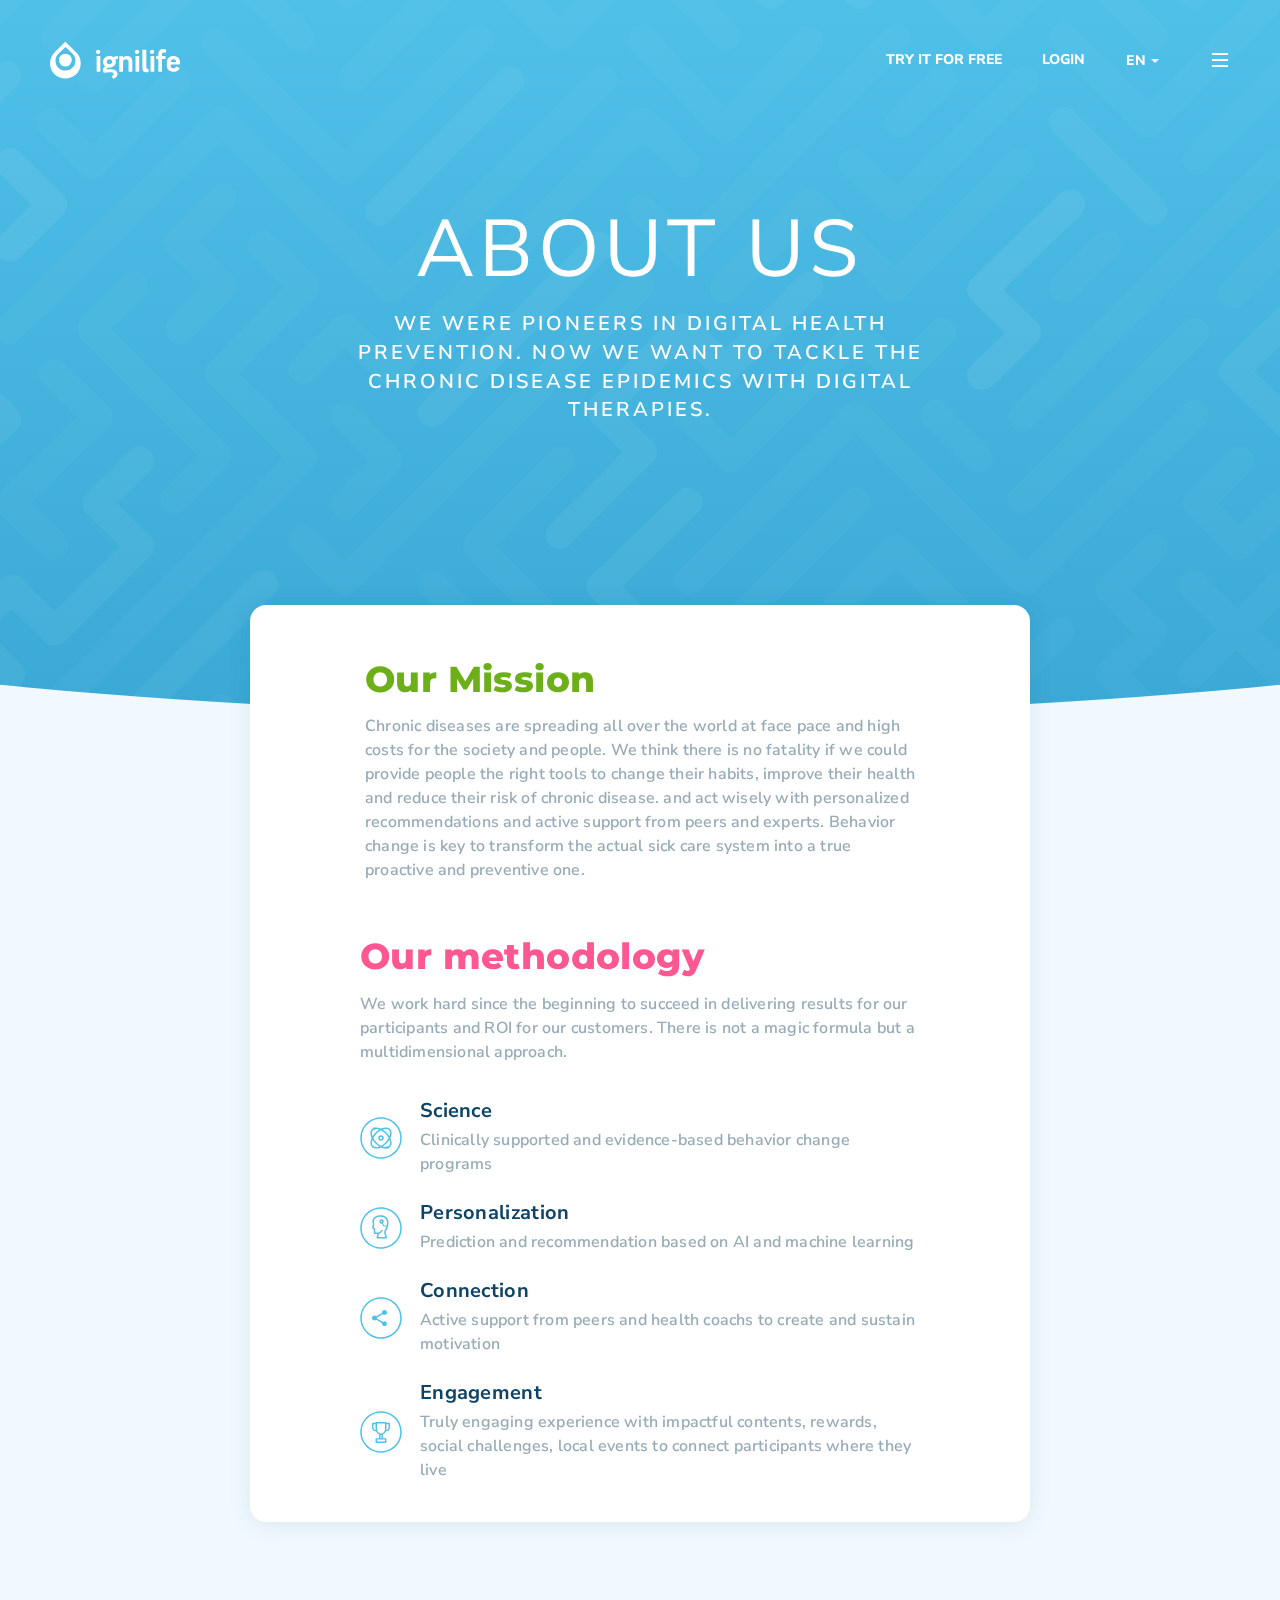
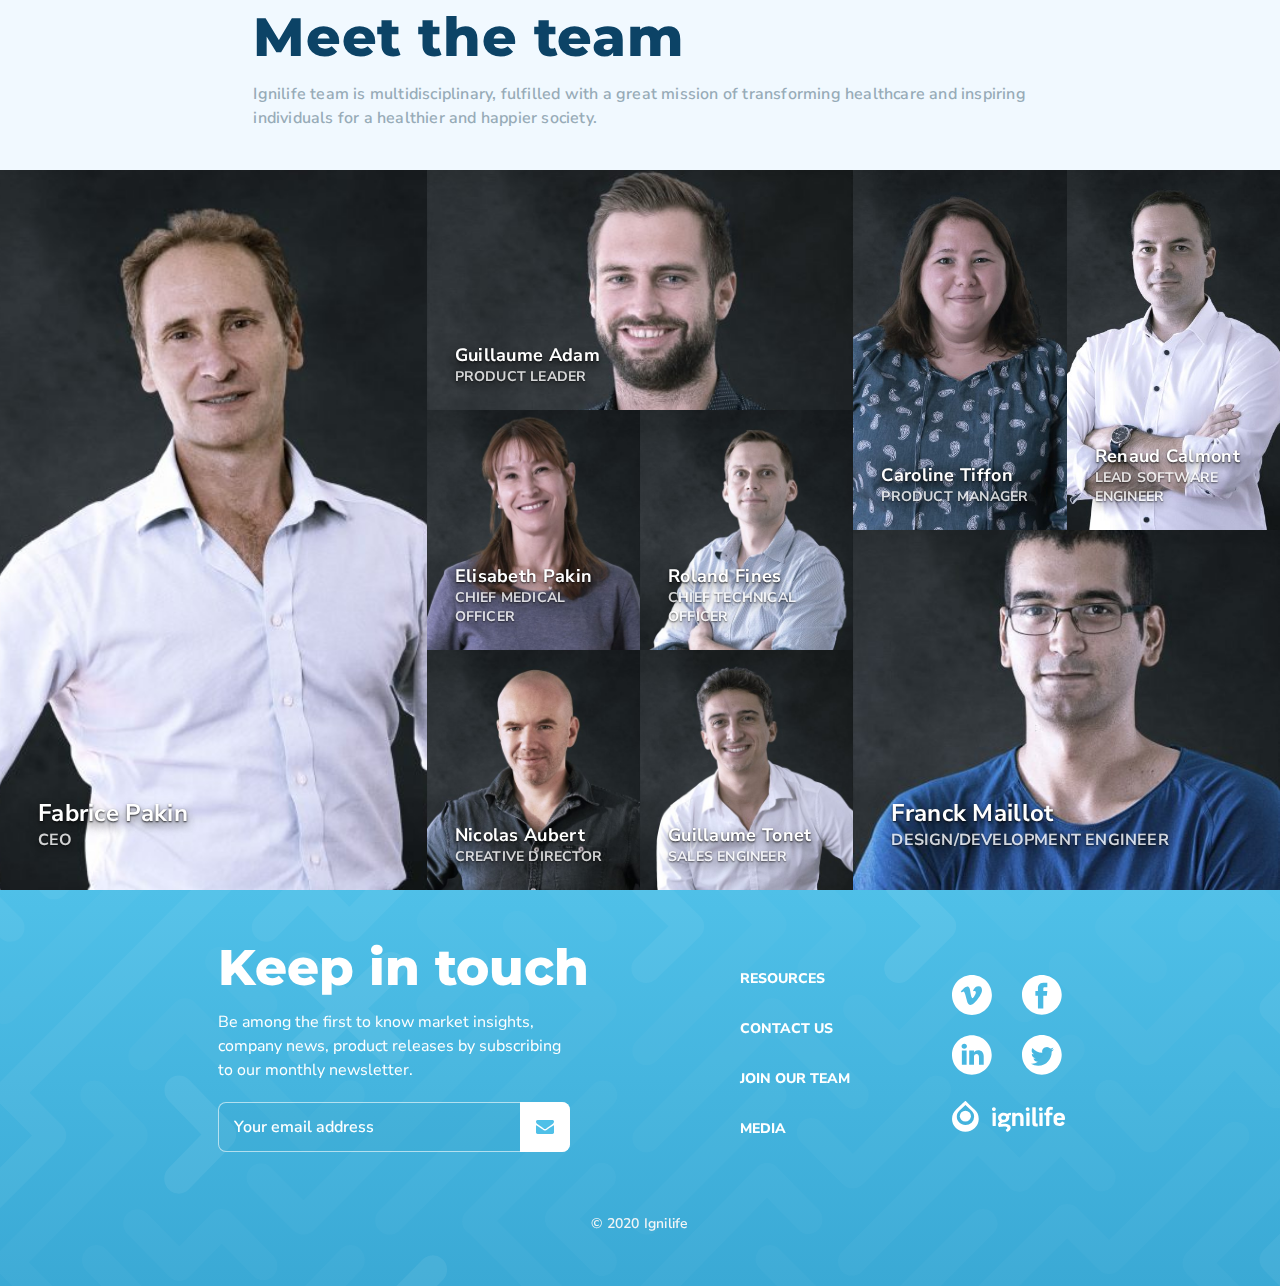
<file: about-us.html>
<!doctype html>
<html lang="en">

<head>
    <meta charset="utf-8">
    <meta name="viewport" content="width=device-width, initial-scale=1, shrink-to-fit=no">
    <meta name="robots" content="none" />
    <link href="https://fonts.googleapis.com/css?family=Montserrat:700,800" rel="stylesheet">
    <link href="https://fonts.googleapis.com/css?family=Nunito+Sans:400,600,700,800" rel="stylesheet">
    <link rel="stylesheet" href="css/third-party/bootstrap.min.css">
    <link rel="stylesheet" href="css/third-party/bootstrap-theme.min.css">
    <link rel="stylesheet" href="css/aboutUs.css">
    <link rel="shortcut icon" href="favicon.ico?v3" type="image/x-icon">
    <title>About us</title>
</head>

<body>
    <div class="container-fluid">
        <div class="row section header-with-bg">
            <div class="background-main-pattern rounded-bottom">
                <div class="background-pattern parallax"></div>
            </div>
            <div class="col-xs-12 col-lg-12">
                <div class="row header">
                    <div class="col-xs-12 hidden-lg">
                        <div class="header-wrapper header-mobile">
                            <div class="row vertical-align">
                                <div class="col-xs-4 pull-start"></div>
                                <div class="col-xs-4">
                                    <a class="icon-link" href="/">
                                        <svg xmlns="http://www.w3.org/2000/svg" id="imagesIconsLogoIcon" width="24"
                                            height="29" viewBox="0 0 24 29" class="chat-icon center-block">
                                            <g fill="#FFF" fill-rule="nonzero" transform="translate(0 .574)">
                                                <circle cx="11.827" cy="14.135" r="4.904" />
                                                <path
                                                    d="M20.172 8.182C18.127 6.099 11.803-.025 11.829 0c.026-.025-6.528 6.433-8.342 8.184C1.673 9.936 0 12.658 0 16.7c0 6.39 5.295 11.57 11.827 11.57s11.827-5.18 11.827-11.57c0-4.053-1.442-6.445-3.484-8.516l.002-.002zm-8.28 14.009c-4.216.01-7.643-3.325-7.655-7.45 0-2.607.908-4.177 2.259-5.489l5.4-5.17 5.41 5.17c1.35 1.314 2.257 2.882 2.257 5.49a7.39 7.39 0 0 1-2.256 5.28 7.725 7.725 0 0 1-5.414 2.169z" />
                                            </g>
                                        </svg>
                                    </a>
                                </div>
                                <div class="col-xs-4 pull-end">
                                    <a class="icon-link" data-toggle="modal" data-target="#menuModal">
                                        <div class="menu-button">
                                            <div></div>
                                            <div></div>
                                            <div></div>
                                        </div>
                                    </a>
                                </div>
                            </div>
                        </div>
                    </div>
                    <div class="col-lg-12 visible-lg-block ">
                        <div class="header-wrapper header-desktop">
                            <div class="row vertical-align">
                                <div class="col-lg-2 pull-start">
                                    <a class="icon-link" href="/">
                                        <svg xmlns="http://www.w3.org/2000/svg" id="imagesIconsLogoText" width="130"
                                            height="39" viewBox="0 0 130 39" class="center-block">
                                            <g fill="#FFF" fill-rule="nonzero">
                                                <g transform="translate(0 .746)">
                                                    <circle cx="15.375" cy="18.375" r="6.375" />
                                                    <path
                                                        d="M26.223 10.636C23.566 7.93 15.344-.033 15.378 0c.034-.033-8.487 8.363-10.845 10.64C2.175 12.915 0 16.455 0 21.71c0 8.306 6.884 15.04 15.375 15.04S30.75 30.016 30.75 21.71c0-5.27-1.875-8.378-4.53-11.07l.003-.004zM15.461 28.848c-5.482.014-9.937-4.322-9.953-9.685 0-3.39 1.18-5.43 2.936-7.135l7.02-6.72 7.034 6.72c1.756 1.708 2.933 3.746 2.933 7.135a9.607 9.607 0 0 1-2.932 6.865 10.043 10.043 0 0 1-7.038 2.82z" />
                                                </g>
                                                <path
                                                    d="M48.178 8.631a2.096 2.096 0 0 0-1.53.625c-.41.411-.642.975-.648 1.566.008.599.245 1.17.66 1.586.414.417.972.645 1.55.635 1.182-.017 2.142-.996 2.178-2.22a2.279 2.279 0 0 0-.667-1.57 2.121 2.121 0 0 0-1.543-.622zM49.833 14.937H47.15a.476.476 0 0 0-.393.155.505.505 0 0 0-.125.413v14.654c-.012.15.043.3.151.403a.474.474 0 0 0 .402.129h2.682c.347 0 .518-.141.518-.568V15.51a.532.532 0 0 0-.145-.42.502.502 0 0 0-.407-.153zM67.35 14.965a5.45 5.45 0 0 0-3.353 1.147.527.527 0 0 1-.63 0 7.385 7.385 0 0 0-4.049-1.177c-3.315 0-6.353 2.496-6.353 5.751 0 1.906.814 3.465 1.92 4.367.245.207.14.38-.07.52-1.15.727-1.92 2.154-1.92 3.23 0 1.215.209 1.942.697 2.599.209.27.453.485 1.118.38 1.711-.243 4.085-.555 5.585-.555 1.397 0 3.42.347 3.42 1.766 0 .832-.944 1.616-1.432 1.906-.488.291-.594.59-.35.902l1.085 1.616c.244.347.697.207 1.15.035 1.78-.808 3.35-2.738 3.35-4.577 0-3.57-3.63-4.747-7.297-4.747-1.16.019-2.315.135-3.455.347-.139.035-.272-.035-.21-.269.272-.832.98-1.664 1.921-1.699h.838c3.665 0 6.597-2.496 6.597-5.824a5.043 5.043 0 0 0-.453-2.078.286.286 0 0 1 .01-.273.29.29 0 0 1 .234-.142 7.378 7.378 0 0 1 1.712-.07c.453.035.523-.105.523-.45v-2.113c.003-.385-.135-.592-.588-.592zm-8.03 8.387c-1.627 0-2.617-1.177-2.617-2.496 0-1.32 1.085-2.563 2.791-2.563a2.552 2.552 0 0 1 1.862.725c.494.484.767 1.148.756 1.838.003 1.351-.977 2.493-2.791 2.493v.003zM77.029 14.935c-1.235 0-2.825.525-3.605 1.26-.175.21-.354.244-.387 0a2.427 2.427 0 0 1-.036-.525c0-.384-.14-.526-.494-.526h-2.745a.508.508 0 0 0-.422.143.498.498 0 0 0-.144.418v14.46a.487.487 0 0 0 .155.399c.11.102.261.149.41.127h2.716a.533.533 0 0 0 .436-.138.523.523 0 0 0 .165-.423v-9.21c0-1.54 1.06-2.658 2.685-2.658 1.944 0 2.746 1.119 2.746 2.697v9.207a.487.487 0 0 0 .154.398c.11.102.262.149.411.127h2.746a.497.497 0 0 0 .402-.153c.103-.11.15-.26.128-.408v-9.25c.01-3.496-1.612-5.945-5.321-5.945zM88.695 14.937h-2.683a.476.476 0 0 0-.392.155.505.505 0 0 0-.125.413v14.654c-.013.15.043.3.15.403a.474.474 0 0 0 .402.129h2.683c.346 0 .518-.141.518-.568V15.51a.532.532 0 0 0-.145-.42.502.502 0 0 0-.408-.153zM87.04 8.631a2.094 2.094 0 0 0-1.53.625 2.253 2.253 0 0 0-.648 1.566c.008.6.246 1.17.66 1.587a2.13 2.13 0 0 0 1.551.634c1.182-.017 2.142-.996 2.177-2.221-.027-1.238-1.017-2.219-2.21-2.191zM98.17 27.818h-.397c-1.152 0-1.44-.421-1.44-1.762V9.09a.43.43 0 0 0-.142-.344.451.451 0 0 0-.362-.113h-2.974a.453.453 0 0 0-.351.14.432.432 0 0 0-.116.353v17.375c0 3.31 1.119 4.824 4.392 4.824.409.005.817-.019 1.223-.071.397-.036.649-.14.649-.635V28.43c.008-.227-.065-.613-.482-.613zM103.74 14.937h-2.684a.476.476 0 0 0-.393.155.505.505 0 0 0-.125.413v14.654c-.012.15.043.3.151.403a.475.475 0 0 0 .402.129h2.684c.347 0 .516-.141.516-.568V15.51a.53.53 0 0 0-.143-.42.5.5 0 0 0-.408-.154zM102.084 8.631a2.096 2.096 0 0 0-1.53.625c-.41.411-.643.975-.648 1.566.007.599.244 1.17.659 1.587a2.13 2.13 0 0 0 1.55.634c1.184-.015 2.145-.995 2.179-2.221a2.279 2.279 0 0 0-.667-1.57 2.121 2.121 0 0 0-1.543-.621zM115.54 8.39a8.122 8.122 0 0 0-2.568-.39c-2.977 0-4.633 2.152-4.633 4.66v1.975c0 .246-.102.386-.405.386h-1.216a.476.476 0 0 0-.387.135.521.521 0 0 0-.155.394v2.044a.495.495 0 0 0 .133.39.451.451 0 0 0 .375.14h1.216c.305 0 .405.246.405.528v11.51a.505.505 0 0 0 .148.4.46.46 0 0 0 .393.129h2.604a.46.46 0 0 0 .394-.128.505.505 0 0 0 .148-.401V18.617c0-.25.068-.494.473-.494h2.567a.449.449 0 0 0 .374-.138.492.492 0 0 0 .13-.39V15.55a.521.521 0 0 0-.153-.394.476.476 0 0 0-.388-.135h-2.59c-.305 0-.405-.107-.405-.353v-1.483c0-1.022.507-1.729 1.487-1.729.444.019.885.09 1.314.211.61.178.88.071.983-.422l.404-2.009c.098-.6-.31-.74-.649-.846zM123.411 14.935c-3.871 0-6.581 2.444-6.581 6.022v3.888c0 3.511 2.638 5.851 6.65 5.851 2.428 0 4.714-.93 5.947-3.062.21-.412-.036-.652-.457-.93l-1.725-1.07c-.421-.267-.599-.104-.845.171-.67.802-1.583 1.618-2.991 1.618-1.62 0-2.71-1.238-2.71-2.72v-.51c0-.31.21-.586.703-.586h7.604a.992.992 0 0 0 .723-.305.947.947 0 0 0 .261-.727v-1.618c0-3.714-2.78-6.022-6.579-6.022zm2.215 6.15h-4.257c-.46 0-.599-.17-.599-.481.14-1.308 1.127-2.407 2.674-2.407 1.367 0 2.5.861 2.674 2.236.036.353-.104.66-.492.66v-.008z" />
                                            </g>
                                        </svg>
                                    </a>
                                </div>
                                <div class="col-lg-4 col-lg-offset-6 header-links-wrapper">
                                    <a class="header-link try-it link" href="/#tryItForFree">try it for free</a>
                                    <a class="header-link login link" href="404.html"
                                        rel="noopener noreferrer">login</a>
                                    <div id="languageDropdown" class="dropdown">
                                        <button class="btn btn-default dropdown-toggle" type="button"
                                            id="dropdownMenuHeader" data-toggle="dropdown" aria-haspopup="true"
                                            aria-expanded="true">En<span class="caret"></span>
                                        </button>
                                        <ul class="dropdown-menu" id="dropdownLanguageOpenedMenu"
                                            aria-labelledby="dropdownMenuHeader">
                                            <li><a href="#">de</a></li>
                                            <li><a href="#">Fr</a></li>
                                        </ul>
                                    </div>
                                    <a class="icon-link" data-toggle="modal" data-target="#menuModal">
                                        <div class="menu-button">
                                            <div></div>
                                            <div></div>
                                            <div></div>
                                        </div>
                                    </a>
                                </div>
                            </div>
                        </div>
                    </div>
                </div>
            </div>
            <div class="row title">
                <div class="col-xs-10 col-xs-offset-1 col-lg-8 col-lg-offset-2">
                    <p class="text-center">ABOUT US</p>
                </div>
                <div class="col-xs-10 col-xs-offset-1 col-lg-6 col-lg-offset-3">
                    <p class="text-center">
                        We were pioneers in digital health prevention. Now we want to tackle the chronic disease
                        epidemics
                        with digital therapies.
                    </p>
                </div>
            </div>
        </div>
        <div class="row section body">
            <div class="col-lg-10 col-lg-offset-1 col-xs-12">
                <div class="row data-wrapper">
                    <div class="col-lg-12 col-xs-12">
                        <div class="item">
                            <p class="title">Our Mission</p>
                            <div class="text">
                                <p>
                                    Chronic diseases are spreading all over the world at face pace and high costs for
                                    the
                                    society and people. We think there is no fatality if we could provide people the
                                    right
                                    tools to change their habits, improve their health and reduce their risk of chronic
                                    disease.
                                    and act wisely with personalized recommendations and active support from peers and
                                    experts.
                                    Behavior change is key to transform the actual sick care system into a true
                                    proactive
                                    and preventive one.
                                </p>
                            </div>
                        </div>
                    </div>
                    <div class="col-lg-12 col-xs-12">
                        <div class="item">
                            <p class="title">Our methodology</p>
                            <div class="text">
                                <p>
                                    We work hard since the beginning to succeed in delivering results for our
                                    participants
                                    and ROI for our customers. There is not a magic formula but a multidimensional
                                    approach.
                                </p>
                            </div>
                        </div>
                    </div>










                    <div class="col-lg-12 col-xs-12">
                        <div class="list">
                            <div class="list-item">
                                <div class="icon"><img src="images/icons/aboutUs/science.svg" /></div>
                                <div class="name">Science</div>
                                <div class="text">
                                    Clinically supported and evidence-based behavior change programs
                                </div>
                            </div>
                            <div class="list-item">
                                <div class="icon"><img src="images/icons/aboutUs/ai.svg" /></div>
                                <div class="name">Personalization</div>
                                <div class="text">
                                    Prediction and recommendation based on AI and machine learning
                                </div>
                            </div>
                            <div class="list-item">
                                <div class="icon"><img src="images/icons/aboutUs/connection.svg" /></div>
                                <div class="name">Connection</div>
                                <div class="text">
                                    Active support from peers and health coachs to create and sustain motivation
                                </div>
                            </div>
                            <div class="list-item">
                                <div class="icon"><img src="images/icons/aboutUs/winnercup.svg" /></div>
                                <div class="name">Engagement</div>
                                <div class="text">
                                    Truly engaging experience with impactful contents, rewards, social challenges,
                                    local events to connect participants where they live
                                </div>
                            </div>
                        </div>
                    </div>
                </div>
            </div>
            <div class="col-lg-8 col-lg-offset-2 col-xs-12">
                <div class="text-wrapper">
                    <p class="title">Meet the team</p>
                    <p class="text">
                        Ignilife team is multidisciplinary, fulfilled with a great mission of transforming healthcare
                        and
                        inspiring individuals for a healthier and happier society.
                    </p>
                </div>
            </div>
            <div class="col-lg-12 col-xs-12 ">
                <div class="row img-wrapper-main">
                    <div class="col-lg-4 col-xs-12">
                        <div class="img-wrapper count-1">
                            <a class="img-wrapper-item" href="#">
                                <img src="images/about-us/1.jpg" />
                                <p class="title">
                                    <span class="name">Fabrice Pakin</span>
                                    <span class="description">CEO</span>
                                </p>
                            </a>
                        </div>
                    </div>
                    <div class="col-lg-4 col-xs-12">
                        <div class="img-wrapper count-5">
                            <a class="img-wrapper-item" href="#">
                                <img src="images/about-us/2.jpg" />
                                <p class="title">
                                    <span class="name">Guillaume Adam</span>
                                    <span class="description">Product Leader</span>
                                </p>
                            </a>
                            <a class="img-wrapper-item" href="#">
                                <img src="images/about-us/3.jpg" />
                                <p class="title">
                                    <span class="name">Elisabeth Pakin</span>
                                    <span class="description">Chief Medical Officer</span>
                                </p>
                            </a>
                            <a class="img-wrapper-item" href="#">
                                <img src="images/about-us/4.jpg" />
                                <p class="title">
                                    <span class="name">Roland Fines</span>
                                    <span class="description">Chief Technical Officer</span>
                                </p>
                            </a>
                            <a class="img-wrapper-item" href="#">
                                <img src="images/about-us/5.jpg" />
                                <p class="title">
                                    <span class="name">Nicolas Aubert</span>
                                    <span class="description">Creative Director</span>
                                </p>
                            </a>
                            <a class="img-wrapper-item" href="#">
                                <img src="images/about-us/6.jpg" />
                                <p class="title">
                                    <span class="name">Guillaume Tonet</span>
                                    <span class="description">Sales Engineer</span>
                                </p>
                            </a>
                        </div>
                    </div>
                    <div class="col-lg-4 col-xs-12">
                        <div class="img-wrapper count-3">
                            <a class="img-wrapper-item" href="#">
                                <img src="images/about-us/7.jpg" />
                                <p class="title">
                                    <span class="name">Caroline Tiffon</span>
                                    <span class="description">Product Manager</span>
                                </p>
                            </a>
                            <a class="img-wrapper-item" href="#">
                                <img src="images/about-us/8.jpg" />
                                <p class="title">
                                    <span class="name">Renaud Calmont</span>
                                    <span class="description">Lead Software Engineer</span>
                                </p>
                            </a>
                            <a class="img-wrapper-item" href="#">
                                <img src="images/about-us/9.jpg" />
                                <p class="title">
                                    <span class="name">Franck Maillot</span>
                                    <span class="description">Design/Development Engineer</span>
                                </p>
                            </a>
                        </div>
                    </div>
                </div>
            </div>
        </div>
        <div class="row section footer-wrapper">
            <div class="background-main-pattern">
                <div class="background-pattern parallax"></div>
            </div>
            <div class="col-lg-12 col-xs-12">
                <div class="row max-width-container">
                    <div class="col-lg-8 col-xs-12 col-lg-offset-2">
                        <div class="row footer">
                            <div class="col-xs-12 col-lg-5 ">
                                <p class="title">Keep in touch</p>
                                <p class="text">
                                    Be among the first to know market insights, company news, product releases by
                                    subscribing to our
                                    monthly newsletter.
                                </p>
                                <div class="email-footer-wrapper submit-inline white">
                                    <div class="hbspt-form">
                                        <form novalidate="" class="hs-form">
                                            <div class="hs-form-field">
                                                <input type="email" name="email" placeholder="Your email address"
                                                    autocomplete="off" />
                                            </div>
                                            <div class="hs_submit hs-submit">
                                                <div class="actions">
                                                    <input type="submit" value="Try it for free"
                                                        class="hs-button primary large">
                                                </div>
                                            </div>
                                        </form>
                                        <div class="submitted-message">
                                            <p>Thanks for submiting the form!</p>
                                        </div>
                                    </div>






                                </div>
                            </div>
                            <div class="col-lg-2 col-lg-offset-2 col-xs-12">
                                <div class="row links-wrapper">
                                    <div class="col-xs-6 col-lg-12"><a class="link" href="resources.html">Resources</a>
                                    </div>
                                    <div class="col-xs-6 col-lg-12"><a class="link" href="contacts.html">Contact us</a>
                                    </div>
                                    <div class="col-xs-6 col-lg-12"><a class="link" href="join-our-team.html">Join our
                                            Team</a></div>
                                    <div class="col-xs-6 col-lg-12"><a class="link" href="media.html">Media</a></div>
                                </div>
                            </div>
                            <div class="col-lg-2 col-lg-offset-1 col-xs-12">
                                <div class="row social-links-wrapper">
                                    <div class="col-xs-3 col-lg-6 link-wrapper">
                                        <a class="icon-link" target="_blank"><img
                                                src="images/socials-footer/vimeo-normal.svg" /></a>
                                    </div>
                                    <div class="col-xs-3 col-lg-6 link-wrapper">
                                        <a class="icon-link" target="_blank"><img
                                                src="images/socials-footer/fb-normal.svg" /></a>
                                    </div>
                                    <div class="col-xs-3 col-lg-6 link-wrapper">
                                        <a class="icon-link" target="_blank"><img
                                                src="images/socials-footer/linkedin-normal.svg" /></a>
                                    </div>
                                    <div class="col-xs-3 col-lg-6 link-wrapper">
                                        <a class="icon-link" target="_blank"><img
                                                src="images/socials-footer/twitter-normal.svg" /></a>
                                    </div>
                                    <div class="col-xs-12 col-lg-12 text-center logo-container">
                                        <a class="icon-link" href="/"><img width="113"
                                                src="images/icons/logo-text.svg" /></a>
                                    </div>
                                </div>
                            </div>
                        </div>
                        <div class="row">
                            <div class="col-lg-12 col-xs-12">
                                <p class="copyright">&copy; 2020 Ignilife</p>
                            </div>
                        </div>
                    </div>
                </div>
            </div>
        </div>
    </div>
    <div class="modal fade" id="menuModal" tabindex="-1" role="dialog" aria-labelledby="myModalLabel">
        <div class="modal-dialog" role="document">
            <div class="modal-content">

                <div class="modal-header">
                    <div class="header-main-wrapper hidden-lg">
                        <div class="header-wrapper">
                            <div class="text-left"></div>
                            <div class="text-center">
                                <svg xmlns="http://www.w3.org/2000/svg" id="imagesIconsLogoIcon" width="24" height="29"
                                    viewBox="0 0 24 29" class="blue center-block">
                                    <g fill="#FFF" fill-rule="nonzero" transform="translate(0 .574)">
                                        <circle cx="11.827" cy="14.135" r="4.904" />
                                        <path
                                            d="M20.172 8.182C18.127 6.099 11.803-.025 11.829 0c.026-.025-6.528 6.433-8.342 8.184C1.673 9.936 0 12.658 0 16.7c0 6.39 5.295 11.57 11.827 11.57s11.827-5.18 11.827-11.57c0-4.053-1.442-6.445-3.484-8.516l.002-.002zm-8.28 14.009c-4.216.01-7.643-3.325-7.655-7.45 0-2.607.908-4.177 2.259-5.489l5.4-5.17 5.41 5.17c1.35 1.314 2.257 2.882 2.257 5.49a7.39 7.39 0 0 1-2.256 5.28 7.725 7.725 0 0 1-5.414 2.169z" />
                                    </g>
                                </svg>
                            </div>
                            <div class="text-right">
                                <button type="button" class="close icon-link" data-dismiss="modal" aria-label="Close">
                                    <svg xmlns="http://www.w3.org/2000/svg" id="imagesIconsClose" width="18" height="18"
                                        viewBox="0 0 18 18" class="blue center-block">
                                        <path fill="#FFF" fill-rule="evenodd"
                                            d="M9 7.205l5.983-5.983a1.27 1.27 0 1 1 1.795 1.795L10.795 9l5.983 5.983a1.27 1.27 0 0 1-1.795 1.795L9 10.795l-5.983 5.983a1.27 1.27 0 0 1-1.795-1.795L7.205 9 1.222 3.017a1.27 1.27 0 1 1 1.795-1.795L9 7.205z" />
                                    </svg>
                                </button>
                            </div>
                        </div>
                    </div>
                    <div class="header-main-wrapper visible-lg-block">
                        <div class="header-wrapper">
                            <div class="text-left">
                                <svg xmlns="http://www.w3.org/2000/svg" id="imagesIconsLogoText" width="130" height="39"
                                    viewBox="0 0 130 39" class="blue center-block">
                                    <g fill="#FFF" fill-rule="nonzero">
                                        <g transform="translate(0 .746)">
                                            <circle cx="15.375" cy="18.375" r="6.375" />
                                            <path
                                                d="M26.223 10.636C23.566 7.93 15.344-.033 15.378 0c.034-.033-8.487 8.363-10.845 10.64C2.175 12.915 0 16.455 0 21.71c0 8.306 6.884 15.04 15.375 15.04S30.75 30.016 30.75 21.71c0-5.27-1.875-8.378-4.53-11.07l.003-.004zM15.461 28.848c-5.482.014-9.937-4.322-9.953-9.685 0-3.39 1.18-5.43 2.936-7.135l7.02-6.72 7.034 6.72c1.756 1.708 2.933 3.746 2.933 7.135a9.607 9.607 0 0 1-2.932 6.865 10.043 10.043 0 0 1-7.038 2.82z" />
                                        </g>
                                        <path
                                            d="M48.178 8.631a2.096 2.096 0 0 0-1.53.625c-.41.411-.642.975-.648 1.566.008.599.245 1.17.66 1.586.414.417.972.645 1.55.635 1.182-.017 2.142-.996 2.178-2.22a2.279 2.279 0 0 0-.667-1.57 2.121 2.121 0 0 0-1.543-.622zM49.833 14.937H47.15a.476.476 0 0 0-.393.155.505.505 0 0 0-.125.413v14.654c-.012.15.043.3.151.403a.474.474 0 0 0 .402.129h2.682c.347 0 .518-.141.518-.568V15.51a.532.532 0 0 0-.145-.42.502.502 0 0 0-.407-.153zM67.35 14.965a5.45 5.45 0 0 0-3.353 1.147.527.527 0 0 1-.63 0 7.385 7.385 0 0 0-4.049-1.177c-3.315 0-6.353 2.496-6.353 5.751 0 1.906.814 3.465 1.92 4.367.245.207.14.38-.07.52-1.15.727-1.92 2.154-1.92 3.23 0 1.215.209 1.942.697 2.599.209.27.453.485 1.118.38 1.711-.243 4.085-.555 5.585-.555 1.397 0 3.42.347 3.42 1.766 0 .832-.944 1.616-1.432 1.906-.488.291-.594.59-.35.902l1.085 1.616c.244.347.697.207 1.15.035 1.78-.808 3.35-2.738 3.35-4.577 0-3.57-3.63-4.747-7.297-4.747-1.16.019-2.315.135-3.455.347-.139.035-.272-.035-.21-.269.272-.832.98-1.664 1.921-1.699h.838c3.665 0 6.597-2.496 6.597-5.824a5.043 5.043 0 0 0-.453-2.078.286.286 0 0 1 .01-.273.29.29 0 0 1 .234-.142 7.378 7.378 0 0 1 1.712-.07c.453.035.523-.105.523-.45v-2.113c.003-.385-.135-.592-.588-.592zm-8.03 8.387c-1.627 0-2.617-1.177-2.617-2.496 0-1.32 1.085-2.563 2.791-2.563a2.552 2.552 0 0 1 1.862.725c.494.484.767 1.148.756 1.838.003 1.351-.977 2.493-2.791 2.493v.003zM77.029 14.935c-1.235 0-2.825.525-3.605 1.26-.175.21-.354.244-.387 0a2.427 2.427 0 0 1-.036-.525c0-.384-.14-.526-.494-.526h-2.745a.508.508 0 0 0-.422.143.498.498 0 0 0-.144.418v14.46a.487.487 0 0 0 .155.399c.11.102.261.149.41.127h2.716a.533.533 0 0 0 .436-.138.523.523 0 0 0 .165-.423v-9.21c0-1.54 1.06-2.658 2.685-2.658 1.944 0 2.746 1.119 2.746 2.697v9.207a.487.487 0 0 0 .154.398c.11.102.262.149.411.127h2.746a.497.497 0 0 0 .402-.153c.103-.11.15-.26.128-.408v-9.25c.01-3.496-1.612-5.945-5.321-5.945zM88.695 14.937h-2.683a.476.476 0 0 0-.392.155.505.505 0 0 0-.125.413v14.654c-.013.15.043.3.15.403a.474.474 0 0 0 .402.129h2.683c.346 0 .518-.141.518-.568V15.51a.532.532 0 0 0-.145-.42.502.502 0 0 0-.408-.153zM87.04 8.631a2.094 2.094 0 0 0-1.53.625 2.253 2.253 0 0 0-.648 1.566c.008.6.246 1.17.66 1.587a2.13 2.13 0 0 0 1.551.634c1.182-.017 2.142-.996 2.177-2.221-.027-1.238-1.017-2.219-2.21-2.191zM98.17 27.818h-.397c-1.152 0-1.44-.421-1.44-1.762V9.09a.43.43 0 0 0-.142-.344.451.451 0 0 0-.362-.113h-2.974a.453.453 0 0 0-.351.14.432.432 0 0 0-.116.353v17.375c0 3.31 1.119 4.824 4.392 4.824.409.005.817-.019 1.223-.071.397-.036.649-.14.649-.635V28.43c.008-.227-.065-.613-.482-.613zM103.74 14.937h-2.684a.476.476 0 0 0-.393.155.505.505 0 0 0-.125.413v14.654c-.012.15.043.3.151.403a.475.475 0 0 0 .402.129h2.684c.347 0 .516-.141.516-.568V15.51a.53.53 0 0 0-.143-.42.5.5 0 0 0-.408-.154zM102.084 8.631a2.096 2.096 0 0 0-1.53.625c-.41.411-.643.975-.648 1.566.007.599.244 1.17.659 1.587a2.13 2.13 0 0 0 1.55.634c1.184-.015 2.145-.995 2.179-2.221a2.279 2.279 0 0 0-.667-1.57 2.121 2.121 0 0 0-1.543-.621zM115.54 8.39a8.122 8.122 0 0 0-2.568-.39c-2.977 0-4.633 2.152-4.633 4.66v1.975c0 .246-.102.386-.405.386h-1.216a.476.476 0 0 0-.387.135.521.521 0 0 0-.155.394v2.044a.495.495 0 0 0 .133.39.451.451 0 0 0 .375.14h1.216c.305 0 .405.246.405.528v11.51a.505.505 0 0 0 .148.4.46.46 0 0 0 .393.129h2.604a.46.46 0 0 0 .394-.128.505.505 0 0 0 .148-.401V18.617c0-.25.068-.494.473-.494h2.567a.449.449 0 0 0 .374-.138.492.492 0 0 0 .13-.39V15.55a.521.521 0 0 0-.153-.394.476.476 0 0 0-.388-.135h-2.59c-.305 0-.405-.107-.405-.353v-1.483c0-1.022.507-1.729 1.487-1.729.444.019.885.09 1.314.211.61.178.88.071.983-.422l.404-2.009c.098-.6-.31-.74-.649-.846zM123.411 14.935c-3.871 0-6.581 2.444-6.581 6.022v3.888c0 3.511 2.638 5.851 6.65 5.851 2.428 0 4.714-.93 5.947-3.062.21-.412-.036-.652-.457-.93l-1.725-1.07c-.421-.267-.599-.104-.845.171-.67.802-1.583 1.618-2.991 1.618-1.62 0-2.71-1.238-2.71-2.72v-.51c0-.31.21-.586.703-.586h7.604a.992.992 0 0 0 .723-.305.947.947 0 0 0 .261-.727v-1.618c0-3.714-2.78-6.022-6.579-6.022zm2.215 6.15h-4.257c-.46 0-.599-.17-.599-.481.14-1.308 1.127-2.407 2.674-2.407 1.367 0 2.5.861 2.674 2.236.036.353-.104.66-.492.66v-.008z" />
                                    </g>
                                </svg>
                            </div>
                            <div class="text-right">
                                <button type="button" class="close icon-link" data-dismiss="modal" aria-label="Close">
                                    <svg xmlns="http://www.w3.org/2000/svg" id="imagesIconsClose" width="18" height="18"
                                        viewBox="0 0 18 18" class="white center-block">
                                        <path fill="#FFF" fill-rule="evenodd"
                                            d="M9 7.205l5.983-5.983a1.27 1.27 0 1 1 1.795 1.795L10.795 9l5.983 5.983a1.27 1.27 0 0 1-1.795 1.795L9 10.795l-5.983 5.983a1.27 1.27 0 0 1-1.795-1.795L7.205 9 1.222 3.017a1.27 1.27 0 1 1 1.795-1.795L9 7.205z" />
                                    </svg>
                                </button>
                            </div>
                        </div>
                    </div>
                </div>

                <div class="modal-body">
                    <div class=" controls hidden-lg">
                        <a href="404.html" class="login-link" rel="noopener noreferrer">
                            <button type="button" class="btn login stroke btn-block">Login</button>
                        </a>
                        <div id="languageDropdown" class="dropdown menu">
                            <button class="btn stroke btn-block dropdown-toggle" type="button" id="dropdownMenu"
                                data-toggle="dropdown" aria-haspopup="true"
                                aria-expanded="true">En<span class="caret"></span>
                            </button>
                            <ul class="dropdown-menu full-width" id="dropdownLanguageOpenedMenu"
                                aria-labelledby="dropdownMenu">
                                <li><a href="#">de</a></li>
                                <li><a href="#">fr</a></li>
                            </ul>
                        </div>
                    </div>
                    <ul class="list-group">
                        <li class="list-group-item"><a href="/">HOME</a></li>
                        <li class="list-group-item"><a href="request-demo.html">REQUEST DEMO</a></li>
                        <li class="list-group-item"><a href="pricing.html">PRICING</a></li>
                        <li class="list-group-item"><a href="about-us.html">ABOUT</a></li>
                        <li class="list-group-item"><a href="our-blog.html">BLOG</a></li>
                        <li class="list-group-item hidden-lg"><a href="contacts.html">CONTACT US</a></li>
                        <li class="list-group-item hidden-lg"><a href="join-our-team.html">JOIN OUR TEAM</a></li>
                        <li class="list-group-item hidden-lg"><a href="media.html">MEDIA</a></li>
                    </ul>
                </div>
                <div class="modal-footer">
                    <div class="footer mobile hidden-lg">
                        <a href="/#tryItForFree" class="try-it" onclick="$('#menuModal').modal('hide')">
                            <button type="button" class="btn pink btn-block">Try it for free</button>
                        </a>
                    </div>
                    <div class="footer desktop visible-lg-block">
                        <div class="links-wrapper">
                            <a class="link" href="contacts.html">Contact us</a>
                            <a class="link" href="resources.html">Resources</a>
                            <a class="link" href="join-our-team.html">Join our Team</a>
                            <a class="link" href="media.html">Media</a>
                        </div>
                    </div>
                </div>
            </div>
        </div>
    </div>
    <script src="js/third-party/jquery-2.2.4.min.js"></script>
    <script src="js/third-party/bootstrap.min.js"></script>
    <script src="js/aboutUs.js"></script>
</body>

</html>
</file>
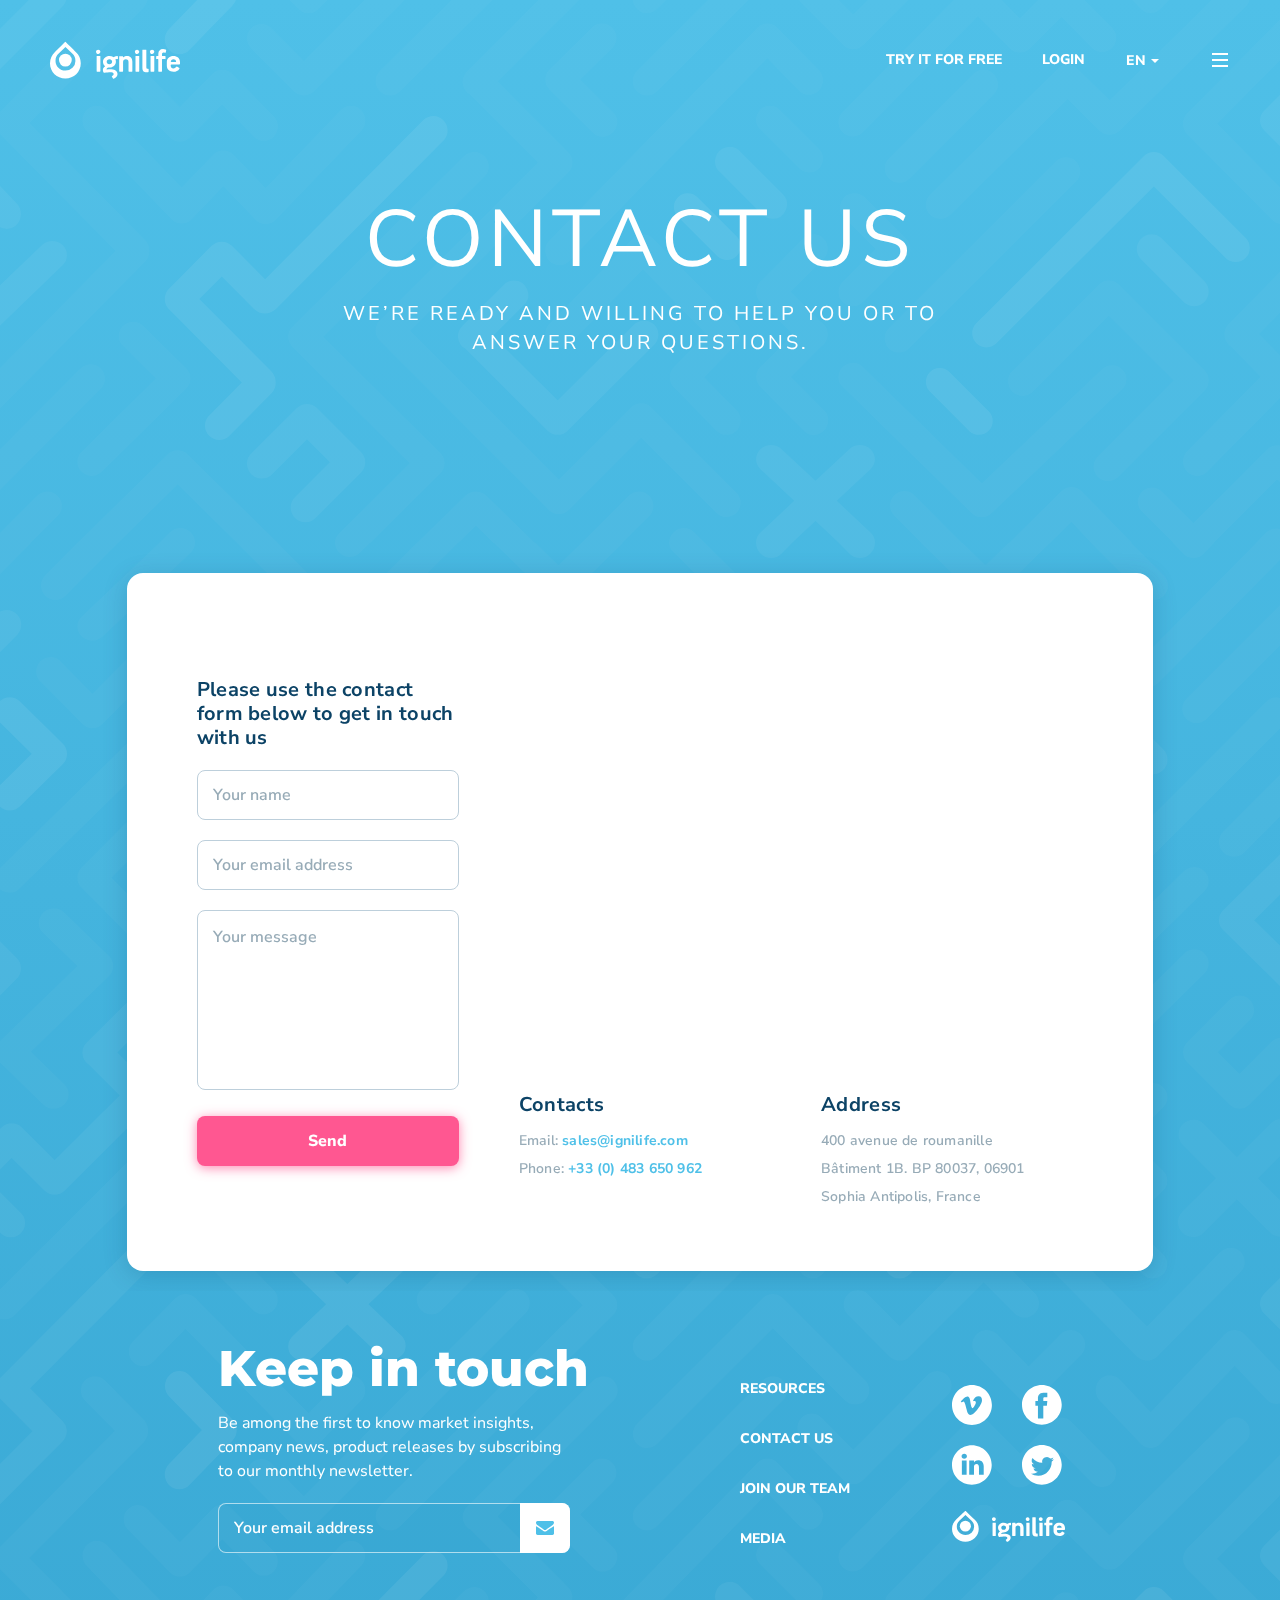
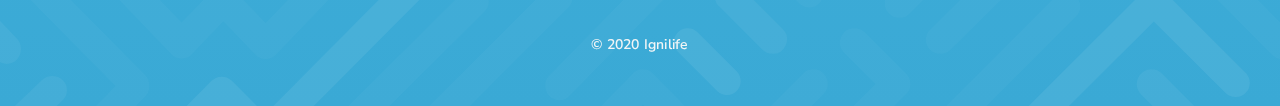
<file: contacts.html>
<!doctype html>
<html lang="en">

<head>
    <meta charset="utf-8">
    <meta name="viewport" content="width=device-width, initial-scale=1, shrink-to-fit=no">
    <meta name="robots" content="none" />
    <link href="https://fonts.googleapis.com/css?family=Montserrat:700,800" rel="stylesheet">
    <link href="https://fonts.googleapis.com/css?family=Nunito+Sans:400,600,700,800" rel="stylesheet">
    <link rel="stylesheet" href="css/third-party/bootstrap.min.css">
    <link rel="stylesheet" href="css/third-party/bootstrap-theme.min.css">
    <link rel="stylesheet" href="css/contacts.css">
    <link rel="shortcut icon" href="favicon.ico?v3" type="image/x-icon">
    <title>Contact us</title>
</head>

<body>
    <div class="container-fluid">
        <div class="background-main-pattern">
            <div class="background-pattern parallax"></div>
        </div>
        <div class="row section header-with-bg">
            <div class="col-xs-12 col-lg-12">
                <div class="row header">
                    <div class="col-xs-12 hidden-lg">
                        <div class="header-wrapper header-mobile">
                            <div class="row vertical-align">
                                <div class="col-xs-4 pull-start"></div>
                                <div class="col-xs-4">
                                    <a class="icon-link" href="/">
                                        <svg xmlns="http://www.w3.org/2000/svg" id="imagesIconsLogoIcon" width="24"
                                            height="29" viewBox="0 0 24 29" class="chat-icon center-block">
                                            <g fill="#FFF" fill-rule="nonzero" transform="translate(0 .574)">
                                                <circle cx="11.827" cy="14.135" r="4.904" />
                                                <path
                                                    d="M20.172 8.182C18.127 6.099 11.803-.025 11.829 0c.026-.025-6.528 6.433-8.342 8.184C1.673 9.936 0 12.658 0 16.7c0 6.39 5.295 11.57 11.827 11.57s11.827-5.18 11.827-11.57c0-4.053-1.442-6.445-3.484-8.516l.002-.002zm-8.28 14.009c-4.216.01-7.643-3.325-7.655-7.45 0-2.607.908-4.177 2.259-5.489l5.4-5.17 5.41 5.17c1.35 1.314 2.257 2.882 2.257 5.49a7.39 7.39 0 0 1-2.256 5.28 7.725 7.725 0 0 1-5.414 2.169z" />
                                            </g>
                                        </svg>
                                    </a>
                                </div>
                                <div class="col-xs-4 pull-end">
                                    <a class="icon-link" data-toggle="modal" data-target="#menuModal">
                                        <div class="menu-button">
                                            <div></div>
                                            <div></div>
                                            <div></div>
                                        </div>
                                    </a>
                                </div>
                            </div>
                        </div>
                    </div>
                    <div class="col-lg-12 visible-lg-block ">
                        <div class="header-wrapper header-desktop">
                            <div class="row vertical-align">
                                <div class="col-lg-2 pull-start">
                                    <a class="icon-link" href="/">
                                        <svg xmlns="http://www.w3.org/2000/svg" id="imagesIconsLogoText" width="130"
                                            height="39" viewBox="0 0 130 39" class="center-block">
                                            <g fill="#FFF" fill-rule="nonzero">
                                                <g transform="translate(0 .746)">
                                                    <circle cx="15.375" cy="18.375" r="6.375" />
                                                    <path
                                                        d="M26.223 10.636C23.566 7.93 15.344-.033 15.378 0c.034-.033-8.487 8.363-10.845 10.64C2.175 12.915 0 16.455 0 21.71c0 8.306 6.884 15.04 15.375 15.04S30.75 30.016 30.75 21.71c0-5.27-1.875-8.378-4.53-11.07l.003-.004zM15.461 28.848c-5.482.014-9.937-4.322-9.953-9.685 0-3.39 1.18-5.43 2.936-7.135l7.02-6.72 7.034 6.72c1.756 1.708 2.933 3.746 2.933 7.135a9.607 9.607 0 0 1-2.932 6.865 10.043 10.043 0 0 1-7.038 2.82z" />
                                                </g>
                                                <path
                                                    d="M48.178 8.631a2.096 2.096 0 0 0-1.53.625c-.41.411-.642.975-.648 1.566.008.599.245 1.17.66 1.586.414.417.972.645 1.55.635 1.182-.017 2.142-.996 2.178-2.22a2.279 2.279 0 0 0-.667-1.57 2.121 2.121 0 0 0-1.543-.622zM49.833 14.937H47.15a.476.476 0 0 0-.393.155.505.505 0 0 0-.125.413v14.654c-.012.15.043.3.151.403a.474.474 0 0 0 .402.129h2.682c.347 0 .518-.141.518-.568V15.51a.532.532 0 0 0-.145-.42.502.502 0 0 0-.407-.153zM67.35 14.965a5.45 5.45 0 0 0-3.353 1.147.527.527 0 0 1-.63 0 7.385 7.385 0 0 0-4.049-1.177c-3.315 0-6.353 2.496-6.353 5.751 0 1.906.814 3.465 1.92 4.367.245.207.14.38-.07.52-1.15.727-1.92 2.154-1.92 3.23 0 1.215.209 1.942.697 2.599.209.27.453.485 1.118.38 1.711-.243 4.085-.555 5.585-.555 1.397 0 3.42.347 3.42 1.766 0 .832-.944 1.616-1.432 1.906-.488.291-.594.59-.35.902l1.085 1.616c.244.347.697.207 1.15.035 1.78-.808 3.35-2.738 3.35-4.577 0-3.57-3.63-4.747-7.297-4.747-1.16.019-2.315.135-3.455.347-.139.035-.272-.035-.21-.269.272-.832.98-1.664 1.921-1.699h.838c3.665 0 6.597-2.496 6.597-5.824a5.043 5.043 0 0 0-.453-2.078.286.286 0 0 1 .01-.273.29.29 0 0 1 .234-.142 7.378 7.378 0 0 1 1.712-.07c.453.035.523-.105.523-.45v-2.113c.003-.385-.135-.592-.588-.592zm-8.03 8.387c-1.627 0-2.617-1.177-2.617-2.496 0-1.32 1.085-2.563 2.791-2.563a2.552 2.552 0 0 1 1.862.725c.494.484.767 1.148.756 1.838.003 1.351-.977 2.493-2.791 2.493v.003zM77.029 14.935c-1.235 0-2.825.525-3.605 1.26-.175.21-.354.244-.387 0a2.427 2.427 0 0 1-.036-.525c0-.384-.14-.526-.494-.526h-2.745a.508.508 0 0 0-.422.143.498.498 0 0 0-.144.418v14.46a.487.487 0 0 0 .155.399c.11.102.261.149.41.127h2.716a.533.533 0 0 0 .436-.138.523.523 0 0 0 .165-.423v-9.21c0-1.54 1.06-2.658 2.685-2.658 1.944 0 2.746 1.119 2.746 2.697v9.207a.487.487 0 0 0 .154.398c.11.102.262.149.411.127h2.746a.497.497 0 0 0 .402-.153c.103-.11.15-.26.128-.408v-9.25c.01-3.496-1.612-5.945-5.321-5.945zM88.695 14.937h-2.683a.476.476 0 0 0-.392.155.505.505 0 0 0-.125.413v14.654c-.013.15.043.3.15.403a.474.474 0 0 0 .402.129h2.683c.346 0 .518-.141.518-.568V15.51a.532.532 0 0 0-.145-.42.502.502 0 0 0-.408-.153zM87.04 8.631a2.094 2.094 0 0 0-1.53.625 2.253 2.253 0 0 0-.648 1.566c.008.6.246 1.17.66 1.587a2.13 2.13 0 0 0 1.551.634c1.182-.017 2.142-.996 2.177-2.221-.027-1.238-1.017-2.219-2.21-2.191zM98.17 27.818h-.397c-1.152 0-1.44-.421-1.44-1.762V9.09a.43.43 0 0 0-.142-.344.451.451 0 0 0-.362-.113h-2.974a.453.453 0 0 0-.351.14.432.432 0 0 0-.116.353v17.375c0 3.31 1.119 4.824 4.392 4.824.409.005.817-.019 1.223-.071.397-.036.649-.14.649-.635V28.43c.008-.227-.065-.613-.482-.613zM103.74 14.937h-2.684a.476.476 0 0 0-.393.155.505.505 0 0 0-.125.413v14.654c-.012.15.043.3.151.403a.475.475 0 0 0 .402.129h2.684c.347 0 .516-.141.516-.568V15.51a.53.53 0 0 0-.143-.42.5.5 0 0 0-.408-.154zM102.084 8.631a2.096 2.096 0 0 0-1.53.625c-.41.411-.643.975-.648 1.566.007.599.244 1.17.659 1.587a2.13 2.13 0 0 0 1.55.634c1.184-.015 2.145-.995 2.179-2.221a2.279 2.279 0 0 0-.667-1.57 2.121 2.121 0 0 0-1.543-.621zM115.54 8.39a8.122 8.122 0 0 0-2.568-.39c-2.977 0-4.633 2.152-4.633 4.66v1.975c0 .246-.102.386-.405.386h-1.216a.476.476 0 0 0-.387.135.521.521 0 0 0-.155.394v2.044a.495.495 0 0 0 .133.39.451.451 0 0 0 .375.14h1.216c.305 0 .405.246.405.528v11.51a.505.505 0 0 0 .148.4.46.46 0 0 0 .393.129h2.604a.46.46 0 0 0 .394-.128.505.505 0 0 0 .148-.401V18.617c0-.25.068-.494.473-.494h2.567a.449.449 0 0 0 .374-.138.492.492 0 0 0 .13-.39V15.55a.521.521 0 0 0-.153-.394.476.476 0 0 0-.388-.135h-2.59c-.305 0-.405-.107-.405-.353v-1.483c0-1.022.507-1.729 1.487-1.729.444.019.885.09 1.314.211.61.178.88.071.983-.422l.404-2.009c.098-.6-.31-.74-.649-.846zM123.411 14.935c-3.871 0-6.581 2.444-6.581 6.022v3.888c0 3.511 2.638 5.851 6.65 5.851 2.428 0 4.714-.93 5.947-3.062.21-.412-.036-.652-.457-.93l-1.725-1.07c-.421-.267-.599-.104-.845.171-.67.802-1.583 1.618-2.991 1.618-1.62 0-2.71-1.238-2.71-2.72v-.51c0-.31.21-.586.703-.586h7.604a.992.992 0 0 0 .723-.305.947.947 0 0 0 .261-.727v-1.618c0-3.714-2.78-6.022-6.579-6.022zm2.215 6.15h-4.257c-.46 0-.599-.17-.599-.481.14-1.308 1.127-2.407 2.674-2.407 1.367 0 2.5.861 2.674 2.236.036.353-.104.66-.492.66v-.008z" />
                                            </g>
                                        </svg>
                                    </a>
                                </div>
                                <div class="col-lg-4 col-lg-offset-6 header-links-wrapper">
                                    <a class="header-link try-it link" href="/#tryItForFree">try it for free</a>
                                    <a class="header-link login link" href="404.html"
                                        rel="noopener noreferrer">login</a>
                                    <div id="languageDropdown" class="dropdown">
                                        <button class="btn btn-default dropdown-toggle" type="button"
                                            id="dropdownMenuHeader" data-toggle="dropdown" aria-haspopup="true"
                                            aria-expanded="true">En<span class="caret"></span>
                                        </button>
                                        <ul class="dropdown-menu" id="dropdownLanguageOpenedMenu"
                                            aria-labelledby="dropdownMenuHeader">
                                            <li><a href="#">de</a></li>
                                            <li><a href="#">Fr</a></li>
                                        </ul>
                                    </div>
                                    <a class="icon-link" data-toggle="modal" data-target="#menuModal">
                                        <div class="menu-button">
                                            <div></div>
                                            <div></div>
                                            <div></div>
                                        </div>
                                    </a>
                                </div>
                            </div>
                        </div>
                    </div>
                </div>
            </div>
            <div class="row title">
                <div class="col-xs-10 col-xs-offset-1 col-lg-8 col-lg-offset-2">
                    <p class="text-center">CONTACT US</p>
                </div>
                <div class="col-xs-10 col-xs-offset-1 col-lg-6 col-lg-offset-3">
                    <p class="text-center">
                        We’re ready and willing to help you or to answer your questions.
                    </p>
                </div>
            </div>
        </div>
        <div class="row section body">
            <div class="col-xs-12 col-lg-10 col-lg-offset-1">
                <div class="row form-wrapper">
                    <div class="col-xs-12 col-lg-4 submit-block">
                        <div class="hbspt-form">
                            <form novalidate="" class="hs-form">
                                <div class="hs-richtext">
                                    Please use the contact form below to get in touch with us
                                </div>
                                <div class="hs-form-field">
                                    <input type="text" name="name" placeholder="Your name" autocomplete="off" />
                                </div>
                                <div class="hs-form-field">
                                    <input type="email" name="email" placeholder="Your email address"
                                        autocomplete="off" />
                                </div>
                                <div class="hs-form-field hs-fieldtype-textarea">
                                    <textarea placeholder="Your message"></textarea>
                                </div>
                                <div class="hs_submit hs-submit">
                                    <div class="actions">
                                        <input type="submit" value="Send" class="hs-button primary large">
                                    </div>
                                </div>
                            </form>
                            <div class="submitted-message">
                                <p>Thanks for submiting the form!</p>
                            </div>
                        </div>






                    </div>
                    <div class="col-xs-12 col-lg-8">
                        <div class="row data-container">
                            <ul class="control-wrapper">



                            </ul>
                            <ul class="data-wrapper">
                                <li class="item active">
                                    <div class="col-xs-12 col-lg-12">
                                        <div class="map-wrapper">
                                            <iframe
                                                src="https://www.google.com/maps/embed?pb=!1m18!1m12!1m3!1d736440.5406991447!2d6.080549977152088!3d43.86161401044422!2m3!1f0!2f0!3f0!3m2!1i1024!2i768!4f13.1!3m3!1m2!1s0x0%3A0x5988c3f1a8554018!2sIgnilife+France!5e0!3m2!1sfr!2sfr!4v1540564209599"
                                                frameborder="0" style="border:0" allowfullscreen></iframe>
                                        </div>
                                    </div>
                                    <div class="col-xs-12 col-lg-6">
                                        <div class="text-wrapper">
                                            <p class="title">Contacts</p>
                                            <p class="data">Email: <a
                                                    href="mailto:youremail@yourdomain.com">sales@ignilife.com</a></p>
                                            <p class="data">Phone: <a href="tel:+88 (0) 101 0000 000">+33 (0) 483 650
                                                    962</a></p>
                                        </div>
                                    </div>
                                    <div class="col-xs-12 col-lg-6">
                                        <div class="text-wrapper">
                                            <p class="title">Address</p>
                                            <p class="data">400 avenue de roumanille</p>
                                            <p class="data">Bâtiment 1B. BP 80037, 06901</p>
                                            <p class="data">Sophia Antipolis, France</p>
                                        </div>
                                    </div>
                                </li>
















































                            </ul>
                        </div>
                    </div>
                </div>
            </div>
        </div>
        <div class="row section footer-wrapper">
            <div class="col-lg-12 col-xs-12">
                <div class="row max-width-container">
                    <div class="col-lg-8 col-xs-12 col-lg-offset-2">
                        <div class="row footer">
                            <div class="col-xs-12 col-lg-5 ">
                                <p class="title">Keep in touch</p>
                                <p class="text">
                                    Be among the first to know market insights, company news, product releases by
                                    subscribing to our
                                    monthly newsletter.
                                </p>
                                <div class="email-footer-wrapper submit-inline white">
                                    <div class="hbspt-form">
                                        <form novalidate="" class="hs-form">
                                            <div class="hs-form-field">
                                                <input type="email" name="email" placeholder="Your email address"
                                                    autocomplete="off" />
                                            </div>
                                            <div class="hs_submit hs-submit">
                                                <div class="actions">
                                                    <input type="submit" value="Try it for free"
                                                        class="hs-button primary large">
                                                </div>
                                            </div>
                                        </form>
                                        <div class="submitted-message">
                                            <p>Thanks for submiting the form!</p>
                                        </div>
                                    </div>






                                </div>
                            </div>
                            <div class="col-lg-2 col-lg-offset-2 col-xs-12">
                                <div class="row links-wrapper">
                                    <div class="col-xs-6 col-lg-12"><a class="link" href="resources.html">Resources</a>
                                    </div>
                                    <div class="col-xs-6 col-lg-12"><a class="link" href="contacts.html">Contact us</a>
                                    </div>
                                    <div class="col-xs-6 col-lg-12"><a class="link" href="join-our-team.html">Join our
                                            Team</a></div>
                                    <div class="col-xs-6 col-lg-12"><a class="link" href="media.html">Media</a></div>
                                </div>
                            </div>
                            <div class="col-lg-2 col-lg-offset-1 col-xs-12">
                                <div class="row social-links-wrapper">
                                    <div class="col-xs-3 col-lg-6 link-wrapper">
                                        <a class="icon-link" target="_blank"><img
                                                src="images/socials-footer/vimeo-normal.svg" /></a>
                                    </div>
                                    <div class="col-xs-3 col-lg-6 link-wrapper">
                                        <a class="icon-link" target="_blank"><img
                                                src="images/socials-footer/fb-normal.svg" /></a>
                                    </div>
                                    <div class="col-xs-3 col-lg-6 link-wrapper">
                                        <a class="icon-link" target="_blank"><img
                                                src="images/socials-footer/linkedin-normal.svg" /></a>
                                    </div>
                                    <div class="col-xs-3 col-lg-6 link-wrapper">
                                        <a class="icon-link" target="_blank"><img
                                                src="images/socials-footer/twitter-normal.svg" /></a>
                                    </div>
                                    <div class="col-xs-12 col-lg-12 text-center logo-container">
                                        <a class="icon-link" href="/"><img width="113"
                                                src="images/icons/logo-text.svg" /></a>
                                    </div>
                                </div>
                            </div>
                        </div>
                        <div class="row">
                            <div class="col-lg-12 col-xs-12">
                                <p class="copyright">&copy; 2020 Ignilife</p>
                            </div>
                        </div>
                    </div>
                </div>
            </div>
        </div>
    </div>
    <div class="modal fade" id="menuModal" tabindex="-1" role="dialog" aria-labelledby="myModalLabel">
        <div class="modal-dialog" role="document">
            <div class="modal-content">

                <div class="modal-header">
                    <div class="header-main-wrapper hidden-lg">
                        <div class="header-wrapper">
                            <div class="text-left"></div>
                            <div class="text-center">
                                <svg xmlns="http://www.w3.org/2000/svg" id="imagesIconsLogoIcon" width="24" height="29"
                                    viewBox="0 0 24 29" class="blue center-block">
                                    <g fill="#FFF" fill-rule="nonzero" transform="translate(0 .574)">
                                        <circle cx="11.827" cy="14.135" r="4.904" />
                                        <path
                                            d="M20.172 8.182C18.127 6.099 11.803-.025 11.829 0c.026-.025-6.528 6.433-8.342 8.184C1.673 9.936 0 12.658 0 16.7c0 6.39 5.295 11.57 11.827 11.57s11.827-5.18 11.827-11.57c0-4.053-1.442-6.445-3.484-8.516l.002-.002zm-8.28 14.009c-4.216.01-7.643-3.325-7.655-7.45 0-2.607.908-4.177 2.259-5.489l5.4-5.17 5.41 5.17c1.35 1.314 2.257 2.882 2.257 5.49a7.39 7.39 0 0 1-2.256 5.28 7.725 7.725 0 0 1-5.414 2.169z" />
                                    </g>
                                </svg>
                            </div>
                            <div class="text-right">
                                <button type="button" class="close icon-link" data-dismiss="modal" aria-label="Close">
                                    <svg xmlns="http://www.w3.org/2000/svg" id="imagesIconsClose" width="18" height="18"
                                        viewBox="0 0 18 18" class="blue center-block">
                                        <path fill="#FFF" fill-rule="evenodd"
                                            d="M9 7.205l5.983-5.983a1.27 1.27 0 1 1 1.795 1.795L10.795 9l5.983 5.983a1.27 1.27 0 0 1-1.795 1.795L9 10.795l-5.983 5.983a1.27 1.27 0 0 1-1.795-1.795L7.205 9 1.222 3.017a1.27 1.27 0 1 1 1.795-1.795L9 7.205z" />
                                    </svg>
                                </button>
                            </div>
                        </div>
                    </div>
                    <div class="header-main-wrapper visible-lg-block">
                        <div class="header-wrapper">
                            <div class="text-left">
                                <svg xmlns="http://www.w3.org/2000/svg" id="imagesIconsLogoText" width="130" height="39"
                                    viewBox="0 0 130 39" class="blue center-block">
                                    <g fill="#FFF" fill-rule="nonzero">
                                        <g transform="translate(0 .746)">
                                            <circle cx="15.375" cy="18.375" r="6.375" />
                                            <path
                                                d="M26.223 10.636C23.566 7.93 15.344-.033 15.378 0c.034-.033-8.487 8.363-10.845 10.64C2.175 12.915 0 16.455 0 21.71c0 8.306 6.884 15.04 15.375 15.04S30.75 30.016 30.75 21.71c0-5.27-1.875-8.378-4.53-11.07l.003-.004zM15.461 28.848c-5.482.014-9.937-4.322-9.953-9.685 0-3.39 1.18-5.43 2.936-7.135l7.02-6.72 7.034 6.72c1.756 1.708 2.933 3.746 2.933 7.135a9.607 9.607 0 0 1-2.932 6.865 10.043 10.043 0 0 1-7.038 2.82z" />
                                        </g>
                                        <path
                                            d="M48.178 8.631a2.096 2.096 0 0 0-1.53.625c-.41.411-.642.975-.648 1.566.008.599.245 1.17.66 1.586.414.417.972.645 1.55.635 1.182-.017 2.142-.996 2.178-2.22a2.279 2.279 0 0 0-.667-1.57 2.121 2.121 0 0 0-1.543-.622zM49.833 14.937H47.15a.476.476 0 0 0-.393.155.505.505 0 0 0-.125.413v14.654c-.012.15.043.3.151.403a.474.474 0 0 0 .402.129h2.682c.347 0 .518-.141.518-.568V15.51a.532.532 0 0 0-.145-.42.502.502 0 0 0-.407-.153zM67.35 14.965a5.45 5.45 0 0 0-3.353 1.147.527.527 0 0 1-.63 0 7.385 7.385 0 0 0-4.049-1.177c-3.315 0-6.353 2.496-6.353 5.751 0 1.906.814 3.465 1.92 4.367.245.207.14.38-.07.52-1.15.727-1.92 2.154-1.92 3.23 0 1.215.209 1.942.697 2.599.209.27.453.485 1.118.38 1.711-.243 4.085-.555 5.585-.555 1.397 0 3.42.347 3.42 1.766 0 .832-.944 1.616-1.432 1.906-.488.291-.594.59-.35.902l1.085 1.616c.244.347.697.207 1.15.035 1.78-.808 3.35-2.738 3.35-4.577 0-3.57-3.63-4.747-7.297-4.747-1.16.019-2.315.135-3.455.347-.139.035-.272-.035-.21-.269.272-.832.98-1.664 1.921-1.699h.838c3.665 0 6.597-2.496 6.597-5.824a5.043 5.043 0 0 0-.453-2.078.286.286 0 0 1 .01-.273.29.29 0 0 1 .234-.142 7.378 7.378 0 0 1 1.712-.07c.453.035.523-.105.523-.45v-2.113c.003-.385-.135-.592-.588-.592zm-8.03 8.387c-1.627 0-2.617-1.177-2.617-2.496 0-1.32 1.085-2.563 2.791-2.563a2.552 2.552 0 0 1 1.862.725c.494.484.767 1.148.756 1.838.003 1.351-.977 2.493-2.791 2.493v.003zM77.029 14.935c-1.235 0-2.825.525-3.605 1.26-.175.21-.354.244-.387 0a2.427 2.427 0 0 1-.036-.525c0-.384-.14-.526-.494-.526h-2.745a.508.508 0 0 0-.422.143.498.498 0 0 0-.144.418v14.46a.487.487 0 0 0 .155.399c.11.102.261.149.41.127h2.716a.533.533 0 0 0 .436-.138.523.523 0 0 0 .165-.423v-9.21c0-1.54 1.06-2.658 2.685-2.658 1.944 0 2.746 1.119 2.746 2.697v9.207a.487.487 0 0 0 .154.398c.11.102.262.149.411.127h2.746a.497.497 0 0 0 .402-.153c.103-.11.15-.26.128-.408v-9.25c.01-3.496-1.612-5.945-5.321-5.945zM88.695 14.937h-2.683a.476.476 0 0 0-.392.155.505.505 0 0 0-.125.413v14.654c-.013.15.043.3.15.403a.474.474 0 0 0 .402.129h2.683c.346 0 .518-.141.518-.568V15.51a.532.532 0 0 0-.145-.42.502.502 0 0 0-.408-.153zM87.04 8.631a2.094 2.094 0 0 0-1.53.625 2.253 2.253 0 0 0-.648 1.566c.008.6.246 1.17.66 1.587a2.13 2.13 0 0 0 1.551.634c1.182-.017 2.142-.996 2.177-2.221-.027-1.238-1.017-2.219-2.21-2.191zM98.17 27.818h-.397c-1.152 0-1.44-.421-1.44-1.762V9.09a.43.43 0 0 0-.142-.344.451.451 0 0 0-.362-.113h-2.974a.453.453 0 0 0-.351.14.432.432 0 0 0-.116.353v17.375c0 3.31 1.119 4.824 4.392 4.824.409.005.817-.019 1.223-.071.397-.036.649-.14.649-.635V28.43c.008-.227-.065-.613-.482-.613zM103.74 14.937h-2.684a.476.476 0 0 0-.393.155.505.505 0 0 0-.125.413v14.654c-.012.15.043.3.151.403a.475.475 0 0 0 .402.129h2.684c.347 0 .516-.141.516-.568V15.51a.53.53 0 0 0-.143-.42.5.5 0 0 0-.408-.154zM102.084 8.631a2.096 2.096 0 0 0-1.53.625c-.41.411-.643.975-.648 1.566.007.599.244 1.17.659 1.587a2.13 2.13 0 0 0 1.55.634c1.184-.015 2.145-.995 2.179-2.221a2.279 2.279 0 0 0-.667-1.57 2.121 2.121 0 0 0-1.543-.621zM115.54 8.39a8.122 8.122 0 0 0-2.568-.39c-2.977 0-4.633 2.152-4.633 4.66v1.975c0 .246-.102.386-.405.386h-1.216a.476.476 0 0 0-.387.135.521.521 0 0 0-.155.394v2.044a.495.495 0 0 0 .133.39.451.451 0 0 0 .375.14h1.216c.305 0 .405.246.405.528v11.51a.505.505 0 0 0 .148.4.46.46 0 0 0 .393.129h2.604a.46.46 0 0 0 .394-.128.505.505 0 0 0 .148-.401V18.617c0-.25.068-.494.473-.494h2.567a.449.449 0 0 0 .374-.138.492.492 0 0 0 .13-.39V15.55a.521.521 0 0 0-.153-.394.476.476 0 0 0-.388-.135h-2.59c-.305 0-.405-.107-.405-.353v-1.483c0-1.022.507-1.729 1.487-1.729.444.019.885.09 1.314.211.61.178.88.071.983-.422l.404-2.009c.098-.6-.31-.74-.649-.846zM123.411 14.935c-3.871 0-6.581 2.444-6.581 6.022v3.888c0 3.511 2.638 5.851 6.65 5.851 2.428 0 4.714-.93 5.947-3.062.21-.412-.036-.652-.457-.93l-1.725-1.07c-.421-.267-.599-.104-.845.171-.67.802-1.583 1.618-2.991 1.618-1.62 0-2.71-1.238-2.71-2.72v-.51c0-.31.21-.586.703-.586h7.604a.992.992 0 0 0 .723-.305.947.947 0 0 0 .261-.727v-1.618c0-3.714-2.78-6.022-6.579-6.022zm2.215 6.15h-4.257c-.46 0-.599-.17-.599-.481.14-1.308 1.127-2.407 2.674-2.407 1.367 0 2.5.861 2.674 2.236.036.353-.104.66-.492.66v-.008z" />
                                    </g>
                                </svg>
                            </div>
                            <div class="text-right">
                                <button type="button" class="close icon-link" data-dismiss="modal" aria-label="Close">
                                    <svg xmlns="http://www.w3.org/2000/svg" id="imagesIconsClose" width="18" height="18"
                                        viewBox="0 0 18 18" class="white center-block">
                                        <path fill="#FFF" fill-rule="evenodd"
                                            d="M9 7.205l5.983-5.983a1.27 1.27 0 1 1 1.795 1.795L10.795 9l5.983 5.983a1.27 1.27 0 0 1-1.795 1.795L9 10.795l-5.983 5.983a1.27 1.27 0 0 1-1.795-1.795L7.205 9 1.222 3.017a1.27 1.27 0 1 1 1.795-1.795L9 7.205z" />
                                    </svg>
                                </button>
                            </div>
                        </div>
                    </div>
                </div>

                <div class="modal-body">
                    <div class=" controls hidden-lg">
                        <a href="404.html" class="login-link" rel="noopener noreferrer">
                            <button type="button" class="btn login stroke btn-block">Login</button>
                        </a>
                        <div id="languageDropdown" class="dropdown menu">
                            <button class="btn stroke btn-block dropdown-toggle" type="button" id="dropdownMenu"
                                data-toggle="dropdown" aria-haspopup="true"
                                aria-expanded="true">En<span class="caret"></span>
                            </button>
                            <ul class="dropdown-menu full-width" id="dropdownLanguageOpenedMenu"
                                aria-labelledby="dropdownMenu">
                                <li><a href="#">de</a></li>
                                <li><a href="#">fr</a></li>
                            </ul>
                        </div>
                    </div>
                    <ul class="list-group">
                        <li class="list-group-item"><a href="/">HOME</a></li>
                        <li class="list-group-item"><a href="request-demo.html">REQUEST DEMO</a></li>
                        <li class="list-group-item"><a href="pricing.html">PRICING</a></li>
                        <li class="list-group-item"><a href="about-us.html">ABOUT</a></li>
                        <li class="list-group-item"><a href="our-blog.html">BLOG</a></li>
                        <li class="list-group-item hidden-lg"><a href="contacts.html">CONTACT US</a></li>
                        <li class="list-group-item hidden-lg"><a href="join-our-team.html">JOIN OUR TEAM</a></li>
                        <li class="list-group-item hidden-lg"><a href="media.html">MEDIA</a></li>
                    </ul>
                </div>
                <div class="modal-footer">
                    <div class="footer mobile hidden-lg">
                        <a href="/#tryItForFree" class="try-it" onclick="$('#menuModal').modal('hide')">
                            <button type="button" class="btn pink btn-block">Try it for free</button>
                        </a>
                    </div>
                    <div class="footer desktop visible-lg-block">
                        <div class="links-wrapper">
                            <a class="link" href="contacts.html">Contact us</a>
                            <a class="link" href="resources.html">Resources</a>
                            <a class="link" href="join-our-team.html">Join our Team</a>
                            <a class="link" href="media.html">Media</a>
                        </div>
                    </div>
                </div>
            </div>
        </div>
    </div>
    <script src="js/third-party/jquery-2.2.4.min.js"></script>
    <script src="js/third-party/bootstrap.min.js"></script>
    <script src="js/contacts.js"></script>
</body>

</html>
</file>
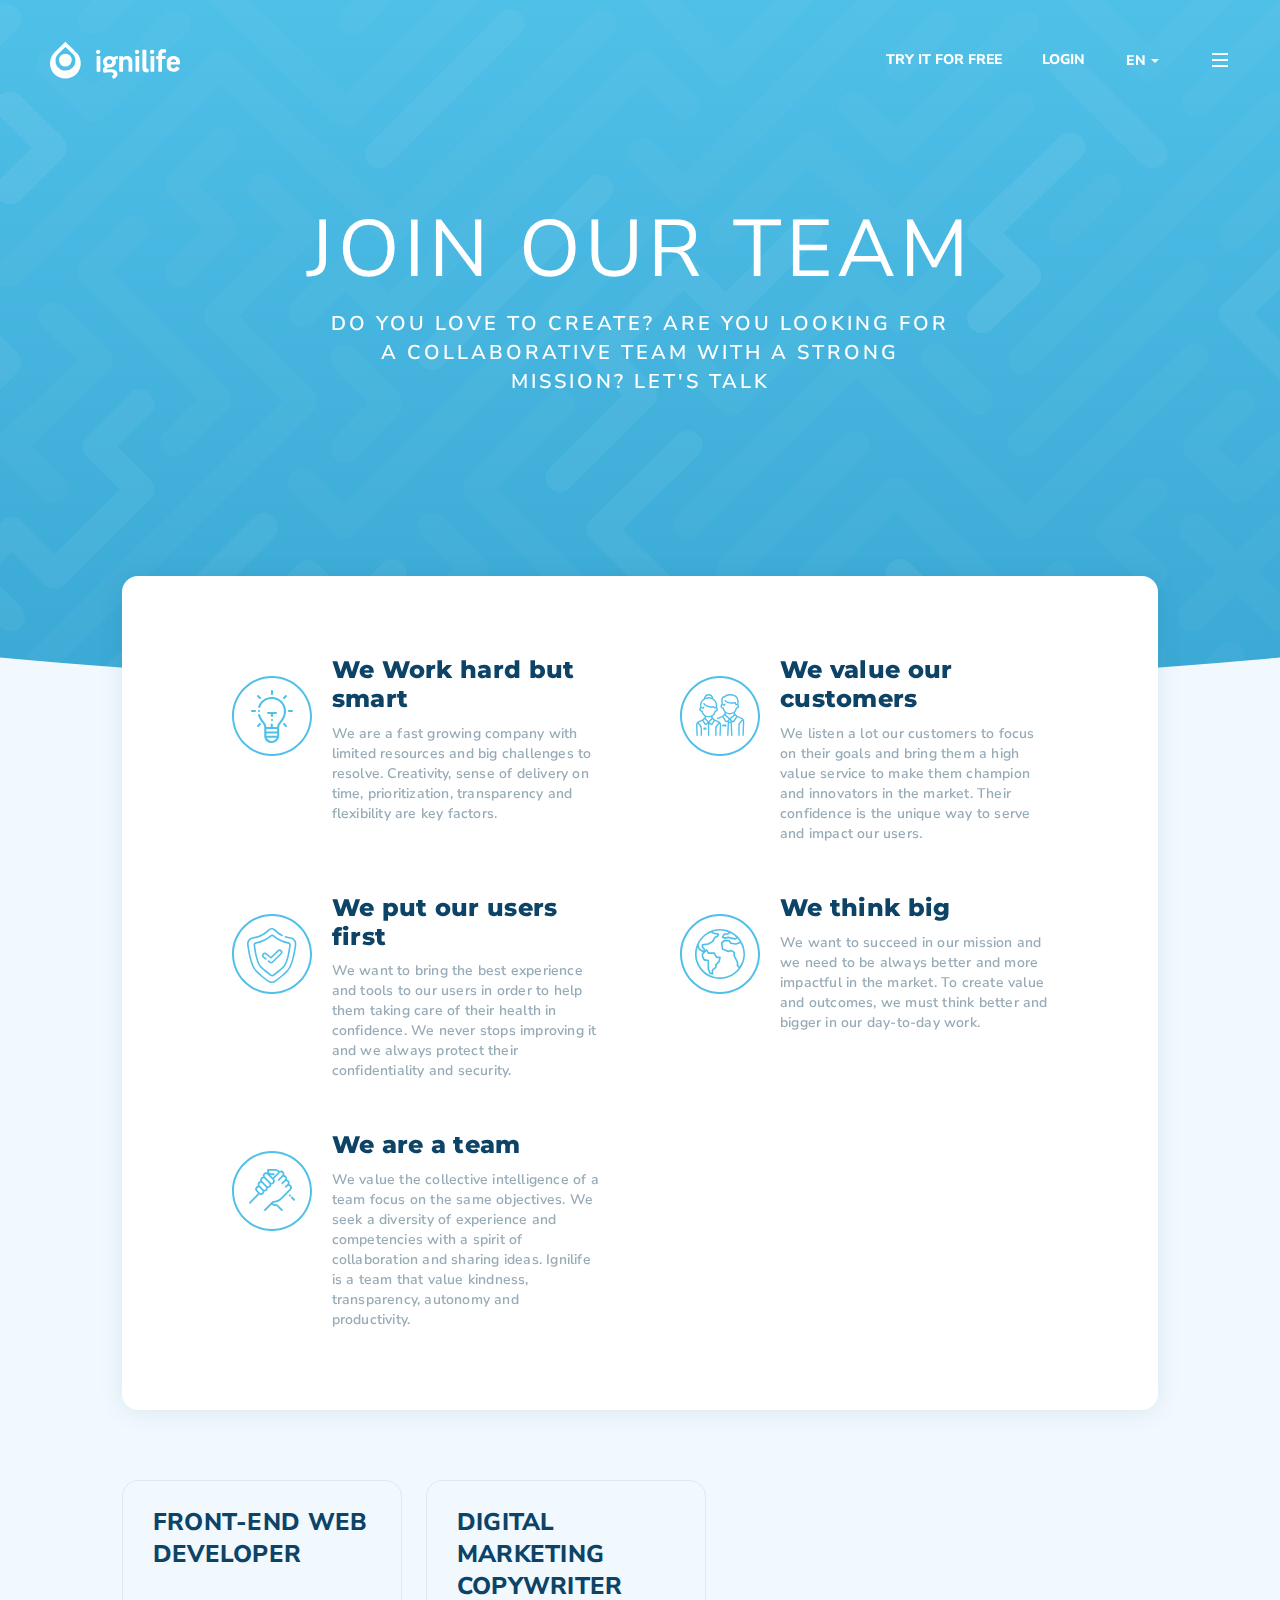
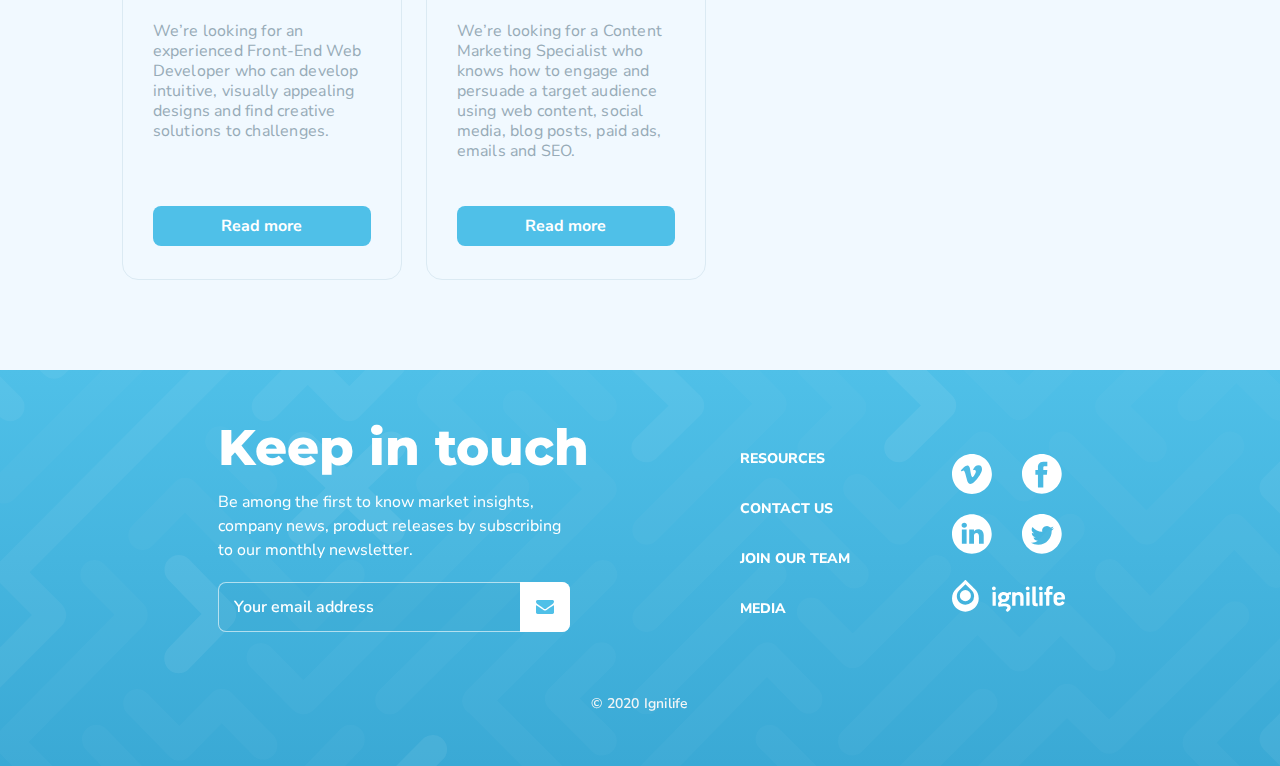
<file: join-our-team.html>
<!doctype html>
<html lang="en">

<head>
    <meta charset="utf-8">
    <meta name="viewport" content="width=device-width, initial-scale=1, shrink-to-fit=no">
    <meta name="robots" content="none" />
    <link href="https://fonts.googleapis.com/css?family=Montserrat:700,800" rel="stylesheet">
    <link href="https://fonts.googleapis.com/css?family=Nunito+Sans:400,600,700,800" rel="stylesheet">
    <link rel="stylesheet" href="css/third-party/bootstrap.min.css">
    <link rel="stylesheet" href="css/third-party/bootstrap-theme.min.css">
    <link rel="stylesheet" href="css/joinOurTeam.css">
    <link rel="shortcut icon" href="favicon.ico?v3" type="image/x-icon">
    <title>Join our team</title>
</head>

<body>
    <div class="container-fluid">
        <div class="row section header-with-bg">
            <div class="background-main-pattern rounded-bottom">
                <div class="background-pattern parallax"></div>
            </div>
            <div class="col-xs-12 col-lg-12">
                <div class="row header">
                    <div class="col-xs-12 hidden-lg">
                        <div class="header-wrapper header-mobile">
                            <div class="row vertical-align">
                                <div class="col-xs-4 pull-start"></div>
                                <div class="col-xs-4">
                                    <a class="icon-link" href="/">
                                        <svg xmlns="http://www.w3.org/2000/svg" id="imagesIconsLogoIcon" width="24"
                                            height="29" viewBox="0 0 24 29" class="chat-icon center-block">
                                            <g fill="#FFF" fill-rule="nonzero" transform="translate(0 .574)">
                                                <circle cx="11.827" cy="14.135" r="4.904" />
                                                <path
                                                    d="M20.172 8.182C18.127 6.099 11.803-.025 11.829 0c.026-.025-6.528 6.433-8.342 8.184C1.673 9.936 0 12.658 0 16.7c0 6.39 5.295 11.57 11.827 11.57s11.827-5.18 11.827-11.57c0-4.053-1.442-6.445-3.484-8.516l.002-.002zm-8.28 14.009c-4.216.01-7.643-3.325-7.655-7.45 0-2.607.908-4.177 2.259-5.489l5.4-5.17 5.41 5.17c1.35 1.314 2.257 2.882 2.257 5.49a7.39 7.39 0 0 1-2.256 5.28 7.725 7.725 0 0 1-5.414 2.169z" />
                                            </g>
                                        </svg>
                                    </a>
                                </div>
                                <div class="col-xs-4 pull-end">
                                    <a class="icon-link" data-toggle="modal" data-target="#menuModal">
                                        <div class="menu-button">
                                            <div></div>
                                            <div></div>
                                            <div></div>
                                        </div>
                                    </a>
                                </div>
                            </div>
                        </div>
                    </div>
                    <div class="col-lg-12 visible-lg-block ">
                        <div class="header-wrapper header-desktop">
                            <div class="row vertical-align">
                                <div class="col-lg-2 pull-start">
                                    <a class="icon-link" href="/">
                                        <svg xmlns="http://www.w3.org/2000/svg" id="imagesIconsLogoText" width="130"
                                            height="39" viewBox="0 0 130 39" class="center-block">
                                            <g fill="#FFF" fill-rule="nonzero">
                                                <g transform="translate(0 .746)">
                                                    <circle cx="15.375" cy="18.375" r="6.375" />
                                                    <path
                                                        d="M26.223 10.636C23.566 7.93 15.344-.033 15.378 0c.034-.033-8.487 8.363-10.845 10.64C2.175 12.915 0 16.455 0 21.71c0 8.306 6.884 15.04 15.375 15.04S30.75 30.016 30.75 21.71c0-5.27-1.875-8.378-4.53-11.07l.003-.004zM15.461 28.848c-5.482.014-9.937-4.322-9.953-9.685 0-3.39 1.18-5.43 2.936-7.135l7.02-6.72 7.034 6.72c1.756 1.708 2.933 3.746 2.933 7.135a9.607 9.607 0 0 1-2.932 6.865 10.043 10.043 0 0 1-7.038 2.82z" />
                                                </g>
                                                <path
                                                    d="M48.178 8.631a2.096 2.096 0 0 0-1.53.625c-.41.411-.642.975-.648 1.566.008.599.245 1.17.66 1.586.414.417.972.645 1.55.635 1.182-.017 2.142-.996 2.178-2.22a2.279 2.279 0 0 0-.667-1.57 2.121 2.121 0 0 0-1.543-.622zM49.833 14.937H47.15a.476.476 0 0 0-.393.155.505.505 0 0 0-.125.413v14.654c-.012.15.043.3.151.403a.474.474 0 0 0 .402.129h2.682c.347 0 .518-.141.518-.568V15.51a.532.532 0 0 0-.145-.42.502.502 0 0 0-.407-.153zM67.35 14.965a5.45 5.45 0 0 0-3.353 1.147.527.527 0 0 1-.63 0 7.385 7.385 0 0 0-4.049-1.177c-3.315 0-6.353 2.496-6.353 5.751 0 1.906.814 3.465 1.92 4.367.245.207.14.38-.07.52-1.15.727-1.92 2.154-1.92 3.23 0 1.215.209 1.942.697 2.599.209.27.453.485 1.118.38 1.711-.243 4.085-.555 5.585-.555 1.397 0 3.42.347 3.42 1.766 0 .832-.944 1.616-1.432 1.906-.488.291-.594.59-.35.902l1.085 1.616c.244.347.697.207 1.15.035 1.78-.808 3.35-2.738 3.35-4.577 0-3.57-3.63-4.747-7.297-4.747-1.16.019-2.315.135-3.455.347-.139.035-.272-.035-.21-.269.272-.832.98-1.664 1.921-1.699h.838c3.665 0 6.597-2.496 6.597-5.824a5.043 5.043 0 0 0-.453-2.078.286.286 0 0 1 .01-.273.29.29 0 0 1 .234-.142 7.378 7.378 0 0 1 1.712-.07c.453.035.523-.105.523-.45v-2.113c.003-.385-.135-.592-.588-.592zm-8.03 8.387c-1.627 0-2.617-1.177-2.617-2.496 0-1.32 1.085-2.563 2.791-2.563a2.552 2.552 0 0 1 1.862.725c.494.484.767 1.148.756 1.838.003 1.351-.977 2.493-2.791 2.493v.003zM77.029 14.935c-1.235 0-2.825.525-3.605 1.26-.175.21-.354.244-.387 0a2.427 2.427 0 0 1-.036-.525c0-.384-.14-.526-.494-.526h-2.745a.508.508 0 0 0-.422.143.498.498 0 0 0-.144.418v14.46a.487.487 0 0 0 .155.399c.11.102.261.149.41.127h2.716a.533.533 0 0 0 .436-.138.523.523 0 0 0 .165-.423v-9.21c0-1.54 1.06-2.658 2.685-2.658 1.944 0 2.746 1.119 2.746 2.697v9.207a.487.487 0 0 0 .154.398c.11.102.262.149.411.127h2.746a.497.497 0 0 0 .402-.153c.103-.11.15-.26.128-.408v-9.25c.01-3.496-1.612-5.945-5.321-5.945zM88.695 14.937h-2.683a.476.476 0 0 0-.392.155.505.505 0 0 0-.125.413v14.654c-.013.15.043.3.15.403a.474.474 0 0 0 .402.129h2.683c.346 0 .518-.141.518-.568V15.51a.532.532 0 0 0-.145-.42.502.502 0 0 0-.408-.153zM87.04 8.631a2.094 2.094 0 0 0-1.53.625 2.253 2.253 0 0 0-.648 1.566c.008.6.246 1.17.66 1.587a2.13 2.13 0 0 0 1.551.634c1.182-.017 2.142-.996 2.177-2.221-.027-1.238-1.017-2.219-2.21-2.191zM98.17 27.818h-.397c-1.152 0-1.44-.421-1.44-1.762V9.09a.43.43 0 0 0-.142-.344.451.451 0 0 0-.362-.113h-2.974a.453.453 0 0 0-.351.14.432.432 0 0 0-.116.353v17.375c0 3.31 1.119 4.824 4.392 4.824.409.005.817-.019 1.223-.071.397-.036.649-.14.649-.635V28.43c.008-.227-.065-.613-.482-.613zM103.74 14.937h-2.684a.476.476 0 0 0-.393.155.505.505 0 0 0-.125.413v14.654c-.012.15.043.3.151.403a.475.475 0 0 0 .402.129h2.684c.347 0 .516-.141.516-.568V15.51a.53.53 0 0 0-.143-.42.5.5 0 0 0-.408-.154zM102.084 8.631a2.096 2.096 0 0 0-1.53.625c-.41.411-.643.975-.648 1.566.007.599.244 1.17.659 1.587a2.13 2.13 0 0 0 1.55.634c1.184-.015 2.145-.995 2.179-2.221a2.279 2.279 0 0 0-.667-1.57 2.121 2.121 0 0 0-1.543-.621zM115.54 8.39a8.122 8.122 0 0 0-2.568-.39c-2.977 0-4.633 2.152-4.633 4.66v1.975c0 .246-.102.386-.405.386h-1.216a.476.476 0 0 0-.387.135.521.521 0 0 0-.155.394v2.044a.495.495 0 0 0 .133.39.451.451 0 0 0 .375.14h1.216c.305 0 .405.246.405.528v11.51a.505.505 0 0 0 .148.4.46.46 0 0 0 .393.129h2.604a.46.46 0 0 0 .394-.128.505.505 0 0 0 .148-.401V18.617c0-.25.068-.494.473-.494h2.567a.449.449 0 0 0 .374-.138.492.492 0 0 0 .13-.39V15.55a.521.521 0 0 0-.153-.394.476.476 0 0 0-.388-.135h-2.59c-.305 0-.405-.107-.405-.353v-1.483c0-1.022.507-1.729 1.487-1.729.444.019.885.09 1.314.211.61.178.88.071.983-.422l.404-2.009c.098-.6-.31-.74-.649-.846zM123.411 14.935c-3.871 0-6.581 2.444-6.581 6.022v3.888c0 3.511 2.638 5.851 6.65 5.851 2.428 0 4.714-.93 5.947-3.062.21-.412-.036-.652-.457-.93l-1.725-1.07c-.421-.267-.599-.104-.845.171-.67.802-1.583 1.618-2.991 1.618-1.62 0-2.71-1.238-2.71-2.72v-.51c0-.31.21-.586.703-.586h7.604a.992.992 0 0 0 .723-.305.947.947 0 0 0 .261-.727v-1.618c0-3.714-2.78-6.022-6.579-6.022zm2.215 6.15h-4.257c-.46 0-.599-.17-.599-.481.14-1.308 1.127-2.407 2.674-2.407 1.367 0 2.5.861 2.674 2.236.036.353-.104.66-.492.66v-.008z" />
                                            </g>
                                        </svg>
                                    </a>
                                </div>
                                <div class="col-lg-4 col-lg-offset-6 header-links-wrapper">
                                    <a class="header-link try-it link" href="/#tryItForFree">try it for free</a>
                                    <a class="header-link login link" href="404.html"
                                        rel="noopener noreferrer">login</a>
                                    <div id="languageDropdown" class="dropdown">
                                        <button class="btn btn-default dropdown-toggle" type="button"
                                            id="dropdownMenuHeader" data-toggle="dropdown" aria-haspopup="true"
                                            aria-expanded="true">En<span class="caret"></span>
                                        </button>
                                        <ul class="dropdown-menu" id="dropdownLanguageOpenedMenu"
                                            aria-labelledby="dropdownMenuHeader">
                                            <li><a href="#">de</a></li>
                                            <li><a href="#">Fr</a></li>
                                        </ul>
                                    </div>
                                    <a class="icon-link" data-toggle="modal" data-target="#menuModal">
                                        <div class="menu-button">
                                            <div></div>
                                            <div></div>
                                            <div></div>
                                        </div>
                                    </a>
                                </div>
                            </div>
                        </div>
                    </div>
                </div>
            </div>
            <div class="row title">
                <div class="col-xs-10 col-xs-offset-1 col-lg-8 col-lg-offset-2">
                    <p class="text-center">JOIN OUR TEAM</p>
                </div>
                <div class="col-xs-10 col-xs-offset-1 col-lg-6 col-lg-offset-3">
                    <p class="text-center">
                        Do you love to create? Are you looking for a collaborative team with a strong mission? Let's
                        talk
                    </p>
                </div>
            </div>
        </div>
        <div class="row section body">
            <div class="col-xs-12 col-lg-10 col-lg-offset-1">
                <div class="list">
                    <div class="list-item">
                        <div class="icon"><img src="images/icons/joinOurTeam/team-1.svg" /></div>
                        <div class="name">We Work hard but smart</div>
                        <div class="text">
                            We are a fast growing company with limited resources and big challenges to resolve.
                            Creativity, sense of delivery on time, prioritization, transparency and flexibility are key
                            factors.
                        </div>
                    </div>
                    <div class="list-item">
                        <div class="icon"><img src="images/icons/joinOurTeam/team-2.svg" /></div>
                        <div class="name">We value our customers</div>
                        <div class="text">
                            We listen a lot our customers to focus on their goals and bring them a high value service to
                            make
                            them champion and innovators in the market. Their confidence is the unique way to serve and
                            impact
                            our users.
                        </div>
                    </div>
                    <div class="list-item">
                        <div class="icon"><img src="images/icons/joinOurTeam/team-3.svg" /></div>
                        <div class="name">We put our users first</div>
                        <div class="text">
                            We want to bring the best experience and tools to our users in order to help them taking
                            care of
                            their health in confidence. We never stops improving it and we always protect their
                            confidentiality and security.
                        </div>
                    </div>
                    <div class="list-item">
                        <div class="icon"><img src="images/icons/joinOurTeam/team-4.svg" /></div>
                        <div class="name">We think big</div>
                        <div class="text">
                            We want to succeed in our mission and we need to be always better and more impactful in the
                            market.
                            To create value and outcomes, we must think better and bigger in our day-to-day work.
                        </div>
                    </div>
                    <div class="list-item">
                        <div class="icon"><img src="images/icons/joinOurTeam/team-5.svg" /></div>
                        <div class="name">We are a team</div>
                        <div class="text">
                            We value the collective intelligence of a team focus on the same objectives. We seek a
                            diversity
                            of experience and competencies with a spirit of collaboration and sharing ideas. Ignilife is
                            a
                            team that value kindness, transparency, autonomy and productivity.
                        </div>
                    </div>
                </div>
            </div>
            <div class="col-lg-10 col-lg-offset-1 col-xs-12">
                <ul class="vacancy-wrapper">
                    <li class="item">
                        <div class="title">Front-End Web Developer</div>
                        <div class="text">We’re looking for an experienced Front-End Web Developer who can develop
                            intuitive,
                            visually appealing designs and find creative solutions to challenges.</div>
                        <a class="icon-link" href="vacancy-1.html">
                            <button class="btn blue btn-block">Read more</button>
                        </a>
                    </li>
                    <li class="item">
                        <div class="title">Digital Marketing Copywriter</div>
                        <div class="text">We’re looking for a Content Marketing Specialist who knows how to engage and
                            persuade a target audience using web content, social media, blog posts, paid ads, emails
                            and SEO.
                        </div>
                        <a class="icon-link" href="vacancy-2.html">
                            <button class="btn blue btn-block">Read more</button>
                        </a>
                    </li>
                </ul>
            </div>
        </div>
        <div class="row section footer-wrapper">
            <div class="background-main-pattern">
                <div class="background-pattern parallax"></div>
            </div>
            <div class="col-lg-12 col-xs-12">
                <div class="row max-width-container">
                    <div class="col-lg-8 col-xs-12 col-lg-offset-2">
                        <div class="row footer">
                            <div class="col-xs-12 col-lg-5 ">
                                <p class="title">Keep in touch</p>
                                <p class="text">
                                    Be among the first to know market insights, company news, product releases by
                                    subscribing to our
                                    monthly newsletter.
                                </p>
                                <div class="email-footer-wrapper submit-inline white">
                                    <div class="hbspt-form">
                                        <form novalidate="" class="hs-form">
                                            <div class="hs-form-field">
                                                <input type="email" name="email" placeholder="Your email address"
                                                    autocomplete="off" />
                                            </div>
                                            <div class="hs_submit hs-submit">
                                                <div class="actions">
                                                    <input type="submit" value="Try it for free"
                                                        class="hs-button primary large">
                                                </div>
                                            </div>
                                        </form>
                                        <div class="submitted-message">
                                            <p>Thanks for submiting the form!</p>
                                        </div>
                                    </div>






                                </div>
                            </div>
                            <div class="col-lg-2 col-lg-offset-2 col-xs-12">
                                <div class="row links-wrapper">
                                    <div class="col-xs-6 col-lg-12"><a class="link" href="resources.html">Resources</a>
                                    </div>
                                    <div class="col-xs-6 col-lg-12"><a class="link" href="contacts.html">Contact us</a>
                                    </div>
                                    <div class="col-xs-6 col-lg-12"><a class="link" href="join-our-team.html">Join our
                                            Team</a></div>
                                    <div class="col-xs-6 col-lg-12"><a class="link" href="media.html">Media</a></div>
                                </div>
                            </div>
                            <div class="col-lg-2 col-lg-offset-1 col-xs-12">
                                <div class="row social-links-wrapper">
                                    <div class="col-xs-3 col-lg-6 link-wrapper">
                                        <a class="icon-link" target="_blank"><img
                                                src="images/socials-footer/vimeo-normal.svg" /></a>
                                    </div>
                                    <div class="col-xs-3 col-lg-6 link-wrapper">
                                        <a class="icon-link" target="_blank"><img
                                                src="images/socials-footer/fb-normal.svg" /></a>
                                    </div>
                                    <div class="col-xs-3 col-lg-6 link-wrapper">
                                        <a class="icon-link" target="_blank"><img
                                                src="images/socials-footer/linkedin-normal.svg" /></a>
                                    </div>
                                    <div class="col-xs-3 col-lg-6 link-wrapper">
                                        <a class="icon-link" target="_blank"><img
                                                src="images/socials-footer/twitter-normal.svg" /></a>
                                    </div>
                                    <div class="col-xs-12 col-lg-12 text-center logo-container">
                                        <a class="icon-link" href="/"><img width="113"
                                                src="images/icons/logo-text.svg" /></a>
                                    </div>
                                </div>
                            </div>
                        </div>
                        <div class="row">
                            <div class="col-lg-12 col-xs-12">
                                <p class="copyright">&copy; 2020 Ignilife</p>
                            </div>
                        </div>
                    </div>
                </div>
            </div>
        </div>
    </div>
    <div class="modal fade" id="menuModal" tabindex="-1" role="dialog" aria-labelledby="myModalLabel">
        <div class="modal-dialog" role="document">
            <div class="modal-content">

                <div class="modal-header">
                    <div class="header-main-wrapper hidden-lg">
                        <div class="header-wrapper">
                            <div class="text-left"></div>
                            <div class="text-center">
                                <svg xmlns="http://www.w3.org/2000/svg" id="imagesIconsLogoIcon" width="24" height="29"
                                    viewBox="0 0 24 29" class="blue center-block">
                                    <g fill="#FFF" fill-rule="nonzero" transform="translate(0 .574)">
                                        <circle cx="11.827" cy="14.135" r="4.904" />
                                        <path
                                            d="M20.172 8.182C18.127 6.099 11.803-.025 11.829 0c.026-.025-6.528 6.433-8.342 8.184C1.673 9.936 0 12.658 0 16.7c0 6.39 5.295 11.57 11.827 11.57s11.827-5.18 11.827-11.57c0-4.053-1.442-6.445-3.484-8.516l.002-.002zm-8.28 14.009c-4.216.01-7.643-3.325-7.655-7.45 0-2.607.908-4.177 2.259-5.489l5.4-5.17 5.41 5.17c1.35 1.314 2.257 2.882 2.257 5.49a7.39 7.39 0 0 1-2.256 5.28 7.725 7.725 0 0 1-5.414 2.169z" />
                                    </g>
                                </svg>
                            </div>
                            <div class="text-right">
                                <button type="button" class="close icon-link" data-dismiss="modal" aria-label="Close">
                                    <svg xmlns="http://www.w3.org/2000/svg" id="imagesIconsClose" width="18" height="18"
                                        viewBox="0 0 18 18" class="blue center-block">
                                        <path fill="#FFF" fill-rule="evenodd"
                                            d="M9 7.205l5.983-5.983a1.27 1.27 0 1 1 1.795 1.795L10.795 9l5.983 5.983a1.27 1.27 0 0 1-1.795 1.795L9 10.795l-5.983 5.983a1.27 1.27 0 0 1-1.795-1.795L7.205 9 1.222 3.017a1.27 1.27 0 1 1 1.795-1.795L9 7.205z" />
                                    </svg>
                                </button>
                            </div>
                        </div>
                    </div>
                    <div class="header-main-wrapper visible-lg-block">
                        <div class="header-wrapper">
                            <div class="text-left">
                                <svg xmlns="http://www.w3.org/2000/svg" id="imagesIconsLogoText" width="130" height="39"
                                    viewBox="0 0 130 39" class="blue center-block">
                                    <g fill="#FFF" fill-rule="nonzero">
                                        <g transform="translate(0 .746)">
                                            <circle cx="15.375" cy="18.375" r="6.375" />
                                            <path
                                                d="M26.223 10.636C23.566 7.93 15.344-.033 15.378 0c.034-.033-8.487 8.363-10.845 10.64C2.175 12.915 0 16.455 0 21.71c0 8.306 6.884 15.04 15.375 15.04S30.75 30.016 30.75 21.71c0-5.27-1.875-8.378-4.53-11.07l.003-.004zM15.461 28.848c-5.482.014-9.937-4.322-9.953-9.685 0-3.39 1.18-5.43 2.936-7.135l7.02-6.72 7.034 6.72c1.756 1.708 2.933 3.746 2.933 7.135a9.607 9.607 0 0 1-2.932 6.865 10.043 10.043 0 0 1-7.038 2.82z" />
                                        </g>
                                        <path
                                            d="M48.178 8.631a2.096 2.096 0 0 0-1.53.625c-.41.411-.642.975-.648 1.566.008.599.245 1.17.66 1.586.414.417.972.645 1.55.635 1.182-.017 2.142-.996 2.178-2.22a2.279 2.279 0 0 0-.667-1.57 2.121 2.121 0 0 0-1.543-.622zM49.833 14.937H47.15a.476.476 0 0 0-.393.155.505.505 0 0 0-.125.413v14.654c-.012.15.043.3.151.403a.474.474 0 0 0 .402.129h2.682c.347 0 .518-.141.518-.568V15.51a.532.532 0 0 0-.145-.42.502.502 0 0 0-.407-.153zM67.35 14.965a5.45 5.45 0 0 0-3.353 1.147.527.527 0 0 1-.63 0 7.385 7.385 0 0 0-4.049-1.177c-3.315 0-6.353 2.496-6.353 5.751 0 1.906.814 3.465 1.92 4.367.245.207.14.38-.07.52-1.15.727-1.92 2.154-1.92 3.23 0 1.215.209 1.942.697 2.599.209.27.453.485 1.118.38 1.711-.243 4.085-.555 5.585-.555 1.397 0 3.42.347 3.42 1.766 0 .832-.944 1.616-1.432 1.906-.488.291-.594.59-.35.902l1.085 1.616c.244.347.697.207 1.15.035 1.78-.808 3.35-2.738 3.35-4.577 0-3.57-3.63-4.747-7.297-4.747-1.16.019-2.315.135-3.455.347-.139.035-.272-.035-.21-.269.272-.832.98-1.664 1.921-1.699h.838c3.665 0 6.597-2.496 6.597-5.824a5.043 5.043 0 0 0-.453-2.078.286.286 0 0 1 .01-.273.29.29 0 0 1 .234-.142 7.378 7.378 0 0 1 1.712-.07c.453.035.523-.105.523-.45v-2.113c.003-.385-.135-.592-.588-.592zm-8.03 8.387c-1.627 0-2.617-1.177-2.617-2.496 0-1.32 1.085-2.563 2.791-2.563a2.552 2.552 0 0 1 1.862.725c.494.484.767 1.148.756 1.838.003 1.351-.977 2.493-2.791 2.493v.003zM77.029 14.935c-1.235 0-2.825.525-3.605 1.26-.175.21-.354.244-.387 0a2.427 2.427 0 0 1-.036-.525c0-.384-.14-.526-.494-.526h-2.745a.508.508 0 0 0-.422.143.498.498 0 0 0-.144.418v14.46a.487.487 0 0 0 .155.399c.11.102.261.149.41.127h2.716a.533.533 0 0 0 .436-.138.523.523 0 0 0 .165-.423v-9.21c0-1.54 1.06-2.658 2.685-2.658 1.944 0 2.746 1.119 2.746 2.697v9.207a.487.487 0 0 0 .154.398c.11.102.262.149.411.127h2.746a.497.497 0 0 0 .402-.153c.103-.11.15-.26.128-.408v-9.25c.01-3.496-1.612-5.945-5.321-5.945zM88.695 14.937h-2.683a.476.476 0 0 0-.392.155.505.505 0 0 0-.125.413v14.654c-.013.15.043.3.15.403a.474.474 0 0 0 .402.129h2.683c.346 0 .518-.141.518-.568V15.51a.532.532 0 0 0-.145-.42.502.502 0 0 0-.408-.153zM87.04 8.631a2.094 2.094 0 0 0-1.53.625 2.253 2.253 0 0 0-.648 1.566c.008.6.246 1.17.66 1.587a2.13 2.13 0 0 0 1.551.634c1.182-.017 2.142-.996 2.177-2.221-.027-1.238-1.017-2.219-2.21-2.191zM98.17 27.818h-.397c-1.152 0-1.44-.421-1.44-1.762V9.09a.43.43 0 0 0-.142-.344.451.451 0 0 0-.362-.113h-2.974a.453.453 0 0 0-.351.14.432.432 0 0 0-.116.353v17.375c0 3.31 1.119 4.824 4.392 4.824.409.005.817-.019 1.223-.071.397-.036.649-.14.649-.635V28.43c.008-.227-.065-.613-.482-.613zM103.74 14.937h-2.684a.476.476 0 0 0-.393.155.505.505 0 0 0-.125.413v14.654c-.012.15.043.3.151.403a.475.475 0 0 0 .402.129h2.684c.347 0 .516-.141.516-.568V15.51a.53.53 0 0 0-.143-.42.5.5 0 0 0-.408-.154zM102.084 8.631a2.096 2.096 0 0 0-1.53.625c-.41.411-.643.975-.648 1.566.007.599.244 1.17.659 1.587a2.13 2.13 0 0 0 1.55.634c1.184-.015 2.145-.995 2.179-2.221a2.279 2.279 0 0 0-.667-1.57 2.121 2.121 0 0 0-1.543-.621zM115.54 8.39a8.122 8.122 0 0 0-2.568-.39c-2.977 0-4.633 2.152-4.633 4.66v1.975c0 .246-.102.386-.405.386h-1.216a.476.476 0 0 0-.387.135.521.521 0 0 0-.155.394v2.044a.495.495 0 0 0 .133.39.451.451 0 0 0 .375.14h1.216c.305 0 .405.246.405.528v11.51a.505.505 0 0 0 .148.4.46.46 0 0 0 .393.129h2.604a.46.46 0 0 0 .394-.128.505.505 0 0 0 .148-.401V18.617c0-.25.068-.494.473-.494h2.567a.449.449 0 0 0 .374-.138.492.492 0 0 0 .13-.39V15.55a.521.521 0 0 0-.153-.394.476.476 0 0 0-.388-.135h-2.59c-.305 0-.405-.107-.405-.353v-1.483c0-1.022.507-1.729 1.487-1.729.444.019.885.09 1.314.211.61.178.88.071.983-.422l.404-2.009c.098-.6-.31-.74-.649-.846zM123.411 14.935c-3.871 0-6.581 2.444-6.581 6.022v3.888c0 3.511 2.638 5.851 6.65 5.851 2.428 0 4.714-.93 5.947-3.062.21-.412-.036-.652-.457-.93l-1.725-1.07c-.421-.267-.599-.104-.845.171-.67.802-1.583 1.618-2.991 1.618-1.62 0-2.71-1.238-2.71-2.72v-.51c0-.31.21-.586.703-.586h7.604a.992.992 0 0 0 .723-.305.947.947 0 0 0 .261-.727v-1.618c0-3.714-2.78-6.022-6.579-6.022zm2.215 6.15h-4.257c-.46 0-.599-.17-.599-.481.14-1.308 1.127-2.407 2.674-2.407 1.367 0 2.5.861 2.674 2.236.036.353-.104.66-.492.66v-.008z" />
                                    </g>
                                </svg>
                            </div>
                            <div class="text-right">
                                <button type="button" class="close icon-link" data-dismiss="modal" aria-label="Close">
                                    <svg xmlns="http://www.w3.org/2000/svg" id="imagesIconsClose" width="18" height="18"
                                        viewBox="0 0 18 18" class="white center-block">
                                        <path fill="#FFF" fill-rule="evenodd"
                                            d="M9 7.205l5.983-5.983a1.27 1.27 0 1 1 1.795 1.795L10.795 9l5.983 5.983a1.27 1.27 0 0 1-1.795 1.795L9 10.795l-5.983 5.983a1.27 1.27 0 0 1-1.795-1.795L7.205 9 1.222 3.017a1.27 1.27 0 1 1 1.795-1.795L9 7.205z" />
                                    </svg>
                                </button>
                            </div>
                        </div>
                    </div>
                </div>

                <div class="modal-body">
                    <div class=" controls hidden-lg">
                        <a href="404.html" class="login-link" rel="noopener noreferrer">
                            <button type="button" class="btn login stroke btn-block">Login</button>
                        </a>
                        <div id="languageDropdown" class="dropdown menu">
                            <button class="btn stroke btn-block dropdown-toggle" type="button" id="dropdownMenu"
                                data-toggle="dropdown" aria-haspopup="true"
                                aria-expanded="true">En<span class="caret"></span>
                            </button>
                            <ul class="dropdown-menu full-width" id="dropdownLanguageOpenedMenu"
                                aria-labelledby="dropdownMenu">
                                <li><a href="#">de</a></li>
                                <li><a href="#">fr</a></li>
                            </ul>
                        </div>
                    </div>
                    <ul class="list-group">
                        <li class="list-group-item"><a href="/">HOME</a></li>
                        <li class="list-group-item"><a href="request-demo.html">REQUEST DEMO</a></li>
                        <li class="list-group-item"><a href="pricing.html">PRICING</a></li>
                        <li class="list-group-item"><a href="about-us.html">ABOUT</a></li>
                        <li class="list-group-item"><a href="our-blog.html">BLOG</a></li>
                        <li class="list-group-item hidden-lg"><a href="contacts.html">CONTACT US</a></li>
                        <li class="list-group-item hidden-lg"><a href="join-our-team.html">JOIN OUR TEAM</a></li>
                        <li class="list-group-item hidden-lg"><a href="media.html">MEDIA</a></li>
                    </ul>
                </div>
                <div class="modal-footer">
                    <div class="footer mobile hidden-lg">
                        <a href="/#tryItForFree" class="try-it" onclick="$('#menuModal').modal('hide')">
                            <button type="button" class="btn pink btn-block">Try it for free</button>
                        </a>
                    </div>
                    <div class="footer desktop visible-lg-block">
                        <div class="links-wrapper">
                            <a class="link" href="contacts.html">Contact us</a>
                            <a class="link" href="resources.html">Resources</a>
                            <a class="link" href="join-our-team.html">Join our Team</a>
                            <a class="link" href="media.html">Media</a>
                        </div>
                    </div>
                </div>
            </div>
        </div>
    </div>
    <script src="js/third-party/jquery-2.2.4.min.js"></script>
    <script src="js/third-party/bootstrap.min.js"></script>
    <script src="js/joinOurTeam.js"></script>
</body>

</html>
</file>
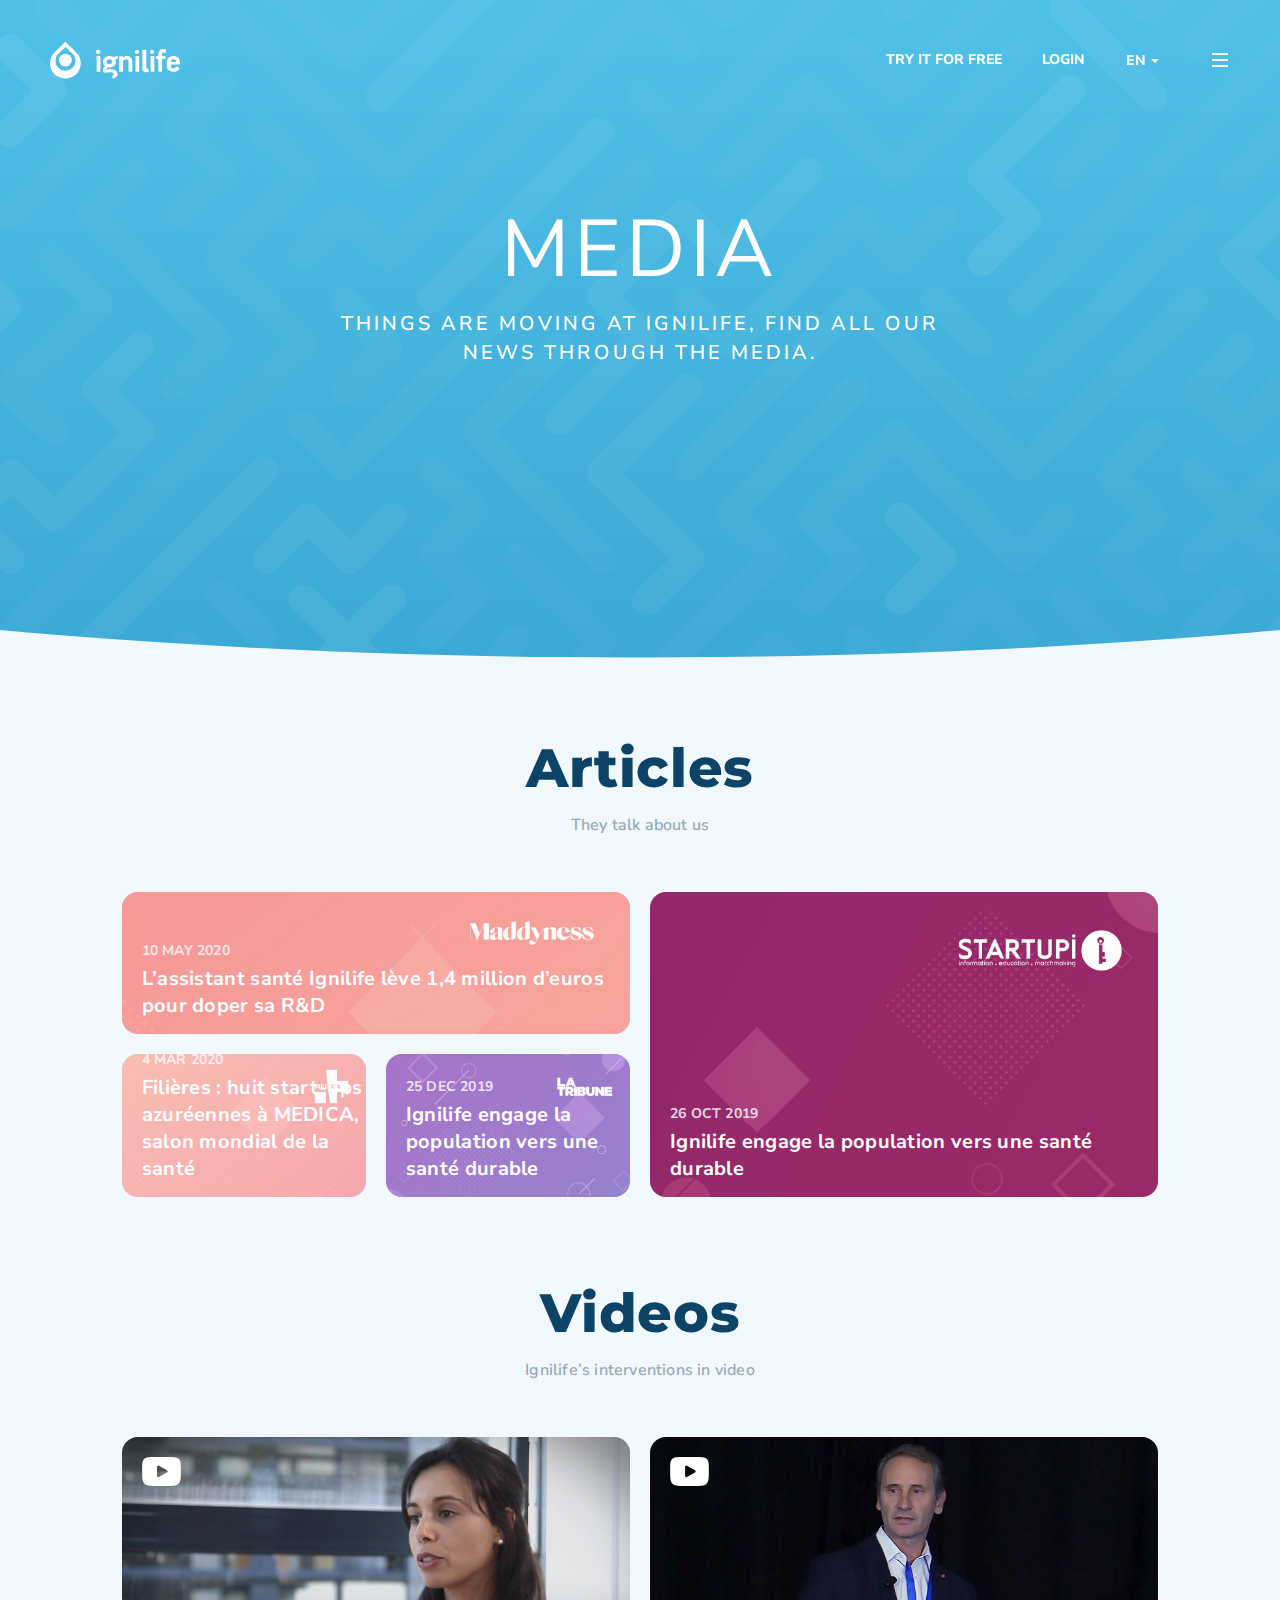
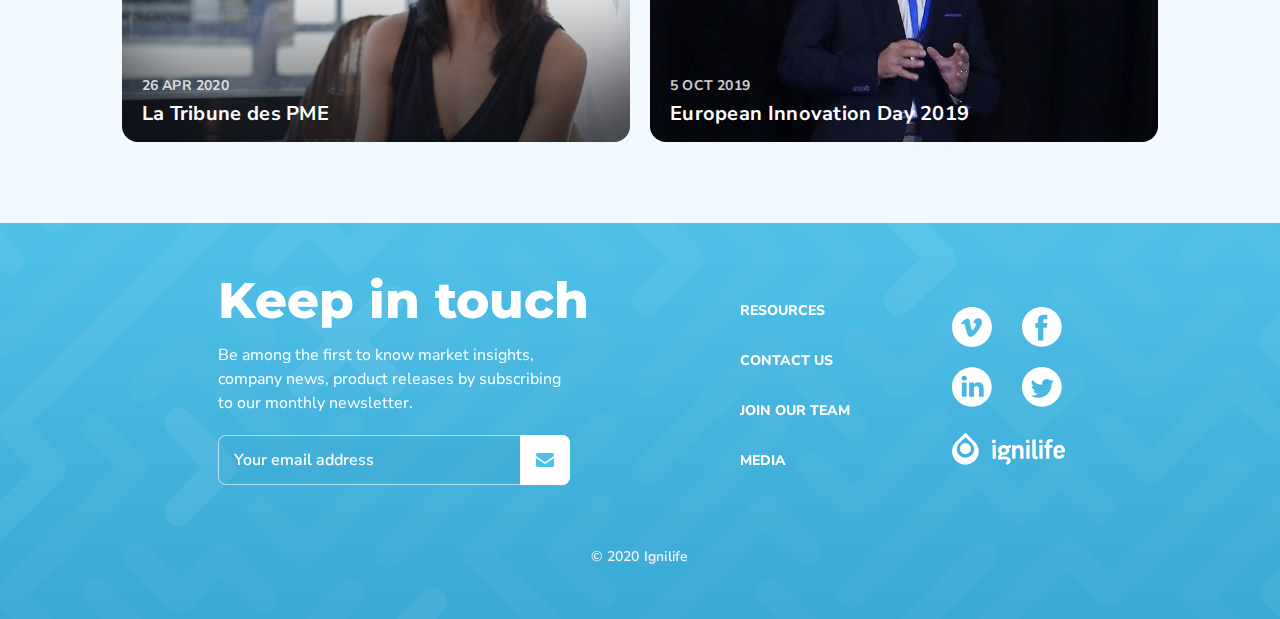
<file: media.html>
<!doctype html>
<html lang="en">

<head>
    <meta charset="utf-8">
    <meta name="viewport" content="width=device-width, initial-scale=1, shrink-to-fit=no">
    <meta name="robots" content="none" />
    <link href="https://fonts.googleapis.com/css?family=Montserrat:700,800" rel="stylesheet">
    <link href="https://fonts.googleapis.com/css?family=Nunito+Sans:400,600,700,800" rel="stylesheet">
    <link rel="stylesheet" href="css/third-party/bootstrap.min.css">
    <link rel="stylesheet" href="css/third-party/bootstrap-theme.min.css">
    <link rel="stylesheet" href="css/media.css">
    <link rel="shortcut icon" href="favicon.ico?v3" type="image/x-icon">
    <title>Media</title>
</head>

<body>
    <div class="container-fluid _no-data">
        <div class="background-main-pattern">
            <div class="background-pattern parallax"></div>
        </div>
        <div class="row section header-with-bg">
            <div class="background-main-pattern rounded-bottom">
                <div class="background-pattern parallax"></div>
            </div>
            <div class="col-xs-12 col-lg-12">
                <div class="row header">
                    <div class="col-xs-12 hidden-lg">
                        <div class="header-wrapper header-mobile">
                            <div class="row vertical-align">
                                <div class="col-xs-4 pull-start"></div>
                                <div class="col-xs-4">
                                    <a class="icon-link" href="/">
                                        <svg xmlns="http://www.w3.org/2000/svg" id="imagesIconsLogoIcon" width="24"
                                            height="29" viewBox="0 0 24 29" class="chat-icon center-block">
                                            <g fill="#FFF" fill-rule="nonzero" transform="translate(0 .574)">
                                                <circle cx="11.827" cy="14.135" r="4.904" />
                                                <path
                                                    d="M20.172 8.182C18.127 6.099 11.803-.025 11.829 0c.026-.025-6.528 6.433-8.342 8.184C1.673 9.936 0 12.658 0 16.7c0 6.39 5.295 11.57 11.827 11.57s11.827-5.18 11.827-11.57c0-4.053-1.442-6.445-3.484-8.516l.002-.002zm-8.28 14.009c-4.216.01-7.643-3.325-7.655-7.45 0-2.607.908-4.177 2.259-5.489l5.4-5.17 5.41 5.17c1.35 1.314 2.257 2.882 2.257 5.49a7.39 7.39 0 0 1-2.256 5.28 7.725 7.725 0 0 1-5.414 2.169z" />
                                            </g>
                                        </svg>
                                    </a>
                                </div>
                                <div class="col-xs-4 pull-end">
                                    <a class="icon-link" data-toggle="modal" data-target="#menuModal">
                                        <div class="menu-button">
                                            <div></div>
                                            <div></div>
                                            <div></div>
                                        </div>
                                    </a>
                                </div>
                            </div>
                        </div>
                    </div>
                    <div class="col-lg-12 visible-lg-block ">
                        <div class="header-wrapper header-desktop">
                            <div class="row vertical-align">
                                <div class="col-lg-2 pull-start">
                                    <a class="icon-link" href="/">
                                        <svg xmlns="http://www.w3.org/2000/svg" id="imagesIconsLogoText" width="130"
                                            height="39" viewBox="0 0 130 39" class="center-block">
                                            <g fill="#FFF" fill-rule="nonzero">
                                                <g transform="translate(0 .746)">
                                                    <circle cx="15.375" cy="18.375" r="6.375" />
                                                    <path
                                                        d="M26.223 10.636C23.566 7.93 15.344-.033 15.378 0c.034-.033-8.487 8.363-10.845 10.64C2.175 12.915 0 16.455 0 21.71c0 8.306 6.884 15.04 15.375 15.04S30.75 30.016 30.75 21.71c0-5.27-1.875-8.378-4.53-11.07l.003-.004zM15.461 28.848c-5.482.014-9.937-4.322-9.953-9.685 0-3.39 1.18-5.43 2.936-7.135l7.02-6.72 7.034 6.72c1.756 1.708 2.933 3.746 2.933 7.135a9.607 9.607 0 0 1-2.932 6.865 10.043 10.043 0 0 1-7.038 2.82z" />
                                                </g>
                                                <path
                                                    d="M48.178 8.631a2.096 2.096 0 0 0-1.53.625c-.41.411-.642.975-.648 1.566.008.599.245 1.17.66 1.586.414.417.972.645 1.55.635 1.182-.017 2.142-.996 2.178-2.22a2.279 2.279 0 0 0-.667-1.57 2.121 2.121 0 0 0-1.543-.622zM49.833 14.937H47.15a.476.476 0 0 0-.393.155.505.505 0 0 0-.125.413v14.654c-.012.15.043.3.151.403a.474.474 0 0 0 .402.129h2.682c.347 0 .518-.141.518-.568V15.51a.532.532 0 0 0-.145-.42.502.502 0 0 0-.407-.153zM67.35 14.965a5.45 5.45 0 0 0-3.353 1.147.527.527 0 0 1-.63 0 7.385 7.385 0 0 0-4.049-1.177c-3.315 0-6.353 2.496-6.353 5.751 0 1.906.814 3.465 1.92 4.367.245.207.14.38-.07.52-1.15.727-1.92 2.154-1.92 3.23 0 1.215.209 1.942.697 2.599.209.27.453.485 1.118.38 1.711-.243 4.085-.555 5.585-.555 1.397 0 3.42.347 3.42 1.766 0 .832-.944 1.616-1.432 1.906-.488.291-.594.59-.35.902l1.085 1.616c.244.347.697.207 1.15.035 1.78-.808 3.35-2.738 3.35-4.577 0-3.57-3.63-4.747-7.297-4.747-1.16.019-2.315.135-3.455.347-.139.035-.272-.035-.21-.269.272-.832.98-1.664 1.921-1.699h.838c3.665 0 6.597-2.496 6.597-5.824a5.043 5.043 0 0 0-.453-2.078.286.286 0 0 1 .01-.273.29.29 0 0 1 .234-.142 7.378 7.378 0 0 1 1.712-.07c.453.035.523-.105.523-.45v-2.113c.003-.385-.135-.592-.588-.592zm-8.03 8.387c-1.627 0-2.617-1.177-2.617-2.496 0-1.32 1.085-2.563 2.791-2.563a2.552 2.552 0 0 1 1.862.725c.494.484.767 1.148.756 1.838.003 1.351-.977 2.493-2.791 2.493v.003zM77.029 14.935c-1.235 0-2.825.525-3.605 1.26-.175.21-.354.244-.387 0a2.427 2.427 0 0 1-.036-.525c0-.384-.14-.526-.494-.526h-2.745a.508.508 0 0 0-.422.143.498.498 0 0 0-.144.418v14.46a.487.487 0 0 0 .155.399c.11.102.261.149.41.127h2.716a.533.533 0 0 0 .436-.138.523.523 0 0 0 .165-.423v-9.21c0-1.54 1.06-2.658 2.685-2.658 1.944 0 2.746 1.119 2.746 2.697v9.207a.487.487 0 0 0 .154.398c.11.102.262.149.411.127h2.746a.497.497 0 0 0 .402-.153c.103-.11.15-.26.128-.408v-9.25c.01-3.496-1.612-5.945-5.321-5.945zM88.695 14.937h-2.683a.476.476 0 0 0-.392.155.505.505 0 0 0-.125.413v14.654c-.013.15.043.3.15.403a.474.474 0 0 0 .402.129h2.683c.346 0 .518-.141.518-.568V15.51a.532.532 0 0 0-.145-.42.502.502 0 0 0-.408-.153zM87.04 8.631a2.094 2.094 0 0 0-1.53.625 2.253 2.253 0 0 0-.648 1.566c.008.6.246 1.17.66 1.587a2.13 2.13 0 0 0 1.551.634c1.182-.017 2.142-.996 2.177-2.221-.027-1.238-1.017-2.219-2.21-2.191zM98.17 27.818h-.397c-1.152 0-1.44-.421-1.44-1.762V9.09a.43.43 0 0 0-.142-.344.451.451 0 0 0-.362-.113h-2.974a.453.453 0 0 0-.351.14.432.432 0 0 0-.116.353v17.375c0 3.31 1.119 4.824 4.392 4.824.409.005.817-.019 1.223-.071.397-.036.649-.14.649-.635V28.43c.008-.227-.065-.613-.482-.613zM103.74 14.937h-2.684a.476.476 0 0 0-.393.155.505.505 0 0 0-.125.413v14.654c-.012.15.043.3.151.403a.475.475 0 0 0 .402.129h2.684c.347 0 .516-.141.516-.568V15.51a.53.53 0 0 0-.143-.42.5.5 0 0 0-.408-.154zM102.084 8.631a2.096 2.096 0 0 0-1.53.625c-.41.411-.643.975-.648 1.566.007.599.244 1.17.659 1.587a2.13 2.13 0 0 0 1.55.634c1.184-.015 2.145-.995 2.179-2.221a2.279 2.279 0 0 0-.667-1.57 2.121 2.121 0 0 0-1.543-.621zM115.54 8.39a8.122 8.122 0 0 0-2.568-.39c-2.977 0-4.633 2.152-4.633 4.66v1.975c0 .246-.102.386-.405.386h-1.216a.476.476 0 0 0-.387.135.521.521 0 0 0-.155.394v2.044a.495.495 0 0 0 .133.39.451.451 0 0 0 .375.14h1.216c.305 0 .405.246.405.528v11.51a.505.505 0 0 0 .148.4.46.46 0 0 0 .393.129h2.604a.46.46 0 0 0 .394-.128.505.505 0 0 0 .148-.401V18.617c0-.25.068-.494.473-.494h2.567a.449.449 0 0 0 .374-.138.492.492 0 0 0 .13-.39V15.55a.521.521 0 0 0-.153-.394.476.476 0 0 0-.388-.135h-2.59c-.305 0-.405-.107-.405-.353v-1.483c0-1.022.507-1.729 1.487-1.729.444.019.885.09 1.314.211.61.178.88.071.983-.422l.404-2.009c.098-.6-.31-.74-.649-.846zM123.411 14.935c-3.871 0-6.581 2.444-6.581 6.022v3.888c0 3.511 2.638 5.851 6.65 5.851 2.428 0 4.714-.93 5.947-3.062.21-.412-.036-.652-.457-.93l-1.725-1.07c-.421-.267-.599-.104-.845.171-.67.802-1.583 1.618-2.991 1.618-1.62 0-2.71-1.238-2.71-2.72v-.51c0-.31.21-.586.703-.586h7.604a.992.992 0 0 0 .723-.305.947.947 0 0 0 .261-.727v-1.618c0-3.714-2.78-6.022-6.579-6.022zm2.215 6.15h-4.257c-.46 0-.599-.17-.599-.481.14-1.308 1.127-2.407 2.674-2.407 1.367 0 2.5.861 2.674 2.236.036.353-.104.66-.492.66v-.008z" />
                                            </g>
                                        </svg>
                                    </a>
                                </div>
                                <div class="col-lg-4 col-lg-offset-6 header-links-wrapper">
                                    <a class="header-link try-it link" href="/#tryItForFree">try it for free</a>
                                    <a class="header-link login link" href="404.html"
                                        rel="noopener noreferrer">login</a>
                                    <div id="languageDropdown" class="dropdown">
                                        <button class="btn btn-default dropdown-toggle" type="button"
                                            id="dropdownMenuHeader" data-toggle="dropdown" aria-haspopup="true"
                                            aria-expanded="true">En<span class="caret"></span>
                                        </button>
                                        <ul class="dropdown-menu" id="dropdownLanguageOpenedMenu"
                                            aria-labelledby="dropdownMenuHeader">
                                            <li><a href="#">de</a></li>
                                            <li><a href="#">Fr</a></li>
                                        </ul>
                                    </div>
                                    <a class="icon-link" data-toggle="modal" data-target="#menuModal">
                                        <div class="menu-button">
                                            <div></div>
                                            <div></div>
                                            <div></div>
                                        </div>
                                    </a>
                                </div>
                            </div>
                        </div>
                    </div>
                </div>
            </div>
            <div class="row title">
                <div class="col-xs-10 col-xs-offset-1 col-lg-8 col-lg-offset-2">
                    <p class="text-center">MEDIA</p>
                </div>
                <div class="col-xs-10 col-xs-offset-1 col-lg-6 col-lg-offset-3">
                    <p class="text-center">
                        Things are moving at Ignilife, find all our news through the media.
                    </p>
                </div>
            </div>
            <div class="row title no-data">
                <div class="col-xs-10 col-xs-offset-1 col-lg-8 col-lg-offset-2">
                    <p class="text-center">NO media</p>
                </div>
                <div class="col-xs-10 col-xs-offset-1 col-lg-6 col-lg-offset-3">
                    <p class="text-center">
                        Any text why there are no resources or media
                    </p>
                </div>
            </div>
        </div>
        <div class="row section body">
            <div class="col-lg-10 col-lg-offset-1 col-xs-12">
                <div class="data-wrapper">
                    <p class="title">Articles</p>
                    <p class="description">They talk about us</p>
                    <div class="row">
                        <div class="col-lg-6 col-xs-12 text-left">
                            <div class="items-wrapper count-3">
                                <div class="items-container">
                                    <a class="item" href="#">
                                        <div class="img-wrapper">
                                            <div class="img-container">
                                                <img src="images/media/articles/1.jpg" />
                                            </div>
                                        </div>
                                        <div class="data">
                                            <p class="date">10 may 2020</p>
                                            <p class="name">L’assistant santé Ignilife lève 1,4 million d’euros pour
                                                doper sa R&D</p>
                                        </div>
                                    </a>
                                    <a class="item" href="#">
                                        <div class="img-wrapper">
                                            <div class="img-container">
                                                <img src="images/media/articles/2.jpg" />
                                            </div>
                                        </div>
                                        <div class="data">
                                            <p class="date">4 mar 2020</p>
                                            <p class="name">Filières : huit start-ups azuréennes à MEDICA, salon mondial
                                                de la santé</p>
                                        </div>
                                    </a>
                                    <a class="item" href="#">
                                        <div class="img-wrapper">
                                            <div class="img-container">
                                                <img src="images/media/articles/3.jpg" />
                                            </div>
                                        </div>
                                        <div class="data">
                                            <p class="date">25 dec 2019</p>
                                            <p class="name">Ignilife engage la population vers une santé durable</p>
                                        </div>
                                    </a>
                                </div>
                            </div>
                        </div>
                        <div class="col-lg-6 col-xs-12 text-right">
                            <div class="items-wrapper">
                                <div class="items-container">
                                    <a class="item" href="#" data-video-name="Dude You Re Getting A Telescope">
                                        <div class="img-wrapper">
                                            <div class="img-container">
                                                <img src="images/media/articles/4.jpg" />
                                            </div>
                                        </div>
                                        <div class="data">
                                            <p class="date">26 Oct 2019</p>
                                            <p class="name">Ignilife engage la population vers une santé durable</p>
                                        </div>
                                    </a>
                                </div>
                            </div>
                        </div>
                    </div>
                </div>
                <div class="data-wrapper">
                    <p class="title">Videos</p>
                    <p class="description">Ignilife’s interventions in video</p>
                    <div class="empty-data">
                        <img src="images/icons/nofiles.svg" />
                        <p class="empty-text">At the moment no files have been uploaded</p>
                    </div>

                    <div class="row items-main-wrapper">
                        <div class="col-lg-6 col-xs-12">
                            <div class="items-wrapper">
                                <div class="items-container">
                                    <a class="item type-video" href="#">
                                        <div class="img-wrapper">
                                            <div class="img-container">
                                                <img src="images/media/videos/1.jpg" />
                                            </div>
                                        </div>
                                        <div class="data">
                                            <p class="date">26 Apr 2020</p>
                                            <p class="name">La Tribune des PME</p>
                                        </div>
                                    </a>











                                </div>
                            </div>
                        </div>
                        <div class="col-lg-6 col-xs-12">
                            <div class="items-wrapper">
                                <div class="items-container">
                                    <a class="item type-video">
                                        <div class="img-wrapper">
                                            <div class="img-container">
                                                <img src="images/media/videos/3.jpg" />
                                            </div>
                                        </div>
                                        <div class="data">
                                            <p class="date">5 Oct 2019</p>
                                            <p class="name">European Innovation Day 2019</p>
                                        </div>
                                    </a>
                                </div>
                            </div>
                        </div>
                    </div>
                </div>
            </div>
        </div>
        <div class="row section footer-wrapper">
            <div class="background-main-pattern">
                <div class="background-pattern parallax"></div>
            </div>
            <div class="col-lg-12 col-xs-12">
                <div class="row max-width-container">
                    <div class="col-lg-8 col-xs-12 col-lg-offset-2">
                        <div class="row footer">
                            <div class="col-xs-12 col-lg-5 ">
                                <p class="title">Keep in touch</p>
                                <p class="text">
                                    Be among the first to know market insights, company news, product releases by
                                    subscribing to our
                                    monthly newsletter.
                                </p>
                                <div class="email-footer-wrapper submit-inline white">
                                    <div class="hbspt-form">
                                        <form novalidate="" class="hs-form">
                                            <div class="hs-form-field">
                                                <input type="email" name="email" placeholder="Your email address"
                                                    autocomplete="off" />
                                            </div>
                                            <div class="hs_submit hs-submit">
                                                <div class="actions">
                                                    <input type="submit" value="Try it for free"
                                                        class="hs-button primary large">
                                                </div>
                                            </div>
                                        </form>
                                        <div class="submitted-message">
                                            <p>Thanks for submiting the form!</p>
                                        </div>
                                    </div>






                                </div>
                            </div>
                            <div class="col-lg-2 col-lg-offset-2 col-xs-12">
                                <div class="row links-wrapper">
                                    <div class="col-xs-6 col-lg-12"><a class="link" href="resources.html">Resources</a>
                                    </div>
                                    <div class="col-xs-6 col-lg-12"><a class="link" href="contacts.html">Contact us</a>
                                    </div>
                                    <div class="col-xs-6 col-lg-12"><a class="link" href="join-our-team.html">Join our
                                            Team</a></div>
                                    <div class="col-xs-6 col-lg-12"><a class="link" href="media.html">Media</a></div>
                                </div>
                            </div>
                            <div class="col-lg-2 col-lg-offset-1 col-xs-12">
                                <div class="row social-links-wrapper">
                                    <div class="col-xs-3 col-lg-6 link-wrapper">
                                        <a class="icon-link" target="_blank"><img
                                                src="images/socials-footer/vimeo-normal.svg" /></a>
                                    </div>
                                    <div class="col-xs-3 col-lg-6 link-wrapper">
                                        <a class="icon-link" target="_blank"><img
                                                src="images/socials-footer/fb-normal.svg" /></a>
                                    </div>
                                    <div class="col-xs-3 col-lg-6 link-wrapper">
                                        <a class="icon-link" target="_blank"><img
                                                src="images/socials-footer/linkedin-normal.svg" /></a>
                                    </div>
                                    <div class="col-xs-3 col-lg-6 link-wrapper">
                                        <a class="icon-link" target="_blank"><img
                                                src="images/socials-footer/twitter-normal.svg" /></a>
                                    </div>
                                    <div class="col-xs-12 col-lg-12 text-center logo-container">
                                        <a class="icon-link" href="/"><img width="113"
                                                src="images/icons/logo-text.svg" /></a>
                                    </div>
                                </div>
                            </div>
                        </div>
                        <div class="row">
                            <div class="col-lg-12 col-xs-12">
                                <p class="copyright">&copy; 2020 Ignilife</p>
                            </div>
                        </div>
                    </div>
                </div>
            </div>
        </div>
    </div>
    <div class="modal fade" id="menuModal" tabindex="-1" role="dialog" aria-labelledby="myModalLabel">
        <div class="modal-dialog" role="document">
            <div class="modal-content">

                <div class="modal-header">
                    <div class="header-main-wrapper hidden-lg">
                        <div class="header-wrapper">
                            <div class="text-left"></div>
                            <div class="text-center">
                                <svg xmlns="http://www.w3.org/2000/svg" id="imagesIconsLogoIcon" width="24" height="29"
                                    viewBox="0 0 24 29" class="blue center-block">
                                    <g fill="#FFF" fill-rule="nonzero" transform="translate(0 .574)">
                                        <circle cx="11.827" cy="14.135" r="4.904" />
                                        <path
                                            d="M20.172 8.182C18.127 6.099 11.803-.025 11.829 0c.026-.025-6.528 6.433-8.342 8.184C1.673 9.936 0 12.658 0 16.7c0 6.39 5.295 11.57 11.827 11.57s11.827-5.18 11.827-11.57c0-4.053-1.442-6.445-3.484-8.516l.002-.002zm-8.28 14.009c-4.216.01-7.643-3.325-7.655-7.45 0-2.607.908-4.177 2.259-5.489l5.4-5.17 5.41 5.17c1.35 1.314 2.257 2.882 2.257 5.49a7.39 7.39 0 0 1-2.256 5.28 7.725 7.725 0 0 1-5.414 2.169z" />
                                    </g>
                                </svg>
                            </div>
                            <div class="text-right">
                                <button type="button" class="close icon-link" data-dismiss="modal" aria-label="Close">
                                    <svg xmlns="http://www.w3.org/2000/svg" id="imagesIconsClose" width="18" height="18"
                                        viewBox="0 0 18 18" class="blue center-block">
                                        <path fill="#FFF" fill-rule="evenodd"
                                            d="M9 7.205l5.983-5.983a1.27 1.27 0 1 1 1.795 1.795L10.795 9l5.983 5.983a1.27 1.27 0 0 1-1.795 1.795L9 10.795l-5.983 5.983a1.27 1.27 0 0 1-1.795-1.795L7.205 9 1.222 3.017a1.27 1.27 0 1 1 1.795-1.795L9 7.205z" />
                                    </svg>
                                </button>
                            </div>
                        </div>
                    </div>
                    <div class="header-main-wrapper visible-lg-block">
                        <div class="header-wrapper">
                            <div class="text-left">
                                <svg xmlns="http://www.w3.org/2000/svg" id="imagesIconsLogoText" width="130" height="39"
                                    viewBox="0 0 130 39" class="blue center-block">
                                    <g fill="#FFF" fill-rule="nonzero">
                                        <g transform="translate(0 .746)">
                                            <circle cx="15.375" cy="18.375" r="6.375" />
                                            <path
                                                d="M26.223 10.636C23.566 7.93 15.344-.033 15.378 0c.034-.033-8.487 8.363-10.845 10.64C2.175 12.915 0 16.455 0 21.71c0 8.306 6.884 15.04 15.375 15.04S30.75 30.016 30.75 21.71c0-5.27-1.875-8.378-4.53-11.07l.003-.004zM15.461 28.848c-5.482.014-9.937-4.322-9.953-9.685 0-3.39 1.18-5.43 2.936-7.135l7.02-6.72 7.034 6.72c1.756 1.708 2.933 3.746 2.933 7.135a9.607 9.607 0 0 1-2.932 6.865 10.043 10.043 0 0 1-7.038 2.82z" />
                                        </g>
                                        <path
                                            d="M48.178 8.631a2.096 2.096 0 0 0-1.53.625c-.41.411-.642.975-.648 1.566.008.599.245 1.17.66 1.586.414.417.972.645 1.55.635 1.182-.017 2.142-.996 2.178-2.22a2.279 2.279 0 0 0-.667-1.57 2.121 2.121 0 0 0-1.543-.622zM49.833 14.937H47.15a.476.476 0 0 0-.393.155.505.505 0 0 0-.125.413v14.654c-.012.15.043.3.151.403a.474.474 0 0 0 .402.129h2.682c.347 0 .518-.141.518-.568V15.51a.532.532 0 0 0-.145-.42.502.502 0 0 0-.407-.153zM67.35 14.965a5.45 5.45 0 0 0-3.353 1.147.527.527 0 0 1-.63 0 7.385 7.385 0 0 0-4.049-1.177c-3.315 0-6.353 2.496-6.353 5.751 0 1.906.814 3.465 1.92 4.367.245.207.14.38-.07.52-1.15.727-1.92 2.154-1.92 3.23 0 1.215.209 1.942.697 2.599.209.27.453.485 1.118.38 1.711-.243 4.085-.555 5.585-.555 1.397 0 3.42.347 3.42 1.766 0 .832-.944 1.616-1.432 1.906-.488.291-.594.59-.35.902l1.085 1.616c.244.347.697.207 1.15.035 1.78-.808 3.35-2.738 3.35-4.577 0-3.57-3.63-4.747-7.297-4.747-1.16.019-2.315.135-3.455.347-.139.035-.272-.035-.21-.269.272-.832.98-1.664 1.921-1.699h.838c3.665 0 6.597-2.496 6.597-5.824a5.043 5.043 0 0 0-.453-2.078.286.286 0 0 1 .01-.273.29.29 0 0 1 .234-.142 7.378 7.378 0 0 1 1.712-.07c.453.035.523-.105.523-.45v-2.113c.003-.385-.135-.592-.588-.592zm-8.03 8.387c-1.627 0-2.617-1.177-2.617-2.496 0-1.32 1.085-2.563 2.791-2.563a2.552 2.552 0 0 1 1.862.725c.494.484.767 1.148.756 1.838.003 1.351-.977 2.493-2.791 2.493v.003zM77.029 14.935c-1.235 0-2.825.525-3.605 1.26-.175.21-.354.244-.387 0a2.427 2.427 0 0 1-.036-.525c0-.384-.14-.526-.494-.526h-2.745a.508.508 0 0 0-.422.143.498.498 0 0 0-.144.418v14.46a.487.487 0 0 0 .155.399c.11.102.261.149.41.127h2.716a.533.533 0 0 0 .436-.138.523.523 0 0 0 .165-.423v-9.21c0-1.54 1.06-2.658 2.685-2.658 1.944 0 2.746 1.119 2.746 2.697v9.207a.487.487 0 0 0 .154.398c.11.102.262.149.411.127h2.746a.497.497 0 0 0 .402-.153c.103-.11.15-.26.128-.408v-9.25c.01-3.496-1.612-5.945-5.321-5.945zM88.695 14.937h-2.683a.476.476 0 0 0-.392.155.505.505 0 0 0-.125.413v14.654c-.013.15.043.3.15.403a.474.474 0 0 0 .402.129h2.683c.346 0 .518-.141.518-.568V15.51a.532.532 0 0 0-.145-.42.502.502 0 0 0-.408-.153zM87.04 8.631a2.094 2.094 0 0 0-1.53.625 2.253 2.253 0 0 0-.648 1.566c.008.6.246 1.17.66 1.587a2.13 2.13 0 0 0 1.551.634c1.182-.017 2.142-.996 2.177-2.221-.027-1.238-1.017-2.219-2.21-2.191zM98.17 27.818h-.397c-1.152 0-1.44-.421-1.44-1.762V9.09a.43.43 0 0 0-.142-.344.451.451 0 0 0-.362-.113h-2.974a.453.453 0 0 0-.351.14.432.432 0 0 0-.116.353v17.375c0 3.31 1.119 4.824 4.392 4.824.409.005.817-.019 1.223-.071.397-.036.649-.14.649-.635V28.43c.008-.227-.065-.613-.482-.613zM103.74 14.937h-2.684a.476.476 0 0 0-.393.155.505.505 0 0 0-.125.413v14.654c-.012.15.043.3.151.403a.475.475 0 0 0 .402.129h2.684c.347 0 .516-.141.516-.568V15.51a.53.53 0 0 0-.143-.42.5.5 0 0 0-.408-.154zM102.084 8.631a2.096 2.096 0 0 0-1.53.625c-.41.411-.643.975-.648 1.566.007.599.244 1.17.659 1.587a2.13 2.13 0 0 0 1.55.634c1.184-.015 2.145-.995 2.179-2.221a2.279 2.279 0 0 0-.667-1.57 2.121 2.121 0 0 0-1.543-.621zM115.54 8.39a8.122 8.122 0 0 0-2.568-.39c-2.977 0-4.633 2.152-4.633 4.66v1.975c0 .246-.102.386-.405.386h-1.216a.476.476 0 0 0-.387.135.521.521 0 0 0-.155.394v2.044a.495.495 0 0 0 .133.39.451.451 0 0 0 .375.14h1.216c.305 0 .405.246.405.528v11.51a.505.505 0 0 0 .148.4.46.46 0 0 0 .393.129h2.604a.46.46 0 0 0 .394-.128.505.505 0 0 0 .148-.401V18.617c0-.25.068-.494.473-.494h2.567a.449.449 0 0 0 .374-.138.492.492 0 0 0 .13-.39V15.55a.521.521 0 0 0-.153-.394.476.476 0 0 0-.388-.135h-2.59c-.305 0-.405-.107-.405-.353v-1.483c0-1.022.507-1.729 1.487-1.729.444.019.885.09 1.314.211.61.178.88.071.983-.422l.404-2.009c.098-.6-.31-.74-.649-.846zM123.411 14.935c-3.871 0-6.581 2.444-6.581 6.022v3.888c0 3.511 2.638 5.851 6.65 5.851 2.428 0 4.714-.93 5.947-3.062.21-.412-.036-.652-.457-.93l-1.725-1.07c-.421-.267-.599-.104-.845.171-.67.802-1.583 1.618-2.991 1.618-1.62 0-2.71-1.238-2.71-2.72v-.51c0-.31.21-.586.703-.586h7.604a.992.992 0 0 0 .723-.305.947.947 0 0 0 .261-.727v-1.618c0-3.714-2.78-6.022-6.579-6.022zm2.215 6.15h-4.257c-.46 0-.599-.17-.599-.481.14-1.308 1.127-2.407 2.674-2.407 1.367 0 2.5.861 2.674 2.236.036.353-.104.66-.492.66v-.008z" />
                                    </g>
                                </svg>
                            </div>
                            <div class="text-right">
                                <button type="button" class="close icon-link" data-dismiss="modal" aria-label="Close">
                                    <svg xmlns="http://www.w3.org/2000/svg" id="imagesIconsClose" width="18" height="18"
                                        viewBox="0 0 18 18" class="white center-block">
                                        <path fill="#FFF" fill-rule="evenodd"
                                            d="M9 7.205l5.983-5.983a1.27 1.27 0 1 1 1.795 1.795L10.795 9l5.983 5.983a1.27 1.27 0 0 1-1.795 1.795L9 10.795l-5.983 5.983a1.27 1.27 0 0 1-1.795-1.795L7.205 9 1.222 3.017a1.27 1.27 0 1 1 1.795-1.795L9 7.205z" />
                                    </svg>
                                </button>
                            </div>
                        </div>
                    </div>
                </div>

                <div class="modal-body">
                    <div class=" controls hidden-lg">
                        <a href="404.html" class="login-link" rel="noopener noreferrer">
                            <button type="button" class="btn login stroke btn-block">Login</button>
                        </a>
                        <div id="languageDropdown" class="dropdown menu">
                            <button class="btn stroke btn-block dropdown-toggle" type="button" id="dropdownMenu"
                                data-toggle="dropdown" aria-haspopup="true"
                                aria-expanded="true">En<span class="caret"></span>
                            </button>
                            <ul class="dropdown-menu full-width" id="dropdownLanguageOpenedMenu"
                                aria-labelledby="dropdownMenu">
                                <li><a href="#">de</a></li>
                                <li><a href="#">fr</a></li>
                            </ul>
                        </div>
                    </div>
                    <ul class="list-group">
                        <li class="list-group-item"><a href="/">HOME</a></li>
                        <li class="list-group-item"><a href="request-demo.html">REQUEST DEMO</a></li>
                        <li class="list-group-item"><a href="pricing.html">PRICING</a></li>
                        <li class="list-group-item"><a href="about-us.html">ABOUT</a></li>
                        <li class="list-group-item"><a href="our-blog.html">BLOG</a></li>
                        <li class="list-group-item hidden-lg"><a href="contacts.html">CONTACT US</a></li>
                        <li class="list-group-item hidden-lg"><a href="join-our-team.html">JOIN OUR TEAM</a></li>
                        <li class="list-group-item hidden-lg"><a href="media.html">MEDIA</a></li>
                    </ul>
                </div>
                <div class="modal-footer">
                    <div class="footer mobile hidden-lg">
                        <a href="/#tryItForFree" class="try-it" onclick="$('#menuModal').modal('hide')">
                            <button type="button" class="btn pink btn-block">Try it for free</button>
                        </a>
                    </div>
                    <div class="footer desktop visible-lg-block">
                        <div class="links-wrapper">
                            <a class="link" href="contacts.html">Contact us</a>
                            <a class="link" href="resources.html">Resources</a>
                            <a class="link" href="join-our-team.html">Join our Team</a>
                            <a class="link" href="media.html">Media</a>
                        </div>
                    </div>
                </div>
            </div>
        </div>
    </div>
    <div class="modal black fade" id="watchVideoModal" tabindex="-1" role="dialog" aria-labelledby="myModalLabel">
        <div class="modal-dialog" role="document">
            <div class="modal-content">
                <div class="modal-header">
                    <div class="header-main-wrapper hidden-lg">
                        <div class="header-wrapper">
                            <div class="text-left"></div>
                            <div class="text-center">
                                <svg xmlns="http://www.w3.org/2000/svg" id="imagesIconsLogoIcon" width="24" height="29"
                                    viewBox="0 0 24 29" class="blue center-block">
                                    <g fill="#FFF" fill-rule="nonzero" transform="translate(0 .574)">
                                        <circle cx="11.827" cy="14.135" r="4.904" />
                                        <path
                                            d="M20.172 8.182C18.127 6.099 11.803-.025 11.829 0c.026-.025-6.528 6.433-8.342 8.184C1.673 9.936 0 12.658 0 16.7c0 6.39 5.295 11.57 11.827 11.57s11.827-5.18 11.827-11.57c0-4.053-1.442-6.445-3.484-8.516l.002-.002zm-8.28 14.009c-4.216.01-7.643-3.325-7.655-7.45 0-2.607.908-4.177 2.259-5.489l5.4-5.17 5.41 5.17c1.35 1.314 2.257 2.882 2.257 5.49a7.39 7.39 0 0 1-2.256 5.28 7.725 7.725 0 0 1-5.414 2.169z" />
                                    </g>
                                </svg>
                            </div>
                            <div class="text-right">
                                <button type="button" class="close icon-link" data-dismiss="modal" aria-label="Close">
                                    <svg xmlns="http://www.w3.org/2000/svg" id="imagesIconsClose" width="18" height="18"
                                        viewBox="0 0 18 18" class="blue center-block">
                                        <path fill="#FFF" fill-rule="evenodd"
                                            d="M9 7.205l5.983-5.983a1.27 1.27 0 1 1 1.795 1.795L10.795 9l5.983 5.983a1.27 1.27 0 0 1-1.795 1.795L9 10.795l-5.983 5.983a1.27 1.27 0 0 1-1.795-1.795L7.205 9 1.222 3.017a1.27 1.27 0 1 1 1.795-1.795L9 7.205z" />
                                    </svg>
                                </button>
                            </div>
                        </div>
                    </div>
                    <div class="visible-lg-block">
                        <p class="video-name"></p>
                        <a class="close icon-link">
                            <svg xmlns="http://www.w3.org/2000/svg" id="imagesIconsClose" width="18" height="18"
                                viewBox="0 0 18 18" class="white center-block">
                                <path fill="#FFF" fill-rule="evenodd"
                                    d="M9 7.205l5.983-5.983a1.27 1.27 0 1 1 1.795 1.795L10.795 9l5.983 5.983a1.27 1.27 0 0 1-1.795 1.795L9 10.795l-5.983 5.983a1.27 1.27 0 0 1-1.795-1.795L7.205 9 1.222 3.017a1.27 1.27 0 1 1 1.795-1.795L9 7.205z" />
                            </svg>
                        </a>
                    </div>
                </div>
                <div class="modal-body">
                    <iframe src="" frameborder="0" allow="autoplay; encrypted-media" allowfullscreen
                        webkitallowfullscreen mozallowfullscreen></iframe>
                </div>
            </div>
        </div>
    </div>
    <script src="js/third-party/jquery-2.2.4.min.js"></script>
    <script src="js/third-party/bootstrap.min.js"></script>
    <script src="js/media.js"></script>
</body>

</html>
</file>
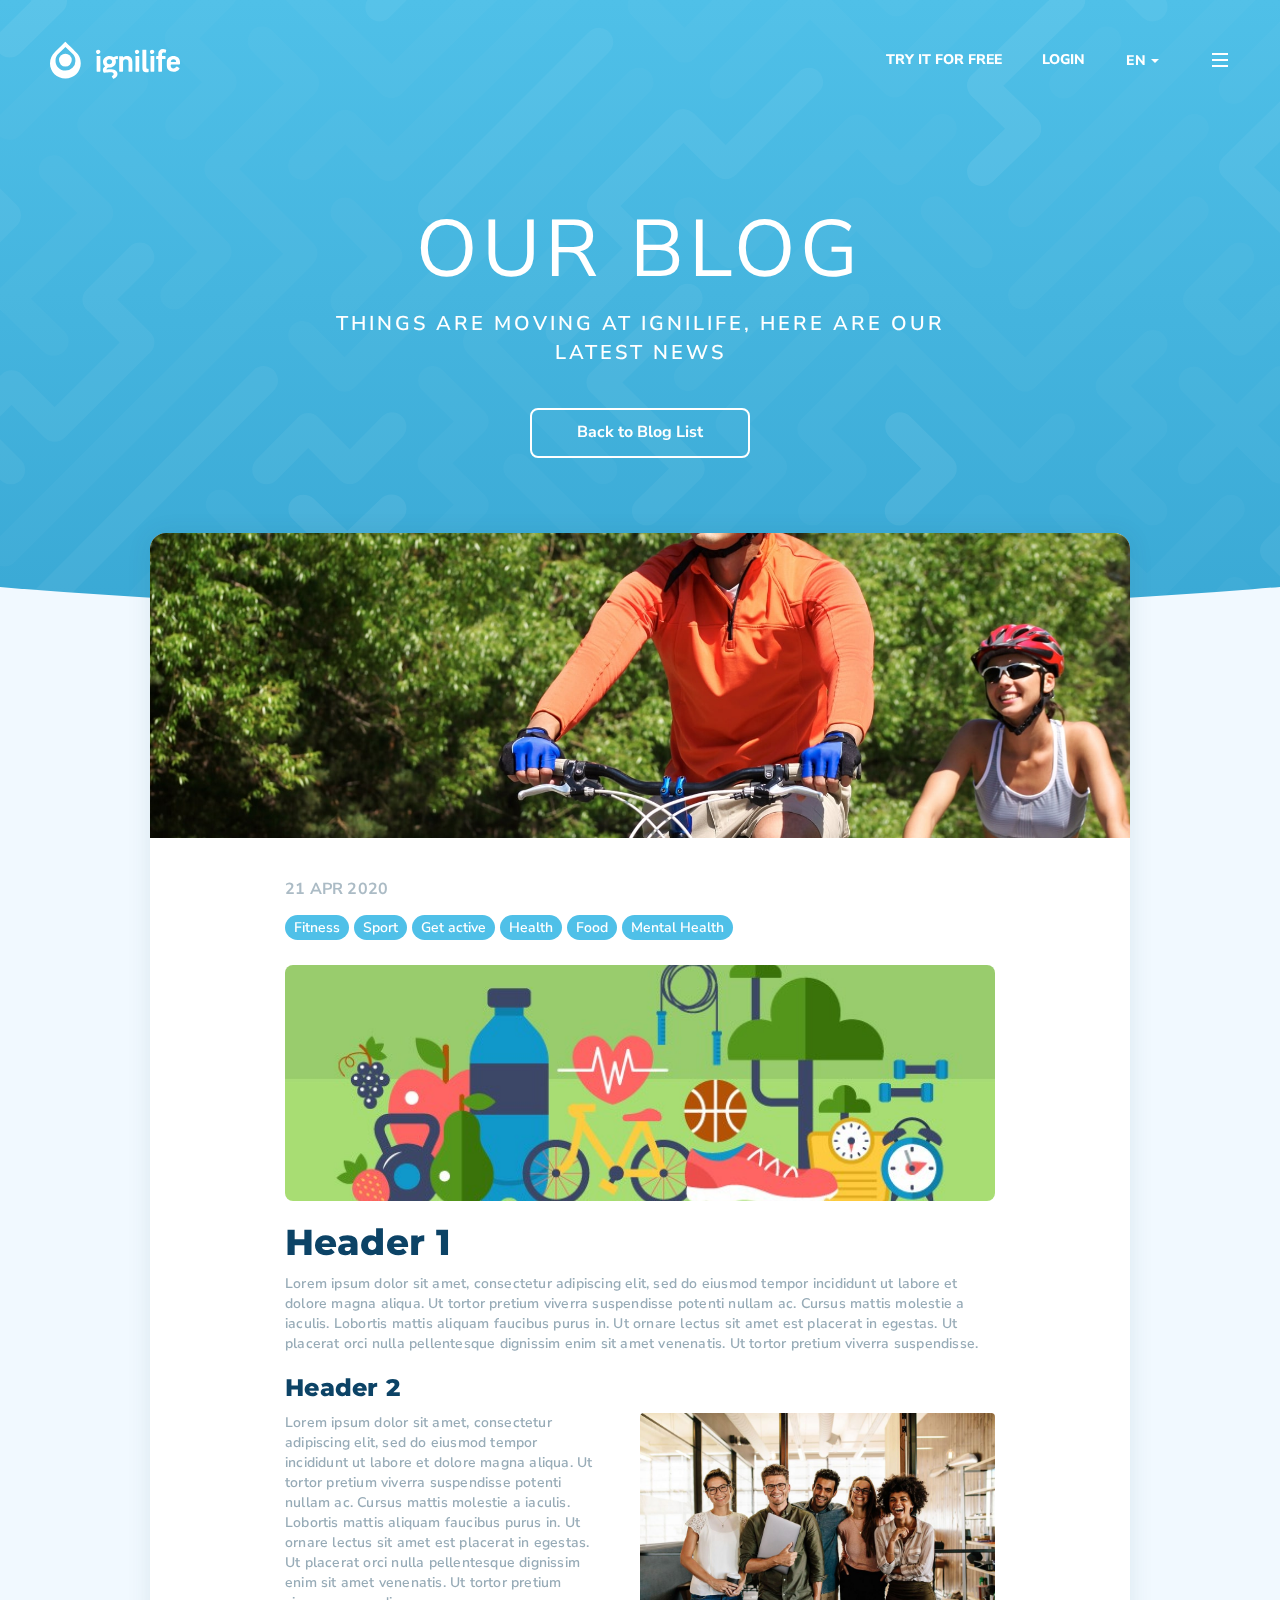
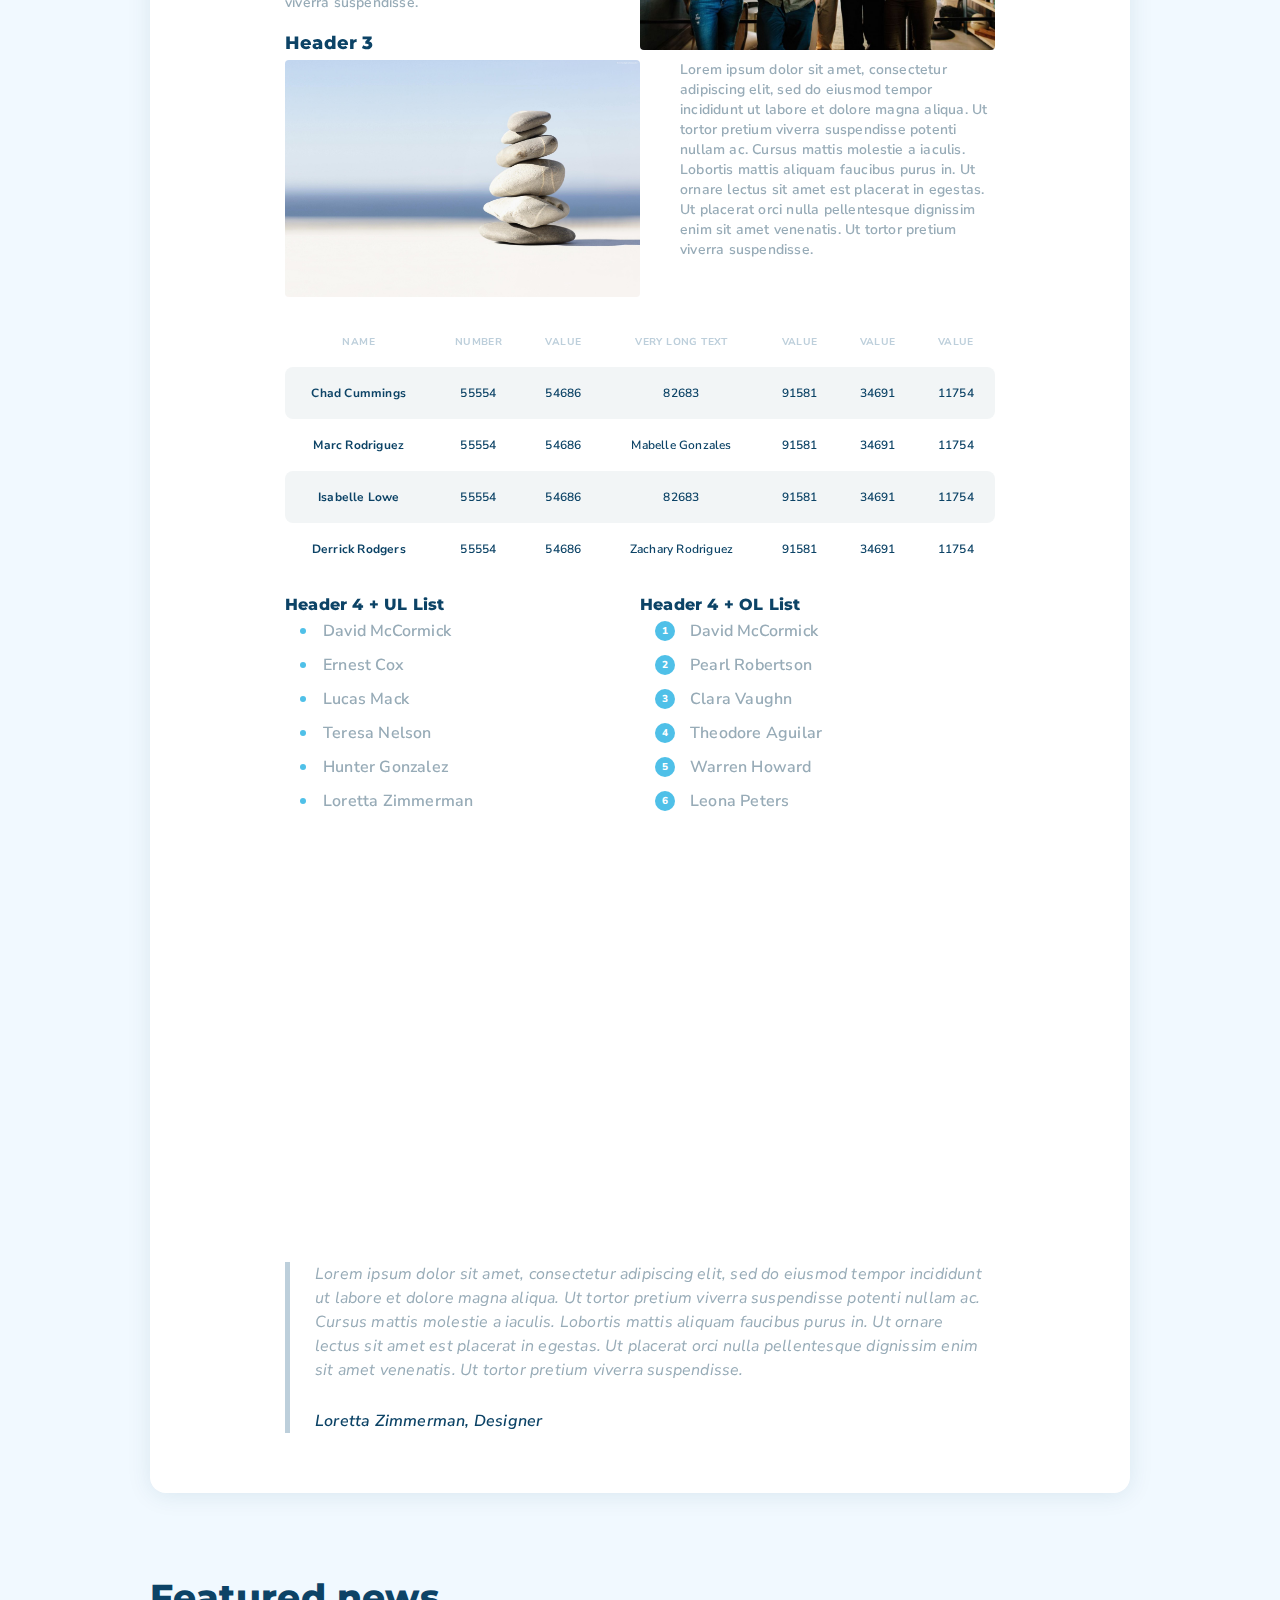
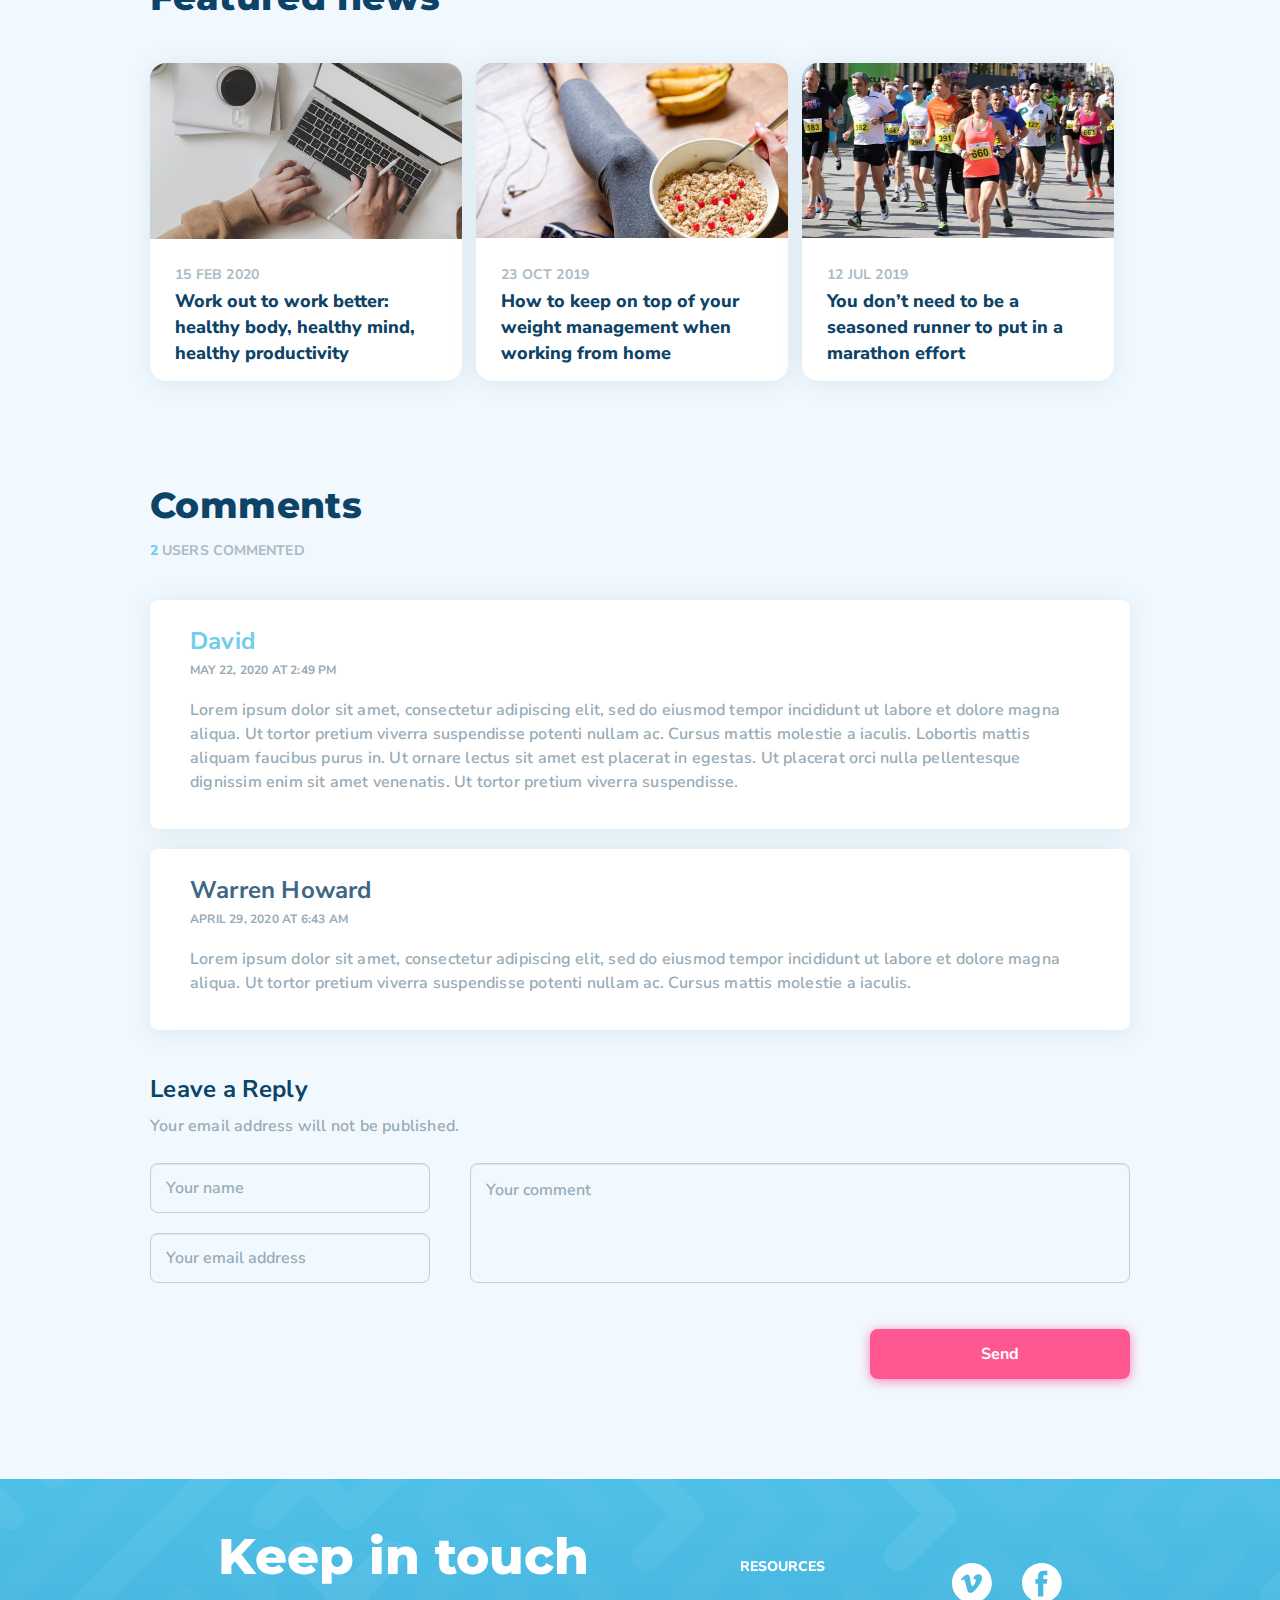
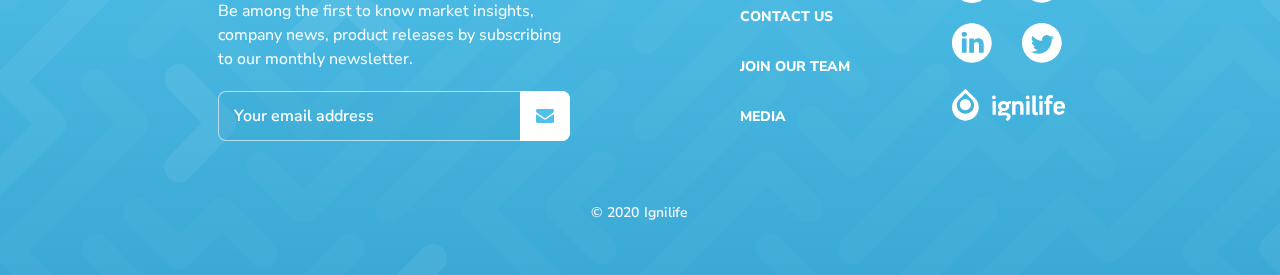
<file: our-blog-opened.html>
<!doctype html>
<html lang="en">

<head>
    <meta charset="utf-8">
    <meta name="viewport" content="width=device-width, initial-scale=1, shrink-to-fit=no">
    <meta name="robots" content="none" />
    <link href="https://fonts.googleapis.com/css?family=Montserrat:700,800" rel="stylesheet">
    <link href="https://fonts.googleapis.com/css?family=Nunito+Sans:400,600,700,800" rel="stylesheet">
    <link rel="stylesheet" href="css/third-party/bootstrap.min.css">
    <link rel="stylesheet" href="css/third-party/bootstrap-theme.min.css">
    <link rel="stylesheet" href="css/ourBlogOpened.css">
    <link rel="shortcut icon" href="favicon.ico?v3" type="image/x-icon">
    <title>Our blog opened</title>
</head>

<body>
    <div class="container-fluid">
        <div class="row section header-with-bg">
            <div class="background-main-pattern rounded-bottom">
                <div class="background-pattern parallax"></div>
            </div>
            <div class="col-xs-12 col-lg-12">
                <div class="row header">
                    <div class="col-xs-12 hidden-lg">
                        <div class="header-wrapper header-mobile">
                            <div class="row vertical-align">
                                <div class="col-xs-4 pull-start"></div>
                                <div class="col-xs-4">
                                    <a class="icon-link" href="/">
                                        <svg xmlns="http://www.w3.org/2000/svg" id="imagesIconsLogoIcon" width="24"
                                            height="29" viewBox="0 0 24 29" class="chat-icon center-block">
                                            <g fill="#FFF" fill-rule="nonzero" transform="translate(0 .574)">
                                                <circle cx="11.827" cy="14.135" r="4.904" />
                                                <path
                                                    d="M20.172 8.182C18.127 6.099 11.803-.025 11.829 0c.026-.025-6.528 6.433-8.342 8.184C1.673 9.936 0 12.658 0 16.7c0 6.39 5.295 11.57 11.827 11.57s11.827-5.18 11.827-11.57c0-4.053-1.442-6.445-3.484-8.516l.002-.002zm-8.28 14.009c-4.216.01-7.643-3.325-7.655-7.45 0-2.607.908-4.177 2.259-5.489l5.4-5.17 5.41 5.17c1.35 1.314 2.257 2.882 2.257 5.49a7.39 7.39 0 0 1-2.256 5.28 7.725 7.725 0 0 1-5.414 2.169z" />
                                            </g>
                                        </svg>
                                    </a>
                                </div>
                                <div class="col-xs-4 pull-end">
                                    <a class="icon-link" data-toggle="modal" data-target="#menuModal">
                                        <div class="menu-button">
                                            <div></div>
                                            <div></div>
                                            <div></div>
                                        </div>
                                    </a>
                                </div>
                            </div>
                        </div>
                    </div>
                    <div class="col-lg-12 visible-lg-block ">
                        <div class="header-wrapper header-desktop">
                            <div class="row vertical-align">
                                <div class="col-lg-2 pull-start">
                                    <a class="icon-link" href="/">
                                        <svg xmlns="http://www.w3.org/2000/svg" id="imagesIconsLogoText" width="130"
                                            height="39" viewBox="0 0 130 39" class="center-block">
                                            <g fill="#FFF" fill-rule="nonzero">
                                                <g transform="translate(0 .746)">
                                                    <circle cx="15.375" cy="18.375" r="6.375" />
                                                    <path
                                                        d="M26.223 10.636C23.566 7.93 15.344-.033 15.378 0c.034-.033-8.487 8.363-10.845 10.64C2.175 12.915 0 16.455 0 21.71c0 8.306 6.884 15.04 15.375 15.04S30.75 30.016 30.75 21.71c0-5.27-1.875-8.378-4.53-11.07l.003-.004zM15.461 28.848c-5.482.014-9.937-4.322-9.953-9.685 0-3.39 1.18-5.43 2.936-7.135l7.02-6.72 7.034 6.72c1.756 1.708 2.933 3.746 2.933 7.135a9.607 9.607 0 0 1-2.932 6.865 10.043 10.043 0 0 1-7.038 2.82z" />
                                                </g>
                                                <path
                                                    d="M48.178 8.631a2.096 2.096 0 0 0-1.53.625c-.41.411-.642.975-.648 1.566.008.599.245 1.17.66 1.586.414.417.972.645 1.55.635 1.182-.017 2.142-.996 2.178-2.22a2.279 2.279 0 0 0-.667-1.57 2.121 2.121 0 0 0-1.543-.622zM49.833 14.937H47.15a.476.476 0 0 0-.393.155.505.505 0 0 0-.125.413v14.654c-.012.15.043.3.151.403a.474.474 0 0 0 .402.129h2.682c.347 0 .518-.141.518-.568V15.51a.532.532 0 0 0-.145-.42.502.502 0 0 0-.407-.153zM67.35 14.965a5.45 5.45 0 0 0-3.353 1.147.527.527 0 0 1-.63 0 7.385 7.385 0 0 0-4.049-1.177c-3.315 0-6.353 2.496-6.353 5.751 0 1.906.814 3.465 1.92 4.367.245.207.14.38-.07.52-1.15.727-1.92 2.154-1.92 3.23 0 1.215.209 1.942.697 2.599.209.27.453.485 1.118.38 1.711-.243 4.085-.555 5.585-.555 1.397 0 3.42.347 3.42 1.766 0 .832-.944 1.616-1.432 1.906-.488.291-.594.59-.35.902l1.085 1.616c.244.347.697.207 1.15.035 1.78-.808 3.35-2.738 3.35-4.577 0-3.57-3.63-4.747-7.297-4.747-1.16.019-2.315.135-3.455.347-.139.035-.272-.035-.21-.269.272-.832.98-1.664 1.921-1.699h.838c3.665 0 6.597-2.496 6.597-5.824a5.043 5.043 0 0 0-.453-2.078.286.286 0 0 1 .01-.273.29.29 0 0 1 .234-.142 7.378 7.378 0 0 1 1.712-.07c.453.035.523-.105.523-.45v-2.113c.003-.385-.135-.592-.588-.592zm-8.03 8.387c-1.627 0-2.617-1.177-2.617-2.496 0-1.32 1.085-2.563 2.791-2.563a2.552 2.552 0 0 1 1.862.725c.494.484.767 1.148.756 1.838.003 1.351-.977 2.493-2.791 2.493v.003zM77.029 14.935c-1.235 0-2.825.525-3.605 1.26-.175.21-.354.244-.387 0a2.427 2.427 0 0 1-.036-.525c0-.384-.14-.526-.494-.526h-2.745a.508.508 0 0 0-.422.143.498.498 0 0 0-.144.418v14.46a.487.487 0 0 0 .155.399c.11.102.261.149.41.127h2.716a.533.533 0 0 0 .436-.138.523.523 0 0 0 .165-.423v-9.21c0-1.54 1.06-2.658 2.685-2.658 1.944 0 2.746 1.119 2.746 2.697v9.207a.487.487 0 0 0 .154.398c.11.102.262.149.411.127h2.746a.497.497 0 0 0 .402-.153c.103-.11.15-.26.128-.408v-9.25c.01-3.496-1.612-5.945-5.321-5.945zM88.695 14.937h-2.683a.476.476 0 0 0-.392.155.505.505 0 0 0-.125.413v14.654c-.013.15.043.3.15.403a.474.474 0 0 0 .402.129h2.683c.346 0 .518-.141.518-.568V15.51a.532.532 0 0 0-.145-.42.502.502 0 0 0-.408-.153zM87.04 8.631a2.094 2.094 0 0 0-1.53.625 2.253 2.253 0 0 0-.648 1.566c.008.6.246 1.17.66 1.587a2.13 2.13 0 0 0 1.551.634c1.182-.017 2.142-.996 2.177-2.221-.027-1.238-1.017-2.219-2.21-2.191zM98.17 27.818h-.397c-1.152 0-1.44-.421-1.44-1.762V9.09a.43.43 0 0 0-.142-.344.451.451 0 0 0-.362-.113h-2.974a.453.453 0 0 0-.351.14.432.432 0 0 0-.116.353v17.375c0 3.31 1.119 4.824 4.392 4.824.409.005.817-.019 1.223-.071.397-.036.649-.14.649-.635V28.43c.008-.227-.065-.613-.482-.613zM103.74 14.937h-2.684a.476.476 0 0 0-.393.155.505.505 0 0 0-.125.413v14.654c-.012.15.043.3.151.403a.475.475 0 0 0 .402.129h2.684c.347 0 .516-.141.516-.568V15.51a.53.53 0 0 0-.143-.42.5.5 0 0 0-.408-.154zM102.084 8.631a2.096 2.096 0 0 0-1.53.625c-.41.411-.643.975-.648 1.566.007.599.244 1.17.659 1.587a2.13 2.13 0 0 0 1.55.634c1.184-.015 2.145-.995 2.179-2.221a2.279 2.279 0 0 0-.667-1.57 2.121 2.121 0 0 0-1.543-.621zM115.54 8.39a8.122 8.122 0 0 0-2.568-.39c-2.977 0-4.633 2.152-4.633 4.66v1.975c0 .246-.102.386-.405.386h-1.216a.476.476 0 0 0-.387.135.521.521 0 0 0-.155.394v2.044a.495.495 0 0 0 .133.39.451.451 0 0 0 .375.14h1.216c.305 0 .405.246.405.528v11.51a.505.505 0 0 0 .148.4.46.46 0 0 0 .393.129h2.604a.46.46 0 0 0 .394-.128.505.505 0 0 0 .148-.401V18.617c0-.25.068-.494.473-.494h2.567a.449.449 0 0 0 .374-.138.492.492 0 0 0 .13-.39V15.55a.521.521 0 0 0-.153-.394.476.476 0 0 0-.388-.135h-2.59c-.305 0-.405-.107-.405-.353v-1.483c0-1.022.507-1.729 1.487-1.729.444.019.885.09 1.314.211.61.178.88.071.983-.422l.404-2.009c.098-.6-.31-.74-.649-.846zM123.411 14.935c-3.871 0-6.581 2.444-6.581 6.022v3.888c0 3.511 2.638 5.851 6.65 5.851 2.428 0 4.714-.93 5.947-3.062.21-.412-.036-.652-.457-.93l-1.725-1.07c-.421-.267-.599-.104-.845.171-.67.802-1.583 1.618-2.991 1.618-1.62 0-2.71-1.238-2.71-2.72v-.51c0-.31.21-.586.703-.586h7.604a.992.992 0 0 0 .723-.305.947.947 0 0 0 .261-.727v-1.618c0-3.714-2.78-6.022-6.579-6.022zm2.215 6.15h-4.257c-.46 0-.599-.17-.599-.481.14-1.308 1.127-2.407 2.674-2.407 1.367 0 2.5.861 2.674 2.236.036.353-.104.66-.492.66v-.008z" />
                                            </g>
                                        </svg>
                                    </a>
                                </div>
                                <div class="col-lg-4 col-lg-offset-6 header-links-wrapper">
                                    <a class="header-link try-it link" href="/#tryItForFree">try it for free</a>
                                    <a class="header-link login link" href="404.html"
                                        rel="noopener noreferrer">login</a>
                                    <div id="languageDropdown" class="dropdown">
                                        <button class="btn btn-default dropdown-toggle" type="button"
                                            id="dropdownMenuHeader" data-toggle="dropdown" aria-haspopup="true"
                                            aria-expanded="true">En<span class="caret"></span>
                                        </button>
                                        <ul class="dropdown-menu" id="dropdownLanguageOpenedMenu"
                                            aria-labelledby="dropdownMenuHeader">
                                            <li><a href="#">de</a></li>
                                            <li><a href="#">Fr</a></li>
                                        </ul>
                                    </div>
                                    <a class="icon-link" data-toggle="modal" data-target="#menuModal">
                                        <div class="menu-button">
                                            <div></div>
                                            <div></div>
                                            <div></div>
                                        </div>
                                    </a>
                                </div>
                            </div>
                        </div>
                    </div>
                </div>
            </div>
            <div class="row title">
                <div class="col-xs-10 col-xs-offset-1 col-lg-8 col-lg-offset-2">
                    <p class="text-center">OUR BLOG</p>
                </div>
                <div class="col-xs-10 col-xs-offset-1 col-lg-6 col-lg-offset-3">
                    <p class="text-center">
                        Things are moving at Ignilife, here are our latest news
                    </p>
                    <a class="icon-link" href="our-blog.html">
                        <button class="btn stroke white btn-block">Back to Blog List</button>
                    </a>
                </div>
            </div>
        </div>
        <div class="row section body">
            <div class="col-lg-10 col-lg-offset-1 col-xs-12">
                <div class="blog">
                    <div class="img-wrapper">
                        <div class="img-container">
                            <img src="images/our-blog-opened/1.jpg" /></div>
                    </div>
                    <div class="data">
                        <p class="date">21 Apr 2020</p>
                        <ul class="tags">
                            <li class="tag">Fitness</li>
                            <li class="tag">Sport</li>
                            <li class="tag">Get active</li>
                            <li class="tag">Health</li>
                            <li class="tag">Food</li>
                            <li class="tag">Mental Health</li>
                        </ul>
                        <span class="img-container full-width">
                        <span class="main-wrapper">
                             <span class="wrapper">
                                <img src="images/our-blog-opened/2.jpg" />
                            </span>
                        </span>
                        </span>
                        <h1 class="header">Header 1</h1>
                        <p class="text">
                            Lorem ipsum dolor sit amet, consectetur adipiscing elit, sed do eiusmod tempor incididunt ut
                            labore et dolore magna aliqua. Ut tortor pretium viverra suspendisse potenti nullam ac.
                            Cursus
                            mattis molestie a iaculis. Lobortis mattis aliquam faucibus purus in. Ut ornare lectus sit
                            amet
                            est placerat in egestas. Ut placerat orci nulla pellentesque dignissim enim sit amet
                            venenatis.
                            Ut tortor pretium viverra suspendisse.
                        </p>
                        <h2 class="header">Header 2</h2>
                        <p class="text">
                            <span class="img-container right">
                            <span class="main-wrapper">
                                <span class="wrapper">
                                   <img src="images/our-blog-opened/3.jpg" />
                                </span>
                            </span>
                            </span>
                            Lorem ipsum dolor sit amet, consectetur adipiscing elit, sed do eiusmod tempor incididunt
                            ut labore et dolore magna aliqua. Ut tortor pretium viverra suspendisse potenti nullam ac.
                            Cursus mattis molestie a iaculis. Lobortis mattis aliquam faucibus purus in.
                            Ut ornare lectus sit amet est placerat in egestas. Ut placerat orci nulla pellentesque
                            dignissim enim sit amet venenatis. Ut tortor pretium viverra suspendisse.
                        </p>
                        <h3 class="header">Header 3</h3>
                        <p class="text">
                            <span class="img-container left">
                            <span class="main-wrapper">
                                <span class="wrapper">
                                    <img src="images/our-blog-opened/4.jpg" />
                                </span>
                            </span>
                            </span>
                            Lorem ipsum dolor sit amet, consectetur adipiscing elit, sed do eiusmod tempor incididunt
                            ut labore et dolore magna aliqua. Ut tortor pretium viverra suspendisse potenti nullam ac.
                            Cursus mattis molestie a iaculis. Lobortis mattis aliquam faucibus purus in.
                            Ut ornare lectus sit amet est placerat in egestas. Ut placerat orci nulla pellentesque
                            dignissim enim sit amet venenatis. Ut tortor pretium viverra suspendisse.
                        </p>

                        <div class="table-responsive">
                            <table class="table">
                                <thead>
                                    <tr>
                                        <th>Name</th>
                                        <th>Number</th>
                                        <th>Value</th>
                                        <th>very long text</th>
                                        <th>Value</th>
                                        <th>Value</th>
                                        <th>Value</th>
                                    </tr>
                                </thead>
                                <tbody>
                                    <tr>
                                        <td>Chad Cummings</td>
                                        <td>55554</td>
                                        <td>54686</td>
                                        <td>82683</td>
                                        <td>91581</td>
                                        <td>34691</td>
                                        <td>11754</td>
                                    </tr>
                                    <tr>
                                        <td>Marc Rodriguez</td>
                                        <td>55554</td>
                                        <td>54686</td>
                                        <td>Mabelle Gonzales</td>
                                        <td>91581</td>
                                        <td>34691</td>
                                        <td>11754</td>
                                    </tr>
                                    <tr>
                                        <td>Isabelle Lowe</td>
                                        <td>55554</td>
                                        <td>54686</td>
                                        <td>82683</td>
                                        <td>91581</td>
                                        <td>34691</td>
                                        <td>11754</td>
                                    </tr>
                                    <tr>
                                        <td>Derrick Rodgers</td>
                                        <td>55554</td>
                                        <td>54686</td>
                                        <td>Zachary Rodriguez</td>
                                        <td>91581</td>
                                        <td>34691</td>
                                        <td>11754</td>
                                    </tr>
                                </tbody>
                            </table>
                        </div>
                        <div style="display: flex; flex-direction: row;">
                            <div style="width: 50%;">
                                <h4 class="header">Header 4 + UL List</h4>
                                <ul class="list list_type_unordered">
                                    <li class="list__item">David McCormick</li>
                                    <li class="list__item">Ernest Cox</li>
                                    <li class="list__item">Lucas Mack</li>
                                    <li class="list__item">Teresa Nelson</li>
                                    <li class="list__item">Hunter Gonzalez</li>
                                    <li class="list__item">Loretta Zimmerman</li>
                                </ul>
                            </div>
                            <div style="width: 50%;">
                                <h4 class="header">Header 4 + OL List</h4>
                                <ul class="list list_type_ordered">
                                    <li class="list__item">David McCormick</li>
                                    <li class="list__item">Pearl Robertson</li>
                                    <li class="list__item">Clara Vaughn</li>
                                    <li class="list__item">Theodore Aguilar</li>
                                    <li class="list__item">Warren Howard</li>
                                    <li class="list__item">Leona Peters</li>

                                </ul>
                            </div>
                        </div>
                        <div class="video-container">
                            <iframe width="560" height="315" src="https://www.youtube.com/embed/HhJMpFvyHvE"
                                data-video-name="Ignilife trailer Brazilian version" frameborder="0"
                                allow="accelerometer; autoplay; encrypted-media; gyroscope; picture-in-picture"
                                allowfullscreen></iframe>
                        </div>
                        <span class="quote">
                       <span class="text">
                         Lorem ipsum dolor sit amet, consectetur adipiscing elit, sed do eiusmod tempor incididunt
                        ut labore et dolore magna aliqua. Ut tortor pretium viverra suspendisse potenti nullam ac.
                        Cursus mattis molestie a iaculis. Lobortis mattis aliquam faucibus purus in.
                        Ut ornare lectus sit amet est placerat in egestas. Ut placerat orci nulla pellentesque
                        dignissim enim sit amet venenatis. Ut tortor pretium viverra suspendisse.
                        </span>
                        <span class="by-line">Loretta Zimmerman, Designer</span>
                        </span>
                    </div>
                </div>
                <div class="other-blog">
                    <p class="title">Featured news</p>
                    <a class="blog">
                        <div class="img-wrapper">
                            <div class="img-container">
                                <img src="images/our-blog-opened/5.jpg" />
                            </div>
                        </div>
                        <div class="data">
                            <p class="date">15 FEB 2020</p>
                            <p class="name">Work out to work better: healthy body, healthy mind, healthy productivity
                            </p>
                        </div>
                    </a>
                    <a class="blog">
                        <div class="img-wrapper">
                            <div class="img-container">
                                <img src="images/our-blog-opened/6.jpg" />
                            </div>
                        </div>
                        <div class="data">
                            <p class="date">23 OCT 2019</p>
                            <p class="name">How to keep on top of your weight management when working from home</p>
                        </div>
                    </a>
                    <a class="blog">
                        <div class="img-wrapper">
                            <div class="img-container">
                                <img src="images/our-blog-opened/7.jpg" />
                            </div>
                        </div>
                        <div class="data">
                            <p class="date">12 JUL 2019</p>
                            <p class="name">You don’t need to be a seasoned runner to put in a marathon effort</p>
                        </div>
                    </a>
                </div>
                <div class="comments-container">
                    <p class="title">Comments</p>
                    <p class="comments-count-label"><span class="count">2</span> users commented</p>
                    <ul class="comments">
                        <li class="comment authorized">
                            <p class="name">David</p>
                            <p class="date">May 22, 2020 at 2:49 pm</p>
                            <p class="text">
                                Lorem ipsum dolor sit amet, consectetur adipiscing elit, sed do eiusmod tempor
                                incididunt ut
                                labore et dolore magna aliqua. Ut tortor pretium viverra suspendisse potenti nullam ac.
                                Cursus mattis molestie a iaculis. Lobortis mattis aliquam faucibus purus in. Ut ornare
                                lectus
                                sit amet est placerat in egestas. Ut placerat orci nulla pellentesque dignissim enim sit
                                amet venenatis. Ut tortor pretium viverra suspendisse.
                            </p>
                        </li>
                        <li class="comment">
                            <p class="name">Warren Howard</p>
                            <p class="date">April 29, 2020 at 6:43 am</p>
                            <p class="text">
                                Lorem ipsum dolor sit amet, consectetur adipiscing elit, sed do eiusmod tempor
                                incididunt ut
                                labore et dolore magna aliqua. Ut tortor pretium viverra suspendisse potenti nullam ac.
                                Cursus mattis molestie a iaculis.
                            </p>
                        </li>
                    </ul>
                    <div class="hbspt-form">
                        <form class="form hbspt-form" role="form" novalidate>
                            <div class="hs-richtext">Leave a Reply</div>
                            <div class="add-text">Your email address will not be published.</div>
                            <div class="body">
                                <div class="lg-inline">
                                    <div class="hs-form-field">
                                        <input type="text" name="name" class="form-control stroke" id="name"
                                            placeholder="Your name" required>
                                        <ul class="hs-error-msgs inputs-list">
                                            <li class="required">
                                                <label>Please complete this required field.</label>
                                            </li>
                                        </ul>
                                    </div>
                                    <div class="hs-form-field">
                                        <input type="email" name="email" class="form-control stroke" id="email"
                                            placeholder="Your email address" required>
                                        <ul class="hs-error-msgs inputs-list">
                                            <li class="required">
                                                <label>Please complete this required field.</label>
                                            </li>
                                            <li class="not-valid">
                                                <label>Email must be formatted correctly.</label>
                                            </li>
                                        </ul>
                                    </div>
                                </div>
                                <div class="lg-inline">
                                    <div class="hs-form-field">
                                        <textarea name="comment" class="form-control stroke" id="comment"
                                            placeholder="Your comment" required></textarea>
                                        <ul class="hs-error-msgs inputs-list">
                                            <li class="required">
                                                <label>Please complete this required field.</label>
                                            </li>
                                        </ul>
                                    </div>
                                </div>
                            </div>

                            <div class="hs-form-field action">
                                <button class="btn pink" type="submit">Send</button>
                            </div>
                        </form>
                        <div class="submitted-message">
                            <p>Thanks for submiting the form!</p>
                        </div>
                    </div>
                </div>
            </div>
        </div>
        <div class="row section footer-wrapper">
            <div class="background-main-pattern">
                <div class="background-pattern parallax"></div>
            </div>
            <div class="col-lg-12 col-xs-12">
                <div class="row max-width-container">
                    <div class="col-lg-8 col-xs-12 col-lg-offset-2">
                        <div class="row footer">
                            <div class="col-xs-12 col-lg-5 ">
                                <p class="title">Keep in touch</p>
                                <p class="text">
                                    Be among the first to know market insights, company news, product releases by
                                    subscribing to our
                                    monthly newsletter.
                                </p>
                                <div class="email-footer-wrapper submit-inline white">
                                    <div class="hbspt-form">
                                        <form novalidate="" class="hs-form">
                                            <div class="hs-form-field">
                                                <input type="email" name="email" placeholder="Your email address"
                                                    autocomplete="off" />
                                            </div>
                                            <div class="hs_submit hs-submit">
                                                <div class="actions">
                                                    <input type="submit" value="Try it for free"
                                                        class="hs-button primary large">
                                                </div>
                                            </div>
                                        </form>
                                        <div class="submitted-message">
                                            <p>Thanks for submiting the form!</p>
                                        </div>
                                    </div>






                                </div>
                            </div>
                            <div class="col-lg-2 col-lg-offset-2 col-xs-12">
                                <div class="row links-wrapper">
                                    <div class="col-xs-6 col-lg-12"><a class="link" href="resources.html">Resources</a>
                                    </div>
                                    <div class="col-xs-6 col-lg-12"><a class="link" href="contacts.html">Contact us</a>
                                    </div>
                                    <div class="col-xs-6 col-lg-12"><a class="link" href="join-our-team.html">Join our
                                            Team</a></div>
                                    <div class="col-xs-6 col-lg-12"><a class="link" href="media.html">Media</a></div>
                                </div>
                            </div>
                            <div class="col-lg-2 col-lg-offset-1 col-xs-12">
                                <div class="row social-links-wrapper">
                                    <div class="col-xs-3 col-lg-6 link-wrapper">
                                        <a class="icon-link" target="_blank"><img
                                                src="images/socials-footer/vimeo-normal.svg" /></a>
                                    </div>
                                    <div class="col-xs-3 col-lg-6 link-wrapper">
                                        <a class="icon-link" target="_blank"><img
                                                src="images/socials-footer/fb-normal.svg" /></a>
                                    </div>
                                    <div class="col-xs-3 col-lg-6 link-wrapper">
                                        <a class="icon-link" target="_blank"><img
                                                src="images/socials-footer/linkedin-normal.svg" /></a>
                                    </div>
                                    <div class="col-xs-3 col-lg-6 link-wrapper">
                                        <a class="icon-link" target="_blank"><img
                                                src="images/socials-footer/twitter-normal.svg" /></a>
                                    </div>
                                    <div class="col-xs-12 col-lg-12 text-center logo-container">
                                        <a class="icon-link" href="/"><img width="113"
                                                src="images/icons/logo-text.svg" /></a>
                                    </div>
                                </div>
                            </div>
                        </div>
                        <div class="row">
                            <div class="col-lg-12 col-xs-12">
                                <p class="copyright">&copy; 2020 Ignilife</p>
                            </div>
                        </div>
                    </div>
                </div>
            </div>
        </div>
    </div>
    <div class="modal fade" id="menuModal" tabindex="-1" role="dialog" aria-labelledby="myModalLabel">
        <div class="modal-dialog" role="document">
            <div class="modal-content">

                <div class="modal-header">
                    <div class="header-main-wrapper hidden-lg">
                        <div class="header-wrapper">
                            <div class="text-left"></div>
                            <div class="text-center">
                                <svg xmlns="http://www.w3.org/2000/svg" id="imagesIconsLogoIcon" width="24" height="29"
                                    viewBox="0 0 24 29" class="blue center-block">
                                    <g fill="#FFF" fill-rule="nonzero" transform="translate(0 .574)">
                                        <circle cx="11.827" cy="14.135" r="4.904" />
                                        <path
                                            d="M20.172 8.182C18.127 6.099 11.803-.025 11.829 0c.026-.025-6.528 6.433-8.342 8.184C1.673 9.936 0 12.658 0 16.7c0 6.39 5.295 11.57 11.827 11.57s11.827-5.18 11.827-11.57c0-4.053-1.442-6.445-3.484-8.516l.002-.002zm-8.28 14.009c-4.216.01-7.643-3.325-7.655-7.45 0-2.607.908-4.177 2.259-5.489l5.4-5.17 5.41 5.17c1.35 1.314 2.257 2.882 2.257 5.49a7.39 7.39 0 0 1-2.256 5.28 7.725 7.725 0 0 1-5.414 2.169z" />
                                    </g>
                                </svg>
                            </div>
                            <div class="text-right">
                                <button type="button" class="close icon-link" data-dismiss="modal" aria-label="Close">
                                    <svg xmlns="http://www.w3.org/2000/svg" id="imagesIconsClose" width="18" height="18"
                                        viewBox="0 0 18 18" class="blue center-block">
                                        <path fill="#FFF" fill-rule="evenodd"
                                            d="M9 7.205l5.983-5.983a1.27 1.27 0 1 1 1.795 1.795L10.795 9l5.983 5.983a1.27 1.27 0 0 1-1.795 1.795L9 10.795l-5.983 5.983a1.27 1.27 0 0 1-1.795-1.795L7.205 9 1.222 3.017a1.27 1.27 0 1 1 1.795-1.795L9 7.205z" />
                                    </svg>
                                </button>
                            </div>
                        </div>
                    </div>
                    <div class="header-main-wrapper visible-lg-block">
                        <div class="header-wrapper">
                            <div class="text-left">
                                <svg xmlns="http://www.w3.org/2000/svg" id="imagesIconsLogoText" width="130" height="39"
                                    viewBox="0 0 130 39" class="blue center-block">
                                    <g fill="#FFF" fill-rule="nonzero">
                                        <g transform="translate(0 .746)">
                                            <circle cx="15.375" cy="18.375" r="6.375" />
                                            <path
                                                d="M26.223 10.636C23.566 7.93 15.344-.033 15.378 0c.034-.033-8.487 8.363-10.845 10.64C2.175 12.915 0 16.455 0 21.71c0 8.306 6.884 15.04 15.375 15.04S30.75 30.016 30.75 21.71c0-5.27-1.875-8.378-4.53-11.07l.003-.004zM15.461 28.848c-5.482.014-9.937-4.322-9.953-9.685 0-3.39 1.18-5.43 2.936-7.135l7.02-6.72 7.034 6.72c1.756 1.708 2.933 3.746 2.933 7.135a9.607 9.607 0 0 1-2.932 6.865 10.043 10.043 0 0 1-7.038 2.82z" />
                                        </g>
                                        <path
                                            d="M48.178 8.631a2.096 2.096 0 0 0-1.53.625c-.41.411-.642.975-.648 1.566.008.599.245 1.17.66 1.586.414.417.972.645 1.55.635 1.182-.017 2.142-.996 2.178-2.22a2.279 2.279 0 0 0-.667-1.57 2.121 2.121 0 0 0-1.543-.622zM49.833 14.937H47.15a.476.476 0 0 0-.393.155.505.505 0 0 0-.125.413v14.654c-.012.15.043.3.151.403a.474.474 0 0 0 .402.129h2.682c.347 0 .518-.141.518-.568V15.51a.532.532 0 0 0-.145-.42.502.502 0 0 0-.407-.153zM67.35 14.965a5.45 5.45 0 0 0-3.353 1.147.527.527 0 0 1-.63 0 7.385 7.385 0 0 0-4.049-1.177c-3.315 0-6.353 2.496-6.353 5.751 0 1.906.814 3.465 1.92 4.367.245.207.14.38-.07.52-1.15.727-1.92 2.154-1.92 3.23 0 1.215.209 1.942.697 2.599.209.27.453.485 1.118.38 1.711-.243 4.085-.555 5.585-.555 1.397 0 3.42.347 3.42 1.766 0 .832-.944 1.616-1.432 1.906-.488.291-.594.59-.35.902l1.085 1.616c.244.347.697.207 1.15.035 1.78-.808 3.35-2.738 3.35-4.577 0-3.57-3.63-4.747-7.297-4.747-1.16.019-2.315.135-3.455.347-.139.035-.272-.035-.21-.269.272-.832.98-1.664 1.921-1.699h.838c3.665 0 6.597-2.496 6.597-5.824a5.043 5.043 0 0 0-.453-2.078.286.286 0 0 1 .01-.273.29.29 0 0 1 .234-.142 7.378 7.378 0 0 1 1.712-.07c.453.035.523-.105.523-.45v-2.113c.003-.385-.135-.592-.588-.592zm-8.03 8.387c-1.627 0-2.617-1.177-2.617-2.496 0-1.32 1.085-2.563 2.791-2.563a2.552 2.552 0 0 1 1.862.725c.494.484.767 1.148.756 1.838.003 1.351-.977 2.493-2.791 2.493v.003zM77.029 14.935c-1.235 0-2.825.525-3.605 1.26-.175.21-.354.244-.387 0a2.427 2.427 0 0 1-.036-.525c0-.384-.14-.526-.494-.526h-2.745a.508.508 0 0 0-.422.143.498.498 0 0 0-.144.418v14.46a.487.487 0 0 0 .155.399c.11.102.261.149.41.127h2.716a.533.533 0 0 0 .436-.138.523.523 0 0 0 .165-.423v-9.21c0-1.54 1.06-2.658 2.685-2.658 1.944 0 2.746 1.119 2.746 2.697v9.207a.487.487 0 0 0 .154.398c.11.102.262.149.411.127h2.746a.497.497 0 0 0 .402-.153c.103-.11.15-.26.128-.408v-9.25c.01-3.496-1.612-5.945-5.321-5.945zM88.695 14.937h-2.683a.476.476 0 0 0-.392.155.505.505 0 0 0-.125.413v14.654c-.013.15.043.3.15.403a.474.474 0 0 0 .402.129h2.683c.346 0 .518-.141.518-.568V15.51a.532.532 0 0 0-.145-.42.502.502 0 0 0-.408-.153zM87.04 8.631a2.094 2.094 0 0 0-1.53.625 2.253 2.253 0 0 0-.648 1.566c.008.6.246 1.17.66 1.587a2.13 2.13 0 0 0 1.551.634c1.182-.017 2.142-.996 2.177-2.221-.027-1.238-1.017-2.219-2.21-2.191zM98.17 27.818h-.397c-1.152 0-1.44-.421-1.44-1.762V9.09a.43.43 0 0 0-.142-.344.451.451 0 0 0-.362-.113h-2.974a.453.453 0 0 0-.351.14.432.432 0 0 0-.116.353v17.375c0 3.31 1.119 4.824 4.392 4.824.409.005.817-.019 1.223-.071.397-.036.649-.14.649-.635V28.43c.008-.227-.065-.613-.482-.613zM103.74 14.937h-2.684a.476.476 0 0 0-.393.155.505.505 0 0 0-.125.413v14.654c-.012.15.043.3.151.403a.475.475 0 0 0 .402.129h2.684c.347 0 .516-.141.516-.568V15.51a.53.53 0 0 0-.143-.42.5.5 0 0 0-.408-.154zM102.084 8.631a2.096 2.096 0 0 0-1.53.625c-.41.411-.643.975-.648 1.566.007.599.244 1.17.659 1.587a2.13 2.13 0 0 0 1.55.634c1.184-.015 2.145-.995 2.179-2.221a2.279 2.279 0 0 0-.667-1.57 2.121 2.121 0 0 0-1.543-.621zM115.54 8.39a8.122 8.122 0 0 0-2.568-.39c-2.977 0-4.633 2.152-4.633 4.66v1.975c0 .246-.102.386-.405.386h-1.216a.476.476 0 0 0-.387.135.521.521 0 0 0-.155.394v2.044a.495.495 0 0 0 .133.39.451.451 0 0 0 .375.14h1.216c.305 0 .405.246.405.528v11.51a.505.505 0 0 0 .148.4.46.46 0 0 0 .393.129h2.604a.46.46 0 0 0 .394-.128.505.505 0 0 0 .148-.401V18.617c0-.25.068-.494.473-.494h2.567a.449.449 0 0 0 .374-.138.492.492 0 0 0 .13-.39V15.55a.521.521 0 0 0-.153-.394.476.476 0 0 0-.388-.135h-2.59c-.305 0-.405-.107-.405-.353v-1.483c0-1.022.507-1.729 1.487-1.729.444.019.885.09 1.314.211.61.178.88.071.983-.422l.404-2.009c.098-.6-.31-.74-.649-.846zM123.411 14.935c-3.871 0-6.581 2.444-6.581 6.022v3.888c0 3.511 2.638 5.851 6.65 5.851 2.428 0 4.714-.93 5.947-3.062.21-.412-.036-.652-.457-.93l-1.725-1.07c-.421-.267-.599-.104-.845.171-.67.802-1.583 1.618-2.991 1.618-1.62 0-2.71-1.238-2.71-2.72v-.51c0-.31.21-.586.703-.586h7.604a.992.992 0 0 0 .723-.305.947.947 0 0 0 .261-.727v-1.618c0-3.714-2.78-6.022-6.579-6.022zm2.215 6.15h-4.257c-.46 0-.599-.17-.599-.481.14-1.308 1.127-2.407 2.674-2.407 1.367 0 2.5.861 2.674 2.236.036.353-.104.66-.492.66v-.008z" />
                                    </g>
                                </svg>
                            </div>
                            <div class="text-right">
                                <button type="button" class="close icon-link" data-dismiss="modal" aria-label="Close">
                                    <svg xmlns="http://www.w3.org/2000/svg" id="imagesIconsClose" width="18" height="18"
                                        viewBox="0 0 18 18" class="white center-block">
                                        <path fill="#FFF" fill-rule="evenodd"
                                            d="M9 7.205l5.983-5.983a1.27 1.27 0 1 1 1.795 1.795L10.795 9l5.983 5.983a1.27 1.27 0 0 1-1.795 1.795L9 10.795l-5.983 5.983a1.27 1.27 0 0 1-1.795-1.795L7.205 9 1.222 3.017a1.27 1.27 0 1 1 1.795-1.795L9 7.205z" />
                                    </svg>
                                </button>
                            </div>
                        </div>
                    </div>
                </div>

                <div class="modal-body">
                    <div class=" controls hidden-lg">
                        <a href="404.html" class="login-link" rel="noopener noreferrer">
                            <button type="button" class="btn login stroke btn-block">Login</button>
                        </a>
                        <div id="languageDropdown" class="dropdown menu">
                            <button class="btn stroke btn-block dropdown-toggle" type="button" id="dropdownMenu"
                                data-toggle="dropdown" aria-haspopup="true"
                                aria-expanded="true">En<span class="caret"></span>
                            </button>
                            <ul class="dropdown-menu full-width" id="dropdownLanguageOpenedMenu"
                                aria-labelledby="dropdownMenu">
                                <li><a href="#">de</a></li>
                                <li><a href="#">fr</a></li>
                            </ul>
                        </div>
                    </div>
                    <ul class="list-group">
                        <li class="list-group-item"><a href="/">HOME</a></li>
                        <li class="list-group-item"><a href="request-demo.html">REQUEST DEMO</a></li>
                        <li class="list-group-item"><a href="pricing.html">PRICING</a></li>
                        <li class="list-group-item"><a href="about-us.html">ABOUT</a></li>
                        <li class="list-group-item"><a href="our-blog.html">BLOG</a></li>
                        <li class="list-group-item hidden-lg"><a href="contacts.html">CONTACT US</a></li>
                        <li class="list-group-item hidden-lg"><a href="join-our-team.html">JOIN OUR TEAM</a></li>
                        <li class="list-group-item hidden-lg"><a href="media.html">MEDIA</a></li>
                    </ul>
                </div>
                <div class="modal-footer">
                    <div class="footer mobile hidden-lg">
                        <a href="/#tryItForFree" class="try-it" onclick="$('#menuModal').modal('hide')">
                            <button type="button" class="btn pink btn-block">Try it for free</button>
                        </a>
                    </div>
                    <div class="footer desktop visible-lg-block">
                        <div class="links-wrapper">
                            <a class="link" href="contacts.html">Contact us</a>
                            <a class="link" href="resources.html">Resources</a>
                            <a class="link" href="join-our-team.html">Join our Team</a>
                            <a class="link" href="media.html">Media</a>
                        </div>
                    </div>
                </div>
            </div>
        </div>
    </div>
    <script src="js/third-party/jquery-2.2.4.min.js"></script>
    <script src="js/third-party/bootstrap.min.js"></script>
    <script src="js/ourBlogOpened.js"></script>
</body>

</html>
</file>
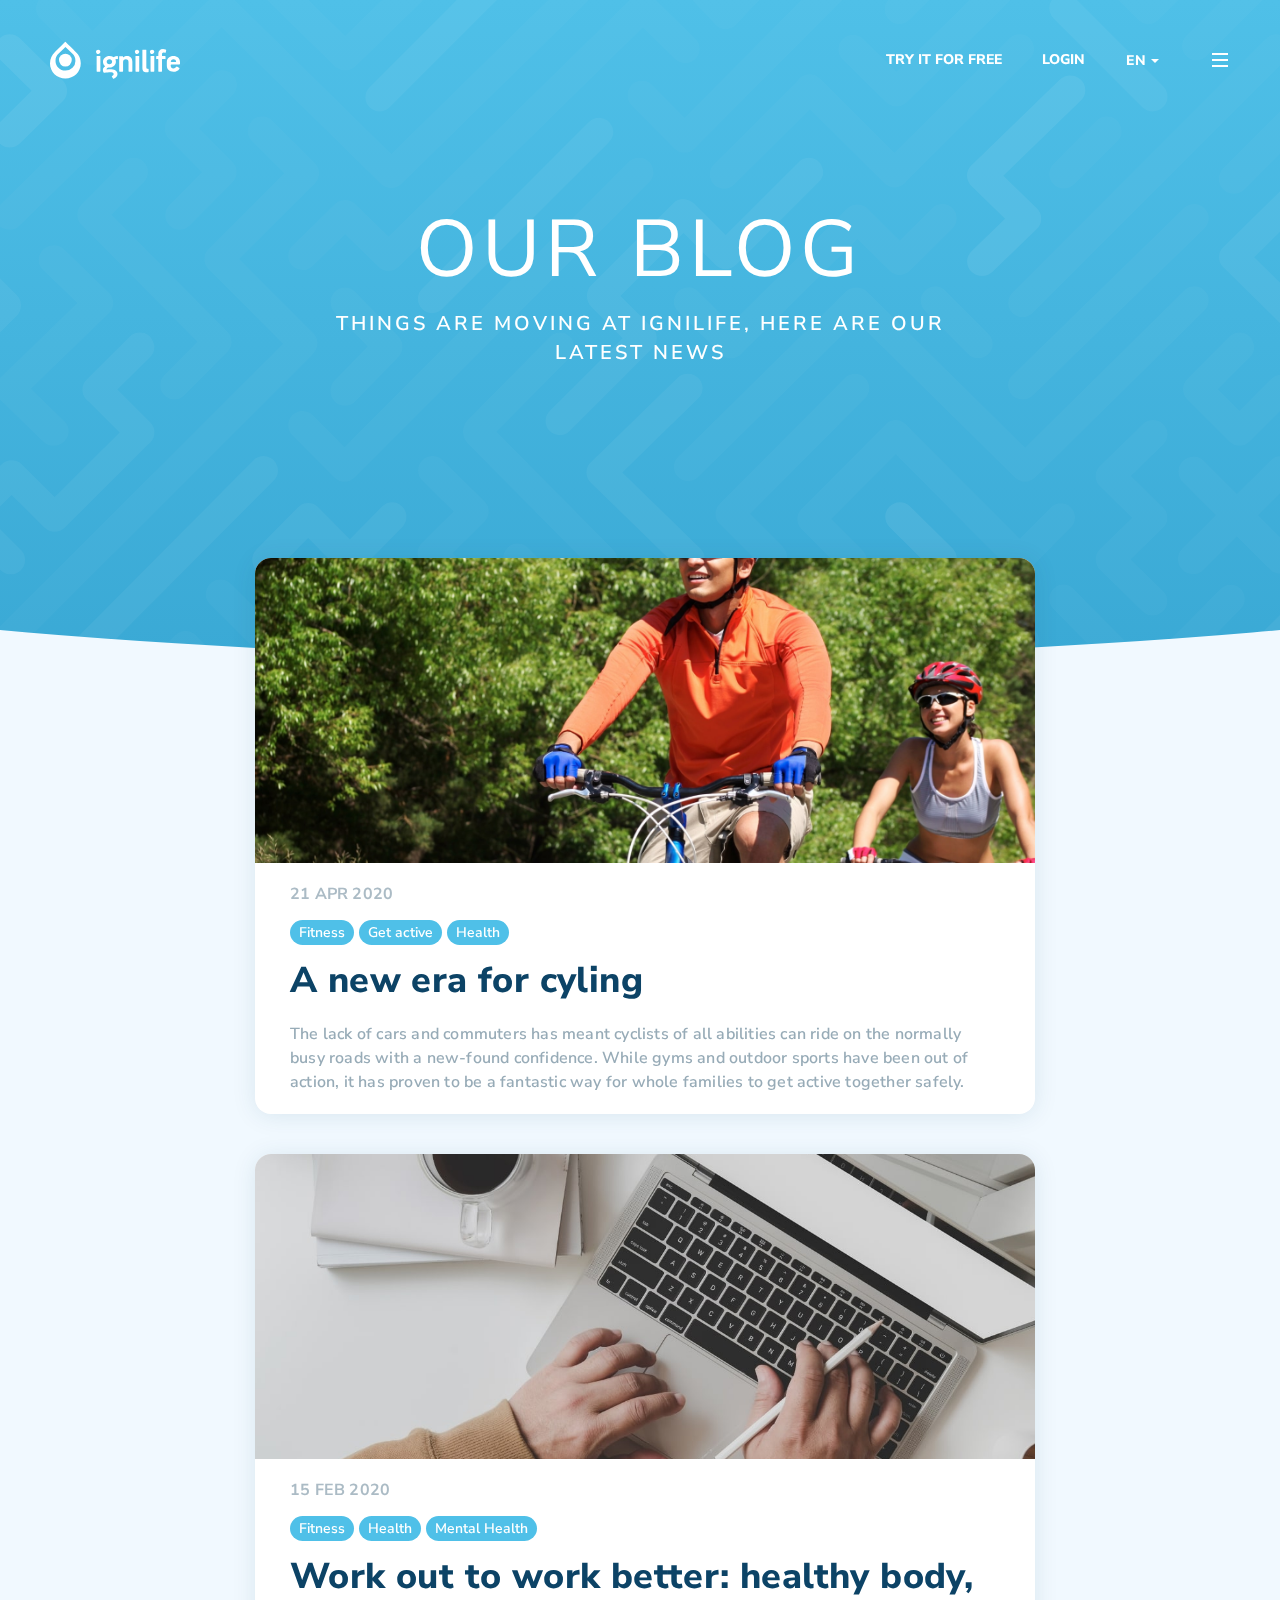
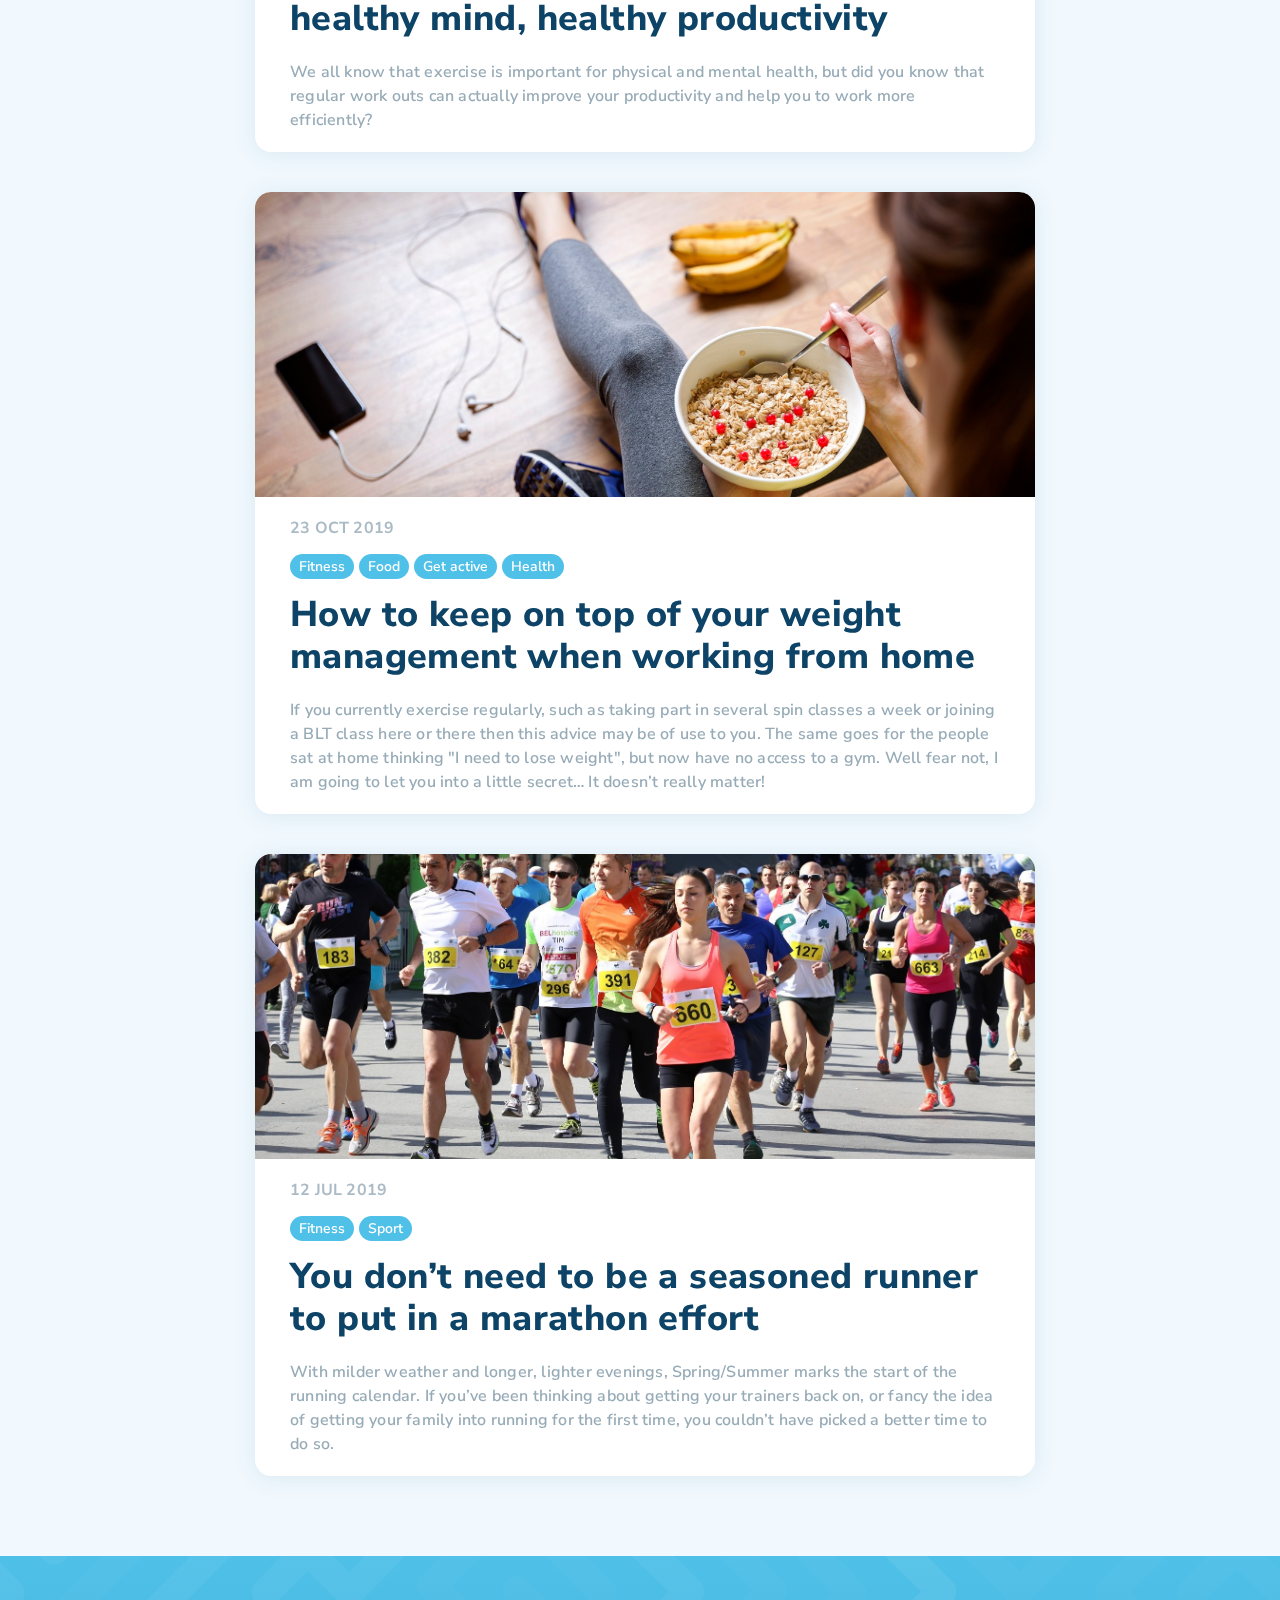
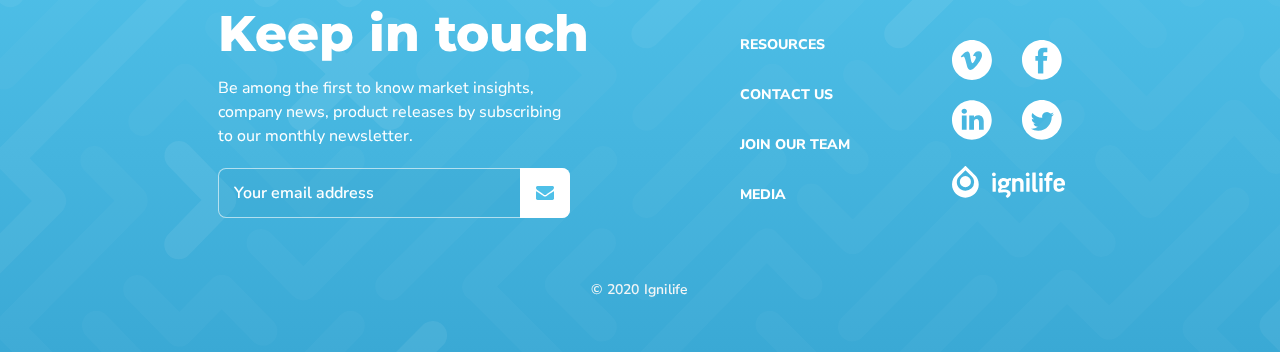
<file: our-blog.html>
<!doctype html>
<html lang="en">

<head>
    <meta charset="utf-8">
    <meta name="viewport" content="width=device-width, initial-scale=1, shrink-to-fit=no">
    <meta name="robots" content="none" />
    <link href="https://fonts.googleapis.com/css?family=Montserrat:700,800" rel="stylesheet">
    <link href="https://fonts.googleapis.com/css?family=Nunito+Sans:400,600,700,800" rel="stylesheet">
    <link rel="stylesheet" href="css/third-party/bootstrap.min.css">
    <link rel="stylesheet" href="css/third-party/bootstrap-theme.min.css">
    <link rel="stylesheet" href="css/ourBlog.css">
    <link rel="shortcut icon" href="favicon.ico?v3" type="image/x-icon">
    <title>Our blog</title>
</head>

<body>
    <div class="container-fluid">
        <div class="row section header-with-bg">
            <div class="background-main-pattern rounded-bottom">
                <div class="background-pattern parallax"></div>
            </div>
            <div class="col-xs-12 col-lg-12">
                <div class="row header">
                    <div class="col-xs-12 hidden-lg">
                        <div class="header-wrapper header-mobile">
                            <div class="row vertical-align">
                                <div class="col-xs-4 pull-start"></div>
                                <div class="col-xs-4">
                                    <a class="icon-link" href="/">
                                        <svg xmlns="http://www.w3.org/2000/svg" id="imagesIconsLogoIcon" width="24"
                                            height="29" viewBox="0 0 24 29" class="chat-icon center-block">
                                            <g fill="#FFF" fill-rule="nonzero" transform="translate(0 .574)">
                                                <circle cx="11.827" cy="14.135" r="4.904" />
                                                <path
                                                    d="M20.172 8.182C18.127 6.099 11.803-.025 11.829 0c.026-.025-6.528 6.433-8.342 8.184C1.673 9.936 0 12.658 0 16.7c0 6.39 5.295 11.57 11.827 11.57s11.827-5.18 11.827-11.57c0-4.053-1.442-6.445-3.484-8.516l.002-.002zm-8.28 14.009c-4.216.01-7.643-3.325-7.655-7.45 0-2.607.908-4.177 2.259-5.489l5.4-5.17 5.41 5.17c1.35 1.314 2.257 2.882 2.257 5.49a7.39 7.39 0 0 1-2.256 5.28 7.725 7.725 0 0 1-5.414 2.169z" />
                                            </g>
                                        </svg>
                                    </a>
                                </div>
                                <div class="col-xs-4 pull-end">
                                    <a class="icon-link" data-toggle="modal" data-target="#menuModal">
                                        <div class="menu-button">
                                            <div></div>
                                            <div></div>
                                            <div></div>
                                        </div>
                                    </a>
                                </div>
                            </div>
                        </div>
                    </div>
                    <div class="col-lg-12 visible-lg-block ">
                        <div class="header-wrapper header-desktop">
                            <div class="row vertical-align">
                                <div class="col-lg-2 pull-start">
                                    <a class="icon-link" href="/">
                                        <svg xmlns="http://www.w3.org/2000/svg" id="imagesIconsLogoText" width="130"
                                            height="39" viewBox="0 0 130 39" class="center-block">
                                            <g fill="#FFF" fill-rule="nonzero">
                                                <g transform="translate(0 .746)">
                                                    <circle cx="15.375" cy="18.375" r="6.375" />
                                                    <path
                                                        d="M26.223 10.636C23.566 7.93 15.344-.033 15.378 0c.034-.033-8.487 8.363-10.845 10.64C2.175 12.915 0 16.455 0 21.71c0 8.306 6.884 15.04 15.375 15.04S30.75 30.016 30.75 21.71c0-5.27-1.875-8.378-4.53-11.07l.003-.004zM15.461 28.848c-5.482.014-9.937-4.322-9.953-9.685 0-3.39 1.18-5.43 2.936-7.135l7.02-6.72 7.034 6.72c1.756 1.708 2.933 3.746 2.933 7.135a9.607 9.607 0 0 1-2.932 6.865 10.043 10.043 0 0 1-7.038 2.82z" />
                                                </g>
                                                <path
                                                    d="M48.178 8.631a2.096 2.096 0 0 0-1.53.625c-.41.411-.642.975-.648 1.566.008.599.245 1.17.66 1.586.414.417.972.645 1.55.635 1.182-.017 2.142-.996 2.178-2.22a2.279 2.279 0 0 0-.667-1.57 2.121 2.121 0 0 0-1.543-.622zM49.833 14.937H47.15a.476.476 0 0 0-.393.155.505.505 0 0 0-.125.413v14.654c-.012.15.043.3.151.403a.474.474 0 0 0 .402.129h2.682c.347 0 .518-.141.518-.568V15.51a.532.532 0 0 0-.145-.42.502.502 0 0 0-.407-.153zM67.35 14.965a5.45 5.45 0 0 0-3.353 1.147.527.527 0 0 1-.63 0 7.385 7.385 0 0 0-4.049-1.177c-3.315 0-6.353 2.496-6.353 5.751 0 1.906.814 3.465 1.92 4.367.245.207.14.38-.07.52-1.15.727-1.92 2.154-1.92 3.23 0 1.215.209 1.942.697 2.599.209.27.453.485 1.118.38 1.711-.243 4.085-.555 5.585-.555 1.397 0 3.42.347 3.42 1.766 0 .832-.944 1.616-1.432 1.906-.488.291-.594.59-.35.902l1.085 1.616c.244.347.697.207 1.15.035 1.78-.808 3.35-2.738 3.35-4.577 0-3.57-3.63-4.747-7.297-4.747-1.16.019-2.315.135-3.455.347-.139.035-.272-.035-.21-.269.272-.832.98-1.664 1.921-1.699h.838c3.665 0 6.597-2.496 6.597-5.824a5.043 5.043 0 0 0-.453-2.078.286.286 0 0 1 .01-.273.29.29 0 0 1 .234-.142 7.378 7.378 0 0 1 1.712-.07c.453.035.523-.105.523-.45v-2.113c.003-.385-.135-.592-.588-.592zm-8.03 8.387c-1.627 0-2.617-1.177-2.617-2.496 0-1.32 1.085-2.563 2.791-2.563a2.552 2.552 0 0 1 1.862.725c.494.484.767 1.148.756 1.838.003 1.351-.977 2.493-2.791 2.493v.003zM77.029 14.935c-1.235 0-2.825.525-3.605 1.26-.175.21-.354.244-.387 0a2.427 2.427 0 0 1-.036-.525c0-.384-.14-.526-.494-.526h-2.745a.508.508 0 0 0-.422.143.498.498 0 0 0-.144.418v14.46a.487.487 0 0 0 .155.399c.11.102.261.149.41.127h2.716a.533.533 0 0 0 .436-.138.523.523 0 0 0 .165-.423v-9.21c0-1.54 1.06-2.658 2.685-2.658 1.944 0 2.746 1.119 2.746 2.697v9.207a.487.487 0 0 0 .154.398c.11.102.262.149.411.127h2.746a.497.497 0 0 0 .402-.153c.103-.11.15-.26.128-.408v-9.25c.01-3.496-1.612-5.945-5.321-5.945zM88.695 14.937h-2.683a.476.476 0 0 0-.392.155.505.505 0 0 0-.125.413v14.654c-.013.15.043.3.15.403a.474.474 0 0 0 .402.129h2.683c.346 0 .518-.141.518-.568V15.51a.532.532 0 0 0-.145-.42.502.502 0 0 0-.408-.153zM87.04 8.631a2.094 2.094 0 0 0-1.53.625 2.253 2.253 0 0 0-.648 1.566c.008.6.246 1.17.66 1.587a2.13 2.13 0 0 0 1.551.634c1.182-.017 2.142-.996 2.177-2.221-.027-1.238-1.017-2.219-2.21-2.191zM98.17 27.818h-.397c-1.152 0-1.44-.421-1.44-1.762V9.09a.43.43 0 0 0-.142-.344.451.451 0 0 0-.362-.113h-2.974a.453.453 0 0 0-.351.14.432.432 0 0 0-.116.353v17.375c0 3.31 1.119 4.824 4.392 4.824.409.005.817-.019 1.223-.071.397-.036.649-.14.649-.635V28.43c.008-.227-.065-.613-.482-.613zM103.74 14.937h-2.684a.476.476 0 0 0-.393.155.505.505 0 0 0-.125.413v14.654c-.012.15.043.3.151.403a.475.475 0 0 0 .402.129h2.684c.347 0 .516-.141.516-.568V15.51a.53.53 0 0 0-.143-.42.5.5 0 0 0-.408-.154zM102.084 8.631a2.096 2.096 0 0 0-1.53.625c-.41.411-.643.975-.648 1.566.007.599.244 1.17.659 1.587a2.13 2.13 0 0 0 1.55.634c1.184-.015 2.145-.995 2.179-2.221a2.279 2.279 0 0 0-.667-1.57 2.121 2.121 0 0 0-1.543-.621zM115.54 8.39a8.122 8.122 0 0 0-2.568-.39c-2.977 0-4.633 2.152-4.633 4.66v1.975c0 .246-.102.386-.405.386h-1.216a.476.476 0 0 0-.387.135.521.521 0 0 0-.155.394v2.044a.495.495 0 0 0 .133.39.451.451 0 0 0 .375.14h1.216c.305 0 .405.246.405.528v11.51a.505.505 0 0 0 .148.4.46.46 0 0 0 .393.129h2.604a.46.46 0 0 0 .394-.128.505.505 0 0 0 .148-.401V18.617c0-.25.068-.494.473-.494h2.567a.449.449 0 0 0 .374-.138.492.492 0 0 0 .13-.39V15.55a.521.521 0 0 0-.153-.394.476.476 0 0 0-.388-.135h-2.59c-.305 0-.405-.107-.405-.353v-1.483c0-1.022.507-1.729 1.487-1.729.444.019.885.09 1.314.211.61.178.88.071.983-.422l.404-2.009c.098-.6-.31-.74-.649-.846zM123.411 14.935c-3.871 0-6.581 2.444-6.581 6.022v3.888c0 3.511 2.638 5.851 6.65 5.851 2.428 0 4.714-.93 5.947-3.062.21-.412-.036-.652-.457-.93l-1.725-1.07c-.421-.267-.599-.104-.845.171-.67.802-1.583 1.618-2.991 1.618-1.62 0-2.71-1.238-2.71-2.72v-.51c0-.31.21-.586.703-.586h7.604a.992.992 0 0 0 .723-.305.947.947 0 0 0 .261-.727v-1.618c0-3.714-2.78-6.022-6.579-6.022zm2.215 6.15h-4.257c-.46 0-.599-.17-.599-.481.14-1.308 1.127-2.407 2.674-2.407 1.367 0 2.5.861 2.674 2.236.036.353-.104.66-.492.66v-.008z" />
                                            </g>
                                        </svg>
                                    </a>
                                </div>
                                <div class="col-lg-4 col-lg-offset-6 header-links-wrapper">
                                    <a class="header-link try-it link" href="/#tryItForFree">try it for free</a>
                                    <a class="header-link login link" href="404.html"
                                        rel="noopener noreferrer">login</a>
                                    <div id="languageDropdown" class="dropdown">
                                        <button class="btn btn-default dropdown-toggle" type="button"
                                            id="dropdownMenuHeader" data-toggle="dropdown" aria-haspopup="true"
                                            aria-expanded="true">En<span class="caret"></span>
                                        </button>
                                        <ul class="dropdown-menu" id="dropdownLanguageOpenedMenu"
                                            aria-labelledby="dropdownMenuHeader">
                                            <li><a href="#">de</a></li>
                                            <li><a href="#">Fr</a></li>
                                        </ul>
                                    </div>
                                    <a class="icon-link" data-toggle="modal" data-target="#menuModal">
                                        <div class="menu-button">
                                            <div></div>
                                            <div></div>
                                            <div></div>
                                        </div>
                                    </a>
                                </div>
                            </div>
                        </div>
                    </div>
                </div>
            </div>
            <div class="row title">
                <div class="col-xs-10 col-xs-offset-1 col-lg-8 col-lg-offset-2">
                    <p class="text-center">OUR BLOG</p>
                </div>
                <div class="col-xs-10 col-xs-offset-1 col-lg-6 col-lg-offset-3">
                    <p class="text-center">
                        Things are moving at Ignilife, here are our latest news
                    </p>
                </div>
            </div>
        </div>
        <div class="row section body">
            <div class="col-lg-12 col-xs-12">
                <div class="row data-wrapper">
                    <a class="item" href="our-blog-opened.html">
                        <div class="img-wrapper">
                            <div class="img-container">
                                <img src="images/our-blog/1.jpg" />
                            </div>
                        </div>
                        <div class="data">
                            <p class="date">21 APR 2020</p>
                            <ul class="tags">
                                <li class="tag">Fitness</li>
                                <li class="tag">Get active</li>
                                <li class="tag">Health</li>
                            </ul>
                            <p class="name">A new era for cyling</p>
                            <div class="text visible-lg-block">
                                The lack of cars and commuters has meant cyclists of all abilities can ride on the
                                normally
                                busy roads with a new-found confidence. While gyms and outdoor sports have been out of
                                action,
                                it has proven to be a fantastic way for whole families to get active together safely.
                            </div>
                        </div>
                    </a>
                    <a class="item" href="our-blog-opened.html">
                        <div class="img-wrapper">
                            <div class="img-container">
                                <img src="images/our-blog/2.jpg" />
                            </div>
                        </div>
                        <div class="data">
                            <p class="date">15 FEB 2020</p>
                            <ul class="tags">
                                <li class="tag">Fitness</li>
                                <li class="tag">Health</li>
                                <li class="tag">Mental Health</li>
                            </ul>
                            <p class="name">Work out to work better: healthy body, healthy mind, healthy productivity
                            </p>
                            <div class="text visible-lg-block">
                                We all know that exercise is important for physical and mental health, but did you know
                                that
                                regular work outs can actually improve your productivity and help you to work more
                                efficiently?
                            </div>
                        </div>
                    </a>
                    <a class="item" href="our-blog-opened.html">
                        <div class="img-wrapper">
                            <div class="img-container">
                                <img src="images/our-blog/3.jpg" />
                            </div>
                        </div>
                        <div class="data">
                            <p class="date">23 OCT 2019</p>
                            <ul class="tags">
                                <li class="tag">Fitness</li>
                                <li class="tag">Food</li>
                                <li class="tag">Get active</li>
                                <li class="tag">Health</li>
                            </ul>
                            <p class="name">How to keep on top of your weight management when working from home</p>
                            <div class="text visible-lg-block">
                                If you currently exercise regularly, such as taking part in several spin classes a week
                                or
                                joining a BLT class here or there then this advice may be of use to you. The same goes
                                for
                                the people sat at home thinking "I need to lose weight", but now have no access to a
                                gym.
                                Well fear not, I am going to let you into a little secret… It doesn’t really matter!
                            </div>
                        </div>
                    </a>
                    <a class="item" href="our-blog-opened.html">
                        <div class="img-wrapper">
                            <div class="img-container">
                                <img src="images/our-blog/4.jpg" />
                            </div>
                        </div>
                        <div class="data">
                            <p class="date">12 JUL 2019</p>
                            <ul class="tags">
                                <li class="tag">Fitness</li>
                                <li class="tag">Sport</li>
                            </ul>
                            <p class="name">You don’t need to be a seasoned runner to put in a marathon effort</p>
                            <div class="text visible-lg-block">
                                With milder weather and longer, lighter evenings, Spring/Summer marks the start of the
                                running
                                calendar. If you’ve been thinking about getting your trainers back on, or fancy the idea
                                of
                                getting your family into running for the first time, you couldn’t have picked a better
                                time to do so.
                            </div>
                        </div>
                    </a>
                </div>
            </div>
        </div>
        <div class="row section footer-wrapper">
            <div class="background-main-pattern">
                <div class="background-pattern parallax"></div>
            </div>
            <div class="col-lg-12 col-xs-12">
                <div class="row max-width-container">
                    <div class="col-lg-8 col-xs-12 col-lg-offset-2">
                        <div class="row footer">
                            <div class="col-xs-12 col-lg-5 ">
                                <p class="title">Keep in touch</p>
                                <p class="text">
                                    Be among the first to know market insights, company news, product releases by
                                    subscribing to our
                                    monthly newsletter.
                                </p>
                                <div class="email-footer-wrapper submit-inline white">
                                    <div class="hbspt-form">
                                        <form novalidate="" class="hs-form">
                                            <div class="hs-form-field">
                                                <input type="email" name="email" placeholder="Your email address"
                                                    autocomplete="off" />
                                            </div>
                                            <div class="hs_submit hs-submit">
                                                <div class="actions">
                                                    <input type="submit" value="Try it for free"
                                                        class="hs-button primary large">
                                                </div>
                                            </div>
                                        </form>
                                        <div class="submitted-message">
                                            <p>Thanks for submiting the form!</p>
                                        </div>
                                    </div>






                                </div>
                            </div>
                            <div class="col-lg-2 col-lg-offset-2 col-xs-12">
                                <div class="row links-wrapper">
                                    <div class="col-xs-6 col-lg-12"><a class="link" href="resources.html">Resources</a>
                                    </div>
                                    <div class="col-xs-6 col-lg-12"><a class="link" href="contacts.html">Contact us</a>
                                    </div>
                                    <div class="col-xs-6 col-lg-12"><a class="link" href="join-our-team.html">Join our
                                            Team</a></div>
                                    <div class="col-xs-6 col-lg-12"><a class="link" href="media.html">Media</a></div>
                                </div>
                            </div>
                            <div class="col-lg-2 col-lg-offset-1 col-xs-12">
                                <div class="row social-links-wrapper">
                                    <div class="col-xs-3 col-lg-6 link-wrapper">
                                        <a class="icon-link" target="_blank"><img
                                                src="images/socials-footer/vimeo-normal.svg" /></a>
                                    </div>
                                    <div class="col-xs-3 col-lg-6 link-wrapper">
                                        <a class="icon-link" target="_blank"><img
                                                src="images/socials-footer/fb-normal.svg" /></a>
                                    </div>
                                    <div class="col-xs-3 col-lg-6 link-wrapper">
                                        <a class="icon-link" target="_blank"><img
                                                src="images/socials-footer/linkedin-normal.svg" /></a>
                                    </div>
                                    <div class="col-xs-3 col-lg-6 link-wrapper">
                                        <a class="icon-link" target="_blank"><img
                                                src="images/socials-footer/twitter-normal.svg" /></a>
                                    </div>
                                    <div class="col-xs-12 col-lg-12 text-center logo-container">
                                        <a class="icon-link" href="/"><img width="113"
                                                src="images/icons/logo-text.svg" /></a>
                                    </div>
                                </div>
                            </div>
                        </div>
                        <div class="row">
                            <div class="col-lg-12 col-xs-12">
                                <p class="copyright">&copy; 2020 Ignilife</p>
                            </div>
                        </div>
                    </div>
                </div>
            </div>
        </div>
    </div>
    <div class="modal fade" id="menuModal" tabindex="-1" role="dialog" aria-labelledby="myModalLabel">
        <div class="modal-dialog" role="document">
            <div class="modal-content">

                <div class="modal-header">
                    <div class="header-main-wrapper hidden-lg">
                        <div class="header-wrapper">
                            <div class="text-left"></div>
                            <div class="text-center">
                                <svg xmlns="http://www.w3.org/2000/svg" id="imagesIconsLogoIcon" width="24" height="29"
                                    viewBox="0 0 24 29" class="blue center-block">
                                    <g fill="#FFF" fill-rule="nonzero" transform="translate(0 .574)">
                                        <circle cx="11.827" cy="14.135" r="4.904" />
                                        <path
                                            d="M20.172 8.182C18.127 6.099 11.803-.025 11.829 0c.026-.025-6.528 6.433-8.342 8.184C1.673 9.936 0 12.658 0 16.7c0 6.39 5.295 11.57 11.827 11.57s11.827-5.18 11.827-11.57c0-4.053-1.442-6.445-3.484-8.516l.002-.002zm-8.28 14.009c-4.216.01-7.643-3.325-7.655-7.45 0-2.607.908-4.177 2.259-5.489l5.4-5.17 5.41 5.17c1.35 1.314 2.257 2.882 2.257 5.49a7.39 7.39 0 0 1-2.256 5.28 7.725 7.725 0 0 1-5.414 2.169z" />
                                    </g>
                                </svg>
                            </div>
                            <div class="text-right">
                                <button type="button" class="close icon-link" data-dismiss="modal" aria-label="Close">
                                    <svg xmlns="http://www.w3.org/2000/svg" id="imagesIconsClose" width="18" height="18"
                                        viewBox="0 0 18 18" class="blue center-block">
                                        <path fill="#FFF" fill-rule="evenodd"
                                            d="M9 7.205l5.983-5.983a1.27 1.27 0 1 1 1.795 1.795L10.795 9l5.983 5.983a1.27 1.27 0 0 1-1.795 1.795L9 10.795l-5.983 5.983a1.27 1.27 0 0 1-1.795-1.795L7.205 9 1.222 3.017a1.27 1.27 0 1 1 1.795-1.795L9 7.205z" />
                                    </svg>
                                </button>
                            </div>
                        </div>
                    </div>
                    <div class="header-main-wrapper visible-lg-block">
                        <div class="header-wrapper">
                            <div class="text-left">
                                <svg xmlns="http://www.w3.org/2000/svg" id="imagesIconsLogoText" width="130" height="39"
                                    viewBox="0 0 130 39" class="blue center-block">
                                    <g fill="#FFF" fill-rule="nonzero">
                                        <g transform="translate(0 .746)">
                                            <circle cx="15.375" cy="18.375" r="6.375" />
                                            <path
                                                d="M26.223 10.636C23.566 7.93 15.344-.033 15.378 0c.034-.033-8.487 8.363-10.845 10.64C2.175 12.915 0 16.455 0 21.71c0 8.306 6.884 15.04 15.375 15.04S30.75 30.016 30.75 21.71c0-5.27-1.875-8.378-4.53-11.07l.003-.004zM15.461 28.848c-5.482.014-9.937-4.322-9.953-9.685 0-3.39 1.18-5.43 2.936-7.135l7.02-6.72 7.034 6.72c1.756 1.708 2.933 3.746 2.933 7.135a9.607 9.607 0 0 1-2.932 6.865 10.043 10.043 0 0 1-7.038 2.82z" />
                                        </g>
                                        <path
                                            d="M48.178 8.631a2.096 2.096 0 0 0-1.53.625c-.41.411-.642.975-.648 1.566.008.599.245 1.17.66 1.586.414.417.972.645 1.55.635 1.182-.017 2.142-.996 2.178-2.22a2.279 2.279 0 0 0-.667-1.57 2.121 2.121 0 0 0-1.543-.622zM49.833 14.937H47.15a.476.476 0 0 0-.393.155.505.505 0 0 0-.125.413v14.654c-.012.15.043.3.151.403a.474.474 0 0 0 .402.129h2.682c.347 0 .518-.141.518-.568V15.51a.532.532 0 0 0-.145-.42.502.502 0 0 0-.407-.153zM67.35 14.965a5.45 5.45 0 0 0-3.353 1.147.527.527 0 0 1-.63 0 7.385 7.385 0 0 0-4.049-1.177c-3.315 0-6.353 2.496-6.353 5.751 0 1.906.814 3.465 1.92 4.367.245.207.14.38-.07.52-1.15.727-1.92 2.154-1.92 3.23 0 1.215.209 1.942.697 2.599.209.27.453.485 1.118.38 1.711-.243 4.085-.555 5.585-.555 1.397 0 3.42.347 3.42 1.766 0 .832-.944 1.616-1.432 1.906-.488.291-.594.59-.35.902l1.085 1.616c.244.347.697.207 1.15.035 1.78-.808 3.35-2.738 3.35-4.577 0-3.57-3.63-4.747-7.297-4.747-1.16.019-2.315.135-3.455.347-.139.035-.272-.035-.21-.269.272-.832.98-1.664 1.921-1.699h.838c3.665 0 6.597-2.496 6.597-5.824a5.043 5.043 0 0 0-.453-2.078.286.286 0 0 1 .01-.273.29.29 0 0 1 .234-.142 7.378 7.378 0 0 1 1.712-.07c.453.035.523-.105.523-.45v-2.113c.003-.385-.135-.592-.588-.592zm-8.03 8.387c-1.627 0-2.617-1.177-2.617-2.496 0-1.32 1.085-2.563 2.791-2.563a2.552 2.552 0 0 1 1.862.725c.494.484.767 1.148.756 1.838.003 1.351-.977 2.493-2.791 2.493v.003zM77.029 14.935c-1.235 0-2.825.525-3.605 1.26-.175.21-.354.244-.387 0a2.427 2.427 0 0 1-.036-.525c0-.384-.14-.526-.494-.526h-2.745a.508.508 0 0 0-.422.143.498.498 0 0 0-.144.418v14.46a.487.487 0 0 0 .155.399c.11.102.261.149.41.127h2.716a.533.533 0 0 0 .436-.138.523.523 0 0 0 .165-.423v-9.21c0-1.54 1.06-2.658 2.685-2.658 1.944 0 2.746 1.119 2.746 2.697v9.207a.487.487 0 0 0 .154.398c.11.102.262.149.411.127h2.746a.497.497 0 0 0 .402-.153c.103-.11.15-.26.128-.408v-9.25c.01-3.496-1.612-5.945-5.321-5.945zM88.695 14.937h-2.683a.476.476 0 0 0-.392.155.505.505 0 0 0-.125.413v14.654c-.013.15.043.3.15.403a.474.474 0 0 0 .402.129h2.683c.346 0 .518-.141.518-.568V15.51a.532.532 0 0 0-.145-.42.502.502 0 0 0-.408-.153zM87.04 8.631a2.094 2.094 0 0 0-1.53.625 2.253 2.253 0 0 0-.648 1.566c.008.6.246 1.17.66 1.587a2.13 2.13 0 0 0 1.551.634c1.182-.017 2.142-.996 2.177-2.221-.027-1.238-1.017-2.219-2.21-2.191zM98.17 27.818h-.397c-1.152 0-1.44-.421-1.44-1.762V9.09a.43.43 0 0 0-.142-.344.451.451 0 0 0-.362-.113h-2.974a.453.453 0 0 0-.351.14.432.432 0 0 0-.116.353v17.375c0 3.31 1.119 4.824 4.392 4.824.409.005.817-.019 1.223-.071.397-.036.649-.14.649-.635V28.43c.008-.227-.065-.613-.482-.613zM103.74 14.937h-2.684a.476.476 0 0 0-.393.155.505.505 0 0 0-.125.413v14.654c-.012.15.043.3.151.403a.475.475 0 0 0 .402.129h2.684c.347 0 .516-.141.516-.568V15.51a.53.53 0 0 0-.143-.42.5.5 0 0 0-.408-.154zM102.084 8.631a2.096 2.096 0 0 0-1.53.625c-.41.411-.643.975-.648 1.566.007.599.244 1.17.659 1.587a2.13 2.13 0 0 0 1.55.634c1.184-.015 2.145-.995 2.179-2.221a2.279 2.279 0 0 0-.667-1.57 2.121 2.121 0 0 0-1.543-.621zM115.54 8.39a8.122 8.122 0 0 0-2.568-.39c-2.977 0-4.633 2.152-4.633 4.66v1.975c0 .246-.102.386-.405.386h-1.216a.476.476 0 0 0-.387.135.521.521 0 0 0-.155.394v2.044a.495.495 0 0 0 .133.39.451.451 0 0 0 .375.14h1.216c.305 0 .405.246.405.528v11.51a.505.505 0 0 0 .148.4.46.46 0 0 0 .393.129h2.604a.46.46 0 0 0 .394-.128.505.505 0 0 0 .148-.401V18.617c0-.25.068-.494.473-.494h2.567a.449.449 0 0 0 .374-.138.492.492 0 0 0 .13-.39V15.55a.521.521 0 0 0-.153-.394.476.476 0 0 0-.388-.135h-2.59c-.305 0-.405-.107-.405-.353v-1.483c0-1.022.507-1.729 1.487-1.729.444.019.885.09 1.314.211.61.178.88.071.983-.422l.404-2.009c.098-.6-.31-.74-.649-.846zM123.411 14.935c-3.871 0-6.581 2.444-6.581 6.022v3.888c0 3.511 2.638 5.851 6.65 5.851 2.428 0 4.714-.93 5.947-3.062.21-.412-.036-.652-.457-.93l-1.725-1.07c-.421-.267-.599-.104-.845.171-.67.802-1.583 1.618-2.991 1.618-1.62 0-2.71-1.238-2.71-2.72v-.51c0-.31.21-.586.703-.586h7.604a.992.992 0 0 0 .723-.305.947.947 0 0 0 .261-.727v-1.618c0-3.714-2.78-6.022-6.579-6.022zm2.215 6.15h-4.257c-.46 0-.599-.17-.599-.481.14-1.308 1.127-2.407 2.674-2.407 1.367 0 2.5.861 2.674 2.236.036.353-.104.66-.492.66v-.008z" />
                                    </g>
                                </svg>
                            </div>
                            <div class="text-right">
                                <button type="button" class="close icon-link" data-dismiss="modal" aria-label="Close">
                                    <svg xmlns="http://www.w3.org/2000/svg" id="imagesIconsClose" width="18" height="18"
                                        viewBox="0 0 18 18" class="white center-block">
                                        <path fill="#FFF" fill-rule="evenodd"
                                            d="M9 7.205l5.983-5.983a1.27 1.27 0 1 1 1.795 1.795L10.795 9l5.983 5.983a1.27 1.27 0 0 1-1.795 1.795L9 10.795l-5.983 5.983a1.27 1.27 0 0 1-1.795-1.795L7.205 9 1.222 3.017a1.27 1.27 0 1 1 1.795-1.795L9 7.205z" />
                                    </svg>
                                </button>
                            </div>
                        </div>
                    </div>
                </div>

                <div class="modal-body">
                    <div class=" controls hidden-lg">
                        <a href="404.html" class="login-link" rel="noopener noreferrer">
                            <button type="button" class="btn login stroke btn-block">Login</button>
                        </a>
                        <div id="languageDropdown" class="dropdown menu">
                            <button class="btn stroke btn-block dropdown-toggle" type="button" id="dropdownMenu"
                                data-toggle="dropdown" aria-haspopup="true"
                                aria-expanded="true">En<span class="caret"></span>
                            </button>
                            <ul class="dropdown-menu full-width" id="dropdownLanguageOpenedMenu"
                                aria-labelledby="dropdownMenu">
                                <li><a href="#">de</a></li>
                                <li><a href="#">fr</a></li>
                            </ul>
                        </div>
                    </div>
                    <ul class="list-group">
                        <li class="list-group-item"><a href="/">HOME</a></li>
                        <li class="list-group-item"><a href="request-demo.html">REQUEST DEMO</a></li>
                        <li class="list-group-item"><a href="pricing.html">PRICING</a></li>
                        <li class="list-group-item"><a href="about-us.html">ABOUT</a></li>
                        <li class="list-group-item"><a href="our-blog.html">BLOG</a></li>
                        <li class="list-group-item hidden-lg"><a href="contacts.html">CONTACT US</a></li>
                        <li class="list-group-item hidden-lg"><a href="join-our-team.html">JOIN OUR TEAM</a></li>
                        <li class="list-group-item hidden-lg"><a href="media.html">MEDIA</a></li>
                    </ul>
                </div>
                <div class="modal-footer">
                    <div class="footer mobile hidden-lg">
                        <a href="/#tryItForFree" class="try-it" onclick="$('#menuModal').modal('hide')">
                            <button type="button" class="btn pink btn-block">Try it for free</button>
                        </a>
                    </div>
                    <div class="footer desktop visible-lg-block">
                        <div class="links-wrapper">
                            <a class="link" href="contacts.html">Contact us</a>
                            <a class="link" href="resources.html">Resources</a>
                            <a class="link" href="join-our-team.html">Join our Team</a>
                            <a class="link" href="media.html">Media</a>
                        </div>
                    </div>
                </div>
            </div>
        </div>
    </div>
    <script src="js/third-party/jquery-2.2.4.min.js"></script>
    <script src="js/third-party/bootstrap.min.js"></script>
    <script src="js/ourBlog.js"></script>
</body>

</html>
</file>
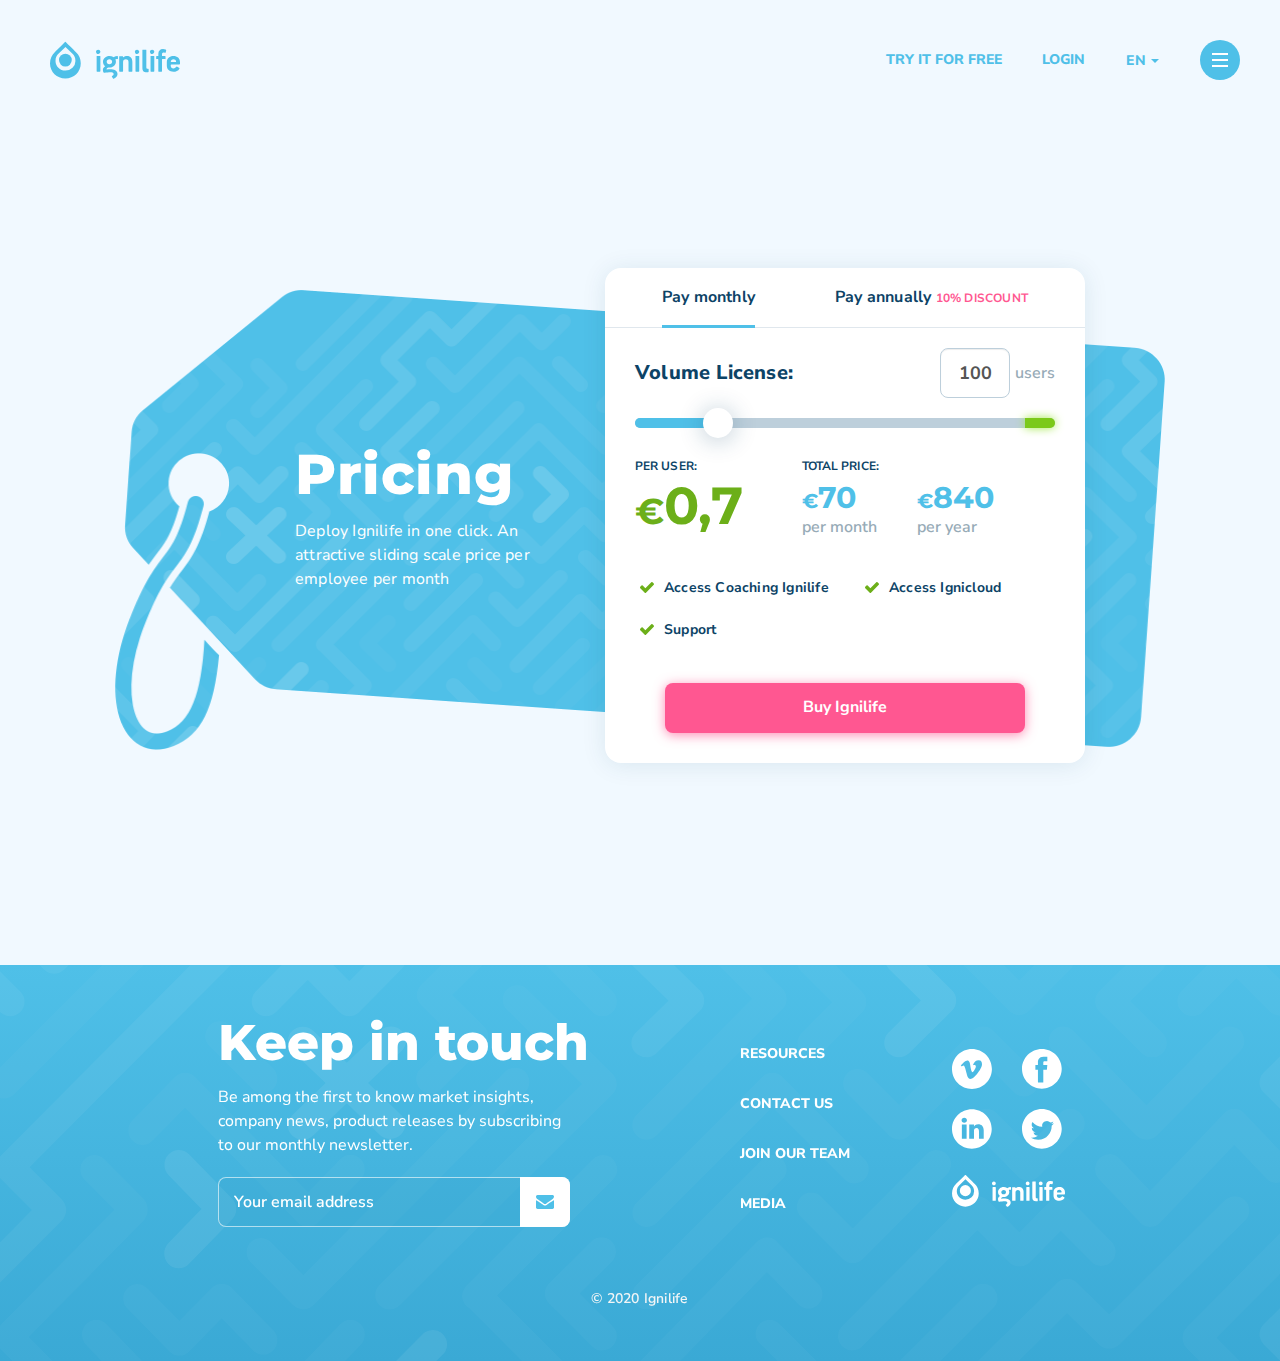
<file: pricing.html>
<!doctype html>
<html lang="en">

<head>
    <meta charset="utf-8">
    <meta name="viewport" content="width=device-width, initial-scale=1, shrink-to-fit=no">
    <meta name="robots" content="none" />
    <link href="https://fonts.googleapis.com/css?family=Montserrat:700,800" rel="stylesheet">
    <link href="https://fonts.googleapis.com/css?family=Nunito+Sans:400,600,700,800" rel="stylesheet">
    <link rel="stylesheet" href="css/third-party/bootstrap.min.css">
    <link rel="stylesheet" href="css/third-party/bootstrap-theme.min.css">
    <link rel="stylesheet" href="css/pricing.css">
    <link rel="shortcut icon" href="favicon.ico?v3" type="image/x-icon">

    <title>Pricing</title>
    <script>
        window.sliderData = JSON.stringify([{
                "limit": 49,
                "price": '2,2',
                "currency": "€",
                "options": [
                    "Access Coaching Ignilife"
                ]
            },
            {
                "limit": 99,
                "price": '1,2',
                "currency": "€",
                "options": [
                    "Access Coaching Ignilife",
                    "Access Ignicloud"
                ]
            },
            {
                "limit": 399,
                "price": '0,7',
                "currency": "€",
                "options": [
                    "Access Coaching Ignilife",
                    "Access Ignicloud",
                    "Support"
                ]
            },
            {
                "limit": 500,
                "price": '0,5',
                "currency": "€",
                "options": [
                    "Access Coaching Ignilife",
                    "Access Ignicloud",
                    "Support",
                    "Animation Ignilife"
                ]
            },
            {
                "limit": 501,
                "price": '0,45',
                "currency": "€",
                "options": [
                    "Access Coaching Ignilife",
                    "Access Ignicloud",
                    "Support",
                    "Animation Ignilife",
                    "Access Publish",
                    "Access to a back office (Ignicloud)",
                    "Access to Ignilife coaching"
                ]
            },
            {
                "limit": 600,
                "price": '0,4',
                "currency": "€",
                "options": [
                    "Access Coaching Ignilife",
                    "Access Ignicloud",
                    "Support",
                    "Animation Ignilife",
                    "Access Publish",
                    "Access to a back office (Ignicloud)",
                    "Access to Ignilife coaching"
                ]
            }

        ]);
    </script>
</head>

<body>
    <div class="container-fluid">
        <div class="row section">
            <div class="col-xs-12 col-lg-12">
                <div class="row header">
                    <div class="col-xs-12 hidden-lg">
                        <div class="header-wrapper header-mobile">
                            <div class="row vertical-align">
                                <div class="col-xs-4 pull-start"></div>
                                <div class="col-xs-4">
                                    <a class="icon-link" href="/">
                                        <svg xmlns="http://www.w3.org/2000/svg" id="imagesIconsLogoIcon" width="24"
                                            height="29" viewBox="0 0 24 29" class="chat-icon center-block">
                                            <g fill="#FFF" fill-rule="nonzero" transform="translate(0 .574)">
                                                <circle cx="11.827" cy="14.135" r="4.904" />
                                                <path
                                                    d="M20.172 8.182C18.127 6.099 11.803-.025 11.829 0c.026-.025-6.528 6.433-8.342 8.184C1.673 9.936 0 12.658 0 16.7c0 6.39 5.295 11.57 11.827 11.57s11.827-5.18 11.827-11.57c0-4.053-1.442-6.445-3.484-8.516l.002-.002zm-8.28 14.009c-4.216.01-7.643-3.325-7.655-7.45 0-2.607.908-4.177 2.259-5.489l5.4-5.17 5.41 5.17c1.35 1.314 2.257 2.882 2.257 5.49a7.39 7.39 0 0 1-2.256 5.28 7.725 7.725 0 0 1-5.414 2.169z" />
                                            </g>
                                        </svg>
                                    </a>
                                </div>
                                <div class="col-xs-4 pull-end">
                                    <a class="icon-link" data-toggle="modal" data-target="#menuModal">
                                        <div class="menu-button">
                                            <div></div>
                                            <div></div>
                                            <div></div>
                                        </div>
                                    </a>
                                </div>
                            </div>
                        </div>
                    </div>
                    <div class="col-lg-12 visible-lg-block ">
                        <div class="header-wrapper header-desktop">
                            <div class="row vertical-align">
                                <div class="col-lg-2 pull-start">
                                    <a class="icon-link" href="/">
                                        <svg xmlns="http://www.w3.org/2000/svg" id="imagesIconsLogoText" width="130"
                                            height="39" viewBox="0 0 130 39" class="center-block">
                                            <g fill="#FFF" fill-rule="nonzero">
                                                <g transform="translate(0 .746)">
                                                    <circle cx="15.375" cy="18.375" r="6.375" />
                                                    <path
                                                        d="M26.223 10.636C23.566 7.93 15.344-.033 15.378 0c.034-.033-8.487 8.363-10.845 10.64C2.175 12.915 0 16.455 0 21.71c0 8.306 6.884 15.04 15.375 15.04S30.75 30.016 30.75 21.71c0-5.27-1.875-8.378-4.53-11.07l.003-.004zM15.461 28.848c-5.482.014-9.937-4.322-9.953-9.685 0-3.39 1.18-5.43 2.936-7.135l7.02-6.72 7.034 6.72c1.756 1.708 2.933 3.746 2.933 7.135a9.607 9.607 0 0 1-2.932 6.865 10.043 10.043 0 0 1-7.038 2.82z" />
                                                </g>
                                                <path
                                                    d="M48.178 8.631a2.096 2.096 0 0 0-1.53.625c-.41.411-.642.975-.648 1.566.008.599.245 1.17.66 1.586.414.417.972.645 1.55.635 1.182-.017 2.142-.996 2.178-2.22a2.279 2.279 0 0 0-.667-1.57 2.121 2.121 0 0 0-1.543-.622zM49.833 14.937H47.15a.476.476 0 0 0-.393.155.505.505 0 0 0-.125.413v14.654c-.012.15.043.3.151.403a.474.474 0 0 0 .402.129h2.682c.347 0 .518-.141.518-.568V15.51a.532.532 0 0 0-.145-.42.502.502 0 0 0-.407-.153zM67.35 14.965a5.45 5.45 0 0 0-3.353 1.147.527.527 0 0 1-.63 0 7.385 7.385 0 0 0-4.049-1.177c-3.315 0-6.353 2.496-6.353 5.751 0 1.906.814 3.465 1.92 4.367.245.207.14.38-.07.52-1.15.727-1.92 2.154-1.92 3.23 0 1.215.209 1.942.697 2.599.209.27.453.485 1.118.38 1.711-.243 4.085-.555 5.585-.555 1.397 0 3.42.347 3.42 1.766 0 .832-.944 1.616-1.432 1.906-.488.291-.594.59-.35.902l1.085 1.616c.244.347.697.207 1.15.035 1.78-.808 3.35-2.738 3.35-4.577 0-3.57-3.63-4.747-7.297-4.747-1.16.019-2.315.135-3.455.347-.139.035-.272-.035-.21-.269.272-.832.98-1.664 1.921-1.699h.838c3.665 0 6.597-2.496 6.597-5.824a5.043 5.043 0 0 0-.453-2.078.286.286 0 0 1 .01-.273.29.29 0 0 1 .234-.142 7.378 7.378 0 0 1 1.712-.07c.453.035.523-.105.523-.45v-2.113c.003-.385-.135-.592-.588-.592zm-8.03 8.387c-1.627 0-2.617-1.177-2.617-2.496 0-1.32 1.085-2.563 2.791-2.563a2.552 2.552 0 0 1 1.862.725c.494.484.767 1.148.756 1.838.003 1.351-.977 2.493-2.791 2.493v.003zM77.029 14.935c-1.235 0-2.825.525-3.605 1.26-.175.21-.354.244-.387 0a2.427 2.427 0 0 1-.036-.525c0-.384-.14-.526-.494-.526h-2.745a.508.508 0 0 0-.422.143.498.498 0 0 0-.144.418v14.46a.487.487 0 0 0 .155.399c.11.102.261.149.41.127h2.716a.533.533 0 0 0 .436-.138.523.523 0 0 0 .165-.423v-9.21c0-1.54 1.06-2.658 2.685-2.658 1.944 0 2.746 1.119 2.746 2.697v9.207a.487.487 0 0 0 .154.398c.11.102.262.149.411.127h2.746a.497.497 0 0 0 .402-.153c.103-.11.15-.26.128-.408v-9.25c.01-3.496-1.612-5.945-5.321-5.945zM88.695 14.937h-2.683a.476.476 0 0 0-.392.155.505.505 0 0 0-.125.413v14.654c-.013.15.043.3.15.403a.474.474 0 0 0 .402.129h2.683c.346 0 .518-.141.518-.568V15.51a.532.532 0 0 0-.145-.42.502.502 0 0 0-.408-.153zM87.04 8.631a2.094 2.094 0 0 0-1.53.625 2.253 2.253 0 0 0-.648 1.566c.008.6.246 1.17.66 1.587a2.13 2.13 0 0 0 1.551.634c1.182-.017 2.142-.996 2.177-2.221-.027-1.238-1.017-2.219-2.21-2.191zM98.17 27.818h-.397c-1.152 0-1.44-.421-1.44-1.762V9.09a.43.43 0 0 0-.142-.344.451.451 0 0 0-.362-.113h-2.974a.453.453 0 0 0-.351.14.432.432 0 0 0-.116.353v17.375c0 3.31 1.119 4.824 4.392 4.824.409.005.817-.019 1.223-.071.397-.036.649-.14.649-.635V28.43c.008-.227-.065-.613-.482-.613zM103.74 14.937h-2.684a.476.476 0 0 0-.393.155.505.505 0 0 0-.125.413v14.654c-.012.15.043.3.151.403a.475.475 0 0 0 .402.129h2.684c.347 0 .516-.141.516-.568V15.51a.53.53 0 0 0-.143-.42.5.5 0 0 0-.408-.154zM102.084 8.631a2.096 2.096 0 0 0-1.53.625c-.41.411-.643.975-.648 1.566.007.599.244 1.17.659 1.587a2.13 2.13 0 0 0 1.55.634c1.184-.015 2.145-.995 2.179-2.221a2.279 2.279 0 0 0-.667-1.57 2.121 2.121 0 0 0-1.543-.621zM115.54 8.39a8.122 8.122 0 0 0-2.568-.39c-2.977 0-4.633 2.152-4.633 4.66v1.975c0 .246-.102.386-.405.386h-1.216a.476.476 0 0 0-.387.135.521.521 0 0 0-.155.394v2.044a.495.495 0 0 0 .133.39.451.451 0 0 0 .375.14h1.216c.305 0 .405.246.405.528v11.51a.505.505 0 0 0 .148.4.46.46 0 0 0 .393.129h2.604a.46.46 0 0 0 .394-.128.505.505 0 0 0 .148-.401V18.617c0-.25.068-.494.473-.494h2.567a.449.449 0 0 0 .374-.138.492.492 0 0 0 .13-.39V15.55a.521.521 0 0 0-.153-.394.476.476 0 0 0-.388-.135h-2.59c-.305 0-.405-.107-.405-.353v-1.483c0-1.022.507-1.729 1.487-1.729.444.019.885.09 1.314.211.61.178.88.071.983-.422l.404-2.009c.098-.6-.31-.74-.649-.846zM123.411 14.935c-3.871 0-6.581 2.444-6.581 6.022v3.888c0 3.511 2.638 5.851 6.65 5.851 2.428 0 4.714-.93 5.947-3.062.21-.412-.036-.652-.457-.93l-1.725-1.07c-.421-.267-.599-.104-.845.171-.67.802-1.583 1.618-2.991 1.618-1.62 0-2.71-1.238-2.71-2.72v-.51c0-.31.21-.586.703-.586h7.604a.992.992 0 0 0 .723-.305.947.947 0 0 0 .261-.727v-1.618c0-3.714-2.78-6.022-6.579-6.022zm2.215 6.15h-4.257c-.46 0-.599-.17-.599-.481.14-1.308 1.127-2.407 2.674-2.407 1.367 0 2.5.861 2.674 2.236.036.353-.104.66-.492.66v-.008z" />
                                            </g>
                                        </svg>
                                    </a>
                                </div>
                                <div class="col-lg-4 col-lg-offset-6 header-links-wrapper">
                                    <a class="header-link try-it link" href="/#tryItForFree">try it for free</a>
                                    <a class="header-link login link" href="404.html"
                                        rel="noopener noreferrer">login</a>
                                    <div id="languageDropdown" class="dropdown">
                                        <button class="btn btn-default dropdown-toggle" type="button"
                                            id="dropdownMenuHeader" data-toggle="dropdown" aria-haspopup="true"
                                            aria-expanded="true">En<span class="caret"></span>
                                        </button>
                                        <ul class="dropdown-menu" id="dropdownLanguageOpenedMenu"
                                            aria-labelledby="dropdownMenuHeader">
                                            <li><a href="#">de</a></li>
                                            <li><a href="#">Fr</a></li>
                                        </ul>
                                    </div>
                                    <a class="icon-link" data-toggle="modal" data-target="#menuModal">
                                        <div class="menu-button">
                                            <div></div>
                                            <div></div>
                                            <div></div>
                                        </div>
                                    </a>
                                </div>
                            </div>
                        </div>
                    </div>
                </div>
            </div>
        </div>
        <div class="row section body">
            <div class="col-xs-12 col-lg-12">
                <div class="data-wrapper">
                    <div class="background-wrapper">
                        <div class="background parallax"></div>
                    </div>
                    <div class="text-wrapper visible-lg-block">
                        <p class="title">Pricing</p>
                        <p class="text">
                            Deploy Ignilife in one click. An attractive sliding scale price per employee per month
                        </p>
                    </div>
                    <div class="pricing-wrapper">
                        <div class="pay-type">
                            <div class="item monthly active">Pay monthly</div>
                            <div class="item annually">Pay annually&nbsp;
                                <span>
                                <span class="hidden-lg">(-</span><span class="value">10</span><span>%</span><span class="hidden-lg">)</span><span class="text visible-lg-inline">&nbsp;discount</span>
                                </span>
                            </div>
                        </div>
                        <div class="title">
                            <div class="text">Volume License:</div>
                            <div class="value"><input class="users-count stroke form-control" type="text" /></div>
                            <div class="caption">users</div>
                        </div>
                        <div class="slider-wrapper">
                            <div id="pricing"></div>
                            <div class="slider-max-value"></div>
                        </div>
                        <div class="price-main-wrapper">
                            <div class="price-wrapper per-user">
                                <p class="caption">per user:</p>
                                <div class="item">
                                    <div class="price">
                                        <p class="value">
                                            <span class="currency"></span><span class="count"></span>
                                        </p>
                                    </div>
                                </div>
                            </div>
                            <div class="price-wrapper total">
                                <p class="caption">total price:</p>
                                <div class="item">
                                    <div class="price month">
                                        <p class="value">
                                            <span class="currency"></span><span class="count"></span>
                                        </p>
                                        <p class="caption">per month</p>
                                    </div>
                                    <div class="price year">
                                        <p class="value">
                                            <span class="currency"></span><span class="count"></span>
                                        </p>
                                        <p class="caption">per year</p>
                                    </div>
                                    <div class="price saved">
                                        <p class="value">
                                            <span class="currency"></span><span class="count"></span>
                                        </p>
                                        <p class="caption">money saved</p>
                                    </div>
                                </div>
                            </div>
                        </div>
                        <div class="options"></div>
                        <div class="form-wrapper submit-inline blue">
                            <div class="hbspt-form">
                                <form novalidate="" class="hs-form">
                                    <div class="hs-richtext">
                                        Fill in the fields below:
                                    </div>
                                    <div class="hs-form-field">
                                        <input type="text" name="name" placeholder="Your name" autocomplete="off" />
                                    </div>
                                    <div class="hs-form-field">
                                        <input type="text" name="name" placeholder="Your job" autocomplete="off" />
                                    </div>
                                    <div class="hs-form-field">
                                        <input type="email" name="email" placeholder="Your email address"
                                            autocomplete="off" />
                                    </div>
                                    <div class="hs_submit hs-submit">
                                        <div class="actions">
                                            <input type="submit" value="Buy Ignilife" class="hs-button primary large">
                                        </div>
                                    </div>
                                </form>
                                <div class="submitted-message">
                                    <p>Thanks for submiting the form!</p>
                                </div>
                            </div>
                        </div>
                        <div class="button-wrapper">
                            <button type="button" class="btn pink btn-block">Buy Ignilife</button>
                        </div>
                    </div>
                </div>
            </div>
        </div>
        <div class="row section footer-wrapper">
            <div class="background-main-pattern">
                <div class="background-pattern parallax"></div>
            </div>
            <div class="col-lg-12 col-xs-12">
                <div class="row max-width-container">
                    <div class="col-lg-8 col-xs-12 col-lg-offset-2">
                        <div class="row footer">
                            <div class="col-xs-12 col-lg-5 ">
                                <p class="title">Keep in touch</p>
                                <p class="text">
                                    Be among the first to know market insights, company news, product releases by
                                    subscribing to our
                                    monthly newsletter.
                                </p>
                                <div class="email-footer-wrapper submit-inline white">
                                    <div class="hbspt-form">
                                        <form novalidate="" class="hs-form">
                                            <div class="hs-form-field">
                                                <input type="email" name="email" placeholder="Your email address"
                                                    autocomplete="off" />
                                            </div>
                                            <div class="hs_submit hs-submit">
                                                <div class="actions">
                                                    <input type="submit" value="Try it for free"
                                                        class="hs-button primary large">
                                                </div>
                                            </div>
                                        </form>
                                        <div class="submitted-message">
                                            <p>Thanks for submiting the form!</p>
                                        </div>
                                    </div>






                                </div>
                            </div>
                            <div class="col-lg-2 col-lg-offset-2 col-xs-12">
                                <div class="row links-wrapper">
                                    <div class="col-xs-6 col-lg-12"><a class="link" href="resources.html">Resources</a>
                                    </div>
                                    <div class="col-xs-6 col-lg-12"><a class="link" href="contacts.html">Contact us</a>
                                    </div>
                                    <div class="col-xs-6 col-lg-12"><a class="link" href="join-our-team.html">Join our
                                            Team</a></div>
                                    <div class="col-xs-6 col-lg-12"><a class="link" href="media.html">Media</a></div>
                                </div>
                            </div>
                            <div class="col-lg-2 col-lg-offset-1 col-xs-12">
                                <div class="row social-links-wrapper">
                                    <div class="col-xs-3 col-lg-6 link-wrapper">
                                        <a class="icon-link" target="_blank"><img
                                                src="images/socials-footer/vimeo-normal.svg" /></a>
                                    </div>
                                    <div class="col-xs-3 col-lg-6 link-wrapper">
                                        <a class="icon-link" target="_blank"><img
                                                src="images/socials-footer/fb-normal.svg" /></a>
                                    </div>
                                    <div class="col-xs-3 col-lg-6 link-wrapper">
                                        <a class="icon-link" target="_blank"><img
                                                src="images/socials-footer/linkedin-normal.svg" /></a>
                                    </div>
                                    <div class="col-xs-3 col-lg-6 link-wrapper">
                                        <a class="icon-link" target="_blank"><img
                                                src="images/socials-footer/twitter-normal.svg" /></a>
                                    </div>
                                    <div class="col-xs-12 col-lg-12 text-center logo-container">
                                        <a class="icon-link" href="/"><img width="113"
                                                src="images/icons/logo-text.svg" /></a>
                                    </div>
                                </div>
                            </div>
                        </div>
                        <div class="row">
                            <div class="col-lg-12 col-xs-12">
                                <p class="copyright">&copy; 2020 Ignilife</p>
                            </div>
                        </div>
                    </div>
                </div>
            </div>
        </div>
    </div>
    <div class="modal fade" id="menuModal" tabindex="-1" role="dialog" aria-labelledby="myModalLabel">
        <div class="modal-dialog" role="document">
            <div class="modal-content">

                <div class="modal-header">
                    <div class="header-main-wrapper hidden-lg">
                        <div class="header-wrapper">
                            <div class="text-left"></div>
                            <div class="text-center">
                                <svg xmlns="http://www.w3.org/2000/svg" id="imagesIconsLogoIcon" width="24" height="29"
                                    viewBox="0 0 24 29" class="blue center-block">
                                    <g fill="#FFF" fill-rule="nonzero" transform="translate(0 .574)">
                                        <circle cx="11.827" cy="14.135" r="4.904" />
                                        <path
                                            d="M20.172 8.182C18.127 6.099 11.803-.025 11.829 0c.026-.025-6.528 6.433-8.342 8.184C1.673 9.936 0 12.658 0 16.7c0 6.39 5.295 11.57 11.827 11.57s11.827-5.18 11.827-11.57c0-4.053-1.442-6.445-3.484-8.516l.002-.002zm-8.28 14.009c-4.216.01-7.643-3.325-7.655-7.45 0-2.607.908-4.177 2.259-5.489l5.4-5.17 5.41 5.17c1.35 1.314 2.257 2.882 2.257 5.49a7.39 7.39 0 0 1-2.256 5.28 7.725 7.725 0 0 1-5.414 2.169z" />
                                    </g>
                                </svg>
                            </div>
                            <div class="text-right">
                                <button type="button" class="close icon-link" data-dismiss="modal" aria-label="Close">
                                    <svg xmlns="http://www.w3.org/2000/svg" id="imagesIconsClose" width="18" height="18"
                                        viewBox="0 0 18 18" class="blue center-block">
                                        <path fill="#FFF" fill-rule="evenodd"
                                            d="M9 7.205l5.983-5.983a1.27 1.27 0 1 1 1.795 1.795L10.795 9l5.983 5.983a1.27 1.27 0 0 1-1.795 1.795L9 10.795l-5.983 5.983a1.27 1.27 0 0 1-1.795-1.795L7.205 9 1.222 3.017a1.27 1.27 0 1 1 1.795-1.795L9 7.205z" />
                                    </svg>
                                </button>
                            </div>
                        </div>
                    </div>
                    <div class="header-main-wrapper visible-lg-block">
                        <div class="header-wrapper">
                            <div class="text-left">
                                <svg xmlns="http://www.w3.org/2000/svg" id="imagesIconsLogoText" width="130" height="39"
                                    viewBox="0 0 130 39" class="blue center-block">
                                    <g fill="#FFF" fill-rule="nonzero">
                                        <g transform="translate(0 .746)">
                                            <circle cx="15.375" cy="18.375" r="6.375" />
                                            <path
                                                d="M26.223 10.636C23.566 7.93 15.344-.033 15.378 0c.034-.033-8.487 8.363-10.845 10.64C2.175 12.915 0 16.455 0 21.71c0 8.306 6.884 15.04 15.375 15.04S30.75 30.016 30.75 21.71c0-5.27-1.875-8.378-4.53-11.07l.003-.004zM15.461 28.848c-5.482.014-9.937-4.322-9.953-9.685 0-3.39 1.18-5.43 2.936-7.135l7.02-6.72 7.034 6.72c1.756 1.708 2.933 3.746 2.933 7.135a9.607 9.607 0 0 1-2.932 6.865 10.043 10.043 0 0 1-7.038 2.82z" />
                                        </g>
                                        <path
                                            d="M48.178 8.631a2.096 2.096 0 0 0-1.53.625c-.41.411-.642.975-.648 1.566.008.599.245 1.17.66 1.586.414.417.972.645 1.55.635 1.182-.017 2.142-.996 2.178-2.22a2.279 2.279 0 0 0-.667-1.57 2.121 2.121 0 0 0-1.543-.622zM49.833 14.937H47.15a.476.476 0 0 0-.393.155.505.505 0 0 0-.125.413v14.654c-.012.15.043.3.151.403a.474.474 0 0 0 .402.129h2.682c.347 0 .518-.141.518-.568V15.51a.532.532 0 0 0-.145-.42.502.502 0 0 0-.407-.153zM67.35 14.965a5.45 5.45 0 0 0-3.353 1.147.527.527 0 0 1-.63 0 7.385 7.385 0 0 0-4.049-1.177c-3.315 0-6.353 2.496-6.353 5.751 0 1.906.814 3.465 1.92 4.367.245.207.14.38-.07.52-1.15.727-1.92 2.154-1.92 3.23 0 1.215.209 1.942.697 2.599.209.27.453.485 1.118.38 1.711-.243 4.085-.555 5.585-.555 1.397 0 3.42.347 3.42 1.766 0 .832-.944 1.616-1.432 1.906-.488.291-.594.59-.35.902l1.085 1.616c.244.347.697.207 1.15.035 1.78-.808 3.35-2.738 3.35-4.577 0-3.57-3.63-4.747-7.297-4.747-1.16.019-2.315.135-3.455.347-.139.035-.272-.035-.21-.269.272-.832.98-1.664 1.921-1.699h.838c3.665 0 6.597-2.496 6.597-5.824a5.043 5.043 0 0 0-.453-2.078.286.286 0 0 1 .01-.273.29.29 0 0 1 .234-.142 7.378 7.378 0 0 1 1.712-.07c.453.035.523-.105.523-.45v-2.113c.003-.385-.135-.592-.588-.592zm-8.03 8.387c-1.627 0-2.617-1.177-2.617-2.496 0-1.32 1.085-2.563 2.791-2.563a2.552 2.552 0 0 1 1.862.725c.494.484.767 1.148.756 1.838.003 1.351-.977 2.493-2.791 2.493v.003zM77.029 14.935c-1.235 0-2.825.525-3.605 1.26-.175.21-.354.244-.387 0a2.427 2.427 0 0 1-.036-.525c0-.384-.14-.526-.494-.526h-2.745a.508.508 0 0 0-.422.143.498.498 0 0 0-.144.418v14.46a.487.487 0 0 0 .155.399c.11.102.261.149.41.127h2.716a.533.533 0 0 0 .436-.138.523.523 0 0 0 .165-.423v-9.21c0-1.54 1.06-2.658 2.685-2.658 1.944 0 2.746 1.119 2.746 2.697v9.207a.487.487 0 0 0 .154.398c.11.102.262.149.411.127h2.746a.497.497 0 0 0 .402-.153c.103-.11.15-.26.128-.408v-9.25c.01-3.496-1.612-5.945-5.321-5.945zM88.695 14.937h-2.683a.476.476 0 0 0-.392.155.505.505 0 0 0-.125.413v14.654c-.013.15.043.3.15.403a.474.474 0 0 0 .402.129h2.683c.346 0 .518-.141.518-.568V15.51a.532.532 0 0 0-.145-.42.502.502 0 0 0-.408-.153zM87.04 8.631a2.094 2.094 0 0 0-1.53.625 2.253 2.253 0 0 0-.648 1.566c.008.6.246 1.17.66 1.587a2.13 2.13 0 0 0 1.551.634c1.182-.017 2.142-.996 2.177-2.221-.027-1.238-1.017-2.219-2.21-2.191zM98.17 27.818h-.397c-1.152 0-1.44-.421-1.44-1.762V9.09a.43.43 0 0 0-.142-.344.451.451 0 0 0-.362-.113h-2.974a.453.453 0 0 0-.351.14.432.432 0 0 0-.116.353v17.375c0 3.31 1.119 4.824 4.392 4.824.409.005.817-.019 1.223-.071.397-.036.649-.14.649-.635V28.43c.008-.227-.065-.613-.482-.613zM103.74 14.937h-2.684a.476.476 0 0 0-.393.155.505.505 0 0 0-.125.413v14.654c-.012.15.043.3.151.403a.475.475 0 0 0 .402.129h2.684c.347 0 .516-.141.516-.568V15.51a.53.53 0 0 0-.143-.42.5.5 0 0 0-.408-.154zM102.084 8.631a2.096 2.096 0 0 0-1.53.625c-.41.411-.643.975-.648 1.566.007.599.244 1.17.659 1.587a2.13 2.13 0 0 0 1.55.634c1.184-.015 2.145-.995 2.179-2.221a2.279 2.279 0 0 0-.667-1.57 2.121 2.121 0 0 0-1.543-.621zM115.54 8.39a8.122 8.122 0 0 0-2.568-.39c-2.977 0-4.633 2.152-4.633 4.66v1.975c0 .246-.102.386-.405.386h-1.216a.476.476 0 0 0-.387.135.521.521 0 0 0-.155.394v2.044a.495.495 0 0 0 .133.39.451.451 0 0 0 .375.14h1.216c.305 0 .405.246.405.528v11.51a.505.505 0 0 0 .148.4.46.46 0 0 0 .393.129h2.604a.46.46 0 0 0 .394-.128.505.505 0 0 0 .148-.401V18.617c0-.25.068-.494.473-.494h2.567a.449.449 0 0 0 .374-.138.492.492 0 0 0 .13-.39V15.55a.521.521 0 0 0-.153-.394.476.476 0 0 0-.388-.135h-2.59c-.305 0-.405-.107-.405-.353v-1.483c0-1.022.507-1.729 1.487-1.729.444.019.885.09 1.314.211.61.178.88.071.983-.422l.404-2.009c.098-.6-.31-.74-.649-.846zM123.411 14.935c-3.871 0-6.581 2.444-6.581 6.022v3.888c0 3.511 2.638 5.851 6.65 5.851 2.428 0 4.714-.93 5.947-3.062.21-.412-.036-.652-.457-.93l-1.725-1.07c-.421-.267-.599-.104-.845.171-.67.802-1.583 1.618-2.991 1.618-1.62 0-2.71-1.238-2.71-2.72v-.51c0-.31.21-.586.703-.586h7.604a.992.992 0 0 0 .723-.305.947.947 0 0 0 .261-.727v-1.618c0-3.714-2.78-6.022-6.579-6.022zm2.215 6.15h-4.257c-.46 0-.599-.17-.599-.481.14-1.308 1.127-2.407 2.674-2.407 1.367 0 2.5.861 2.674 2.236.036.353-.104.66-.492.66v-.008z" />
                                    </g>
                                </svg>
                            </div>
                            <div class="text-right">
                                <button type="button" class="close icon-link" data-dismiss="modal" aria-label="Close">
                                    <svg xmlns="http://www.w3.org/2000/svg" id="imagesIconsClose" width="18" height="18"
                                        viewBox="0 0 18 18" class="white center-block">
                                        <path fill="#FFF" fill-rule="evenodd"
                                            d="M9 7.205l5.983-5.983a1.27 1.27 0 1 1 1.795 1.795L10.795 9l5.983 5.983a1.27 1.27 0 0 1-1.795 1.795L9 10.795l-5.983 5.983a1.27 1.27 0 0 1-1.795-1.795L7.205 9 1.222 3.017a1.27 1.27 0 1 1 1.795-1.795L9 7.205z" />
                                    </svg>
                                </button>
                            </div>
                        </div>
                    </div>
                </div>

                <div class="modal-body">
                    <div class=" controls hidden-lg">
                        <a href="404.html" class="login-link" rel="noopener noreferrer">
                            <button type="button" class="btn login stroke btn-block">Login</button>
                        </a>
                        <div id="languageDropdown" class="dropdown menu">
                            <button class="btn stroke btn-block dropdown-toggle" type="button" id="dropdownMenu"
                                data-toggle="dropdown" aria-haspopup="true"
                                aria-expanded="true">En<span class="caret"></span>
                            </button>
                            <ul class="dropdown-menu full-width" id="dropdownLanguageOpenedMenu"
                                aria-labelledby="dropdownMenu">
                                <li><a href="#">de</a></li>
                                <li><a href="#">fr</a></li>
                            </ul>
                        </div>
                    </div>
                    <ul class="list-group">
                        <li class="list-group-item"><a href="/">HOME</a></li>
                        <li class="list-group-item"><a href="request-demo.html">REQUEST DEMO</a></li>
                        <li class="list-group-item"><a href="pricing.html">PRICING</a></li>
                        <li class="list-group-item"><a href="about-us.html">ABOUT</a></li>
                        <li class="list-group-item"><a href="our-blog.html">BLOG</a></li>
                        <li class="list-group-item hidden-lg"><a href="contacts.html">CONTACT US</a></li>
                        <li class="list-group-item hidden-lg"><a href="join-our-team.html">JOIN OUR TEAM</a></li>
                        <li class="list-group-item hidden-lg"><a href="media.html">MEDIA</a></li>
                    </ul>
                </div>
                <div class="modal-footer">
                    <div class="footer mobile hidden-lg">
                        <a href="/#tryItForFree" class="try-it" onclick="$('#menuModal').modal('hide')">
                            <button type="button" class="btn pink btn-block">Try it for free</button>
                        </a>
                    </div>
                    <div class="footer desktop visible-lg-block">
                        <div class="links-wrapper">
                            <a class="link" href="contacts.html">Contact us</a>
                            <a class="link" href="resources.html">Resources</a>
                            <a class="link" href="join-our-team.html">Join our Team</a>
                            <a class="link" href="media.html">Media</a>
                        </div>
                    </div>
                </div>
            </div>
        </div>
    </div>
    <script src="js/third-party/jquery-2.2.4.min.js"></script>
    <script src="js/third-party/jquery-ui_slider.min.js"></script>
    <script src="js/third-party/jquery.ui.touch-punch.min.js"></script>
    <script src="js/third-party/bootstrap.min.js"></script>
    <script src="js/pricing.js"></script>
</body>

</html>
</file>
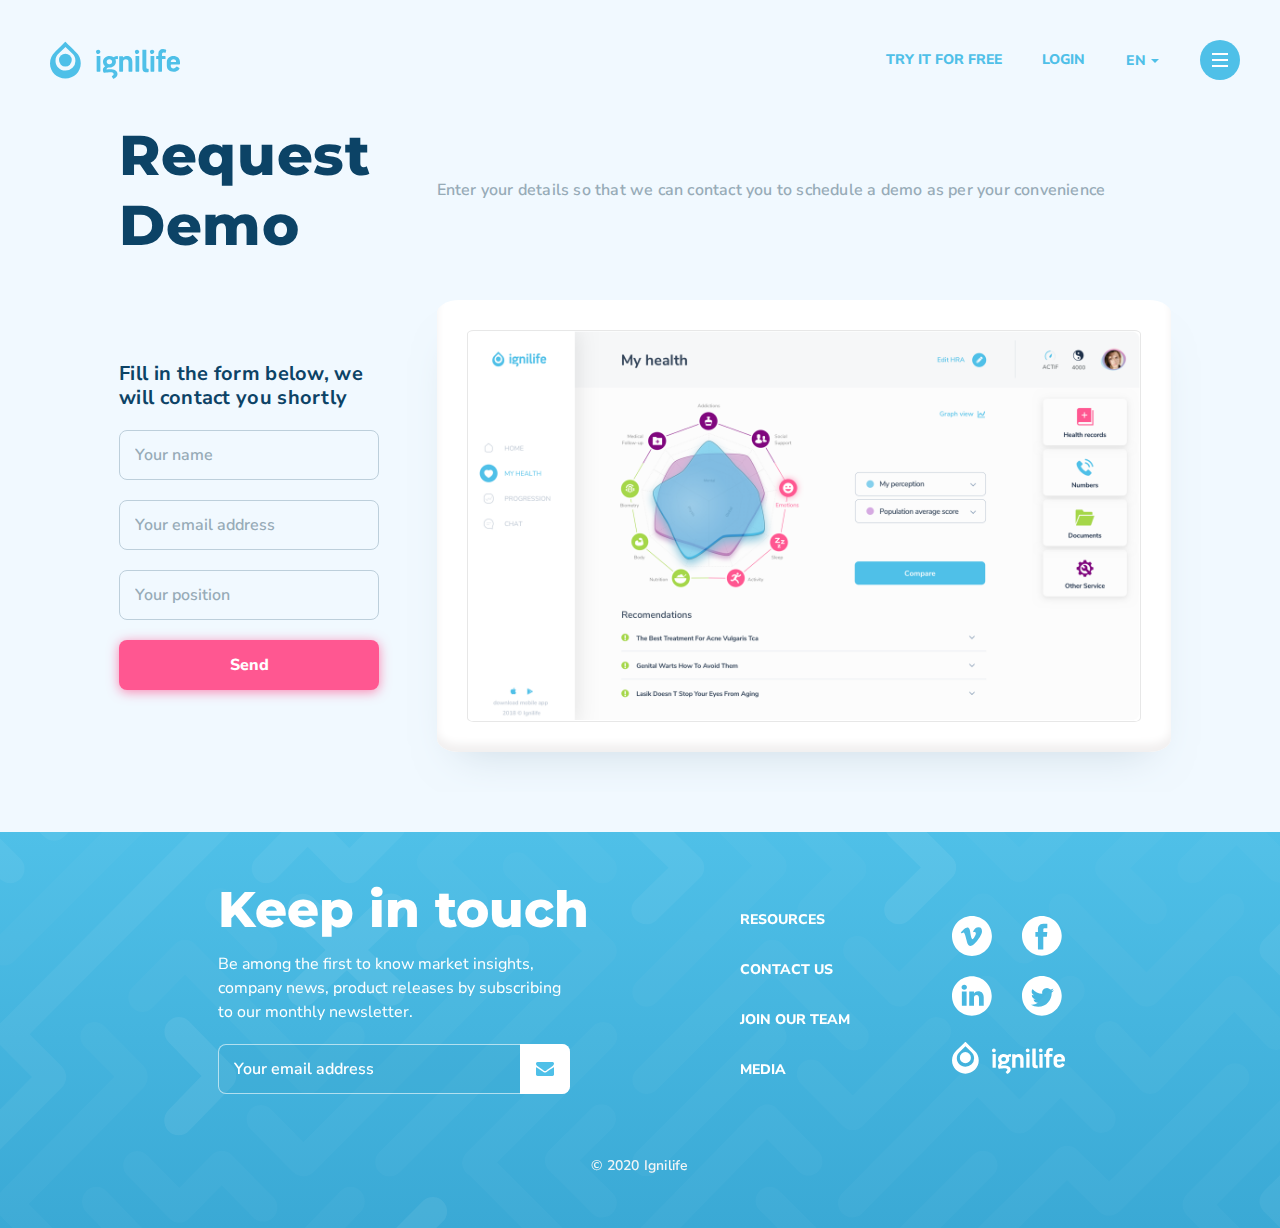
<file: request-demo.html>
<!doctype html>
<html lang="en">

<head>
    <meta charset="utf-8">
    <meta name="viewport" content="width=device-width, initial-scale=1, shrink-to-fit=no">
    <meta name="robots" content="none" />
    <link href="https://fonts.googleapis.com/css?family=Montserrat:700,800" rel="stylesheet">
    <link href="https://fonts.googleapis.com/css?family=Nunito+Sans:400,600,700,800" rel="stylesheet">
    <link rel="stylesheet" href="css/third-party/bootstrap.min.css">
    <link rel="stylesheet" href="css/third-party/bootstrap-theme.min.css">
    <link rel="stylesheet" href="css/requestDemo.css">
    <link rel="shortcut icon" href="favicon.ico?v3" type="image/x-icon">
    <title>Request demo</title>
</head>

<body>
    <div class="container-fluid">
        <div class="row section">
            <div class="col-xs-12 col-lg-12">
                <div class="row header">
                    <div class="col-xs-12 hidden-lg">
                        <div class="header-wrapper header-mobile">
                            <div class="row vertical-align">
                                <div class="col-xs-4 pull-start"></div>
                                <div class="col-xs-4">
                                    <a class="icon-link" href="/">
                                        <svg xmlns="http://www.w3.org/2000/svg" id="imagesIconsLogoIcon" width="24"
                                            height="29" viewBox="0 0 24 29" class="chat-icon center-block">
                                            <g fill="#FFF" fill-rule="nonzero" transform="translate(0 .574)">
                                                <circle cx="11.827" cy="14.135" r="4.904" />
                                                <path
                                                    d="M20.172 8.182C18.127 6.099 11.803-.025 11.829 0c.026-.025-6.528 6.433-8.342 8.184C1.673 9.936 0 12.658 0 16.7c0 6.39 5.295 11.57 11.827 11.57s11.827-5.18 11.827-11.57c0-4.053-1.442-6.445-3.484-8.516l.002-.002zm-8.28 14.009c-4.216.01-7.643-3.325-7.655-7.45 0-2.607.908-4.177 2.259-5.489l5.4-5.17 5.41 5.17c1.35 1.314 2.257 2.882 2.257 5.49a7.39 7.39 0 0 1-2.256 5.28 7.725 7.725 0 0 1-5.414 2.169z" />
                                            </g>
                                        </svg>
                                    </a>
                                </div>
                                <div class="col-xs-4 pull-end">
                                    <a class="icon-link" data-toggle="modal" data-target="#menuModal">
                                        <div class="menu-button">
                                            <div></div>
                                            <div></div>
                                            <div></div>
                                        </div>
                                    </a>
                                </div>
                            </div>
                        </div>
                    </div>
                    <div class="col-lg-12 visible-lg-block ">
                        <div class="header-wrapper header-desktop">
                            <div class="row vertical-align">
                                <div class="col-lg-2 pull-start">
                                    <a class="icon-link" href="/">
                                        <svg xmlns="http://www.w3.org/2000/svg" id="imagesIconsLogoText" width="130"
                                            height="39" viewBox="0 0 130 39" class="center-block">
                                            <g fill="#FFF" fill-rule="nonzero">
                                                <g transform="translate(0 .746)">
                                                    <circle cx="15.375" cy="18.375" r="6.375" />
                                                    <path
                                                        d="M26.223 10.636C23.566 7.93 15.344-.033 15.378 0c.034-.033-8.487 8.363-10.845 10.64C2.175 12.915 0 16.455 0 21.71c0 8.306 6.884 15.04 15.375 15.04S30.75 30.016 30.75 21.71c0-5.27-1.875-8.378-4.53-11.07l.003-.004zM15.461 28.848c-5.482.014-9.937-4.322-9.953-9.685 0-3.39 1.18-5.43 2.936-7.135l7.02-6.72 7.034 6.72c1.756 1.708 2.933 3.746 2.933 7.135a9.607 9.607 0 0 1-2.932 6.865 10.043 10.043 0 0 1-7.038 2.82z" />
                                                </g>
                                                <path
                                                    d="M48.178 8.631a2.096 2.096 0 0 0-1.53.625c-.41.411-.642.975-.648 1.566.008.599.245 1.17.66 1.586.414.417.972.645 1.55.635 1.182-.017 2.142-.996 2.178-2.22a2.279 2.279 0 0 0-.667-1.57 2.121 2.121 0 0 0-1.543-.622zM49.833 14.937H47.15a.476.476 0 0 0-.393.155.505.505 0 0 0-.125.413v14.654c-.012.15.043.3.151.403a.474.474 0 0 0 .402.129h2.682c.347 0 .518-.141.518-.568V15.51a.532.532 0 0 0-.145-.42.502.502 0 0 0-.407-.153zM67.35 14.965a5.45 5.45 0 0 0-3.353 1.147.527.527 0 0 1-.63 0 7.385 7.385 0 0 0-4.049-1.177c-3.315 0-6.353 2.496-6.353 5.751 0 1.906.814 3.465 1.92 4.367.245.207.14.38-.07.52-1.15.727-1.92 2.154-1.92 3.23 0 1.215.209 1.942.697 2.599.209.27.453.485 1.118.38 1.711-.243 4.085-.555 5.585-.555 1.397 0 3.42.347 3.42 1.766 0 .832-.944 1.616-1.432 1.906-.488.291-.594.59-.35.902l1.085 1.616c.244.347.697.207 1.15.035 1.78-.808 3.35-2.738 3.35-4.577 0-3.57-3.63-4.747-7.297-4.747-1.16.019-2.315.135-3.455.347-.139.035-.272-.035-.21-.269.272-.832.98-1.664 1.921-1.699h.838c3.665 0 6.597-2.496 6.597-5.824a5.043 5.043 0 0 0-.453-2.078.286.286 0 0 1 .01-.273.29.29 0 0 1 .234-.142 7.378 7.378 0 0 1 1.712-.07c.453.035.523-.105.523-.45v-2.113c.003-.385-.135-.592-.588-.592zm-8.03 8.387c-1.627 0-2.617-1.177-2.617-2.496 0-1.32 1.085-2.563 2.791-2.563a2.552 2.552 0 0 1 1.862.725c.494.484.767 1.148.756 1.838.003 1.351-.977 2.493-2.791 2.493v.003zM77.029 14.935c-1.235 0-2.825.525-3.605 1.26-.175.21-.354.244-.387 0a2.427 2.427 0 0 1-.036-.525c0-.384-.14-.526-.494-.526h-2.745a.508.508 0 0 0-.422.143.498.498 0 0 0-.144.418v14.46a.487.487 0 0 0 .155.399c.11.102.261.149.41.127h2.716a.533.533 0 0 0 .436-.138.523.523 0 0 0 .165-.423v-9.21c0-1.54 1.06-2.658 2.685-2.658 1.944 0 2.746 1.119 2.746 2.697v9.207a.487.487 0 0 0 .154.398c.11.102.262.149.411.127h2.746a.497.497 0 0 0 .402-.153c.103-.11.15-.26.128-.408v-9.25c.01-3.496-1.612-5.945-5.321-5.945zM88.695 14.937h-2.683a.476.476 0 0 0-.392.155.505.505 0 0 0-.125.413v14.654c-.013.15.043.3.15.403a.474.474 0 0 0 .402.129h2.683c.346 0 .518-.141.518-.568V15.51a.532.532 0 0 0-.145-.42.502.502 0 0 0-.408-.153zM87.04 8.631a2.094 2.094 0 0 0-1.53.625 2.253 2.253 0 0 0-.648 1.566c.008.6.246 1.17.66 1.587a2.13 2.13 0 0 0 1.551.634c1.182-.017 2.142-.996 2.177-2.221-.027-1.238-1.017-2.219-2.21-2.191zM98.17 27.818h-.397c-1.152 0-1.44-.421-1.44-1.762V9.09a.43.43 0 0 0-.142-.344.451.451 0 0 0-.362-.113h-2.974a.453.453 0 0 0-.351.14.432.432 0 0 0-.116.353v17.375c0 3.31 1.119 4.824 4.392 4.824.409.005.817-.019 1.223-.071.397-.036.649-.14.649-.635V28.43c.008-.227-.065-.613-.482-.613zM103.74 14.937h-2.684a.476.476 0 0 0-.393.155.505.505 0 0 0-.125.413v14.654c-.012.15.043.3.151.403a.475.475 0 0 0 .402.129h2.684c.347 0 .516-.141.516-.568V15.51a.53.53 0 0 0-.143-.42.5.5 0 0 0-.408-.154zM102.084 8.631a2.096 2.096 0 0 0-1.53.625c-.41.411-.643.975-.648 1.566.007.599.244 1.17.659 1.587a2.13 2.13 0 0 0 1.55.634c1.184-.015 2.145-.995 2.179-2.221a2.279 2.279 0 0 0-.667-1.57 2.121 2.121 0 0 0-1.543-.621zM115.54 8.39a8.122 8.122 0 0 0-2.568-.39c-2.977 0-4.633 2.152-4.633 4.66v1.975c0 .246-.102.386-.405.386h-1.216a.476.476 0 0 0-.387.135.521.521 0 0 0-.155.394v2.044a.495.495 0 0 0 .133.39.451.451 0 0 0 .375.14h1.216c.305 0 .405.246.405.528v11.51a.505.505 0 0 0 .148.4.46.46 0 0 0 .393.129h2.604a.46.46 0 0 0 .394-.128.505.505 0 0 0 .148-.401V18.617c0-.25.068-.494.473-.494h2.567a.449.449 0 0 0 .374-.138.492.492 0 0 0 .13-.39V15.55a.521.521 0 0 0-.153-.394.476.476 0 0 0-.388-.135h-2.59c-.305 0-.405-.107-.405-.353v-1.483c0-1.022.507-1.729 1.487-1.729.444.019.885.09 1.314.211.61.178.88.071.983-.422l.404-2.009c.098-.6-.31-.74-.649-.846zM123.411 14.935c-3.871 0-6.581 2.444-6.581 6.022v3.888c0 3.511 2.638 5.851 6.65 5.851 2.428 0 4.714-.93 5.947-3.062.21-.412-.036-.652-.457-.93l-1.725-1.07c-.421-.267-.599-.104-.845.171-.67.802-1.583 1.618-2.991 1.618-1.62 0-2.71-1.238-2.71-2.72v-.51c0-.31.21-.586.703-.586h7.604a.992.992 0 0 0 .723-.305.947.947 0 0 0 .261-.727v-1.618c0-3.714-2.78-6.022-6.579-6.022zm2.215 6.15h-4.257c-.46 0-.599-.17-.599-.481.14-1.308 1.127-2.407 2.674-2.407 1.367 0 2.5.861 2.674 2.236.036.353-.104.66-.492.66v-.008z" />
                                            </g>
                                        </svg>
                                    </a>
                                </div>
                                <div class="col-lg-4 col-lg-offset-6 header-links-wrapper">
                                    <a class="header-link try-it link" href="/#tryItForFree">try it for free</a>
                                    <a class="header-link login link" href="404.html"
                                        rel="noopener noreferrer">login</a>
                                    <div id="languageDropdown" class="dropdown">
                                        <button class="btn btn-default dropdown-toggle" type="button"
                                            id="dropdownMenuHeader" data-toggle="dropdown" aria-haspopup="true"
                                            aria-expanded="true">En<span class="caret"></span>
                                        </button>
                                        <ul class="dropdown-menu" id="dropdownLanguageOpenedMenu"
                                            aria-labelledby="dropdownMenuHeader">
                                            <li><a href="#">de</a></li>
                                            <li><a href="#">Fr</a></li>
                                        </ul>
                                    </div>
                                    <a class="icon-link" data-toggle="modal" data-target="#menuModal">
                                        <div class="menu-button">
                                            <div></div>
                                            <div></div>
                                            <div></div>
                                        </div>
                                    </a>
                                </div>
                            </div>
                        </div>
                    </div>
                </div>
            </div>
        </div>
        <div class="row section body">
            <div class="col-xs-12 col-lg-12">
                <div class="data-wrapper">
                    <div class="row vertical-align-lg">
                        <div class="col-xs-12 col-lg-3 col-lg-offset-1">
                            <p class="title">Request Demo</p>
                        </div>
                        <div class="col-xs-12 col-lg-7 pull-start">
                            <p class="text">Enter your details so that we can contact you to schedule a demo as per
                                your convenience
                            </p>
                        </div>
                    </div>
                    <div class="row vertical-align-lg">
                        <div class="col-xs-12 col-lg-7 col-lg-push-4">
                            <div class="image-main-container">
                                <div class="image-container">
                                    <div class="background-shadow"></div>
                                    <div class="image-wrapper">
                                        <img src="images/mockup-section-2.png" class="img-responsive center-block" />
                                    </div>
                                </div>
                            </div>
                        </div>
                        <div class="col-xs-12 col-lg-3 col-lg-pull-7 col-lg-offset-1 pull-start submit-block">
                            <div class="hbspt-form">
                                <form novalidate="" class="hs-form">
                                    <div class="hs-richtext">
                                        Fill in the form below, we will contact you shortly
                                    </div>
                                    <div class="hs-form-field">
                                        <input type="text" name="name" placeholder="Your name" autocomplete="off" />
                                    </div>
                                    <div class="hs-form-field">
                                        <input type="email" name="email" placeholder="Your email address"
                                            autocomplete="off" />
                                    </div>
                                    <div class="hs-form-field">
                                        <input type="text" name="position" placeholder="Your position"
                                            autocomplete="off" />
                                    </div>
                                    <div class="hs_submit hs-submit">
                                        <div class="actions">
                                            <input type="submit" value="Send" class="hs-button primary large">
                                        </div>
                                    </div>
                                </form>
                                <div class="submitted-message">
                                    <p>Thanks for submiting the form!</p>
                                </div>
                            </div>






                        </div>
                    </div>
                </div>
            </div>
        </div>
        <div class="row section footer-wrapper">
            <div class="background-main-pattern">
                <div class="background-pattern parallax"></div>
            </div>
            <div class="col-lg-12 col-xs-12">
                <div class="row max-width-container">
                    <div class="col-lg-8 col-xs-12 col-lg-offset-2">
                        <div class="row footer">
                            <div class="col-xs-12 col-lg-5 ">
                                <p class="title">Keep in touch</p>
                                <p class="text">
                                    Be among the first to know market insights, company news, product releases by
                                    subscribing to our
                                    monthly newsletter.
                                </p>
                                <div class="email-footer-wrapper submit-inline white">
                                    <div class="hbspt-form">
                                        <form novalidate="" class="hs-form">
                                            <div class="hs-form-field">
                                                <input type="email" name="email" placeholder="Your email address"
                                                    autocomplete="off" />
                                            </div>
                                            <div class="hs_submit hs-submit">
                                                <div class="actions">
                                                    <input type="submit" value="Try it for free"
                                                        class="hs-button primary large">
                                                </div>
                                            </div>
                                        </form>
                                        <div class="submitted-message">
                                            <p>Thanks for submiting the form!</p>
                                        </div>
                                    </div>






                                </div>
                            </div>
                            <div class="col-lg-2 col-lg-offset-2 col-xs-12">
                                <div class="row links-wrapper">
                                    <div class="col-xs-6 col-lg-12"><a class="link" href="resources.html">Resources</a>
                                    </div>
                                    <div class="col-xs-6 col-lg-12"><a class="link" href="contacts.html">Contact us</a>
                                    </div>
                                    <div class="col-xs-6 col-lg-12"><a class="link" href="join-our-team.html">Join our
                                            Team</a></div>
                                    <div class="col-xs-6 col-lg-12"><a class="link" href="media.html">Media</a></div>
                                </div>
                            </div>
                            <div class="col-lg-2 col-lg-offset-1 col-xs-12">
                                <div class="row social-links-wrapper">
                                    <div class="col-xs-3 col-lg-6 link-wrapper">
                                        <a class="icon-link" target="_blank"><img
                                                src="images/socials-footer/vimeo-normal.svg" /></a>
                                    </div>
                                    <div class="col-xs-3 col-lg-6 link-wrapper">
                                        <a class="icon-link" target="_blank"><img
                                                src="images/socials-footer/fb-normal.svg" /></a>
                                    </div>
                                    <div class="col-xs-3 col-lg-6 link-wrapper">
                                        <a class="icon-link" target="_blank"><img
                                                src="images/socials-footer/linkedin-normal.svg" /></a>
                                    </div>
                                    <div class="col-xs-3 col-lg-6 link-wrapper">
                                        <a class="icon-link" target="_blank"><img
                                                src="images/socials-footer/twitter-normal.svg" /></a>
                                    </div>
                                    <div class="col-xs-12 col-lg-12 text-center logo-container">
                                        <a class="icon-link" href="/"><img width="113"
                                                src="images/icons/logo-text.svg" /></a>
                                    </div>
                                </div>
                            </div>
                        </div>
                        <div class="row">
                            <div class="col-lg-12 col-xs-12">
                                <p class="copyright">&copy; 2020 Ignilife</p>
                            </div>
                        </div>
                    </div>
                </div>
            </div>
        </div>
    </div>
    <div class="modal fade" id="menuModal" tabindex="-1" role="dialog" aria-labelledby="myModalLabel">
        <div class="modal-dialog" role="document">
            <div class="modal-content">

                <div class="modal-header">
                    <div class="header-main-wrapper hidden-lg">
                        <div class="header-wrapper">
                            <div class="text-left"></div>
                            <div class="text-center">
                                <svg xmlns="http://www.w3.org/2000/svg" id="imagesIconsLogoIcon" width="24" height="29"
                                    viewBox="0 0 24 29" class="blue center-block">
                                    <g fill="#FFF" fill-rule="nonzero" transform="translate(0 .574)">
                                        <circle cx="11.827" cy="14.135" r="4.904" />
                                        <path
                                            d="M20.172 8.182C18.127 6.099 11.803-.025 11.829 0c.026-.025-6.528 6.433-8.342 8.184C1.673 9.936 0 12.658 0 16.7c0 6.39 5.295 11.57 11.827 11.57s11.827-5.18 11.827-11.57c0-4.053-1.442-6.445-3.484-8.516l.002-.002zm-8.28 14.009c-4.216.01-7.643-3.325-7.655-7.45 0-2.607.908-4.177 2.259-5.489l5.4-5.17 5.41 5.17c1.35 1.314 2.257 2.882 2.257 5.49a7.39 7.39 0 0 1-2.256 5.28 7.725 7.725 0 0 1-5.414 2.169z" />
                                    </g>
                                </svg>
                            </div>
                            <div class="text-right">
                                <button type="button" class="close icon-link" data-dismiss="modal" aria-label="Close">
                                    <svg xmlns="http://www.w3.org/2000/svg" id="imagesIconsClose" width="18" height="18"
                                        viewBox="0 0 18 18" class="blue center-block">
                                        <path fill="#FFF" fill-rule="evenodd"
                                            d="M9 7.205l5.983-5.983a1.27 1.27 0 1 1 1.795 1.795L10.795 9l5.983 5.983a1.27 1.27 0 0 1-1.795 1.795L9 10.795l-5.983 5.983a1.27 1.27 0 0 1-1.795-1.795L7.205 9 1.222 3.017a1.27 1.27 0 1 1 1.795-1.795L9 7.205z" />
                                    </svg>
                                </button>
                            </div>
                        </div>
                    </div>
                    <div class="header-main-wrapper visible-lg-block">
                        <div class="header-wrapper">
                            <div class="text-left">
                                <svg xmlns="http://www.w3.org/2000/svg" id="imagesIconsLogoText" width="130" height="39"
                                    viewBox="0 0 130 39" class="blue center-block">
                                    <g fill="#FFF" fill-rule="nonzero">
                                        <g transform="translate(0 .746)">
                                            <circle cx="15.375" cy="18.375" r="6.375" />
                                            <path
                                                d="M26.223 10.636C23.566 7.93 15.344-.033 15.378 0c.034-.033-8.487 8.363-10.845 10.64C2.175 12.915 0 16.455 0 21.71c0 8.306 6.884 15.04 15.375 15.04S30.75 30.016 30.75 21.71c0-5.27-1.875-8.378-4.53-11.07l.003-.004zM15.461 28.848c-5.482.014-9.937-4.322-9.953-9.685 0-3.39 1.18-5.43 2.936-7.135l7.02-6.72 7.034 6.72c1.756 1.708 2.933 3.746 2.933 7.135a9.607 9.607 0 0 1-2.932 6.865 10.043 10.043 0 0 1-7.038 2.82z" />
                                        </g>
                                        <path
                                            d="M48.178 8.631a2.096 2.096 0 0 0-1.53.625c-.41.411-.642.975-.648 1.566.008.599.245 1.17.66 1.586.414.417.972.645 1.55.635 1.182-.017 2.142-.996 2.178-2.22a2.279 2.279 0 0 0-.667-1.57 2.121 2.121 0 0 0-1.543-.622zM49.833 14.937H47.15a.476.476 0 0 0-.393.155.505.505 0 0 0-.125.413v14.654c-.012.15.043.3.151.403a.474.474 0 0 0 .402.129h2.682c.347 0 .518-.141.518-.568V15.51a.532.532 0 0 0-.145-.42.502.502 0 0 0-.407-.153zM67.35 14.965a5.45 5.45 0 0 0-3.353 1.147.527.527 0 0 1-.63 0 7.385 7.385 0 0 0-4.049-1.177c-3.315 0-6.353 2.496-6.353 5.751 0 1.906.814 3.465 1.92 4.367.245.207.14.38-.07.52-1.15.727-1.92 2.154-1.92 3.23 0 1.215.209 1.942.697 2.599.209.27.453.485 1.118.38 1.711-.243 4.085-.555 5.585-.555 1.397 0 3.42.347 3.42 1.766 0 .832-.944 1.616-1.432 1.906-.488.291-.594.59-.35.902l1.085 1.616c.244.347.697.207 1.15.035 1.78-.808 3.35-2.738 3.35-4.577 0-3.57-3.63-4.747-7.297-4.747-1.16.019-2.315.135-3.455.347-.139.035-.272-.035-.21-.269.272-.832.98-1.664 1.921-1.699h.838c3.665 0 6.597-2.496 6.597-5.824a5.043 5.043 0 0 0-.453-2.078.286.286 0 0 1 .01-.273.29.29 0 0 1 .234-.142 7.378 7.378 0 0 1 1.712-.07c.453.035.523-.105.523-.45v-2.113c.003-.385-.135-.592-.588-.592zm-8.03 8.387c-1.627 0-2.617-1.177-2.617-2.496 0-1.32 1.085-2.563 2.791-2.563a2.552 2.552 0 0 1 1.862.725c.494.484.767 1.148.756 1.838.003 1.351-.977 2.493-2.791 2.493v.003zM77.029 14.935c-1.235 0-2.825.525-3.605 1.26-.175.21-.354.244-.387 0a2.427 2.427 0 0 1-.036-.525c0-.384-.14-.526-.494-.526h-2.745a.508.508 0 0 0-.422.143.498.498 0 0 0-.144.418v14.46a.487.487 0 0 0 .155.399c.11.102.261.149.41.127h2.716a.533.533 0 0 0 .436-.138.523.523 0 0 0 .165-.423v-9.21c0-1.54 1.06-2.658 2.685-2.658 1.944 0 2.746 1.119 2.746 2.697v9.207a.487.487 0 0 0 .154.398c.11.102.262.149.411.127h2.746a.497.497 0 0 0 .402-.153c.103-.11.15-.26.128-.408v-9.25c.01-3.496-1.612-5.945-5.321-5.945zM88.695 14.937h-2.683a.476.476 0 0 0-.392.155.505.505 0 0 0-.125.413v14.654c-.013.15.043.3.15.403a.474.474 0 0 0 .402.129h2.683c.346 0 .518-.141.518-.568V15.51a.532.532 0 0 0-.145-.42.502.502 0 0 0-.408-.153zM87.04 8.631a2.094 2.094 0 0 0-1.53.625 2.253 2.253 0 0 0-.648 1.566c.008.6.246 1.17.66 1.587a2.13 2.13 0 0 0 1.551.634c1.182-.017 2.142-.996 2.177-2.221-.027-1.238-1.017-2.219-2.21-2.191zM98.17 27.818h-.397c-1.152 0-1.44-.421-1.44-1.762V9.09a.43.43 0 0 0-.142-.344.451.451 0 0 0-.362-.113h-2.974a.453.453 0 0 0-.351.14.432.432 0 0 0-.116.353v17.375c0 3.31 1.119 4.824 4.392 4.824.409.005.817-.019 1.223-.071.397-.036.649-.14.649-.635V28.43c.008-.227-.065-.613-.482-.613zM103.74 14.937h-2.684a.476.476 0 0 0-.393.155.505.505 0 0 0-.125.413v14.654c-.012.15.043.3.151.403a.475.475 0 0 0 .402.129h2.684c.347 0 .516-.141.516-.568V15.51a.53.53 0 0 0-.143-.42.5.5 0 0 0-.408-.154zM102.084 8.631a2.096 2.096 0 0 0-1.53.625c-.41.411-.643.975-.648 1.566.007.599.244 1.17.659 1.587a2.13 2.13 0 0 0 1.55.634c1.184-.015 2.145-.995 2.179-2.221a2.279 2.279 0 0 0-.667-1.57 2.121 2.121 0 0 0-1.543-.621zM115.54 8.39a8.122 8.122 0 0 0-2.568-.39c-2.977 0-4.633 2.152-4.633 4.66v1.975c0 .246-.102.386-.405.386h-1.216a.476.476 0 0 0-.387.135.521.521 0 0 0-.155.394v2.044a.495.495 0 0 0 .133.39.451.451 0 0 0 .375.14h1.216c.305 0 .405.246.405.528v11.51a.505.505 0 0 0 .148.4.46.46 0 0 0 .393.129h2.604a.46.46 0 0 0 .394-.128.505.505 0 0 0 .148-.401V18.617c0-.25.068-.494.473-.494h2.567a.449.449 0 0 0 .374-.138.492.492 0 0 0 .13-.39V15.55a.521.521 0 0 0-.153-.394.476.476 0 0 0-.388-.135h-2.59c-.305 0-.405-.107-.405-.353v-1.483c0-1.022.507-1.729 1.487-1.729.444.019.885.09 1.314.211.61.178.88.071.983-.422l.404-2.009c.098-.6-.31-.74-.649-.846zM123.411 14.935c-3.871 0-6.581 2.444-6.581 6.022v3.888c0 3.511 2.638 5.851 6.65 5.851 2.428 0 4.714-.93 5.947-3.062.21-.412-.036-.652-.457-.93l-1.725-1.07c-.421-.267-.599-.104-.845.171-.67.802-1.583 1.618-2.991 1.618-1.62 0-2.71-1.238-2.71-2.72v-.51c0-.31.21-.586.703-.586h7.604a.992.992 0 0 0 .723-.305.947.947 0 0 0 .261-.727v-1.618c0-3.714-2.78-6.022-6.579-6.022zm2.215 6.15h-4.257c-.46 0-.599-.17-.599-.481.14-1.308 1.127-2.407 2.674-2.407 1.367 0 2.5.861 2.674 2.236.036.353-.104.66-.492.66v-.008z" />
                                    </g>
                                </svg>
                            </div>
                            <div class="text-right">
                                <button type="button" class="close icon-link" data-dismiss="modal" aria-label="Close">
                                    <svg xmlns="http://www.w3.org/2000/svg" id="imagesIconsClose" width="18" height="18"
                                        viewBox="0 0 18 18" class="white center-block">
                                        <path fill="#FFF" fill-rule="evenodd"
                                            d="M9 7.205l5.983-5.983a1.27 1.27 0 1 1 1.795 1.795L10.795 9l5.983 5.983a1.27 1.27 0 0 1-1.795 1.795L9 10.795l-5.983 5.983a1.27 1.27 0 0 1-1.795-1.795L7.205 9 1.222 3.017a1.27 1.27 0 1 1 1.795-1.795L9 7.205z" />
                                    </svg>
                                </button>
                            </div>
                        </div>
                    </div>
                </div>

                <div class="modal-body">
                    <div class=" controls hidden-lg">
                        <a href="404.html" class="login-link" rel="noopener noreferrer">
                            <button type="button" class="btn login stroke btn-block">Login</button>
                        </a>
                        <div id="languageDropdown" class="dropdown menu">
                            <button class="btn stroke btn-block dropdown-toggle" type="button" id="dropdownMenu"
                                data-toggle="dropdown" aria-haspopup="true"
                                aria-expanded="true">En<span class="caret"></span>
                            </button>
                            <ul class="dropdown-menu full-width" id="dropdownLanguageOpenedMenu"
                                aria-labelledby="dropdownMenu">
                                <li><a href="#">de</a></li>
                                <li><a href="#">fr</a></li>
                            </ul>
                        </div>
                    </div>
                    <ul class="list-group">
                        <li class="list-group-item"><a href="/">HOME</a></li>
                        <li class="list-group-item"><a href="request-demo.html">REQUEST DEMO</a></li>
                        <li class="list-group-item"><a href="pricing.html">PRICING</a></li>
                        <li class="list-group-item"><a href="about-us.html">ABOUT</a></li>
                        <li class="list-group-item"><a href="our-blog.html">BLOG</a></li>
                        <li class="list-group-item hidden-lg"><a href="contacts.html">CONTACT US</a></li>
                        <li class="list-group-item hidden-lg"><a href="join-our-team.html">JOIN OUR TEAM</a></li>
                        <li class="list-group-item hidden-lg"><a href="media.html">MEDIA</a></li>
                    </ul>
                </div>
                <div class="modal-footer">
                    <div class="footer mobile hidden-lg">
                        <a href="/#tryItForFree" class="try-it" onclick="$('#menuModal').modal('hide')">
                            <button type="button" class="btn pink btn-block">Try it for free</button>
                        </a>
                    </div>
                    <div class="footer desktop visible-lg-block">
                        <div class="links-wrapper">
                            <a class="link" href="contacts.html">Contact us</a>
                            <a class="link" href="resources.html">Resources</a>
                            <a class="link" href="join-our-team.html">Join our Team</a>
                            <a class="link" href="media.html">Media</a>
                        </div>
                    </div>
                </div>
            </div>
        </div>
    </div>
    <script src="js/third-party/jquery-2.2.4.min.js"></script>
    <script src="js/third-party/bootstrap.min.js"></script>
    <script src="js/requestDemo.js"></script>
</body>

</html>
</file>
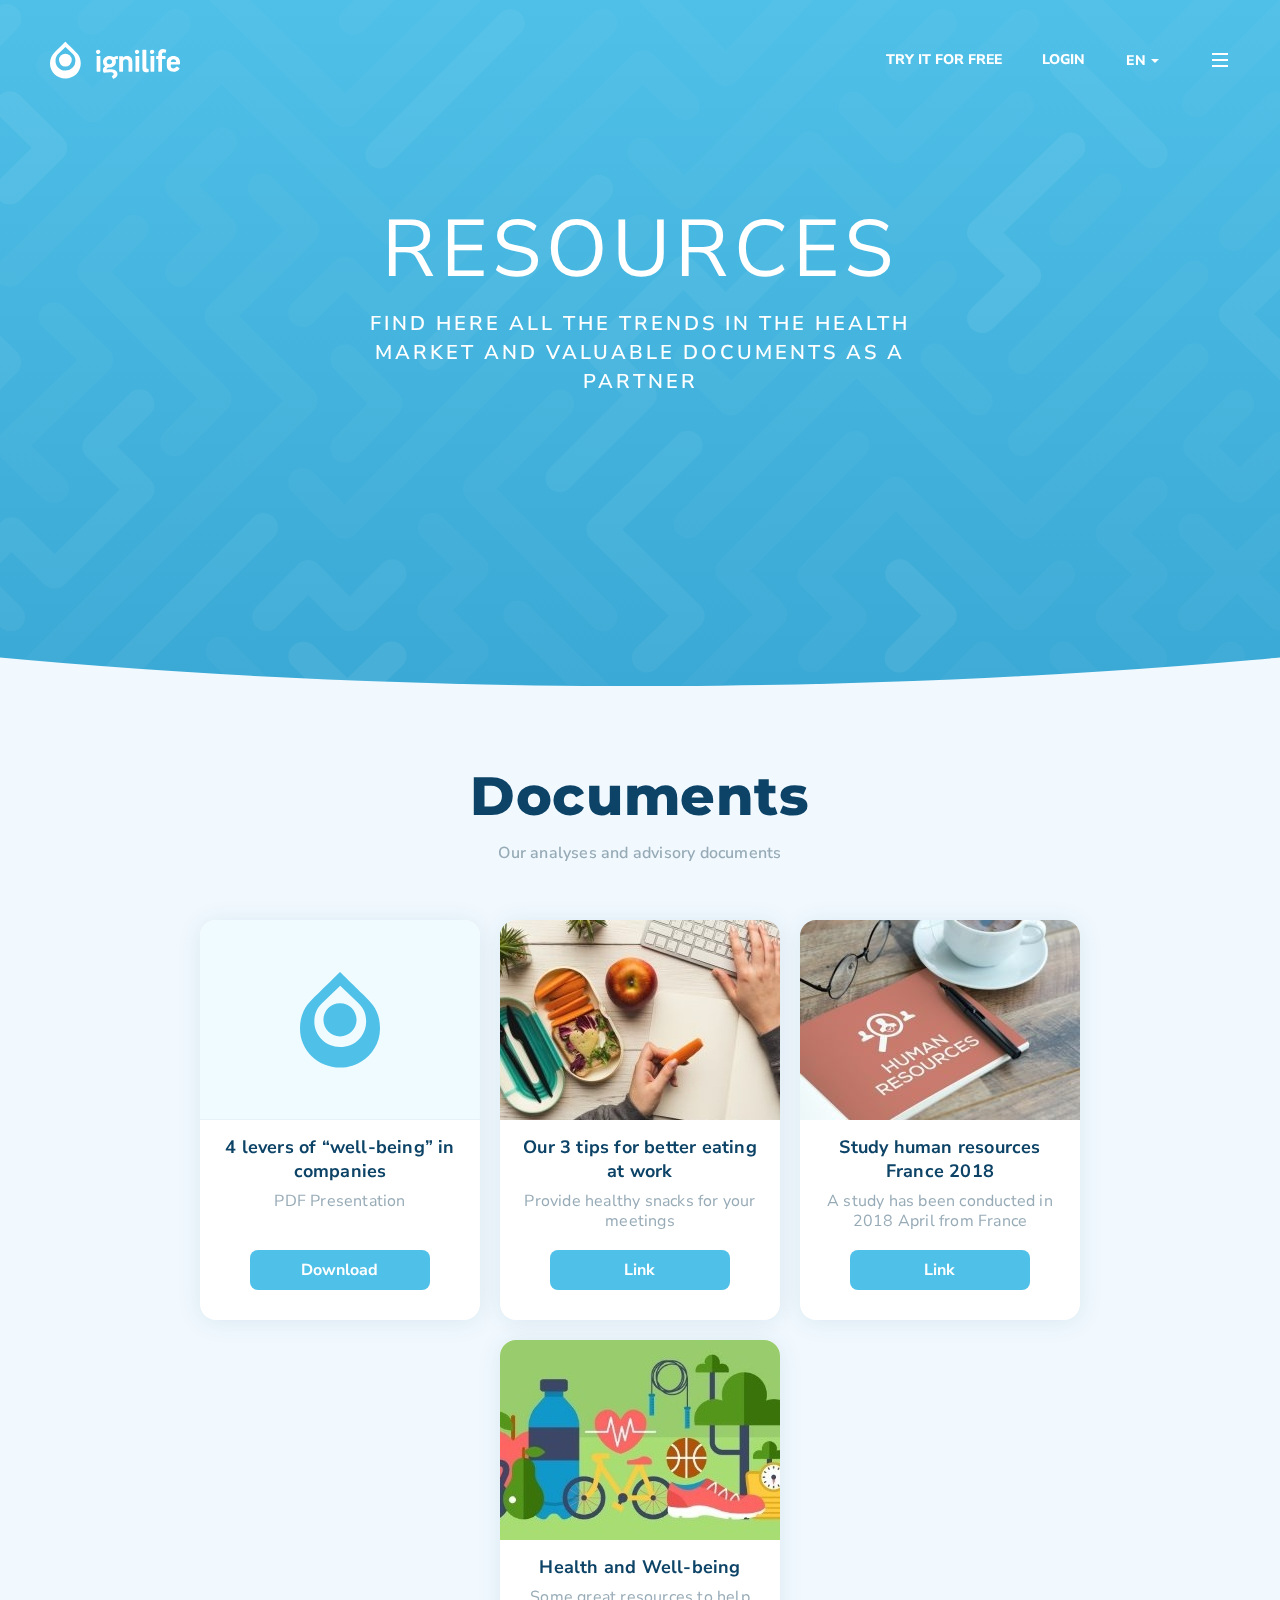
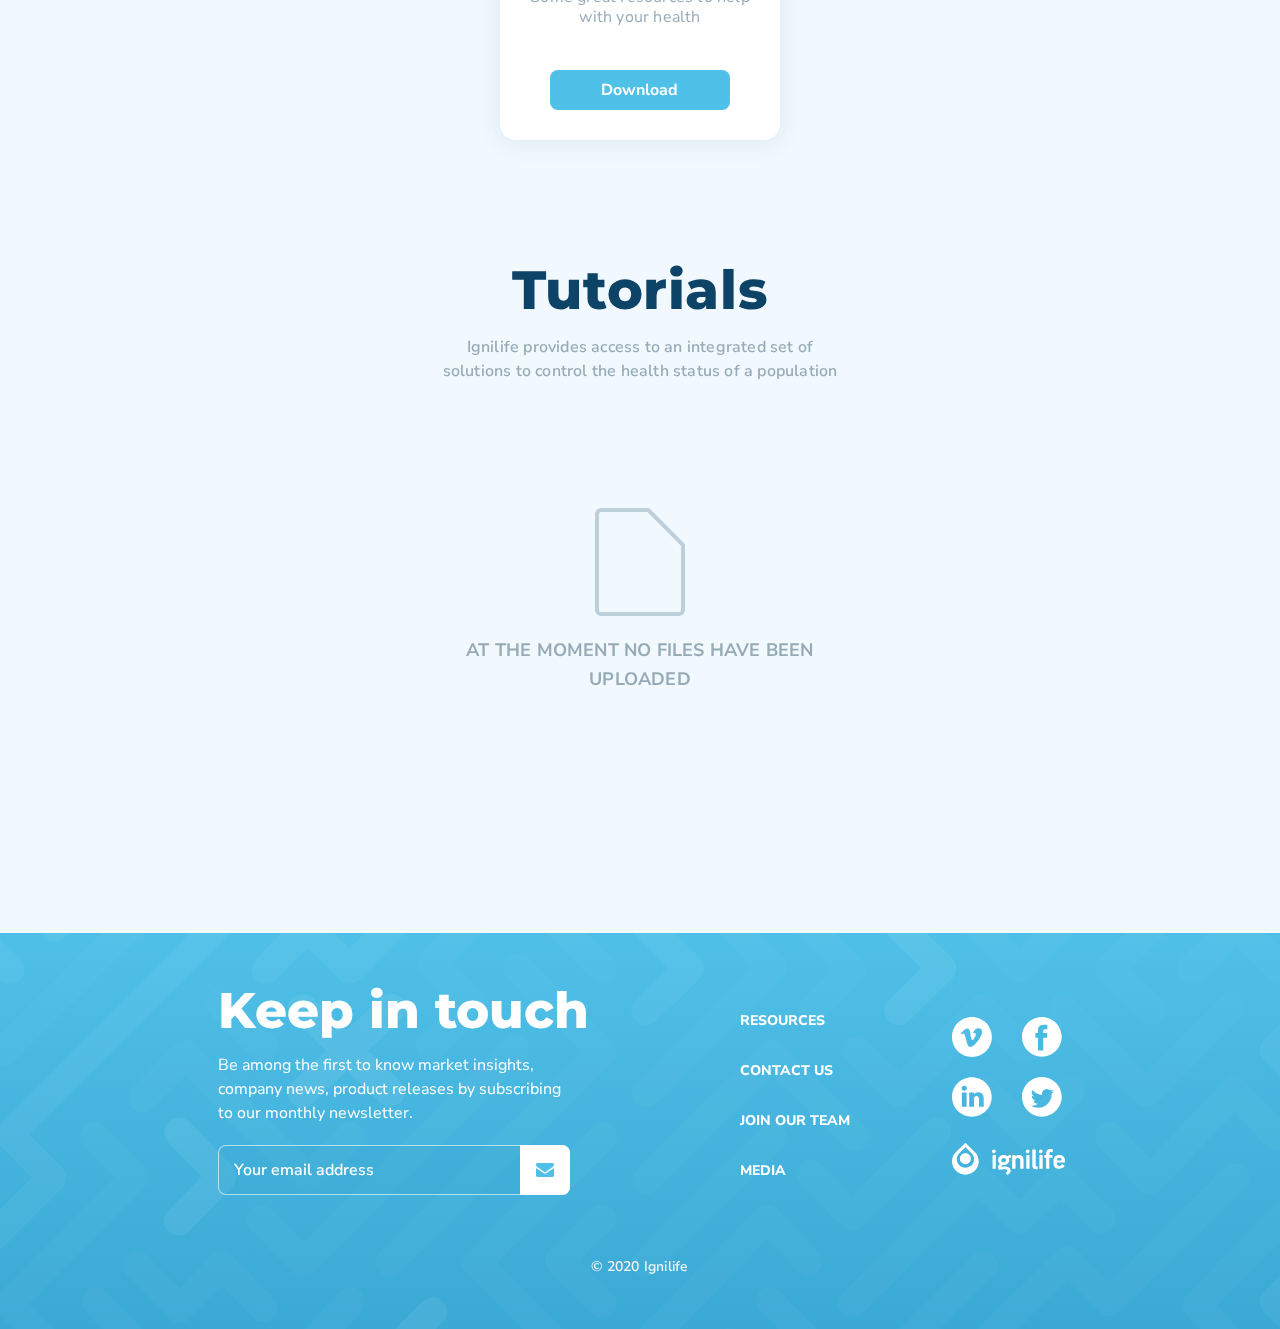
<file: resources.html>
<!doctype html>
<html lang="en">

<head>
    <meta charset="utf-8">
    <meta name="viewport" content="width=device-width, initial-scale=1, shrink-to-fit=no">
    <meta name="robots" content="none" />
    <link href="https://fonts.googleapis.com/css?family=Montserrat:700,800" rel="stylesheet">
    <link href="https://fonts.googleapis.com/css?family=Nunito+Sans:400,600,700,800" rel="stylesheet">
    <link rel="stylesheet" href="css/third-party/bootstrap.min.css">
    <link rel="stylesheet" href="css/third-party/bootstrap-theme.min.css">
    <link rel="stylesheet" href="css/resources.css">
    <link rel="shortcut icon" href="favicon.ico?v3" type="image/x-icon">
    <title>Resources</title>
</head>

<body>
    <div class="container-fluid _no-resources">
        <div class="background-main-pattern">
            <div class="background-pattern parallax"></div>
        </div>
        <div class="row section header-with-bg">
            <div class="background-main-pattern rounded-bottom">
                <div class="background-pattern parallax"></div>
            </div>
            <div class="col-xs-12 col-lg-12">
                <div class="row header">
                    <div class="col-xs-12 hidden-lg">
                        <div class="header-wrapper header-mobile">
                            <div class="row vertical-align">
                                <div class="col-xs-4 pull-start"></div>
                                <div class="col-xs-4">
                                    <a class="icon-link" href="/">
                                        <svg xmlns="http://www.w3.org/2000/svg" id="imagesIconsLogoIcon" width="24"
                                            height="29" viewBox="0 0 24 29" class="chat-icon center-block">
                                            <g fill="#FFF" fill-rule="nonzero" transform="translate(0 .574)">
                                                <circle cx="11.827" cy="14.135" r="4.904" />
                                                <path
                                                    d="M20.172 8.182C18.127 6.099 11.803-.025 11.829 0c.026-.025-6.528 6.433-8.342 8.184C1.673 9.936 0 12.658 0 16.7c0 6.39 5.295 11.57 11.827 11.57s11.827-5.18 11.827-11.57c0-4.053-1.442-6.445-3.484-8.516l.002-.002zm-8.28 14.009c-4.216.01-7.643-3.325-7.655-7.45 0-2.607.908-4.177 2.259-5.489l5.4-5.17 5.41 5.17c1.35 1.314 2.257 2.882 2.257 5.49a7.39 7.39 0 0 1-2.256 5.28 7.725 7.725 0 0 1-5.414 2.169z" />
                                            </g>
                                        </svg>
                                    </a>
                                </div>
                                <div class="col-xs-4 pull-end">
                                    <a class="icon-link" data-toggle="modal" data-target="#menuModal">
                                        <div class="menu-button">
                                            <div></div>
                                            <div></div>
                                            <div></div>
                                        </div>
                                    </a>
                                </div>
                            </div>
                        </div>
                    </div>
                    <div class="col-lg-12 visible-lg-block ">
                        <div class="header-wrapper header-desktop">
                            <div class="row vertical-align">
                                <div class="col-lg-2 pull-start">
                                    <a class="icon-link" href="/">
                                        <svg xmlns="http://www.w3.org/2000/svg" id="imagesIconsLogoText" width="130"
                                            height="39" viewBox="0 0 130 39" class="center-block">
                                            <g fill="#FFF" fill-rule="nonzero">
                                                <g transform="translate(0 .746)">
                                                    <circle cx="15.375" cy="18.375" r="6.375" />
                                                    <path
                                                        d="M26.223 10.636C23.566 7.93 15.344-.033 15.378 0c.034-.033-8.487 8.363-10.845 10.64C2.175 12.915 0 16.455 0 21.71c0 8.306 6.884 15.04 15.375 15.04S30.75 30.016 30.75 21.71c0-5.27-1.875-8.378-4.53-11.07l.003-.004zM15.461 28.848c-5.482.014-9.937-4.322-9.953-9.685 0-3.39 1.18-5.43 2.936-7.135l7.02-6.72 7.034 6.72c1.756 1.708 2.933 3.746 2.933 7.135a9.607 9.607 0 0 1-2.932 6.865 10.043 10.043 0 0 1-7.038 2.82z" />
                                                </g>
                                                <path
                                                    d="M48.178 8.631a2.096 2.096 0 0 0-1.53.625c-.41.411-.642.975-.648 1.566.008.599.245 1.17.66 1.586.414.417.972.645 1.55.635 1.182-.017 2.142-.996 2.178-2.22a2.279 2.279 0 0 0-.667-1.57 2.121 2.121 0 0 0-1.543-.622zM49.833 14.937H47.15a.476.476 0 0 0-.393.155.505.505 0 0 0-.125.413v14.654c-.012.15.043.3.151.403a.474.474 0 0 0 .402.129h2.682c.347 0 .518-.141.518-.568V15.51a.532.532 0 0 0-.145-.42.502.502 0 0 0-.407-.153zM67.35 14.965a5.45 5.45 0 0 0-3.353 1.147.527.527 0 0 1-.63 0 7.385 7.385 0 0 0-4.049-1.177c-3.315 0-6.353 2.496-6.353 5.751 0 1.906.814 3.465 1.92 4.367.245.207.14.38-.07.52-1.15.727-1.92 2.154-1.92 3.23 0 1.215.209 1.942.697 2.599.209.27.453.485 1.118.38 1.711-.243 4.085-.555 5.585-.555 1.397 0 3.42.347 3.42 1.766 0 .832-.944 1.616-1.432 1.906-.488.291-.594.59-.35.902l1.085 1.616c.244.347.697.207 1.15.035 1.78-.808 3.35-2.738 3.35-4.577 0-3.57-3.63-4.747-7.297-4.747-1.16.019-2.315.135-3.455.347-.139.035-.272-.035-.21-.269.272-.832.98-1.664 1.921-1.699h.838c3.665 0 6.597-2.496 6.597-5.824a5.043 5.043 0 0 0-.453-2.078.286.286 0 0 1 .01-.273.29.29 0 0 1 .234-.142 7.378 7.378 0 0 1 1.712-.07c.453.035.523-.105.523-.45v-2.113c.003-.385-.135-.592-.588-.592zm-8.03 8.387c-1.627 0-2.617-1.177-2.617-2.496 0-1.32 1.085-2.563 2.791-2.563a2.552 2.552 0 0 1 1.862.725c.494.484.767 1.148.756 1.838.003 1.351-.977 2.493-2.791 2.493v.003zM77.029 14.935c-1.235 0-2.825.525-3.605 1.26-.175.21-.354.244-.387 0a2.427 2.427 0 0 1-.036-.525c0-.384-.14-.526-.494-.526h-2.745a.508.508 0 0 0-.422.143.498.498 0 0 0-.144.418v14.46a.487.487 0 0 0 .155.399c.11.102.261.149.41.127h2.716a.533.533 0 0 0 .436-.138.523.523 0 0 0 .165-.423v-9.21c0-1.54 1.06-2.658 2.685-2.658 1.944 0 2.746 1.119 2.746 2.697v9.207a.487.487 0 0 0 .154.398c.11.102.262.149.411.127h2.746a.497.497 0 0 0 .402-.153c.103-.11.15-.26.128-.408v-9.25c.01-3.496-1.612-5.945-5.321-5.945zM88.695 14.937h-2.683a.476.476 0 0 0-.392.155.505.505 0 0 0-.125.413v14.654c-.013.15.043.3.15.403a.474.474 0 0 0 .402.129h2.683c.346 0 .518-.141.518-.568V15.51a.532.532 0 0 0-.145-.42.502.502 0 0 0-.408-.153zM87.04 8.631a2.094 2.094 0 0 0-1.53.625 2.253 2.253 0 0 0-.648 1.566c.008.6.246 1.17.66 1.587a2.13 2.13 0 0 0 1.551.634c1.182-.017 2.142-.996 2.177-2.221-.027-1.238-1.017-2.219-2.21-2.191zM98.17 27.818h-.397c-1.152 0-1.44-.421-1.44-1.762V9.09a.43.43 0 0 0-.142-.344.451.451 0 0 0-.362-.113h-2.974a.453.453 0 0 0-.351.14.432.432 0 0 0-.116.353v17.375c0 3.31 1.119 4.824 4.392 4.824.409.005.817-.019 1.223-.071.397-.036.649-.14.649-.635V28.43c.008-.227-.065-.613-.482-.613zM103.74 14.937h-2.684a.476.476 0 0 0-.393.155.505.505 0 0 0-.125.413v14.654c-.012.15.043.3.151.403a.475.475 0 0 0 .402.129h2.684c.347 0 .516-.141.516-.568V15.51a.53.53 0 0 0-.143-.42.5.5 0 0 0-.408-.154zM102.084 8.631a2.096 2.096 0 0 0-1.53.625c-.41.411-.643.975-.648 1.566.007.599.244 1.17.659 1.587a2.13 2.13 0 0 0 1.55.634c1.184-.015 2.145-.995 2.179-2.221a2.279 2.279 0 0 0-.667-1.57 2.121 2.121 0 0 0-1.543-.621zM115.54 8.39a8.122 8.122 0 0 0-2.568-.39c-2.977 0-4.633 2.152-4.633 4.66v1.975c0 .246-.102.386-.405.386h-1.216a.476.476 0 0 0-.387.135.521.521 0 0 0-.155.394v2.044a.495.495 0 0 0 .133.39.451.451 0 0 0 .375.14h1.216c.305 0 .405.246.405.528v11.51a.505.505 0 0 0 .148.4.46.46 0 0 0 .393.129h2.604a.46.46 0 0 0 .394-.128.505.505 0 0 0 .148-.401V18.617c0-.25.068-.494.473-.494h2.567a.449.449 0 0 0 .374-.138.492.492 0 0 0 .13-.39V15.55a.521.521 0 0 0-.153-.394.476.476 0 0 0-.388-.135h-2.59c-.305 0-.405-.107-.405-.353v-1.483c0-1.022.507-1.729 1.487-1.729.444.019.885.09 1.314.211.61.178.88.071.983-.422l.404-2.009c.098-.6-.31-.74-.649-.846zM123.411 14.935c-3.871 0-6.581 2.444-6.581 6.022v3.888c0 3.511 2.638 5.851 6.65 5.851 2.428 0 4.714-.93 5.947-3.062.21-.412-.036-.652-.457-.93l-1.725-1.07c-.421-.267-.599-.104-.845.171-.67.802-1.583 1.618-2.991 1.618-1.62 0-2.71-1.238-2.71-2.72v-.51c0-.31.21-.586.703-.586h7.604a.992.992 0 0 0 .723-.305.947.947 0 0 0 .261-.727v-1.618c0-3.714-2.78-6.022-6.579-6.022zm2.215 6.15h-4.257c-.46 0-.599-.17-.599-.481.14-1.308 1.127-2.407 2.674-2.407 1.367 0 2.5.861 2.674 2.236.036.353-.104.66-.492.66v-.008z" />
                                            </g>
                                        </svg>
                                    </a>
                                </div>
                                <div class="col-lg-4 col-lg-offset-6 header-links-wrapper">
                                    <a class="header-link try-it link" href="/#tryItForFree">try it for free</a>
                                    <a class="header-link login link" href="404.html"
                                        rel="noopener noreferrer">login</a>
                                    <div id="languageDropdown" class="dropdown">
                                        <button class="btn btn-default dropdown-toggle" type="button"
                                            id="dropdownMenuHeader" data-toggle="dropdown" aria-haspopup="true"
                                            aria-expanded="true">En<span class="caret"></span>
                                        </button>
                                        <ul class="dropdown-menu" id="dropdownLanguageOpenedMenu"
                                            aria-labelledby="dropdownMenuHeader">
                                            <li><a href="#">de</a></li>
                                            <li><a href="#">Fr</a></li>
                                        </ul>
                                    </div>
                                    <a class="icon-link" data-toggle="modal" data-target="#menuModal">
                                        <div class="menu-button">
                                            <div></div>
                                            <div></div>
                                            <div></div>
                                        </div>
                                    </a>
                                </div>
                            </div>
                        </div>
                    </div>
                </div>
            </div>
            <div class="row title">
                <div class="col-xs-10 col-xs-offset-1 col-lg-8 col-lg-offset-2">
                    <p class="text-center">RESOURCES</p>
                </div>
                <div class="col-xs-10 col-xs-offset-1 col-lg-6 col-lg-offset-3">
                    <p class="text-center">
                        Find here all the trends in the health market and valuable documents as a partner
                    </p>
                </div>
            </div>
            <div class="row title no-resources">
                <div class="col-xs-10 col-xs-offset-1 col-lg-8 col-lg-offset-2">
                    <p class="text-center">NO RESOURCES</p>
                </div>
                <div class="col-xs-10 col-xs-offset-1 col-lg-6 col-lg-offset-3">
                    <p class="text-center">
                        Any text why there are no resources or media
                    </p>
                </div>
            </div>
        </div>
        <div class="row section body">
            <div class="col-lg-10 col-lg-offset-1 col-xs-12">
                <div class="data-wrapper">
                    <p class="title">Documents</p>
                    <p class="description">Our analyses and advisory documents</p>
                    <ul class="resources">
                        <li class="resource type-download">
                            <div class="img-wrapper visible-lg-block"></div>
                            <div class="data">
                                <div class="text-wrapper">
                                    <p class="name">4 levers of “well-being” in companies </p>
                                    <p class="text">PDF Presentation</p>
                                </div>
                                <div class="control">
                                    <a target="_blank" class="icon-link">
                                        <button class="btn blue visible-lg-block">Download</button>
                                    </a>
                                </div>
                            </div>
                        </li>
                        <li class="resource type-link">
                            <div class="img-wrapper visible-lg-block">
                                <img src="images/resources/2.jpg" />
                            </div>
                            <div class="data">
                                <div class="text-wrapper">
                                    <p class="name">Our 3 tips for better eating at work</p>
                                    <p class="text">Provide healthy snacks for your meetings</p>
                                </div>
                                <div class="control">
                                    <a target="_blank" class="icon-link">
                                        <button class="btn blue visible-lg-block">Link</button>
                                    </a>
                                </div>
                            </div>
                        </li>
                        <li class="resource type-link">
                            <div class="img-wrapper visible-lg-block">
                                <img src="images/resources/4.jpg" />
                            </div>
                            <div class="data">
                                <div class="text-wrapper">
                                    <p class="name">Study human resources France 2018</p>
                                    <p class="text">A study has been conducted in 2018 April from France</p>
                                </div>
                                <div class="control">
                                    <a target="_blank" class="icon-link">
                                        <button class="btn blue visible-lg-block">Link</button>
                                    </a>
                                </div>
                            </div>
                        </li>
                        <li class="resource type-download">
                            <div class="img-wrapper visible-lg-block">
                                <img src="images/resources/5.jpg" />
                            </div>
                            <div class="data">
                                <div class="text-wrapper">
                                    <p class="name"> Health and Well-being</p>
                                    <p class="text">Some great resources to help with your health</p>
                                </div>
                                <div class="control">
                                    <a target="_blank" class="icon-link">
                                        <button class="btn blue visible-lg-block">Download</button>
                                    </a>
                                </div>
                            </div>
                        </li>
                    </ul>
                </div>
                <div class="data-wrapper resources-empty">
                    <p class="title">Tutorials</p>
                    <p class="description">
                        Ignilife provides access to an integrated set of solutions to control the health status of a
                        population
                    </p>
                    <ul class="resources">
                        <li class="resource type-download">
                            <div class="img-wrapper visible-lg-block"></div>
                            <div class="data">
                                <div class="text-wrapper">
                                    <p class="name">4 levers of “well-being” in companies </p>
                                    <p class="text">PDF Presentation</p>
                                </div>
                                <div class="control">
                                    <a target="_blank" class="icon-link">
                                        <button class="btn blue visible-lg-block">Download</button>
                                    </a>
                                </div>
                            </div>
                        </li>
                        <li class="resource type-link">
                            <div class="img-wrapper visible-lg-block">
                                <img src="images/resources/2.jpg" />
                            </div>
                            <div class="data">
                                <div class="text-wrapper">
                                    <p class="name">Our 3 tips for better eating at work</p>
                                    <p class="text">Provide healthy snacks for your meetings</p>
                                </div>
                                <div class="control">
                                    <a target="_blank" class="icon-link">
                                        <button class="btn blue visible-lg-block">Link</button>
                                    </a>
                                </div>
                            </div>
                        </li>
                        <li class="resource type-link">
                            <div class="img-wrapper visible-lg-block">
                                <img src="images/resources/4.jpg" />
                            </div>
                            <div class="data">
                                <div class="text-wrapper">
                                    <p class="name">Study human resources France 2018</p>
                                    <p class="text">A study has been conducted in 2018 April from France</p>
                                </div>
                                <div class="control">
                                    <a target="_blank" class="icon-link">
                                        <button class="btn blue visible-lg-block">Link</button>
                                    </a>
                                </div>
                            </div>
                        </li>
                        <li class="resource type-download">
                            <div class="img-wrapper visible-lg-block">
                                <img src="images/resources/5.jpg" />
                            </div>
                            <div class="data">
                                <div class="text-wrapper">
                                    <p class="name"> Health and Well-being</p>
                                    <p class="text">Some great resources to help with your health</p>
                                </div>
                                <div class="control">
                                    <a target="_blank" class="icon-link">
                                        <button class="btn blue visible-lg-block">Download</button>
                                    </a>
                                </div>
                            </div>
                        </li>
                    </ul>
                    <div class="resources-empty-data">
                        <img src="images/icons/nofiles.svg" />
                        <p class="empty-text">At the moment no files have been uploaded</p>
                    </div>
                </div>
            </div>
        </div>
        <div class="row section footer-wrapper">
            <div class="background-main-pattern">
                <div class="background-pattern parallax"></div>
            </div>
            <div class="col-lg-12 col-xs-12">
                <div class="row max-width-container">
                    <div class="col-lg-8 col-xs-12 col-lg-offset-2">
                        <div class="row footer">
                            <div class="col-xs-12 col-lg-5 ">
                                <p class="title">Keep in touch</p>
                                <p class="text">
                                    Be among the first to know market insights, company news, product releases by
                                    subscribing to our
                                    monthly newsletter.
                                </p>
                                <div class="email-footer-wrapper submit-inline white">
                                    <div class="hbspt-form">
                                        <form novalidate="" class="hs-form">
                                            <div class="hs-form-field">
                                                <input type="email" name="email" placeholder="Your email address"
                                                    autocomplete="off" />
                                            </div>
                                            <div class="hs_submit hs-submit">
                                                <div class="actions">
                                                    <input type="submit" value="Try it for free"
                                                        class="hs-button primary large">
                                                </div>
                                            </div>
                                        </form>
                                        <div class="submitted-message">
                                            <p>Thanks for submiting the form!</p>
                                        </div>
                                    </div>






                                </div>
                            </div>
                            <div class="col-lg-2 col-lg-offset-2 col-xs-12">
                                <div class="row links-wrapper">
                                    <div class="col-xs-6 col-lg-12"><a class="link" href="resources.html">Resources</a>
                                    </div>
                                    <div class="col-xs-6 col-lg-12"><a class="link" href="contacts.html">Contact us</a>
                                    </div>
                                    <div class="col-xs-6 col-lg-12"><a class="link" href="join-our-team.html">Join our
                                            Team</a></div>
                                    <div class="col-xs-6 col-lg-12"><a class="link" href="media.html">Media</a></div>
                                </div>
                            </div>
                            <div class="col-lg-2 col-lg-offset-1 col-xs-12">
                                <div class="row social-links-wrapper">
                                    <div class="col-xs-3 col-lg-6 link-wrapper">
                                        <a class="icon-link" target="_blank"><img
                                                src="images/socials-footer/vimeo-normal.svg" /></a>
                                    </div>
                                    <div class="col-xs-3 col-lg-6 link-wrapper">
                                        <a class="icon-link" target="_blank"><img
                                                src="images/socials-footer/fb-normal.svg" /></a>
                                    </div>
                                    <div class="col-xs-3 col-lg-6 link-wrapper">
                                        <a class="icon-link" target="_blank"><img
                                                src="images/socials-footer/linkedin-normal.svg" /></a>
                                    </div>
                                    <div class="col-xs-3 col-lg-6 link-wrapper">
                                        <a class="icon-link" target="_blank"><img
                                                src="images/socials-footer/twitter-normal.svg" /></a>
                                    </div>
                                    <div class="col-xs-12 col-lg-12 text-center logo-container">
                                        <a class="icon-link" href="/"><img width="113"
                                                src="images/icons/logo-text.svg" /></a>
                                    </div>
                                </div>
                            </div>
                        </div>
                        <div class="row">
                            <div class="col-lg-12 col-xs-12">
                                <p class="copyright">&copy; 2020 Ignilife</p>
                            </div>
                        </div>
                    </div>
                </div>
            </div>
        </div>
    </div>
    <div class="modal fade" id="menuModal" tabindex="-1" role="dialog" aria-labelledby="myModalLabel">
        <div class="modal-dialog" role="document">
            <div class="modal-content">

                <div class="modal-header">
                    <div class="header-main-wrapper hidden-lg">
                        <div class="header-wrapper">
                            <div class="text-left"></div>
                            <div class="text-center">
                                <svg xmlns="http://www.w3.org/2000/svg" id="imagesIconsLogoIcon" width="24" height="29"
                                    viewBox="0 0 24 29" class="blue center-block">
                                    <g fill="#FFF" fill-rule="nonzero" transform="translate(0 .574)">
                                        <circle cx="11.827" cy="14.135" r="4.904" />
                                        <path
                                            d="M20.172 8.182C18.127 6.099 11.803-.025 11.829 0c.026-.025-6.528 6.433-8.342 8.184C1.673 9.936 0 12.658 0 16.7c0 6.39 5.295 11.57 11.827 11.57s11.827-5.18 11.827-11.57c0-4.053-1.442-6.445-3.484-8.516l.002-.002zm-8.28 14.009c-4.216.01-7.643-3.325-7.655-7.45 0-2.607.908-4.177 2.259-5.489l5.4-5.17 5.41 5.17c1.35 1.314 2.257 2.882 2.257 5.49a7.39 7.39 0 0 1-2.256 5.28 7.725 7.725 0 0 1-5.414 2.169z" />
                                    </g>
                                </svg>
                            </div>
                            <div class="text-right">
                                <button type="button" class="close icon-link" data-dismiss="modal" aria-label="Close">
                                    <svg xmlns="http://www.w3.org/2000/svg" id="imagesIconsClose" width="18" height="18"
                                        viewBox="0 0 18 18" class="blue center-block">
                                        <path fill="#FFF" fill-rule="evenodd"
                                            d="M9 7.205l5.983-5.983a1.27 1.27 0 1 1 1.795 1.795L10.795 9l5.983 5.983a1.27 1.27 0 0 1-1.795 1.795L9 10.795l-5.983 5.983a1.27 1.27 0 0 1-1.795-1.795L7.205 9 1.222 3.017a1.27 1.27 0 1 1 1.795-1.795L9 7.205z" />
                                    </svg>
                                </button>
                            </div>
                        </div>
                    </div>
                    <div class="header-main-wrapper visible-lg-block">
                        <div class="header-wrapper">
                            <div class="text-left">
                                <svg xmlns="http://www.w3.org/2000/svg" id="imagesIconsLogoText" width="130" height="39"
                                    viewBox="0 0 130 39" class="blue center-block">
                                    <g fill="#FFF" fill-rule="nonzero">
                                        <g transform="translate(0 .746)">
                                            <circle cx="15.375" cy="18.375" r="6.375" />
                                            <path
                                                d="M26.223 10.636C23.566 7.93 15.344-.033 15.378 0c.034-.033-8.487 8.363-10.845 10.64C2.175 12.915 0 16.455 0 21.71c0 8.306 6.884 15.04 15.375 15.04S30.75 30.016 30.75 21.71c0-5.27-1.875-8.378-4.53-11.07l.003-.004zM15.461 28.848c-5.482.014-9.937-4.322-9.953-9.685 0-3.39 1.18-5.43 2.936-7.135l7.02-6.72 7.034 6.72c1.756 1.708 2.933 3.746 2.933 7.135a9.607 9.607 0 0 1-2.932 6.865 10.043 10.043 0 0 1-7.038 2.82z" />
                                        </g>
                                        <path
                                            d="M48.178 8.631a2.096 2.096 0 0 0-1.53.625c-.41.411-.642.975-.648 1.566.008.599.245 1.17.66 1.586.414.417.972.645 1.55.635 1.182-.017 2.142-.996 2.178-2.22a2.279 2.279 0 0 0-.667-1.57 2.121 2.121 0 0 0-1.543-.622zM49.833 14.937H47.15a.476.476 0 0 0-.393.155.505.505 0 0 0-.125.413v14.654c-.012.15.043.3.151.403a.474.474 0 0 0 .402.129h2.682c.347 0 .518-.141.518-.568V15.51a.532.532 0 0 0-.145-.42.502.502 0 0 0-.407-.153zM67.35 14.965a5.45 5.45 0 0 0-3.353 1.147.527.527 0 0 1-.63 0 7.385 7.385 0 0 0-4.049-1.177c-3.315 0-6.353 2.496-6.353 5.751 0 1.906.814 3.465 1.92 4.367.245.207.14.38-.07.52-1.15.727-1.92 2.154-1.92 3.23 0 1.215.209 1.942.697 2.599.209.27.453.485 1.118.38 1.711-.243 4.085-.555 5.585-.555 1.397 0 3.42.347 3.42 1.766 0 .832-.944 1.616-1.432 1.906-.488.291-.594.59-.35.902l1.085 1.616c.244.347.697.207 1.15.035 1.78-.808 3.35-2.738 3.35-4.577 0-3.57-3.63-4.747-7.297-4.747-1.16.019-2.315.135-3.455.347-.139.035-.272-.035-.21-.269.272-.832.98-1.664 1.921-1.699h.838c3.665 0 6.597-2.496 6.597-5.824a5.043 5.043 0 0 0-.453-2.078.286.286 0 0 1 .01-.273.29.29 0 0 1 .234-.142 7.378 7.378 0 0 1 1.712-.07c.453.035.523-.105.523-.45v-2.113c.003-.385-.135-.592-.588-.592zm-8.03 8.387c-1.627 0-2.617-1.177-2.617-2.496 0-1.32 1.085-2.563 2.791-2.563a2.552 2.552 0 0 1 1.862.725c.494.484.767 1.148.756 1.838.003 1.351-.977 2.493-2.791 2.493v.003zM77.029 14.935c-1.235 0-2.825.525-3.605 1.26-.175.21-.354.244-.387 0a2.427 2.427 0 0 1-.036-.525c0-.384-.14-.526-.494-.526h-2.745a.508.508 0 0 0-.422.143.498.498 0 0 0-.144.418v14.46a.487.487 0 0 0 .155.399c.11.102.261.149.41.127h2.716a.533.533 0 0 0 .436-.138.523.523 0 0 0 .165-.423v-9.21c0-1.54 1.06-2.658 2.685-2.658 1.944 0 2.746 1.119 2.746 2.697v9.207a.487.487 0 0 0 .154.398c.11.102.262.149.411.127h2.746a.497.497 0 0 0 .402-.153c.103-.11.15-.26.128-.408v-9.25c.01-3.496-1.612-5.945-5.321-5.945zM88.695 14.937h-2.683a.476.476 0 0 0-.392.155.505.505 0 0 0-.125.413v14.654c-.013.15.043.3.15.403a.474.474 0 0 0 .402.129h2.683c.346 0 .518-.141.518-.568V15.51a.532.532 0 0 0-.145-.42.502.502 0 0 0-.408-.153zM87.04 8.631a2.094 2.094 0 0 0-1.53.625 2.253 2.253 0 0 0-.648 1.566c.008.6.246 1.17.66 1.587a2.13 2.13 0 0 0 1.551.634c1.182-.017 2.142-.996 2.177-2.221-.027-1.238-1.017-2.219-2.21-2.191zM98.17 27.818h-.397c-1.152 0-1.44-.421-1.44-1.762V9.09a.43.43 0 0 0-.142-.344.451.451 0 0 0-.362-.113h-2.974a.453.453 0 0 0-.351.14.432.432 0 0 0-.116.353v17.375c0 3.31 1.119 4.824 4.392 4.824.409.005.817-.019 1.223-.071.397-.036.649-.14.649-.635V28.43c.008-.227-.065-.613-.482-.613zM103.74 14.937h-2.684a.476.476 0 0 0-.393.155.505.505 0 0 0-.125.413v14.654c-.012.15.043.3.151.403a.475.475 0 0 0 .402.129h2.684c.347 0 .516-.141.516-.568V15.51a.53.53 0 0 0-.143-.42.5.5 0 0 0-.408-.154zM102.084 8.631a2.096 2.096 0 0 0-1.53.625c-.41.411-.643.975-.648 1.566.007.599.244 1.17.659 1.587a2.13 2.13 0 0 0 1.55.634c1.184-.015 2.145-.995 2.179-2.221a2.279 2.279 0 0 0-.667-1.57 2.121 2.121 0 0 0-1.543-.621zM115.54 8.39a8.122 8.122 0 0 0-2.568-.39c-2.977 0-4.633 2.152-4.633 4.66v1.975c0 .246-.102.386-.405.386h-1.216a.476.476 0 0 0-.387.135.521.521 0 0 0-.155.394v2.044a.495.495 0 0 0 .133.39.451.451 0 0 0 .375.14h1.216c.305 0 .405.246.405.528v11.51a.505.505 0 0 0 .148.4.46.46 0 0 0 .393.129h2.604a.46.46 0 0 0 .394-.128.505.505 0 0 0 .148-.401V18.617c0-.25.068-.494.473-.494h2.567a.449.449 0 0 0 .374-.138.492.492 0 0 0 .13-.39V15.55a.521.521 0 0 0-.153-.394.476.476 0 0 0-.388-.135h-2.59c-.305 0-.405-.107-.405-.353v-1.483c0-1.022.507-1.729 1.487-1.729.444.019.885.09 1.314.211.61.178.88.071.983-.422l.404-2.009c.098-.6-.31-.74-.649-.846zM123.411 14.935c-3.871 0-6.581 2.444-6.581 6.022v3.888c0 3.511 2.638 5.851 6.65 5.851 2.428 0 4.714-.93 5.947-3.062.21-.412-.036-.652-.457-.93l-1.725-1.07c-.421-.267-.599-.104-.845.171-.67.802-1.583 1.618-2.991 1.618-1.62 0-2.71-1.238-2.71-2.72v-.51c0-.31.21-.586.703-.586h7.604a.992.992 0 0 0 .723-.305.947.947 0 0 0 .261-.727v-1.618c0-3.714-2.78-6.022-6.579-6.022zm2.215 6.15h-4.257c-.46 0-.599-.17-.599-.481.14-1.308 1.127-2.407 2.674-2.407 1.367 0 2.5.861 2.674 2.236.036.353-.104.66-.492.66v-.008z" />
                                    </g>
                                </svg>
                            </div>
                            <div class="text-right">
                                <button type="button" class="close icon-link" data-dismiss="modal" aria-label="Close">
                                    <svg xmlns="http://www.w3.org/2000/svg" id="imagesIconsClose" width="18" height="18"
                                        viewBox="0 0 18 18" class="white center-block">
                                        <path fill="#FFF" fill-rule="evenodd"
                                            d="M9 7.205l5.983-5.983a1.27 1.27 0 1 1 1.795 1.795L10.795 9l5.983 5.983a1.27 1.27 0 0 1-1.795 1.795L9 10.795l-5.983 5.983a1.27 1.27 0 0 1-1.795-1.795L7.205 9 1.222 3.017a1.27 1.27 0 1 1 1.795-1.795L9 7.205z" />
                                    </svg>
                                </button>
                            </div>
                        </div>
                    </div>
                </div>

                <div class="modal-body">
                    <div class=" controls hidden-lg">
                        <a href="404.html" class="login-link" rel="noopener noreferrer">
                            <button type="button" class="btn login stroke btn-block">Login</button>
                        </a>
                        <div id="languageDropdown" class="dropdown menu">
                            <button class="btn stroke btn-block dropdown-toggle" type="button" id="dropdownMenu"
                                data-toggle="dropdown" aria-haspopup="true"
                                aria-expanded="true">En<span class="caret"></span>
                            </button>
                            <ul class="dropdown-menu full-width" id="dropdownLanguageOpenedMenu"
                                aria-labelledby="dropdownMenu">
                                <li><a href="#">de</a></li>
                                <li><a href="#">fr</a></li>
                            </ul>
                        </div>
                    </div>
                    <ul class="list-group">
                        <li class="list-group-item"><a href="/">HOME</a></li>
                        <li class="list-group-item"><a href="request-demo.html">REQUEST DEMO</a></li>
                        <li class="list-group-item"><a href="pricing.html">PRICING</a></li>
                        <li class="list-group-item"><a href="about-us.html">ABOUT</a></li>
                        <li class="list-group-item"><a href="our-blog.html">BLOG</a></li>
                        <li class="list-group-item hidden-lg"><a href="contacts.html">CONTACT US</a></li>
                        <li class="list-group-item hidden-lg"><a href="join-our-team.html">JOIN OUR TEAM</a></li>
                        <li class="list-group-item hidden-lg"><a href="media.html">MEDIA</a></li>
                    </ul>
                </div>
                <div class="modal-footer">
                    <div class="footer mobile hidden-lg">
                        <a href="/#tryItForFree" class="try-it" onclick="$('#menuModal').modal('hide')">
                            <button type="button" class="btn pink btn-block">Try it for free</button>
                        </a>
                    </div>
                    <div class="footer desktop visible-lg-block">
                        <div class="links-wrapper">
                            <a class="link" href="contacts.html">Contact us</a>
                            <a class="link" href="resources.html">Resources</a>
                            <a class="link" href="join-our-team.html">Join our Team</a>
                            <a class="link" href="media.html">Media</a>
                        </div>
                    </div>
                </div>
            </div>
        </div>
    </div>
    <div class="modal black fade" id="watchVideoModal" tabindex="-1" role="dialog" aria-labelledby="myModalLabel">
        <div class="modal-dialog" role="document">
            <div class="modal-content">
                <div class="modal-header">
                    <div class="header-main-wrapper hidden-lg">
                        <div class="header-wrapper">
                            <div class="text-left"></div>
                            <div class="text-center">
                                <svg xmlns="http://www.w3.org/2000/svg" id="imagesIconsLogoIcon" width="24" height="29"
                                    viewBox="0 0 24 29" class="blue center-block">
                                    <g fill="#FFF" fill-rule="nonzero" transform="translate(0 .574)">
                                        <circle cx="11.827" cy="14.135" r="4.904" />
                                        <path
                                            d="M20.172 8.182C18.127 6.099 11.803-.025 11.829 0c.026-.025-6.528 6.433-8.342 8.184C1.673 9.936 0 12.658 0 16.7c0 6.39 5.295 11.57 11.827 11.57s11.827-5.18 11.827-11.57c0-4.053-1.442-6.445-3.484-8.516l.002-.002zm-8.28 14.009c-4.216.01-7.643-3.325-7.655-7.45 0-2.607.908-4.177 2.259-5.489l5.4-5.17 5.41 5.17c1.35 1.314 2.257 2.882 2.257 5.49a7.39 7.39 0 0 1-2.256 5.28 7.725 7.725 0 0 1-5.414 2.169z" />
                                    </g>
                                </svg>
                            </div>
                            <div class="text-right">
                                <button type="button" class="close icon-link" data-dismiss="modal" aria-label="Close">
                                    <svg xmlns="http://www.w3.org/2000/svg" id="imagesIconsClose" width="18" height="18"
                                        viewBox="0 0 18 18" class="blue center-block">
                                        <path fill="#FFF" fill-rule="evenodd"
                                            d="M9 7.205l5.983-5.983a1.27 1.27 0 1 1 1.795 1.795L10.795 9l5.983 5.983a1.27 1.27 0 0 1-1.795 1.795L9 10.795l-5.983 5.983a1.27 1.27 0 0 1-1.795-1.795L7.205 9 1.222 3.017a1.27 1.27 0 1 1 1.795-1.795L9 7.205z" />
                                    </svg>
                                </button>
                            </div>
                        </div>
                    </div>
                    <div class="visible-lg-block">
                        <p class="video-name"></p>
                        <a class="close icon-link">
                            <svg xmlns="http://www.w3.org/2000/svg" id="imagesIconsClose" width="18" height="18"
                                viewBox="0 0 18 18" class="white center-block">
                                <path fill="#FFF" fill-rule="evenodd"
                                    d="M9 7.205l5.983-5.983a1.27 1.27 0 1 1 1.795 1.795L10.795 9l5.983 5.983a1.27 1.27 0 0 1-1.795 1.795L9 10.795l-5.983 5.983a1.27 1.27 0 0 1-1.795-1.795L7.205 9 1.222 3.017a1.27 1.27 0 1 1 1.795-1.795L9 7.205z" />
                            </svg>
                        </a>
                    </div>
                </div>
                <div class="modal-body">
                    <iframe src="" frameborder="0" allow="autoplay; encrypted-media" allowfullscreen
                        webkitallowfullscreen mozallowfullscreen></iframe>
                </div>
            </div>
        </div>
    </div>
    <script src="js/third-party/jquery-2.2.4.min.js"></script>
    <script src="js/third-party/bootstrap.min.js"></script>
    <script src="js/resources.js"></script>
</body>

</html>
</file>
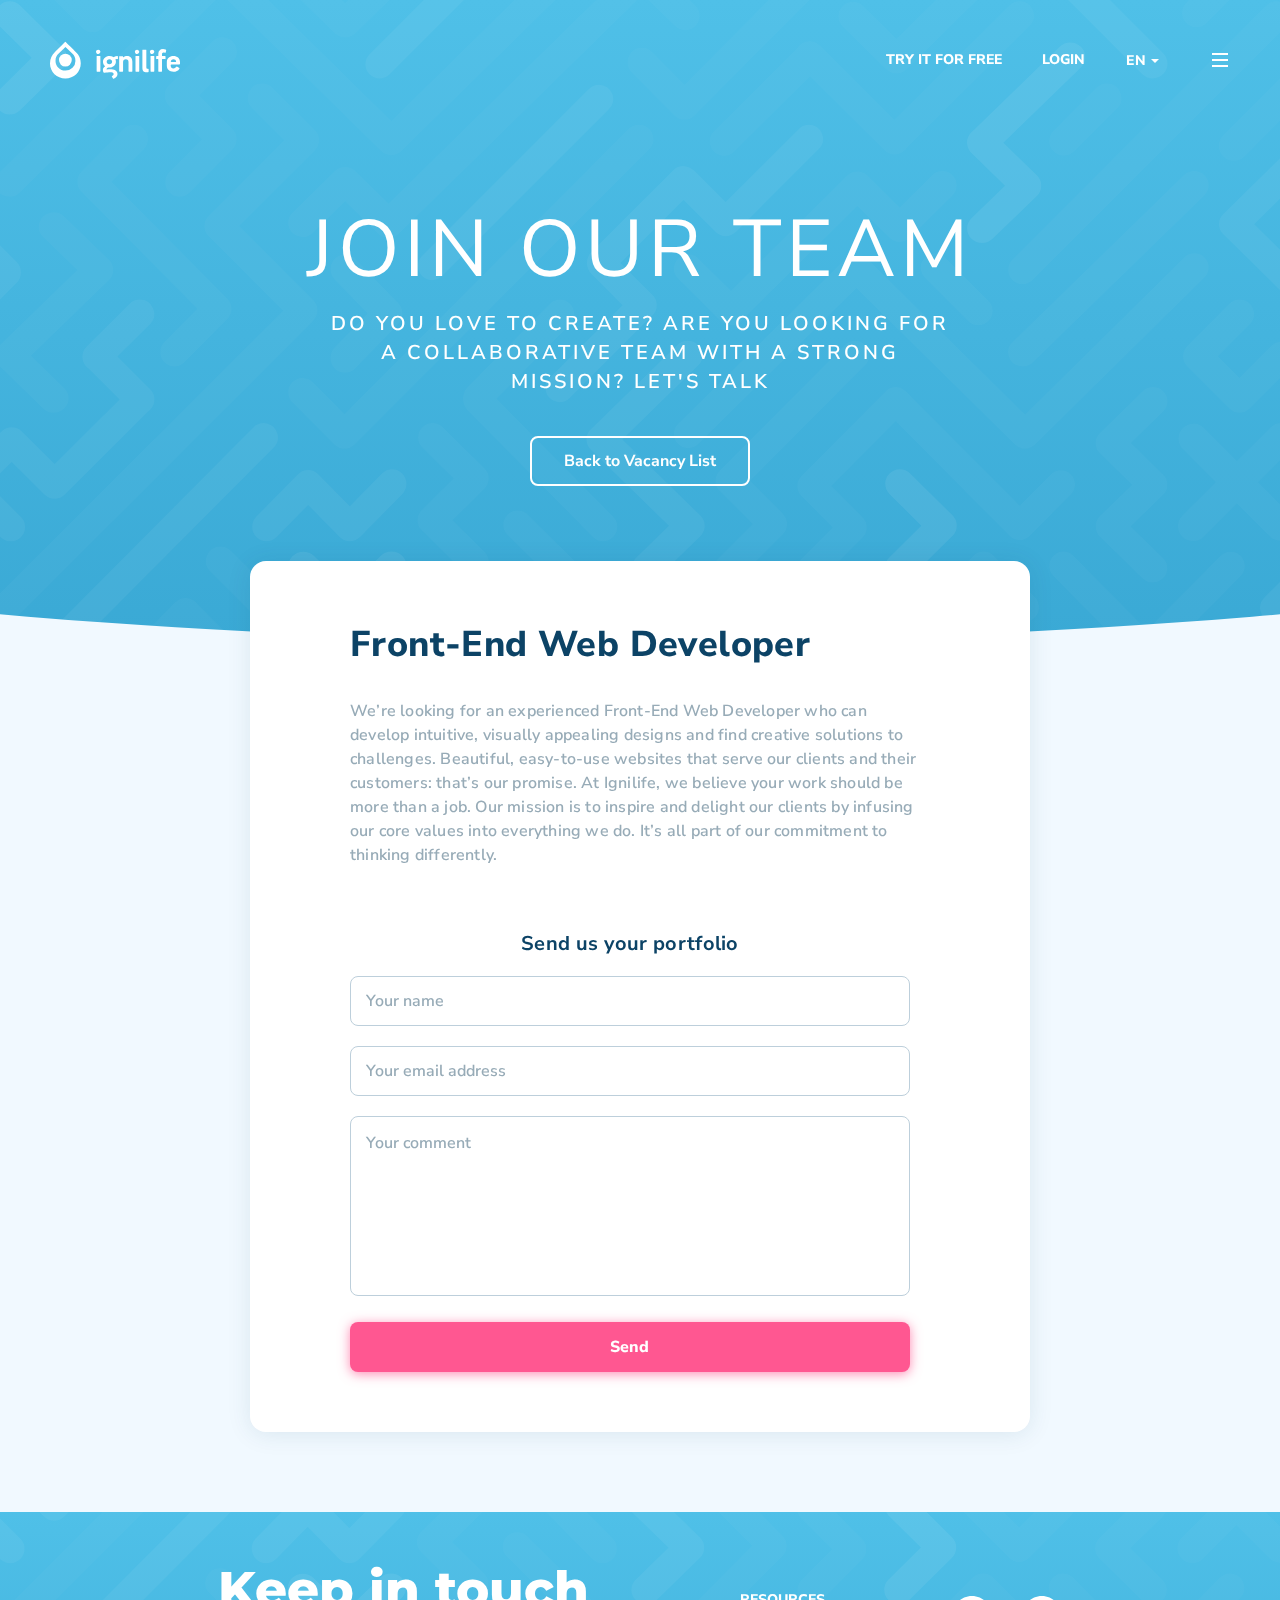
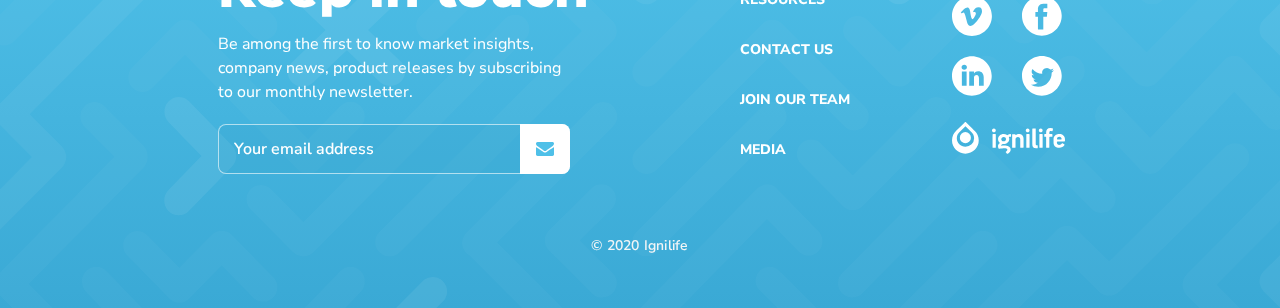
<file: vacancy-1.html>
<!doctype html>
<html lang="en">

<head>
    <meta charset="utf-8">
    <meta name="viewport" content="width=device-width, initial-scale=1, shrink-to-fit=no">
    <meta name="robots" content="none" />
    <link href="https://fonts.googleapis.com/css?family=Montserrat:700,800" rel="stylesheet">
    <link href="https://fonts.googleapis.com/css?family=Nunito+Sans:400,600,700,800" rel="stylesheet">
    <link rel="stylesheet" href="css/third-party/bootstrap.min.css">
    <link rel="stylesheet" href="css/third-party/bootstrap-theme.min.css">
    <link rel="stylesheet" href="css/joinOurTeamOpened.css">
    <link rel="shortcut icon" href="favicon.ico?v3" type="image/x-icon">
    <title>Join our team</title>
</head>

<body>
    <div class="container-fluid">
        <div class="row section header-with-bg">
            <div class="background-main-pattern rounded-bottom">
                <div class="background-pattern parallax"></div>
            </div>
            <div class="col-xs-12 col-lg-12">
                <div class="row header">
                    <div class="col-xs-12 hidden-lg">
                        <div class="header-wrapper header-mobile">
                            <div class="row vertical-align">
                                <div class="col-xs-4 pull-start"></div>
                                <div class="col-xs-4">
                                    <a class="icon-link" href="/">
                                        <svg xmlns="http://www.w3.org/2000/svg" id="imagesIconsLogoIcon" width="24"
                                            height="29" viewBox="0 0 24 29" class="chat-icon center-block">
                                            <g fill="#FFF" fill-rule="nonzero" transform="translate(0 .574)">
                                                <circle cx="11.827" cy="14.135" r="4.904" />
                                                <path
                                                    d="M20.172 8.182C18.127 6.099 11.803-.025 11.829 0c.026-.025-6.528 6.433-8.342 8.184C1.673 9.936 0 12.658 0 16.7c0 6.39 5.295 11.57 11.827 11.57s11.827-5.18 11.827-11.57c0-4.053-1.442-6.445-3.484-8.516l.002-.002zm-8.28 14.009c-4.216.01-7.643-3.325-7.655-7.45 0-2.607.908-4.177 2.259-5.489l5.4-5.17 5.41 5.17c1.35 1.314 2.257 2.882 2.257 5.49a7.39 7.39 0 0 1-2.256 5.28 7.725 7.725 0 0 1-5.414 2.169z" />
                                            </g>
                                        </svg>
                                    </a>
                                </div>
                                <div class="col-xs-4 pull-end">
                                    <a class="icon-link" data-toggle="modal" data-target="#menuModal">
                                        <div class="menu-button">
                                            <div></div>
                                            <div></div>
                                            <div></div>
                                        </div>
                                    </a>
                                </div>
                            </div>
                        </div>
                    </div>
                    <div class="col-lg-12 visible-lg-block ">
                        <div class="header-wrapper header-desktop">
                            <div class="row vertical-align">
                                <div class="col-lg-2 pull-start">
                                    <a class="icon-link" href="/">
                                        <svg xmlns="http://www.w3.org/2000/svg" id="imagesIconsLogoText" width="130"
                                            height="39" viewBox="0 0 130 39" class="center-block">
                                            <g fill="#FFF" fill-rule="nonzero">
                                                <g transform="translate(0 .746)">
                                                    <circle cx="15.375" cy="18.375" r="6.375" />
                                                    <path
                                                        d="M26.223 10.636C23.566 7.93 15.344-.033 15.378 0c.034-.033-8.487 8.363-10.845 10.64C2.175 12.915 0 16.455 0 21.71c0 8.306 6.884 15.04 15.375 15.04S30.75 30.016 30.75 21.71c0-5.27-1.875-8.378-4.53-11.07l.003-.004zM15.461 28.848c-5.482.014-9.937-4.322-9.953-9.685 0-3.39 1.18-5.43 2.936-7.135l7.02-6.72 7.034 6.72c1.756 1.708 2.933 3.746 2.933 7.135a9.607 9.607 0 0 1-2.932 6.865 10.043 10.043 0 0 1-7.038 2.82z" />
                                                </g>
                                                <path
                                                    d="M48.178 8.631a2.096 2.096 0 0 0-1.53.625c-.41.411-.642.975-.648 1.566.008.599.245 1.17.66 1.586.414.417.972.645 1.55.635 1.182-.017 2.142-.996 2.178-2.22a2.279 2.279 0 0 0-.667-1.57 2.121 2.121 0 0 0-1.543-.622zM49.833 14.937H47.15a.476.476 0 0 0-.393.155.505.505 0 0 0-.125.413v14.654c-.012.15.043.3.151.403a.474.474 0 0 0 .402.129h2.682c.347 0 .518-.141.518-.568V15.51a.532.532 0 0 0-.145-.42.502.502 0 0 0-.407-.153zM67.35 14.965a5.45 5.45 0 0 0-3.353 1.147.527.527 0 0 1-.63 0 7.385 7.385 0 0 0-4.049-1.177c-3.315 0-6.353 2.496-6.353 5.751 0 1.906.814 3.465 1.92 4.367.245.207.14.38-.07.52-1.15.727-1.92 2.154-1.92 3.23 0 1.215.209 1.942.697 2.599.209.27.453.485 1.118.38 1.711-.243 4.085-.555 5.585-.555 1.397 0 3.42.347 3.42 1.766 0 .832-.944 1.616-1.432 1.906-.488.291-.594.59-.35.902l1.085 1.616c.244.347.697.207 1.15.035 1.78-.808 3.35-2.738 3.35-4.577 0-3.57-3.63-4.747-7.297-4.747-1.16.019-2.315.135-3.455.347-.139.035-.272-.035-.21-.269.272-.832.98-1.664 1.921-1.699h.838c3.665 0 6.597-2.496 6.597-5.824a5.043 5.043 0 0 0-.453-2.078.286.286 0 0 1 .01-.273.29.29 0 0 1 .234-.142 7.378 7.378 0 0 1 1.712-.07c.453.035.523-.105.523-.45v-2.113c.003-.385-.135-.592-.588-.592zm-8.03 8.387c-1.627 0-2.617-1.177-2.617-2.496 0-1.32 1.085-2.563 2.791-2.563a2.552 2.552 0 0 1 1.862.725c.494.484.767 1.148.756 1.838.003 1.351-.977 2.493-2.791 2.493v.003zM77.029 14.935c-1.235 0-2.825.525-3.605 1.26-.175.21-.354.244-.387 0a2.427 2.427 0 0 1-.036-.525c0-.384-.14-.526-.494-.526h-2.745a.508.508 0 0 0-.422.143.498.498 0 0 0-.144.418v14.46a.487.487 0 0 0 .155.399c.11.102.261.149.41.127h2.716a.533.533 0 0 0 .436-.138.523.523 0 0 0 .165-.423v-9.21c0-1.54 1.06-2.658 2.685-2.658 1.944 0 2.746 1.119 2.746 2.697v9.207a.487.487 0 0 0 .154.398c.11.102.262.149.411.127h2.746a.497.497 0 0 0 .402-.153c.103-.11.15-.26.128-.408v-9.25c.01-3.496-1.612-5.945-5.321-5.945zM88.695 14.937h-2.683a.476.476 0 0 0-.392.155.505.505 0 0 0-.125.413v14.654c-.013.15.043.3.15.403a.474.474 0 0 0 .402.129h2.683c.346 0 .518-.141.518-.568V15.51a.532.532 0 0 0-.145-.42.502.502 0 0 0-.408-.153zM87.04 8.631a2.094 2.094 0 0 0-1.53.625 2.253 2.253 0 0 0-.648 1.566c.008.6.246 1.17.66 1.587a2.13 2.13 0 0 0 1.551.634c1.182-.017 2.142-.996 2.177-2.221-.027-1.238-1.017-2.219-2.21-2.191zM98.17 27.818h-.397c-1.152 0-1.44-.421-1.44-1.762V9.09a.43.43 0 0 0-.142-.344.451.451 0 0 0-.362-.113h-2.974a.453.453 0 0 0-.351.14.432.432 0 0 0-.116.353v17.375c0 3.31 1.119 4.824 4.392 4.824.409.005.817-.019 1.223-.071.397-.036.649-.14.649-.635V28.43c.008-.227-.065-.613-.482-.613zM103.74 14.937h-2.684a.476.476 0 0 0-.393.155.505.505 0 0 0-.125.413v14.654c-.012.15.043.3.151.403a.475.475 0 0 0 .402.129h2.684c.347 0 .516-.141.516-.568V15.51a.53.53 0 0 0-.143-.42.5.5 0 0 0-.408-.154zM102.084 8.631a2.096 2.096 0 0 0-1.53.625c-.41.411-.643.975-.648 1.566.007.599.244 1.17.659 1.587a2.13 2.13 0 0 0 1.55.634c1.184-.015 2.145-.995 2.179-2.221a2.279 2.279 0 0 0-.667-1.57 2.121 2.121 0 0 0-1.543-.621zM115.54 8.39a8.122 8.122 0 0 0-2.568-.39c-2.977 0-4.633 2.152-4.633 4.66v1.975c0 .246-.102.386-.405.386h-1.216a.476.476 0 0 0-.387.135.521.521 0 0 0-.155.394v2.044a.495.495 0 0 0 .133.39.451.451 0 0 0 .375.14h1.216c.305 0 .405.246.405.528v11.51a.505.505 0 0 0 .148.4.46.46 0 0 0 .393.129h2.604a.46.46 0 0 0 .394-.128.505.505 0 0 0 .148-.401V18.617c0-.25.068-.494.473-.494h2.567a.449.449 0 0 0 .374-.138.492.492 0 0 0 .13-.39V15.55a.521.521 0 0 0-.153-.394.476.476 0 0 0-.388-.135h-2.59c-.305 0-.405-.107-.405-.353v-1.483c0-1.022.507-1.729 1.487-1.729.444.019.885.09 1.314.211.61.178.88.071.983-.422l.404-2.009c.098-.6-.31-.74-.649-.846zM123.411 14.935c-3.871 0-6.581 2.444-6.581 6.022v3.888c0 3.511 2.638 5.851 6.65 5.851 2.428 0 4.714-.93 5.947-3.062.21-.412-.036-.652-.457-.93l-1.725-1.07c-.421-.267-.599-.104-.845.171-.67.802-1.583 1.618-2.991 1.618-1.62 0-2.71-1.238-2.71-2.72v-.51c0-.31.21-.586.703-.586h7.604a.992.992 0 0 0 .723-.305.947.947 0 0 0 .261-.727v-1.618c0-3.714-2.78-6.022-6.579-6.022zm2.215 6.15h-4.257c-.46 0-.599-.17-.599-.481.14-1.308 1.127-2.407 2.674-2.407 1.367 0 2.5.861 2.674 2.236.036.353-.104.66-.492.66v-.008z" />
                                            </g>
                                        </svg>
                                    </a>
                                </div>
                                <div class="col-lg-4 col-lg-offset-6 header-links-wrapper">
                                    <a class="header-link try-it link" href="/#tryItForFree">try it for free</a>
                                    <a class="header-link login link" href="404.html"
                                        rel="noopener noreferrer">login</a>
                                    <div id="languageDropdown" class="dropdown">
                                        <button class="btn btn-default dropdown-toggle" type="button"
                                            id="dropdownMenuHeader" data-toggle="dropdown" aria-haspopup="true"
                                            aria-expanded="true">En<span class="caret"></span>
                                        </button>
                                        <ul class="dropdown-menu" id="dropdownLanguageOpenedMenu"
                                            aria-labelledby="dropdownMenuHeader">
                                            <li><a href="#">de</a></li>
                                            <li><a href="#">Fr</a></li>
                                        </ul>
                                    </div>
                                    <a class="icon-link" data-toggle="modal" data-target="#menuModal">
                                        <div class="menu-button">
                                            <div></div>
                                            <div></div>
                                            <div></div>
                                        </div>
                                    </a>
                                </div>
                            </div>
                        </div>
                    </div>
                </div>
            </div>
            <div class="row title">
                <div class="col-xs-10 col-xs-offset-1 col-lg-8 col-lg-offset-2">
                    <p class="text-center">JOIN OUR TEAM</p>
                </div>
                <div class="col-xs-10 col-xs-offset-1 col-lg-6 col-lg-offset-3">
                    <p class="text-center">
                        Do you love to create? Are you looking for a collaborative team with a strong mission? Let's
                        talk
                    </p>
                    <a class="icon-link" href="join-our-team.html">
                        <button class="btn stroke white btn-block">Back to Vacancy List</button>
                    </a>
                </div>
            </div>
        </div>
        <div class="row section body">
            <div class="col-lg-10 col-lg-offset-1 col-xs-12">
                <div class="vacancy">
                    <div class="title">Front-End Web Developer</div>
                    <div class="text">
                        <p>
                            We’re looking for an experienced Front-End Web Developer who can develop intuitive, visually
                            appealing designs and find creative solutions to challenges. Beautiful, easy-to-use websites
                            that serve our clients and their customers: that’s our promise. At Ignilife, we believe your
                            work should be more than a job. Our mission is to inspire and delight our clients by
                            infusing
                            our core values into everything we do. It’s all part of our commitment to thinking
                            differently.
                        </p>
                    </div>
                    <div class="form-wrapper submit-block">
                        <div class="hbspt-form">
                            <form novalidate="" class="hs-form">
                                <div class="hs-richtext">
                                    Send us your portfolio
                                </div>
                                <div class="hs-form-field">
                                    <input type="text" name="name" placeholder="Your name" autocomplete="off" />
                                </div>
                                <div class="hs-form-field">
                                    <input type="email" name="email" placeholder="Your email address"
                                        autocomplete="off" />
                                </div>
                                <div class="hs-form-field hs-fieldtype-textarea">
                                    <textarea placeholder="Your comment"></textarea>
                                </div>
                                <div class="hs_submit hs-submit">
                                    <div class="actions">
                                        <input type="submit" value="Send" class="hs-button primary large">
                                    </div>
                                </div>
                            </form>
                            <div class="submitted-message">
                                <p>Thanks for submiting the form!</p>
                            </div>
                        </div>
                    </div>
                </div>
            </div>
        </div>
        <div class="row section footer-wrapper">
            <div class="background-main-pattern">
                <div class="background-pattern parallax"></div>
            </div>
            <div class="col-lg-12 col-xs-12">
                <div class="row max-width-container">
                    <div class="col-lg-8 col-xs-12 col-lg-offset-2">
                        <div class="row footer">
                            <div class="col-xs-12 col-lg-5 ">
                                <p class="title">Keep in touch</p>
                                <p class="text">
                                    Be among the first to know market insights, company news, product releases by
                                    subscribing to our
                                    monthly newsletter.
                                </p>
                                <div class="email-footer-wrapper submit-inline white">
                                    <div class="hbspt-form">
                                        <form novalidate="" class="hs-form">
                                            <div class="hs-form-field">
                                                <input type="email" name="email" placeholder="Your email address"
                                                    autocomplete="off" />
                                            </div>
                                            <div class="hs_submit hs-submit">
                                                <div class="actions">
                                                    <input type="submit" value="Try it for free"
                                                        class="hs-button primary large">
                                                </div>
                                            </div>
                                        </form>
                                        <div class="submitted-message">
                                            <p>Thanks for submiting the form!</p>
                                        </div>
                                    </div>






                                </div>
                            </div>
                            <div class="col-lg-2 col-lg-offset-2 col-xs-12">
                                <div class="row links-wrapper">
                                    <div class="col-xs-6 col-lg-12"><a class="link" href="resources.html">Resources</a>
                                    </div>
                                    <div class="col-xs-6 col-lg-12"><a class="link" href="contacts.html">Contact us</a>
                                    </div>
                                    <div class="col-xs-6 col-lg-12"><a class="link" href="join-our-team.html">Join our
                                            Team</a></div>
                                    <div class="col-xs-6 col-lg-12"><a class="link" href="media.html">Media</a></div>
                                </div>
                            </div>
                            <div class="col-lg-2 col-lg-offset-1 col-xs-12">
                                <div class="row social-links-wrapper">
                                    <div class="col-xs-3 col-lg-6 link-wrapper">
                                        <a class="icon-link" target="_blank"><img
                                                src="images/socials-footer/vimeo-normal.svg" /></a>
                                    </div>
                                    <div class="col-xs-3 col-lg-6 link-wrapper">
                                        <a class="icon-link" target="_blank"><img
                                                src="images/socials-footer/fb-normal.svg" /></a>
                                    </div>
                                    <div class="col-xs-3 col-lg-6 link-wrapper">
                                        <a class="icon-link" target="_blank"><img
                                                src="images/socials-footer/linkedin-normal.svg" /></a>
                                    </div>
                                    <div class="col-xs-3 col-lg-6 link-wrapper">
                                        <a class="icon-link" target="_blank"><img
                                                src="images/socials-footer/twitter-normal.svg" /></a>
                                    </div>
                                    <div class="col-xs-12 col-lg-12 text-center logo-container">
                                        <a class="icon-link" href="/"><img width="113"
                                                src="images/icons/logo-text.svg" /></a>
                                    </div>
                                </div>
                            </div>
                        </div>
                        <div class="row">
                            <div class="col-lg-12 col-xs-12">
                                <p class="copyright">&copy; 2020 Ignilife</p>
                            </div>
                        </div>
                    </div>
                </div>
            </div>
        </div>
    </div>
    <div class="modal fade" id="menuModal" tabindex="-1" role="dialog" aria-labelledby="myModalLabel">
        <div class="modal-dialog" role="document">
            <div class="modal-content">

                <div class="modal-header">
                    <div class="header-main-wrapper hidden-lg">
                        <div class="header-wrapper">
                            <div class="text-left"></div>
                            <div class="text-center">
                                <svg xmlns="http://www.w3.org/2000/svg" id="imagesIconsLogoIcon" width="24" height="29"
                                    viewBox="0 0 24 29" class="blue center-block">
                                    <g fill="#FFF" fill-rule="nonzero" transform="translate(0 .574)">
                                        <circle cx="11.827" cy="14.135" r="4.904" />
                                        <path
                                            d="M20.172 8.182C18.127 6.099 11.803-.025 11.829 0c.026-.025-6.528 6.433-8.342 8.184C1.673 9.936 0 12.658 0 16.7c0 6.39 5.295 11.57 11.827 11.57s11.827-5.18 11.827-11.57c0-4.053-1.442-6.445-3.484-8.516l.002-.002zm-8.28 14.009c-4.216.01-7.643-3.325-7.655-7.45 0-2.607.908-4.177 2.259-5.489l5.4-5.17 5.41 5.17c1.35 1.314 2.257 2.882 2.257 5.49a7.39 7.39 0 0 1-2.256 5.28 7.725 7.725 0 0 1-5.414 2.169z" />
                                    </g>
                                </svg>
                            </div>
                            <div class="text-right">
                                <button type="button" class="close icon-link" data-dismiss="modal" aria-label="Close">
                                    <svg xmlns="http://www.w3.org/2000/svg" id="imagesIconsClose" width="18" height="18"
                                        viewBox="0 0 18 18" class="blue center-block">
                                        <path fill="#FFF" fill-rule="evenodd"
                                            d="M9 7.205l5.983-5.983a1.27 1.27 0 1 1 1.795 1.795L10.795 9l5.983 5.983a1.27 1.27 0 0 1-1.795 1.795L9 10.795l-5.983 5.983a1.27 1.27 0 0 1-1.795-1.795L7.205 9 1.222 3.017a1.27 1.27 0 1 1 1.795-1.795L9 7.205z" />
                                    </svg>
                                </button>
                            </div>
                        </div>
                    </div>
                    <div class="header-main-wrapper visible-lg-block">
                        <div class="header-wrapper">
                            <div class="text-left">
                                <svg xmlns="http://www.w3.org/2000/svg" id="imagesIconsLogoText" width="130" height="39"
                                    viewBox="0 0 130 39" class="blue center-block">
                                    <g fill="#FFF" fill-rule="nonzero">
                                        <g transform="translate(0 .746)">
                                            <circle cx="15.375" cy="18.375" r="6.375" />
                                            <path
                                                d="M26.223 10.636C23.566 7.93 15.344-.033 15.378 0c.034-.033-8.487 8.363-10.845 10.64C2.175 12.915 0 16.455 0 21.71c0 8.306 6.884 15.04 15.375 15.04S30.75 30.016 30.75 21.71c0-5.27-1.875-8.378-4.53-11.07l.003-.004zM15.461 28.848c-5.482.014-9.937-4.322-9.953-9.685 0-3.39 1.18-5.43 2.936-7.135l7.02-6.72 7.034 6.72c1.756 1.708 2.933 3.746 2.933 7.135a9.607 9.607 0 0 1-2.932 6.865 10.043 10.043 0 0 1-7.038 2.82z" />
                                        </g>
                                        <path
                                            d="M48.178 8.631a2.096 2.096 0 0 0-1.53.625c-.41.411-.642.975-.648 1.566.008.599.245 1.17.66 1.586.414.417.972.645 1.55.635 1.182-.017 2.142-.996 2.178-2.22a2.279 2.279 0 0 0-.667-1.57 2.121 2.121 0 0 0-1.543-.622zM49.833 14.937H47.15a.476.476 0 0 0-.393.155.505.505 0 0 0-.125.413v14.654c-.012.15.043.3.151.403a.474.474 0 0 0 .402.129h2.682c.347 0 .518-.141.518-.568V15.51a.532.532 0 0 0-.145-.42.502.502 0 0 0-.407-.153zM67.35 14.965a5.45 5.45 0 0 0-3.353 1.147.527.527 0 0 1-.63 0 7.385 7.385 0 0 0-4.049-1.177c-3.315 0-6.353 2.496-6.353 5.751 0 1.906.814 3.465 1.92 4.367.245.207.14.38-.07.52-1.15.727-1.92 2.154-1.92 3.23 0 1.215.209 1.942.697 2.599.209.27.453.485 1.118.38 1.711-.243 4.085-.555 5.585-.555 1.397 0 3.42.347 3.42 1.766 0 .832-.944 1.616-1.432 1.906-.488.291-.594.59-.35.902l1.085 1.616c.244.347.697.207 1.15.035 1.78-.808 3.35-2.738 3.35-4.577 0-3.57-3.63-4.747-7.297-4.747-1.16.019-2.315.135-3.455.347-.139.035-.272-.035-.21-.269.272-.832.98-1.664 1.921-1.699h.838c3.665 0 6.597-2.496 6.597-5.824a5.043 5.043 0 0 0-.453-2.078.286.286 0 0 1 .01-.273.29.29 0 0 1 .234-.142 7.378 7.378 0 0 1 1.712-.07c.453.035.523-.105.523-.45v-2.113c.003-.385-.135-.592-.588-.592zm-8.03 8.387c-1.627 0-2.617-1.177-2.617-2.496 0-1.32 1.085-2.563 2.791-2.563a2.552 2.552 0 0 1 1.862.725c.494.484.767 1.148.756 1.838.003 1.351-.977 2.493-2.791 2.493v.003zM77.029 14.935c-1.235 0-2.825.525-3.605 1.26-.175.21-.354.244-.387 0a2.427 2.427 0 0 1-.036-.525c0-.384-.14-.526-.494-.526h-2.745a.508.508 0 0 0-.422.143.498.498 0 0 0-.144.418v14.46a.487.487 0 0 0 .155.399c.11.102.261.149.41.127h2.716a.533.533 0 0 0 .436-.138.523.523 0 0 0 .165-.423v-9.21c0-1.54 1.06-2.658 2.685-2.658 1.944 0 2.746 1.119 2.746 2.697v9.207a.487.487 0 0 0 .154.398c.11.102.262.149.411.127h2.746a.497.497 0 0 0 .402-.153c.103-.11.15-.26.128-.408v-9.25c.01-3.496-1.612-5.945-5.321-5.945zM88.695 14.937h-2.683a.476.476 0 0 0-.392.155.505.505 0 0 0-.125.413v14.654c-.013.15.043.3.15.403a.474.474 0 0 0 .402.129h2.683c.346 0 .518-.141.518-.568V15.51a.532.532 0 0 0-.145-.42.502.502 0 0 0-.408-.153zM87.04 8.631a2.094 2.094 0 0 0-1.53.625 2.253 2.253 0 0 0-.648 1.566c.008.6.246 1.17.66 1.587a2.13 2.13 0 0 0 1.551.634c1.182-.017 2.142-.996 2.177-2.221-.027-1.238-1.017-2.219-2.21-2.191zM98.17 27.818h-.397c-1.152 0-1.44-.421-1.44-1.762V9.09a.43.43 0 0 0-.142-.344.451.451 0 0 0-.362-.113h-2.974a.453.453 0 0 0-.351.14.432.432 0 0 0-.116.353v17.375c0 3.31 1.119 4.824 4.392 4.824.409.005.817-.019 1.223-.071.397-.036.649-.14.649-.635V28.43c.008-.227-.065-.613-.482-.613zM103.74 14.937h-2.684a.476.476 0 0 0-.393.155.505.505 0 0 0-.125.413v14.654c-.012.15.043.3.151.403a.475.475 0 0 0 .402.129h2.684c.347 0 .516-.141.516-.568V15.51a.53.53 0 0 0-.143-.42.5.5 0 0 0-.408-.154zM102.084 8.631a2.096 2.096 0 0 0-1.53.625c-.41.411-.643.975-.648 1.566.007.599.244 1.17.659 1.587a2.13 2.13 0 0 0 1.55.634c1.184-.015 2.145-.995 2.179-2.221a2.279 2.279 0 0 0-.667-1.57 2.121 2.121 0 0 0-1.543-.621zM115.54 8.39a8.122 8.122 0 0 0-2.568-.39c-2.977 0-4.633 2.152-4.633 4.66v1.975c0 .246-.102.386-.405.386h-1.216a.476.476 0 0 0-.387.135.521.521 0 0 0-.155.394v2.044a.495.495 0 0 0 .133.39.451.451 0 0 0 .375.14h1.216c.305 0 .405.246.405.528v11.51a.505.505 0 0 0 .148.4.46.46 0 0 0 .393.129h2.604a.46.46 0 0 0 .394-.128.505.505 0 0 0 .148-.401V18.617c0-.25.068-.494.473-.494h2.567a.449.449 0 0 0 .374-.138.492.492 0 0 0 .13-.39V15.55a.521.521 0 0 0-.153-.394.476.476 0 0 0-.388-.135h-2.59c-.305 0-.405-.107-.405-.353v-1.483c0-1.022.507-1.729 1.487-1.729.444.019.885.09 1.314.211.61.178.88.071.983-.422l.404-2.009c.098-.6-.31-.74-.649-.846zM123.411 14.935c-3.871 0-6.581 2.444-6.581 6.022v3.888c0 3.511 2.638 5.851 6.65 5.851 2.428 0 4.714-.93 5.947-3.062.21-.412-.036-.652-.457-.93l-1.725-1.07c-.421-.267-.599-.104-.845.171-.67.802-1.583 1.618-2.991 1.618-1.62 0-2.71-1.238-2.71-2.72v-.51c0-.31.21-.586.703-.586h7.604a.992.992 0 0 0 .723-.305.947.947 0 0 0 .261-.727v-1.618c0-3.714-2.78-6.022-6.579-6.022zm2.215 6.15h-4.257c-.46 0-.599-.17-.599-.481.14-1.308 1.127-2.407 2.674-2.407 1.367 0 2.5.861 2.674 2.236.036.353-.104.66-.492.66v-.008z" />
                                    </g>
                                </svg>
                            </div>
                            <div class="text-right">
                                <button type="button" class="close icon-link" data-dismiss="modal" aria-label="Close">
                                    <svg xmlns="http://www.w3.org/2000/svg" id="imagesIconsClose" width="18" height="18"
                                        viewBox="0 0 18 18" class="white center-block">
                                        <path fill="#FFF" fill-rule="evenodd"
                                            d="M9 7.205l5.983-5.983a1.27 1.27 0 1 1 1.795 1.795L10.795 9l5.983 5.983a1.27 1.27 0 0 1-1.795 1.795L9 10.795l-5.983 5.983a1.27 1.27 0 0 1-1.795-1.795L7.205 9 1.222 3.017a1.27 1.27 0 1 1 1.795-1.795L9 7.205z" />
                                    </svg>
                                </button>
                            </div>
                        </div>
                    </div>
                </div>

                <div class="modal-body">
                    <div class=" controls hidden-lg">
                        <a href="404.html" class="login-link" rel="noopener noreferrer">
                            <button type="button" class="btn login stroke btn-block">Login</button>
                        </a>
                        <div id="languageDropdown" class="dropdown menu">
                            <button class="btn stroke btn-block dropdown-toggle" type="button" id="dropdownMenu"
                                data-toggle="dropdown" aria-haspopup="true"
                                aria-expanded="true">En<span class="caret"></span>
                            </button>
                            <ul class="dropdown-menu full-width" id="dropdownLanguageOpenedMenu"
                                aria-labelledby="dropdownMenu">
                                <li><a href="#">de</a></li>
                                <li><a href="#">fr</a></li>
                            </ul>
                        </div>
                    </div>
                    <ul class="list-group">
                        <li class="list-group-item"><a href="/">HOME</a></li>
                        <li class="list-group-item"><a href="request-demo.html">REQUEST DEMO</a></li>
                        <li class="list-group-item"><a href="pricing.html">PRICING</a></li>
                        <li class="list-group-item"><a href="about-us.html">ABOUT</a></li>
                        <li class="list-group-item"><a href="our-blog.html">BLOG</a></li>
                        <li class="list-group-item hidden-lg"><a href="contacts.html">CONTACT US</a></li>
                        <li class="list-group-item hidden-lg"><a href="join-our-team.html">JOIN OUR TEAM</a></li>
                        <li class="list-group-item hidden-lg"><a href="media.html">MEDIA</a></li>
                    </ul>
                </div>
                <div class="modal-footer">
                    <div class="footer mobile hidden-lg">
                        <a href="/#tryItForFree" class="try-it" onclick="$('#menuModal').modal('hide')">
                            <button type="button" class="btn pink btn-block">Try it for free</button>
                        </a>
                    </div>
                    <div class="footer desktop visible-lg-block">
                        <div class="links-wrapper">
                            <a class="link" href="contacts.html">Contact us</a>
                            <a class="link" href="resources.html">Resources</a>
                            <a class="link" href="join-our-team.html">Join our Team</a>
                            <a class="link" href="media.html">Media</a>
                        </div>
                    </div>
                </div>
            </div>
        </div>
    </div>
    <script src="js/third-party/jquery-2.2.4.min.js"></script>
    <script src="js/third-party/bootstrap.min.js"></script>
    <script src="js/joinOurTeamOpened.js"></script>
</body>

</html>
</file>
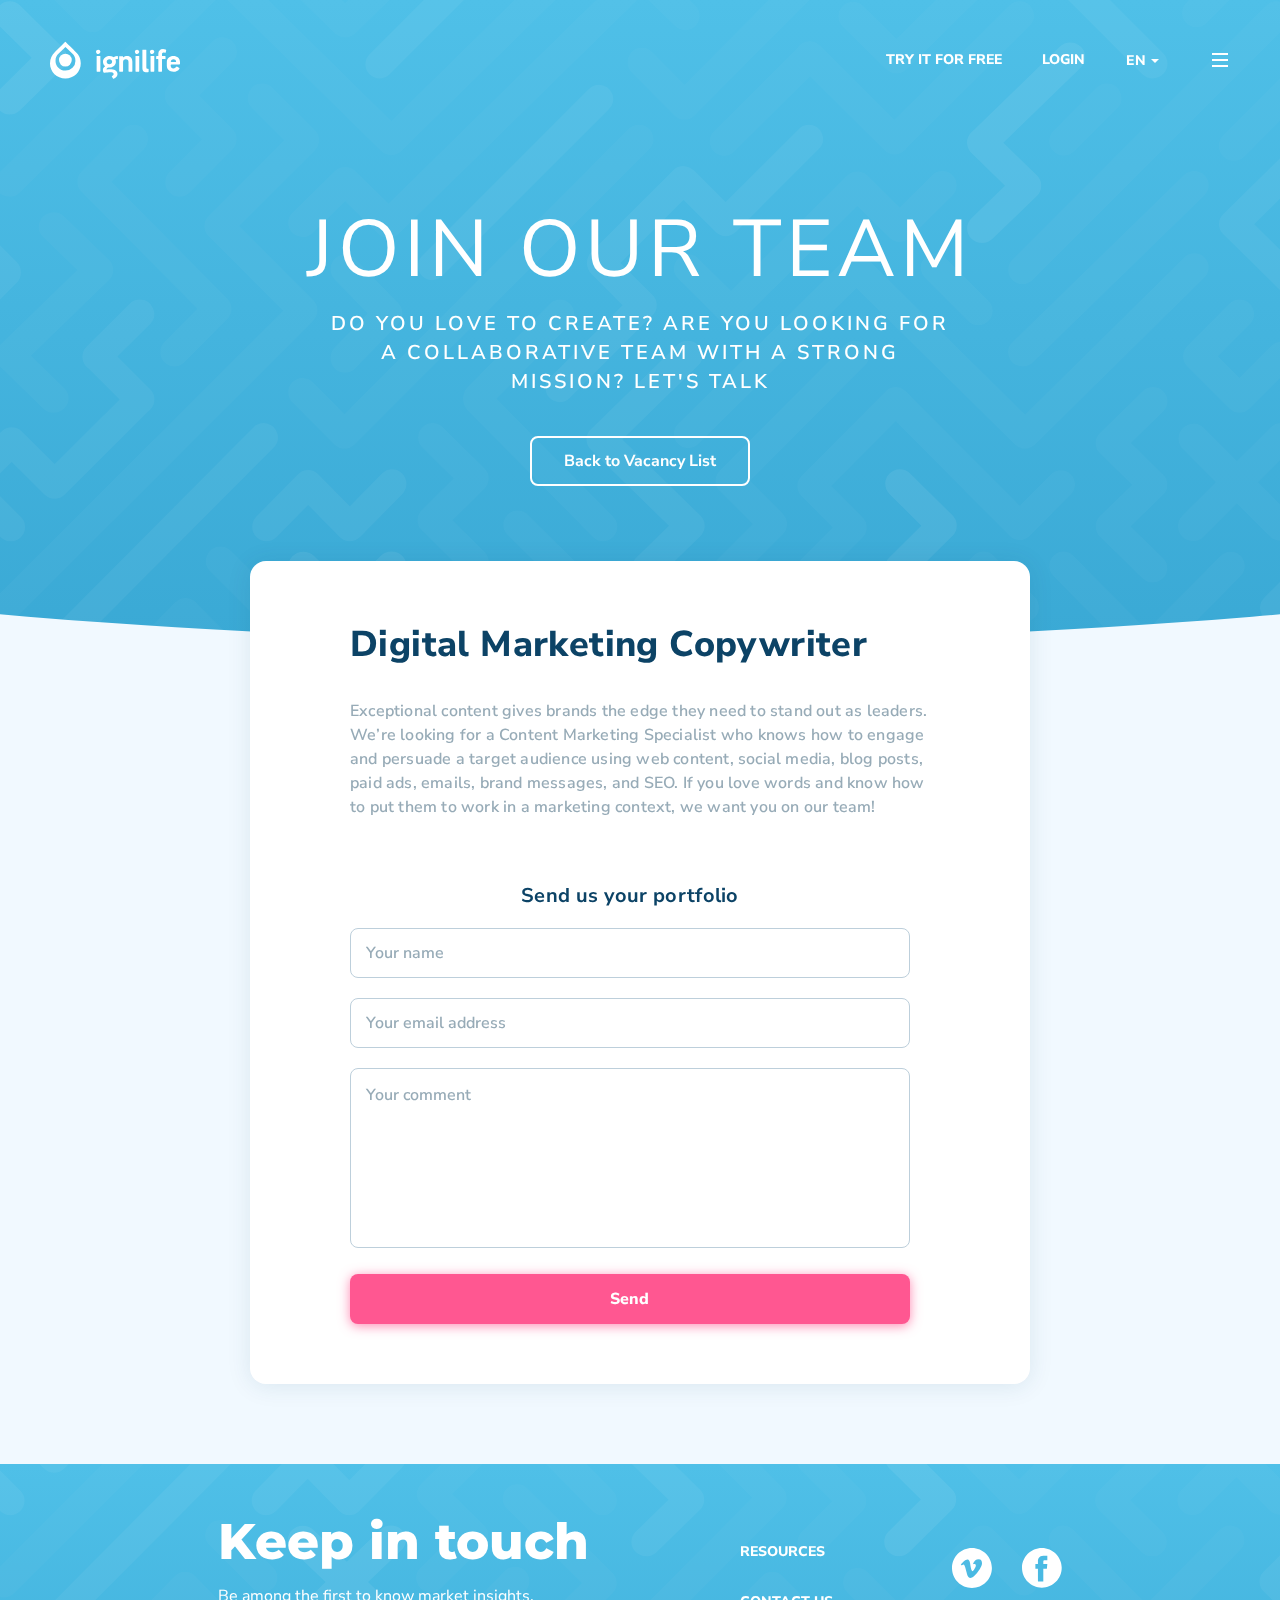
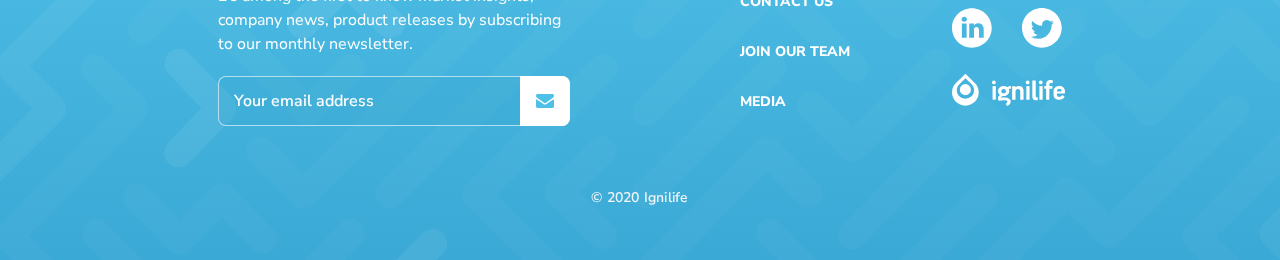
<file: vacancy-2.html>
<!doctype html>
<html lang="en">

<head>
    <meta charset="utf-8">
    <meta name="viewport" content="width=device-width, initial-scale=1, shrink-to-fit=no">
    <meta name="robots" content="none" />
    <link href="https://fonts.googleapis.com/css?family=Montserrat:700,800" rel="stylesheet">
    <link href="https://fonts.googleapis.com/css?family=Nunito+Sans:400,600,700,800" rel="stylesheet">
    <link rel="stylesheet" href="css/third-party/bootstrap.min.css">
    <link rel="stylesheet" href="css/third-party/bootstrap-theme.min.css">
    <link rel="stylesheet" href="css/joinOurTeamOpened.css">
    <link rel="shortcut icon" href="favicon.ico?v3" type="image/x-icon">
    <title>Join our team</title>
</head>

<body>
    <div class="container-fluid">
        <div class="row section header-with-bg">
            <div class="background-main-pattern rounded-bottom">
                <div class="background-pattern parallax"></div>
            </div>
            <div class="col-xs-12 col-lg-12">
                <div class="row header">
                    <div class="col-xs-12 hidden-lg">
                        <div class="header-wrapper header-mobile">
                            <div class="row vertical-align">
                                <div class="col-xs-4 pull-start"></div>
                                <div class="col-xs-4">
                                    <a class="icon-link" href="/">
                                        <svg xmlns="http://www.w3.org/2000/svg" id="imagesIconsLogoIcon" width="24"
                                            height="29" viewBox="0 0 24 29" class="chat-icon center-block">
                                            <g fill="#FFF" fill-rule="nonzero" transform="translate(0 .574)">
                                                <circle cx="11.827" cy="14.135" r="4.904" />
                                                <path
                                                    d="M20.172 8.182C18.127 6.099 11.803-.025 11.829 0c.026-.025-6.528 6.433-8.342 8.184C1.673 9.936 0 12.658 0 16.7c0 6.39 5.295 11.57 11.827 11.57s11.827-5.18 11.827-11.57c0-4.053-1.442-6.445-3.484-8.516l.002-.002zm-8.28 14.009c-4.216.01-7.643-3.325-7.655-7.45 0-2.607.908-4.177 2.259-5.489l5.4-5.17 5.41 5.17c1.35 1.314 2.257 2.882 2.257 5.49a7.39 7.39 0 0 1-2.256 5.28 7.725 7.725 0 0 1-5.414 2.169z" />
                                            </g>
                                        </svg>
                                    </a>
                                </div>
                                <div class="col-xs-4 pull-end">
                                    <a class="icon-link" data-toggle="modal" data-target="#menuModal">
                                        <div class="menu-button">
                                            <div></div>
                                            <div></div>
                                            <div></div>
                                        </div>
                                    </a>
                                </div>
                            </div>
                        </div>
                    </div>
                    <div class="col-lg-12 visible-lg-block ">
                        <div class="header-wrapper header-desktop">
                            <div class="row vertical-align">
                                <div class="col-lg-2 pull-start">
                                    <a class="icon-link" href="/">
                                        <svg xmlns="http://www.w3.org/2000/svg" id="imagesIconsLogoText" width="130"
                                            height="39" viewBox="0 0 130 39" class="center-block">
                                            <g fill="#FFF" fill-rule="nonzero">
                                                <g transform="translate(0 .746)">
                                                    <circle cx="15.375" cy="18.375" r="6.375" />
                                                    <path
                                                        d="M26.223 10.636C23.566 7.93 15.344-.033 15.378 0c.034-.033-8.487 8.363-10.845 10.64C2.175 12.915 0 16.455 0 21.71c0 8.306 6.884 15.04 15.375 15.04S30.75 30.016 30.75 21.71c0-5.27-1.875-8.378-4.53-11.07l.003-.004zM15.461 28.848c-5.482.014-9.937-4.322-9.953-9.685 0-3.39 1.18-5.43 2.936-7.135l7.02-6.72 7.034 6.72c1.756 1.708 2.933 3.746 2.933 7.135a9.607 9.607 0 0 1-2.932 6.865 10.043 10.043 0 0 1-7.038 2.82z" />
                                                </g>
                                                <path
                                                    d="M48.178 8.631a2.096 2.096 0 0 0-1.53.625c-.41.411-.642.975-.648 1.566.008.599.245 1.17.66 1.586.414.417.972.645 1.55.635 1.182-.017 2.142-.996 2.178-2.22a2.279 2.279 0 0 0-.667-1.57 2.121 2.121 0 0 0-1.543-.622zM49.833 14.937H47.15a.476.476 0 0 0-.393.155.505.505 0 0 0-.125.413v14.654c-.012.15.043.3.151.403a.474.474 0 0 0 .402.129h2.682c.347 0 .518-.141.518-.568V15.51a.532.532 0 0 0-.145-.42.502.502 0 0 0-.407-.153zM67.35 14.965a5.45 5.45 0 0 0-3.353 1.147.527.527 0 0 1-.63 0 7.385 7.385 0 0 0-4.049-1.177c-3.315 0-6.353 2.496-6.353 5.751 0 1.906.814 3.465 1.92 4.367.245.207.14.38-.07.52-1.15.727-1.92 2.154-1.92 3.23 0 1.215.209 1.942.697 2.599.209.27.453.485 1.118.38 1.711-.243 4.085-.555 5.585-.555 1.397 0 3.42.347 3.42 1.766 0 .832-.944 1.616-1.432 1.906-.488.291-.594.59-.35.902l1.085 1.616c.244.347.697.207 1.15.035 1.78-.808 3.35-2.738 3.35-4.577 0-3.57-3.63-4.747-7.297-4.747-1.16.019-2.315.135-3.455.347-.139.035-.272-.035-.21-.269.272-.832.98-1.664 1.921-1.699h.838c3.665 0 6.597-2.496 6.597-5.824a5.043 5.043 0 0 0-.453-2.078.286.286 0 0 1 .01-.273.29.29 0 0 1 .234-.142 7.378 7.378 0 0 1 1.712-.07c.453.035.523-.105.523-.45v-2.113c.003-.385-.135-.592-.588-.592zm-8.03 8.387c-1.627 0-2.617-1.177-2.617-2.496 0-1.32 1.085-2.563 2.791-2.563a2.552 2.552 0 0 1 1.862.725c.494.484.767 1.148.756 1.838.003 1.351-.977 2.493-2.791 2.493v.003zM77.029 14.935c-1.235 0-2.825.525-3.605 1.26-.175.21-.354.244-.387 0a2.427 2.427 0 0 1-.036-.525c0-.384-.14-.526-.494-.526h-2.745a.508.508 0 0 0-.422.143.498.498 0 0 0-.144.418v14.46a.487.487 0 0 0 .155.399c.11.102.261.149.41.127h2.716a.533.533 0 0 0 .436-.138.523.523 0 0 0 .165-.423v-9.21c0-1.54 1.06-2.658 2.685-2.658 1.944 0 2.746 1.119 2.746 2.697v9.207a.487.487 0 0 0 .154.398c.11.102.262.149.411.127h2.746a.497.497 0 0 0 .402-.153c.103-.11.15-.26.128-.408v-9.25c.01-3.496-1.612-5.945-5.321-5.945zM88.695 14.937h-2.683a.476.476 0 0 0-.392.155.505.505 0 0 0-.125.413v14.654c-.013.15.043.3.15.403a.474.474 0 0 0 .402.129h2.683c.346 0 .518-.141.518-.568V15.51a.532.532 0 0 0-.145-.42.502.502 0 0 0-.408-.153zM87.04 8.631a2.094 2.094 0 0 0-1.53.625 2.253 2.253 0 0 0-.648 1.566c.008.6.246 1.17.66 1.587a2.13 2.13 0 0 0 1.551.634c1.182-.017 2.142-.996 2.177-2.221-.027-1.238-1.017-2.219-2.21-2.191zM98.17 27.818h-.397c-1.152 0-1.44-.421-1.44-1.762V9.09a.43.43 0 0 0-.142-.344.451.451 0 0 0-.362-.113h-2.974a.453.453 0 0 0-.351.14.432.432 0 0 0-.116.353v17.375c0 3.31 1.119 4.824 4.392 4.824.409.005.817-.019 1.223-.071.397-.036.649-.14.649-.635V28.43c.008-.227-.065-.613-.482-.613zM103.74 14.937h-2.684a.476.476 0 0 0-.393.155.505.505 0 0 0-.125.413v14.654c-.012.15.043.3.151.403a.475.475 0 0 0 .402.129h2.684c.347 0 .516-.141.516-.568V15.51a.53.53 0 0 0-.143-.42.5.5 0 0 0-.408-.154zM102.084 8.631a2.096 2.096 0 0 0-1.53.625c-.41.411-.643.975-.648 1.566.007.599.244 1.17.659 1.587a2.13 2.13 0 0 0 1.55.634c1.184-.015 2.145-.995 2.179-2.221a2.279 2.279 0 0 0-.667-1.57 2.121 2.121 0 0 0-1.543-.621zM115.54 8.39a8.122 8.122 0 0 0-2.568-.39c-2.977 0-4.633 2.152-4.633 4.66v1.975c0 .246-.102.386-.405.386h-1.216a.476.476 0 0 0-.387.135.521.521 0 0 0-.155.394v2.044a.495.495 0 0 0 .133.39.451.451 0 0 0 .375.14h1.216c.305 0 .405.246.405.528v11.51a.505.505 0 0 0 .148.4.46.46 0 0 0 .393.129h2.604a.46.46 0 0 0 .394-.128.505.505 0 0 0 .148-.401V18.617c0-.25.068-.494.473-.494h2.567a.449.449 0 0 0 .374-.138.492.492 0 0 0 .13-.39V15.55a.521.521 0 0 0-.153-.394.476.476 0 0 0-.388-.135h-2.59c-.305 0-.405-.107-.405-.353v-1.483c0-1.022.507-1.729 1.487-1.729.444.019.885.09 1.314.211.61.178.88.071.983-.422l.404-2.009c.098-.6-.31-.74-.649-.846zM123.411 14.935c-3.871 0-6.581 2.444-6.581 6.022v3.888c0 3.511 2.638 5.851 6.65 5.851 2.428 0 4.714-.93 5.947-3.062.21-.412-.036-.652-.457-.93l-1.725-1.07c-.421-.267-.599-.104-.845.171-.67.802-1.583 1.618-2.991 1.618-1.62 0-2.71-1.238-2.71-2.72v-.51c0-.31.21-.586.703-.586h7.604a.992.992 0 0 0 .723-.305.947.947 0 0 0 .261-.727v-1.618c0-3.714-2.78-6.022-6.579-6.022zm2.215 6.15h-4.257c-.46 0-.599-.17-.599-.481.14-1.308 1.127-2.407 2.674-2.407 1.367 0 2.5.861 2.674 2.236.036.353-.104.66-.492.66v-.008z" />
                                            </g>
                                        </svg>
                                    </a>
                                </div>
                                <div class="col-lg-4 col-lg-offset-6 header-links-wrapper">
                                    <a class="header-link try-it link" href="/#tryItForFree">try it for free</a>
                                    <a class="header-link login link" href="404.html"
                                        rel="noopener noreferrer">login</a>
                                    <div id="languageDropdown" class="dropdown">
                                        <button class="btn btn-default dropdown-toggle" type="button"
                                            id="dropdownMenuHeader" data-toggle="dropdown" aria-haspopup="true"
                                            aria-expanded="true">En<span class="caret"></span>
                                        </button>
                                        <ul class="dropdown-menu" id="dropdownLanguageOpenedMenu"
                                            aria-labelledby="dropdownMenuHeader">
                                            <li><a href="#">de</a></li>
                                            <li><a href="#">Fr</a></li>
                                        </ul>
                                    </div>
                                    <a class="icon-link" data-toggle="modal" data-target="#menuModal">
                                        <div class="menu-button">
                                            <div></div>
                                            <div></div>
                                            <div></div>
                                        </div>
                                    </a>
                                </div>
                            </div>
                        </div>
                    </div>
                </div>
            </div>
            <div class="row title">
                <div class="col-xs-10 col-xs-offset-1 col-lg-8 col-lg-offset-2">
                    <p class="text-center">JOIN OUR TEAM</p>
                </div>
                <div class="col-xs-10 col-xs-offset-1 col-lg-6 col-lg-offset-3">
                    <p class="text-center">
                        Do you love to create? Are you looking for a collaborative team with a strong mission? Let's
                        talk
                    </p>
                    <a class="icon-link" href="join-our-team.html">
                        <button class="btn stroke white btn-block">Back to Vacancy List</button>
                    </a>
                </div>
            </div>
        </div>
        <div class="row section body">
            <div class="col-lg-10 col-lg-offset-1 col-xs-12">
                <div class="vacancy">
                    <div class="title">Digital Marketing Copywriter</div>
                    <div class="text">
                        <p>
                            Exceptional content gives brands the edge they need to stand out as leaders. We’re looking
                            for a
                            Content Marketing Specialist who knows how to engage and persuade a target audience using
                            web
                            content, social media, blog posts, paid ads, emails, brand messages, and SEO. If you love
                            words
                            and know how to put them to work in a marketing context, we want you on our team!
                        </p>
                    </div>
                    <div class="form-wrapper submit-block">
                        <div class="hbspt-form">
                            <form novalidate="" class="hs-form">
                                <div class="hs-richtext">
                                    Send us your portfolio
                                </div>
                                <div class="hs-form-field">
                                    <input type="text" name="name" placeholder="Your name" autocomplete="off" />
                                </div>
                                <div class="hs-form-field">
                                    <input type="email" name="email" placeholder="Your email address"
                                        autocomplete="off" />
                                </div>
                                <div class="hs-form-field hs-fieldtype-textarea">
                                    <textarea placeholder="Your comment"></textarea>
                                </div>
                                <div class="hs_submit hs-submit">
                                    <div class="actions">
                                        <input type="submit" value="Send" class="hs-button primary large">
                                    </div>
                                </div>
                            </form>
                            <div class="submitted-message">
                                <p>Thanks for submiting the form!</p>
                            </div>
                        </div>
                    </div>
                </div>
            </div>
        </div>
        <div class="row section footer-wrapper">
            <div class="background-main-pattern">
                <div class="background-pattern parallax"></div>
            </div>
            <div class="col-lg-12 col-xs-12">
                <div class="row max-width-container">
                    <div class="col-lg-8 col-xs-12 col-lg-offset-2">
                        <div class="row footer">
                            <div class="col-xs-12 col-lg-5 ">
                                <p class="title">Keep in touch</p>
                                <p class="text">
                                    Be among the first to know market insights, company news, product releases by
                                    subscribing to our
                                    monthly newsletter.
                                </p>
                                <div class="email-footer-wrapper submit-inline white">
                                    <div class="hbspt-form">
                                        <form novalidate="" class="hs-form">
                                            <div class="hs-form-field">
                                                <input type="email" name="email" placeholder="Your email address"
                                                    autocomplete="off" />
                                            </div>
                                            <div class="hs_submit hs-submit">
                                                <div class="actions">
                                                    <input type="submit" value="Try it for free"
                                                        class="hs-button primary large">
                                                </div>
                                            </div>
                                        </form>
                                        <div class="submitted-message">
                                            <p>Thanks for submiting the form!</p>
                                        </div>
                                    </div>






                                </div>
                            </div>
                            <div class="col-lg-2 col-lg-offset-2 col-xs-12">
                                <div class="row links-wrapper">
                                    <div class="col-xs-6 col-lg-12"><a class="link" href="resources.html">Resources</a>
                                    </div>
                                    <div class="col-xs-6 col-lg-12"><a class="link" href="contacts.html">Contact us</a>
                                    </div>
                                    <div class="col-xs-6 col-lg-12"><a class="link" href="join-our-team.html">Join our
                                            Team</a></div>
                                    <div class="col-xs-6 col-lg-12"><a class="link" href="media.html">Media</a></div>
                                </div>
                            </div>
                            <div class="col-lg-2 col-lg-offset-1 col-xs-12">
                                <div class="row social-links-wrapper">
                                    <div class="col-xs-3 col-lg-6 link-wrapper">
                                        <a class="icon-link" target="_blank"><img
                                                src="images/socials-footer/vimeo-normal.svg" /></a>
                                    </div>
                                    <div class="col-xs-3 col-lg-6 link-wrapper">
                                        <a class="icon-link" target="_blank"><img
                                                src="images/socials-footer/fb-normal.svg" /></a>
                                    </div>
                                    <div class="col-xs-3 col-lg-6 link-wrapper">
                                        <a class="icon-link" target="_blank"><img
                                                src="images/socials-footer/linkedin-normal.svg" /></a>
                                    </div>
                                    <div class="col-xs-3 col-lg-6 link-wrapper">
                                        <a class="icon-link" target="_blank"><img
                                                src="images/socials-footer/twitter-normal.svg" /></a>
                                    </div>
                                    <div class="col-xs-12 col-lg-12 text-center logo-container">
                                        <a class="icon-link" href="/"><img width="113"
                                                src="images/icons/logo-text.svg" /></a>
                                    </div>
                                </div>
                            </div>
                        </div>
                        <div class="row">
                            <div class="col-lg-12 col-xs-12">
                                <p class="copyright">&copy; 2020 Ignilife</p>
                            </div>
                        </div>
                    </div>
                </div>
            </div>
        </div>
    </div>
    <div class="modal fade" id="menuModal" tabindex="-1" role="dialog" aria-labelledby="myModalLabel">
        <div class="modal-dialog" role="document">
            <div class="modal-content">

                <div class="modal-header">
                    <div class="header-main-wrapper hidden-lg">
                        <div class="header-wrapper">
                            <div class="text-left"></div>
                            <div class="text-center">
                                <svg xmlns="http://www.w3.org/2000/svg" id="imagesIconsLogoIcon" width="24" height="29"
                                    viewBox="0 0 24 29" class="blue center-block">
                                    <g fill="#FFF" fill-rule="nonzero" transform="translate(0 .574)">
                                        <circle cx="11.827" cy="14.135" r="4.904" />
                                        <path
                                            d="M20.172 8.182C18.127 6.099 11.803-.025 11.829 0c.026-.025-6.528 6.433-8.342 8.184C1.673 9.936 0 12.658 0 16.7c0 6.39 5.295 11.57 11.827 11.57s11.827-5.18 11.827-11.57c0-4.053-1.442-6.445-3.484-8.516l.002-.002zm-8.28 14.009c-4.216.01-7.643-3.325-7.655-7.45 0-2.607.908-4.177 2.259-5.489l5.4-5.17 5.41 5.17c1.35 1.314 2.257 2.882 2.257 5.49a7.39 7.39 0 0 1-2.256 5.28 7.725 7.725 0 0 1-5.414 2.169z" />
                                    </g>
                                </svg>
                            </div>
                            <div class="text-right">
                                <button type="button" class="close icon-link" data-dismiss="modal" aria-label="Close">
                                    <svg xmlns="http://www.w3.org/2000/svg" id="imagesIconsClose" width="18" height="18"
                                        viewBox="0 0 18 18" class="blue center-block">
                                        <path fill="#FFF" fill-rule="evenodd"
                                            d="M9 7.205l5.983-5.983a1.27 1.27 0 1 1 1.795 1.795L10.795 9l5.983 5.983a1.27 1.27 0 0 1-1.795 1.795L9 10.795l-5.983 5.983a1.27 1.27 0 0 1-1.795-1.795L7.205 9 1.222 3.017a1.27 1.27 0 1 1 1.795-1.795L9 7.205z" />
                                    </svg>
                                </button>
                            </div>
                        </div>
                    </div>
                    <div class="header-main-wrapper visible-lg-block">
                        <div class="header-wrapper">
                            <div class="text-left">
                                <svg xmlns="http://www.w3.org/2000/svg" id="imagesIconsLogoText" width="130" height="39"
                                    viewBox="0 0 130 39" class="blue center-block">
                                    <g fill="#FFF" fill-rule="nonzero">
                                        <g transform="translate(0 .746)">
                                            <circle cx="15.375" cy="18.375" r="6.375" />
                                            <path
                                                d="M26.223 10.636C23.566 7.93 15.344-.033 15.378 0c.034-.033-8.487 8.363-10.845 10.64C2.175 12.915 0 16.455 0 21.71c0 8.306 6.884 15.04 15.375 15.04S30.75 30.016 30.75 21.71c0-5.27-1.875-8.378-4.53-11.07l.003-.004zM15.461 28.848c-5.482.014-9.937-4.322-9.953-9.685 0-3.39 1.18-5.43 2.936-7.135l7.02-6.72 7.034 6.72c1.756 1.708 2.933 3.746 2.933 7.135a9.607 9.607 0 0 1-2.932 6.865 10.043 10.043 0 0 1-7.038 2.82z" />
                                        </g>
                                        <path
                                            d="M48.178 8.631a2.096 2.096 0 0 0-1.53.625c-.41.411-.642.975-.648 1.566.008.599.245 1.17.66 1.586.414.417.972.645 1.55.635 1.182-.017 2.142-.996 2.178-2.22a2.279 2.279 0 0 0-.667-1.57 2.121 2.121 0 0 0-1.543-.622zM49.833 14.937H47.15a.476.476 0 0 0-.393.155.505.505 0 0 0-.125.413v14.654c-.012.15.043.3.151.403a.474.474 0 0 0 .402.129h2.682c.347 0 .518-.141.518-.568V15.51a.532.532 0 0 0-.145-.42.502.502 0 0 0-.407-.153zM67.35 14.965a5.45 5.45 0 0 0-3.353 1.147.527.527 0 0 1-.63 0 7.385 7.385 0 0 0-4.049-1.177c-3.315 0-6.353 2.496-6.353 5.751 0 1.906.814 3.465 1.92 4.367.245.207.14.38-.07.52-1.15.727-1.92 2.154-1.92 3.23 0 1.215.209 1.942.697 2.599.209.27.453.485 1.118.38 1.711-.243 4.085-.555 5.585-.555 1.397 0 3.42.347 3.42 1.766 0 .832-.944 1.616-1.432 1.906-.488.291-.594.59-.35.902l1.085 1.616c.244.347.697.207 1.15.035 1.78-.808 3.35-2.738 3.35-4.577 0-3.57-3.63-4.747-7.297-4.747-1.16.019-2.315.135-3.455.347-.139.035-.272-.035-.21-.269.272-.832.98-1.664 1.921-1.699h.838c3.665 0 6.597-2.496 6.597-5.824a5.043 5.043 0 0 0-.453-2.078.286.286 0 0 1 .01-.273.29.29 0 0 1 .234-.142 7.378 7.378 0 0 1 1.712-.07c.453.035.523-.105.523-.45v-2.113c.003-.385-.135-.592-.588-.592zm-8.03 8.387c-1.627 0-2.617-1.177-2.617-2.496 0-1.32 1.085-2.563 2.791-2.563a2.552 2.552 0 0 1 1.862.725c.494.484.767 1.148.756 1.838.003 1.351-.977 2.493-2.791 2.493v.003zM77.029 14.935c-1.235 0-2.825.525-3.605 1.26-.175.21-.354.244-.387 0a2.427 2.427 0 0 1-.036-.525c0-.384-.14-.526-.494-.526h-2.745a.508.508 0 0 0-.422.143.498.498 0 0 0-.144.418v14.46a.487.487 0 0 0 .155.399c.11.102.261.149.41.127h2.716a.533.533 0 0 0 .436-.138.523.523 0 0 0 .165-.423v-9.21c0-1.54 1.06-2.658 2.685-2.658 1.944 0 2.746 1.119 2.746 2.697v9.207a.487.487 0 0 0 .154.398c.11.102.262.149.411.127h2.746a.497.497 0 0 0 .402-.153c.103-.11.15-.26.128-.408v-9.25c.01-3.496-1.612-5.945-5.321-5.945zM88.695 14.937h-2.683a.476.476 0 0 0-.392.155.505.505 0 0 0-.125.413v14.654c-.013.15.043.3.15.403a.474.474 0 0 0 .402.129h2.683c.346 0 .518-.141.518-.568V15.51a.532.532 0 0 0-.145-.42.502.502 0 0 0-.408-.153zM87.04 8.631a2.094 2.094 0 0 0-1.53.625 2.253 2.253 0 0 0-.648 1.566c.008.6.246 1.17.66 1.587a2.13 2.13 0 0 0 1.551.634c1.182-.017 2.142-.996 2.177-2.221-.027-1.238-1.017-2.219-2.21-2.191zM98.17 27.818h-.397c-1.152 0-1.44-.421-1.44-1.762V9.09a.43.43 0 0 0-.142-.344.451.451 0 0 0-.362-.113h-2.974a.453.453 0 0 0-.351.14.432.432 0 0 0-.116.353v17.375c0 3.31 1.119 4.824 4.392 4.824.409.005.817-.019 1.223-.071.397-.036.649-.14.649-.635V28.43c.008-.227-.065-.613-.482-.613zM103.74 14.937h-2.684a.476.476 0 0 0-.393.155.505.505 0 0 0-.125.413v14.654c-.012.15.043.3.151.403a.475.475 0 0 0 .402.129h2.684c.347 0 .516-.141.516-.568V15.51a.53.53 0 0 0-.143-.42.5.5 0 0 0-.408-.154zM102.084 8.631a2.096 2.096 0 0 0-1.53.625c-.41.411-.643.975-.648 1.566.007.599.244 1.17.659 1.587a2.13 2.13 0 0 0 1.55.634c1.184-.015 2.145-.995 2.179-2.221a2.279 2.279 0 0 0-.667-1.57 2.121 2.121 0 0 0-1.543-.621zM115.54 8.39a8.122 8.122 0 0 0-2.568-.39c-2.977 0-4.633 2.152-4.633 4.66v1.975c0 .246-.102.386-.405.386h-1.216a.476.476 0 0 0-.387.135.521.521 0 0 0-.155.394v2.044a.495.495 0 0 0 .133.39.451.451 0 0 0 .375.14h1.216c.305 0 .405.246.405.528v11.51a.505.505 0 0 0 .148.4.46.46 0 0 0 .393.129h2.604a.46.46 0 0 0 .394-.128.505.505 0 0 0 .148-.401V18.617c0-.25.068-.494.473-.494h2.567a.449.449 0 0 0 .374-.138.492.492 0 0 0 .13-.39V15.55a.521.521 0 0 0-.153-.394.476.476 0 0 0-.388-.135h-2.59c-.305 0-.405-.107-.405-.353v-1.483c0-1.022.507-1.729 1.487-1.729.444.019.885.09 1.314.211.61.178.88.071.983-.422l.404-2.009c.098-.6-.31-.74-.649-.846zM123.411 14.935c-3.871 0-6.581 2.444-6.581 6.022v3.888c0 3.511 2.638 5.851 6.65 5.851 2.428 0 4.714-.93 5.947-3.062.21-.412-.036-.652-.457-.93l-1.725-1.07c-.421-.267-.599-.104-.845.171-.67.802-1.583 1.618-2.991 1.618-1.62 0-2.71-1.238-2.71-2.72v-.51c0-.31.21-.586.703-.586h7.604a.992.992 0 0 0 .723-.305.947.947 0 0 0 .261-.727v-1.618c0-3.714-2.78-6.022-6.579-6.022zm2.215 6.15h-4.257c-.46 0-.599-.17-.599-.481.14-1.308 1.127-2.407 2.674-2.407 1.367 0 2.5.861 2.674 2.236.036.353-.104.66-.492.66v-.008z" />
                                    </g>
                                </svg>
                            </div>
                            <div class="text-right">
                                <button type="button" class="close icon-link" data-dismiss="modal" aria-label="Close">
                                    <svg xmlns="http://www.w3.org/2000/svg" id="imagesIconsClose" width="18" height="18"
                                        viewBox="0 0 18 18" class="white center-block">
                                        <path fill="#FFF" fill-rule="evenodd"
                                            d="M9 7.205l5.983-5.983a1.27 1.27 0 1 1 1.795 1.795L10.795 9l5.983 5.983a1.27 1.27 0 0 1-1.795 1.795L9 10.795l-5.983 5.983a1.27 1.27 0 0 1-1.795-1.795L7.205 9 1.222 3.017a1.27 1.27 0 1 1 1.795-1.795L9 7.205z" />
                                    </svg>
                                </button>
                            </div>
                        </div>
                    </div>
                </div>

                <div class="modal-body">
                    <div class=" controls hidden-lg">
                        <a href="404.html" class="login-link" rel="noopener noreferrer">
                            <button type="button" class="btn login stroke btn-block">Login</button>
                        </a>
                        <div id="languageDropdown" class="dropdown menu">
                            <button class="btn stroke btn-block dropdown-toggle" type="button" id="dropdownMenu"
                                data-toggle="dropdown" aria-haspopup="true"
                                aria-expanded="true">En<span class="caret"></span>
                            </button>
                            <ul class="dropdown-menu full-width" id="dropdownLanguageOpenedMenu"
                                aria-labelledby="dropdownMenu">
                                <li><a href="#">de</a></li>
                                <li><a href="#">fr</a></li>
                            </ul>
                        </div>
                    </div>
                    <ul class="list-group">
                        <li class="list-group-item"><a href="/">HOME</a></li>
                        <li class="list-group-item"><a href="request-demo.html">REQUEST DEMO</a></li>
                        <li class="list-group-item"><a href="pricing.html">PRICING</a></li>
                        <li class="list-group-item"><a href="about-us.html">ABOUT</a></li>
                        <li class="list-group-item"><a href="our-blog.html">BLOG</a></li>
                        <li class="list-group-item hidden-lg"><a href="contacts.html">CONTACT US</a></li>
                        <li class="list-group-item hidden-lg"><a href="join-our-team.html">JOIN OUR TEAM</a></li>
                        <li class="list-group-item hidden-lg"><a href="media.html">MEDIA</a></li>
                    </ul>
                </div>
                <div class="modal-footer">
                    <div class="footer mobile hidden-lg">
                        <a href="/#tryItForFree" class="try-it" onclick="$('#menuModal').modal('hide')">
                            <button type="button" class="btn pink btn-block">Try it for free</button>
                        </a>
                    </div>
                    <div class="footer desktop visible-lg-block">
                        <div class="links-wrapper">
                            <a class="link" href="contacts.html">Contact us</a>
                            <a class="link" href="resources.html">Resources</a>
                            <a class="link" href="join-our-team.html">Join our Team</a>
                            <a class="link" href="media.html">Media</a>
                        </div>
                    </div>
                </div>
            </div>
        </div>
    </div>
    <script src="js/third-party/jquery-2.2.4.min.js"></script>
    <script src="js/third-party/bootstrap.min.js"></script>
    <script src="js/joinOurTeamOpened.js"></script>
</body>

</html>
</file>
<file: css/aboutUs.css>
a.link:active,a.link:focus,a.link:hover{text-decoration:none}.container-fluid,.section,body,html{min-width:320px;font-family:'Nunito Sans',sans-serif;background-color:#f1f9ff}body{overflow-y:scroll;-webkit-overflow-scrolling:touch}body,html{min-height:100%;height:100%;background-color:#fff}p{max-width:100%}.object-fit{position:relative;background-size:cover;background-position:center center}.object-fit>img{opacity:0}body div#hs-eu-cookie-confirmation{position:absolute!important;min-width:320px!important}body div#hs-eu-cookie-confirmation div#hs-eu-cookie-confirmation-inner{padding:25px 20px!important;position:relative!important}body div#hs-eu-cookie-confirmation div#hs-eu-cookie-confirmation-inner *,body div#hs-eu-cookie-confirmation div#hs-eu-cookie-confirmation-inner p{font-family:'Nunito Sans',sans-serif!important;font-size:16px!important;text-align:left!important;font-weight:400!important;font-style:normal!important;font-stretch:normal!important;line-height:1.5!important;letter-spacing:.2px!important;color:#a0a0a0!important}body div#hs-eu-cookie-confirmation div#hs-eu-cookie-confirmation-inner div#hs-en-cookie-confirmation-buttons-area{width:100%!important;display:-webkit-box!important;display:-webkit-flex!important;display:flex!important;-webkit-box-orient:vertical!important;-webkit-box-direction:normal!important;-webkit-flex-direction:column!important;flex-direction:column!important;-webkit-box-pack:center!important;-webkit-justify-content:center!important;justify-content:center!important;-webkit-box-align:center!important;-webkit-align-items:center!important;align-items:center!important}body div#hs-eu-cookie-confirmation div#hs-eu-cookie-confirmation-inner div#hs-en-cookie-confirmation-buttons-area a#hs-eu-confirmation-button,body div#hs-eu-cookie-confirmation div#hs-eu-cookie-confirmation-inner div#hs-en-cookie-confirmation-buttons-area a#hs-eu-decline-button{width:280px!important;height:50px!important;display:-webkit-inline-box!important;display:-webkit-inline-flex!important;display:inline-flex!important;-webkit-box-pack:center!important;-webkit-justify-content:center!important;justify-content:center!important;-webkit-box-align:center!important;-webkit-align-items:center!important;align-items:center!important;line-height:2.5!important;-webkit-border-radius:8px!important;border-radius:8px!important;font-family:'Nunito Sans',sans-serif!important;font-size:16px!important;font-weight:800!important;font-style:normal!important;font-stretch:normal!important;letter-spacing:normal!important}.container-fluid,.vertical-align{display:-webkit-box;display:-webkit-flex;-webkit-box-direction:normal}body div#hs-eu-cookie-confirmation div#hs-eu-cookie-confirmation-inner div#hs-en-cookie-confirmation-buttons-area a#hs-eu-confirmation-button{background-color:#4fc0e8!important;color:#fff!important;border:none!important;margin:20px 0!important}body div#hs-eu-cookie-confirmation div#hs-eu-cookie-confirmation-inner div#hs-en-cookie-confirmation-buttons-area a#hs-eu-confirmation-button:focus,body div#hs-eu-cookie-confirmation div#hs-eu-cookie-confirmation-inner div#hs-en-cookie-confirmation-buttons-area a#hs-eu-confirmation-button:hover{background-color:#6caf19!important;color:#fff!important}body div#hs-eu-cookie-confirmation div#hs-eu-cookie-confirmation-inner div#hs-en-cookie-confirmation-buttons-area a#hs-eu-confirmation-button:active:focus{background-color:#57950b!important;color:#fff!important}body div#hs-eu-cookie-confirmation div#hs-eu-cookie-confirmation-inner div#hs-en-cookie-confirmation-buttons-area a#hs-eu-decline-button{border:2px solid #4fc0e8!important;background-color:transparent!important;color:#4fc0e8!important}body div#hs-eu-cookie-confirmation div#hs-eu-cookie-confirmation-inner div#hs-en-cookie-confirmation-buttons-area a#hs-eu-decline-button:hover,body div#hs-eu-cookie-confirmation div#hs-eu-cookie-confirmation-inner div#hs-en-cookie-confirmation-buttons-area a#hs-eu-decline-button:hover:focus{border:2px solid #88dcf9!important;color:#4fc0e8!important}body div#hs-eu-cookie-confirmation div#hs-eu-cookie-confirmation-inner div#hs-en-cookie-confirmation-buttons-area a#hs-eu-decline-button:active,body div#hs-eu-cookie-confirmation div#hs-eu-cookie-confirmation-inner div#hs-en-cookie-confirmation-buttons-area a#hs-eu-decline-button:active:focus{border:2px solid #64cdf1!important;color:#4fc0e8!important;-webkit-box-shadow:none!important;box-shadow:none!important;outline:0!important}@media screen and (min-width:1280px){body div#hs-eu-cookie-confirmation{bottom:0!important;top:auto!important;position:fixed!important}body div#hs-eu-cookie-confirmation div#hs-eu-cookie-confirmation-inner{padding:40px 410px 40px 130px!important;max-width:1680px!important}body div#hs-eu-cookie-confirmation div#hs-eu-cookie-confirmation-inner div#hs-en-cookie-confirmation-buttons-area{width:180px!important;position:absolute!important;right:130px!important;top:10px!important;text-align:right!important}body div#hs-eu-cookie-confirmation div#hs-eu-cookie-confirmation-inner div#hs-en-cookie-confirmation-buttons-area a{margin-bottom:20px!important}body div#hs-eu-cookie-confirmation div#hs-eu-cookie-confirmation-inner div#hs-en-cookie-confirmation-buttons-area a#hs-eu-confirmation-button,body div#hs-eu-cookie-confirmation div#hs-eu-cookie-confirmation-inner div#hs-en-cookie-confirmation-buttons-area a#hs-eu-decline-button{width:100%!important}body div#hs-eu-cookie-confirmation div#hs-eu-cookie-confirmation-inner div#hs-en-cookie-confirmation-buttons-area a#hs-eu-confirmation-button{margin-right:0!important}}.container-fluid{display:flex;-webkit-box-orient:vertical;-webkit-flex-direction:column;flex-direction:column;-webkit-box-align:center;-webkit-align-items:center;align-items:center;min-height:100%;position:relative;max-width:2560px;padding:0}.container-fluid .section{width:100%;overflow:hidden}.section.body,.section.footer-wrapper{margin-top:auto}@media screen and (min-width:2560px){.container-fluid{margin:auto}}@media screen and (min-width:1680px){.body,.footer,.img-wrapper-main,.max-width-container,.section.max-width-limit{max-width:1680px}.footer,.img-wrapper-main,.max-width-container{margin-left:auto!important;margin-right:auto!important}}.col-centered{margin:0 auto;float:none}.vertical-align{display:flex;-webkit-box-orient:horizontal;-webkit-flex-direction:row;flex-direction:row}.vertical-align>[class*=" col-"],.vertical-align>[class^=col-]{display:-webkit-box;display:-webkit-flex;display:flex;-webkit-box-align:center;-webkit-align-items:center;align-items:center;-webkit-box-pack:center;-webkit-justify-content:center;justify-content:center}.vertical-align>[class*=" col-"].pull-end,.vertical-align>[class^=col-].pull-end{-webkit-box-pack:end;-webkit-justify-content:flex-end;justify-content:flex-end}.vertical-align>[class*=" col-"].pull-start,.vertical-align>[class^=col-].pull-start{-webkit-box-pack:start;-webkit-justify-content:flex-start;justify-content:flex-start}@media screen and (min-width:1280px){body{overflow-y:auto}.vertical-align-lg{display:-webkit-box;display:-webkit-flex;display:flex;-webkit-box-orient:horizontal;-webkit-box-direction:normal;-webkit-flex-direction:row;flex-direction:row}.vertical-align-lg>[class*=" col-"],.vertical-align-lg>[class^=col-]{display:-webkit-box;display:-webkit-flex;display:flex;-webkit-box-align:center;-webkit-align-items:center;align-items:center;-webkit-box-pack:center;-webkit-justify-content:center;justify-content:center}.vertical-align-lg>[class*=" col-"].pull-end,.vertical-align-lg>[class^=col-].pull-end{-webkit-box-pack:end;-webkit-justify-content:flex-end;justify-content:flex-end}.vertical-align-lg>[class*=" col-"].pull-start,.vertical-align-lg>[class^=col-].pull-start{-webkit-box-pack:start;-webkit-justify-content:flex-start;justify-content:flex-start}}.menu-button{width:40px;height:40px;margin-right:-10px;display:-webkit-box;display:-webkit-flex;display:flex;-webkit-box-orient:vertical;-webkit-box-direction:normal;-webkit-flex-direction:column;flex-direction:column;-webkit-box-pack:center;-webkit-justify-content:center;justify-content:center;-webkit-box-align:center;-webkit-align-items:center;align-items:center}.menu-button div{height:2px;width:16px;background-color:#4fc0e8}.menu-button div:nth-child(2){margin:4px 0}@media screen and (min-width:1280px){.menu-button{-webkit-border-radius:50%;border-radius:50%;background-color:#4fc0e8}.menu-button div{background-color:#fff}}.header-with-bg .menu-button{background-color:transparent}.header-with-bg .menu-button div{background-color:#fff}.background-shadow{position:absolute;top:50px;left:20px;right:20px;bottom:0;z-index:2;opacity:.3;-webkit-border-radius:3%;border-radius:3%;-webkit-box-shadow:0 0 42px 0 rgba(43,83,108,.6);box-shadow:0 0 42px 0 rgba(43,83,108,.6)}a{cursor:pointer}button,button:active,button:focus{outline:0}a.link{display:inline-block;position:relative}@media screen and (min-width:1280px){a.link:hover:after{content:'';display:inline-block;height:2px;position:absolute;bottom:0;left:0;right:0;background-color:#fff}}a.link:active{color:#4fc0e8}a.icon-link:hover,button.icon-link:hover{opacity:.7!important}a.request-demo{font-weight:700;color:inherit}a.request-demo:active{color:inherit}button.btn,input.form-control{height:50px;font-size:16px;-webkit-border-radius:8px;border-radius:8px}input.form-control{font-weight:400}button.btn{font-weight:700}button.btn.pink:focus,button.pink{background-color:#ff5791;color:#fff;-webkit-box-shadow:0 2px 12px 0 rgba(255,87,145,.7);box-shadow:0 2px 12px 0 rgba(255,87,145,.7);outline:0}button.pink:hover,button.pink:hover:focus{background-color:#f83d7e;color:#fff;-webkit-box-shadow:0 2px 12px 0 rgba(255,87,145,.8);box-shadow:0 2px 12px 0 rgba(255,87,145,.8)}button.pink:active,button.pink:active:focus{background-color:#fa387b;color:#fff;-webkit-box-shadow:0 0 4px 0 rgba(255,87,145,.7);box-shadow:0 0 4px 0 rgba(255,87,145,.7)}button.blue,button.btn.blue:focus{background-color:#4fc0e8;color:#fff;outline:0}button.blue:hover,button.blue:hover:focus{background-color:#6caf19;color:#fff}button.blue:active:focus{background-color:#57950b;color:#fff}button.btn.stroke:focus,button.stroke{background:0 0;color:#4fc0e8;border:2px solid #4fc0e8;outline:0;-webkit-box-shadow:none;box-shadow:none}button.stroke:hover,button.stroke:hover:focus{border:2px solid #88dcf9;color:#4fc0e8}button.btn.stroke:active,button.stroke:active:focus{border:2px solid #64cdf1;color:#4fc0e8;-webkit-box-shadow:none;box-shadow:none;outline:0}button.btn.stroke.white,button.btn.stroke.white:focus{background:0 0;color:#fff;border:2px solid #fff;outline:0;-webkit-box-shadow:none;box-shadow:none}button.btn.stroke.white:hover,button.btn.stroke.white:hover:focus{border:2px solid #88dcf9;-webkit-box-shadow:none;box-shadow:none;outline:0}button.btn.stroke.white:active,button.btn.stroke.white:active:focus{border:2px solid #64cdf1;color:#8be1ff;-webkit-box-shadow:none;box-shadow:none;outline:0}input.stroke.form-control{background:0 0;border:1px solid #bdcfdb}input[value=""].stroke.form-control{border:1px solid #bdcfdb}input.stroke.form-control:focus{border:1px solid #4fc0e8}form.submited input.stroke.form-control:invalid{border:1px solid #ff5791}form.submited input.blue.form-control:invalid{border:1px solid #ff5791;color:#fff;background-color:rgba(255,87,145,.2)}input.blue.form-control,input.blue.form-control[value=""]{border:1px solid rgba(255,255,255,.6);background-color:rgba(39,149,188,.1)}input.stroke.form-control::-webkit-input-placeholder{color:#97abb7;font-size:16px}input.stroke.form-control::-moz-placeholder{color:#97abb7;font-size:16px}input.stroke.form-control:-ms-input-placeholder{color:#97abb7;font-size:16px}input.stroke.form-control::-ms-input-placeholder{color:#97abb7;font-size:16px}input.stroke.form-control::placeholder{color:#97abb7;font-size:16px}input.stroke.form-control:-moz-placeholder{color:#97abb7;font-size:16px}input.blue.form-control{color:#fff}input.blue.form-control::-webkit-input-placeholder{color:#fff;font-size:16px}input.blue.form-control::-moz-placeholder{color:#fff;font-size:16px}input.blue.form-control:-ms-input-placeholder{color:#fff;font-size:16px}input.blue.form-control::-ms-input-placeholder{color:#fff;font-size:16px}input.blue.form-control::placeholder{color:#fff;font-size:16px}input.blue.form-control:-moz-placeholder{color:#fff;font-size:16px}input.blue.form-control:focus{background-color:rgba(39,149,188,.1);border:2px solid #fff}#imagesIconsChat.white path{stroke:#fff}#imagesIconsChat.blue path{stroke:#4FC0E8}#imagesIconsLogoIcon.white g{fill:#fff}#imagesIconsLogoIcon.blue g{fill:#4FC0E8}.imagesIconsLogoText.white g{fill:#fff}#imagesIconsLogoText.blue g{fill:#4FC0E8}#imagesIconsClose.white path{fill:#fff}#imagesIconsClose.blue path{fill:#4FC0E8}.background-main-pattern{background:-webkit-gradient(linear,left top,left bottom,from(#4FC0E8),to(#3AA9D5));background:linear-gradient(#4FC0E8,#3AA9D5);position:absolute;top:0;left:0;right:0;bottom:0;z-index:0;overflow:hidden}.background-main-pattern .background-pattern{content:'';display:block;position:absolute;top:-100%;left:0;right:0;bottom:-100%;z-index:0;opacity:.1;-webkit-transform:translate3d(0,0,0);transform:translate3d(0,0,0);background:url(../images/backgrounds/main-bg-pattern.svg) bottom}#languageDropdown.dropdown,#languageDropdown.dropdown .dropdown-toggle{z-index:2;background:0 0;color:#4fc0e8;outline:0;text-transform:uppercase}.background-main-pattern.rounded-bottom,.background-main-pattern.rounded-top{left:-150%;right:-150%}.background-main-pattern.rounded-bottom{clip-path:inset(0 0 0 0 round 0 0 100% 100%);-webkit-clip-path:inset(0 0 0 0 round 0 0 100% 100%)}.background-main-pattern.rounded-top{clip-path:inset(0 0 0 0 round 100% 100% 0 0);-webkit-clip-path:inset(0 0 0 0 round 100% 100% 0 0)}@media screen and (min-width:768px){.background-main-pattern.rounded-bottom,.background-main-pattern.rounded-top{left:-125%;right:-125%}}@media screen and (min-width:968px){.background-main-pattern.rounded-bottom,.background-main-pattern.rounded-top{left:-100%;right:-100%}}#languageDropdown.dropdown{-webkit-box-shadow:none;box-shadow:none;border:1px solid transparent}#languageDropdown.dropdown.menu{width:50%;max-width:240px;display:inline-block}#languageDropdown.dropdown.menu .dropdown-toggle:hover:after{display:none}#languageDropdown.dropdown .dropdown-toggle{display:-webkit-inline-box;display:-webkit-inline-flex;display:inline-flex;position:relative;-webkit-box-align:center;-webkit-align-items:center;align-items:center;border:none;padding:0;height:auto;-webkit-box-shadow:none;box-shadow:none;text-shadow:none;font-size:14px;font-weight:800;font-style:normal;font-stretch:normal;line-height:normal;letter-spacing:.4px}#languageDropdown.dropdown .dropdown-toggle .caret{margin-left:5px}#dropdownLanguageOpenedMenu{width:80px;min-width:80px;-webkit-transform:translateX(-50%);transform:translateX(-50%);-webkit-border-radius:8px;border-radius:8px;border:none;background-color:#fff;-webkit-box-shadow:0 2px 24px 0 rgba(12,67,102,.1);box-shadow:0 2px 24px 0 rgba(12,67,102,.1);z-index:99999;padding:0;overflow:hidden;text-transform:uppercase}#dropdownLanguageOpenedMenu.full-width{-webkit-transform:none;transform:none;margin-top:10px;-webkit-box-shadow:0 2px 24px 0 rgba(12,67,102,.1);box-shadow:0 2px 24px 0 rgba(12,67,102,.1)}#dropdownLanguageOpenedMenu li a{padding:5px 20px;font-size:16px;font-weight:700;font-style:normal;font-stretch:normal;line-height:2.5;letter-spacing:normal;color:#4fc0e8;text-align:center}#dropdownLanguageOpenedMenu li a:hover{background-color:#4fc0e8;background-image:none;color:#fff;-webkit-box-shadow:none;box-shadow:none;outline:0}@media screen and (min-width:1280px){.background-main-pattern.rounded-bottom,.background-main-pattern.rounded-top{left:-75%;right:-75%}.background-main-pattern.rounded-bottom{clip-path:inset(0 0 0 0 round 0 0 100% 100%);-webkit-clip-path:inset(0 0 0 0 round 0 0 100% 100%)}.background-main-pattern.rounded-top{clip-path:inset(0 0 0 0 round 100% 100% 0 0);-webkit-clip-path:inset(0 0 0 0 round 100% 100% 0 0)}#languageDropdown.dropdown .dropdown-toggle:hover:after{content:'';display:block;position:absolute;top:-5px;bottom:-5px;left:-10px;right:-10px;border:1px solid #4fc0e8;-webkit-border-radius:8px;border-radius:8px;z-index:-1}}.section .row.header{padding:15px 5px;min-height:60px;text-transform:uppercase;background-color:#fff}.section .row.header svg g,.section .row.header svg path{fill:#4fc0e8}.section .row.header #imagesIconsChat path{fill:#fff;stroke:#4fc0e8}.section .row.header .header-links-wrapper{display:-webkit-box;display:-webkit-flex;display:flex;-webkit-box-pack:end;-webkit-justify-content:flex-end;justify-content:flex-end;-webkit-box-align:center;-webkit-align-items:center;align-items:center}.section .row.header .header-links-wrapper .header-link{font-size:14px;font-weight:800;color:#4fc0e8;text-transform:uppercase}.section.header-with-bg .header .header-links-wrapper .header-link,.section.header-with-bg .header:not(.sticky) #languageDropdown.dropdown .dropdown-toggle{color:#fff}.section .row.header .header-links-wrapper>*{margin-left:40px}.section .row.header .header-links-wrapper>:first-child{margin-left:0}.section .row.header .header-links-wrapper .header-link:hover:after{background-color:#4fc0e8}.section .row.header.sticky .header-mobile{position:fixed;top:0;left:0;width:100%;height:60px;min-height:60px;padding:10px 20px;z-index:99;background-color:#fff;-webkit-box-shadow:0 2px 8px 0 rgba(151,168,181,.1);box-shadow:0 2px 8px 0 rgba(151,168,181,.1)}.section .row.header.sticky .header-mobile svg g,.section .row.header.sticky .header-mobile svg path{fill:#4fc0e8}.section .row.header.sticky .header-mobile #imagesIconsChat path{fill:none;stroke:#4fc0e8}.section .row.header.sticky .header-mobile .menu-button{-webkit-border-radius:50%;border-radius:50%;background-color:transparent}.section .row.header.sticky .header-mobile .menu-button div{background-color:#4fc0e8}.section.header-with-bg{position:relative}.section.header-with-bg .header{background-color:transparent}.section.header-with-bg .header svg g,.section.header-with-bg .header svg path{fill:#fff}.section.header-with-bg .header #imagesIconsChat path{fill:none;stroke:#fff}.section.header-with-bg .header #imagesIconsChat g{fill:none}.section.header-with-bg .header .header-links-wrapper .header-link>:last-child{margin-left:30px}.section.header-with-bg .header .header-links-wrapper .header-link:hover:after{background-color:#fff}.section.header-with-bg .header:not(.sticky) #languageDropdown.dropdown .dropdown-toggle:hover:after{border-color:#fff}@media screen and (min-width:1280px){.section .row.header{padding:40px 35px;min-height:120px;background-color:transparent}.section .row.header .header-link:focus,.section .row.header .header-link:hover{text-decoration:none}.section .row.header.sticky .header-desktop{position:fixed;top:0;left:0;width:100%;height:80px;min-height:80px;padding:20px 50px;z-index:99;background-color:#fff;-webkit-box-shadow:0 2px 8px 0 rgba(151,168,181,.1);box-shadow:0 2px 8px 0 rgba(151,168,181,.1)}.section .row.header.sticky .header-desktop svg g,.section .row.header.sticky .header-desktop svg path{fill:#4fc0e8}.section .row.header.sticky .header-desktop .header-links-wrapper{display:-webkit-box;display:-webkit-flex;display:flex;-webkit-box-pack:end;-webkit-justify-content:flex-end;justify-content:flex-end;-webkit-box-align:center;-webkit-align-items:center;align-items:center}.section .row.header.sticky .header-desktop .header-links-wrapper .header-link{font-size:14px;font-weight:800;color:#4fc0e8;text-transform:uppercase}.section .row.header.sticky .header-desktop .header-links-wrapper>*{margin-left:40px}.section .row.header.sticky .header-desktop .header-links-wrapper>:first-child{margin-left:0}.section .row.header.sticky .header-desktop .header-links-wrapper .dropdown button.dropdown-toggle{color:#4fc0e8!important}.section .row.header.sticky .header-desktop .header-links-wrapper .header-link:hover:after{background-color:#4fc0e8}.section .row.header.sticky .header-desktop .menu-button{-webkit-border-radius:50%;border-radius:50%;background-color:#4fc0e8}.section .row.header.sticky .header-desktop .menu-button div{background-color:#fff}}.section.footer-wrapper{position:relative}.section .row.footer{padding:45px 5px 0;color:#fff;text-align:center}.section .row.footer .title{font-size:36px;font-family:Montserrat,sans-serif;font-weight:800;line-height:1.94}.hbspt-form,.hbspt-form form .hs-form-field .hs-error-msgs.inputs-list>li label,.hbspt-form form .hs-richtext,.hbspt-form form .hs-submit .actions input.primary{font-family:'Nunito Sans',sans-serif}.section .row.footer .text{font-size:14px;line-height:1.43}.section .row.footer .input-group{margin:20px auto;max-width:480px}.section .row.footer .input-group input{background-color:rgba(7,56,86,.2);color:#fff;border:1px solid #fff;-webkit-box-shadow:none;box-shadow:none}.section .row.footer .email-footer-wrapper .hbspt-form form{height:50px;margin:20px auto;position:relative;max-width:480px;padding:0}.section .row.footer .email-footer-wrapper .hbspt-form form .hs-form-field input{width:100%;color:#fff;background-color:rgba(39,149,188,.1);border:1px solid rgba(255,255,255,.6)}.section .row.footer .email-footer-wrapper .hbspt-form form .hs-form-field input::-webkit-input-placeholder{color:#fff;font-size:16px}.section .row.footer .email-footer-wrapper .hbspt-form form .hs-form-field input::-moz-placeholder{color:#fff;font-size:16px}.section .row.footer .email-footer-wrapper .hbspt-form form .hs-form-field input:-ms-input-placeholder{color:#fff;font-size:16px}.section .row.footer .email-footer-wrapper .hbspt-form form .hs-form-field input::-ms-input-placeholder{color:#fff;font-size:16px}.section .row.footer .email-footer-wrapper .hbspt-form form .hs-form-field input::placeholder{color:#fff;font-size:16px}.section .row.footer .email-footer-wrapper .hbspt-form form .hs-form-field input:-moz-placeholder{color:#fff;font-size:16px}.section .row.footer .email-footer-wrapper .hbspt-form form .hs-form-field input[value=""]{background-color:rgba(39,149,188,.1);border:1px solid rgba(255,255,255,.6)}.section .row.footer .email-footer-wrapper .hbspt-form form .hs-form-field input:focus{background-color:rgba(39,149,188,.1);border:2px solid #fff}.section .row.footer .email-footer-wrapper .hbspt-form form .hs-form-field input.invalid:not(:focus){border:1px solid #ff5791;color:#fff;background-color:rgba(255,87,145,.2)}.section .row.footer .email-footer-wrapper .hbspt-form form .hs_submit{position:absolute;top:0;right:0;bottom:0;width:50px;-webkit-border-radius:0 8px 8px 0;border-radius:0 8px 8px 0;color:transparent;background-color:#fff}.section .row.footer .email-footer-wrapper .hbspt-form form .hs_submit .actions{height:50px;width:50px;margin:0;padding:0}.section .row.footer .email-footer-wrapper .hbspt-form form .hs_submit .actions input{position:absolute;top:0;right:0;bottom:0;left:0;color:transparent;margin:0;-webkit-box-shadow:none;box-shadow:none;outline:0;border:none;background-image:none;background-color:transparent}.section .row.footer .email-footer-wrapper .hbspt-form form .hs_submit .actions input:active{color:transparent;-webkit-box-shadow:none;box-shadow:none;outline:0;border:none;background-color:transparent;background-image:none}.section .row.footer .email-footer-wrapper .hbspt-form form .hs_submit .actions:before{content:'';width:18px;height:14px;position:absolute;top:50%;left:50%;-webkit-transform:translate(-50%,-50%);transform:translate(-50%,-50%);cursor:pointer;background:url(../images/icons/mail.svg) top no-repeat}.section .row.footer .email-footer-wrapper .hbspt-form form .hs_submit .actions:hover{opacity:.7}.section .row.footer .input-group-addon{background-color:#fff;border:1px solid #fff}.section .row.footer .links-wrapper{padding:20px 15px;text-transform:uppercase;font-size:14px;font-weight:800;max-width:480px;margin:auto}.section .row.footer .links-wrapper div{padding:15px 0;text-align:center}.section .row.footer .links-wrapper div a{color:#fff}.section .row.footer .social-links-wrapper{text-align:center;max-width:480px;margin:auto}.section .row.footer .social-links-wrapper .logo-container{margin-top:45px}.section .row.main .footer{height:auto}.section .row .copyright{margin:40px auto;font-size:14px;font-weight:600;font-style:normal;font-stretch:normal;line-height:1.71;letter-spacing:.2px;text-align:center;color:#f2f5f6}.section .row .copyright a{text-decoration:underline;color:#f2f5f6;white-space:nowrap}#menuModal .modal-body a:hover,#menuModal .modal-footer .footer a:focus,#menuModal .modal-footer .footer a:hover,.section .row .copyright a:hover{text-decoration:none}@media screen and (min-width:1280px){.section .row.footer .links-wrapper div,.section .row.footer .social-links-wrapper .link-wrapper:nth-child(odd){text-align:left}.section .row.footer{display:-webkit-box;display:-webkit-flex;display:flex;text-align:left;-webkit-box-align:center;-webkit-align-items:center;align-items:center}.section .row.footer>div{padding:0}.section .row.footer .email-footer-wrapper .hbspt-form{margin-left:0;max-width:400px}.section .row.footer .email-footer-wrapper .hbspt-form form,.section .row.footer .input-group{margin:20px 0}.section .row.footer .title{font-size:50px;font-weight:800;line-height:1.3;white-space:nowrap}.section .row.footer .text{font-size:16px;line-height:1.5;max-width:400px}.section .row.footer .links-wrapper{padding:0 0 0 30px}.section .row.footer .social-links-wrapper{max-width:110px;margin-right:0}.section .row.footer .social-links-wrapper .link-wrapper{margin-bottom:20px;padding:0}.section .row.footer .social-links-wrapper .link-wrapper:nth-child(even){text-align:right}.section .row.footer .social-links-wrapper .link-wrapper a{display:inline-block}.section .row.footer .social-links-wrapper .logo-container{margin-top:5px;padding:0}.section .row.main .footer{margin-top:185px;padding:0;height:auto}.section .row .copyright{margin-bottom:50px}}.hbspt-form{max-width:560px;width:100%;margin:auto}.hbspt-form form .hs-form-field label,.hbspt-form form .hs-form-required,.hbspt-form form .hs_error_rollup{display:none}.hbspt-form form .hs-richtext{margin:20px auto;font-size:20px;font-weight:700;font-style:normal;font-stretch:normal;line-height:1.2;letter-spacing:.3px;text-align:center;color:#0c4366}.hbspt-form form .hs-form-field{max-width:480px;margin:0 auto 20px;text-align:center}.hbspt-form form .hs-form-field input,.hbspt-form form .hs-form-field textarea{display:inline-block;width:100%;height:50px;-webkit-box-sizing:border-box;box-sizing:border-box;padding:15px;margin:0;font-size:16px;font-family:'Nunito Sans',sans-serif;font-weight:600;font-style:normal;font-stretch:normal;line-height:normal;letter-spacing:normal;color:#0c4366;-webkit-border-radius:8px;border-radius:8px;border:1px solid #bdcfdb;background:0 0}.hbspt-form form .hs-form-field input[value=""],.hbspt-form form .hs-form-field textarea[value=""]{border:1px solid #bdcfdb}.hbspt-form form .hs-form-field input:focus,.hbspt-form form .hs-form-field textarea:focus{border:1px solid #4fc0e8;outline:0}.hbspt-form form .hs-form-field input.invalid:not(:focus),.hbspt-form form .hs-form-field textarea.invalid:not(:focus){border:1px solid #ff5791}.hbspt-form form .hs-form-field input::-webkit-input-placeholder,.hbspt-form form .hs-form-field textarea::-webkit-input-placeholder{color:#97abb7;font-size:16px;font-weight:600}.hbspt-form form .hs-form-field input::-moz-placeholder,.hbspt-form form .hs-form-field textarea::-moz-placeholder{color:#97abb7;font-size:16px;font-weight:600}.hbspt-form form .hs-form-field input:-ms-input-placeholder,.hbspt-form form .hs-form-field textarea:-ms-input-placeholder{color:#97abb7;font-size:16px;font-weight:600}.hbspt-form form .hs-form-field input::-ms-input-placeholder,.hbspt-form form .hs-form-field textarea::-ms-input-placeholder{color:#97abb7;font-size:16px;font-weight:600}.hbspt-form form .hs-form-field input::placeholder,.hbspt-form form .hs-form-field textarea::placeholder{color:#97abb7;font-size:16px;font-weight:600}.hbspt-form form .hs-form-field input:-moz-placeholder,.hbspt-form form .hs-form-field textarea:-moz-placeholder{color:#97abb7;font-size:16px}.hbspt-form form .hs-form-field .hs-error-msgs.inputs-list{padding-left:10px;text-align:left}.hbspt-form form .hs-form-field .hs-error-msgs.inputs-list>li{display:none}.hbspt-form form .hs-form-field .hs-error-msgs.inputs-list>li label{height:40px;display:-webkit-inline-box;display:-webkit-inline-flex;display:inline-flex;-webkit-box-align:center;-webkit-align-items:center;align-items:center;font-size:14px;font-weight:600;font-style:normal;font-stretch:normal;line-height:1.71;letter-spacing:.2px;color:#0c4366}.hbspt-form form .hs-form-field .hs-error-msgs.inputs-list>li:first-child{display:block}.hbspt-form form .hs-fieldtype-textarea textarea{width:100%;height:180px;resize:none}.hbspt-form form .actions{padding:0;margin:0}.hbspt-form form .hs-submit .actions input.primary{height:50px;width:100%;max-width:480px;display:block;margin:20px auto 0;padding:0;-webkit-border-radius:8px;border-radius:8px;border:none;text-shadow:none;background-image:none;background-color:#ff5791;color:#fff;-webkit-box-shadow:0 2px 12px 0 rgba(255,87,145,.7);box-shadow:0 2px 12px 0 rgba(255,87,145,.7);outline:0;font-size:16px;font-weight:800;font-style:normal;font-stretch:normal;line-height:2.5;letter-spacing:normal}.submit-block .hbspt-form .submitted-message p,.submit-inline .hbspt-form .submitted-message p{font-family:'Nunito Sans',sans-serif;line-height:1.25;letter-spacing:.2px;text-align:center;font-size:16px;font-weight:700}.hbspt-form form .hs-submit .actions input.primary:focus{background-color:#ff5791;background-image:none;-webkit-box-shadow:0 2px 12px 0 rgba(255,87,145,.7);box-shadow:0 2px 12px 0 rgba(255,87,145,.7);outline:0}.hbspt-form form .hs-submit .actions input.primary:hover,.hbspt-form form .hs-submit .actions input.primary:hover:focus{background-color:#f83d7e;color:#fff;-webkit-box-shadow:0 2px 12px 0 rgba(255,87,145,.8);box-shadow:0 2px 12px 0 rgba(255,87,145,.8);border:none;background-image:none}.hbspt-form form .hs-submit .actions input.primary:active,.hbspt-form form .hs-submit .actions input.primary:active:focus{background-color:#fa387b;color:#fff;-webkit-box-shadow:0 0 4px 0 rgba(255,87,145,.7);box-shadow:0 0 4px 0 rgba(255,87,145,.7);background-image:none}.hbspt-form .submitted-message{display:none}.hbspt-form_submited form{display:none!important}.hbspt-form_submited .submitted-message{display:-webkit-box!important;display:-webkit-flex!important;display:flex!important}.submit-block .hbspt-form .submitted-message{width:280px;height:355px;margin:0 auto 20px;-webkit-box-orient:vertical;-webkit-box-direction:normal;-webkit-flex-direction:column;flex-direction:column;-webkit-box-align:center;-webkit-align-items:center;align-items:center;-webkit-box-pack:center;-webkit-justify-content:center;justify-content:center;-webkit-border-radius:16px;border-radius:16px;border:1px solid #dbeaf3}.submit-block .hbspt-form .submitted-message p{margin:0;padding:0 60px;font-style:normal;font-stretch:normal;color:#0c4366}.submit-block .hbspt-form .submitted-message:before{content:'';display:block;height:55px;width:100%;margin-bottom:30px;background:url(../images/icons/mail-thx.svg) center no-repeat}.submit-inline .hbspt-form .submitted-message:before,.submit-inline.white .submitted-message:before{background:url(../images/icons/mail-thx_small_white.svg) center no-repeat}.submit-inline .hbspt-form .submitted-message{margin:0;width:100%;height:50px;-webkit-border-radius:8px;border-radius:8px;border:1px solid rgba(242,245,246,.3);-webkit-box-align:center;-webkit-align-items:center;align-items:center;-webkit-box-pack:center;-webkit-justify-content:center;justify-content:center}.submit-inline .hbspt-form .submitted-message p{margin:0;font-style:normal;font-stretch:normal;color:#fff}.row.body .data-wrapper .item .title,.row.body .text-wrapper .title{font-family:Montserrat,sans-serif;font-style:normal;font-stretch:normal}.submit-inline .hbspt-form .submitted-message:before{content:'';display:block;margin-right:10px;width:20px;height:14px}.submit-inline.white .submitted-message{border:1px solid rgba(242,245,246,.3)}.submit-inline.white .submitted-message p{color:#fff}.submit-inline.blue .submitted-message{border:1px solid #bdcfdb}.submit-inline.blue .submitted-message p{color:#4fc0e8}.submit-inline.blue .submitted-message:before{background:url(../images/icons/mail-thx_small_blue.svg) center no-repeat}@media screen and (min-width:768px){.fluid-form .hbspt-form{margin:0 auto}.fluid-form .hbspt-form form{display:-webkit-box;display:-webkit-flex;display:flex;-webkit-box-orient:horizontal;-webkit-box-direction:normal;-webkit-flex-direction:row;flex-direction:row;-webkit-box-align:start;-webkit-align-items:flex-start;align-items:flex-start;margin-bottom:0;-webkit-box-pack:center;-webkit-justify-content:center;justify-content:center}.fluid-form .hbspt-form form>div:first-child{width:58%;margin-right:10px}.fluid-form .hbspt-form form .hs-form-field{margin-bottom:0!important;padding:0}.fluid-form .hbspt-form form .hs_submit{width:42%;margin-left:10px}.fluid-form .hbspt-form form .hs_submit .actions input.primary{margin:0}}.modal-backdrop.fade{opacity:0}.modal{position:fixed;top:0;right:0;bottom:0;left:0;padding:0!important;overflow:hidden;min-width:320px;background-color:#fff}.modal.black{background-color:rgba(0,0,0,.8)}.modal a.link:hover:after{background-color:#4fc0e8}.modal .header-main-wrapper{padding:0 5px}.modal .modal-header{height:60px;min-height:60px}.modal .modal-header .header-main-wrapper .header-wrapper{height:100%;display:-webkit-box;display:-webkit-flex;display:flex;-webkit-box-align:center;-webkit-align-items:center;align-items:center}.modal .modal-header .header-main-wrapper .header-wrapper>div>svg,.modal .modal-header .header-main-wrapper a{display:inline-block}.modal .modal-header .header-main-wrapper button.close{opacity:1}.modal .modal-header .header-main-wrapper,.modal .modal-header .header-main-wrapper .header-wrapper,.modal .modal-header .header-main-wrapper .header-wrapper>div{width:100%}.modal-content,.modal-header{display:-webkit-box;display:-webkit-flex;-webkit-box-direction:normal}@media screen and (min-width:1280px){.modal .modal-header{height:120px;min-height:120px}.modal .modal-header button.close{width:40px;height:40px;position:relative}.modal .modal-header button.close:before{content:'';position:absolute;top:0;left:0;right:0;bottom:0;-webkit-border-radius:50%;border-radius:50%;z-index:1;background-color:#4fc0e8}.modal .modal-header button.close svg{position:absolute;top:50%;left:50%;-webkit-transform:translate(-50%,-50%);transform:translate(-50%,-50%);z-index:2}}.modal-dialog{width:100%;height:100%;padding:0;max-width:2560px;margin:auto}.modal-content{width:100%;height:100%;display:flex;-webkit-box-orient:vertical;-webkit-flex-direction:column;flex-direction:column;-webkit-box-pack:justify;-webkit-justify-content:space-between;justify-content:space-between;-webkit-border-radius:0;border-radius:0;border:0;-webkit-box-shadow:none;box-shadow:none;background-color:transparent}.modal-content .footer{max-width:100%}.modal-header{height:60px;width:100%;display:flex;-webkit-box-orient:horizontal;-webkit-flex-direction:row;flex-direction:row;-webkit-box-align:center;-webkit-align-items:center;align-items:center;border:0}.modal-body{padding:0 20px;height:100%;width:100%;max-width:1680px;margin:auto;overflow-y:auto}@supports (((-webkit-backdrop-filter:blur(10px)) or (backdrop-filter:blur(10px))) or (-webkit-backdrop-filter:blur(10px))){.modal{-webkit-backdrop-filter:blur(10px);backdrop-filter:blur(10px);background-color:rgba(255,255,255,.9)}.modal.black{background-color:rgba(0,0,0,.8)}}#menuModal .modal-body .controls{display:-webkit-box;display:-webkit-flex;display:flex;-webkit-box-align:center;-webkit-align-items:center;align-items:center;-webkit-box-pack:center;-webkit-justify-content:center;justify-content:center}#menuModal .modal-body .controls>*{width:50%;max-width:240px;display:inline-block;margin-left:10px}#menuModal .modal-body .controls>:first-child{margin-right:10px;margin-left:0}#menuModal .modal-body .controls #dropdownMenu,#menuModal .modal-body .controls button{width:100%;height:50px;border:1px solid #4fc0e8}#menuModal .modal-body .controls #dropdownMenu{-webkit-box-pack:center;-webkit-justify-content:center;justify-content:center}#menuModal .modal-body .list-group,#menuModal .modal-body .list-group .list-group-item{border:none;outline:0;-webkit-box-shadow:none;box-shadow:none;margin:10px;background-color:transparent}#menuModal .modal-body .list-group .list-group-item{height:50px;width:100%;display:-webkit-inline-box;display:-webkit-inline-flex;display:inline-flex;-webkit-box-align:center;-webkit-align-items:center;align-items:center;padding:0;margin:0}#menuModal .modal-body .list-group .list-group-item a{display:-webkit-inline-box;display:-webkit-inline-flex;display:inline-flex;-webkit-box-pack:start;-webkit-justify-content:flex-start;justify-content:flex-start;-webkit-box-align:center;-webkit-align-items:center;align-items:center;width:100%;height:100%;text-transform:uppercase;font-size:16px;font-weight:700;font-style:normal;font-stretch:normal;line-height:normal;color:#4fc0e8}#menuModal .modal-footer{padding:0;margin:0;border:none;height:auto}#menuModal .modal-footer .footer{width:100%}#menuModal .modal-footer .footer.mobile button{-webkit-border-radius:0;border-radius:0}#menuModal .modal-footer .footer.desktop{height:80px;-webkit-box-shadow:inset 0 1px 0 0 #deeaf1;box-shadow:inset 0 1px 0 0 #deeaf1}#menuModal .modal-footer .footer.desktop .links-wrapper{display:-webkit-box;display:-webkit-flex;display:flex;height:100%;-webkit-box-align:center;-webkit-align-items:center;align-items:center;-webkit-box-pack:center;-webkit-justify-content:center;justify-content:center}#menuModal .modal-footer .footer.desktop .links-wrapper .link{margin-left:50px;text-transform:uppercase;font-size:14px;font-weight:800;font-style:normal;font-stretch:normal;line-height:normal;color:#4fc0e8}#menuModal .modal-footer .footer.desktop .links-wrapper .link:first-child{margin-left:0}@media screen and (min-width:1280px){#menuModal .modal-body{padding:0;max-width:100%;display:-webkit-box;display:-webkit-flex;display:flex;-webkit-box-orient:vertical;-webkit-box-direction:normal;-webkit-flex-direction:column;flex-direction:column}#menuModal .modal-body .list-group{margin:auto 0}#menuModal .modal-body .list-group .list-group-item{-webkit-box-pack:center;-webkit-justify-content:center;justify-content:center;height:80px;margin:0}#menuModal .modal-body .list-group .list-group-item a{font-size:24px;letter-spacing:.8px;-webkit-box-pack:center;-webkit-justify-content:center;justify-content:center}#menuModal .modal-body .list-group .list-group-item:hover a{color:#fff;background-color:#4fc0e8}}.row.title div p{font-weight:400;font-style:normal;font-stretch:normal;text-transform:uppercase;color:#fff}.row.title div:nth-child(1){margin-top:55px}.row.title div:nth-child(1) p{margin-bottom:15px;font-size:36px;font-weight:600;line-height:1.28;letter-spacing:2.3px}.row.title div:nth-child(2){margin-bottom:155px}.row.title div:nth-child(2) p{font-size:16px;font-weight:600;letter-spacing:2.4px}@media screen and (min-width:1280px){.row.title div:nth-child(1){margin-top:85px}.row.title div:nth-child(1) p{font-size:80px;font-weight:400;line-height:1.13;letter-spacing:5px}.row.title div:nth-child(2){margin-bottom:230px}.row.title div:nth-child(2) p{font-size:20px;font-weight:600;letter-spacing:3px}}.section:nth-child(1){padding-bottom:50px}.row.body{overflow:visible}.row.body .data-wrapper{max-width:480px;padding:20px 20px 30px;margin:-110px auto 40px;background-color:#fff;-webkit-box-shadow:0 2px 24px 0 rgba(12,67,102,.1);box-shadow:0 2px 24px 0 rgba(12,67,102,.1);-webkit-border-radius:16px;border-radius:16px;text-align:left}.row.body .data-wrapper .item{text-align:left;display:inline-block;margin-top:30px}.row.body .data-wrapper .item .title{margin-bottom:15px;font-size:24px;font-weight:800;line-height:1.25;letter-spacing:.3px;color:#ff5791}.row.body .data-wrapper .item .text{font-size:14px;font-weight:600;font-style:normal;font-stretch:normal;line-height:1.43;letter-spacing:.2px;color:#97abb7;padding:0}.row.body .data-wrapper .item .text p{text-align:left}.row.body .data-wrapper>div:nth-child(1) .item{margin-top:0}.row.body .data-wrapper>div:nth-child(1) .item .title{color:#6caf19}.row.body .data-wrapper>div:nth-child(2) .item .title{color:#ff5791}.row.body .data-wrapper>div:nth-child(3) .item .title{color:#4fc0e8}.row.body .text-wrapper{margin:40px auto;max-width:576px}.row.body .text-wrapper .text,.row.body .text-wrapper .title{padding:0 25px}.row.body .img-wrapper-main>div,.row.body .list .list-item div{padding:0}.row.body .text-wrapper .title{font-size:36px;font-weight:800;line-height:1;letter-spacing:.4px;color:#0c4366}.row.body .text-wrapper .text{font-size:14px;font-weight:600;font-style:normal;font-stretch:normal;line-height:1.43;letter-spacing:.2px;color:#97abb7}.row.body .list{text-align:left}.row.body .list .list-item{position:relative;margin-top:30px}.row.body .list .list-item .icon{width:42px;height:42px;display:inline-block;vertical-align:middle;font-size:0;margin-right:10px}.row.body .list .list-item .name{display:inline-block;vertical-align:middle;font-size:20px;font-weight:700;font-style:normal;font-stretch:normal;line-height:1.2;letter-spacing:.3px;color:#0c4366}.row.body .list .list-item .text{margin-top:10px;font-size:16px;font-weight:600;font-style:normal;font-stretch:normal;line-height:1.5;letter-spacing:.2px;color:#97abb7}.row.body .img-wrapper-main{max-height:720px}.row.body .img-wrapper-main .img-wrapper{width:100%;height:100%;max-width:780px;margin:auto;display:-webkit-box;display:-webkit-flex;display:flex;-webkit-box-orient:horizontal;-webkit-box-direction:normal;-webkit-flex-direction:row;flex-direction:row;-webkit-flex-wrap:wrap;flex-wrap:wrap}.row.body .img-wrapper-main .img-wrapper .img-wrapper-item{display:-webkit-box;display:-webkit-flex;display:flex;position:relative;padding:0;width:100%;cursor:default;overflow:hidden;z-index:2;background-image:-webkit-gradient(linear,left top,left bottom,from(rgba(0,0,0,0)),to(rgba(0,0,0,.7)));background-image:linear-gradient(to bottom,rgba(0,0,0,0),rgba(0,0,0,.7))}.row.body .img-wrapper-main .img-wrapper .img-wrapper-item img{max-width:100%;max-height:100%;width:100%;object-fit:cover;object-position:center;-webkit-transition:1s;transition:1s}.row.body .img-wrapper-main .img-wrapper .img-wrapper-item .title{position:absolute;width:auto;padding:4px 16px 4px 8px;display:-webkit-inline-box;display:-webkit-inline-flex;display:inline-flex;-webkit-box-orient:vertical;-webkit-box-direction:normal;-webkit-flex-direction:column;flex-direction:column;left:20px;bottom:10px;margin-bottom:0;font-style:normal;font-stretch:normal;line-height:normal;color:#fff;text-shadow:0 1px 2px rgba(0,0,0,.81),0 5px 10px rgba(0,0,0,.59)}.row.body .img-wrapper-main .img-wrapper .img-wrapper-item .title span{display:inline;text-align:left;width:auto}.row.body .img-wrapper-main .img-wrapper .img-wrapper-item .title .name{font-size:16px;font-weight:800;display:inline;letter-spacing:.2px}.row.body .img-wrapper-main .img-wrapper .img-wrapper-item .title .description{opacity:.8;display:inline;font-size:12px;font-weight:700;letter-spacing:.2px;text-transform:uppercase}.row.body .img-wrapper-main .img-wrapper.count-2 .img-wrapper-item{width:50%}.row.body .img-wrapper-main .img-wrapper.count-3 .img-wrapper-item:nth-child(-n+2){width:50%;height:50%}.row.body .img-wrapper-main .img-wrapper.count-3 .img-wrapper-item:nth-child(3){height:50%;width:100%}.row.body .img-wrapper-main .img-wrapper.count-4 .img-wrapper-item{width:50%;height:50%}.row.body .img-wrapper-main .img-wrapper.count-5 .img-wrapper-item{width:50%;height:33.333%}.row.body .img-wrapper-main .img-wrapper.count-5 .img-wrapper-item:first-child{width:100%}@media screen and (min-width:1280px){.row.body .data-wrapper{max-width:780px;padding:40px 100px}.row.body .data-wrapper>div{text-align:left;padding:0 15px 0 10px}.row.body .data-wrapper>div:first-child{text-align:right;padding:0 10px 0 15px}.row.body .data-wrapper>div .item{text-align:left}.row.body .data-wrapper>div .item .title{margin:0;font-size:36px;line-height:1.94;letter-spacing:.4px}.row.body .data-wrapper>div .item .text{font-size:16px;line-height:1.5;letter-spacing:.2px}.row.body .list .list-item{margin-top:25px}.row.body .list .list-item .name,.row.body .list .list-item .text{display:block;margin-left:60px}.row.body .list .list-item .text{margin-top:5px}.row.body .list .list-item .icon{position:absolute;top:50%;left:0;-webkit-transform:translateY(-50%);transform:translateY(-50%)}.row.body .text-wrapper{max-width:100%;margin-left:0}.row.body .text-wrapper .title{font-size:54px;font-weight:800;line-height:1.3;letter-spacing:.6px}.row.body .text-wrapper .text{font-size:16px;line-height:1.5}.row.body .img-wrapper-main{display:-webkit-box;display:-webkit-flex;display:flex}.row.body .img-wrapper-main .img-wrapper{max-width:initial;max-height:720px}.row.body .img-wrapper-main .img-wrapper .img-wrapper-item{max-height:720px}.row.body .img-wrapper-main .img-wrapper.count-3 .img-wrapper-item:nth-child(-n+2),.row.body .img-wrapper-main .img-wrapper.count-3 .img-wrapper-item:nth-child(3),.row.body .img-wrapper-main .img-wrapper.count-4 .img-wrapper-item{max-height:50%}.row.body .img-wrapper-main .img-wrapper .img-wrapper-item[href]:not([href=""]){cursor:pointer}.row.body .img-wrapper-main .img-wrapper .img-wrapper-item[href]:not([href=""]):hover img{-webkit-transform:scale(1.1);transform:scale(1.1)}.row.body .img-wrapper-main .img-wrapper .img-wrapper-item .title{position:absolute;padding:4px 16px 4px 8px;display:-webkit-inline-box;display:-webkit-inline-flex;display:inline-flex;-webkit-box-orient:vertical;-webkit-box-direction:normal;-webkit-flex-direction:column;flex-direction:column;left:30px;bottom:35px;margin-bottom:0;font-style:normal;font-stretch:normal;line-height:normal;color:#fff}.row.body .img-wrapper-main .img-wrapper.count-3 .img-wrapper-item:nth-child(-n+2) .title,.row.body .img-wrapper-main .img-wrapper.count-4 .img-wrapper-item .title,.row.body .img-wrapper-main .img-wrapper.count-5 .img-wrapper-item .title{bottom:20px;left:20px}.row.body .img-wrapper-main .img-wrapper .img-wrapper-item .title .name{font-size:24px;font-weight:700;font-style:normal;font-stretch:normal;line-height:normal;letter-spacing:.3px;color:#fff}.row.body .img-wrapper-main .img-wrapper .img-wrapper-item .title .description{opacity:.8;font-size:16px;font-weight:700;font-style:normal;font-stretch:normal;line-height:normal;letter-spacing:.2px;color:#fff}.row.body .img-wrapper-main .img-wrapper.count-3 .img-wrapper-item:nth-child(-n+2) .title .name{font-size:18px}.row.body .img-wrapper-main .img-wrapper.count-3 .img-wrapper-item:nth-child(-n+2) .title .description{font-size:14px}.row.body .img-wrapper-main .img-wrapper.count-3 .img-wrapper-item:nth-child(3) img{object-position:0 20%}.row.body .img-wrapper-main .img-wrapper.count-4 .img-wrapper-item .title .name{font-size:18px}.row.body .img-wrapper-main .img-wrapper.count-4 .img-wrapper-item .title .description{font-size:14px}.row.body .img-wrapper-main .img-wrapper.count-5 .img-wrapper-item{max-height:33.333%}.row.body .img-wrapper-main .img-wrapper.count-5 .img-wrapper-item .title .name{font-size:18px}.row.body .img-wrapper-main .img-wrapper.count-5 .img-wrapper-item .title .description{font-size:14px}.row.body .img-wrapper-main .img-wrapper.count-5 .img-wrapper-item img{object-position:0 0}.row.body .img-wrapper-main .img-wrapper.count-5 .img-wrapper-item:first-child img{object-position:0 15%}.row.body .img-wrapper-main .img-wrapper-item img{height:auto}}
</file>
<file: css/contacts.css>
.modal-backdrop.fade,.object-fit>img{opacity:0}a.link:active,a.link:focus,a.link:hover{text-decoration:none}.container-fluid,.section,body,html{min-width:320px;font-family:'Nunito Sans',sans-serif;background-color:#f1f9ff}body{overflow-y:scroll;-webkit-overflow-scrolling:touch}body,html{min-height:100%;height:100%;background-color:#fff}p{max-width:100%}.object-fit{position:relative;background-size:cover;background-position:center center}body div#hs-eu-cookie-confirmation{position:absolute!important;min-width:320px!important}body div#hs-eu-cookie-confirmation div#hs-eu-cookie-confirmation-inner{padding:25px 20px!important;position:relative!important}body div#hs-eu-cookie-confirmation div#hs-eu-cookie-confirmation-inner *,body div#hs-eu-cookie-confirmation div#hs-eu-cookie-confirmation-inner p{font-family:'Nunito Sans',sans-serif!important;font-size:16px!important;text-align:left!important;font-weight:400!important;font-style:normal!important;font-stretch:normal!important;line-height:1.5!important;letter-spacing:.2px!important;color:#a0a0a0!important}body div#hs-eu-cookie-confirmation div#hs-eu-cookie-confirmation-inner div#hs-en-cookie-confirmation-buttons-area{width:100%!important;display:-webkit-box!important;display:-webkit-flex!important;display:flex!important;-webkit-box-orient:vertical!important;-webkit-box-direction:normal!important;-webkit-flex-direction:column!important;flex-direction:column!important;-webkit-box-pack:center!important;-webkit-justify-content:center!important;justify-content:center!important;-webkit-box-align:center!important;-webkit-align-items:center!important;align-items:center!important}body div#hs-eu-cookie-confirmation div#hs-eu-cookie-confirmation-inner div#hs-en-cookie-confirmation-buttons-area a#hs-eu-confirmation-button,body div#hs-eu-cookie-confirmation div#hs-eu-cookie-confirmation-inner div#hs-en-cookie-confirmation-buttons-area a#hs-eu-decline-button{width:280px!important;height:50px!important;display:-webkit-inline-box!important;display:-webkit-inline-flex!important;display:inline-flex!important;-webkit-box-pack:center!important;-webkit-justify-content:center!important;justify-content:center!important;-webkit-box-align:center!important;-webkit-align-items:center!important;align-items:center!important;line-height:2.5!important;-webkit-border-radius:8px!important;border-radius:8px!important;font-family:'Nunito Sans',sans-serif!important;font-size:16px!important;font-weight:800!important;font-style:normal!important;font-stretch:normal!important;letter-spacing:normal!important}.container-fluid,.vertical-align{display:-webkit-box;display:-webkit-flex;-webkit-box-direction:normal}body div#hs-eu-cookie-confirmation div#hs-eu-cookie-confirmation-inner div#hs-en-cookie-confirmation-buttons-area a#hs-eu-confirmation-button{background-color:#4fc0e8!important;color:#fff!important;border:none!important;margin:20px 0!important}body div#hs-eu-cookie-confirmation div#hs-eu-cookie-confirmation-inner div#hs-en-cookie-confirmation-buttons-area a#hs-eu-confirmation-button:focus,body div#hs-eu-cookie-confirmation div#hs-eu-cookie-confirmation-inner div#hs-en-cookie-confirmation-buttons-area a#hs-eu-confirmation-button:hover{background-color:#6caf19!important;color:#fff!important}body div#hs-eu-cookie-confirmation div#hs-eu-cookie-confirmation-inner div#hs-en-cookie-confirmation-buttons-area a#hs-eu-confirmation-button:active:focus{background-color:#57950b!important;color:#fff!important}body div#hs-eu-cookie-confirmation div#hs-eu-cookie-confirmation-inner div#hs-en-cookie-confirmation-buttons-area a#hs-eu-decline-button{border:2px solid #4fc0e8!important;background-color:transparent!important;color:#4fc0e8!important}body div#hs-eu-cookie-confirmation div#hs-eu-cookie-confirmation-inner div#hs-en-cookie-confirmation-buttons-area a#hs-eu-decline-button:hover,body div#hs-eu-cookie-confirmation div#hs-eu-cookie-confirmation-inner div#hs-en-cookie-confirmation-buttons-area a#hs-eu-decline-button:hover:focus{border:2px solid #88dcf9!important;color:#4fc0e8!important}body div#hs-eu-cookie-confirmation div#hs-eu-cookie-confirmation-inner div#hs-en-cookie-confirmation-buttons-area a#hs-eu-decline-button:active,body div#hs-eu-cookie-confirmation div#hs-eu-cookie-confirmation-inner div#hs-en-cookie-confirmation-buttons-area a#hs-eu-decline-button:active:focus{border:2px solid #64cdf1!important;color:#4fc0e8!important;-webkit-box-shadow:none!important;box-shadow:none!important;outline:0!important}@media screen and (min-width:1280px){body div#hs-eu-cookie-confirmation{bottom:0!important;top:auto!important;position:fixed!important}body div#hs-eu-cookie-confirmation div#hs-eu-cookie-confirmation-inner{padding:40px 410px 40px 130px!important;max-width:1680px!important}body div#hs-eu-cookie-confirmation div#hs-eu-cookie-confirmation-inner div#hs-en-cookie-confirmation-buttons-area{width:180px!important;position:absolute!important;right:130px!important;top:10px!important;text-align:right!important}body div#hs-eu-cookie-confirmation div#hs-eu-cookie-confirmation-inner div#hs-en-cookie-confirmation-buttons-area a{margin-bottom:20px!important}body div#hs-eu-cookie-confirmation div#hs-eu-cookie-confirmation-inner div#hs-en-cookie-confirmation-buttons-area a#hs-eu-confirmation-button,body div#hs-eu-cookie-confirmation div#hs-eu-cookie-confirmation-inner div#hs-en-cookie-confirmation-buttons-area a#hs-eu-decline-button{width:100%!important}body div#hs-eu-cookie-confirmation div#hs-eu-cookie-confirmation-inner div#hs-en-cookie-confirmation-buttons-area a#hs-eu-confirmation-button{margin-right:0!important}}.container-fluid{display:flex;-webkit-box-orient:vertical;-webkit-flex-direction:column;flex-direction:column;-webkit-box-align:center;-webkit-align-items:center;align-items:center;min-height:100%;position:relative;max-width:2560px;padding:0}.container-fluid .section{width:100%;overflow:hidden}.section.body,.section.footer-wrapper{margin-top:auto}@media screen and (min-width:2560px){.container-fluid{margin:auto}}@media screen and (min-width:1680px){.body,.footer,.img-wrapper-main,.max-width-container,.section.max-width-limit{max-width:1680px}.footer,.img-wrapper-main,.max-width-container{margin-left:auto!important;margin-right:auto!important}}.col-centered{margin:0 auto;float:none}.vertical-align{display:flex;-webkit-box-orient:horizontal;-webkit-flex-direction:row;flex-direction:row}.vertical-align>[class*=" col-"],.vertical-align>[class^=col-]{display:-webkit-box;display:-webkit-flex;display:flex;-webkit-box-align:center;-webkit-align-items:center;align-items:center;-webkit-box-pack:center;-webkit-justify-content:center;justify-content:center}.vertical-align>[class*=" col-"].pull-end,.vertical-align>[class^=col-].pull-end{-webkit-box-pack:end;-webkit-justify-content:flex-end;justify-content:flex-end}.vertical-align>[class*=" col-"].pull-start,.vertical-align>[class^=col-].pull-start{-webkit-box-pack:start;-webkit-justify-content:flex-start;justify-content:flex-start}@media screen and (min-width:1280px){body{overflow-y:auto}.vertical-align-lg{display:-webkit-box;display:-webkit-flex;display:flex;-webkit-box-orient:horizontal;-webkit-box-direction:normal;-webkit-flex-direction:row;flex-direction:row}.vertical-align-lg>[class*=" col-"],.vertical-align-lg>[class^=col-]{display:-webkit-box;display:-webkit-flex;display:flex;-webkit-box-align:center;-webkit-align-items:center;align-items:center;-webkit-box-pack:center;-webkit-justify-content:center;justify-content:center}.vertical-align-lg>[class*=" col-"].pull-end,.vertical-align-lg>[class^=col-].pull-end{-webkit-box-pack:end;-webkit-justify-content:flex-end;justify-content:flex-end}.vertical-align-lg>[class*=" col-"].pull-start,.vertical-align-lg>[class^=col-].pull-start{-webkit-box-pack:start;-webkit-justify-content:flex-start;justify-content:flex-start}}.menu-button,.submit-block .hbspt-form .submitted-message{-webkit-box-orient:vertical;-webkit-box-direction:normal;-webkit-flex-direction:column}.menu-button{width:40px;height:40px;margin-right:-10px;display:-webkit-box;display:-webkit-flex;display:flex;flex-direction:column;-webkit-box-pack:center;-webkit-justify-content:center;justify-content:center;-webkit-box-align:center;-webkit-align-items:center;align-items:center}.menu-button div{height:2px;width:16px;background-color:#4fc0e8}.menu-button div:nth-child(2){margin:4px 0}@media screen and (min-width:1280px){.menu-button{-webkit-border-radius:50%;border-radius:50%;background-color:#4fc0e8}.menu-button div{background-color:#fff}}.header-with-bg .menu-button{background-color:transparent}.header-with-bg .menu-button div{background-color:#fff}.background-shadow{position:absolute;top:50px;left:20px;right:20px;bottom:0;z-index:2;opacity:.3;-webkit-border-radius:3%;border-radius:3%;-webkit-box-shadow:0 0 42px 0 rgba(43,83,108,.6);box-shadow:0 0 42px 0 rgba(43,83,108,.6)}a{cursor:pointer}button,button:active,button:focus{outline:0}a.link{display:inline-block;position:relative}@media screen and (min-width:1280px){a.link:hover:after{content:'';display:inline-block;height:2px;position:absolute;bottom:0;left:0;right:0;background-color:#fff}}a.link:active{color:#4fc0e8}a.icon-link:hover,button.icon-link:hover{opacity:.7!important}a.request-demo{font-weight:700;color:inherit}a.request-demo:active{color:inherit}button.btn,input.form-control{height:50px;font-size:16px;-webkit-border-radius:8px;border-radius:8px}input.form-control{font-weight:400}button.btn{font-weight:700}button.btn.pink:focus,button.pink{background-color:#ff5791;color:#fff;-webkit-box-shadow:0 2px 12px 0 rgba(255,87,145,.7);box-shadow:0 2px 12px 0 rgba(255,87,145,.7);outline:0}button.pink:hover,button.pink:hover:focus{background-color:#f83d7e;color:#fff;-webkit-box-shadow:0 2px 12px 0 rgba(255,87,145,.8);box-shadow:0 2px 12px 0 rgba(255,87,145,.8)}button.pink:active,button.pink:active:focus{background-color:#fa387b;color:#fff;-webkit-box-shadow:0 0 4px 0 rgba(255,87,145,.7);box-shadow:0 0 4px 0 rgba(255,87,145,.7)}button.blue,button.btn.blue:focus{background-color:#4fc0e8;color:#fff;outline:0}button.blue:hover,button.blue:hover:focus{background-color:#6caf19;color:#fff}button.blue:active:focus{background-color:#57950b;color:#fff}button.btn.stroke:focus,button.stroke{background:0 0;color:#4fc0e8;border:2px solid #4fc0e8;outline:0;-webkit-box-shadow:none;box-shadow:none}button.stroke:hover,button.stroke:hover:focus{border:2px solid #88dcf9;color:#4fc0e8}button.btn.stroke:active,button.stroke:active:focus{border:2px solid #64cdf1;color:#4fc0e8;-webkit-box-shadow:none;box-shadow:none;outline:0}button.btn.stroke.white,button.btn.stroke.white:focus{background:0 0;color:#fff;border:2px solid #fff;outline:0;-webkit-box-shadow:none;box-shadow:none}button.btn.stroke.white:hover,button.btn.stroke.white:hover:focus{border:2px solid #88dcf9;-webkit-box-shadow:none;box-shadow:none;outline:0}button.btn.stroke.white:active,button.btn.stroke.white:active:focus{border:2px solid #64cdf1;color:#8be1ff;-webkit-box-shadow:none;box-shadow:none;outline:0}input.stroke.form-control{background:0 0;border:1px solid #bdcfdb}input[value=""].stroke.form-control{border:1px solid #bdcfdb}input.stroke.form-control:focus{border:1px solid #4fc0e8}form.submited input.stroke.form-control:invalid{border:1px solid #ff5791}form.submited input.blue.form-control:invalid{border:1px solid #ff5791;color:#fff;background-color:rgba(255,87,145,.2)}input.blue.form-control,input.blue.form-control[value=""]{border:1px solid rgba(255,255,255,.6);background-color:rgba(39,149,188,.1)}input.stroke.form-control::-webkit-input-placeholder{color:#97abb7;font-size:16px}input.stroke.form-control::-moz-placeholder{color:#97abb7;font-size:16px}input.stroke.form-control:-ms-input-placeholder{color:#97abb7;font-size:16px}input.stroke.form-control::-ms-input-placeholder{color:#97abb7;font-size:16px}input.stroke.form-control::placeholder{color:#97abb7;font-size:16px}input.stroke.form-control:-moz-placeholder{color:#97abb7;font-size:16px}input.blue.form-control{color:#fff}input.blue.form-control::-webkit-input-placeholder{color:#fff;font-size:16px}input.blue.form-control::-moz-placeholder{color:#fff;font-size:16px}input.blue.form-control:-ms-input-placeholder{color:#fff;font-size:16px}input.blue.form-control::-ms-input-placeholder{color:#fff;font-size:16px}input.blue.form-control::placeholder{color:#fff;font-size:16px}input.blue.form-control:-moz-placeholder{color:#fff;font-size:16px}input.blue.form-control:focus{background-color:rgba(39,149,188,.1);border:2px solid #fff}#imagesIconsChat.white path{stroke:#fff}#imagesIconsChat.blue path{stroke:#4FC0E8}#imagesIconsLogoIcon.white g{fill:#fff}#imagesIconsLogoIcon.blue g{fill:#4FC0E8}.imagesIconsLogoText.white g{fill:#fff}#imagesIconsLogoText.blue g{fill:#4FC0E8}#imagesIconsClose.white path{fill:#fff}#imagesIconsClose.blue path{fill:#4FC0E8}.background-main-pattern{background:-webkit-gradient(linear,left top,left bottom,from(#4FC0E8),to(#3AA9D5));background:linear-gradient(#4FC0E8,#3AA9D5);position:absolute;top:0;left:0;right:0;bottom:0;z-index:0;overflow:hidden}.background-main-pattern .background-pattern{content:'';display:block;position:absolute;top:-100%;left:0;right:0;bottom:-100%;z-index:0;opacity:.1;-webkit-transform:translate3d(0,0,0);transform:translate3d(0,0,0);background:url(../images/backgrounds/main-bg-pattern.svg) bottom}#languageDropdown.dropdown,#languageDropdown.dropdown .dropdown-toggle{z-index:2;background:0 0;color:#4fc0e8;outline:0;text-transform:uppercase}.background-main-pattern.rounded-bottom,.background-main-pattern.rounded-top{left:-150%;right:-150%}.background-main-pattern.rounded-bottom{clip-path:inset(0 0 0 0 round 0 0 100% 100%);-webkit-clip-path:inset(0 0 0 0 round 0 0 100% 100%)}.background-main-pattern.rounded-top{clip-path:inset(0 0 0 0 round 100% 100% 0 0);-webkit-clip-path:inset(0 0 0 0 round 100% 100% 0 0)}@media screen and (min-width:768px){.background-main-pattern.rounded-bottom,.background-main-pattern.rounded-top{left:-125%;right:-125%}}@media screen and (min-width:968px){.background-main-pattern.rounded-bottom,.background-main-pattern.rounded-top{left:-100%;right:-100%}}#languageDropdown.dropdown{-webkit-box-shadow:none;box-shadow:none;border:1px solid transparent}#languageDropdown.dropdown.menu{width:50%;max-width:240px;display:inline-block}#languageDropdown.dropdown.menu .dropdown-toggle:hover:after{display:none}#languageDropdown.dropdown .dropdown-toggle{display:-webkit-inline-box;display:-webkit-inline-flex;display:inline-flex;position:relative;-webkit-box-align:center;-webkit-align-items:center;align-items:center;border:none;padding:0;height:auto;-webkit-box-shadow:none;box-shadow:none;text-shadow:none;font-size:14px;font-weight:800;font-style:normal;font-stretch:normal;line-height:normal;letter-spacing:.4px}#languageDropdown.dropdown .dropdown-toggle .caret{margin-left:5px}#dropdownLanguageOpenedMenu{width:80px;min-width:80px;-webkit-transform:translateX(-50%);transform:translateX(-50%);-webkit-border-radius:8px;border-radius:8px;border:none;background-color:#fff;-webkit-box-shadow:0 2px 24px 0 rgba(12,67,102,.1);box-shadow:0 2px 24px 0 rgba(12,67,102,.1);z-index:99999;padding:0;overflow:hidden;text-transform:uppercase}#dropdownLanguageOpenedMenu.full-width{-webkit-transform:none;transform:none;margin-top:10px;-webkit-box-shadow:0 2px 24px 0 rgba(12,67,102,.1);box-shadow:0 2px 24px 0 rgba(12,67,102,.1)}#dropdownLanguageOpenedMenu li a{padding:5px 20px;font-size:16px;font-weight:700;font-style:normal;font-stretch:normal;line-height:2.5;letter-spacing:normal;color:#4fc0e8;text-align:center}#dropdownLanguageOpenedMenu li a:hover{background-color:#4fc0e8;background-image:none;color:#fff;-webkit-box-shadow:none;box-shadow:none;outline:0}@media screen and (min-width:1280px){.background-main-pattern.rounded-bottom,.background-main-pattern.rounded-top{left:-75%;right:-75%}.background-main-pattern.rounded-bottom{clip-path:inset(0 0 0 0 round 0 0 100% 100%);-webkit-clip-path:inset(0 0 0 0 round 0 0 100% 100%)}.background-main-pattern.rounded-top{clip-path:inset(0 0 0 0 round 100% 100% 0 0);-webkit-clip-path:inset(0 0 0 0 round 100% 100% 0 0)}#languageDropdown.dropdown .dropdown-toggle:hover:after{content:'';display:block;position:absolute;top:-5px;bottom:-5px;left:-10px;right:-10px;border:1px solid #4fc0e8;-webkit-border-radius:8px;border-radius:8px;z-index:-1}}.section .row.header{padding:15px 5px;min-height:60px;text-transform:uppercase;background-color:#fff}.section .row.header svg g,.section .row.header svg path{fill:#4fc0e8}.section .row.header #imagesIconsChat path{fill:#fff;stroke:#4fc0e8}.section .row.header .header-links-wrapper{display:-webkit-box;display:-webkit-flex;display:flex;-webkit-box-pack:end;-webkit-justify-content:flex-end;justify-content:flex-end;-webkit-box-align:center;-webkit-align-items:center;align-items:center}.section .row.header .header-links-wrapper .header-link{font-size:14px;font-weight:800;color:#4fc0e8;text-transform:uppercase}.section.header-with-bg .header .header-links-wrapper .header-link,.section.header-with-bg .header:not(.sticky) #languageDropdown.dropdown .dropdown-toggle{color:#fff}.section .row.header .header-links-wrapper>*{margin-left:40px}.section .row.header .header-links-wrapper>:first-child{margin-left:0}.section .row.header .header-links-wrapper .header-link:hover:after{background-color:#4fc0e8}.section .row.header.sticky .header-mobile{position:fixed;top:0;left:0;width:100%;height:60px;min-height:60px;padding:10px 20px;z-index:99;background-color:#fff;-webkit-box-shadow:0 2px 8px 0 rgba(151,168,181,.1);box-shadow:0 2px 8px 0 rgba(151,168,181,.1)}.section .row.header.sticky .header-mobile svg g,.section .row.header.sticky .header-mobile svg path{fill:#4fc0e8}.section .row.header.sticky .header-mobile #imagesIconsChat path{fill:none;stroke:#4fc0e8}.section .row.header.sticky .header-mobile .menu-button{-webkit-border-radius:50%;border-radius:50%;background-color:transparent}.section .row.header.sticky .header-mobile .menu-button div{background-color:#4fc0e8}.section.header-with-bg{position:relative}.section.header-with-bg .header{background-color:transparent}.section.header-with-bg .header svg g,.section.header-with-bg .header svg path{fill:#fff}.section.header-with-bg .header #imagesIconsChat path{fill:none;stroke:#fff}.section.header-with-bg .header #imagesIconsChat g{fill:none}.section.header-with-bg .header .header-links-wrapper .header-link>:last-child{margin-left:30px}.section.header-with-bg .header .header-links-wrapper .header-link:hover:after{background-color:#fff}.section.header-with-bg .header:not(.sticky) #languageDropdown.dropdown .dropdown-toggle:hover:after{border-color:#fff}@media screen and (min-width:1280px){.section .row.header{padding:40px 35px;min-height:120px;background-color:transparent}.section .row.header .header-link:focus,.section .row.header .header-link:hover{text-decoration:none}.section .row.header.sticky .header-desktop{position:fixed;top:0;left:0;width:100%;height:80px;min-height:80px;padding:20px 50px;z-index:99;background-color:#fff;-webkit-box-shadow:0 2px 8px 0 rgba(151,168,181,.1);box-shadow:0 2px 8px 0 rgba(151,168,181,.1)}.section .row.header.sticky .header-desktop svg g,.section .row.header.sticky .header-desktop svg path{fill:#4fc0e8}.section .row.header.sticky .header-desktop .header-links-wrapper{display:-webkit-box;display:-webkit-flex;display:flex;-webkit-box-pack:end;-webkit-justify-content:flex-end;justify-content:flex-end;-webkit-box-align:center;-webkit-align-items:center;align-items:center}.section .row.header.sticky .header-desktop .header-links-wrapper .header-link{font-size:14px;font-weight:800;color:#4fc0e8;text-transform:uppercase}.section .row.header.sticky .header-desktop .header-links-wrapper>*{margin-left:40px}.section .row.header.sticky .header-desktop .header-links-wrapper>:first-child{margin-left:0}.section .row.header.sticky .header-desktop .header-links-wrapper .dropdown button.dropdown-toggle{color:#4fc0e8!important}.section .row.header.sticky .header-desktop .header-links-wrapper .header-link:hover:after{background-color:#4fc0e8}.section .row.header.sticky .header-desktop .menu-button{-webkit-border-radius:50%;border-radius:50%;background-color:#4fc0e8}.section .row.header.sticky .header-desktop .menu-button div{background-color:#fff}}.section.footer-wrapper{position:relative}.section .row.footer{padding:45px 5px 0;color:#fff;text-align:center}.section .row.footer .title{font-size:36px;font-family:Montserrat,sans-serif;font-weight:800;line-height:1.94}.hbspt-form,.hbspt-form form .hs-form-field .hs-error-msgs.inputs-list>li label,.hbspt-form form .hs-richtext,.hbspt-form form .hs-submit .actions input.primary{font-family:'Nunito Sans',sans-serif}.section .row.footer .text{font-size:14px;line-height:1.43}.section .row.footer .input-group{margin:20px auto;max-width:480px}.section .row.footer .input-group input{background-color:rgba(7,56,86,.2);color:#fff;border:1px solid #fff;-webkit-box-shadow:none;box-shadow:none}.section .row.footer .email-footer-wrapper .hbspt-form form{height:50px;margin:20px auto;position:relative;max-width:480px;padding:0}.section .row.footer .email-footer-wrapper .hbspt-form form .hs-form-field input{width:100%;color:#fff;background-color:rgba(39,149,188,.1);border:1px solid rgba(255,255,255,.6)}.section .row.footer .email-footer-wrapper .hbspt-form form .hs-form-field input::-webkit-input-placeholder{color:#fff;font-size:16px}.section .row.footer .email-footer-wrapper .hbspt-form form .hs-form-field input::-moz-placeholder{color:#fff;font-size:16px}.section .row.footer .email-footer-wrapper .hbspt-form form .hs-form-field input:-ms-input-placeholder{color:#fff;font-size:16px}.section .row.footer .email-footer-wrapper .hbspt-form form .hs-form-field input::-ms-input-placeholder{color:#fff;font-size:16px}.section .row.footer .email-footer-wrapper .hbspt-form form .hs-form-field input::placeholder{color:#fff;font-size:16px}.section .row.footer .email-footer-wrapper .hbspt-form form .hs-form-field input:-moz-placeholder{color:#fff;font-size:16px}.section .row.footer .email-footer-wrapper .hbspt-form form .hs-form-field input[value=""]{background-color:rgba(39,149,188,.1);border:1px solid rgba(255,255,255,.6)}.section .row.footer .email-footer-wrapper .hbspt-form form .hs-form-field input:focus{background-color:rgba(39,149,188,.1);border:2px solid #fff}.section .row.footer .email-footer-wrapper .hbspt-form form .hs-form-field input.invalid:not(:focus){border:1px solid #ff5791;color:#fff;background-color:rgba(255,87,145,.2)}.section .row.footer .email-footer-wrapper .hbspt-form form .hs_submit{position:absolute;top:0;right:0;bottom:0;width:50px;-webkit-border-radius:0 8px 8px 0;border-radius:0 8px 8px 0;color:transparent;background-color:#fff}.section .row.footer .email-footer-wrapper .hbspt-form form .hs_submit .actions{height:50px;width:50px;margin:0;padding:0}.section .row.footer .email-footer-wrapper .hbspt-form form .hs_submit .actions input{position:absolute;top:0;right:0;bottom:0;left:0;color:transparent;margin:0;-webkit-box-shadow:none;box-shadow:none;outline:0;border:none;background-image:none;background-color:transparent}.section .row.footer .email-footer-wrapper .hbspt-form form .hs_submit .actions input:active{color:transparent;-webkit-box-shadow:none;box-shadow:none;outline:0;border:none;background-color:transparent;background-image:none}.section .row.footer .email-footer-wrapper .hbspt-form form .hs_submit .actions:before{content:'';width:18px;height:14px;position:absolute;top:50%;left:50%;-webkit-transform:translate(-50%,-50%);transform:translate(-50%,-50%);cursor:pointer;background:url(../images/icons/mail.svg) top no-repeat}.section .row.footer .email-footer-wrapper .hbspt-form form .hs_submit .actions:hover{opacity:.7}.section .row.footer .input-group-addon{background-color:#fff;border:1px solid #fff}.section .row.footer .links-wrapper{padding:20px 15px;text-transform:uppercase;font-size:14px;font-weight:800;max-width:480px;margin:auto}.section .row.footer .links-wrapper div{padding:15px 0;text-align:center}.section .row.footer .links-wrapper div a{color:#fff}.section .row.footer .social-links-wrapper{text-align:center;max-width:480px;margin:auto}.section .row.footer .social-links-wrapper .logo-container{margin-top:45px}.section .row.main .footer{height:auto}.section .row .copyright{margin:40px auto;font-size:14px;font-weight:600;font-style:normal;font-stretch:normal;line-height:1.71;letter-spacing:.2px;text-align:center;color:#f2f5f6}.section .row .copyright a{text-decoration:underline;color:#f2f5f6;white-space:nowrap}#menuModal .modal-body a:hover,#menuModal .modal-footer .footer a:focus,#menuModal .modal-footer .footer a:hover,.section .row .copyright a:hover{text-decoration:none}@media screen and (min-width:1280px){.section .row.footer .links-wrapper div,.section .row.footer .social-links-wrapper .link-wrapper:nth-child(odd){text-align:left}.section .row.footer{display:-webkit-box;display:-webkit-flex;display:flex;text-align:left;-webkit-box-align:center;-webkit-align-items:center;align-items:center}.section .row.footer>div{padding:0}.section .row.footer .email-footer-wrapper .hbspt-form{margin-left:0;max-width:400px}.section .row.footer .email-footer-wrapper .hbspt-form form,.section .row.footer .input-group{margin:20px 0}.section .row.footer .title{font-size:50px;font-weight:800;line-height:1.3;white-space:nowrap}.section .row.footer .text{font-size:16px;line-height:1.5;max-width:400px}.section .row.footer .links-wrapper{padding:0 0 0 30px}.section .row.footer .social-links-wrapper{max-width:110px;margin-right:0}.section .row.footer .social-links-wrapper .link-wrapper{margin-bottom:20px;padding:0}.section .row.footer .social-links-wrapper .link-wrapper:nth-child(even){text-align:right}.section .row.footer .social-links-wrapper .link-wrapper a{display:inline-block}.section .row.footer .social-links-wrapper .logo-container{margin-top:5px;padding:0}.section .row.main .footer{margin-top:185px;padding:0;height:auto}.section .row .copyright{margin-bottom:50px}}.hbspt-form{max-width:560px;width:100%;margin:auto}.hbspt-form form .hs-form-field label,.hbspt-form form .hs-form-required,.hbspt-form form .hs_error_rollup{display:none}.hbspt-form form .hs-richtext{margin:20px auto;font-size:20px;font-weight:700;font-style:normal;font-stretch:normal;line-height:1.2;letter-spacing:.3px;text-align:center;color:#0c4366}.hbspt-form form .hs-form-field{max-width:480px;margin:0 auto 20px;text-align:center}.hbspt-form form .hs-form-field input,.hbspt-form form .hs-form-field textarea{display:inline-block;width:100%;height:50px;-webkit-box-sizing:border-box;box-sizing:border-box;padding:15px;margin:0;font-size:16px;font-family:'Nunito Sans',sans-serif;font-weight:600;font-style:normal;font-stretch:normal;line-height:normal;letter-spacing:normal;color:#0c4366;-webkit-border-radius:8px;border-radius:8px;border:1px solid #bdcfdb;background:0 0}.hbspt-form form .hs-form-field input[value=""],.hbspt-form form .hs-form-field textarea[value=""]{border:1px solid #bdcfdb}.hbspt-form form .hs-form-field input:focus,.hbspt-form form .hs-form-field textarea:focus{border:1px solid #4fc0e8;outline:0}.hbspt-form form .hs-form-field input.invalid:not(:focus),.hbspt-form form .hs-form-field textarea.invalid:not(:focus){border:1px solid #ff5791}.hbspt-form form .hs-form-field input::-webkit-input-placeholder,.hbspt-form form .hs-form-field textarea::-webkit-input-placeholder{color:#97abb7;font-size:16px;font-weight:600}.hbspt-form form .hs-form-field input::-moz-placeholder,.hbspt-form form .hs-form-field textarea::-moz-placeholder{color:#97abb7;font-size:16px;font-weight:600}.hbspt-form form .hs-form-field input:-ms-input-placeholder,.hbspt-form form .hs-form-field textarea:-ms-input-placeholder{color:#97abb7;font-size:16px;font-weight:600}.hbspt-form form .hs-form-field input::-ms-input-placeholder,.hbspt-form form .hs-form-field textarea::-ms-input-placeholder{color:#97abb7;font-size:16px;font-weight:600}.hbspt-form form .hs-form-field input::placeholder,.hbspt-form form .hs-form-field textarea::placeholder{color:#97abb7;font-size:16px;font-weight:600}.hbspt-form form .hs-form-field input:-moz-placeholder,.hbspt-form form .hs-form-field textarea:-moz-placeholder{color:#97abb7;font-size:16px}.hbspt-form form .hs-form-field .hs-error-msgs.inputs-list{padding-left:10px;text-align:left}.hbspt-form form .hs-form-field .hs-error-msgs.inputs-list>li{display:none}.hbspt-form form .hs-form-field .hs-error-msgs.inputs-list>li label{height:40px;display:-webkit-inline-box;display:-webkit-inline-flex;display:inline-flex;-webkit-box-align:center;-webkit-align-items:center;align-items:center;font-size:14px;font-weight:600;font-style:normal;font-stretch:normal;line-height:1.71;letter-spacing:.2px;color:#0c4366}.hbspt-form form .hs-form-field .hs-error-msgs.inputs-list>li:first-child{display:block}.hbspt-form form .hs-fieldtype-textarea textarea{width:100%;height:180px;resize:none}.hbspt-form form .actions{padding:0;margin:0}.hbspt-form form .hs-submit .actions input.primary{height:50px;width:100%;max-width:480px;display:block;margin:20px auto 0;padding:0;-webkit-border-radius:8px;border-radius:8px;border:none;text-shadow:none;background-image:none;background-color:#ff5791;color:#fff;-webkit-box-shadow:0 2px 12px 0 rgba(255,87,145,.7);box-shadow:0 2px 12px 0 rgba(255,87,145,.7);outline:0;font-size:16px;font-weight:800;font-style:normal;font-stretch:normal;line-height:2.5;letter-spacing:normal}.submit-block .hbspt-form .submitted-message p,.submit-inline .hbspt-form .submitted-message p{font-family:'Nunito Sans',sans-serif;line-height:1.25;letter-spacing:.2px;font-size:16px;font-weight:700;text-align:center;font-style:normal;font-stretch:normal}.hbspt-form form .hs-submit .actions input.primary:focus{background-color:#ff5791;background-image:none;-webkit-box-shadow:0 2px 12px 0 rgba(255,87,145,.7);box-shadow:0 2px 12px 0 rgba(255,87,145,.7);outline:0}.hbspt-form form .hs-submit .actions input.primary:hover,.hbspt-form form .hs-submit .actions input.primary:hover:focus{background-color:#f83d7e;color:#fff;-webkit-box-shadow:0 2px 12px 0 rgba(255,87,145,.8);box-shadow:0 2px 12px 0 rgba(255,87,145,.8);border:none;background-image:none}.hbspt-form form .hs-submit .actions input.primary:active,.hbspt-form form .hs-submit .actions input.primary:active:focus{background-color:#fa387b;color:#fff;-webkit-box-shadow:0 0 4px 0 rgba(255,87,145,.7);box-shadow:0 0 4px 0 rgba(255,87,145,.7);background-image:none}.hbspt-form .submitted-message{display:none}.hbspt-form_submited form{display:none!important}.hbspt-form_submited .submitted-message{display:-webkit-box!important;display:-webkit-flex!important;display:flex!important}.submit-block .hbspt-form .submitted-message{width:280px;height:355px;margin:0 auto 20px;flex-direction:column;-webkit-box-align:center;-webkit-align-items:center;align-items:center;-webkit-box-pack:center;-webkit-justify-content:center;justify-content:center;-webkit-border-radius:16px;border-radius:16px;border:1px solid #dbeaf3}.submit-block .hbspt-form .submitted-message p{margin:0;padding:0 60px;color:#0c4366}.submit-block .hbspt-form .submitted-message:before{content:'';display:block;height:55px;width:100%;margin-bottom:30px;background:url(../images/icons/mail-thx.svg) center no-repeat}.submit-inline .hbspt-form .submitted-message:before,.submit-inline.white .submitted-message:before{background:url(../images/icons/mail-thx_small_white.svg) center no-repeat}.submit-inline .hbspt-form .submitted-message{margin:0;width:100%;height:50px;-webkit-border-radius:8px;border-radius:8px;border:1px solid rgba(242,245,246,.3);-webkit-box-align:center;-webkit-align-items:center;align-items:center;-webkit-box-pack:center;-webkit-justify-content:center;justify-content:center}.submit-inline .hbspt-form .submitted-message p{margin:0;color:#fff}.submit-inline .hbspt-form .submitted-message:before{content:'';display:block;margin-right:10px;width:20px;height:14px}.submit-inline.white .submitted-message{border:1px solid rgba(242,245,246,.3)}.submit-inline.white .submitted-message p{color:#fff}.submit-inline.blue .submitted-message{border:1px solid #bdcfdb}.submit-inline.blue .submitted-message p{color:#4fc0e8}.submit-inline.blue .submitted-message:before{background:url(../images/icons/mail-thx_small_blue.svg) center no-repeat}@media screen and (min-width:768px){.fluid-form .hbspt-form{margin:0 auto}.fluid-form .hbspt-form form{display:-webkit-box;display:-webkit-flex;display:flex;-webkit-box-orient:horizontal;-webkit-box-direction:normal;-webkit-flex-direction:row;flex-direction:row;-webkit-box-align:start;-webkit-align-items:flex-start;align-items:flex-start;margin-bottom:0;-webkit-box-pack:center;-webkit-justify-content:center;justify-content:center}.fluid-form .hbspt-form form>div:first-child{width:58%;margin-right:10px}.fluid-form .hbspt-form form .hs-form-field{margin-bottom:0!important;padding:0}.fluid-form .hbspt-form form .hs_submit{width:42%;margin-left:10px}.fluid-form .hbspt-form form .hs_submit .actions input.primary{margin:0}}.modal{position:fixed;top:0;right:0;bottom:0;left:0;padding:0!important;overflow:hidden;min-width:320px;background-color:#fff}.modal.black{background-color:rgba(0,0,0,.8)}.modal a.link:hover:after{background-color:#4fc0e8}.modal .header-main-wrapper{padding:0 5px}.modal .modal-header{height:60px;min-height:60px}.modal .modal-header .header-main-wrapper .header-wrapper{height:100%;display:-webkit-box;display:-webkit-flex;display:flex;-webkit-box-align:center;-webkit-align-items:center;align-items:center}.modal .modal-header .header-main-wrapper .header-wrapper>div>svg,.modal .modal-header .header-main-wrapper a{display:inline-block}.modal .modal-header .header-main-wrapper button.close{opacity:1}.modal .modal-header .header-main-wrapper,.modal .modal-header .header-main-wrapper .header-wrapper,.modal .modal-header .header-main-wrapper .header-wrapper>div{width:100%}.modal-content,.modal-header{display:-webkit-box;display:-webkit-flex;-webkit-box-direction:normal}@media screen and (min-width:1280px){.modal .modal-header{height:120px;min-height:120px}.modal .modal-header button.close{width:40px;height:40px;position:relative}.modal .modal-header button.close:before{content:'';position:absolute;top:0;left:0;right:0;bottom:0;-webkit-border-radius:50%;border-radius:50%;z-index:1;background-color:#4fc0e8}.modal .modal-header button.close svg{position:absolute;top:50%;left:50%;-webkit-transform:translate(-50%,-50%);transform:translate(-50%,-50%);z-index:2}}.modal-dialog{width:100%;height:100%;padding:0;max-width:2560px;margin:auto}.modal-content{width:100%;height:100%;display:flex;-webkit-box-orient:vertical;-webkit-flex-direction:column;flex-direction:column;-webkit-box-pack:justify;-webkit-justify-content:space-between;justify-content:space-between;-webkit-border-radius:0;border-radius:0;border:0;-webkit-box-shadow:none;box-shadow:none;background-color:transparent}.modal-content .footer{max-width:100%}.modal-header{height:60px;width:100%;display:flex;-webkit-box-orient:horizontal;-webkit-flex-direction:row;flex-direction:row;-webkit-box-align:center;-webkit-align-items:center;align-items:center;border:0}.modal-body{padding:0 20px;height:100%;width:100%;max-width:1680px;margin:auto;overflow-y:auto}@supports (((-webkit-backdrop-filter:blur(10px)) or (backdrop-filter:blur(10px))) or (-webkit-backdrop-filter:blur(10px))){.modal{-webkit-backdrop-filter:blur(10px);backdrop-filter:blur(10px);background-color:rgba(255,255,255,.9)}.modal.black{background-color:rgba(0,0,0,.8)}}#menuModal .modal-body .controls{display:-webkit-box;display:-webkit-flex;display:flex;-webkit-box-align:center;-webkit-align-items:center;align-items:center;-webkit-box-pack:center;-webkit-justify-content:center;justify-content:center}#menuModal .modal-body .controls>*{width:50%;max-width:240px;display:inline-block;margin-left:10px}#menuModal .modal-body .controls>:first-child{margin-right:10px;margin-left:0}#menuModal .modal-body .controls #dropdownMenu,#menuModal .modal-body .controls button{width:100%;height:50px;border:1px solid #4fc0e8}#menuModal .modal-body .controls #dropdownMenu{-webkit-box-pack:center;-webkit-justify-content:center;justify-content:center}#menuModal .modal-body .list-group,#menuModal .modal-body .list-group .list-group-item{border:none;outline:0;-webkit-box-shadow:none;box-shadow:none;margin:10px;background-color:transparent}#menuModal .modal-body .list-group .list-group-item{height:50px;width:100%;display:-webkit-inline-box;display:-webkit-inline-flex;display:inline-flex;-webkit-box-align:center;-webkit-align-items:center;align-items:center;padding:0;margin:0}#menuModal .modal-body .list-group .list-group-item a{display:-webkit-inline-box;display:-webkit-inline-flex;display:inline-flex;-webkit-box-pack:start;-webkit-justify-content:flex-start;justify-content:flex-start;-webkit-box-align:center;-webkit-align-items:center;align-items:center;width:100%;height:100%;text-transform:uppercase;font-size:16px;font-weight:700;font-style:normal;font-stretch:normal;line-height:normal;color:#4fc0e8}#menuModal .modal-footer{padding:0;margin:0;border:none;height:auto}#menuModal .modal-footer .footer{width:100%}#menuModal .modal-footer .footer.mobile button{-webkit-border-radius:0;border-radius:0}#menuModal .modal-footer .footer.desktop{height:80px;-webkit-box-shadow:inset 0 1px 0 0 #deeaf1;box-shadow:inset 0 1px 0 0 #deeaf1}#menuModal .modal-footer .footer.desktop .links-wrapper{display:-webkit-box;display:-webkit-flex;display:flex;height:100%;-webkit-box-align:center;-webkit-align-items:center;align-items:center;-webkit-box-pack:center;-webkit-justify-content:center;justify-content:center}#menuModal .modal-footer .footer.desktop .links-wrapper .link{margin-left:50px;text-transform:uppercase;font-size:14px;font-weight:800;font-style:normal;font-stretch:normal;line-height:normal;color:#4fc0e8}#menuModal .modal-footer .footer.desktop .links-wrapper .link:first-child{margin-left:0}@media screen and (min-width:1280px){#menuModal .modal-body{padding:0;max-width:100%;display:-webkit-box;display:-webkit-flex;display:flex;-webkit-box-orient:vertical;-webkit-box-direction:normal;-webkit-flex-direction:column;flex-direction:column}#menuModal .modal-body .list-group{margin:auto 0}#menuModal .modal-body .list-group .list-group-item{-webkit-box-pack:center;-webkit-justify-content:center;justify-content:center;height:80px;margin:0}#menuModal .modal-body .list-group .list-group-item a{font-size:24px;letter-spacing:.8px;-webkit-box-pack:center;-webkit-justify-content:center;justify-content:center}#menuModal .modal-body .list-group .list-group-item:hover a{color:#fff;background-color:#4fc0e8}.row.title div:nth-child(1){margin-top:85px}.row.title div:nth-child(1) p{font-size:80px;font-weight:400;line-height:1.13;letter-spacing:5px}.row.title div:nth-child(2){margin-bottom:230px}.row.title div:nth-child(2) p{font-size:20px;font-weight:600;letter-spacing:3px}}.row.header-with-bg{background:0 0}.row.title div p{font-weight:400;font-style:normal;font-stretch:normal;text-transform:uppercase;color:#fff}.row.title div:nth-child(1){margin-top:75px}.row.title div:nth-child(1) p{margin-bottom:15px;font-size:36px;font-weight:600;line-height:1.28;letter-spacing:2.3px}.row.title div:nth-child(2){margin-bottom:185px}.row.title div:nth-child(2) p{font-size:16px;font-weight:600;letter-spacing:2.4px}.row.body{padding:20px 0;background-color:transparent}.row.body>div:first-child{padding:0 20px}.row.body .control-wrapper,.row.body .data-wrapper{margin:0;padding:0;list-style:none}.row.body .control-wrapper{display:-webkit-box;display:-webkit-flex;display:flex;-webkit-box-orient:horizontal;-webkit-box-direction:normal;-webkit-flex-direction:row;flex-direction:row;margin:0 15px;-webkit-box-shadow:inset 0 -1px 0 0 #e0e7ed;box-shadow:inset 0 -1px 0 0 #e0e7ed}.row.body .control-wrapper li{height:60px;-webkit-box-align:center;-webkit-align-items:center;align-items:center;-webkit-box-pack:center;-webkit-justify-content:center;justify-content:center;-webkit-box-flex:1;-webkit-flex:1;flex:1;display:-webkit-inline-box;display:-webkit-inline-flex;display:inline-flex;position:relative;text-align:center;font-size:14px;font-weight:700;font-style:normal;font-stretch:normal;line-height:1.71;letter-spacing:.2px;color:#0c4366;cursor:pointer}.row.body .control-wrapper li.active{-webkit-box-shadow:inset 0 -3px 0 0 #4fc0e8,inset 0 -1px 0 0 #e0e7ed;box-shadow:inset 0 -3px 0 0 #4fc0e8,inset 0 -1px 0 0 #e0e7ed}.row.body .data-wrapper{margin-top:20px}.row.body .data-wrapper li{display:none}.row.body .data-wrapper li.active{display:block}.row.body .form-wrapper{padding:20px 5px;max-width:480px;margin:auto;-webkit-border-radius:16px;border-radius:16px;background-color:#fff;-webkit-box-shadow:0 4px 24px 0 rgba(12,67,102,.2);box-shadow:0 4px 24px 0 rgba(12,67,102,.2)}.row.body .form-wrapper .text-wrapper{margin-top:30px;text-align:center}.row.body .form-wrapper .text-wrapper .title{font-size:20px;font-weight:700;font-style:normal;font-stretch:normal;line-height:1.2;letter-spacing:.3px;color:#0c4366}.row.body .form-wrapper .text-wrapper .data{font-size:14px;margin-bottom:0;font-weight:600;font-style:normal;font-stretch:normal;line-height:2;letter-spacing:.2px;color:#97abb7}.row.body .form-wrapper .text-wrapper .data a{font-weight:700;color:#4fc0e8}.row.body .form-wrapper .map-wrapper{-webkit-border-radius:8px;border-radius:8px;overflow:hidden;z-index:2;position:relative}.row.body .form-wrapper .map-wrapper:before{content:"";display:block;padding-top:100%}.row.body .form-wrapper .map-wrapper iframe{position:absolute;top:0;left:0;right:0;bottom:0;height:100%;width:100%}.row.footer-wrapper{background:0 0}.row .hbspt-form{padding:0;margin-bottom:40px}.row .hbspt-form .hs-richtext{margin-top:0}@media screen and (min-width:1280px){.row.body .form-wrapper .text-wrapper,.row.body .hbspt-form .hs-richtext{text-align:left}.row.title div:nth-child(1) p{font-size:80px;font-weight:400;line-height:1.13;letter-spacing:5px}.row.title div:nth-child(2) p{font-size:20px;font-weight:400;letter-spacing:3px}.row.body .control-wrapper{font-size:16px}.row.body .form-wrapper{padding:60px 45px;max-width:100%;display:-webkit-box;display:-webkit-flex;display:flex;-webkit-box-align:center;-webkit-align-items:center;align-items:center}.row.body .form-wrapper .data-container{padding-left:20px}.row.body .form-wrapper .map-wrapper{max-height:410px}.row.body .hbspt-form{margin:auto 0;padding:0 10px}.row.body .hbspt-form .submitted-message{margin-bottom:0}}
</file>
<file: css/joinOurTeam.css>
.modal-backdrop.fade,.object-fit>img{opacity:0}a.link:active,a.link:focus,a.link:hover{text-decoration:none}.container-fluid,.section,body,html{min-width:320px;font-family:'Nunito Sans',sans-serif;background-color:#f1f9ff}body{overflow-y:scroll;-webkit-overflow-scrolling:touch}body,html{min-height:100%;height:100%;background-color:#fff}p{max-width:100%}.object-fit{position:relative;background-size:cover;background-position:center center}body div#hs-eu-cookie-confirmation{position:absolute!important;min-width:320px!important}body div#hs-eu-cookie-confirmation div#hs-eu-cookie-confirmation-inner{padding:25px 20px!important;position:relative!important}body div#hs-eu-cookie-confirmation div#hs-eu-cookie-confirmation-inner *,body div#hs-eu-cookie-confirmation div#hs-eu-cookie-confirmation-inner p{font-family:'Nunito Sans',sans-serif!important;font-size:16px!important;text-align:left!important;font-weight:400!important;font-style:normal!important;font-stretch:normal!important;line-height:1.5!important;letter-spacing:.2px!important;color:#a0a0a0!important}body div#hs-eu-cookie-confirmation div#hs-eu-cookie-confirmation-inner div#hs-en-cookie-confirmation-buttons-area{width:100%!important;display:-webkit-box!important;display:-webkit-flex!important;display:flex!important;-webkit-box-orient:vertical!important;-webkit-box-direction:normal!important;-webkit-flex-direction:column!important;flex-direction:column!important;-webkit-box-pack:center!important;-webkit-justify-content:center!important;justify-content:center!important;-webkit-box-align:center!important;-webkit-align-items:center!important;align-items:center!important}body div#hs-eu-cookie-confirmation div#hs-eu-cookie-confirmation-inner div#hs-en-cookie-confirmation-buttons-area a#hs-eu-confirmation-button,body div#hs-eu-cookie-confirmation div#hs-eu-cookie-confirmation-inner div#hs-en-cookie-confirmation-buttons-area a#hs-eu-decline-button{width:280px!important;height:50px!important;display:-webkit-inline-box!important;display:-webkit-inline-flex!important;display:inline-flex!important;-webkit-box-pack:center!important;-webkit-justify-content:center!important;justify-content:center!important;-webkit-box-align:center!important;-webkit-align-items:center!important;align-items:center!important;line-height:2.5!important;-webkit-border-radius:8px!important;border-radius:8px!important;font-family:'Nunito Sans',sans-serif!important;font-size:16px!important;font-weight:800!important;font-style:normal!important;font-stretch:normal!important;letter-spacing:normal!important}.container-fluid,.vertical-align{display:-webkit-box;display:-webkit-flex;-webkit-box-direction:normal}body div#hs-eu-cookie-confirmation div#hs-eu-cookie-confirmation-inner div#hs-en-cookie-confirmation-buttons-area a#hs-eu-confirmation-button{background-color:#4fc0e8!important;color:#fff!important;border:none!important;margin:20px 0!important}body div#hs-eu-cookie-confirmation div#hs-eu-cookie-confirmation-inner div#hs-en-cookie-confirmation-buttons-area a#hs-eu-confirmation-button:focus,body div#hs-eu-cookie-confirmation div#hs-eu-cookie-confirmation-inner div#hs-en-cookie-confirmation-buttons-area a#hs-eu-confirmation-button:hover{background-color:#6caf19!important;color:#fff!important}body div#hs-eu-cookie-confirmation div#hs-eu-cookie-confirmation-inner div#hs-en-cookie-confirmation-buttons-area a#hs-eu-confirmation-button:active:focus{background-color:#57950b!important;color:#fff!important}body div#hs-eu-cookie-confirmation div#hs-eu-cookie-confirmation-inner div#hs-en-cookie-confirmation-buttons-area a#hs-eu-decline-button{border:2px solid #4fc0e8!important;background-color:transparent!important;color:#4fc0e8!important}body div#hs-eu-cookie-confirmation div#hs-eu-cookie-confirmation-inner div#hs-en-cookie-confirmation-buttons-area a#hs-eu-decline-button:hover,body div#hs-eu-cookie-confirmation div#hs-eu-cookie-confirmation-inner div#hs-en-cookie-confirmation-buttons-area a#hs-eu-decline-button:hover:focus{border:2px solid #88dcf9!important;color:#4fc0e8!important}body div#hs-eu-cookie-confirmation div#hs-eu-cookie-confirmation-inner div#hs-en-cookie-confirmation-buttons-area a#hs-eu-decline-button:active,body div#hs-eu-cookie-confirmation div#hs-eu-cookie-confirmation-inner div#hs-en-cookie-confirmation-buttons-area a#hs-eu-decline-button:active:focus{border:2px solid #64cdf1!important;color:#4fc0e8!important;-webkit-box-shadow:none!important;box-shadow:none!important;outline:0!important}@media screen and (min-width:1280px){body div#hs-eu-cookie-confirmation{bottom:0!important;top:auto!important;position:fixed!important}body div#hs-eu-cookie-confirmation div#hs-eu-cookie-confirmation-inner{padding:40px 410px 40px 130px!important;max-width:1680px!important}body div#hs-eu-cookie-confirmation div#hs-eu-cookie-confirmation-inner div#hs-en-cookie-confirmation-buttons-area{width:180px!important;position:absolute!important;right:130px!important;top:10px!important;text-align:right!important}body div#hs-eu-cookie-confirmation div#hs-eu-cookie-confirmation-inner div#hs-en-cookie-confirmation-buttons-area a{margin-bottom:20px!important}body div#hs-eu-cookie-confirmation div#hs-eu-cookie-confirmation-inner div#hs-en-cookie-confirmation-buttons-area a#hs-eu-confirmation-button,body div#hs-eu-cookie-confirmation div#hs-eu-cookie-confirmation-inner div#hs-en-cookie-confirmation-buttons-area a#hs-eu-decline-button{width:100%!important}body div#hs-eu-cookie-confirmation div#hs-eu-cookie-confirmation-inner div#hs-en-cookie-confirmation-buttons-area a#hs-eu-confirmation-button{margin-right:0!important}}.container-fluid{display:flex;-webkit-box-orient:vertical;-webkit-flex-direction:column;flex-direction:column;-webkit-box-align:center;-webkit-align-items:center;align-items:center;min-height:100%;position:relative;max-width:2560px;padding:0}.container-fluid .section{width:100%;overflow:hidden}.section.body,.section.footer-wrapper{margin-top:auto}@media screen and (min-width:2560px){.container-fluid{margin:auto}}@media screen and (min-width:1680px){.body,.footer,.img-wrapper-main,.max-width-container,.section.max-width-limit{max-width:1680px}.footer,.img-wrapper-main,.max-width-container{margin-left:auto!important;margin-right:auto!important}}.col-centered{margin:0 auto;float:none}.vertical-align{display:flex;-webkit-box-orient:horizontal;-webkit-flex-direction:row;flex-direction:row}.vertical-align>[class*=" col-"],.vertical-align>[class^=col-]{display:-webkit-box;display:-webkit-flex;display:flex;-webkit-box-align:center;-webkit-align-items:center;align-items:center;-webkit-box-pack:center;-webkit-justify-content:center;justify-content:center}.vertical-align>[class*=" col-"].pull-end,.vertical-align>[class^=col-].pull-end{-webkit-box-pack:end;-webkit-justify-content:flex-end;justify-content:flex-end}.vertical-align>[class*=" col-"].pull-start,.vertical-align>[class^=col-].pull-start{-webkit-box-pack:start;-webkit-justify-content:flex-start;justify-content:flex-start}@media screen and (min-width:1280px){body{overflow-y:auto}.vertical-align-lg{display:-webkit-box;display:-webkit-flex;display:flex;-webkit-box-orient:horizontal;-webkit-box-direction:normal;-webkit-flex-direction:row;flex-direction:row}.vertical-align-lg>[class*=" col-"],.vertical-align-lg>[class^=col-]{display:-webkit-box;display:-webkit-flex;display:flex;-webkit-box-align:center;-webkit-align-items:center;align-items:center;-webkit-box-pack:center;-webkit-justify-content:center;justify-content:center}.vertical-align-lg>[class*=" col-"].pull-end,.vertical-align-lg>[class^=col-].pull-end{-webkit-box-pack:end;-webkit-justify-content:flex-end;justify-content:flex-end}.vertical-align-lg>[class*=" col-"].pull-start,.vertical-align-lg>[class^=col-].pull-start{-webkit-box-pack:start;-webkit-justify-content:flex-start;justify-content:flex-start}}.menu-button,.submit-block .hbspt-form .submitted-message{-webkit-box-orient:vertical;-webkit-box-direction:normal;-webkit-flex-direction:column}.menu-button{width:40px;height:40px;margin-right:-10px;display:-webkit-box;display:-webkit-flex;display:flex;flex-direction:column;-webkit-box-pack:center;-webkit-justify-content:center;justify-content:center;-webkit-box-align:center;-webkit-align-items:center;align-items:center}.menu-button div{height:2px;width:16px;background-color:#4fc0e8}.menu-button div:nth-child(2){margin:4px 0}@media screen and (min-width:1280px){.menu-button{-webkit-border-radius:50%;border-radius:50%;background-color:#4fc0e8}.menu-button div{background-color:#fff}}.header-with-bg .menu-button{background-color:transparent}.header-with-bg .menu-button div{background-color:#fff}.background-shadow{position:absolute;top:50px;left:20px;right:20px;bottom:0;z-index:2;opacity:.3;-webkit-border-radius:3%;border-radius:3%;-webkit-box-shadow:0 0 42px 0 rgba(43,83,108,.6);box-shadow:0 0 42px 0 rgba(43,83,108,.6)}a{cursor:pointer}button,button:active,button:focus{outline:0}a.link{display:inline-block;position:relative}@media screen and (min-width:1280px){a.link:hover:after{content:'';display:inline-block;height:2px;position:absolute;bottom:0;left:0;right:0;background-color:#fff}}a.link:active{color:#4fc0e8}a.icon-link:hover,button.icon-link:hover{opacity:.7!important}a.request-demo{font-weight:700;color:inherit}a.request-demo:active{color:inherit}button.btn,input.form-control{height:50px;font-size:16px;-webkit-border-radius:8px;border-radius:8px}input.form-control{font-weight:400}button.btn{font-weight:700}button.btn.pink:focus,button.pink{background-color:#ff5791;color:#fff;-webkit-box-shadow:0 2px 12px 0 rgba(255,87,145,.7);box-shadow:0 2px 12px 0 rgba(255,87,145,.7);outline:0}button.pink:hover,button.pink:hover:focus{background-color:#f83d7e;color:#fff;-webkit-box-shadow:0 2px 12px 0 rgba(255,87,145,.8);box-shadow:0 2px 12px 0 rgba(255,87,145,.8)}button.pink:active,button.pink:active:focus{background-color:#fa387b;color:#fff;-webkit-box-shadow:0 0 4px 0 rgba(255,87,145,.7);box-shadow:0 0 4px 0 rgba(255,87,145,.7)}button.blue,button.btn.blue:focus{background-color:#4fc0e8;color:#fff;outline:0}button.blue:hover,button.blue:hover:focus{background-color:#6caf19;color:#fff}button.blue:active:focus{background-color:#57950b;color:#fff}button.btn.stroke:focus,button.stroke{background:0 0;color:#4fc0e8;border:2px solid #4fc0e8;outline:0;-webkit-box-shadow:none;box-shadow:none}button.stroke:hover,button.stroke:hover:focus{border:2px solid #88dcf9;color:#4fc0e8}button.btn.stroke:active,button.stroke:active:focus{border:2px solid #64cdf1;color:#4fc0e8;-webkit-box-shadow:none;box-shadow:none;outline:0}button.btn.stroke.white,button.btn.stroke.white:focus{background:0 0;color:#fff;border:2px solid #fff;outline:0;-webkit-box-shadow:none;box-shadow:none}button.btn.stroke.white:hover,button.btn.stroke.white:hover:focus{border:2px solid #88dcf9;-webkit-box-shadow:none;box-shadow:none;outline:0}button.btn.stroke.white:active,button.btn.stroke.white:active:focus{border:2px solid #64cdf1;color:#8be1ff;-webkit-box-shadow:none;box-shadow:none;outline:0}input.stroke.form-control{background:0 0;border:1px solid #bdcfdb}input[value=""].stroke.form-control{border:1px solid #bdcfdb}input.stroke.form-control:focus{border:1px solid #4fc0e8}form.submited input.stroke.form-control:invalid{border:1px solid #ff5791}form.submited input.blue.form-control:invalid{border:1px solid #ff5791;color:#fff;background-color:rgba(255,87,145,.2)}input.blue.form-control,input.blue.form-control[value=""]{border:1px solid rgba(255,255,255,.6);background-color:rgba(39,149,188,.1)}input.stroke.form-control::-webkit-input-placeholder{color:#97abb7;font-size:16px}input.stroke.form-control::-moz-placeholder{color:#97abb7;font-size:16px}input.stroke.form-control:-ms-input-placeholder{color:#97abb7;font-size:16px}input.stroke.form-control::-ms-input-placeholder{color:#97abb7;font-size:16px}input.stroke.form-control::placeholder{color:#97abb7;font-size:16px}input.stroke.form-control:-moz-placeholder{color:#97abb7;font-size:16px}input.blue.form-control{color:#fff}input.blue.form-control::-webkit-input-placeholder{color:#fff;font-size:16px}input.blue.form-control::-moz-placeholder{color:#fff;font-size:16px}input.blue.form-control:-ms-input-placeholder{color:#fff;font-size:16px}input.blue.form-control::-ms-input-placeholder{color:#fff;font-size:16px}input.blue.form-control::placeholder{color:#fff;font-size:16px}input.blue.form-control:-moz-placeholder{color:#fff;font-size:16px}input.blue.form-control:focus{background-color:rgba(39,149,188,.1);border:2px solid #fff}#imagesIconsChat.white path{stroke:#fff}#imagesIconsChat.blue path{stroke:#4FC0E8}#imagesIconsLogoIcon.white g{fill:#fff}#imagesIconsLogoIcon.blue g{fill:#4FC0E8}.imagesIconsLogoText.white g{fill:#fff}#imagesIconsLogoText.blue g{fill:#4FC0E8}#imagesIconsClose.white path{fill:#fff}#imagesIconsClose.blue path{fill:#4FC0E8}.background-main-pattern{background:-webkit-gradient(linear,left top,left bottom,from(#4FC0E8),to(#3AA9D5));background:linear-gradient(#4FC0E8,#3AA9D5);position:absolute;top:0;left:0;right:0;bottom:0;z-index:0;overflow:hidden}.background-main-pattern .background-pattern{content:'';display:block;position:absolute;top:-100%;left:0;right:0;bottom:-100%;z-index:0;opacity:.1;-webkit-transform:translate3d(0,0,0);transform:translate3d(0,0,0);background:url(../images/backgrounds/main-bg-pattern.svg) bottom}#languageDropdown.dropdown,#languageDropdown.dropdown .dropdown-toggle{z-index:2;background:0 0;color:#4fc0e8;outline:0;text-transform:uppercase}.background-main-pattern.rounded-bottom,.background-main-pattern.rounded-top{left:-150%;right:-150%}.background-main-pattern.rounded-bottom{clip-path:inset(0 0 0 0 round 0 0 100% 100%);-webkit-clip-path:inset(0 0 0 0 round 0 0 100% 100%)}.background-main-pattern.rounded-top{clip-path:inset(0 0 0 0 round 100% 100% 0 0);-webkit-clip-path:inset(0 0 0 0 round 100% 100% 0 0)}@media screen and (min-width:768px){.background-main-pattern.rounded-bottom,.background-main-pattern.rounded-top{left:-125%;right:-125%}}@media screen and (min-width:968px){.background-main-pattern.rounded-bottom,.background-main-pattern.rounded-top{left:-100%;right:-100%}}#languageDropdown.dropdown{-webkit-box-shadow:none;box-shadow:none;border:1px solid transparent}#languageDropdown.dropdown.menu{width:50%;max-width:240px;display:inline-block}#languageDropdown.dropdown.menu .dropdown-toggle:hover:after{display:none}#languageDropdown.dropdown .dropdown-toggle{display:-webkit-inline-box;display:-webkit-inline-flex;display:inline-flex;position:relative;-webkit-box-align:center;-webkit-align-items:center;align-items:center;border:none;padding:0;height:auto;-webkit-box-shadow:none;box-shadow:none;text-shadow:none;font-size:14px;font-weight:800;font-style:normal;font-stretch:normal;line-height:normal;letter-spacing:.4px}#languageDropdown.dropdown .dropdown-toggle .caret{margin-left:5px}#dropdownLanguageOpenedMenu{width:80px;min-width:80px;-webkit-transform:translateX(-50%);transform:translateX(-50%);-webkit-border-radius:8px;border-radius:8px;border:none;background-color:#fff;-webkit-box-shadow:0 2px 24px 0 rgba(12,67,102,.1);box-shadow:0 2px 24px 0 rgba(12,67,102,.1);z-index:99999;padding:0;overflow:hidden;text-transform:uppercase}#dropdownLanguageOpenedMenu.full-width{-webkit-transform:none;transform:none;margin-top:10px;-webkit-box-shadow:0 2px 24px 0 rgba(12,67,102,.1);box-shadow:0 2px 24px 0 rgba(12,67,102,.1)}#dropdownLanguageOpenedMenu li a{padding:5px 20px;font-size:16px;font-weight:700;font-style:normal;font-stretch:normal;line-height:2.5;letter-spacing:normal;color:#4fc0e8;text-align:center}#dropdownLanguageOpenedMenu li a:hover{background-color:#4fc0e8;background-image:none;color:#fff;-webkit-box-shadow:none;box-shadow:none;outline:0}@media screen and (min-width:1280px){.background-main-pattern.rounded-bottom,.background-main-pattern.rounded-top{left:-75%;right:-75%}.background-main-pattern.rounded-bottom{clip-path:inset(0 0 0 0 round 0 0 100% 100%);-webkit-clip-path:inset(0 0 0 0 round 0 0 100% 100%)}.background-main-pattern.rounded-top{clip-path:inset(0 0 0 0 round 100% 100% 0 0);-webkit-clip-path:inset(0 0 0 0 round 100% 100% 0 0)}#languageDropdown.dropdown .dropdown-toggle:hover:after{content:'';display:block;position:absolute;top:-5px;bottom:-5px;left:-10px;right:-10px;border:1px solid #4fc0e8;-webkit-border-radius:8px;border-radius:8px;z-index:-1}}.section .row.header{padding:15px 5px;min-height:60px;text-transform:uppercase;background-color:#fff}.section .row.header svg g,.section .row.header svg path{fill:#4fc0e8}.section .row.header #imagesIconsChat path{fill:#fff;stroke:#4fc0e8}.section .row.header .header-links-wrapper{display:-webkit-box;display:-webkit-flex;display:flex;-webkit-box-pack:end;-webkit-justify-content:flex-end;justify-content:flex-end;-webkit-box-align:center;-webkit-align-items:center;align-items:center}.section .row.header .header-links-wrapper .header-link{font-size:14px;font-weight:800;color:#4fc0e8;text-transform:uppercase}.section.header-with-bg .header .header-links-wrapper .header-link,.section.header-with-bg .header:not(.sticky) #languageDropdown.dropdown .dropdown-toggle{color:#fff}.section .row.header .header-links-wrapper>*{margin-left:40px}.section .row.header .header-links-wrapper>:first-child{margin-left:0}.section .row.header .header-links-wrapper .header-link:hover:after{background-color:#4fc0e8}.section .row.header.sticky .header-mobile{position:fixed;top:0;left:0;width:100%;height:60px;min-height:60px;padding:10px 20px;z-index:99;background-color:#fff;-webkit-box-shadow:0 2px 8px 0 rgba(151,168,181,.1);box-shadow:0 2px 8px 0 rgba(151,168,181,.1)}.section .row.header.sticky .header-mobile svg g,.section .row.header.sticky .header-mobile svg path{fill:#4fc0e8}.section .row.header.sticky .header-mobile #imagesIconsChat path{fill:none;stroke:#4fc0e8}.section .row.header.sticky .header-mobile .menu-button{-webkit-border-radius:50%;border-radius:50%;background-color:transparent}.section .row.header.sticky .header-mobile .menu-button div{background-color:#4fc0e8}.section.header-with-bg{position:relative}.section.header-with-bg .header{background-color:transparent}.section.header-with-bg .header svg g,.section.header-with-bg .header svg path{fill:#fff}.section.header-with-bg .header #imagesIconsChat path{fill:none;stroke:#fff}.section.header-with-bg .header #imagesIconsChat g{fill:none}.section.header-with-bg .header .header-links-wrapper .header-link>:last-child{margin-left:30px}.section.header-with-bg .header .header-links-wrapper .header-link:hover:after{background-color:#fff}.section.header-with-bg .header:not(.sticky) #languageDropdown.dropdown .dropdown-toggle:hover:after{border-color:#fff}@media screen and (min-width:1280px){.section .row.header{padding:40px 35px;min-height:120px;background-color:transparent}.section .row.header .header-link:focus,.section .row.header .header-link:hover{text-decoration:none}.section .row.header.sticky .header-desktop{position:fixed;top:0;left:0;width:100%;height:80px;min-height:80px;padding:20px 50px;z-index:99;background-color:#fff;-webkit-box-shadow:0 2px 8px 0 rgba(151,168,181,.1);box-shadow:0 2px 8px 0 rgba(151,168,181,.1)}.section .row.header.sticky .header-desktop svg g,.section .row.header.sticky .header-desktop svg path{fill:#4fc0e8}.section .row.header.sticky .header-desktop .header-links-wrapper{display:-webkit-box;display:-webkit-flex;display:flex;-webkit-box-pack:end;-webkit-justify-content:flex-end;justify-content:flex-end;-webkit-box-align:center;-webkit-align-items:center;align-items:center}.section .row.header.sticky .header-desktop .header-links-wrapper .header-link{font-size:14px;font-weight:800;color:#4fc0e8;text-transform:uppercase}.section .row.header.sticky .header-desktop .header-links-wrapper>*{margin-left:40px}.section .row.header.sticky .header-desktop .header-links-wrapper>:first-child{margin-left:0}.section .row.header.sticky .header-desktop .header-links-wrapper .dropdown button.dropdown-toggle{color:#4fc0e8!important}.section .row.header.sticky .header-desktop .header-links-wrapper .header-link:hover:after{background-color:#4fc0e8}.section .row.header.sticky .header-desktop .menu-button{-webkit-border-radius:50%;border-radius:50%;background-color:#4fc0e8}.section .row.header.sticky .header-desktop .menu-button div{background-color:#fff}}.section.footer-wrapper{position:relative}.section .row.footer{padding:45px 5px 0;color:#fff;text-align:center}.section .row.footer .title{font-size:36px;font-family:Montserrat,sans-serif;font-weight:800;line-height:1.94}.hbspt-form,.hbspt-form form .hs-form-field .hs-error-msgs.inputs-list>li label,.hbspt-form form .hs-richtext,.hbspt-form form .hs-submit .actions input.primary{font-family:'Nunito Sans',sans-serif}.section .row.footer .text{font-size:14px;line-height:1.43}.section .row.footer .input-group{margin:20px auto;max-width:480px}.section .row.footer .input-group input{background-color:rgba(7,56,86,.2);color:#fff;border:1px solid #fff;-webkit-box-shadow:none;box-shadow:none}.section .row.footer .email-footer-wrapper .hbspt-form form{height:50px;margin:20px auto;position:relative;max-width:480px;padding:0}.section .row.footer .email-footer-wrapper .hbspt-form form .hs-form-field input{width:100%;color:#fff;background-color:rgba(39,149,188,.1);border:1px solid rgba(255,255,255,.6)}.section .row.footer .email-footer-wrapper .hbspt-form form .hs-form-field input::-webkit-input-placeholder{color:#fff;font-size:16px}.section .row.footer .email-footer-wrapper .hbspt-form form .hs-form-field input::-moz-placeholder{color:#fff;font-size:16px}.section .row.footer .email-footer-wrapper .hbspt-form form .hs-form-field input:-ms-input-placeholder{color:#fff;font-size:16px}.section .row.footer .email-footer-wrapper .hbspt-form form .hs-form-field input::-ms-input-placeholder{color:#fff;font-size:16px}.section .row.footer .email-footer-wrapper .hbspt-form form .hs-form-field input::placeholder{color:#fff;font-size:16px}.section .row.footer .email-footer-wrapper .hbspt-form form .hs-form-field input:-moz-placeholder{color:#fff;font-size:16px}.section .row.footer .email-footer-wrapper .hbspt-form form .hs-form-field input[value=""]{background-color:rgba(39,149,188,.1);border:1px solid rgba(255,255,255,.6)}.section .row.footer .email-footer-wrapper .hbspt-form form .hs-form-field input:focus{background-color:rgba(39,149,188,.1);border:2px solid #fff}.section .row.footer .email-footer-wrapper .hbspt-form form .hs-form-field input.invalid:not(:focus){border:1px solid #ff5791;color:#fff;background-color:rgba(255,87,145,.2)}.section .row.footer .email-footer-wrapper .hbspt-form form .hs_submit{position:absolute;top:0;right:0;bottom:0;width:50px;-webkit-border-radius:0 8px 8px 0;border-radius:0 8px 8px 0;color:transparent;background-color:#fff}.section .row.footer .email-footer-wrapper .hbspt-form form .hs_submit .actions{height:50px;width:50px;margin:0;padding:0}.section .row.footer .email-footer-wrapper .hbspt-form form .hs_submit .actions input{position:absolute;top:0;right:0;bottom:0;left:0;color:transparent;margin:0;-webkit-box-shadow:none;box-shadow:none;outline:0;border:none;background-image:none;background-color:transparent}.section .row.footer .email-footer-wrapper .hbspt-form form .hs_submit .actions input:active{color:transparent;-webkit-box-shadow:none;box-shadow:none;outline:0;border:none;background-color:transparent;background-image:none}.section .row.footer .email-footer-wrapper .hbspt-form form .hs_submit .actions:before{content:'';width:18px;height:14px;position:absolute;top:50%;left:50%;-webkit-transform:translate(-50%,-50%);transform:translate(-50%,-50%);cursor:pointer;background:url(../images/icons/mail.svg) top no-repeat}.section .row.footer .email-footer-wrapper .hbspt-form form .hs_submit .actions:hover{opacity:.7}.section .row.footer .input-group-addon{background-color:#fff;border:1px solid #fff}.section .row.footer .links-wrapper{padding:20px 15px;text-transform:uppercase;font-size:14px;font-weight:800;max-width:480px;margin:auto}.section .row.footer .links-wrapper div{padding:15px 0;text-align:center}.section .row.footer .links-wrapper div a{color:#fff}.section .row.footer .social-links-wrapper{text-align:center;max-width:480px;margin:auto}.section .row.footer .social-links-wrapper .logo-container{margin-top:45px}.section .row.main .footer{height:auto}.section .row .copyright{margin:40px auto;font-size:14px;font-weight:600;font-style:normal;font-stretch:normal;line-height:1.71;letter-spacing:.2px;text-align:center;color:#f2f5f6}.section .row .copyright a{text-decoration:underline;color:#f2f5f6;white-space:nowrap}#menuModal .modal-body a:hover,#menuModal .modal-footer .footer a:focus,#menuModal .modal-footer .footer a:hover,.row.body .vacancy-wrapper .item .icon-link:hover,.section .row .copyright a:hover{text-decoration:none}@media screen and (min-width:1280px){.section .row.footer .links-wrapper div,.section .row.footer .social-links-wrapper .link-wrapper:nth-child(odd){text-align:left}.section .row.footer{display:-webkit-box;display:-webkit-flex;display:flex;text-align:left;-webkit-box-align:center;-webkit-align-items:center;align-items:center}.section .row.footer>div{padding:0}.section .row.footer .email-footer-wrapper .hbspt-form{margin-left:0;max-width:400px}.section .row.footer .email-footer-wrapper .hbspt-form form,.section .row.footer .input-group{margin:20px 0}.section .row.footer .title{font-size:50px;font-weight:800;line-height:1.3;white-space:nowrap}.section .row.footer .text{font-size:16px;line-height:1.5;max-width:400px}.section .row.footer .links-wrapper{padding:0 0 0 30px}.section .row.footer .social-links-wrapper{max-width:110px;margin-right:0}.section .row.footer .social-links-wrapper .link-wrapper{margin-bottom:20px;padding:0}.section .row.footer .social-links-wrapper .link-wrapper:nth-child(even){text-align:right}.section .row.footer .social-links-wrapper .link-wrapper a{display:inline-block}.section .row.footer .social-links-wrapper .logo-container{margin-top:5px;padding:0}.section .row.main .footer{margin-top:185px;padding:0;height:auto}.section .row .copyright{margin-bottom:50px}}.hbspt-form{max-width:560px;width:100%;margin:auto}.hbspt-form form .hs-form-field label,.hbspt-form form .hs-form-required,.hbspt-form form .hs_error_rollup{display:none}.hbspt-form form .hs-richtext{margin:20px auto;font-size:20px;font-weight:700;font-style:normal;font-stretch:normal;line-height:1.2;letter-spacing:.3px;text-align:center;color:#0c4366}.hbspt-form form .hs-form-field{max-width:480px;margin:0 auto 20px;text-align:center}.hbspt-form form .hs-form-field input,.hbspt-form form .hs-form-field textarea{display:inline-block;width:100%;height:50px;-webkit-box-sizing:border-box;box-sizing:border-box;padding:15px;margin:0;font-size:16px;font-family:'Nunito Sans',sans-serif;font-weight:600;font-style:normal;font-stretch:normal;line-height:normal;letter-spacing:normal;color:#0c4366;-webkit-border-radius:8px;border-radius:8px;border:1px solid #bdcfdb;background:0 0}.hbspt-form form .hs-form-field input[value=""],.hbspt-form form .hs-form-field textarea[value=""]{border:1px solid #bdcfdb}.hbspt-form form .hs-form-field input:focus,.hbspt-form form .hs-form-field textarea:focus{border:1px solid #4fc0e8;outline:0}.hbspt-form form .hs-form-field input.invalid:not(:focus),.hbspt-form form .hs-form-field textarea.invalid:not(:focus){border:1px solid #ff5791}.hbspt-form form .hs-form-field input::-webkit-input-placeholder,.hbspt-form form .hs-form-field textarea::-webkit-input-placeholder{color:#97abb7;font-size:16px;font-weight:600}.hbspt-form form .hs-form-field input::-moz-placeholder,.hbspt-form form .hs-form-field textarea::-moz-placeholder{color:#97abb7;font-size:16px;font-weight:600}.hbspt-form form .hs-form-field input:-ms-input-placeholder,.hbspt-form form .hs-form-field textarea:-ms-input-placeholder{color:#97abb7;font-size:16px;font-weight:600}.hbspt-form form .hs-form-field input::-ms-input-placeholder,.hbspt-form form .hs-form-field textarea::-ms-input-placeholder{color:#97abb7;font-size:16px;font-weight:600}.hbspt-form form .hs-form-field input::placeholder,.hbspt-form form .hs-form-field textarea::placeholder{color:#97abb7;font-size:16px;font-weight:600}.hbspt-form form .hs-form-field input:-moz-placeholder,.hbspt-form form .hs-form-field textarea:-moz-placeholder{color:#97abb7;font-size:16px}.hbspt-form form .hs-form-field .hs-error-msgs.inputs-list{padding-left:10px;text-align:left}.hbspt-form form .hs-form-field .hs-error-msgs.inputs-list>li{display:none}.hbspt-form form .hs-form-field .hs-error-msgs.inputs-list>li label{height:40px;display:-webkit-inline-box;display:-webkit-inline-flex;display:inline-flex;-webkit-box-align:center;-webkit-align-items:center;align-items:center;font-size:14px;font-weight:600;font-style:normal;font-stretch:normal;line-height:1.71;letter-spacing:.2px;color:#0c4366}.hbspt-form form .hs-form-field .hs-error-msgs.inputs-list>li:first-child{display:block}.hbspt-form form .hs-fieldtype-textarea textarea{width:100%;height:180px;resize:none}.hbspt-form form .actions{padding:0;margin:0}.hbspt-form form .hs-submit .actions input.primary{height:50px;width:100%;max-width:480px;display:block;margin:20px auto 0;padding:0;-webkit-border-radius:8px;border-radius:8px;border:none;text-shadow:none;background-image:none;background-color:#ff5791;color:#fff;-webkit-box-shadow:0 2px 12px 0 rgba(255,87,145,.7);box-shadow:0 2px 12px 0 rgba(255,87,145,.7);outline:0;font-size:16px;font-weight:800;font-style:normal;font-stretch:normal;line-height:2.5;letter-spacing:normal}.submit-block .hbspt-form .submitted-message p,.submit-inline .hbspt-form .submitted-message p{font-family:'Nunito Sans',sans-serif;line-height:1.25;letter-spacing:.2px;text-align:center;font-size:16px;font-weight:700;font-style:normal;font-stretch:normal}.hbspt-form form .hs-submit .actions input.primary:focus{background-color:#ff5791;background-image:none;-webkit-box-shadow:0 2px 12px 0 rgba(255,87,145,.7);box-shadow:0 2px 12px 0 rgba(255,87,145,.7);outline:0}.hbspt-form form .hs-submit .actions input.primary:hover,.hbspt-form form .hs-submit .actions input.primary:hover:focus{background-color:#f83d7e;color:#fff;-webkit-box-shadow:0 2px 12px 0 rgba(255,87,145,.8);box-shadow:0 2px 12px 0 rgba(255,87,145,.8);border:none;background-image:none}.hbspt-form form .hs-submit .actions input.primary:active,.hbspt-form form .hs-submit .actions input.primary:active:focus{background-color:#fa387b;color:#fff;-webkit-box-shadow:0 0 4px 0 rgba(255,87,145,.7);box-shadow:0 0 4px 0 rgba(255,87,145,.7);background-image:none}.hbspt-form .submitted-message{display:none}.hbspt-form_submited form{display:none!important}.hbspt-form_submited .submitted-message{display:-webkit-box!important;display:-webkit-flex!important;display:flex!important}.submit-block .hbspt-form .submitted-message{width:280px;height:355px;margin:0 auto 20px;flex-direction:column;-webkit-box-align:center;-webkit-align-items:center;align-items:center;-webkit-box-pack:center;-webkit-justify-content:center;justify-content:center;-webkit-border-radius:16px;border-radius:16px;border:1px solid #dbeaf3}.submit-block .hbspt-form .submitted-message p{margin:0;padding:0 60px;color:#0c4366}.submit-block .hbspt-form .submitted-message:before{content:'';display:block;height:55px;width:100%;margin-bottom:30px;background:url(../images/icons/mail-thx.svg) center no-repeat}.submit-inline .hbspt-form .submitted-message:before,.submit-inline.white .submitted-message:before{background:url(../images/icons/mail-thx_small_white.svg) center no-repeat}.submit-inline .hbspt-form .submitted-message{margin:0;width:100%;height:50px;-webkit-border-radius:8px;border-radius:8px;border:1px solid rgba(242,245,246,.3);-webkit-box-align:center;-webkit-align-items:center;align-items:center;-webkit-box-pack:center;-webkit-justify-content:center;justify-content:center}.submit-inline .hbspt-form .submitted-message p{margin:0;color:#fff}.submit-inline .hbspt-form .submitted-message:before{content:'';display:block;margin-right:10px;width:20px;height:14px}.submit-inline.white .submitted-message{border:1px solid rgba(242,245,246,.3)}.submit-inline.white .submitted-message p{color:#fff}.submit-inline.blue .submitted-message{border:1px solid #bdcfdb}.submit-inline.blue .submitted-message p{color:#4fc0e8}.submit-inline.blue .submitted-message:before{background:url(../images/icons/mail-thx_small_blue.svg) center no-repeat}@media screen and (min-width:768px){.fluid-form .hbspt-form{margin:0 auto}.fluid-form .hbspt-form form{display:-webkit-box;display:-webkit-flex;display:flex;-webkit-box-orient:horizontal;-webkit-box-direction:normal;-webkit-flex-direction:row;flex-direction:row;-webkit-box-align:start;-webkit-align-items:flex-start;align-items:flex-start;margin-bottom:0;-webkit-box-pack:center;-webkit-justify-content:center;justify-content:center}.fluid-form .hbspt-form form>div:first-child{width:58%;margin-right:10px}.fluid-form .hbspt-form form .hs-form-field{margin-bottom:0!important;padding:0}.fluid-form .hbspt-form form .hs_submit{width:42%;margin-left:10px}.fluid-form .hbspt-form form .hs_submit .actions input.primary{margin:0}}.modal{position:fixed;top:0;right:0;bottom:0;left:0;padding:0!important;overflow:hidden;min-width:320px;background-color:#fff}.modal.black{background-color:rgba(0,0,0,.8)}.modal a.link:hover:after{background-color:#4fc0e8}.modal .header-main-wrapper{padding:0 5px}.modal .modal-header{height:60px;min-height:60px}.modal .modal-header .header-main-wrapper .header-wrapper{height:100%;display:-webkit-box;display:-webkit-flex;display:flex;-webkit-box-align:center;-webkit-align-items:center;align-items:center}.modal .modal-header .header-main-wrapper .header-wrapper>div>svg,.modal .modal-header .header-main-wrapper a{display:inline-block}.modal .modal-header .header-main-wrapper button.close{opacity:1}.modal .modal-header .header-main-wrapper,.modal .modal-header .header-main-wrapper .header-wrapper,.modal .modal-header .header-main-wrapper .header-wrapper>div{width:100%}.modal-content,.modal-header{display:-webkit-box;display:-webkit-flex;-webkit-box-direction:normal}@media screen and (min-width:1280px){.modal .modal-header{height:120px;min-height:120px}.modal .modal-header button.close{width:40px;height:40px;position:relative}.modal .modal-header button.close:before{content:'';position:absolute;top:0;left:0;right:0;bottom:0;-webkit-border-radius:50%;border-radius:50%;z-index:1;background-color:#4fc0e8}.modal .modal-header button.close svg{position:absolute;top:50%;left:50%;-webkit-transform:translate(-50%,-50%);transform:translate(-50%,-50%);z-index:2}}.modal-dialog{width:100%;height:100%;padding:0;max-width:2560px;margin:auto}.modal-content{width:100%;height:100%;display:flex;-webkit-box-orient:vertical;-webkit-flex-direction:column;flex-direction:column;-webkit-box-pack:justify;-webkit-justify-content:space-between;justify-content:space-between;-webkit-border-radius:0;border-radius:0;border:0;-webkit-box-shadow:none;box-shadow:none;background-color:transparent}.modal-content .footer{max-width:100%}.modal-header{height:60px;width:100%;display:flex;-webkit-box-orient:horizontal;-webkit-flex-direction:row;flex-direction:row;-webkit-box-align:center;-webkit-align-items:center;align-items:center;border:0}.modal-body{padding:0 20px;height:100%;width:100%;max-width:1680px;margin:auto;overflow-y:auto}@supports (((-webkit-backdrop-filter:blur(10px)) or (backdrop-filter:blur(10px))) or (-webkit-backdrop-filter:blur(10px))){.modal{-webkit-backdrop-filter:blur(10px);backdrop-filter:blur(10px);background-color:rgba(255,255,255,.9)}.modal.black{background-color:rgba(0,0,0,.8)}}#menuModal .modal-body .controls{display:-webkit-box;display:-webkit-flex;display:flex;-webkit-box-align:center;-webkit-align-items:center;align-items:center;-webkit-box-pack:center;-webkit-justify-content:center;justify-content:center}#menuModal .modal-body .controls>*{width:50%;max-width:240px;display:inline-block;margin-left:10px}#menuModal .modal-body .controls>:first-child{margin-right:10px;margin-left:0}#menuModal .modal-body .controls #dropdownMenu,#menuModal .modal-body .controls button{width:100%;height:50px;border:1px solid #4fc0e8}#menuModal .modal-body .controls #dropdownMenu{-webkit-box-pack:center;-webkit-justify-content:center;justify-content:center}#menuModal .modal-body .list-group,#menuModal .modal-body .list-group .list-group-item{border:none;outline:0;-webkit-box-shadow:none;box-shadow:none;margin:10px;background-color:transparent}#menuModal .modal-body .list-group .list-group-item{height:50px;width:100%;display:-webkit-inline-box;display:-webkit-inline-flex;display:inline-flex;-webkit-box-align:center;-webkit-align-items:center;align-items:center;padding:0;margin:0}#menuModal .modal-body .list-group .list-group-item a{display:-webkit-inline-box;display:-webkit-inline-flex;display:inline-flex;-webkit-box-pack:start;-webkit-justify-content:flex-start;justify-content:flex-start;-webkit-box-align:center;-webkit-align-items:center;align-items:center;width:100%;height:100%;text-transform:uppercase;font-size:16px;font-weight:700;font-style:normal;font-stretch:normal;line-height:normal;color:#4fc0e8}#menuModal .modal-footer{padding:0;margin:0;border:none;height:auto}#menuModal .modal-footer .footer{width:100%}#menuModal .modal-footer .footer.mobile button{-webkit-border-radius:0;border-radius:0}#menuModal .modal-footer .footer.desktop{height:80px;-webkit-box-shadow:inset 0 1px 0 0 #deeaf1;box-shadow:inset 0 1px 0 0 #deeaf1}#menuModal .modal-footer .footer.desktop .links-wrapper{display:-webkit-box;display:-webkit-flex;display:flex;height:100%;-webkit-box-align:center;-webkit-align-items:center;align-items:center;-webkit-box-pack:center;-webkit-justify-content:center;justify-content:center}#menuModal .modal-footer .footer.desktop .links-wrapper .link{margin-left:50px;text-transform:uppercase;font-size:14px;font-weight:800;font-style:normal;font-stretch:normal;line-height:normal;color:#4fc0e8}#menuModal .modal-footer .footer.desktop .links-wrapper .link:first-child{margin-left:0}@media screen and (min-width:1280px){#menuModal .modal-body{padding:0;max-width:100%;display:-webkit-box;display:-webkit-flex;display:flex;-webkit-box-orient:vertical;-webkit-box-direction:normal;-webkit-flex-direction:column;flex-direction:column}#menuModal .modal-body .list-group{margin:auto 0}#menuModal .modal-body .list-group .list-group-item{-webkit-box-pack:center;-webkit-justify-content:center;justify-content:center;height:80px;margin:0}#menuModal .modal-body .list-group .list-group-item a{font-size:24px;letter-spacing:.8px;-webkit-box-pack:center;-webkit-justify-content:center;justify-content:center}#menuModal .modal-body .list-group .list-group-item:hover a{color:#fff;background-color:#4fc0e8}}.row.title div p{font-weight:400;font-style:normal;font-stretch:normal;text-transform:uppercase;color:#fff}.row.title div:nth-child(1){margin-top:55px}.row.title div:nth-child(1) p{margin-bottom:15px;font-size:36px;font-weight:600;line-height:1.28;letter-spacing:2.3px}.row.title div:nth-child(2){margin-bottom:155px}.row.title div:nth-child(2) p{font-size:16px;font-weight:600;letter-spacing:2.4px}@media screen and (min-width:1280px){.row.title div:nth-child(1){margin-top:85px}.row.title div:nth-child(1) p{font-size:80px;font-weight:400;line-height:1.13;letter-spacing:5px}.row.title div:nth-child(2){margin-bottom:230px}.row.title div:nth-child(2) p{font-size:20px;font-weight:600;letter-spacing:3px}}.section.header-with-bg{padding-bottom:50px}.row.body{overflow:visible}.row.body .list{max-width:480px;margin:-110px auto 40px;text-align:left;padding:30px;background-color:#fff;-webkit-box-shadow:0 2px 24px 0 rgba(12,67,102,.1);box-shadow:0 2px 24px 0 rgba(12,67,102,.1);-webkit-border-radius:16px;border-radius:16px}.row.body .list .list-item{position:relative;margin-top:40px}.row.body .list .list-item:first-child{margin-top:0}.row.body .list .list-item div{padding:0}.row.body .list .list-item .icon{width:60px;height:60px;position:absolute;top:0;left:0;display:inline-block;vertical-align:middle;font-size:0}.row.body .list .list-item .icon img{width:100%;height:100%;max-width:100%;max-height:100%}.row.body .list .list-item .name{padding-left:75px;min-height:60px;display:-webkit-inline-box;display:-webkit-inline-flex;display:inline-flex;-webkit-box-align:center;-webkit-align-items:center;align-items:center;font-size:20px;font-weight:700;font-style:normal;font-stretch:normal;line-height:1.2;letter-spacing:.3px;color:#0c4366;font-family:Montserrat,sans-serif}.row.body .list .list-item .text,.row.body .vacancy-wrapper .item .text,.row.body .vacancy-wrapper .item .title{font-style:normal;font-stretch:normal;letter-spacing:.2px}.row.body .list .list-item .text{margin-top:20px;font-size:14px;font-weight:600;line-height:1.43;color:#97abb7}.row.body .vacancy-wrapper{list-style:none;margin:0 auto 70px;padding:0;max-width:280px}.row.body .vacancy-wrapper .item{width:280px;height:320px;max-width:100%;margin-top:10px;-webkit-border-radius:16px;border-radius:16px;border:1px solid #dbeaf3;padding:25px 30px;-webkit-box-align:center;-webkit-align-items:center;align-items:center;background-color:transparent}.row.body .vacancy-wrapper .item *{max-width:100%}.row.body .vacancy-wrapper .item .title{height:60px;text-transform:uppercase;margin-bottom:15px;overflow:hidden;font-size:20px;font-weight:800;line-height:normal;color:#0c4366}.row.body .vacancy-wrapper .item .text{height:120px;overflow:hidden;font-size:14px;margin-bottom:25px;font-weight:600;line-height:1.43;color:#97abb7}.row.body .vacancy-wrapper .item .icon-link{display:block;width:180px;margin:0 auto}@media screen and (min-width:768px){.row.body .list{padding:60px 80px;max-width:100%;margin-left:15%;margin-right:15%;margin-bottom:80px}.row.body .list .list-item .name,.row.body .list .list-item .text{padding-left:100px}.row.body .list .list-item .name{font-size:24px;font-weight:800;min-height:0}.row.body .list .list-item .text{margin-top:10px}.row.body .list .list-item .icon{width:80px;height:80px;top:20px}}@media screen and (min-width:1280px){.row.body .list{padding:80px 110px;margin-left:0;margin-right:0;display:-webkit-box;display:-webkit-flex;display:flex;-webkit-flex-wrap:wrap;flex-wrap:wrap;margin-bottom:60px}.row.body .list .list-item{width:50%;margin-top:0}.row.body .list .list-item:nth-child(even){padding-left:40px}.row.body .list .list-item:nth-child(even) .icon{left:40px}.row.body .list .list-item:nth-child(odd){padding-right:40px}.row.body .list .list-item:nth-child(n+3){margin-top:50px}.row.body .vacancy-wrapper{max-width:100%;text-align:left}.row.body .vacancy-wrapper .item{height:400px;-webkit-border-radius:16px;border-radius:16px;border:1px solid #dbeaf3;display:-webkit-inline-box;display:-webkit-inline-flex;display:inline-flex;-webkit-box-orient:vertical;-webkit-box-direction:normal;-webkit-flex-direction:column;flex-direction:column;padding:25px 30px;margin:10px 20px 20px 0;-webkit-box-align:center;-webkit-align-items:center;align-items:center;background-color:transparent}.row.body .vacancy-wrapper .item .title{height:95px;margin-bottom:20px;font-size:24px;font-weight:800;letter-spacing:.3px;color:#0c4366}.row.body .vacancy-wrapper .item .text{height:160px;font-size:16px;margin-bottom:25px;font-weight:400;line-height:1.25;letter-spacing:.2px;color:#97abb7}.row.body .vacancy-wrapper .item .icon-link{width:220px;height:40px;margin:0 auto}.row.body .vacancy-wrapper .item .icon-link button{width:100%;height:100%}}
</file>
<file: css/media.css>
.modal-backdrop.fade,.object-fit>img{opacity:0}a.link:active,a.link:focus,a.link:hover{text-decoration:none}.container-fluid,.section,body,html{min-width:320px;font-family:'Nunito Sans',sans-serif;background-color:#f1f9ff}body{overflow-y:scroll;-webkit-overflow-scrolling:touch}body,html{min-height:100%;height:100%;background-color:#fff}p{max-width:100%}.object-fit{position:relative;background-size:cover;background-position:center center}body div#hs-eu-cookie-confirmation{position:absolute!important;min-width:320px!important}body div#hs-eu-cookie-confirmation div#hs-eu-cookie-confirmation-inner{padding:25px 20px!important;position:relative!important}body div#hs-eu-cookie-confirmation div#hs-eu-cookie-confirmation-inner *,body div#hs-eu-cookie-confirmation div#hs-eu-cookie-confirmation-inner p{font-family:'Nunito Sans',sans-serif!important;font-size:16px!important;text-align:left!important;font-weight:400!important;font-style:normal!important;font-stretch:normal!important;line-height:1.5!important;letter-spacing:.2px!important;color:#a0a0a0!important}body div#hs-eu-cookie-confirmation div#hs-eu-cookie-confirmation-inner div#hs-en-cookie-confirmation-buttons-area{width:100%!important;display:-webkit-box!important;display:-webkit-flex!important;display:flex!important;-webkit-box-orient:vertical!important;-webkit-box-direction:normal!important;-webkit-flex-direction:column!important;flex-direction:column!important;-webkit-box-pack:center!important;-webkit-justify-content:center!important;justify-content:center!important;-webkit-box-align:center!important;-webkit-align-items:center!important;align-items:center!important}body div#hs-eu-cookie-confirmation div#hs-eu-cookie-confirmation-inner div#hs-en-cookie-confirmation-buttons-area a#hs-eu-confirmation-button,body div#hs-eu-cookie-confirmation div#hs-eu-cookie-confirmation-inner div#hs-en-cookie-confirmation-buttons-area a#hs-eu-decline-button{width:280px!important;height:50px!important;display:-webkit-inline-box!important;display:-webkit-inline-flex!important;display:inline-flex!important;-webkit-box-pack:center!important;-webkit-justify-content:center!important;justify-content:center!important;-webkit-box-align:center!important;-webkit-align-items:center!important;align-items:center!important;line-height:2.5!important;-webkit-border-radius:8px!important;border-radius:8px!important;font-family:'Nunito Sans',sans-serif!important;font-size:16px!important;font-weight:800!important;font-style:normal!important;font-stretch:normal!important;letter-spacing:normal!important}.container-fluid,.vertical-align{display:-webkit-box;display:-webkit-flex;-webkit-box-direction:normal}body div#hs-eu-cookie-confirmation div#hs-eu-cookie-confirmation-inner div#hs-en-cookie-confirmation-buttons-area a#hs-eu-confirmation-button{background-color:#4fc0e8!important;color:#fff!important;border:none!important;margin:20px 0!important}body div#hs-eu-cookie-confirmation div#hs-eu-cookie-confirmation-inner div#hs-en-cookie-confirmation-buttons-area a#hs-eu-confirmation-button:focus,body div#hs-eu-cookie-confirmation div#hs-eu-cookie-confirmation-inner div#hs-en-cookie-confirmation-buttons-area a#hs-eu-confirmation-button:hover{background-color:#6caf19!important;color:#fff!important}body div#hs-eu-cookie-confirmation div#hs-eu-cookie-confirmation-inner div#hs-en-cookie-confirmation-buttons-area a#hs-eu-confirmation-button:active:focus{background-color:#57950b!important;color:#fff!important}body div#hs-eu-cookie-confirmation div#hs-eu-cookie-confirmation-inner div#hs-en-cookie-confirmation-buttons-area a#hs-eu-decline-button{border:2px solid #4fc0e8!important;background-color:transparent!important;color:#4fc0e8!important}body div#hs-eu-cookie-confirmation div#hs-eu-cookie-confirmation-inner div#hs-en-cookie-confirmation-buttons-area a#hs-eu-decline-button:hover,body div#hs-eu-cookie-confirmation div#hs-eu-cookie-confirmation-inner div#hs-en-cookie-confirmation-buttons-area a#hs-eu-decline-button:hover:focus{border:2px solid #88dcf9!important;color:#4fc0e8!important}body div#hs-eu-cookie-confirmation div#hs-eu-cookie-confirmation-inner div#hs-en-cookie-confirmation-buttons-area a#hs-eu-decline-button:active,body div#hs-eu-cookie-confirmation div#hs-eu-cookie-confirmation-inner div#hs-en-cookie-confirmation-buttons-area a#hs-eu-decline-button:active:focus{border:2px solid #64cdf1!important;color:#4fc0e8!important;-webkit-box-shadow:none!important;box-shadow:none!important;outline:0!important}@media screen and (min-width:1280px){body div#hs-eu-cookie-confirmation{bottom:0!important;top:auto!important;position:fixed!important}body div#hs-eu-cookie-confirmation div#hs-eu-cookie-confirmation-inner{padding:40px 410px 40px 130px!important;max-width:1680px!important}body div#hs-eu-cookie-confirmation div#hs-eu-cookie-confirmation-inner div#hs-en-cookie-confirmation-buttons-area{width:180px!important;position:absolute!important;right:130px!important;top:10px!important;text-align:right!important}body div#hs-eu-cookie-confirmation div#hs-eu-cookie-confirmation-inner div#hs-en-cookie-confirmation-buttons-area a{margin-bottom:20px!important}body div#hs-eu-cookie-confirmation div#hs-eu-cookie-confirmation-inner div#hs-en-cookie-confirmation-buttons-area a#hs-eu-confirmation-button,body div#hs-eu-cookie-confirmation div#hs-eu-cookie-confirmation-inner div#hs-en-cookie-confirmation-buttons-area a#hs-eu-decline-button{width:100%!important}body div#hs-eu-cookie-confirmation div#hs-eu-cookie-confirmation-inner div#hs-en-cookie-confirmation-buttons-area a#hs-eu-confirmation-button{margin-right:0!important}}.container-fluid{display:flex;-webkit-box-orient:vertical;-webkit-flex-direction:column;flex-direction:column;-webkit-box-align:center;-webkit-align-items:center;align-items:center;min-height:100%;position:relative;max-width:2560px;padding:0}.container-fluid .section{width:100%;overflow:hidden}.section.body,.section.footer-wrapper{margin-top:auto}@media screen and (min-width:2560px){.container-fluid{margin:auto}}@media screen and (min-width:1680px){.body,.footer,.img-wrapper-main,.max-width-container,.section.max-width-limit{max-width:1680px}.footer,.img-wrapper-main,.max-width-container{margin-left:auto!important;margin-right:auto!important}}.col-centered{margin:0 auto;float:none}.vertical-align{display:flex;-webkit-box-orient:horizontal;-webkit-flex-direction:row;flex-direction:row}.vertical-align>[class*=" col-"],.vertical-align>[class^=col-]{display:-webkit-box;display:-webkit-flex;display:flex;-webkit-box-align:center;-webkit-align-items:center;align-items:center;-webkit-box-pack:center;-webkit-justify-content:center;justify-content:center}.vertical-align>[class*=" col-"].pull-end,.vertical-align>[class^=col-].pull-end{-webkit-box-pack:end;-webkit-justify-content:flex-end;justify-content:flex-end}.vertical-align>[class*=" col-"].pull-start,.vertical-align>[class^=col-].pull-start{-webkit-box-pack:start;-webkit-justify-content:flex-start;justify-content:flex-start}@media screen and (min-width:1280px){body{overflow-y:auto}.vertical-align-lg{display:-webkit-box;display:-webkit-flex;display:flex;-webkit-box-orient:horizontal;-webkit-box-direction:normal;-webkit-flex-direction:row;flex-direction:row}.vertical-align-lg>[class*=" col-"],.vertical-align-lg>[class^=col-]{display:-webkit-box;display:-webkit-flex;display:flex;-webkit-box-align:center;-webkit-align-items:center;align-items:center;-webkit-box-pack:center;-webkit-justify-content:center;justify-content:center}.vertical-align-lg>[class*=" col-"].pull-end,.vertical-align-lg>[class^=col-].pull-end{-webkit-box-pack:end;-webkit-justify-content:flex-end;justify-content:flex-end}.vertical-align-lg>[class*=" col-"].pull-start,.vertical-align-lg>[class^=col-].pull-start{-webkit-box-pack:start;-webkit-justify-content:flex-start;justify-content:flex-start}}.menu-button,.submit-block .hbspt-form .submitted-message{-webkit-box-orient:vertical;-webkit-box-direction:normal;-webkit-flex-direction:column}.menu-button{width:40px;height:40px;margin-right:-10px;display:-webkit-box;display:-webkit-flex;display:flex;flex-direction:column;-webkit-box-pack:center;-webkit-justify-content:center;justify-content:center;-webkit-box-align:center;-webkit-align-items:center;align-items:center}.menu-button div{height:2px;width:16px;background-color:#4fc0e8}.menu-button div:nth-child(2){margin:4px 0}@media screen and (min-width:1280px){.menu-button{-webkit-border-radius:50%;border-radius:50%;background-color:#4fc0e8}.menu-button div{background-color:#fff}}.header-with-bg .menu-button{background-color:transparent}.header-with-bg .menu-button div{background-color:#fff}.background-shadow{position:absolute;top:50px;left:20px;right:20px;bottom:0;z-index:2;opacity:.3;-webkit-border-radius:3%;border-radius:3%;-webkit-box-shadow:0 0 42px 0 rgba(43,83,108,.6);box-shadow:0 0 42px 0 rgba(43,83,108,.6)}a{cursor:pointer}button,button:active,button:focus{outline:0}a.link{display:inline-block;position:relative}@media screen and (min-width:1280px){a.link:hover:after{content:'';display:inline-block;height:2px;position:absolute;bottom:0;left:0;right:0;background-color:#fff}}a.link:active{color:#4fc0e8}a.icon-link:hover,button.icon-link:hover{opacity:.7!important}a.request-demo{font-weight:700;color:inherit}a.request-demo:active{color:inherit}button.btn,input.form-control{height:50px;font-size:16px;-webkit-border-radius:8px;border-radius:8px}input.form-control{font-weight:400}button.btn{font-weight:700}button.btn.pink:focus,button.pink{background-color:#ff5791;color:#fff;-webkit-box-shadow:0 2px 12px 0 rgba(255,87,145,.7);box-shadow:0 2px 12px 0 rgba(255,87,145,.7);outline:0}button.pink:hover,button.pink:hover:focus{background-color:#f83d7e;color:#fff;-webkit-box-shadow:0 2px 12px 0 rgba(255,87,145,.8);box-shadow:0 2px 12px 0 rgba(255,87,145,.8)}button.pink:active,button.pink:active:focus{background-color:#fa387b;color:#fff;-webkit-box-shadow:0 0 4px 0 rgba(255,87,145,.7);box-shadow:0 0 4px 0 rgba(255,87,145,.7)}button.blue,button.btn.blue:focus{background-color:#4fc0e8;color:#fff;outline:0}button.blue:hover,button.blue:hover:focus{background-color:#6caf19;color:#fff}button.blue:active:focus{background-color:#57950b;color:#fff}button.btn.stroke:focus,button.stroke{background:0 0;color:#4fc0e8;border:2px solid #4fc0e8;outline:0;-webkit-box-shadow:none;box-shadow:none}button.stroke:hover,button.stroke:hover:focus{border:2px solid #88dcf9;color:#4fc0e8}button.btn.stroke:active,button.stroke:active:focus{border:2px solid #64cdf1;color:#4fc0e8;-webkit-box-shadow:none;box-shadow:none;outline:0}button.btn.stroke.white,button.btn.stroke.white:focus{background:0 0;color:#fff;border:2px solid #fff;outline:0;-webkit-box-shadow:none;box-shadow:none}button.btn.stroke.white:hover,button.btn.stroke.white:hover:focus{border:2px solid #88dcf9;-webkit-box-shadow:none;box-shadow:none;outline:0}button.btn.stroke.white:active,button.btn.stroke.white:active:focus{border:2px solid #64cdf1;color:#8be1ff;-webkit-box-shadow:none;box-shadow:none;outline:0}input.stroke.form-control{background:0 0;border:1px solid #bdcfdb}input[value=""].stroke.form-control{border:1px solid #bdcfdb}input.stroke.form-control:focus{border:1px solid #4fc0e8}form.submited input.stroke.form-control:invalid{border:1px solid #ff5791}form.submited input.blue.form-control:invalid{border:1px solid #ff5791;color:#fff;background-color:rgba(255,87,145,.2)}input.blue.form-control,input.blue.form-control[value=""]{border:1px solid rgba(255,255,255,.6);background-color:rgba(39,149,188,.1)}input.stroke.form-control::-webkit-input-placeholder{color:#97abb7;font-size:16px}input.stroke.form-control::-moz-placeholder{color:#97abb7;font-size:16px}input.stroke.form-control:-ms-input-placeholder{color:#97abb7;font-size:16px}input.stroke.form-control::-ms-input-placeholder{color:#97abb7;font-size:16px}input.stroke.form-control::placeholder{color:#97abb7;font-size:16px}input.stroke.form-control:-moz-placeholder{color:#97abb7;font-size:16px}input.blue.form-control{color:#fff}input.blue.form-control::-webkit-input-placeholder{color:#fff;font-size:16px}input.blue.form-control::-moz-placeholder{color:#fff;font-size:16px}input.blue.form-control:-ms-input-placeholder{color:#fff;font-size:16px}input.blue.form-control::-ms-input-placeholder{color:#fff;font-size:16px}input.blue.form-control::placeholder{color:#fff;font-size:16px}input.blue.form-control:-moz-placeholder{color:#fff;font-size:16px}input.blue.form-control:focus{background-color:rgba(39,149,188,.1);border:2px solid #fff}#imagesIconsChat.white path{stroke:#fff}#imagesIconsChat.blue path{stroke:#4FC0E8}#imagesIconsLogoIcon.white g{fill:#fff}#imagesIconsLogoIcon.blue g{fill:#4FC0E8}.imagesIconsLogoText.white g{fill:#fff}#imagesIconsLogoText.blue g{fill:#4FC0E8}#imagesIconsClose.white path{fill:#fff}#imagesIconsClose.blue path{fill:#4FC0E8}.background-main-pattern{background:-webkit-gradient(linear,left top,left bottom,from(#4FC0E8),to(#3AA9D5));background:linear-gradient(#4FC0E8,#3AA9D5);position:absolute;top:0;left:0;right:0;bottom:0;z-index:0;overflow:hidden}.background-main-pattern .background-pattern{content:'';display:block;position:absolute;top:-100%;left:0;right:0;bottom:-100%;z-index:0;opacity:.1;-webkit-transform:translate3d(0,0,0);transform:translate3d(0,0,0);background:url(../images/backgrounds/main-bg-pattern.svg) bottom}#languageDropdown.dropdown,#languageDropdown.dropdown .dropdown-toggle{z-index:2;background:0 0;color:#4fc0e8;outline:0;text-transform:uppercase}.background-main-pattern.rounded-bottom,.background-main-pattern.rounded-top{left:-150%;right:-150%}.background-main-pattern.rounded-bottom{clip-path:inset(0 0 0 0 round 0 0 100% 100%);-webkit-clip-path:inset(0 0 0 0 round 0 0 100% 100%)}.background-main-pattern.rounded-top{clip-path:inset(0 0 0 0 round 100% 100% 0 0);-webkit-clip-path:inset(0 0 0 0 round 100% 100% 0 0)}@media screen and (min-width:768px){.background-main-pattern.rounded-bottom,.background-main-pattern.rounded-top{left:-125%;right:-125%}}@media screen and (min-width:968px){.background-main-pattern.rounded-bottom,.background-main-pattern.rounded-top{left:-100%;right:-100%}}#languageDropdown.dropdown{-webkit-box-shadow:none;box-shadow:none;border:1px solid transparent}#languageDropdown.dropdown.menu{width:50%;max-width:240px;display:inline-block}#languageDropdown.dropdown.menu .dropdown-toggle:hover:after{display:none}#languageDropdown.dropdown .dropdown-toggle{display:-webkit-inline-box;display:-webkit-inline-flex;display:inline-flex;position:relative;-webkit-box-align:center;-webkit-align-items:center;align-items:center;border:none;padding:0;height:auto;-webkit-box-shadow:none;box-shadow:none;text-shadow:none;font-size:14px;font-weight:800;font-style:normal;font-stretch:normal;line-height:normal;letter-spacing:.4px}#languageDropdown.dropdown .dropdown-toggle .caret{margin-left:5px}#dropdownLanguageOpenedMenu{width:80px;min-width:80px;-webkit-transform:translateX(-50%);transform:translateX(-50%);-webkit-border-radius:8px;border-radius:8px;border:none;background-color:#fff;-webkit-box-shadow:0 2px 24px 0 rgba(12,67,102,.1);box-shadow:0 2px 24px 0 rgba(12,67,102,.1);z-index:99999;padding:0;overflow:hidden;text-transform:uppercase}#dropdownLanguageOpenedMenu.full-width{-webkit-transform:none;transform:none;margin-top:10px;-webkit-box-shadow:0 2px 24px 0 rgba(12,67,102,.1);box-shadow:0 2px 24px 0 rgba(12,67,102,.1)}#dropdownLanguageOpenedMenu li a{padding:5px 20px;font-size:16px;font-weight:700;font-style:normal;font-stretch:normal;line-height:2.5;letter-spacing:normal;color:#4fc0e8;text-align:center}#dropdownLanguageOpenedMenu li a:hover{background-color:#4fc0e8;background-image:none;color:#fff;-webkit-box-shadow:none;box-shadow:none;outline:0}@media screen and (min-width:1280px){.background-main-pattern.rounded-bottom,.background-main-pattern.rounded-top{left:-75%;right:-75%}.background-main-pattern.rounded-bottom{clip-path:inset(0 0 0 0 round 0 0 100% 100%);-webkit-clip-path:inset(0 0 0 0 round 0 0 100% 100%)}.background-main-pattern.rounded-top{clip-path:inset(0 0 0 0 round 100% 100% 0 0);-webkit-clip-path:inset(0 0 0 0 round 100% 100% 0 0)}#languageDropdown.dropdown .dropdown-toggle:hover:after{content:'';display:block;position:absolute;top:-5px;bottom:-5px;left:-10px;right:-10px;border:1px solid #4fc0e8;-webkit-border-radius:8px;border-radius:8px;z-index:-1}}.section .row.header{padding:15px 5px;min-height:60px;text-transform:uppercase;background-color:#fff}.section .row.header svg g,.section .row.header svg path{fill:#4fc0e8}.section .row.header #imagesIconsChat path{fill:#fff;stroke:#4fc0e8}.section .row.header .header-links-wrapper{display:-webkit-box;display:-webkit-flex;display:flex;-webkit-box-pack:end;-webkit-justify-content:flex-end;justify-content:flex-end;-webkit-box-align:center;-webkit-align-items:center;align-items:center}.section .row.header .header-links-wrapper .header-link{font-size:14px;font-weight:800;color:#4fc0e8;text-transform:uppercase}.section.header-with-bg .header .header-links-wrapper .header-link,.section.header-with-bg .header:not(.sticky) #languageDropdown.dropdown .dropdown-toggle{color:#fff}.section .row.header .header-links-wrapper>*{margin-left:40px}.section .row.header .header-links-wrapper>:first-child{margin-left:0}.section .row.header .header-links-wrapper .header-link:hover:after{background-color:#4fc0e8}.section .row.header.sticky .header-mobile{position:fixed;top:0;left:0;width:100%;height:60px;min-height:60px;padding:10px 20px;z-index:99;background-color:#fff;-webkit-box-shadow:0 2px 8px 0 rgba(151,168,181,.1);box-shadow:0 2px 8px 0 rgba(151,168,181,.1)}.section .row.header.sticky .header-mobile svg g,.section .row.header.sticky .header-mobile svg path{fill:#4fc0e8}.section .row.header.sticky .header-mobile #imagesIconsChat path{fill:none;stroke:#4fc0e8}.section .row.header.sticky .header-mobile .menu-button{-webkit-border-radius:50%;border-radius:50%;background-color:transparent}.section .row.header.sticky .header-mobile .menu-button div{background-color:#4fc0e8}.section.header-with-bg{position:relative}.section.header-with-bg .header{background-color:transparent}.section.header-with-bg .header svg g,.section.header-with-bg .header svg path{fill:#fff}.section.header-with-bg .header #imagesIconsChat path{fill:none;stroke:#fff}.section.header-with-bg .header #imagesIconsChat g{fill:none}.section.header-with-bg .header .header-links-wrapper .header-link>:last-child{margin-left:30px}.section.header-with-bg .header .header-links-wrapper .header-link:hover:after{background-color:#fff}.section.header-with-bg .header:not(.sticky) #languageDropdown.dropdown .dropdown-toggle:hover:after{border-color:#fff}@media screen and (min-width:1280px){.section .row.header{padding:40px 35px;min-height:120px;background-color:transparent}.section .row.header .header-link:focus,.section .row.header .header-link:hover{text-decoration:none}.section .row.header.sticky .header-desktop{position:fixed;top:0;left:0;width:100%;height:80px;min-height:80px;padding:20px 50px;z-index:99;background-color:#fff;-webkit-box-shadow:0 2px 8px 0 rgba(151,168,181,.1);box-shadow:0 2px 8px 0 rgba(151,168,181,.1)}.section .row.header.sticky .header-desktop svg g,.section .row.header.sticky .header-desktop svg path{fill:#4fc0e8}.section .row.header.sticky .header-desktop .header-links-wrapper{display:-webkit-box;display:-webkit-flex;display:flex;-webkit-box-pack:end;-webkit-justify-content:flex-end;justify-content:flex-end;-webkit-box-align:center;-webkit-align-items:center;align-items:center}.section .row.header.sticky .header-desktop .header-links-wrapper .header-link{font-size:14px;font-weight:800;color:#4fc0e8;text-transform:uppercase}.section .row.header.sticky .header-desktop .header-links-wrapper>*{margin-left:40px}.section .row.header.sticky .header-desktop .header-links-wrapper>:first-child{margin-left:0}.section .row.header.sticky .header-desktop .header-links-wrapper .dropdown button.dropdown-toggle{color:#4fc0e8!important}.section .row.header.sticky .header-desktop .header-links-wrapper .header-link:hover:after{background-color:#4fc0e8}.section .row.header.sticky .header-desktop .menu-button{-webkit-border-radius:50%;border-radius:50%;background-color:#4fc0e8}.section .row.header.sticky .header-desktop .menu-button div{background-color:#fff}}.section.footer-wrapper{position:relative}.section .row.footer{padding:45px 5px 0;color:#fff;text-align:center}.section .row.footer .title{font-size:36px;font-family:Montserrat,sans-serif;font-weight:800;line-height:1.94}.hbspt-form,.hbspt-form form .hs-form-field .hs-error-msgs.inputs-list>li label,.hbspt-form form .hs-richtext,.hbspt-form form .hs-submit .actions input.primary{font-family:'Nunito Sans',sans-serif}.section .row.footer .text{font-size:14px;line-height:1.43}.section .row.footer .input-group{margin:20px auto;max-width:480px}.section .row.footer .input-group input{background-color:rgba(7,56,86,.2);color:#fff;border:1px solid #fff;-webkit-box-shadow:none;box-shadow:none}.section .row.footer .email-footer-wrapper .hbspt-form form{height:50px;margin:20px auto;position:relative;max-width:480px;padding:0}.section .row.footer .email-footer-wrapper .hbspt-form form .hs-form-field input{width:100%;color:#fff;background-color:rgba(39,149,188,.1);border:1px solid rgba(255,255,255,.6)}.section .row.footer .email-footer-wrapper .hbspt-form form .hs-form-field input::-webkit-input-placeholder{color:#fff;font-size:16px}.section .row.footer .email-footer-wrapper .hbspt-form form .hs-form-field input::-moz-placeholder{color:#fff;font-size:16px}.section .row.footer .email-footer-wrapper .hbspt-form form .hs-form-field input:-ms-input-placeholder{color:#fff;font-size:16px}.section .row.footer .email-footer-wrapper .hbspt-form form .hs-form-field input::-ms-input-placeholder{color:#fff;font-size:16px}.section .row.footer .email-footer-wrapper .hbspt-form form .hs-form-field input::placeholder{color:#fff;font-size:16px}.section .row.footer .email-footer-wrapper .hbspt-form form .hs-form-field input:-moz-placeholder{color:#fff;font-size:16px}.section .row.footer .email-footer-wrapper .hbspt-form form .hs-form-field input[value=""]{background-color:rgba(39,149,188,.1);border:1px solid rgba(255,255,255,.6)}.section .row.footer .email-footer-wrapper .hbspt-form form .hs-form-field input:focus{background-color:rgba(39,149,188,.1);border:2px solid #fff}.section .row.footer .email-footer-wrapper .hbspt-form form .hs-form-field input.invalid:not(:focus){border:1px solid #ff5791;color:#fff;background-color:rgba(255,87,145,.2)}.section .row.footer .email-footer-wrapper .hbspt-form form .hs_submit{position:absolute;top:0;right:0;bottom:0;width:50px;-webkit-border-radius:0 8px 8px 0;border-radius:0 8px 8px 0;color:transparent;background-color:#fff}.section .row.footer .email-footer-wrapper .hbspt-form form .hs_submit .actions{height:50px;width:50px;margin:0;padding:0}.section .row.footer .email-footer-wrapper .hbspt-form form .hs_submit .actions input{position:absolute;top:0;right:0;bottom:0;left:0;color:transparent;margin:0;-webkit-box-shadow:none;box-shadow:none;outline:0;border:none;background-image:none;background-color:transparent}.section .row.footer .email-footer-wrapper .hbspt-form form .hs_submit .actions input:active{color:transparent;-webkit-box-shadow:none;box-shadow:none;outline:0;border:none;background-color:transparent;background-image:none}.section .row.footer .email-footer-wrapper .hbspt-form form .hs_submit .actions:before{content:'';width:18px;height:14px;position:absolute;top:50%;left:50%;-webkit-transform:translate(-50%,-50%);transform:translate(-50%,-50%);cursor:pointer;background:url(../images/icons/mail.svg) top no-repeat}.section .row.footer .email-footer-wrapper .hbspt-form form .hs_submit .actions:hover{opacity:.7}.section .row.footer .input-group-addon{background-color:#fff;border:1px solid #fff}.section .row.footer .links-wrapper{padding:20px 15px;text-transform:uppercase;font-size:14px;font-weight:800;max-width:480px;margin:auto}.section .row.footer .links-wrapper div{padding:15px 0;text-align:center}.section .row.footer .links-wrapper div a{color:#fff}.section .row.footer .social-links-wrapper{text-align:center;max-width:480px;margin:auto}.section .row.footer .social-links-wrapper .logo-container{margin-top:45px}.section .row.main .footer{height:auto}.section .row .copyright{margin:40px auto;font-size:14px;font-weight:600;font-style:normal;font-stretch:normal;line-height:1.71;letter-spacing:.2px;text-align:center;color:#f2f5f6}.section .row .copyright a{text-decoration:underline;color:#f2f5f6;white-space:nowrap}#menuModal .modal-body a:hover,#menuModal .modal-footer .footer a:focus,#menuModal .modal-footer .footer a:hover,.resources .resource .data .control .icon-link:hover,.row.body .data-wrapper .items-wrapper .item:hover,.section .row .copyright a:hover{text-decoration:none}@media screen and (min-width:1280px){.section .row.footer .links-wrapper div,.section .row.footer .social-links-wrapper .link-wrapper:nth-child(odd){text-align:left}.section .row.footer{display:-webkit-box;display:-webkit-flex;display:flex;text-align:left;-webkit-box-align:center;-webkit-align-items:center;align-items:center}.section .row.footer>div{padding:0}.section .row.footer .email-footer-wrapper .hbspt-form{margin-left:0;max-width:400px}.section .row.footer .email-footer-wrapper .hbspt-form form,.section .row.footer .input-group{margin:20px 0}.section .row.footer .title{font-size:50px;font-weight:800;line-height:1.3;white-space:nowrap}.section .row.footer .text{font-size:16px;line-height:1.5;max-width:400px}.section .row.footer .links-wrapper{padding:0 0 0 30px}.section .row.footer .social-links-wrapper{max-width:110px;margin-right:0}.section .row.footer .social-links-wrapper .link-wrapper{margin-bottom:20px;padding:0}.section .row.footer .social-links-wrapper .link-wrapper:nth-child(even){text-align:right}.section .row.footer .social-links-wrapper .link-wrapper a{display:inline-block}.section .row.footer .social-links-wrapper .logo-container{margin-top:5px;padding:0}.section .row.main .footer{margin-top:185px;padding:0;height:auto}.section .row .copyright{margin-bottom:50px}}.hbspt-form{max-width:560px;width:100%;margin:auto}.hbspt-form form .hs-form-field label,.hbspt-form form .hs-form-required,.hbspt-form form .hs_error_rollup{display:none}.hbspt-form form .hs-richtext{margin:20px auto;font-size:20px;font-weight:700;font-style:normal;font-stretch:normal;line-height:1.2;letter-spacing:.3px;text-align:center;color:#0c4366}.hbspt-form form .hs-form-field{max-width:480px;margin:0 auto 20px;text-align:center}.hbspt-form form .hs-form-field input,.hbspt-form form .hs-form-field textarea{display:inline-block;width:100%;height:50px;-webkit-box-sizing:border-box;box-sizing:border-box;padding:15px;margin:0;font-size:16px;font-family:'Nunito Sans',sans-serif;font-weight:600;font-style:normal;font-stretch:normal;line-height:normal;letter-spacing:normal;color:#0c4366;-webkit-border-radius:8px;border-radius:8px;border:1px solid #bdcfdb;background:0 0}.hbspt-form form .hs-form-field input[value=""],.hbspt-form form .hs-form-field textarea[value=""]{border:1px solid #bdcfdb}.hbspt-form form .hs-form-field input:focus,.hbspt-form form .hs-form-field textarea:focus{border:1px solid #4fc0e8;outline:0}.hbspt-form form .hs-form-field input.invalid:not(:focus),.hbspt-form form .hs-form-field textarea.invalid:not(:focus){border:1px solid #ff5791}.hbspt-form form .hs-form-field input::-webkit-input-placeholder,.hbspt-form form .hs-form-field textarea::-webkit-input-placeholder{color:#97abb7;font-size:16px;font-weight:600}.hbspt-form form .hs-form-field input::-moz-placeholder,.hbspt-form form .hs-form-field textarea::-moz-placeholder{color:#97abb7;font-size:16px;font-weight:600}.hbspt-form form .hs-form-field input:-ms-input-placeholder,.hbspt-form form .hs-form-field textarea:-ms-input-placeholder{color:#97abb7;font-size:16px;font-weight:600}.hbspt-form form .hs-form-field input::-ms-input-placeholder,.hbspt-form form .hs-form-field textarea::-ms-input-placeholder{color:#97abb7;font-size:16px;font-weight:600}.hbspt-form form .hs-form-field input::placeholder,.hbspt-form form .hs-form-field textarea::placeholder{color:#97abb7;font-size:16px;font-weight:600}.hbspt-form form .hs-form-field input:-moz-placeholder,.hbspt-form form .hs-form-field textarea:-moz-placeholder{color:#97abb7;font-size:16px}.hbspt-form form .hs-form-field .hs-error-msgs.inputs-list{padding-left:10px;text-align:left}.hbspt-form form .hs-form-field .hs-error-msgs.inputs-list>li{display:none}.hbspt-form form .hs-form-field .hs-error-msgs.inputs-list>li label{height:40px;display:-webkit-inline-box;display:-webkit-inline-flex;display:inline-flex;-webkit-box-align:center;-webkit-align-items:center;align-items:center;font-size:14px;font-weight:600;font-style:normal;font-stretch:normal;line-height:1.71;letter-spacing:.2px;color:#0c4366}.hbspt-form form .hs-form-field .hs-error-msgs.inputs-list>li:first-child{display:block}.hbspt-form form .hs-fieldtype-textarea textarea{width:100%;height:180px;resize:none}.hbspt-form form .actions{padding:0;margin:0}.hbspt-form form .hs-submit .actions input.primary{height:50px;width:100%;max-width:480px;display:block;margin:20px auto 0;padding:0;-webkit-border-radius:8px;border-radius:8px;border:none;text-shadow:none;background-image:none;background-color:#ff5791;color:#fff;-webkit-box-shadow:0 2px 12px 0 rgba(255,87,145,.7);box-shadow:0 2px 12px 0 rgba(255,87,145,.7);outline:0;font-size:16px;font-weight:800;font-style:normal;font-stretch:normal;line-height:2.5;letter-spacing:normal}.submit-block .hbspt-form .submitted-message p,.submit-inline .hbspt-form .submitted-message p{font-family:'Nunito Sans',sans-serif;line-height:1.25;letter-spacing:.2px;text-align:center;font-size:16px;font-weight:700;font-style:normal;font-stretch:normal}.hbspt-form form .hs-submit .actions input.primary:focus{background-color:#ff5791;background-image:none;-webkit-box-shadow:0 2px 12px 0 rgba(255,87,145,.7);box-shadow:0 2px 12px 0 rgba(255,87,145,.7);outline:0}.hbspt-form form .hs-submit .actions input.primary:hover,.hbspt-form form .hs-submit .actions input.primary:hover:focus{background-color:#f83d7e;color:#fff;-webkit-box-shadow:0 2px 12px 0 rgba(255,87,145,.8);box-shadow:0 2px 12px 0 rgba(255,87,145,.8);border:none;background-image:none}.hbspt-form form .hs-submit .actions input.primary:active,.hbspt-form form .hs-submit .actions input.primary:active:focus{background-color:#fa387b;color:#fff;-webkit-box-shadow:0 0 4px 0 rgba(255,87,145,.7);box-shadow:0 0 4px 0 rgba(255,87,145,.7);background-image:none}.hbspt-form .submitted-message{display:none}.hbspt-form_submited form{display:none!important}.hbspt-form_submited .submitted-message{display:-webkit-box!important;display:-webkit-flex!important;display:flex!important}.submit-block .hbspt-form .submitted-message{width:280px;height:355px;margin:0 auto 20px;flex-direction:column;-webkit-box-align:center;-webkit-align-items:center;align-items:center;-webkit-box-pack:center;-webkit-justify-content:center;justify-content:center;-webkit-border-radius:16px;border-radius:16px;border:1px solid #dbeaf3}.submit-block .hbspt-form .submitted-message p{margin:0;padding:0 60px;color:#0c4366}.submit-block .hbspt-form .submitted-message:before{content:'';display:block;height:55px;width:100%;margin-bottom:30px;background:url(../images/icons/mail-thx.svg) center no-repeat}.submit-inline .hbspt-form .submitted-message:before,.submit-inline.white .submitted-message:before{background:url(../images/icons/mail-thx_small_white.svg) center no-repeat}.submit-inline .hbspt-form .submitted-message{margin:0;width:100%;height:50px;-webkit-border-radius:8px;border-radius:8px;border:1px solid rgba(242,245,246,.3);-webkit-box-align:center;-webkit-align-items:center;align-items:center;-webkit-box-pack:center;-webkit-justify-content:center;justify-content:center}.submit-inline .hbspt-form .submitted-message p{margin:0;color:#fff}.submit-inline .hbspt-form .submitted-message:before{content:'';display:block;margin-right:10px;width:20px;height:14px}.submit-inline.white .submitted-message{border:1px solid rgba(242,245,246,.3)}.submit-inline.white .submitted-message p{color:#fff}.submit-inline.blue .submitted-message{border:1px solid #bdcfdb}.submit-inline.blue .submitted-message p{color:#4fc0e8}.submit-inline.blue .submitted-message:before{background:url(../images/icons/mail-thx_small_blue.svg) center no-repeat}@media screen and (min-width:768px){.fluid-form .hbspt-form{margin:0 auto}.fluid-form .hbspt-form form{display:-webkit-box;display:-webkit-flex;display:flex;-webkit-box-orient:horizontal;-webkit-box-direction:normal;-webkit-flex-direction:row;flex-direction:row;-webkit-box-align:start;-webkit-align-items:flex-start;align-items:flex-start;margin-bottom:0;-webkit-box-pack:center;-webkit-justify-content:center;justify-content:center}.fluid-form .hbspt-form form>div:first-child{width:58%;margin-right:10px}.fluid-form .hbspt-form form .hs-form-field{margin-bottom:0!important;padding:0}.fluid-form .hbspt-form form .hs_submit{width:42%;margin-left:10px}.fluid-form .hbspt-form form .hs_submit .actions input.primary{margin:0}}.modal{position:fixed;top:0;right:0;bottom:0;left:0;padding:0!important;overflow:hidden;min-width:320px;background-color:#fff}.modal.black{background-color:rgba(0,0,0,.8)}.modal a.link:hover:after{background-color:#4fc0e8}.modal .header-main-wrapper{padding:0 5px}.modal .modal-header{height:60px;min-height:60px}.modal .modal-header .header-main-wrapper .header-wrapper{height:100%;display:-webkit-box;display:-webkit-flex;display:flex;-webkit-box-align:center;-webkit-align-items:center;align-items:center}.modal .modal-header .header-main-wrapper .header-wrapper>div>svg,.modal .modal-header .header-main-wrapper a{display:inline-block}.modal .modal-header .header-main-wrapper button.close{opacity:1}.modal .modal-header .header-main-wrapper,.modal .modal-header .header-main-wrapper .header-wrapper,.modal .modal-header .header-main-wrapper .header-wrapper>div{width:100%}.modal-content,.modal-header{display:-webkit-box;display:-webkit-flex;-webkit-box-direction:normal}@media screen and (min-width:1280px){.modal .modal-header{height:120px;min-height:120px}.modal .modal-header button.close{width:40px;height:40px;position:relative}.modal .modal-header button.close:before{content:'';position:absolute;top:0;left:0;right:0;bottom:0;-webkit-border-radius:50%;border-radius:50%;z-index:1;background-color:#4fc0e8}.modal .modal-header button.close svg{position:absolute;top:50%;left:50%;-webkit-transform:translate(-50%,-50%);transform:translate(-50%,-50%);z-index:2}}.modal-dialog{width:100%;height:100%;padding:0;max-width:2560px;margin:auto}.modal-content{width:100%;height:100%;display:flex;-webkit-box-orient:vertical;-webkit-flex-direction:column;flex-direction:column;-webkit-box-pack:justify;-webkit-justify-content:space-between;justify-content:space-between;-webkit-border-radius:0;border-radius:0;border:0;-webkit-box-shadow:none;box-shadow:none;background-color:transparent}.modal-content .footer{max-width:100%}.modal-header{height:60px;width:100%;display:flex;-webkit-box-orient:horizontal;-webkit-flex-direction:row;flex-direction:row;-webkit-box-align:center;-webkit-align-items:center;align-items:center;border:0}.modal-body{padding:0 20px;height:100%;width:100%;max-width:1680px;margin:auto;overflow-y:auto}@supports (((-webkit-backdrop-filter:blur(10px)) or (backdrop-filter:blur(10px))) or (-webkit-backdrop-filter:blur(10px))){.modal{-webkit-backdrop-filter:blur(10px);backdrop-filter:blur(10px);background-color:rgba(255,255,255,.9)}.modal.black{background-color:rgba(0,0,0,.8)}}#menuModal .modal-body .controls{display:-webkit-box;display:-webkit-flex;display:flex;-webkit-box-align:center;-webkit-align-items:center;align-items:center;-webkit-box-pack:center;-webkit-justify-content:center;justify-content:center}#menuModal .modal-body .controls>*{width:50%;max-width:240px;display:inline-block;margin-left:10px}#menuModal .modal-body .controls>:first-child{margin-right:10px;margin-left:0}#menuModal .modal-body .controls #dropdownMenu,#menuModal .modal-body .controls button{width:100%;height:50px;border:1px solid #4fc0e8}#menuModal .modal-body .controls #dropdownMenu{-webkit-box-pack:center;-webkit-justify-content:center;justify-content:center}#menuModal .modal-body .list-group,#menuModal .modal-body .list-group .list-group-item{border:none;outline:0;-webkit-box-shadow:none;box-shadow:none;margin:10px;background-color:transparent}#menuModal .modal-body .list-group .list-group-item{height:50px;width:100%;display:-webkit-inline-box;display:-webkit-inline-flex;display:inline-flex;-webkit-box-align:center;-webkit-align-items:center;align-items:center;padding:0;margin:0}#menuModal .modal-body .list-group .list-group-item a{display:-webkit-inline-box;display:-webkit-inline-flex;display:inline-flex;-webkit-box-pack:start;-webkit-justify-content:flex-start;justify-content:flex-start;-webkit-box-align:center;-webkit-align-items:center;align-items:center;width:100%;height:100%;text-transform:uppercase;font-size:16px;font-weight:700;font-style:normal;font-stretch:normal;line-height:normal;color:#4fc0e8}#menuModal .modal-footer{padding:0;margin:0;border:none;height:auto}#menuModal .modal-footer .footer{width:100%}#menuModal .modal-footer .footer.mobile button{-webkit-border-radius:0;border-radius:0}#menuModal .modal-footer .footer.desktop{height:80px;-webkit-box-shadow:inset 0 1px 0 0 #deeaf1;box-shadow:inset 0 1px 0 0 #deeaf1}#menuModal .modal-footer .footer.desktop .links-wrapper{display:-webkit-box;display:-webkit-flex;display:flex;height:100%;-webkit-box-align:center;-webkit-align-items:center;align-items:center;-webkit-box-pack:center;-webkit-justify-content:center;justify-content:center}#menuModal .modal-footer .footer.desktop .links-wrapper .link{margin-left:50px;text-transform:uppercase;font-size:14px;font-weight:800;font-style:normal;font-stretch:normal;line-height:normal;color:#4fc0e8}#menuModal .modal-footer .footer.desktop .links-wrapper .link:first-child{margin-left:0}@media screen and (min-width:1280px){#menuModal .modal-body{padding:0;max-width:100%;display:-webkit-box;display:-webkit-flex;display:flex;-webkit-box-orient:vertical;-webkit-box-direction:normal;-webkit-flex-direction:column;flex-direction:column}#menuModal .modal-body .list-group{margin:auto 0}#menuModal .modal-body .list-group .list-group-item{-webkit-box-pack:center;-webkit-justify-content:center;justify-content:center;height:80px;margin:0}#menuModal .modal-body .list-group .list-group-item a{font-size:24px;letter-spacing:.8px;-webkit-box-pack:center;-webkit-justify-content:center;justify-content:center}#menuModal .modal-body .list-group .list-group-item:hover a{color:#fff;background-color:#4fc0e8}}#watchVideoModal .modal-content{-webkit-box-pack:start;-webkit-justify-content:flex-start;justify-content:flex-start}#watchVideoModal .modal-header{background-color:#0c4366}#watchVideoModal .modal-body{position:relative;padding-bottom:56.25%;padding-top:25px;height:0}#watchVideoModal .modal-body iframe{position:absolute;top:0;left:0;width:100%;height:100%}@media screen and (min-width:1280px){#watchVideoModal .modal-content{position:absolute;top:50%;left:50%;-webkit-transform:translate(-50%,-50%);transform:translate(-50%,-50%);-webkit-box-align:center;-webkit-align-items:center;align-items:center;width:70%;min-height:70%;margin:auto}#watchVideoModal .modal-header{position:relative;height:30px;min-height:30px;padding:0;margin-bottom:10px;margin-top:auto;background-color:transparent}#watchVideoModal .modal-header .video-name{margin-bottom:0;text-align:left;font-size:20px;font-weight:700;font-style:normal;font-stretch:normal;line-height:normal;letter-spacing:.3px;color:#fff}#watchVideoModal .modal-header .close.icon-link{position:absolute;right:0;top:50%;opacity:1;-webkit-transform:translateY(-50%);transform:translateY(-50%)}#watchVideoModal .modal-header .close.icon-link:hover{opacity:.7}#watchVideoModal .modal-header .close.icon-link svg path{fill:#fff}#watchVideoModal .modal-body{margin:0 auto auto}}.row.title div p{font-weight:400;font-style:normal;font-stretch:normal;text-transform:uppercase;color:#fff}.row.title div:nth-child(1){margin-top:55px}.row.title div:nth-child(1) p{margin-bottom:15px;font-size:36px;font-weight:600;line-height:1.28;letter-spacing:2.3px}.row.title div:nth-child(2){margin-bottom:155px}.row.title div:nth-child(2) p{font-size:16px;font-weight:600;letter-spacing:2.4px}@media screen and (min-width:1280px){.row.title div:nth-child(1){margin-top:85px}.row.title div:nth-child(1) p{font-size:80px;font-weight:400;line-height:1.13;letter-spacing:5px}.row.title div:nth-child(2){margin-bottom:230px}.row.title div:nth-child(2) p{font-size:20px;font-weight:600;letter-spacing:3px}}.resources{list-style:none;margin:30px auto 0;padding:0;text-align:center;max-width:480px}.resources .resource{width:100%;min-height:80px;height:80px;display:-webkit-inline-box;display:-webkit-inline-flex;display:inline-flex;padding:10px 15px;margin-bottom:10px;-webkit-box-align:center;-webkit-align-items:center;align-items:center;background-color:#fff;-webkit-border-radius:16px;border-radius:16px;-webkit-box-shadow:0 2px 24px 0 rgba(12,67,102,.1);box-shadow:0 2px 24px 0 rgba(12,67,102,.1)}.resources .resource .data{display:-webkit-box;display:-webkit-flex;display:flex;-webkit-box-orient:horizontal;-webkit-box-direction:reverse;-webkit-flex-direction:row-reverse;flex-direction:row-reverse;-webkit-box-align:center;-webkit-align-items:center;align-items:center}.resources .resource .data .name{font-size:16px;font-weight:700;font-style:normal;font-stretch:normal;line-height:normal;letter-spacing:.2px;text-align:left;color:#0c4366;margin:0}.resources .resource .data .text{display:none}.resources .resource .data .text-wrapper{max-width:100%}.resources .resource .data .control{width:40px;margin-right:10px}.resources .resource .data .control .icon-link{height:40px;width:40px;-webkit-border-radius:50%;border-radius:50%;display:inline-block;vertical-align:middle;background:url(../images/icons/download_wo_bg.svg) center no-repeat #4fc0e8}.resources .resource.type-video .data .control .icon-link{background:url(../images/icons/video.svg) center no-repeat #4fc0e8}.resources .resource.type-link .data .control .icon-link{background:url(../images/icons/link.svg) center no-repeat #4fc0e8}@media screen and (min-width:1280px){.resources .resource,.resources .resource .data{-webkit-box-orient:vertical;-webkit-box-direction:normal}.resources{max-width:100%;text-align:left;margin:55px 0 0;font-size:0}.resources .resource{width:280px;height:400px;margin:10px;-webkit-border-radius:16px;border-radius:16px;overflow:hidden;-webkit-flex-direction:column;flex-direction:column;vertical-align:top;padding:0}.resources .resource .img-wrapper{height:200px;width:100%;min-height:200px;-webkit-box-shadow:inset 0 -1px 0 0 #e8f1f7;box-shadow:inset 0 -1px 0 0 #e8f1f7;background:url(../images/no-photo.svg) center no-repeat #f0fbff}.resources .resource .img-wrapper img{height:100%;width:100%;object-fit:cover;object-position:center}.resources .resource .data{padding:15px 20px 30px;-webkit-flex-direction:column;flex-direction:column;-webkit-box-pack:justify;-webkit-justify-content:space-between;justify-content:space-between;height:100%;width:100%}.resources .resource .data .name{max-height:48px;margin-bottom:8px;overflow:hidden;font-size:18px;font-weight:700;font-style:normal;font-stretch:normal;line-height:normal;letter-spacing:.2px;text-align:center;color:#0c4366}.resources .resource .data .text{max-height:40px;display:block;width:100%;height:40px;overflow:hidden;font-size:16px;font-weight:400;line-height:1.25;letter-spacing:.2px;text-align:center;color:#97abb7}.resources .resource .data .control{padding:0 30px;margin:0;width:100%}.resources .resource .data .control .icon-link{display:block;width:100%;background:0 0}.resources .resource .data .control .icon-link button{width:100%;height:100%}}.container-fluid.no-data .background-main-pattern,.container-fluid>.background-main-pattern{display:none}.container-fluid.no-data>.background-main-pattern{display:block}.container-fluid.no-data .section{background:0 0}.container-fluid.no-data .section .row.title{display:none}.container-fluid.no-data .section .row.title.no-data{display:block}.container-fluid.no-data .section.row.body,.row.title.no-data{display:none}.section.header-with-bg{padding-bottom:50px}.row.title.no-data div:nth-child(2){margin-bottom:0}.row.body{overflow:visible}.row.body .data-wrapper{margin:40px 0;text-align:center;font-style:normal;font-stretch:normal}.row.body .data-wrapper .title{font-family:Montserrat,sans-serif;font-size:36px;font-weight:800;line-height:1.94;letter-spacing:.4px;color:#0c4366}.row.body .data-wrapper .description{max-width:400px;margin:0 auto 30px;font-size:14px;font-weight:600;line-height:1.43;letter-spacing:.2px;color:#97abb7}.row.body .data-wrapper .items-wrapper{max-width:480px;margin:0 auto;width:100%;position:relative}.row.body .data-wrapper .items-wrapper .items-container{width:100%;height:100%}.row.body .data-wrapper .items-wrapper .item{width:100%;z-index:2;margin-bottom:10px;-webkit-border-radius:16px;border-radius:16px;background-color:rgba(12,67,102,.3);display:block;overflow:hidden;position:relative;cursor:pointer}.row.body .data-wrapper .items-wrapper .item.type-video:after{content:'';display:block;width:40px;height:29px;position:absolute;z-index:2;top:20px;left:20px;background:url(../images/icons/video.svg) center no-repeat;background-size:contain}.row.body .data-wrapper .no-data,.row.body .data-wrapper.empty .items-main-wrapper{display:none}.row.body .data-wrapper .items-wrapper .item.type-video:after:hover{opacity:.7}.row.body .data-wrapper .items-wrapper .item .img-wrapper{width:100%;height:0;padding-bottom:60%;position:relative}.row.body .data-wrapper .items-wrapper .item .img-wrapper .img-container{position:absolute;top:0;left:0;right:0;bottom:0;overflow:hidden}.row.body .data-wrapper .items-wrapper .item .img-wrapper img{width:100%;max-width:100%;max-height:100%;object-position:center;object-fit:cover;-webkit-transition:1s;transition:1s}.row.body .data-wrapper .items-wrapper .item .img-wrapper:hover img{-webkit-transform:scale(1.1);transform:scale(1.1)}.row.body .data-wrapper .items-wrapper .item .data{position:absolute;bottom:15px;left:20px;padding:0;z-index:2}.row.body .data-wrapper .items-wrapper .item .data .date{margin-bottom:5px;text-transform:uppercase;opacity:.8;font-size:14px;font-weight:700;font-style:normal;font-stretch:normal;line-height:normal;letter-spacing:.2px;color:#fff;text-align:left}.row.body .data-wrapper .items-wrapper .item .data .name{font-size:20px;margin-bottom:0;font-weight:700;font-style:normal;font-stretch:normal;line-height:normal;letter-spacing:.3px;color:#fff;text-align:left}.row.body .data-wrapper .empty-data{display:none;max-width:400px;padding:55px 10px;margin:auto;text-align:center}.row.body .data-wrapper .empty-data .empty-text{margin-top:20px;text-transform:uppercase;font-size:14px;font-weight:700;font-style:normal;font-stretch:normal;line-height:1.71;letter-spacing:.2px;text-align:center;color:#97abb7}.row.body .data-wrapper.empty .description{margin-bottom:0}.row.body .data-wrapper.empty .empty-data{display:block}@media screen and (min-width:1280px){.row.title.no-data div:nth-child(2){margin-bottom:130px}.row.body .data-wrapper{margin:75px 0}.row.body .data-wrapper .title{font-size:54px;font-weight:800;line-height:1.3;letter-spacing:.6px}.row.body .data-wrapper .description{font-size:16px;line-height:1.5;margin-bottom:55px}.row.body .data-wrapper .row>div{padding-left:10px}.row.body .data-wrapper .row>div:first-child{padding-right:10px;padding-left:15px}.row.body .data-wrapper .items-wrapper{display:inline-block;width:100%;max-width:100%;position:relative;height:0;padding-bottom:60%}.row.body .data-wrapper .items-wrapper .items-container{display:-webkit-box;display:-webkit-flex;display:flex;position:absolute;top:0;right:0;left:0;bottom:0}.row.body .data-wrapper .items-wrapper .items-container .item{margin:0}.row.body .data-wrapper .items-wrapper.count-2 .items-container{-webkit-box-orient:vertical;-webkit-box-direction:normal;-webkit-flex-direction:column;flex-direction:column}.row.body .data-wrapper .items-wrapper.count-2 .items-container .item{height:-webkit-calc(50% - 10px);height:calc(50% - 10px);margin-top:20px}.row.body .data-wrapper .items-wrapper.count-2 .items-container .item:first-child{margin-top:0}.row.body .data-wrapper .items-wrapper.count-3 .items-container{-webkit-box-orient:horizontal;-webkit-box-direction:normal;-webkit-flex-direction:row;flex-direction:row;-webkit-flex-wrap:wrap;flex-wrap:wrap}.row.body .data-wrapper .items-wrapper.count-3 .items-container .item:nth-child(n+2){width:-webkit-calc(50% - 10px);width:calc(50% - 10px);height:-webkit-calc(50% - 10px);height:calc(50% - 10px)}.row.body .data-wrapper .items-wrapper.count-3 .items-container .item:first-child{height:-webkit-calc(50% - 10px);height:calc(50% - 10px);width:100%;margin-bottom:20px}.row.body .data-wrapper .items-wrapper.count-3 .items-container .item:nth-child(3){margin-left:20px}.row.body .data-wrapper .empty-data{padding:125px 0}.row.body .data-wrapper .empty-data .empty-text{font-size:18px;line-height:1.56}}
</file>
<file: css/ourBlogOpened.css>
.modal-backdrop.fade,.object-fit>img{opacity:0}a.link:active,a.link:focus,a.link:hover{text-decoration:none}.container-fluid,.section,body,html{min-width:320px;font-family:'Nunito Sans',sans-serif;background-color:#f1f9ff}body{overflow-y:scroll;-webkit-overflow-scrolling:touch}body,html{min-height:100%;height:100%;background-color:#fff}p{max-width:100%}.object-fit{position:relative;background-size:cover;background-position:center center}body div#hs-eu-cookie-confirmation{position:absolute!important;min-width:320px!important}body div#hs-eu-cookie-confirmation div#hs-eu-cookie-confirmation-inner{padding:25px 20px!important;position:relative!important}body div#hs-eu-cookie-confirmation div#hs-eu-cookie-confirmation-inner *,body div#hs-eu-cookie-confirmation div#hs-eu-cookie-confirmation-inner p{font-family:'Nunito Sans',sans-serif!important;font-size:16px!important;text-align:left!important;font-weight:400!important;font-style:normal!important;font-stretch:normal!important;line-height:1.5!important;letter-spacing:.2px!important;color:#a0a0a0!important}body div#hs-eu-cookie-confirmation div#hs-eu-cookie-confirmation-inner div#hs-en-cookie-confirmation-buttons-area{width:100%!important;display:-webkit-box!important;display:-webkit-flex!important;display:flex!important;-webkit-box-orient:vertical!important;-webkit-box-direction:normal!important;-webkit-flex-direction:column!important;flex-direction:column!important;-webkit-box-pack:center!important;-webkit-justify-content:center!important;justify-content:center!important;-webkit-box-align:center!important;-webkit-align-items:center!important;align-items:center!important}body div#hs-eu-cookie-confirmation div#hs-eu-cookie-confirmation-inner div#hs-en-cookie-confirmation-buttons-area a#hs-eu-confirmation-button,body div#hs-eu-cookie-confirmation div#hs-eu-cookie-confirmation-inner div#hs-en-cookie-confirmation-buttons-area a#hs-eu-decline-button{width:280px!important;height:50px!important;display:-webkit-inline-box!important;display:-webkit-inline-flex!important;display:inline-flex!important;-webkit-box-pack:center!important;-webkit-justify-content:center!important;justify-content:center!important;-webkit-box-align:center!important;-webkit-align-items:center!important;align-items:center!important;line-height:2.5!important;-webkit-border-radius:8px!important;border-radius:8px!important;font-family:'Nunito Sans',sans-serif!important;font-size:16px!important;font-weight:800!important;font-style:normal!important;font-stretch:normal!important;letter-spacing:normal!important}.container-fluid,.vertical-align{display:-webkit-box;display:-webkit-flex;-webkit-box-direction:normal}body div#hs-eu-cookie-confirmation div#hs-eu-cookie-confirmation-inner div#hs-en-cookie-confirmation-buttons-area a#hs-eu-confirmation-button{background-color:#4fc0e8!important;color:#fff!important;border:none!important;margin:20px 0!important}body div#hs-eu-cookie-confirmation div#hs-eu-cookie-confirmation-inner div#hs-en-cookie-confirmation-buttons-area a#hs-eu-confirmation-button:focus,body div#hs-eu-cookie-confirmation div#hs-eu-cookie-confirmation-inner div#hs-en-cookie-confirmation-buttons-area a#hs-eu-confirmation-button:hover{background-color:#6caf19!important;color:#fff!important}body div#hs-eu-cookie-confirmation div#hs-eu-cookie-confirmation-inner div#hs-en-cookie-confirmation-buttons-area a#hs-eu-confirmation-button:active:focus{background-color:#57950b!important;color:#fff!important}body div#hs-eu-cookie-confirmation div#hs-eu-cookie-confirmation-inner div#hs-en-cookie-confirmation-buttons-area a#hs-eu-decline-button{border:2px solid #4fc0e8!important;background-color:transparent!important;color:#4fc0e8!important}body div#hs-eu-cookie-confirmation div#hs-eu-cookie-confirmation-inner div#hs-en-cookie-confirmation-buttons-area a#hs-eu-decline-button:hover,body div#hs-eu-cookie-confirmation div#hs-eu-cookie-confirmation-inner div#hs-en-cookie-confirmation-buttons-area a#hs-eu-decline-button:hover:focus{border:2px solid #88dcf9!important;color:#4fc0e8!important}body div#hs-eu-cookie-confirmation div#hs-eu-cookie-confirmation-inner div#hs-en-cookie-confirmation-buttons-area a#hs-eu-decline-button:active,body div#hs-eu-cookie-confirmation div#hs-eu-cookie-confirmation-inner div#hs-en-cookie-confirmation-buttons-area a#hs-eu-decline-button:active:focus{border:2px solid #64cdf1!important;color:#4fc0e8!important;-webkit-box-shadow:none!important;box-shadow:none!important;outline:0!important}@media screen and (min-width:1280px){body div#hs-eu-cookie-confirmation{bottom:0!important;top:auto!important;position:fixed!important}body div#hs-eu-cookie-confirmation div#hs-eu-cookie-confirmation-inner{padding:40px 410px 40px 130px!important;max-width:1680px!important}body div#hs-eu-cookie-confirmation div#hs-eu-cookie-confirmation-inner div#hs-en-cookie-confirmation-buttons-area{width:180px!important;position:absolute!important;right:130px!important;top:10px!important;text-align:right!important}body div#hs-eu-cookie-confirmation div#hs-eu-cookie-confirmation-inner div#hs-en-cookie-confirmation-buttons-area a{margin-bottom:20px!important}body div#hs-eu-cookie-confirmation div#hs-eu-cookie-confirmation-inner div#hs-en-cookie-confirmation-buttons-area a#hs-eu-confirmation-button,body div#hs-eu-cookie-confirmation div#hs-eu-cookie-confirmation-inner div#hs-en-cookie-confirmation-buttons-area a#hs-eu-decline-button{width:100%!important}body div#hs-eu-cookie-confirmation div#hs-eu-cookie-confirmation-inner div#hs-en-cookie-confirmation-buttons-area a#hs-eu-confirmation-button{margin-right:0!important}}.container-fluid{display:flex;-webkit-box-orient:vertical;-webkit-flex-direction:column;flex-direction:column;-webkit-box-align:center;-webkit-align-items:center;align-items:center;min-height:100%;position:relative;max-width:2560px;padding:0}.container-fluid .section{width:100%;overflow:hidden}.section.body,.section.footer-wrapper{margin-top:auto}@media screen and (min-width:2560px){.container-fluid{margin:auto}}@media screen and (min-width:1680px){.body,.footer,.img-wrapper-main,.max-width-container,.section.max-width-limit{max-width:1680px}.footer,.img-wrapper-main,.max-width-container{margin-left:auto!important;margin-right:auto!important}}.col-centered{margin:0 auto;float:none}.vertical-align{display:flex;-webkit-box-orient:horizontal;-webkit-flex-direction:row;flex-direction:row}.vertical-align>[class*=" col-"],.vertical-align>[class^=col-]{display:-webkit-box;display:-webkit-flex;display:flex;-webkit-box-align:center;-webkit-align-items:center;align-items:center;-webkit-box-pack:center;-webkit-justify-content:center;justify-content:center}.vertical-align>[class*=" col-"].pull-end,.vertical-align>[class^=col-].pull-end{-webkit-box-pack:end;-webkit-justify-content:flex-end;justify-content:flex-end}.vertical-align>[class*=" col-"].pull-start,.vertical-align>[class^=col-].pull-start{-webkit-box-pack:start;-webkit-justify-content:flex-start;justify-content:flex-start}@media screen and (min-width:1280px){body{overflow-y:auto}.vertical-align-lg{display:-webkit-box;display:-webkit-flex;display:flex;-webkit-box-orient:horizontal;-webkit-box-direction:normal;-webkit-flex-direction:row;flex-direction:row}.vertical-align-lg>[class*=" col-"],.vertical-align-lg>[class^=col-]{display:-webkit-box;display:-webkit-flex;display:flex;-webkit-box-align:center;-webkit-align-items:center;align-items:center;-webkit-box-pack:center;-webkit-justify-content:center;justify-content:center}.vertical-align-lg>[class*=" col-"].pull-end,.vertical-align-lg>[class^=col-].pull-end{-webkit-box-pack:end;-webkit-justify-content:flex-end;justify-content:flex-end}.vertical-align-lg>[class*=" col-"].pull-start,.vertical-align-lg>[class^=col-].pull-start{-webkit-box-pack:start;-webkit-justify-content:flex-start;justify-content:flex-start}}.menu-button{width:40px;height:40px;margin-right:-10px;display:-webkit-box;display:-webkit-flex;display:flex;-webkit-box-orient:vertical;-webkit-box-direction:normal;-webkit-flex-direction:column;flex-direction:column;-webkit-box-pack:center;-webkit-justify-content:center;justify-content:center;-webkit-box-align:center;-webkit-align-items:center;align-items:center}.menu-button div{height:2px;width:16px;background-color:#4fc0e8}.menu-button div:nth-child(2){margin:4px 0}@media screen and (min-width:1280px){.menu-button{-webkit-border-radius:50%;border-radius:50%;background-color:#4fc0e8}.menu-button div{background-color:#fff}}.header-with-bg .menu-button{background-color:transparent}.header-with-bg .menu-button div{background-color:#fff}.background-shadow{position:absolute;top:50px;left:20px;right:20px;bottom:0;z-index:2;opacity:.3;-webkit-border-radius:3%;border-radius:3%;-webkit-box-shadow:0 0 42px 0 rgba(43,83,108,.6);box-shadow:0 0 42px 0 rgba(43,83,108,.6)}a{cursor:pointer}button,button:active,button:focus{outline:0}a.link{display:inline-block;position:relative}@media screen and (min-width:1280px){a.link:hover:after{content:'';display:inline-block;height:2px;position:absolute;bottom:0;left:0;right:0;background-color:#fff}}a.link:active{color:#4fc0e8}a.icon-link:hover,button.icon-link:hover{opacity:.7!important}a.request-demo{font-weight:700;color:inherit}a.request-demo:active{color:inherit}button.btn,input.form-control{height:50px;font-size:16px;-webkit-border-radius:8px;border-radius:8px}input.form-control{font-weight:400}button.btn{font-weight:700}button.btn.pink:focus,button.pink{background-color:#ff5791;color:#fff;-webkit-box-shadow:0 2px 12px 0 rgba(255,87,145,.7);box-shadow:0 2px 12px 0 rgba(255,87,145,.7);outline:0}button.pink:hover,button.pink:hover:focus{background-color:#f83d7e;color:#fff;-webkit-box-shadow:0 2px 12px 0 rgba(255,87,145,.8);box-shadow:0 2px 12px 0 rgba(255,87,145,.8)}button.pink:active,button.pink:active:focus{background-color:#fa387b;color:#fff;-webkit-box-shadow:0 0 4px 0 rgba(255,87,145,.7);box-shadow:0 0 4px 0 rgba(255,87,145,.7)}button.blue,button.btn.blue:focus{background-color:#4fc0e8;color:#fff;outline:0}button.blue:hover,button.blue:hover:focus{background-color:#6caf19;color:#fff}button.blue:active:focus{background-color:#57950b;color:#fff}button.btn.stroke:focus,button.stroke{background:0 0;color:#4fc0e8;border:2px solid #4fc0e8;outline:0;-webkit-box-shadow:none;box-shadow:none}button.stroke:hover,button.stroke:hover:focus{border:2px solid #88dcf9;color:#4fc0e8}button.btn.stroke:active,button.stroke:active:focus{border:2px solid #64cdf1;color:#4fc0e8;-webkit-box-shadow:none;box-shadow:none;outline:0}button.btn.stroke.white,button.btn.stroke.white:focus{background:0 0;color:#fff;border:2px solid #fff;outline:0;-webkit-box-shadow:none;box-shadow:none}button.btn.stroke.white:hover,button.btn.stroke.white:hover:focus{border:2px solid #88dcf9;-webkit-box-shadow:none;box-shadow:none;outline:0}button.btn.stroke.white:active,button.btn.stroke.white:active:focus{border:2px solid #64cdf1;color:#8be1ff;-webkit-box-shadow:none;box-shadow:none;outline:0}input.stroke.form-control{background:0 0;border:1px solid #bdcfdb}input[value=""].stroke.form-control{border:1px solid #bdcfdb}input.stroke.form-control:focus{border:1px solid #4fc0e8}form.submited input.stroke.form-control:invalid{border:1px solid #ff5791}form.submited input.blue.form-control:invalid{border:1px solid #ff5791;color:#fff;background-color:rgba(255,87,145,.2)}input.blue.form-control,input.blue.form-control[value=""]{border:1px solid rgba(255,255,255,.6);background-color:rgba(39,149,188,.1)}input.stroke.form-control::-webkit-input-placeholder{color:#97abb7;font-size:16px}input.stroke.form-control::-moz-placeholder{color:#97abb7;font-size:16px}input.stroke.form-control:-ms-input-placeholder{color:#97abb7;font-size:16px}input.stroke.form-control::-ms-input-placeholder{color:#97abb7;font-size:16px}input.stroke.form-control::placeholder{color:#97abb7;font-size:16px}input.stroke.form-control:-moz-placeholder{color:#97abb7;font-size:16px}input.blue.form-control{color:#fff}input.blue.form-control::-webkit-input-placeholder{color:#fff;font-size:16px}input.blue.form-control::-moz-placeholder{color:#fff;font-size:16px}input.blue.form-control:-ms-input-placeholder{color:#fff;font-size:16px}input.blue.form-control::-ms-input-placeholder{color:#fff;font-size:16px}input.blue.form-control::placeholder{color:#fff;font-size:16px}input.blue.form-control:-moz-placeholder{color:#fff;font-size:16px}input.blue.form-control:focus{background-color:rgba(39,149,188,.1);border:2px solid #fff}#imagesIconsChat.white path{stroke:#fff}#imagesIconsChat.blue path{stroke:#4FC0E8}#imagesIconsLogoIcon.white g{fill:#fff}#imagesIconsLogoIcon.blue g{fill:#4FC0E8}.imagesIconsLogoText.white g{fill:#fff}#imagesIconsLogoText.blue g{fill:#4FC0E8}#imagesIconsClose.white path{fill:#fff}#imagesIconsClose.blue path{fill:#4FC0E8}.background-main-pattern{background:-webkit-gradient(linear,left top,left bottom,from(#4FC0E8),to(#3AA9D5));background:linear-gradient(#4FC0E8,#3AA9D5);position:absolute;top:0;left:0;right:0;bottom:0;z-index:0;overflow:hidden}.background-main-pattern .background-pattern{content:'';display:block;position:absolute;top:-100%;left:0;right:0;bottom:-100%;z-index:0;opacity:.1;-webkit-transform:translate3d(0,0,0);transform:translate3d(0,0,0);background:url(../images/backgrounds/main-bg-pattern.svg) bottom}#languageDropdown.dropdown,#languageDropdown.dropdown .dropdown-toggle{z-index:2;background:0 0;color:#4fc0e8;outline:0;text-transform:uppercase}.background-main-pattern.rounded-bottom,.background-main-pattern.rounded-top{left:-150%;right:-150%}.background-main-pattern.rounded-bottom{clip-path:inset(0 0 0 0 round 0 0 100% 100%);-webkit-clip-path:inset(0 0 0 0 round 0 0 100% 100%)}.background-main-pattern.rounded-top{clip-path:inset(0 0 0 0 round 100% 100% 0 0);-webkit-clip-path:inset(0 0 0 0 round 100% 100% 0 0)}@media screen and (min-width:768px){.background-main-pattern.rounded-bottom,.background-main-pattern.rounded-top{left:-125%;right:-125%}}@media screen and (min-width:968px){.background-main-pattern.rounded-bottom,.background-main-pattern.rounded-top{left:-100%;right:-100%}}#languageDropdown.dropdown{-webkit-box-shadow:none;box-shadow:none;border:1px solid transparent}#languageDropdown.dropdown.menu{width:50%;max-width:240px;display:inline-block}#languageDropdown.dropdown.menu .dropdown-toggle:hover:after{display:none}#languageDropdown.dropdown .dropdown-toggle{display:-webkit-inline-box;display:-webkit-inline-flex;display:inline-flex;position:relative;-webkit-box-align:center;-webkit-align-items:center;align-items:center;border:none;padding:0;height:auto;-webkit-box-shadow:none;box-shadow:none;text-shadow:none;font-size:14px;font-weight:800;font-style:normal;font-stretch:normal;line-height:normal;letter-spacing:.4px}#languageDropdown.dropdown .dropdown-toggle .caret{margin-left:5px}#dropdownLanguageOpenedMenu{width:80px;min-width:80px;-webkit-transform:translateX(-50%);transform:translateX(-50%);-webkit-border-radius:8px;border-radius:8px;border:none;background-color:#fff;-webkit-box-shadow:0 2px 24px 0 rgba(12,67,102,.1);box-shadow:0 2px 24px 0 rgba(12,67,102,.1);z-index:99999;padding:0;overflow:hidden;text-transform:uppercase}#dropdownLanguageOpenedMenu.full-width{-webkit-transform:none;transform:none;margin-top:10px;-webkit-box-shadow:0 2px 24px 0 rgba(12,67,102,.1);box-shadow:0 2px 24px 0 rgba(12,67,102,.1)}#dropdownLanguageOpenedMenu li a{padding:5px 20px;font-size:16px;font-weight:700;font-style:normal;font-stretch:normal;line-height:2.5;letter-spacing:normal;color:#4fc0e8;text-align:center}#dropdownLanguageOpenedMenu li a:hover{background-color:#4fc0e8;background-image:none;color:#fff;-webkit-box-shadow:none;box-shadow:none;outline:0}@media screen and (min-width:1280px){.background-main-pattern.rounded-bottom,.background-main-pattern.rounded-top{left:-75%;right:-75%}.background-main-pattern.rounded-bottom{clip-path:inset(0 0 0 0 round 0 0 100% 100%);-webkit-clip-path:inset(0 0 0 0 round 0 0 100% 100%)}.background-main-pattern.rounded-top{clip-path:inset(0 0 0 0 round 100% 100% 0 0);-webkit-clip-path:inset(0 0 0 0 round 100% 100% 0 0)}#languageDropdown.dropdown .dropdown-toggle:hover:after{content:'';display:block;position:absolute;top:-5px;bottom:-5px;left:-10px;right:-10px;border:1px solid #4fc0e8;-webkit-border-radius:8px;border-radius:8px;z-index:-1}}.section .row.header{padding:15px 5px;min-height:60px;text-transform:uppercase;background-color:#fff}.section .row.header svg g,.section .row.header svg path{fill:#4fc0e8}.section .row.header #imagesIconsChat path{fill:#fff;stroke:#4fc0e8}.section .row.header .header-links-wrapper{display:-webkit-box;display:-webkit-flex;display:flex;-webkit-box-pack:end;-webkit-justify-content:flex-end;justify-content:flex-end;-webkit-box-align:center;-webkit-align-items:center;align-items:center}.section .row.header .header-links-wrapper .header-link{font-size:14px;font-weight:800;color:#4fc0e8;text-transform:uppercase}.section.header-with-bg .header .header-links-wrapper .header-link,.section.header-with-bg .header:not(.sticky) #languageDropdown.dropdown .dropdown-toggle{color:#fff}.section .row.header .header-links-wrapper>*{margin-left:40px}.section .row.header .header-links-wrapper>:first-child{margin-left:0}.section .row.header .header-links-wrapper .header-link:hover:after{background-color:#4fc0e8}.section .row.header.sticky .header-mobile{position:fixed;top:0;left:0;width:100%;height:60px;min-height:60px;padding:10px 20px;z-index:99;background-color:#fff;-webkit-box-shadow:0 2px 8px 0 rgba(151,168,181,.1);box-shadow:0 2px 8px 0 rgba(151,168,181,.1)}.section .row.header.sticky .header-mobile svg g,.section .row.header.sticky .header-mobile svg path{fill:#4fc0e8}.section .row.header.sticky .header-mobile #imagesIconsChat path{fill:none;stroke:#4fc0e8}.section .row.header.sticky .header-mobile .menu-button{-webkit-border-radius:50%;border-radius:50%;background-color:transparent}.section .row.header.sticky .header-mobile .menu-button div{background-color:#4fc0e8}.section.header-with-bg{position:relative}.section.header-with-bg .header{background-color:transparent}.section.header-with-bg .header svg g,.section.header-with-bg .header svg path{fill:#fff}.section.header-with-bg .header #imagesIconsChat path{fill:none;stroke:#fff}.section.header-with-bg .header #imagesIconsChat g{fill:none}.section.header-with-bg .header .header-links-wrapper .header-link>:last-child{margin-left:30px}.section.header-with-bg .header .header-links-wrapper .header-link:hover:after{background-color:#fff}.section.header-with-bg .header:not(.sticky) #languageDropdown.dropdown .dropdown-toggle:hover:after{border-color:#fff}@media screen and (min-width:1280px){.section .row.header{padding:40px 35px;min-height:120px;background-color:transparent}.section .row.header .header-link:focus,.section .row.header .header-link:hover{text-decoration:none}.section .row.header.sticky .header-desktop{position:fixed;top:0;left:0;width:100%;height:80px;min-height:80px;padding:20px 50px;z-index:99;background-color:#fff;-webkit-box-shadow:0 2px 8px 0 rgba(151,168,181,.1);box-shadow:0 2px 8px 0 rgba(151,168,181,.1)}.section .row.header.sticky .header-desktop svg g,.section .row.header.sticky .header-desktop svg path{fill:#4fc0e8}.section .row.header.sticky .header-desktop .header-links-wrapper{display:-webkit-box;display:-webkit-flex;display:flex;-webkit-box-pack:end;-webkit-justify-content:flex-end;justify-content:flex-end;-webkit-box-align:center;-webkit-align-items:center;align-items:center}.section .row.header.sticky .header-desktop .header-links-wrapper .header-link{font-size:14px;font-weight:800;color:#4fc0e8;text-transform:uppercase}.section .row.header.sticky .header-desktop .header-links-wrapper>*{margin-left:40px}.section .row.header.sticky .header-desktop .header-links-wrapper>:first-child{margin-left:0}.section .row.header.sticky .header-desktop .header-links-wrapper .dropdown button.dropdown-toggle{color:#4fc0e8!important}.section .row.header.sticky .header-desktop .header-links-wrapper .header-link:hover:after{background-color:#4fc0e8}.section .row.header.sticky .header-desktop .menu-button{-webkit-border-radius:50%;border-radius:50%;background-color:#4fc0e8}.section .row.header.sticky .header-desktop .menu-button div{background-color:#fff}}.section.footer-wrapper{position:relative}.section .row.footer{padding:45px 5px 0;color:#fff;text-align:center}.section .row.footer .title{font-size:36px;font-family:Montserrat,sans-serif;font-weight:800;line-height:1.94}.hbspt-form,.hbspt-form form .hs-form-field .hs-error-msgs.inputs-list>li label,.hbspt-form form .hs-richtext,.hbspt-form form .hs-submit .actions input.primary{font-family:'Nunito Sans',sans-serif}.section .row.footer .text{font-size:14px;line-height:1.43}.section .row.footer .input-group{margin:20px auto;max-width:480px}.section .row.footer .input-group input{background-color:rgba(7,56,86,.2);color:#fff;border:1px solid #fff;-webkit-box-shadow:none;box-shadow:none}.section .row.footer .email-footer-wrapper .hbspt-form form{height:50px;margin:20px auto;position:relative;max-width:480px;padding:0}.section .row.footer .email-footer-wrapper .hbspt-form form .hs-form-field input{width:100%;color:#fff;background-color:rgba(39,149,188,.1);border:1px solid rgba(255,255,255,.6)}.section .row.footer .email-footer-wrapper .hbspt-form form .hs-form-field input::-webkit-input-placeholder{color:#fff;font-size:16px}.section .row.footer .email-footer-wrapper .hbspt-form form .hs-form-field input::-moz-placeholder{color:#fff;font-size:16px}.section .row.footer .email-footer-wrapper .hbspt-form form .hs-form-field input:-ms-input-placeholder{color:#fff;font-size:16px}.section .row.footer .email-footer-wrapper .hbspt-form form .hs-form-field input::-ms-input-placeholder{color:#fff;font-size:16px}.section .row.footer .email-footer-wrapper .hbspt-form form .hs-form-field input::placeholder{color:#fff;font-size:16px}.section .row.footer .email-footer-wrapper .hbspt-form form .hs-form-field input:-moz-placeholder{color:#fff;font-size:16px}.section .row.footer .email-footer-wrapper .hbspt-form form .hs-form-field input[value=""]{background-color:rgba(39,149,188,.1);border:1px solid rgba(255,255,255,.6)}.section .row.footer .email-footer-wrapper .hbspt-form form .hs-form-field input:focus{background-color:rgba(39,149,188,.1);border:2px solid #fff}.section .row.footer .email-footer-wrapper .hbspt-form form .hs-form-field input.invalid:not(:focus){border:1px solid #ff5791;color:#fff;background-color:rgba(255,87,145,.2)}.section .row.footer .email-footer-wrapper .hbspt-form form .hs_submit{position:absolute;top:0;right:0;bottom:0;width:50px;-webkit-border-radius:0 8px 8px 0;border-radius:0 8px 8px 0;color:transparent;background-color:#fff}.section .row.footer .email-footer-wrapper .hbspt-form form .hs_submit .actions{height:50px;width:50px;margin:0;padding:0}.section .row.footer .email-footer-wrapper .hbspt-form form .hs_submit .actions input{position:absolute;top:0;right:0;bottom:0;left:0;color:transparent;margin:0;-webkit-box-shadow:none;box-shadow:none;outline:0;border:none;background-image:none;background-color:transparent}.section .row.footer .email-footer-wrapper .hbspt-form form .hs_submit .actions input:active{color:transparent;-webkit-box-shadow:none;box-shadow:none;outline:0;border:none;background-color:transparent;background-image:none}.section .row.footer .email-footer-wrapper .hbspt-form form .hs_submit .actions:before{content:'';width:18px;height:14px;position:absolute;top:50%;left:50%;-webkit-transform:translate(-50%,-50%);transform:translate(-50%,-50%);cursor:pointer;background:url(../images/icons/mail.svg) top no-repeat}.section .row.footer .email-footer-wrapper .hbspt-form form .hs_submit .actions:hover{opacity:.7}.section .row.footer .input-group-addon{background-color:#fff;border:1px solid #fff}.section .row.footer .links-wrapper{padding:20px 15px;text-transform:uppercase;font-size:14px;font-weight:800;max-width:480px;margin:auto}.section .row.footer .links-wrapper div{padding:15px 0;text-align:center}.section .row.footer .links-wrapper div a{color:#fff}.section .row.footer .social-links-wrapper{text-align:center;max-width:480px;margin:auto}.section .row.footer .social-links-wrapper .logo-container{margin-top:45px}.section .row.main .footer{height:auto}.section .row .copyright{margin:40px auto;font-size:14px;font-weight:600;font-style:normal;font-stretch:normal;line-height:1.71;letter-spacing:.2px;text-align:center;color:#f2f5f6}.section .row .copyright a{text-decoration:underline;color:#f2f5f6;white-space:nowrap}#menuModal .modal-body a:hover,#menuModal .modal-footer .footer a:focus,#menuModal .modal-footer .footer a:hover,.row.body .other-blog .blog:hover,.row.title .icon-link:hover,.section .row .copyright a:hover{text-decoration:none}@media screen and (min-width:1280px){.section .row.footer .links-wrapper div,.section .row.footer .social-links-wrapper .link-wrapper:nth-child(odd){text-align:left}.section .row.footer{display:-webkit-box;display:-webkit-flex;display:flex;text-align:left;-webkit-box-align:center;-webkit-align-items:center;align-items:center}.section .row.footer>div{padding:0}.section .row.footer .email-footer-wrapper .hbspt-form{margin-left:0;max-width:400px}.section .row.footer .email-footer-wrapper .hbspt-form form,.section .row.footer .input-group{margin:20px 0}.section .row.footer .title{font-size:50px;font-weight:800;line-height:1.3;white-space:nowrap}.section .row.footer .text{font-size:16px;line-height:1.5;max-width:400px}.section .row.footer .links-wrapper{padding:0 0 0 30px}.section .row.footer .social-links-wrapper{max-width:110px;margin-right:0}.section .row.footer .social-links-wrapper .link-wrapper{margin-bottom:20px;padding:0}.section .row.footer .social-links-wrapper .link-wrapper:nth-child(even){text-align:right}.section .row.footer .social-links-wrapper .link-wrapper a{display:inline-block}.section .row.footer .social-links-wrapper .logo-container{margin-top:5px;padding:0}.section .row.main .footer{margin-top:185px;padding:0;height:auto}.section .row .copyright{margin-bottom:50px}}.hbspt-form{max-width:560px;width:100%;margin:auto}.hbspt-form form .hs-form-field label,.hbspt-form form .hs-form-required,.hbspt-form form .hs_error_rollup{display:none}.hbspt-form form .hs-richtext{margin:20px auto;font-size:20px;font-weight:700;font-style:normal;font-stretch:normal;line-height:1.2;letter-spacing:.3px;text-align:center;color:#0c4366}.hbspt-form form .hs-form-field{max-width:480px;margin:0 auto 20px;text-align:center}.hbspt-form form .hs-form-field input,.hbspt-form form .hs-form-field textarea{display:inline-block;width:100%;height:50px;-webkit-box-sizing:border-box;box-sizing:border-box;padding:15px;margin:0;font-size:16px;font-family:'Nunito Sans',sans-serif;font-weight:600;font-style:normal;font-stretch:normal;line-height:normal;letter-spacing:normal;color:#0c4366;-webkit-border-radius:8px;border-radius:8px;border:1px solid #bdcfdb;background:0 0}.hbspt-form form .hs-form-field input[value=""],.hbspt-form form .hs-form-field textarea[value=""]{border:1px solid #bdcfdb}.hbspt-form form .hs-form-field input:focus,.hbspt-form form .hs-form-field textarea:focus{border:1px solid #4fc0e8;outline:0}.hbspt-form form .hs-form-field input.invalid:not(:focus),.hbspt-form form .hs-form-field textarea.invalid:not(:focus){border:1px solid #ff5791}.hbspt-form form .hs-form-field input::-webkit-input-placeholder,.hbspt-form form .hs-form-field textarea::-webkit-input-placeholder{color:#97abb7;font-size:16px;font-weight:600}.hbspt-form form .hs-form-field input::-moz-placeholder,.hbspt-form form .hs-form-field textarea::-moz-placeholder{color:#97abb7;font-size:16px;font-weight:600}.hbspt-form form .hs-form-field input:-ms-input-placeholder,.hbspt-form form .hs-form-field textarea:-ms-input-placeholder{color:#97abb7;font-size:16px;font-weight:600}.hbspt-form form .hs-form-field input::-ms-input-placeholder,.hbspt-form form .hs-form-field textarea::-ms-input-placeholder{color:#97abb7;font-size:16px;font-weight:600}.hbspt-form form .hs-form-field input::placeholder,.hbspt-form form .hs-form-field textarea::placeholder{color:#97abb7;font-size:16px;font-weight:600}.hbspt-form form .hs-form-field input:-moz-placeholder,.hbspt-form form .hs-form-field textarea:-moz-placeholder{color:#97abb7;font-size:16px}.hbspt-form form .hs-form-field .hs-error-msgs.inputs-list{padding-left:10px;text-align:left}.hbspt-form form .hs-form-field .hs-error-msgs.inputs-list>li{display:none}.hbspt-form form .hs-form-field .hs-error-msgs.inputs-list>li label{height:40px;display:-webkit-inline-box;display:-webkit-inline-flex;display:inline-flex;-webkit-box-align:center;-webkit-align-items:center;align-items:center;font-size:14px;font-weight:600;font-style:normal;font-stretch:normal;line-height:1.71;letter-spacing:.2px;color:#0c4366}.hbspt-form form .hs-form-field .hs-error-msgs.inputs-list>li:first-child{display:block}.hbspt-form form .hs-fieldtype-textarea textarea{width:100%;height:180px;resize:none}.hbspt-form form .actions{padding:0;margin:0}.hbspt-form form .hs-submit .actions input.primary{height:50px;width:100%;max-width:480px;display:block;margin:20px auto 0;padding:0;-webkit-border-radius:8px;border-radius:8px;border:none;text-shadow:none;background-image:none;background-color:#ff5791;color:#fff;-webkit-box-shadow:0 2px 12px 0 rgba(255,87,145,.7);box-shadow:0 2px 12px 0 rgba(255,87,145,.7);outline:0;font-size:16px;font-weight:800;font-style:normal;font-stretch:normal;line-height:2.5;letter-spacing:normal}.submit-block .hbspt-form .submitted-message p,.submit-inline .hbspt-form .submitted-message p{font-family:'Nunito Sans',sans-serif;line-height:1.25;letter-spacing:.2px;font-size:16px;font-weight:700;font-style:normal;font-stretch:normal;text-align:center}.hbspt-form form .hs-submit .actions input.primary:focus{background-color:#ff5791;background-image:none;-webkit-box-shadow:0 2px 12px 0 rgba(255,87,145,.7);box-shadow:0 2px 12px 0 rgba(255,87,145,.7);outline:0}.hbspt-form form .hs-submit .actions input.primary:hover,.hbspt-form form .hs-submit .actions input.primary:hover:focus{background-color:#f83d7e;color:#fff;-webkit-box-shadow:0 2px 12px 0 rgba(255,87,145,.8);box-shadow:0 2px 12px 0 rgba(255,87,145,.8);border:none;background-image:none}.hbspt-form form .hs-submit .actions input.primary:active,.hbspt-form form .hs-submit .actions input.primary:active:focus{background-color:#fa387b;color:#fff;-webkit-box-shadow:0 0 4px 0 rgba(255,87,145,.7);box-shadow:0 0 4px 0 rgba(255,87,145,.7);background-image:none}.hbspt-form .submitted-message{display:none}.hbspt-form_submited form{display:none!important}.hbspt-form_submited .submitted-message{display:-webkit-box!important;display:-webkit-flex!important;display:flex!important}.submit-block .hbspt-form .submitted-message{width:280px;height:355px;margin:0 auto 20px;-webkit-box-orient:vertical;-webkit-box-direction:normal;-webkit-flex-direction:column;flex-direction:column;-webkit-box-align:center;-webkit-align-items:center;align-items:center;-webkit-box-pack:center;-webkit-justify-content:center;justify-content:center;-webkit-border-radius:16px;border-radius:16px;border:1px solid #dbeaf3}.submit-block .hbspt-form .submitted-message p{margin:0;padding:0 60px;color:#0c4366}.submit-block .hbspt-form .submitted-message:before{content:'';display:block;height:55px;width:100%;margin-bottom:30px;background:url(../images/icons/mail-thx.svg) center no-repeat}.submit-inline .hbspt-form .submitted-message:before,.submit-inline.white .submitted-message:before{background:url(../images/icons/mail-thx_small_white.svg) center no-repeat}.submit-inline .hbspt-form .submitted-message{margin:0;width:100%;height:50px;-webkit-border-radius:8px;border-radius:8px;border:1px solid rgba(242,245,246,.3);-webkit-box-align:center;-webkit-align-items:center;align-items:center;-webkit-box-pack:center;-webkit-justify-content:center;justify-content:center}.submit-inline .hbspt-form .submitted-message p{margin:0;color:#fff}.submit-inline .hbspt-form .submitted-message:before{content:'';display:block;margin-right:10px;width:20px;height:14px}.submit-inline.white .submitted-message{border:1px solid rgba(242,245,246,.3)}.submit-inline.white .submitted-message p{color:#fff}.submit-inline.blue .submitted-message{border:1px solid #bdcfdb}.submit-inline.blue .submitted-message p{color:#4fc0e8}.submit-inline.blue .submitted-message:before{background:url(../images/icons/mail-thx_small_blue.svg) center no-repeat}@media screen and (min-width:768px){.fluid-form .hbspt-form{margin:0 auto}.fluid-form .hbspt-form form{display:-webkit-box;display:-webkit-flex;display:flex;-webkit-box-orient:horizontal;-webkit-box-direction:normal;-webkit-flex-direction:row;flex-direction:row;-webkit-box-align:start;-webkit-align-items:flex-start;align-items:flex-start;margin-bottom:0;-webkit-box-pack:center;-webkit-justify-content:center;justify-content:center}.fluid-form .hbspt-form form>div:first-child{width:58%;margin-right:10px}.fluid-form .hbspt-form form .hs-form-field{margin-bottom:0!important;padding:0}.fluid-form .hbspt-form form .hs_submit{width:42%;margin-left:10px}.fluid-form .hbspt-form form .hs_submit .actions input.primary{margin:0}}.modal{position:fixed;top:0;right:0;bottom:0;left:0;padding:0!important;overflow:hidden;min-width:320px;background-color:#fff}.modal.black{background-color:rgba(0,0,0,.8)}.modal a.link:hover:after{background-color:#4fc0e8}.modal .header-main-wrapper{padding:0 5px}.modal .modal-header{height:60px;min-height:60px}.modal .modal-header .header-main-wrapper .header-wrapper{height:100%;display:-webkit-box;display:-webkit-flex;display:flex;-webkit-box-align:center;-webkit-align-items:center;align-items:center}.modal .modal-header .header-main-wrapper .header-wrapper>div>svg,.modal .modal-header .header-main-wrapper a{display:inline-block}.modal .modal-header .header-main-wrapper button.close{opacity:1}.modal .modal-header .header-main-wrapper,.modal .modal-header .header-main-wrapper .header-wrapper,.modal .modal-header .header-main-wrapper .header-wrapper>div{width:100%}.modal-content,.modal-header{display:-webkit-box;display:-webkit-flex;-webkit-box-direction:normal}@media screen and (min-width:1280px){.modal .modal-header{height:120px;min-height:120px}.modal .modal-header button.close{width:40px;height:40px;position:relative}.modal .modal-header button.close:before{content:'';position:absolute;top:0;left:0;right:0;bottom:0;-webkit-border-radius:50%;border-radius:50%;z-index:1;background-color:#4fc0e8}.modal .modal-header button.close svg{position:absolute;top:50%;left:50%;-webkit-transform:translate(-50%,-50%);transform:translate(-50%,-50%);z-index:2}}.modal-dialog{width:100%;height:100%;padding:0;max-width:2560px;margin:auto}.modal-content{width:100%;height:100%;display:flex;-webkit-box-orient:vertical;-webkit-flex-direction:column;flex-direction:column;-webkit-box-pack:justify;-webkit-justify-content:space-between;justify-content:space-between;-webkit-border-radius:0;border-radius:0;border:0;-webkit-box-shadow:none;box-shadow:none;background-color:transparent}.modal-content .footer{max-width:100%}.modal-header{height:60px;width:100%;display:flex;-webkit-box-orient:horizontal;-webkit-flex-direction:row;flex-direction:row;-webkit-box-align:center;-webkit-align-items:center;align-items:center;border:0}.modal-body{padding:0 20px;height:100%;width:100%;max-width:1680px;margin:auto;overflow-y:auto}@supports (((-webkit-backdrop-filter:blur(10px)) or (backdrop-filter:blur(10px))) or (-webkit-backdrop-filter:blur(10px))){.modal{-webkit-backdrop-filter:blur(10px);backdrop-filter:blur(10px);background-color:rgba(255,255,255,.9)}.modal.black{background-color:rgba(0,0,0,.8)}}#menuModal .modal-body .controls{display:-webkit-box;display:-webkit-flex;display:flex;-webkit-box-align:center;-webkit-align-items:center;align-items:center;-webkit-box-pack:center;-webkit-justify-content:center;justify-content:center}#menuModal .modal-body .controls>*{width:50%;max-width:240px;display:inline-block;margin-left:10px}#menuModal .modal-body .controls>:first-child{margin-right:10px;margin-left:0}#menuModal .modal-body .controls #dropdownMenu,#menuModal .modal-body .controls button{width:100%;height:50px;border:1px solid #4fc0e8}#menuModal .modal-body .controls #dropdownMenu{-webkit-box-pack:center;-webkit-justify-content:center;justify-content:center}#menuModal .modal-body .list-group,#menuModal .modal-body .list-group .list-group-item{border:none;outline:0;-webkit-box-shadow:none;box-shadow:none;margin:10px;background-color:transparent}#menuModal .modal-body .list-group .list-group-item{height:50px;width:100%;display:-webkit-inline-box;display:-webkit-inline-flex;display:inline-flex;-webkit-box-align:center;-webkit-align-items:center;align-items:center;padding:0;margin:0}#menuModal .modal-body .list-group .list-group-item a{display:-webkit-inline-box;display:-webkit-inline-flex;display:inline-flex;-webkit-box-pack:start;-webkit-justify-content:flex-start;justify-content:flex-start;-webkit-box-align:center;-webkit-align-items:center;align-items:center;width:100%;height:100%;text-transform:uppercase;font-size:16px;font-weight:700;font-style:normal;font-stretch:normal;line-height:normal;color:#4fc0e8}#menuModal .modal-footer{padding:0;margin:0;border:none;height:auto}#menuModal .modal-footer .footer{width:100%}#menuModal .modal-footer .footer.mobile button{-webkit-border-radius:0;border-radius:0}#menuModal .modal-footer .footer.desktop{height:80px;-webkit-box-shadow:inset 0 1px 0 0 #deeaf1;box-shadow:inset 0 1px 0 0 #deeaf1}#menuModal .modal-footer .footer.desktop .links-wrapper{display:-webkit-box;display:-webkit-flex;display:flex;height:100%;-webkit-box-align:center;-webkit-align-items:center;align-items:center;-webkit-box-pack:center;-webkit-justify-content:center;justify-content:center}#menuModal .modal-footer .footer.desktop .links-wrapper .link{margin-left:50px;text-transform:uppercase;font-size:14px;font-weight:800;font-style:normal;font-stretch:normal;line-height:normal;color:#4fc0e8}.row .data .tags .tag,.row.title div p{font-style:normal;color:#fff;font-stretch:normal}#menuModal .modal-footer .footer.desktop .links-wrapper .link:first-child{margin-left:0}@media screen and (min-width:1280px){#menuModal .modal-body{padding:0;max-width:100%;display:-webkit-box;display:-webkit-flex;display:flex;-webkit-box-orient:vertical;-webkit-box-direction:normal;-webkit-flex-direction:column;flex-direction:column}#menuModal .modal-body .list-group{margin:auto 0}#menuModal .modal-body .list-group .list-group-item{-webkit-box-pack:center;-webkit-justify-content:center;justify-content:center;height:80px;margin:0}#menuModal .modal-body .list-group .list-group-item a{font-size:24px;letter-spacing:.8px;-webkit-box-pack:center;-webkit-justify-content:center;justify-content:center}#menuModal .modal-body .list-group .list-group-item:hover a{color:#fff;background-color:#4fc0e8}}.row.title div p{font-weight:400;text-transform:uppercase}.row.title div:nth-child(1){margin-top:55px}.row.title div:nth-child(1) p{margin-bottom:15px;font-size:36px;font-weight:600;line-height:1.28;letter-spacing:2.3px}.row.title div:nth-child(2){margin-bottom:155px}.row.title div:nth-child(2) p{font-size:16px;font-weight:600;letter-spacing:2.4px}@media screen and (min-width:1280px){.row.title div:nth-child(1){margin-top:85px}.row.title div:nth-child(1) p{font-size:80px;font-weight:400;line-height:1.13;letter-spacing:5px}.row.title div:nth-child(2){margin-bottom:230px}.row.title div:nth-child(2) p{font-size:20px;font-weight:600;letter-spacing:3px}}.row .data{margin:0 5px}.row .data hr{border:none;margin:20px 0;opacity:0}.row .data .tags{list-style-type:none;margin:0 0 5px;padding:0;white-space:normal;overflow:hidden}.row .data .tags .tag{padding:3px 9px;margin:0 5px 5px 0;float:left;display:inline-block;background-color:#4fc0e8;-webkit-border-radius:16px;border-radius:16px;white-space:nowrap;font-size:14px;font-weight:600;line-height:normal;letter-spacing:normal;text-align:center}.row .data .quote{display:block;padding:0 10px 0 25px;margin-bottom:20px;border-left:5px solid #bdcfdb;text-align:left}.row .data .quote .text{display:inline-block;margin-bottom:10px;font-size:16px;font-weight:400;font-style:italic;font-stretch:normal;line-height:1.5;letter-spacing:.2px;color:#97abb7}.row .data .list__item,.row .data .quote .by-line{font-size:16px;font-weight:600;line-height:1.5;letter-spacing:.2px}.row .data .quote .by-line{display:inline-block;font-style:italic;font-stretch:normal;color:#0c4366;margin-bottom:0}.row .data .date,.row .data .header,.row .data .list__item,.row .data p.text{font-style:normal;font-stretch:normal}.row .data .list{list-style-type:none;margin:0 0 0 20px;padding:0}.row .data .list__item{margin-bottom:10px;position:relative;color:#97abb7}.row .data .list__item:after{content:'';position:absolute;left:0;top:50%;-webkit-border-radius:50%;border-radius:50%;-webkit-transform:translateY(-50%);transform:translateY(-50%)}.row .data .list_type_ordered .list__item{counter-increment:inst;padding-left:35px}.row .data .list_type_ordered .list__item:after{content:counter(inst);width:20px;height:20px;background-color:#4fc0e8;font-size:10px;font-weight:800;font-style:normal;font-stretch:normal;line-height:20px;letter-spacing:.1px;text-align:center;color:#fff}.row .data .list_type_unordered .list__item{padding-left:23px}.row .data .list_type_unordered .list__item:after{content:'';width:6px;height:6px;background-color:#4fc0e8}.row .data .img-container{margin:20px 0;font-size:0;display:block}.row .data .img-container.left,.row .data .img-container.right{margin-top:0;margin-bottom:0}.row .data .img-container .main-wrapper{display:block;max-width:100%;width:100%;position:relative;height:0;padding-bottom:66.666%}.row .data .img-container .main-wrapper .wrapper{position:absolute;top:0;right:0;left:0;bottom:0;-webkit-border-radius:8px;border-radius:8px;overflow:hidden;z-index:2}.row .data .img-container .main-wrapper .wrapper img{width:100%;height:100%;max-width:100%;max-height:100%;object-position:center;object-fit:cover}.row .data .video-container{font-size:0;max-width:100%;margin:20px 0;position:relative;height:0;padding-bottom:56.25%;-webkit-border-radius:8px;border-radius:8px;overflow:hidden;z-index:2}.row .data .video-container iframe,.row .data .video-container video{position:absolute;top:0;left:0;right:0;bottom:0;width:100%;height:100%;display:-webkit-box;display:-webkit-flex;display:flex;object-fit:fill;z-index:3}.row .data .date{text-align:left;text-transform:uppercase;font-size:16px;font-weight:700;line-height:normal;letter-spacing:.2px;color:#97abb7}.row .data h1{font-size:36px;letter-spacing:.4px;margin-bottom:10px}.row .data h2{font-size:24px;letter-spacing:.3px}.row .data h3{font-size:18px;letter-spacing:.2px}.row .data h4{font-size:16px;letter-spacing:.2px;color:#0c4366;margin-bottom:5px}.row .data h1,.row .data h2,.row .data h3,.row .data h4{line-height:1.2}.row .data .header{font-family:Montserrat,sans-serif;color:#0c4366;font-weight:800;margin-top:0}.row .data p.text{display:-webkit-box;display:-webkit-flex;display:flex;-webkit-box-orient:vertical;-webkit-box-direction:reverse;-webkit-flex-direction:column-reverse;flex-direction:column-reverse;font-size:14px;font-weight:600;line-height:1.43;letter-spacing:.2px;color:#97abb7;margin-bottom:0}.row .data p.text:after,.row .data p.text:before{content:'\00a0\00a0';display:block;font-size:14px;line-height:1.43}.row .data p.text:after{display:none}.row .data p.text .img-container:before{content:'\00a0\00a0';display:block;font-size:14px;line-height:1.43}.row .data .table-responsive .table tbody tr td,.row .data .table-responsive .table thead tr th{padding:18px 15px;font-style:normal;font-stretch:normal;line-height:normal;vertical-align:middle}.row .data .table-responsive{border:none;width:100%}.row .data .table-responsive .table{text-align:center}.row .data .table-responsive .table thead tr th{text-transform:uppercase;text-align:center;font-size:10px;font-weight:700;letter-spacing:.4px;color:#bdcfdb;border:none}.row .data .table-responsive .table tbody tr{background:0 0}.row .data .table-responsive .table tbody tr:nth-child(odd) td{background-color:#f2f5f6}.row .data .table-responsive .table tbody tr:nth-child(odd) td:first-child{-webkit-border-radius:8px 0 0 8px;border-radius:8px 0 0 8px}.row .data .table-responsive .table tbody tr:nth-child(odd) td:last-child{-webkit-border-radius:0 8px 8px 0;border-radius:0 8px 8px 0}.row .data .table-responsive .table tbody tr td{font-size:12px;font-weight:600;letter-spacing:.2px;color:#0c4366;border:none}.row.body .comments-container .title,.row.body .other-blog .title{font-family:Montserrat,sans-serif;letter-spacing:.4px;text-align:center;font-style:normal;font-stretch:normal}.row .data .table-responsive .table tbody tr td:first-child{font-weight:700}@media screen and (min-width:1280px){.row .data .quote .text{margin-bottom:27px}.row .data .tags{margin-bottom:10px;margin-top:15px}.row .data .list{margin-left:15px}.row .data .img-container.full-width .main-wrapper{padding-bottom:33.333%}.row .data .img-container.left,.row .data .img-container.right{width:50%}.row .data .img-container.left .main-wrapper .wrapper,.row .data .img-container.right .main-wrapper .wrapper{-webkit-border-radius:4px;border-radius:4px}.row .data .img-container.right{float:right;margin-left:40px}.row .data .img-container.left{float:left;margin-right:40px}.row .data .date{opacity:.8}.row .data p.text{display:block}.row .data p.text .img-container:before,.row .data p.text:before{display:none}.row .data p.text:after{display:block}.row .data .table{margin:20px 0}.row .data .table thead tr th{font-size:12px;padding:10px 20px}.row .data .table tbody tr td{padding:14px 20px;font-size:14px}.row .data h1,.row .data h2{margin-bottom:10px}.row .data h3,.row .data h4{margin-bottom:5px}}.section.header-with-bg{padding-bottom:50px}.row.header-with-bg{padding-bottom:0}.row.header-with-bg .title>div:nth-child(2){margin-bottom:0}.row.title{text-align:center}.row.title .icon-link{width:220px;height:50px;margin:15px auto 95px;display:inline-block}.row.body{overflow:visible}.row.body .blog{max-width:480px;margin:-50px auto 0;-webkit-border-radius:16px;border-radius:16px;z-index:2;position:relative;overflow:hidden;background-color:#fff;-webkit-box-shadow:0 2px 24px 0 rgba(12,67,102,.1);box-shadow:0 2px 24px 0 rgba(12,67,102,.1)}.row.body .blog .img-wrapper{width:100%;height:0;position:relative;padding-bottom:60%}.row.body .blog .img-wrapper .img-container{position:absolute;top:0;left:0;right:0;bottom:0}.row.body .blog .img-wrapper img{width:100%;max-width:100%;max-height:100%;object-position:center;object-fit:cover;-webkit-transition:1s;transition:1s}.row.body .blog .data{padding:20px 30px}.row.body .other-blog{margin:40px auto}.row.body .other-blog .title{margin:35px 0 30px;font-size:36px;font-weight:800;line-height:1.11;color:#0c4366}.row.body .other-blog .blog{display:block;margin:10px auto 0;position:relative}.row.body .other-blog .blog .data{position:absolute;bottom:15px;left:20px;padding:0;z-index:2}.row.body .other-blog .blog .data .date,.row.body .other-blog .blog .data .name{color:#fff}.row.body .other-blog .blog .data .name{font-size:16px;font-weight:700}.row.body .comments-container{margin:0 auto;max-width:480px}.row.body .comments-container .title{margin-bottom:5px;font-size:36px;font-weight:800;line-height:1.94;color:#0c4366}.row.body .comments-container .comments-count-label{opacity:.8;font-size:14px;font-weight:700;font-style:normal;font-stretch:normal;line-height:normal;letter-spacing:.1px;text-transform:uppercase;text-align:center;color:#97abb7}.row.body .comments-container .comments-count-label .count{font-weight:800;color:#4fc0e8}.row.body .comments-container .comments{list-style-type:none;margin:30px 0 0;padding:0}.row.body .comments-container .comments .comment{padding:25px 20px;margin-bottom:20px;-webkit-border-radius:8px;border-radius:8px;text-align:left;background-color:#fff;-webkit-box-shadow:0 2px 24px 0 rgba(12,67,102,.1);box-shadow:0 2px 24px 0 rgba(12,67,102,.1);font-style:normal;font-stretch:normal;line-height:normal;font-weight:700;letter-spacing:.2px;color:#97abb7}.row.body .comments-container .comments .comment .name{margin-bottom:5px;opacity:.8;font-size:24px;color:#0c4366}.row.body .comments-container .comments .comment .date{margin-bottom:20px;font-size:12px;text-transform:uppercase}.row.body .comments-container .comments .comment .text{font-size:16px;font-weight:600;line-height:1.5}.row.body .comments-container .comments .comment.authorized .name{color:#4fc0e8}.row.body .comments-container .hbspt-form{margin-top:40px;margin-bottom:120px}.row.body .comments-container .hbspt-form .hs-richtext{margin-bottom:10px}.row.body .comments-container .hbspt-form .add-text{margin-bottom:25px;font-size:16px;font-weight:600;font-style:normal;font-stretch:normal;line-height:1.5;letter-spacing:.2px;color:#97abb7;text-align:center}.row.body .comments-container .hbspt-form form .hs-form-field .hs-error-msgs{display:none;margin:0}.row.body .comments-container .hbspt-form form .hs-form-field .hs-error-msgs li{display:none}.row.body .comments-container .hbspt-form form .hs-form-field .hs-error-msgs li label{display:-webkit-inline-box;display:-webkit-inline-flex;display:inline-flex;height:40px}.row.body .comments-container .hbspt-form form .hs-form-field.invalid .hs-error-msgs{display:block}.row.body .comments-container .hbspt-form form .hs-form-field.invalid.not-valid .hs-error-msgs .not-valid,.row.body .comments-container .hbspt-form form .hs-form-field.invalid.required .hs-error-msgs .required{display:-webkit-inline-box;display:-webkit-inline-flex;display:inline-flex}.row.body .comments-container .hbspt-form form button{width:100%}.row.body .comments-container .hbspt-form form textarea{resize:none;height:140px}@media screen and (min-width:1280px){.row.body .blog,.row.body .comments-container{max-width:980px}.row.title .icon-link{margin:30px auto 155px}.row.body .blog{width:980px;margin:-80px auto 30px}.row.body .blog .img-wrapper{height:305px;padding:0}.row.body .blog .data{padding:40px 130px}.row.body .other-blog{margin:0 auto 80px;max-width:980px;text-align:left}.row.body .other-blog .title{text-align:left;margin:70px 0 30px;line-height:1.94}.row.body .other-blog .blog{width:312px;height:auto;display:inline-block;vertical-align:top;margin:0 5px 10px}.row.body .other-blog .blog:hover{-webkit-box-shadow:0 2px 36px 0 rgba(12,67,102,.2);box-shadow:0 2px 36px 0 rgba(12,67,102,.2)}.row.body .other-blog .blog:nth-child(2){margin-left:0}.row.body .other-blog .blog .img-wrapper{padding-bottom:60%;height:0}.row.body .other-blog .blog .data{position:static;padding:15px 20px;text-align:left}.row.body .other-blog .blog .data .date{margin-bottom:5px;font-size:14px;color:#97abb7}.row.body .other-blog .blog .data .name{margin-bottom:0;font-weight:800;font-size:18px;color:#0c4366}.row.body .comments-container .comments-count-label,.row.body .comments-container .title{text-align:left}.row.body .comments-container .title{line-height:1.94;margin-bottom:0}.row.body .comments-container .comments{margin-top:40px}.row.body .comments-container .comments .comment{padding:25px 40px}.row.body .comments-container .hbspt-form{max-width:100%;margin-top:45px;margin-bottom:100px}.row.body .comments-container .hbspt-form .hs-richtext{text-align:left;font-size:24px}.row.body .comments-container .hbspt-form .add-text{text-align:left}.row.body .comments-container .hbspt-form .body{display:-webkit-box;display:-webkit-flex;display:flex;-webkit-box-align:start;-webkit-align-items:flex-start;align-items:flex-start;-webkit-box-pack:justify;-webkit-justify-content:space-between;justify-content:space-between}.row.body .comments-container .hbspt-form .body>div{-webkit-box-flex:1;-webkit-flex:1;flex:1}.row.body .comments-container .hbspt-form .body>div:first-child{max-width:280px;margin-right:40px}.row.body .comments-container .hbspt-form .hs-form-field{margin-left:0;margin-right:0;max-width:100%}.row.body .comments-container .hbspt-form .hs-form-field input{width:100%}.row.body .comments-container .hbspt-form .hs-form-field textarea{height:120px;width:100%}.row.body .comments-container .hbspt-form .hs-form-field.action{text-align:right;margin-top:20px}.row.body .comments-container .hbspt-form .hs-form-field.action button{width:260px}}
</file>
<file: css/ourBlog.css>
.modal-backdrop.fade,.object-fit>img{opacity:0}a.link:active,a.link:focus,a.link:hover{text-decoration:none}.container-fluid,.section,body,html{min-width:320px;font-family:'Nunito Sans',sans-serif;background-color:#f1f9ff}body{overflow-y:scroll;-webkit-overflow-scrolling:touch}body,html{min-height:100%;height:100%;background-color:#fff}p{max-width:100%}.object-fit{position:relative;background-size:cover;background-position:center center}body div#hs-eu-cookie-confirmation{position:absolute!important;min-width:320px!important}body div#hs-eu-cookie-confirmation div#hs-eu-cookie-confirmation-inner{padding:25px 20px!important;position:relative!important}body div#hs-eu-cookie-confirmation div#hs-eu-cookie-confirmation-inner *,body div#hs-eu-cookie-confirmation div#hs-eu-cookie-confirmation-inner p{font-family:'Nunito Sans',sans-serif!important;font-size:16px!important;text-align:left!important;font-weight:400!important;font-style:normal!important;font-stretch:normal!important;line-height:1.5!important;letter-spacing:.2px!important;color:#a0a0a0!important}body div#hs-eu-cookie-confirmation div#hs-eu-cookie-confirmation-inner div#hs-en-cookie-confirmation-buttons-area{width:100%!important;display:-webkit-box!important;display:-webkit-flex!important;display:flex!important;-webkit-box-orient:vertical!important;-webkit-box-direction:normal!important;-webkit-flex-direction:column!important;flex-direction:column!important;-webkit-box-pack:center!important;-webkit-justify-content:center!important;justify-content:center!important;-webkit-box-align:center!important;-webkit-align-items:center!important;align-items:center!important}body div#hs-eu-cookie-confirmation div#hs-eu-cookie-confirmation-inner div#hs-en-cookie-confirmation-buttons-area a#hs-eu-confirmation-button,body div#hs-eu-cookie-confirmation div#hs-eu-cookie-confirmation-inner div#hs-en-cookie-confirmation-buttons-area a#hs-eu-decline-button{width:280px!important;height:50px!important;display:-webkit-inline-box!important;display:-webkit-inline-flex!important;display:inline-flex!important;-webkit-box-pack:center!important;-webkit-justify-content:center!important;justify-content:center!important;-webkit-box-align:center!important;-webkit-align-items:center!important;align-items:center!important;line-height:2.5!important;-webkit-border-radius:8px!important;border-radius:8px!important;font-family:'Nunito Sans',sans-serif!important;font-size:16px!important;font-weight:800!important;font-style:normal!important;font-stretch:normal!important;letter-spacing:normal!important}.container-fluid,.vertical-align{display:-webkit-box;display:-webkit-flex;-webkit-box-direction:normal}body div#hs-eu-cookie-confirmation div#hs-eu-cookie-confirmation-inner div#hs-en-cookie-confirmation-buttons-area a#hs-eu-confirmation-button{background-color:#4fc0e8!important;color:#fff!important;border:none!important;margin:20px 0!important}body div#hs-eu-cookie-confirmation div#hs-eu-cookie-confirmation-inner div#hs-en-cookie-confirmation-buttons-area a#hs-eu-confirmation-button:focus,body div#hs-eu-cookie-confirmation div#hs-eu-cookie-confirmation-inner div#hs-en-cookie-confirmation-buttons-area a#hs-eu-confirmation-button:hover{background-color:#6caf19!important;color:#fff!important}body div#hs-eu-cookie-confirmation div#hs-eu-cookie-confirmation-inner div#hs-en-cookie-confirmation-buttons-area a#hs-eu-confirmation-button:active:focus{background-color:#57950b!important;color:#fff!important}body div#hs-eu-cookie-confirmation div#hs-eu-cookie-confirmation-inner div#hs-en-cookie-confirmation-buttons-area a#hs-eu-decline-button{border:2px solid #4fc0e8!important;background-color:transparent!important;color:#4fc0e8!important}body div#hs-eu-cookie-confirmation div#hs-eu-cookie-confirmation-inner div#hs-en-cookie-confirmation-buttons-area a#hs-eu-decline-button:hover,body div#hs-eu-cookie-confirmation div#hs-eu-cookie-confirmation-inner div#hs-en-cookie-confirmation-buttons-area a#hs-eu-decline-button:hover:focus{border:2px solid #88dcf9!important;color:#4fc0e8!important}body div#hs-eu-cookie-confirmation div#hs-eu-cookie-confirmation-inner div#hs-en-cookie-confirmation-buttons-area a#hs-eu-decline-button:active,body div#hs-eu-cookie-confirmation div#hs-eu-cookie-confirmation-inner div#hs-en-cookie-confirmation-buttons-area a#hs-eu-decline-button:active:focus{border:2px solid #64cdf1!important;color:#4fc0e8!important;-webkit-box-shadow:none!important;box-shadow:none!important;outline:0!important}@media screen and (min-width:1280px){body div#hs-eu-cookie-confirmation{bottom:0!important;top:auto!important;position:fixed!important}body div#hs-eu-cookie-confirmation div#hs-eu-cookie-confirmation-inner{padding:40px 410px 40px 130px!important;max-width:1680px!important}body div#hs-eu-cookie-confirmation div#hs-eu-cookie-confirmation-inner div#hs-en-cookie-confirmation-buttons-area{width:180px!important;position:absolute!important;right:130px!important;top:10px!important;text-align:right!important}body div#hs-eu-cookie-confirmation div#hs-eu-cookie-confirmation-inner div#hs-en-cookie-confirmation-buttons-area a{margin-bottom:20px!important}body div#hs-eu-cookie-confirmation div#hs-eu-cookie-confirmation-inner div#hs-en-cookie-confirmation-buttons-area a#hs-eu-confirmation-button,body div#hs-eu-cookie-confirmation div#hs-eu-cookie-confirmation-inner div#hs-en-cookie-confirmation-buttons-area a#hs-eu-decline-button{width:100%!important}body div#hs-eu-cookie-confirmation div#hs-eu-cookie-confirmation-inner div#hs-en-cookie-confirmation-buttons-area a#hs-eu-confirmation-button{margin-right:0!important}}.container-fluid{display:flex;-webkit-box-orient:vertical;-webkit-flex-direction:column;flex-direction:column;-webkit-box-align:center;-webkit-align-items:center;align-items:center;min-height:100%;position:relative;max-width:2560px;padding:0}.container-fluid .section{width:100%;overflow:hidden}.section.body,.section.footer-wrapper{margin-top:auto}@media screen and (min-width:2560px){.container-fluid{margin:auto}}@media screen and (min-width:1680px){.body,.footer,.img-wrapper-main,.max-width-container,.section.max-width-limit{max-width:1680px}.footer,.img-wrapper-main,.max-width-container{margin-left:auto!important;margin-right:auto!important}}.col-centered{margin:0 auto;float:none}.vertical-align{display:flex;-webkit-box-orient:horizontal;-webkit-flex-direction:row;flex-direction:row}.vertical-align>[class*=" col-"],.vertical-align>[class^=col-]{display:-webkit-box;display:-webkit-flex;display:flex;-webkit-box-align:center;-webkit-align-items:center;align-items:center;-webkit-box-pack:center;-webkit-justify-content:center;justify-content:center}.vertical-align>[class*=" col-"].pull-end,.vertical-align>[class^=col-].pull-end{-webkit-box-pack:end;-webkit-justify-content:flex-end;justify-content:flex-end}.vertical-align>[class*=" col-"].pull-start,.vertical-align>[class^=col-].pull-start{-webkit-box-pack:start;-webkit-justify-content:flex-start;justify-content:flex-start}@media screen and (min-width:1280px){body{overflow-y:auto}.vertical-align-lg{display:-webkit-box;display:-webkit-flex;display:flex;-webkit-box-orient:horizontal;-webkit-box-direction:normal;-webkit-flex-direction:row;flex-direction:row}.vertical-align-lg>[class*=" col-"],.vertical-align-lg>[class^=col-]{display:-webkit-box;display:-webkit-flex;display:flex;-webkit-box-align:center;-webkit-align-items:center;align-items:center;-webkit-box-pack:center;-webkit-justify-content:center;justify-content:center}.vertical-align-lg>[class*=" col-"].pull-end,.vertical-align-lg>[class^=col-].pull-end{-webkit-box-pack:end;-webkit-justify-content:flex-end;justify-content:flex-end}.vertical-align-lg>[class*=" col-"].pull-start,.vertical-align-lg>[class^=col-].pull-start{-webkit-box-pack:start;-webkit-justify-content:flex-start;justify-content:flex-start}}.menu-button{width:40px;height:40px;margin-right:-10px;display:-webkit-box;display:-webkit-flex;display:flex;-webkit-box-orient:vertical;-webkit-box-direction:normal;-webkit-flex-direction:column;flex-direction:column;-webkit-box-pack:center;-webkit-justify-content:center;justify-content:center;-webkit-box-align:center;-webkit-align-items:center;align-items:center}.menu-button div{height:2px;width:16px;background-color:#4fc0e8}.menu-button div:nth-child(2){margin:4px 0}@media screen and (min-width:1280px){.menu-button{-webkit-border-radius:50%;border-radius:50%;background-color:#4fc0e8}.menu-button div{background-color:#fff}}.header-with-bg .menu-button{background-color:transparent}.header-with-bg .menu-button div{background-color:#fff}.background-shadow{position:absolute;top:50px;left:20px;right:20px;bottom:0;z-index:2;opacity:.3;-webkit-border-radius:3%;border-radius:3%;-webkit-box-shadow:0 0 42px 0 rgba(43,83,108,.6);box-shadow:0 0 42px 0 rgba(43,83,108,.6)}a{cursor:pointer}button,button:active,button:focus{outline:0}a.link{display:inline-block;position:relative}@media screen and (min-width:1280px){a.link:hover:after{content:'';display:inline-block;height:2px;position:absolute;bottom:0;left:0;right:0;background-color:#fff}}a.link:active{color:#4fc0e8}a.icon-link:hover,button.icon-link:hover{opacity:.7!important}a.request-demo{font-weight:700;color:inherit}a.request-demo:active{color:inherit}button.btn,input.form-control{height:50px;font-size:16px;-webkit-border-radius:8px;border-radius:8px}input.form-control{font-weight:400}button.btn{font-weight:700}button.btn.pink:focus,button.pink{background-color:#ff5791;color:#fff;-webkit-box-shadow:0 2px 12px 0 rgba(255,87,145,.7);box-shadow:0 2px 12px 0 rgba(255,87,145,.7);outline:0}button.pink:hover,button.pink:hover:focus{background-color:#f83d7e;color:#fff;-webkit-box-shadow:0 2px 12px 0 rgba(255,87,145,.8);box-shadow:0 2px 12px 0 rgba(255,87,145,.8)}button.pink:active,button.pink:active:focus{background-color:#fa387b;color:#fff;-webkit-box-shadow:0 0 4px 0 rgba(255,87,145,.7);box-shadow:0 0 4px 0 rgba(255,87,145,.7)}button.blue,button.btn.blue:focus{background-color:#4fc0e8;color:#fff;outline:0}button.blue:hover,button.blue:hover:focus{background-color:#6caf19;color:#fff}button.blue:active:focus{background-color:#57950b;color:#fff}button.btn.stroke:focus,button.stroke{background:0 0;color:#4fc0e8;border:2px solid #4fc0e8;outline:0;-webkit-box-shadow:none;box-shadow:none}button.stroke:hover,button.stroke:hover:focus{border:2px solid #88dcf9;color:#4fc0e8}button.btn.stroke:active,button.stroke:active:focus{border:2px solid #64cdf1;color:#4fc0e8;-webkit-box-shadow:none;box-shadow:none;outline:0}button.btn.stroke.white,button.btn.stroke.white:focus{background:0 0;color:#fff;border:2px solid #fff;outline:0;-webkit-box-shadow:none;box-shadow:none}button.btn.stroke.white:hover,button.btn.stroke.white:hover:focus{border:2px solid #88dcf9;-webkit-box-shadow:none;box-shadow:none;outline:0}button.btn.stroke.white:active,button.btn.stroke.white:active:focus{border:2px solid #64cdf1;color:#8be1ff;-webkit-box-shadow:none;box-shadow:none;outline:0}input.stroke.form-control{background:0 0;border:1px solid #bdcfdb}input[value=""].stroke.form-control{border:1px solid #bdcfdb}input.stroke.form-control:focus{border:1px solid #4fc0e8}form.submited input.stroke.form-control:invalid{border:1px solid #ff5791}form.submited input.blue.form-control:invalid{border:1px solid #ff5791;color:#fff;background-color:rgba(255,87,145,.2)}input.blue.form-control,input.blue.form-control[value=""]{border:1px solid rgba(255,255,255,.6);background-color:rgba(39,149,188,.1)}input.stroke.form-control::-webkit-input-placeholder{color:#97abb7;font-size:16px}input.stroke.form-control::-moz-placeholder{color:#97abb7;font-size:16px}input.stroke.form-control:-ms-input-placeholder{color:#97abb7;font-size:16px}input.stroke.form-control::-ms-input-placeholder{color:#97abb7;font-size:16px}input.stroke.form-control::placeholder{color:#97abb7;font-size:16px}input.stroke.form-control:-moz-placeholder{color:#97abb7;font-size:16px}input.blue.form-control{color:#fff}input.blue.form-control::-webkit-input-placeholder{color:#fff;font-size:16px}input.blue.form-control::-moz-placeholder{color:#fff;font-size:16px}input.blue.form-control:-ms-input-placeholder{color:#fff;font-size:16px}input.blue.form-control::-ms-input-placeholder{color:#fff;font-size:16px}input.blue.form-control::placeholder{color:#fff;font-size:16px}input.blue.form-control:-moz-placeholder{color:#fff;font-size:16px}input.blue.form-control:focus{background-color:rgba(39,149,188,.1);border:2px solid #fff}#imagesIconsChat.white path{stroke:#fff}#imagesIconsChat.blue path{stroke:#4FC0E8}#imagesIconsLogoIcon.white g{fill:#fff}#imagesIconsLogoIcon.blue g{fill:#4FC0E8}.imagesIconsLogoText.white g{fill:#fff}#imagesIconsLogoText.blue g{fill:#4FC0E8}#imagesIconsClose.white path{fill:#fff}#imagesIconsClose.blue path{fill:#4FC0E8}.background-main-pattern{background:-webkit-gradient(linear,left top,left bottom,from(#4FC0E8),to(#3AA9D5));background:linear-gradient(#4FC0E8,#3AA9D5);position:absolute;top:0;left:0;right:0;bottom:0;z-index:0;overflow:hidden}.background-main-pattern .background-pattern{content:'';display:block;position:absolute;top:-100%;left:0;right:0;bottom:-100%;z-index:0;opacity:.1;-webkit-transform:translate3d(0,0,0);transform:translate3d(0,0,0);background:url(../images/backgrounds/main-bg-pattern.svg) bottom}#languageDropdown.dropdown,#languageDropdown.dropdown .dropdown-toggle{z-index:2;background:0 0;color:#4fc0e8;outline:0;text-transform:uppercase}.background-main-pattern.rounded-bottom,.background-main-pattern.rounded-top{left:-150%;right:-150%}.background-main-pattern.rounded-bottom{clip-path:inset(0 0 0 0 round 0 0 100% 100%);-webkit-clip-path:inset(0 0 0 0 round 0 0 100% 100%)}.background-main-pattern.rounded-top{clip-path:inset(0 0 0 0 round 100% 100% 0 0);-webkit-clip-path:inset(0 0 0 0 round 100% 100% 0 0)}@media screen and (min-width:768px){.background-main-pattern.rounded-bottom,.background-main-pattern.rounded-top{left:-125%;right:-125%}}@media screen and (min-width:968px){.background-main-pattern.rounded-bottom,.background-main-pattern.rounded-top{left:-100%;right:-100%}}#languageDropdown.dropdown{-webkit-box-shadow:none;box-shadow:none;border:1px solid transparent}#languageDropdown.dropdown.menu{width:50%;max-width:240px;display:inline-block}#languageDropdown.dropdown.menu .dropdown-toggle:hover:after{display:none}#languageDropdown.dropdown .dropdown-toggle{display:-webkit-inline-box;display:-webkit-inline-flex;display:inline-flex;position:relative;-webkit-box-align:center;-webkit-align-items:center;align-items:center;border:none;padding:0;height:auto;-webkit-box-shadow:none;box-shadow:none;text-shadow:none;font-size:14px;font-weight:800;font-style:normal;font-stretch:normal;line-height:normal;letter-spacing:.4px}#languageDropdown.dropdown .dropdown-toggle .caret{margin-left:5px}#dropdownLanguageOpenedMenu{width:80px;min-width:80px;-webkit-transform:translateX(-50%);transform:translateX(-50%);-webkit-border-radius:8px;border-radius:8px;border:none;background-color:#fff;-webkit-box-shadow:0 2px 24px 0 rgba(12,67,102,.1);box-shadow:0 2px 24px 0 rgba(12,67,102,.1);z-index:99999;padding:0;overflow:hidden;text-transform:uppercase}#dropdownLanguageOpenedMenu.full-width{-webkit-transform:none;transform:none;margin-top:10px;-webkit-box-shadow:0 2px 24px 0 rgba(12,67,102,.1);box-shadow:0 2px 24px 0 rgba(12,67,102,.1)}#dropdownLanguageOpenedMenu li a{padding:5px 20px;font-size:16px;font-weight:700;font-style:normal;font-stretch:normal;line-height:2.5;letter-spacing:normal;color:#4fc0e8;text-align:center}#dropdownLanguageOpenedMenu li a:hover{background-color:#4fc0e8;background-image:none;color:#fff;-webkit-box-shadow:none;box-shadow:none;outline:0}@media screen and (min-width:1280px){.background-main-pattern.rounded-bottom,.background-main-pattern.rounded-top{left:-75%;right:-75%}.background-main-pattern.rounded-bottom{clip-path:inset(0 0 0 0 round 0 0 100% 100%);-webkit-clip-path:inset(0 0 0 0 round 0 0 100% 100%)}.background-main-pattern.rounded-top{clip-path:inset(0 0 0 0 round 100% 100% 0 0);-webkit-clip-path:inset(0 0 0 0 round 100% 100% 0 0)}#languageDropdown.dropdown .dropdown-toggle:hover:after{content:'';display:block;position:absolute;top:-5px;bottom:-5px;left:-10px;right:-10px;border:1px solid #4fc0e8;-webkit-border-radius:8px;border-radius:8px;z-index:-1}}.section .row.header{padding:15px 5px;min-height:60px;text-transform:uppercase;background-color:#fff}.section .row.header svg g,.section .row.header svg path{fill:#4fc0e8}.section .row.header #imagesIconsChat path{fill:#fff;stroke:#4fc0e8}.section .row.header .header-links-wrapper{display:-webkit-box;display:-webkit-flex;display:flex;-webkit-box-pack:end;-webkit-justify-content:flex-end;justify-content:flex-end;-webkit-box-align:center;-webkit-align-items:center;align-items:center}.section .row.header .header-links-wrapper .header-link{font-size:14px;font-weight:800;color:#4fc0e8;text-transform:uppercase}.section.header-with-bg .header .header-links-wrapper .header-link,.section.header-with-bg .header:not(.sticky) #languageDropdown.dropdown .dropdown-toggle{color:#fff}.section .row.header .header-links-wrapper>*{margin-left:40px}.section .row.header .header-links-wrapper>:first-child{margin-left:0}.section .row.header .header-links-wrapper .header-link:hover:after{background-color:#4fc0e8}.section .row.header.sticky .header-mobile{position:fixed;top:0;left:0;width:100%;height:60px;min-height:60px;padding:10px 20px;z-index:99;background-color:#fff;-webkit-box-shadow:0 2px 8px 0 rgba(151,168,181,.1);box-shadow:0 2px 8px 0 rgba(151,168,181,.1)}.section .row.header.sticky .header-mobile svg g,.section .row.header.sticky .header-mobile svg path{fill:#4fc0e8}.section .row.header.sticky .header-mobile #imagesIconsChat path{fill:none;stroke:#4fc0e8}.section .row.header.sticky .header-mobile .menu-button{-webkit-border-radius:50%;border-radius:50%;background-color:transparent}.section .row.header.sticky .header-mobile .menu-button div{background-color:#4fc0e8}.section.header-with-bg{position:relative}.section.header-with-bg .header{background-color:transparent}.section.header-with-bg .header svg g,.section.header-with-bg .header svg path{fill:#fff}.section.header-with-bg .header #imagesIconsChat path{fill:none;stroke:#fff}.section.header-with-bg .header #imagesIconsChat g{fill:none}.section.header-with-bg .header .header-links-wrapper .header-link>:last-child{margin-left:30px}.section.header-with-bg .header .header-links-wrapper .header-link:hover:after{background-color:#fff}.section.header-with-bg .header:not(.sticky) #languageDropdown.dropdown .dropdown-toggle:hover:after{border-color:#fff}@media screen and (min-width:1280px){.section .row.header{padding:40px 35px;min-height:120px;background-color:transparent}.section .row.header .header-link:focus,.section .row.header .header-link:hover{text-decoration:none}.section .row.header.sticky .header-desktop{position:fixed;top:0;left:0;width:100%;height:80px;min-height:80px;padding:20px 50px;z-index:99;background-color:#fff;-webkit-box-shadow:0 2px 8px 0 rgba(151,168,181,.1);box-shadow:0 2px 8px 0 rgba(151,168,181,.1)}.section .row.header.sticky .header-desktop svg g,.section .row.header.sticky .header-desktop svg path{fill:#4fc0e8}.section .row.header.sticky .header-desktop .header-links-wrapper{display:-webkit-box;display:-webkit-flex;display:flex;-webkit-box-pack:end;-webkit-justify-content:flex-end;justify-content:flex-end;-webkit-box-align:center;-webkit-align-items:center;align-items:center}.section .row.header.sticky .header-desktop .header-links-wrapper .header-link{font-size:14px;font-weight:800;color:#4fc0e8;text-transform:uppercase}.section .row.header.sticky .header-desktop .header-links-wrapper>*{margin-left:40px}.section .row.header.sticky .header-desktop .header-links-wrapper>:first-child{margin-left:0}.section .row.header.sticky .header-desktop .header-links-wrapper .dropdown button.dropdown-toggle{color:#4fc0e8!important}.section .row.header.sticky .header-desktop .header-links-wrapper .header-link:hover:after{background-color:#4fc0e8}.section .row.header.sticky .header-desktop .menu-button{-webkit-border-radius:50%;border-radius:50%;background-color:#4fc0e8}.section .row.header.sticky .header-desktop .menu-button div{background-color:#fff}}.section.footer-wrapper{position:relative}.section .row.footer{padding:45px 5px 0;color:#fff;text-align:center}.section .row.footer .title{font-size:36px;font-family:Montserrat,sans-serif;font-weight:800;line-height:1.94}.hbspt-form,.hbspt-form form .hs-form-field .hs-error-msgs.inputs-list>li label,.hbspt-form form .hs-richtext,.hbspt-form form .hs-submit .actions input.primary{font-family:'Nunito Sans',sans-serif}.section .row.footer .text{font-size:14px;line-height:1.43}.section .row.footer .input-group{margin:20px auto;max-width:480px}.section .row.footer .input-group input{background-color:rgba(7,56,86,.2);color:#fff;border:1px solid #fff;-webkit-box-shadow:none;box-shadow:none}.section .row.footer .email-footer-wrapper .hbspt-form form{height:50px;margin:20px auto;position:relative;max-width:480px;padding:0}.section .row.footer .email-footer-wrapper .hbspt-form form .hs-form-field input{width:100%;color:#fff;background-color:rgba(39,149,188,.1);border:1px solid rgba(255,255,255,.6)}.section .row.footer .email-footer-wrapper .hbspt-form form .hs-form-field input::-webkit-input-placeholder{color:#fff;font-size:16px}.section .row.footer .email-footer-wrapper .hbspt-form form .hs-form-field input::-moz-placeholder{color:#fff;font-size:16px}.section .row.footer .email-footer-wrapper .hbspt-form form .hs-form-field input:-ms-input-placeholder{color:#fff;font-size:16px}.section .row.footer .email-footer-wrapper .hbspt-form form .hs-form-field input::-ms-input-placeholder{color:#fff;font-size:16px}.section .row.footer .email-footer-wrapper .hbspt-form form .hs-form-field input::placeholder{color:#fff;font-size:16px}.section .row.footer .email-footer-wrapper .hbspt-form form .hs-form-field input:-moz-placeholder{color:#fff;font-size:16px}.section .row.footer .email-footer-wrapper .hbspt-form form .hs-form-field input[value=""]{background-color:rgba(39,149,188,.1);border:1px solid rgba(255,255,255,.6)}.section .row.footer .email-footer-wrapper .hbspt-form form .hs-form-field input:focus{background-color:rgba(39,149,188,.1);border:2px solid #fff}.section .row.footer .email-footer-wrapper .hbspt-form form .hs-form-field input.invalid:not(:focus){border:1px solid #ff5791;color:#fff;background-color:rgba(255,87,145,.2)}.section .row.footer .email-footer-wrapper .hbspt-form form .hs_submit{position:absolute;top:0;right:0;bottom:0;width:50px;-webkit-border-radius:0 8px 8px 0;border-radius:0 8px 8px 0;color:transparent;background-color:#fff}.section .row.footer .email-footer-wrapper .hbspt-form form .hs_submit .actions{height:50px;width:50px;margin:0;padding:0}.section .row.footer .email-footer-wrapper .hbspt-form form .hs_submit .actions input{position:absolute;top:0;right:0;bottom:0;left:0;color:transparent;margin:0;-webkit-box-shadow:none;box-shadow:none;outline:0;border:none;background-image:none;background-color:transparent}.section .row.footer .email-footer-wrapper .hbspt-form form .hs_submit .actions input:active{color:transparent;-webkit-box-shadow:none;box-shadow:none;outline:0;border:none;background-color:transparent;background-image:none}.section .row.footer .email-footer-wrapper .hbspt-form form .hs_submit .actions:before{content:'';width:18px;height:14px;position:absolute;top:50%;left:50%;-webkit-transform:translate(-50%,-50%);transform:translate(-50%,-50%);cursor:pointer;background:url(../images/icons/mail.svg) top no-repeat}.section .row.footer .email-footer-wrapper .hbspt-form form .hs_submit .actions:hover{opacity:.7}.section .row.footer .input-group-addon{background-color:#fff;border:1px solid #fff}.section .row.footer .links-wrapper{padding:20px 15px;text-transform:uppercase;font-size:14px;font-weight:800;max-width:480px;margin:auto}.section .row.footer .links-wrapper div{padding:15px 0;text-align:center}.section .row.footer .links-wrapper div a{color:#fff}.section .row.footer .social-links-wrapper{text-align:center;max-width:480px;margin:auto}.section .row.footer .social-links-wrapper .logo-container{margin-top:45px}.section .row.main .footer{height:auto}.section .row .copyright{margin:40px auto;font-size:14px;font-weight:600;font-style:normal;font-stretch:normal;line-height:1.71;letter-spacing:.2px;text-align:center;color:#f2f5f6}.section .row .copyright a{text-decoration:underline;color:#f2f5f6;white-space:nowrap}#menuModal .modal-body a:hover,#menuModal .modal-footer .footer a:focus,#menuModal .modal-footer .footer a:hover,.row.body .data-wrapper .item:hover,.section .row .copyright a:hover{text-decoration:none}@media screen and (min-width:1280px){.section .row.footer .links-wrapper div,.section .row.footer .social-links-wrapper .link-wrapper:nth-child(odd){text-align:left}.section .row.footer{display:-webkit-box;display:-webkit-flex;display:flex;text-align:left;-webkit-box-align:center;-webkit-align-items:center;align-items:center}.section .row.footer>div{padding:0}.section .row.footer .email-footer-wrapper .hbspt-form{margin-left:0;max-width:400px}.section .row.footer .email-footer-wrapper .hbspt-form form,.section .row.footer .input-group{margin:20px 0}.section .row.footer .title{font-size:50px;font-weight:800;line-height:1.3;white-space:nowrap}.section .row.footer .text{font-size:16px;line-height:1.5;max-width:400px}.section .row.footer .links-wrapper{padding:0 0 0 30px}.section .row.footer .social-links-wrapper{max-width:110px;margin-right:0}.section .row.footer .social-links-wrapper .link-wrapper{margin-bottom:20px;padding:0}.section .row.footer .social-links-wrapper .link-wrapper:nth-child(even){text-align:right}.section .row.footer .social-links-wrapper .link-wrapper a{display:inline-block}.section .row.footer .social-links-wrapper .logo-container{margin-top:5px;padding:0}.section .row.main .footer{margin-top:185px;padding:0;height:auto}.section .row .copyright{margin-bottom:50px}}.hbspt-form{max-width:560px;width:100%;margin:auto}.hbspt-form form .hs-form-field label,.hbspt-form form .hs-form-required,.hbspt-form form .hs_error_rollup{display:none}.hbspt-form form .hs-richtext{margin:20px auto;font-size:20px;font-weight:700;font-style:normal;font-stretch:normal;line-height:1.2;letter-spacing:.3px;text-align:center;color:#0c4366}.hbspt-form form .hs-form-field{max-width:480px;margin:0 auto 20px;text-align:center}.hbspt-form form .hs-form-field input,.hbspt-form form .hs-form-field textarea{display:inline-block;width:100%;height:50px;-webkit-box-sizing:border-box;box-sizing:border-box;padding:15px;margin:0;font-size:16px;font-family:'Nunito Sans',sans-serif;font-weight:600;font-style:normal;font-stretch:normal;line-height:normal;letter-spacing:normal;color:#0c4366;-webkit-border-radius:8px;border-radius:8px;border:1px solid #bdcfdb;background:0 0}.hbspt-form form .hs-form-field input[value=""],.hbspt-form form .hs-form-field textarea[value=""]{border:1px solid #bdcfdb}.hbspt-form form .hs-form-field input:focus,.hbspt-form form .hs-form-field textarea:focus{border:1px solid #4fc0e8;outline:0}.hbspt-form form .hs-form-field input.invalid:not(:focus),.hbspt-form form .hs-form-field textarea.invalid:not(:focus){border:1px solid #ff5791}.hbspt-form form .hs-form-field input::-webkit-input-placeholder,.hbspt-form form .hs-form-field textarea::-webkit-input-placeholder{color:#97abb7;font-size:16px;font-weight:600}.hbspt-form form .hs-form-field input::-moz-placeholder,.hbspt-form form .hs-form-field textarea::-moz-placeholder{color:#97abb7;font-size:16px;font-weight:600}.hbspt-form form .hs-form-field input:-ms-input-placeholder,.hbspt-form form .hs-form-field textarea:-ms-input-placeholder{color:#97abb7;font-size:16px;font-weight:600}.hbspt-form form .hs-form-field input::-ms-input-placeholder,.hbspt-form form .hs-form-field textarea::-ms-input-placeholder{color:#97abb7;font-size:16px;font-weight:600}.hbspt-form form .hs-form-field input::placeholder,.hbspt-form form .hs-form-field textarea::placeholder{color:#97abb7;font-size:16px;font-weight:600}.hbspt-form form .hs-form-field input:-moz-placeholder,.hbspt-form form .hs-form-field textarea:-moz-placeholder{color:#97abb7;font-size:16px}.hbspt-form form .hs-form-field .hs-error-msgs.inputs-list{padding-left:10px;text-align:left}.hbspt-form form .hs-form-field .hs-error-msgs.inputs-list>li{display:none}.hbspt-form form .hs-form-field .hs-error-msgs.inputs-list>li label{height:40px;display:-webkit-inline-box;display:-webkit-inline-flex;display:inline-flex;-webkit-box-align:center;-webkit-align-items:center;align-items:center;font-size:14px;font-weight:600;font-style:normal;font-stretch:normal;line-height:1.71;letter-spacing:.2px;color:#0c4366}.hbspt-form form .hs-form-field .hs-error-msgs.inputs-list>li:first-child{display:block}.hbspt-form form .hs-fieldtype-textarea textarea{width:100%;height:180px;resize:none}.hbspt-form form .actions{padding:0;margin:0}.hbspt-form form .hs-submit .actions input.primary{height:50px;width:100%;max-width:480px;display:block;margin:20px auto 0;padding:0;-webkit-border-radius:8px;border-radius:8px;border:none;text-shadow:none;background-image:none;background-color:#ff5791;color:#fff;-webkit-box-shadow:0 2px 12px 0 rgba(255,87,145,.7);box-shadow:0 2px 12px 0 rgba(255,87,145,.7);outline:0;font-size:16px;font-weight:800;font-style:normal;font-stretch:normal;line-height:2.5;letter-spacing:normal}.submit-block .hbspt-form .submitted-message p,.submit-inline .hbspt-form .submitted-message p{font-family:'Nunito Sans',sans-serif;line-height:1.25;letter-spacing:.2px;font-weight:700;font-style:normal;text-align:center;font-size:16px;font-stretch:normal}.hbspt-form form .hs-submit .actions input.primary:focus{background-color:#ff5791;background-image:none;-webkit-box-shadow:0 2px 12px 0 rgba(255,87,145,.7);box-shadow:0 2px 12px 0 rgba(255,87,145,.7);outline:0}.hbspt-form form .hs-submit .actions input.primary:hover,.hbspt-form form .hs-submit .actions input.primary:hover:focus{background-color:#f83d7e;color:#fff;-webkit-box-shadow:0 2px 12px 0 rgba(255,87,145,.8);box-shadow:0 2px 12px 0 rgba(255,87,145,.8);border:none;background-image:none}.hbspt-form form .hs-submit .actions input.primary:active,.hbspt-form form .hs-submit .actions input.primary:active:focus{background-color:#fa387b;color:#fff;-webkit-box-shadow:0 0 4px 0 rgba(255,87,145,.7);box-shadow:0 0 4px 0 rgba(255,87,145,.7);background-image:none}.hbspt-form .submitted-message{display:none}.hbspt-form_submited form{display:none!important}.hbspt-form_submited .submitted-message{display:-webkit-box!important;display:-webkit-flex!important;display:flex!important}.submit-block .hbspt-form .submitted-message{width:280px;height:355px;margin:0 auto 20px;-webkit-box-orient:vertical;-webkit-box-direction:normal;-webkit-flex-direction:column;flex-direction:column;-webkit-box-align:center;-webkit-align-items:center;align-items:center;-webkit-box-pack:center;-webkit-justify-content:center;justify-content:center;-webkit-border-radius:16px;border-radius:16px;border:1px solid #dbeaf3}.submit-block .hbspt-form .submitted-message p{margin:0;padding:0 60px;color:#0c4366}.submit-block .hbspt-form .submitted-message:before{content:'';display:block;height:55px;width:100%;margin-bottom:30px;background:url(../images/icons/mail-thx.svg) center no-repeat}.submit-inline .hbspt-form .submitted-message:before,.submit-inline.white .submitted-message:before{background:url(../images/icons/mail-thx_small_white.svg) center no-repeat}.submit-inline .hbspt-form .submitted-message{margin:0;width:100%;height:50px;-webkit-border-radius:8px;border-radius:8px;border:1px solid rgba(242,245,246,.3);-webkit-box-align:center;-webkit-align-items:center;align-items:center;-webkit-box-pack:center;-webkit-justify-content:center;justify-content:center}.submit-inline .hbspt-form .submitted-message p{margin:0;color:#fff}.submit-inline .hbspt-form .submitted-message:before{content:'';display:block;margin-right:10px;width:20px;height:14px}.submit-inline.white .submitted-message{border:1px solid rgba(242,245,246,.3)}.submit-inline.white .submitted-message p{color:#fff}.submit-inline.blue .submitted-message{border:1px solid #bdcfdb}.submit-inline.blue .submitted-message p{color:#4fc0e8}.submit-inline.blue .submitted-message:before{background:url(../images/icons/mail-thx_small_blue.svg) center no-repeat}@media screen and (min-width:768px){.fluid-form .hbspt-form{margin:0 auto}.fluid-form .hbspt-form form{display:-webkit-box;display:-webkit-flex;display:flex;-webkit-box-orient:horizontal;-webkit-box-direction:normal;-webkit-flex-direction:row;flex-direction:row;-webkit-box-align:start;-webkit-align-items:flex-start;align-items:flex-start;margin-bottom:0;-webkit-box-pack:center;-webkit-justify-content:center;justify-content:center}.fluid-form .hbspt-form form>div:first-child{width:58%;margin-right:10px}.fluid-form .hbspt-form form .hs-form-field{margin-bottom:0!important;padding:0}.fluid-form .hbspt-form form .hs_submit{width:42%;margin-left:10px}.fluid-form .hbspt-form form .hs_submit .actions input.primary{margin:0}}.modal{position:fixed;top:0;right:0;bottom:0;left:0;padding:0!important;overflow:hidden;min-width:320px;background-color:#fff}.modal.black{background-color:rgba(0,0,0,.8)}.modal a.link:hover:after{background-color:#4fc0e8}.modal .header-main-wrapper{padding:0 5px}.modal .modal-header{height:60px;min-height:60px}.modal .modal-header .header-main-wrapper .header-wrapper{height:100%;display:-webkit-box;display:-webkit-flex;display:flex;-webkit-box-align:center;-webkit-align-items:center;align-items:center}.modal .modal-header .header-main-wrapper .header-wrapper>div>svg,.modal .modal-header .header-main-wrapper a{display:inline-block}.modal .modal-header .header-main-wrapper button.close{opacity:1}.modal .modal-header .header-main-wrapper,.modal .modal-header .header-main-wrapper .header-wrapper,.modal .modal-header .header-main-wrapper .header-wrapper>div{width:100%}.modal-content,.modal-header{display:-webkit-box;display:-webkit-flex;-webkit-box-direction:normal}@media screen and (min-width:1280px){.modal .modal-header{height:120px;min-height:120px}.modal .modal-header button.close{width:40px;height:40px;position:relative}.modal .modal-header button.close:before{content:'';position:absolute;top:0;left:0;right:0;bottom:0;-webkit-border-radius:50%;border-radius:50%;z-index:1;background-color:#4fc0e8}.modal .modal-header button.close svg{position:absolute;top:50%;left:50%;-webkit-transform:translate(-50%,-50%);transform:translate(-50%,-50%);z-index:2}}.modal-dialog{width:100%;height:100%;padding:0;max-width:2560px;margin:auto}.modal-content{width:100%;height:100%;display:flex;-webkit-box-orient:vertical;-webkit-flex-direction:column;flex-direction:column;-webkit-box-pack:justify;-webkit-justify-content:space-between;justify-content:space-between;-webkit-border-radius:0;border-radius:0;border:0;-webkit-box-shadow:none;box-shadow:none;background-color:transparent}.modal-content .footer{max-width:100%}.modal-header{height:60px;width:100%;display:flex;-webkit-box-orient:horizontal;-webkit-flex-direction:row;flex-direction:row;-webkit-box-align:center;-webkit-align-items:center;align-items:center;border:0}.modal-body{padding:0 20px;height:100%;width:100%;max-width:1680px;margin:auto;overflow-y:auto}@supports (((-webkit-backdrop-filter:blur(10px)) or (backdrop-filter:blur(10px))) or (-webkit-backdrop-filter:blur(10px))){.modal{-webkit-backdrop-filter:blur(10px);backdrop-filter:blur(10px);background-color:rgba(255,255,255,.9)}.modal.black{background-color:rgba(0,0,0,.8)}}#menuModal .modal-body .controls{display:-webkit-box;display:-webkit-flex;display:flex;-webkit-box-align:center;-webkit-align-items:center;align-items:center;-webkit-box-pack:center;-webkit-justify-content:center;justify-content:center}#menuModal .modal-body .controls>*{width:50%;max-width:240px;display:inline-block;margin-left:10px}#menuModal .modal-body .controls>:first-child{margin-right:10px;margin-left:0}#menuModal .modal-body .controls #dropdownMenu,#menuModal .modal-body .controls button{width:100%;height:50px;border:1px solid #4fc0e8}#menuModal .modal-body .controls #dropdownMenu{-webkit-box-pack:center;-webkit-justify-content:center;justify-content:center}#menuModal .modal-body .list-group,#menuModal .modal-body .list-group .list-group-item{border:none;outline:0;-webkit-box-shadow:none;box-shadow:none;margin:10px;background-color:transparent}#menuModal .modal-body .list-group .list-group-item{height:50px;width:100%;display:-webkit-inline-box;display:-webkit-inline-flex;display:inline-flex;-webkit-box-align:center;-webkit-align-items:center;align-items:center;padding:0;margin:0}#menuModal .modal-body .list-group .list-group-item a{display:-webkit-inline-box;display:-webkit-inline-flex;display:inline-flex;-webkit-box-pack:start;-webkit-justify-content:flex-start;justify-content:flex-start;-webkit-box-align:center;-webkit-align-items:center;align-items:center;width:100%;height:100%;text-transform:uppercase;font-size:16px;font-weight:700;font-style:normal;font-stretch:normal;line-height:normal;color:#4fc0e8}#menuModal .modal-footer{padding:0;margin:0;border:none;height:auto}#menuModal .modal-footer .footer{width:100%}#menuModal .modal-footer .footer.mobile button{-webkit-border-radius:0;border-radius:0}#menuModal .modal-footer .footer.desktop{height:80px;-webkit-box-shadow:inset 0 1px 0 0 #deeaf1;box-shadow:inset 0 1px 0 0 #deeaf1}#menuModal .modal-footer .footer.desktop .links-wrapper{display:-webkit-box;display:-webkit-flex;display:flex;height:100%;-webkit-box-align:center;-webkit-align-items:center;align-items:center;-webkit-box-pack:center;-webkit-justify-content:center;justify-content:center}#menuModal .modal-footer .footer.desktop .links-wrapper .link{margin-left:50px;text-transform:uppercase;font-size:14px;font-weight:800;font-style:normal;font-stretch:normal;line-height:normal;color:#4fc0e8}#menuModal .modal-footer .footer.desktop .links-wrapper .link:first-child{margin-left:0}@media screen and (min-width:1280px){#menuModal .modal-body{padding:0;max-width:100%;display:-webkit-box;display:-webkit-flex;display:flex;-webkit-box-orient:vertical;-webkit-box-direction:normal;-webkit-flex-direction:column;flex-direction:column}#menuModal .modal-body .list-group{margin:auto 0}#menuModal .modal-body .list-group .list-group-item{-webkit-box-pack:center;-webkit-justify-content:center;justify-content:center;height:80px;margin:0}#menuModal .modal-body .list-group .list-group-item a{font-size:24px;letter-spacing:.8px;-webkit-box-pack:center;-webkit-justify-content:center;justify-content:center}#menuModal .modal-body .list-group .list-group-item:hover a{color:#fff;background-color:#4fc0e8}}.row .data{margin:0 5px}.row .data hr{border:none;margin:20px 0;opacity:0}.row .data .tags{list-style-type:none;margin:0 0 5px;padding:0;white-space:normal;overflow:hidden}.row .data .tags .tag{padding:3px 9px;margin:0 5px 5px 0;float:left;display:inline-block;background-color:#4fc0e8;-webkit-border-radius:16px;border-radius:16px;white-space:nowrap;font-size:14px;font-weight:600;font-style:normal;font-stretch:normal;line-height:normal;letter-spacing:normal;text-align:center;color:#fff}.row .data .quote{display:block;padding:0 10px 0 25px;margin-bottom:20px;border-left:5px solid #bdcfdb;text-align:left}.row .data .quote .text{display:inline-block;margin-bottom:10px;font-size:16px;font-weight:400;font-style:italic;font-stretch:normal;line-height:1.5;letter-spacing:.2px;color:#97abb7}.row .data .list__item,.row .data .quote .by-line{font-size:16px;font-weight:600;line-height:1.5;letter-spacing:.2px}.row .data .quote .by-line{display:inline-block;font-style:italic;font-stretch:normal;color:#0c4366;margin-bottom:0}.row .data .date,.row .data .header,.row .data .list__item,.row .data p.text{font-style:normal;font-stretch:normal}.row .data .list{list-style-type:none;margin:0 0 0 20px;padding:0}.row .data .list__item{margin-bottom:10px;position:relative;color:#97abb7}.row .data .list__item:after{content:'';position:absolute;left:0;top:50%;-webkit-border-radius:50%;border-radius:50%;-webkit-transform:translateY(-50%);transform:translateY(-50%)}.row .data .list_type_ordered .list__item{counter-increment:inst;padding-left:35px}.row .data .list_type_ordered .list__item:after{content:counter(inst);width:20px;height:20px;background-color:#4fc0e8;font-size:10px;font-weight:800;font-style:normal;font-stretch:normal;line-height:20px;letter-spacing:.1px;text-align:center;color:#fff}.row .data .list_type_unordered .list__item{padding-left:23px}.row .data .list_type_unordered .list__item:after{content:'';width:6px;height:6px;background-color:#4fc0e8}.row .data .img-container{margin:20px 0;font-size:0;display:block}.row .data .img-container.left,.row .data .img-container.right{margin-top:0;margin-bottom:0}.row .data .img-container .main-wrapper{display:block;max-width:100%;width:100%;position:relative;height:0;padding-bottom:66.666%}.row .data .img-container .main-wrapper .wrapper{position:absolute;top:0;right:0;left:0;bottom:0;-webkit-border-radius:8px;border-radius:8px;overflow:hidden;z-index:2}.row .data .img-container .main-wrapper .wrapper img{width:100%;height:100%;max-width:100%;max-height:100%;object-position:center;object-fit:cover}.row .data .video-container{font-size:0;max-width:100%;margin:20px 0;position:relative;height:0;padding-bottom:56.25%;-webkit-border-radius:8px;border-radius:8px;overflow:hidden;z-index:2}.row .data .video-container iframe,.row .data .video-container video{position:absolute;top:0;left:0;right:0;bottom:0;width:100%;height:100%;display:-webkit-box;display:-webkit-flex;display:flex;object-fit:fill;z-index:3}.row .data .date{text-align:left;text-transform:uppercase;font-size:16px;font-weight:700;line-height:normal;letter-spacing:.2px;color:#97abb7}.row .data h1{font-size:36px;letter-spacing:.4px;margin-bottom:10px}.row .data h2{font-size:24px;letter-spacing:.3px}.row .data h3{font-size:18px;letter-spacing:.2px}.row .data h4{font-size:16px;letter-spacing:.2px;color:#0c4366;margin-bottom:5px}.row .data h1,.row .data h2,.row .data h3,.row .data h4{line-height:1.2}.row .data .header{font-family:Montserrat,sans-serif;color:#0c4366;font-weight:800;margin-top:0}.row .data p.text{display:-webkit-box;display:-webkit-flex;display:flex;-webkit-box-orient:vertical;-webkit-box-direction:reverse;-webkit-flex-direction:column-reverse;flex-direction:column-reverse;font-size:14px;font-weight:600;line-height:1.43;letter-spacing:.2px;color:#97abb7;margin-bottom:0}.row .data p.text:after,.row .data p.text:before{content:'\00a0\00a0';display:block;font-size:14px;line-height:1.43}.row .data p.text:after{display:none}.row .data p.text .img-container:before{content:'\00a0\00a0';display:block;font-size:14px;line-height:1.43}.row .data .table-responsive .table tbody tr td,.row .data .table-responsive .table thead tr th{padding:18px 15px;line-height:normal;vertical-align:middle;font-style:normal;font-stretch:normal}.row .data .table-responsive{border:none;width:100%}.row .data .table-responsive .table{text-align:center}.row .data .table-responsive .table thead tr th{text-transform:uppercase;text-align:center;font-size:10px;font-weight:700;letter-spacing:.4px;color:#bdcfdb;border:none}.row .data .table-responsive .table tbody tr{background:0 0}.row .data .table-responsive .table tbody tr:nth-child(odd) td{background-color:#f2f5f6}.row .data .table-responsive .table tbody tr:nth-child(odd) td:first-child{-webkit-border-radius:8px 0 0 8px;border-radius:8px 0 0 8px}.row .data .table-responsive .table tbody tr:nth-child(odd) td:last-child{-webkit-border-radius:0 8px 8px 0;border-radius:0 8px 8px 0}.row .data .table-responsive .table tbody tr td{font-size:12px;font-weight:600;letter-spacing:.2px;color:#0c4366;border:none}.row .data .table-responsive .table tbody tr td:first-child{font-weight:700}@media screen and (min-width:1280px){.row .data .quote .text{margin-bottom:27px}.row .data .tags{margin-bottom:10px;margin-top:15px}.row .data .list{margin-left:15px}.row .data .img-container.full-width .main-wrapper{padding-bottom:33.333%}.row .data .img-container.left,.row .data .img-container.right{width:50%}.row .data .img-container.left .main-wrapper .wrapper,.row .data .img-container.right .main-wrapper .wrapper{-webkit-border-radius:4px;border-radius:4px}.row .data .img-container.right{float:right;margin-left:40px}.row .data .img-container.left{float:left;margin-right:40px}.row .data .date{opacity:.8}.row .data p.text{display:block}.row .data p.text .img-container:before,.row .data p.text:before{display:none}.row .data p.text:after{display:block}.row .data .table{margin:20px 0}.row .data .table thead tr th{font-size:12px;padding:10px 20px}.row .data .table tbody tr td{padding:14px 20px;font-size:14px}.row .data h1,.row .data h2{margin-bottom:10px}.row .data h3,.row .data h4{margin-bottom:5px}}.row.title div p{font-weight:400;font-style:normal;font-stretch:normal;text-transform:uppercase;color:#fff}.row.title div:nth-child(1){margin-top:55px}.row.title div:nth-child(1) p{margin-bottom:15px;font-size:36px;font-weight:600;line-height:1.28;letter-spacing:2.3px}.row.title div:nth-child(2){margin-bottom:155px}.row.title div:nth-child(2) p{font-size:16px;font-weight:600;letter-spacing:2.4px}@media screen and (min-width:1280px){.row.title div:nth-child(1){margin-top:85px}.row.title div:nth-child(1) p{font-size:80px;font-weight:400;line-height:1.13;letter-spacing:5px}.row.title div:nth-child(2){margin-bottom:230px}.row.title div:nth-child(2) p{font-size:20px;font-weight:600;letter-spacing:3px}}.row.body .data-wrapper .item .data .date,.row.body .data-wrapper .item .data .name,.row.body .data-wrapper .pagination li .page-numbers{font-style:normal;font-stretch:normal;line-height:normal;letter-spacing:.2px}.section.header-with-bg{padding-bottom:50px}.row.body{overflow:visible}.row.body .data-wrapper{margin:-100px auto 40px;padding:0 5px;max-width:480px}.row.body .data-wrapper .item{max-width:480px;display:block;overflow:hidden;margin-bottom:20px;text-align:left;-webkit-border-radius:16px;border-radius:16px;background-color:#fff;z-index:2;position:relative;-webkit-box-shadow:0 4px 24px 0 rgba(12,67,102,.2);box-shadow:0 4px 24px 0 rgba(12,67,102,.2)}.row.body .data-wrapper .item:hover{-webkit-box-shadow:0 2px 36px 0 rgba(12,67,102,.2);box-shadow:0 2px 36px 0 rgba(12,67,102,.2)}.row.body .data-wrapper .item .img-wrapper{width:100%;height:0;position:relative;padding-bottom:60%}.row.body .data-wrapper .item .img-wrapper .img-container{position:absolute;top:0;left:0;right:0;bottom:0}.row.body .data-wrapper .item .img-wrapper img{width:100%;height:100%;object-position:center;object-fit:cover;-webkit-transition:1s;transition:1s}.row.body .data-wrapper .item .data{padding:15px 20px}.row.body .data-wrapper .item .data .date{margin-bottom:5px;text-transform:uppercase;opacity:.8;font-size:14px;font-weight:700;color:#97abb7}.row.body .data-wrapper .item .data .name{font-size:18px;margin-bottom:0;font-weight:800;color:#0c4366}.row.body .data-wrapper .pagination{margin:60px auto 120px;padding:0;list-style:none;display:-webkit-box;display:-webkit-flex;display:flex;-webkit-box-align:center;-webkit-align-items:center;align-items:center;-webkit-box-pack:center;-webkit-justify-content:center;justify-content:center;-webkit-box-orient:horizontal;-webkit-box-direction:normal;-webkit-flex-direction:row;flex-direction:row;-webkit-flex-wrap:nowrap;flex-wrap:nowrap}.row.body .data-wrapper .pagination li{display:-webkit-inline-box;display:-webkit-inline-flex;display:inline-flex;-webkit-box-align:center;-webkit-align-items:center;align-items:center;-webkit-flex-shrink:0;flex-shrink:0;-webkit-box-flex:0;-webkit-flex-grow:0;flex-grow:0;margin-left:10px}.row.body .data-wrapper .pagination li:first-child{margin-left:0}.row.body .data-wrapper .pagination li .page-numbers{width:30px;height:30px;-webkit-border-radius:50%;border-radius:50%;display:-webkit-inline-box;display:-webkit-inline-flex;display:inline-flex;-webkit-box-pack:center;-webkit-justify-content:center;justify-content:center;-webkit-box-align:center;-webkit-align-items:center;align-items:center;font-family:Montserrat,sans-serif;background-color:#bdcfdb;font-size:18px;font-weight:700;color:#fff;opacity:.2;-webkit-transition:opacity .2s;transition:opacity .2s}.row.body .data-wrapper .pagination li .page-numbers:hover{text-decoration:none;background-color:#6caf19;opacity:1}.row.body .data-wrapper .pagination li .page-numbers.next,.row.body .data-wrapper .pagination li .page-numbers.prev{width:40px;height:40px;background-color:#4fc0e8;opacity:1;font-size:0}.row.body .data-wrapper .pagination li .page-numbers.next:hover,.row.body .data-wrapper .pagination li .page-numbers.prev:hover{background-color:#6caf19}.row.body .data-wrapper .pagination li .page-numbers.next:after,.row.body .data-wrapper .pagination li .page-numbers.prev:after{content:'';border:solid #fff;border-width:0 3px 3px 0;display:inline-block;padding:4px;font-size:0}.row.body .data-wrapper .pagination li .page-numbers.prev:after{-webkit-transform:rotate(135deg);transform:rotate(135deg);margin-left:4px}.row.body .data-wrapper .pagination li .page-numbers.next:after{-webkit-transform:rotate(-45deg);transform:rotate(-45deg);margin-right:3px}.row.body .data-wrapper .pagination li .page-numbers.current{opacity:1;cursor:default}.row.body .data-wrapper .pagination li .page-numbers.current:hover{background-color:#bdcfdb}@media screen and (min-width:1280px){.row.body .data-wrapper{max-width:780px}.row.body .data-wrapper .item{width:780px;max-width:780px;margin-bottom:40px;-webkit-box-shadow:0 2px 24px 0 rgba(12,67,102,.1);box-shadow:0 2px 24px 0 rgba(12,67,102,.1)}.row.body .data-wrapper .item .img-wrapper{height:305px;width:100%;padding:0}.row.body .data-wrapper .item .data{padding:20px 30px}.row.body .data-wrapper .item .data .date{margin-bottom:10px;font-size:16px}.row.body .data-wrapper .item .data .name{font-size:36px;margin-bottom:20px;line-height:1.17;letter-spacing:.4px}.row.body .data-wrapper .item .data .text{font-size:16px;font-weight:600;font-style:normal;font-stretch:normal;line-height:1.5;letter-spacing:.2px;color:#97abb7}}
</file>
<file: css/pricing.css>
.modal-backdrop.fade,.object-fit>img{opacity:0}a.link:active,a.link:focus,a.link:hover{text-decoration:none}.container-fluid,.section,body,html{min-width:320px;font-family:'Nunito Sans',sans-serif;background-color:#f1f9ff}body{overflow-y:scroll;-webkit-overflow-scrolling:touch}body,html{min-height:100%;height:100%;background-color:#fff}p{max-width:100%}.object-fit{position:relative;background-size:cover;background-position:center center}body div#hs-eu-cookie-confirmation{position:absolute!important;min-width:320px!important}body div#hs-eu-cookie-confirmation div#hs-eu-cookie-confirmation-inner{padding:25px 20px!important;position:relative!important}body div#hs-eu-cookie-confirmation div#hs-eu-cookie-confirmation-inner *,body div#hs-eu-cookie-confirmation div#hs-eu-cookie-confirmation-inner p{font-family:'Nunito Sans',sans-serif!important;font-size:16px!important;text-align:left!important;font-weight:400!important;font-style:normal!important;font-stretch:normal!important;line-height:1.5!important;letter-spacing:.2px!important;color:#a0a0a0!important}body div#hs-eu-cookie-confirmation div#hs-eu-cookie-confirmation-inner div#hs-en-cookie-confirmation-buttons-area{width:100%!important;display:-webkit-box!important;display:-webkit-flex!important;display:flex!important;-webkit-box-orient:vertical!important;-webkit-box-direction:normal!important;-webkit-flex-direction:column!important;flex-direction:column!important;-webkit-box-pack:center!important;-webkit-justify-content:center!important;justify-content:center!important;-webkit-box-align:center!important;-webkit-align-items:center!important;align-items:center!important}body div#hs-eu-cookie-confirmation div#hs-eu-cookie-confirmation-inner div#hs-en-cookie-confirmation-buttons-area a#hs-eu-confirmation-button,body div#hs-eu-cookie-confirmation div#hs-eu-cookie-confirmation-inner div#hs-en-cookie-confirmation-buttons-area a#hs-eu-decline-button{width:280px!important;height:50px!important;display:-webkit-inline-box!important;display:-webkit-inline-flex!important;display:inline-flex!important;-webkit-box-pack:center!important;-webkit-justify-content:center!important;justify-content:center!important;-webkit-box-align:center!important;-webkit-align-items:center!important;align-items:center!important;line-height:2.5!important;-webkit-border-radius:8px!important;border-radius:8px!important;font-family:'Nunito Sans',sans-serif!important;font-size:16px!important;font-weight:800!important;font-style:normal!important;font-stretch:normal!important;letter-spacing:normal!important}.container-fluid,.vertical-align{display:-webkit-box;display:-webkit-flex;-webkit-box-direction:normal}body div#hs-eu-cookie-confirmation div#hs-eu-cookie-confirmation-inner div#hs-en-cookie-confirmation-buttons-area a#hs-eu-confirmation-button{background-color:#4fc0e8!important;color:#fff!important;border:none!important;margin:20px 0!important}body div#hs-eu-cookie-confirmation div#hs-eu-cookie-confirmation-inner div#hs-en-cookie-confirmation-buttons-area a#hs-eu-confirmation-button:focus,body div#hs-eu-cookie-confirmation div#hs-eu-cookie-confirmation-inner div#hs-en-cookie-confirmation-buttons-area a#hs-eu-confirmation-button:hover{background-color:#6caf19!important;color:#fff!important}body div#hs-eu-cookie-confirmation div#hs-eu-cookie-confirmation-inner div#hs-en-cookie-confirmation-buttons-area a#hs-eu-confirmation-button:active:focus{background-color:#57950b!important;color:#fff!important}body div#hs-eu-cookie-confirmation div#hs-eu-cookie-confirmation-inner div#hs-en-cookie-confirmation-buttons-area a#hs-eu-decline-button{border:2px solid #4fc0e8!important;background-color:transparent!important;color:#4fc0e8!important}body div#hs-eu-cookie-confirmation div#hs-eu-cookie-confirmation-inner div#hs-en-cookie-confirmation-buttons-area a#hs-eu-decline-button:hover,body div#hs-eu-cookie-confirmation div#hs-eu-cookie-confirmation-inner div#hs-en-cookie-confirmation-buttons-area a#hs-eu-decline-button:hover:focus{border:2px solid #88dcf9!important;color:#4fc0e8!important}body div#hs-eu-cookie-confirmation div#hs-eu-cookie-confirmation-inner div#hs-en-cookie-confirmation-buttons-area a#hs-eu-decline-button:active,body div#hs-eu-cookie-confirmation div#hs-eu-cookie-confirmation-inner div#hs-en-cookie-confirmation-buttons-area a#hs-eu-decline-button:active:focus{border:2px solid #64cdf1!important;color:#4fc0e8!important;-webkit-box-shadow:none!important;box-shadow:none!important;outline:0!important}@media screen and (min-width:1280px){body div#hs-eu-cookie-confirmation{bottom:0!important;top:auto!important;position:fixed!important}body div#hs-eu-cookie-confirmation div#hs-eu-cookie-confirmation-inner{padding:40px 410px 40px 130px!important;max-width:1680px!important}body div#hs-eu-cookie-confirmation div#hs-eu-cookie-confirmation-inner div#hs-en-cookie-confirmation-buttons-area{width:180px!important;position:absolute!important;right:130px!important;top:10px!important;text-align:right!important}body div#hs-eu-cookie-confirmation div#hs-eu-cookie-confirmation-inner div#hs-en-cookie-confirmation-buttons-area a{margin-bottom:20px!important}body div#hs-eu-cookie-confirmation div#hs-eu-cookie-confirmation-inner div#hs-en-cookie-confirmation-buttons-area a#hs-eu-confirmation-button,body div#hs-eu-cookie-confirmation div#hs-eu-cookie-confirmation-inner div#hs-en-cookie-confirmation-buttons-area a#hs-eu-decline-button{width:100%!important}body div#hs-eu-cookie-confirmation div#hs-eu-cookie-confirmation-inner div#hs-en-cookie-confirmation-buttons-area a#hs-eu-confirmation-button{margin-right:0!important}}.container-fluid{display:flex;-webkit-box-orient:vertical;-webkit-flex-direction:column;flex-direction:column;-webkit-box-align:center;-webkit-align-items:center;align-items:center;min-height:100%;position:relative;max-width:2560px;padding:0}.container-fluid .section{width:100%;overflow:hidden}.section.body,.section.footer-wrapper{margin-top:auto}@media screen and (min-width:2560px){.container-fluid{margin:auto}}@media screen and (min-width:1680px){.body,.footer,.img-wrapper-main,.max-width-container,.section.max-width-limit{max-width:1680px}.footer,.img-wrapper-main,.max-width-container{margin-left:auto!important;margin-right:auto!important}}.col-centered{margin:0 auto;float:none}.vertical-align{display:flex;-webkit-box-orient:horizontal;-webkit-flex-direction:row;flex-direction:row}.vertical-align>[class*=" col-"],.vertical-align>[class^=col-]{display:-webkit-box;display:-webkit-flex;display:flex;-webkit-box-align:center;-webkit-align-items:center;align-items:center;-webkit-box-pack:center;-webkit-justify-content:center;justify-content:center}.vertical-align>[class*=" col-"].pull-end,.vertical-align>[class^=col-].pull-end{-webkit-box-pack:end;-webkit-justify-content:flex-end;justify-content:flex-end}.vertical-align>[class*=" col-"].pull-start,.vertical-align>[class^=col-].pull-start{-webkit-box-pack:start;-webkit-justify-content:flex-start;justify-content:flex-start}@media screen and (min-width:1280px){body{overflow-y:auto}.vertical-align-lg{display:-webkit-box;display:-webkit-flex;display:flex;-webkit-box-orient:horizontal;-webkit-box-direction:normal;-webkit-flex-direction:row;flex-direction:row}.vertical-align-lg>[class*=" col-"],.vertical-align-lg>[class^=col-]{display:-webkit-box;display:-webkit-flex;display:flex;-webkit-box-align:center;-webkit-align-items:center;align-items:center;-webkit-box-pack:center;-webkit-justify-content:center;justify-content:center}.vertical-align-lg>[class*=" col-"].pull-end,.vertical-align-lg>[class^=col-].pull-end{-webkit-box-pack:end;-webkit-justify-content:flex-end;justify-content:flex-end}.vertical-align-lg>[class*=" col-"].pull-start,.vertical-align-lg>[class^=col-].pull-start{-webkit-box-pack:start;-webkit-justify-content:flex-start;justify-content:flex-start}}.menu-button,.submit-block .hbspt-form .submitted-message{-webkit-box-orient:vertical;-webkit-flex-direction:column;-webkit-box-direction:normal}.menu-button{width:40px;height:40px;margin-right:-10px;display:-webkit-box;display:-webkit-flex;display:flex;flex-direction:column;-webkit-box-pack:center;-webkit-justify-content:center;justify-content:center;-webkit-box-align:center;-webkit-align-items:center;align-items:center}.menu-button div{height:2px;width:16px;background-color:#4fc0e8}.menu-button div:nth-child(2){margin:4px 0}@media screen and (min-width:1280px){.menu-button{-webkit-border-radius:50%;border-radius:50%;background-color:#4fc0e8}.menu-button div{background-color:#fff}}.header-with-bg .menu-button{background-color:transparent}.header-with-bg .menu-button div{background-color:#fff}.background-shadow{position:absolute;top:50px;left:20px;right:20px;bottom:0;z-index:2;opacity:.3;-webkit-border-radius:3%;border-radius:3%;-webkit-box-shadow:0 0 42px 0 rgba(43,83,108,.6);box-shadow:0 0 42px 0 rgba(43,83,108,.6)}a{cursor:pointer}button,button:active,button:focus{outline:0}a.link{display:inline-block;position:relative}@media screen and (min-width:1280px){a.link:hover:after{content:'';display:inline-block;height:2px;position:absolute;bottom:0;left:0;right:0;background-color:#fff}}a.link:active{color:#4fc0e8}a.icon-link:hover,button.icon-link:hover{opacity:.7!important}a.request-demo{font-weight:700;color:inherit}a.request-demo:active{color:inherit}button.btn,input.form-control{height:50px;font-size:16px;-webkit-border-radius:8px;border-radius:8px}input.form-control{font-weight:400}button.btn{font-weight:700}button.btn.pink:focus,button.pink{background-color:#ff5791;color:#fff;-webkit-box-shadow:0 2px 12px 0 rgba(255,87,145,.7);box-shadow:0 2px 12px 0 rgba(255,87,145,.7);outline:0}button.pink:hover,button.pink:hover:focus{background-color:#f83d7e;color:#fff;-webkit-box-shadow:0 2px 12px 0 rgba(255,87,145,.8);box-shadow:0 2px 12px 0 rgba(255,87,145,.8)}button.pink:active,button.pink:active:focus{background-color:#fa387b;color:#fff;-webkit-box-shadow:0 0 4px 0 rgba(255,87,145,.7);box-shadow:0 0 4px 0 rgba(255,87,145,.7)}button.blue,button.btn.blue:focus{background-color:#4fc0e8;color:#fff;outline:0}button.blue:hover,button.blue:hover:focus{background-color:#6caf19;color:#fff}button.blue:active:focus{background-color:#57950b;color:#fff}button.btn.stroke:focus,button.stroke{background:0 0;color:#4fc0e8;border:2px solid #4fc0e8;outline:0;-webkit-box-shadow:none;box-shadow:none}button.stroke:hover,button.stroke:hover:focus{border:2px solid #88dcf9;color:#4fc0e8}button.btn.stroke:active,button.stroke:active:focus{border:2px solid #64cdf1;color:#4fc0e8;-webkit-box-shadow:none;box-shadow:none;outline:0}button.btn.stroke.white,button.btn.stroke.white:focus{background:0 0;color:#fff;border:2px solid #fff;outline:0;-webkit-box-shadow:none;box-shadow:none}button.btn.stroke.white:hover,button.btn.stroke.white:hover:focus{border:2px solid #88dcf9;-webkit-box-shadow:none;box-shadow:none;outline:0}button.btn.stroke.white:active,button.btn.stroke.white:active:focus{border:2px solid #64cdf1;color:#8be1ff;-webkit-box-shadow:none;box-shadow:none;outline:0}input.stroke.form-control{background:0 0;border:1px solid #bdcfdb}input[value=""].stroke.form-control{border:1px solid #bdcfdb}input.stroke.form-control:focus{border:1px solid #4fc0e8}form.submited input.stroke.form-control:invalid{border:1px solid #ff5791}form.submited input.blue.form-control:invalid{border:1px solid #ff5791;color:#fff;background-color:rgba(255,87,145,.2)}input.blue.form-control,input.blue.form-control[value=""]{border:1px solid rgba(255,255,255,.6);background-color:rgba(39,149,188,.1)}input.stroke.form-control::-webkit-input-placeholder{color:#97abb7;font-size:16px}input.stroke.form-control::-moz-placeholder{color:#97abb7;font-size:16px}input.stroke.form-control:-ms-input-placeholder{color:#97abb7;font-size:16px}input.stroke.form-control::-ms-input-placeholder{color:#97abb7;font-size:16px}input.stroke.form-control::placeholder{color:#97abb7;font-size:16px}input.stroke.form-control:-moz-placeholder{color:#97abb7;font-size:16px}input.blue.form-control{color:#fff}input.blue.form-control::-webkit-input-placeholder{color:#fff;font-size:16px}input.blue.form-control::-moz-placeholder{color:#fff;font-size:16px}input.blue.form-control:-ms-input-placeholder{color:#fff;font-size:16px}input.blue.form-control::-ms-input-placeholder{color:#fff;font-size:16px}input.blue.form-control::placeholder{color:#fff;font-size:16px}input.blue.form-control:-moz-placeholder{color:#fff;font-size:16px}input.blue.form-control:focus{background-color:rgba(39,149,188,.1);border:2px solid #fff}#imagesIconsChat.white path{stroke:#fff}#imagesIconsChat.blue path{stroke:#4FC0E8}#imagesIconsLogoIcon.white g{fill:#fff}#imagesIconsLogoIcon.blue g{fill:#4FC0E8}.imagesIconsLogoText.white g{fill:#fff}#imagesIconsLogoText.blue g{fill:#4FC0E8}#imagesIconsClose.white path{fill:#fff}#imagesIconsClose.blue path{fill:#4FC0E8}.background-main-pattern{background:-webkit-gradient(linear,left top,left bottom,from(#4FC0E8),to(#3AA9D5));background:linear-gradient(#4FC0E8,#3AA9D5);position:absolute;top:0;left:0;right:0;bottom:0;z-index:0;overflow:hidden}.background-main-pattern .background-pattern{content:'';display:block;position:absolute;top:-100%;left:0;right:0;bottom:-100%;z-index:0;opacity:.1;-webkit-transform:translate3d(0,0,0);transform:translate3d(0,0,0);background:url(../images/backgrounds/main-bg-pattern.svg) bottom}#languageDropdown.dropdown,#languageDropdown.dropdown .dropdown-toggle{z-index:2;background:0 0;color:#4fc0e8;text-transform:uppercase;outline:0}.background-main-pattern.rounded-bottom,.background-main-pattern.rounded-top{left:-150%;right:-150%}.background-main-pattern.rounded-bottom{clip-path:inset(0 0 0 0 round 0 0 100% 100%);-webkit-clip-path:inset(0 0 0 0 round 0 0 100% 100%)}.background-main-pattern.rounded-top{clip-path:inset(0 0 0 0 round 100% 100% 0 0);-webkit-clip-path:inset(0 0 0 0 round 100% 100% 0 0)}@media screen and (min-width:768px){.background-main-pattern.rounded-bottom,.background-main-pattern.rounded-top{left:-125%;right:-125%}}@media screen and (min-width:968px){.background-main-pattern.rounded-bottom,.background-main-pattern.rounded-top{left:-100%;right:-100%}}#languageDropdown.dropdown{-webkit-box-shadow:none;box-shadow:none;border:1px solid transparent}#languageDropdown.dropdown.menu{width:50%;max-width:240px;display:inline-block}#languageDropdown.dropdown.menu .dropdown-toggle:hover:after{display:none}#languageDropdown.dropdown .dropdown-toggle{display:-webkit-inline-box;display:-webkit-inline-flex;display:inline-flex;position:relative;-webkit-box-align:center;-webkit-align-items:center;align-items:center;border:none;padding:0;height:auto;-webkit-box-shadow:none;box-shadow:none;text-shadow:none;font-size:14px;font-weight:800;font-style:normal;font-stretch:normal;line-height:normal;letter-spacing:.4px}#languageDropdown.dropdown .dropdown-toggle .caret{margin-left:5px}#dropdownLanguageOpenedMenu{width:80px;min-width:80px;-webkit-transform:translateX(-50%);transform:translateX(-50%);-webkit-border-radius:8px;border-radius:8px;border:none;background-color:#fff;-webkit-box-shadow:0 2px 24px 0 rgba(12,67,102,.1);box-shadow:0 2px 24px 0 rgba(12,67,102,.1);z-index:99999;padding:0;overflow:hidden;text-transform:uppercase}#dropdownLanguageOpenedMenu.full-width{-webkit-transform:none;transform:none;margin-top:10px;-webkit-box-shadow:0 2px 24px 0 rgba(12,67,102,.1);box-shadow:0 2px 24px 0 rgba(12,67,102,.1)}#dropdownLanguageOpenedMenu li a{padding:5px 20px;font-size:16px;font-weight:700;font-style:normal;font-stretch:normal;line-height:2.5;letter-spacing:normal;color:#4fc0e8;text-align:center}#dropdownLanguageOpenedMenu li a:hover{background-color:#4fc0e8;background-image:none;color:#fff;-webkit-box-shadow:none;box-shadow:none;outline:0}@media screen and (min-width:1280px){.background-main-pattern.rounded-bottom,.background-main-pattern.rounded-top{left:-75%;right:-75%}.background-main-pattern.rounded-bottom{clip-path:inset(0 0 0 0 round 0 0 100% 100%);-webkit-clip-path:inset(0 0 0 0 round 0 0 100% 100%)}.background-main-pattern.rounded-top{clip-path:inset(0 0 0 0 round 100% 100% 0 0);-webkit-clip-path:inset(0 0 0 0 round 100% 100% 0 0)}#languageDropdown.dropdown .dropdown-toggle:hover:after{content:'';display:block;position:absolute;top:-5px;bottom:-5px;left:-10px;right:-10px;border:1px solid #4fc0e8;-webkit-border-radius:8px;border-radius:8px;z-index:-1}}.section .row.header{padding:15px 5px;min-height:60px;text-transform:uppercase;background-color:#fff}.section .row.header svg g,.section .row.header svg path{fill:#4fc0e8}.section .row.header #imagesIconsChat path{fill:#fff;stroke:#4fc0e8}.section .row.header .header-links-wrapper{display:-webkit-box;display:-webkit-flex;display:flex;-webkit-box-pack:end;-webkit-justify-content:flex-end;justify-content:flex-end;-webkit-box-align:center;-webkit-align-items:center;align-items:center}.section .row.header .header-links-wrapper .header-link{font-size:14px;font-weight:800;color:#4fc0e8;text-transform:uppercase}.section.header-with-bg .header .header-links-wrapper .header-link,.section.header-with-bg .header:not(.sticky) #languageDropdown.dropdown .dropdown-toggle{color:#fff}.section .row.header .header-links-wrapper>*{margin-left:40px}.section .row.header .header-links-wrapper>:first-child{margin-left:0}.section .row.header .header-links-wrapper .header-link:hover:after{background-color:#4fc0e8}.section .row.header.sticky .header-mobile{position:fixed;top:0;left:0;width:100%;height:60px;min-height:60px;padding:10px 20px;z-index:99;background-color:#fff;-webkit-box-shadow:0 2px 8px 0 rgba(151,168,181,.1);box-shadow:0 2px 8px 0 rgba(151,168,181,.1)}.section .row.header.sticky .header-mobile svg g,.section .row.header.sticky .header-mobile svg path{fill:#4fc0e8}.section .row.header.sticky .header-mobile #imagesIconsChat path{fill:none;stroke:#4fc0e8}.section .row.header.sticky .header-mobile .menu-button{-webkit-border-radius:50%;border-radius:50%;background-color:transparent}.section .row.header.sticky .header-mobile .menu-button div{background-color:#4fc0e8}.section.header-with-bg{position:relative}.section.header-with-bg .header{background-color:transparent}.section.header-with-bg .header svg g,.section.header-with-bg .header svg path{fill:#fff}.section.header-with-bg .header #imagesIconsChat path{fill:none;stroke:#fff}.section.header-with-bg .header #imagesIconsChat g{fill:none}.section.header-with-bg .header .header-links-wrapper .header-link>:last-child{margin-left:30px}.section.header-with-bg .header .header-links-wrapper .header-link:hover:after{background-color:#fff}.section.header-with-bg .header:not(.sticky) #languageDropdown.dropdown .dropdown-toggle:hover:after{border-color:#fff}@media screen and (min-width:1280px){.section .row.header{padding:40px 35px;min-height:120px;background-color:transparent}.section .row.header .header-link:focus,.section .row.header .header-link:hover{text-decoration:none}.section .row.header.sticky .header-desktop{position:fixed;top:0;left:0;width:100%;height:80px;min-height:80px;padding:20px 50px;z-index:99;background-color:#fff;-webkit-box-shadow:0 2px 8px 0 rgba(151,168,181,.1);box-shadow:0 2px 8px 0 rgba(151,168,181,.1)}.section .row.header.sticky .header-desktop svg g,.section .row.header.sticky .header-desktop svg path{fill:#4fc0e8}.section .row.header.sticky .header-desktop .header-links-wrapper{display:-webkit-box;display:-webkit-flex;display:flex;-webkit-box-pack:end;-webkit-justify-content:flex-end;justify-content:flex-end;-webkit-box-align:center;-webkit-align-items:center;align-items:center}.section .row.header.sticky .header-desktop .header-links-wrapper .header-link{font-size:14px;font-weight:800;color:#4fc0e8;text-transform:uppercase}.section .row.header.sticky .header-desktop .header-links-wrapper>*{margin-left:40px}.section .row.header.sticky .header-desktop .header-links-wrapper>:first-child{margin-left:0}.section .row.header.sticky .header-desktop .header-links-wrapper .dropdown button.dropdown-toggle{color:#4fc0e8!important}.section .row.header.sticky .header-desktop .header-links-wrapper .header-link:hover:after{background-color:#4fc0e8}.section .row.header.sticky .header-desktop .menu-button{-webkit-border-radius:50%;border-radius:50%;background-color:#4fc0e8}.section .row.header.sticky .header-desktop .menu-button div{background-color:#fff}}.section.footer-wrapper{position:relative}.section .row.footer{padding:45px 5px 0;color:#fff;text-align:center}.section .row.footer .title{font-size:36px;font-family:Montserrat,sans-serif;font-weight:800;line-height:1.94}.hbspt-form,.hbspt-form form .hs-form-field .hs-error-msgs.inputs-list>li label,.hbspt-form form .hs-richtext,.hbspt-form form .hs-submit .actions input.primary{font-family:'Nunito Sans',sans-serif}.section .row.footer .text{font-size:14px;line-height:1.43}.section .row.footer .input-group{margin:20px auto;max-width:480px}.section .row.footer .input-group input{background-color:rgba(7,56,86,.2);color:#fff;border:1px solid #fff;-webkit-box-shadow:none;box-shadow:none}.section .row.footer .email-footer-wrapper .hbspt-form form{height:50px;margin:20px auto;position:relative;max-width:480px;padding:0}.section .row.footer .email-footer-wrapper .hbspt-form form .hs-form-field input{width:100%;color:#fff;background-color:rgba(39,149,188,.1);border:1px solid rgba(255,255,255,.6)}.section .row.footer .email-footer-wrapper .hbspt-form form .hs-form-field input::-webkit-input-placeholder{color:#fff;font-size:16px}.section .row.footer .email-footer-wrapper .hbspt-form form .hs-form-field input::-moz-placeholder{color:#fff;font-size:16px}.section .row.footer .email-footer-wrapper .hbspt-form form .hs-form-field input:-ms-input-placeholder{color:#fff;font-size:16px}.section .row.footer .email-footer-wrapper .hbspt-form form .hs-form-field input::-ms-input-placeholder{color:#fff;font-size:16px}.section .row.footer .email-footer-wrapper .hbspt-form form .hs-form-field input::placeholder{color:#fff;font-size:16px}.section .row.footer .email-footer-wrapper .hbspt-form form .hs-form-field input:-moz-placeholder{color:#fff;font-size:16px}.section .row.footer .email-footer-wrapper .hbspt-form form .hs-form-field input[value=""]{background-color:rgba(39,149,188,.1);border:1px solid rgba(255,255,255,.6)}.section .row.footer .email-footer-wrapper .hbspt-form form .hs-form-field input:focus{background-color:rgba(39,149,188,.1);border:2px solid #fff}.section .row.footer .email-footer-wrapper .hbspt-form form .hs-form-field input.invalid:not(:focus){border:1px solid #ff5791;color:#fff;background-color:rgba(255,87,145,.2)}.section .row.footer .email-footer-wrapper .hbspt-form form .hs_submit{position:absolute;top:0;right:0;bottom:0;width:50px;-webkit-border-radius:0 8px 8px 0;border-radius:0 8px 8px 0;color:transparent;background-color:#fff}.section .row.footer .email-footer-wrapper .hbspt-form form .hs_submit .actions{height:50px;width:50px;margin:0;padding:0}.section .row.footer .email-footer-wrapper .hbspt-form form .hs_submit .actions input{position:absolute;top:0;right:0;bottom:0;left:0;color:transparent;margin:0;-webkit-box-shadow:none;box-shadow:none;outline:0;border:none;background-image:none;background-color:transparent}.section .row.footer .email-footer-wrapper .hbspt-form form .hs_submit .actions input:active{color:transparent;-webkit-box-shadow:none;box-shadow:none;outline:0;border:none;background-color:transparent;background-image:none}.section .row.footer .email-footer-wrapper .hbspt-form form .hs_submit .actions:before{content:'';width:18px;height:14px;position:absolute;top:50%;left:50%;-webkit-transform:translate(-50%,-50%);transform:translate(-50%,-50%);cursor:pointer;background:url(../images/icons/mail.svg) top no-repeat}.section .row.footer .email-footer-wrapper .hbspt-form form .hs_submit .actions:hover{opacity:.7}.section .row.footer .input-group-addon{background-color:#fff;border:1px solid #fff}.section .row.footer .links-wrapper{padding:20px 15px;text-transform:uppercase;font-size:14px;font-weight:800;max-width:480px;margin:auto}.section .row.footer .links-wrapper div{padding:15px 0;text-align:center}.section .row.footer .links-wrapper div a{color:#fff}.section .row.footer .social-links-wrapper{text-align:center;max-width:480px;margin:auto}.section .row.footer .social-links-wrapper .logo-container{margin-top:45px}.section .row.main .footer{height:auto}.section .row .copyright{margin:40px auto;font-size:14px;font-weight:600;font-style:normal;font-stretch:normal;line-height:1.71;letter-spacing:.2px;text-align:center;color:#f2f5f6}.section .row .copyright a{text-decoration:underline;color:#f2f5f6;white-space:nowrap}#menuModal .modal-body a:hover,#menuModal .modal-footer .footer a:focus,#menuModal .modal-footer .footer a:hover,.section .row .copyright a:hover{text-decoration:none}@media screen and (min-width:1280px){.section .row.footer .links-wrapper div,.section .row.footer .social-links-wrapper .link-wrapper:nth-child(odd){text-align:left}.section .row.footer{display:-webkit-box;display:-webkit-flex;display:flex;text-align:left;-webkit-box-align:center;-webkit-align-items:center;align-items:center}.section .row.footer>div{padding:0}.section .row.footer .email-footer-wrapper .hbspt-form{margin-left:0;max-width:400px}.section .row.footer .email-footer-wrapper .hbspt-form form,.section .row.footer .input-group{margin:20px 0}.section .row.footer .title{font-size:50px;font-weight:800;line-height:1.3;white-space:nowrap}.section .row.footer .text{font-size:16px;line-height:1.5;max-width:400px}.section .row.footer .links-wrapper{padding:0 0 0 30px}.section .row.footer .social-links-wrapper{max-width:110px;margin-right:0}.section .row.footer .social-links-wrapper .link-wrapper{margin-bottom:20px;padding:0}.section .row.footer .social-links-wrapper .link-wrapper:nth-child(even){text-align:right}.section .row.footer .social-links-wrapper .link-wrapper a{display:inline-block}.section .row.footer .social-links-wrapper .logo-container{margin-top:5px;padding:0}.section .row.main .footer{margin-top:185px;padding:0;height:auto}.section .row .copyright{margin-bottom:50px}}.hbspt-form{max-width:560px;width:100%;margin:auto}.hbspt-form form .hs-form-field label,.hbspt-form form .hs-form-required,.hbspt-form form .hs_error_rollup{display:none}.hbspt-form form .hs-richtext{margin:20px auto;font-size:20px;font-weight:700;font-style:normal;font-stretch:normal;line-height:1.2;letter-spacing:.3px;text-align:center;color:#0c4366}.hbspt-form form .hs-form-field{max-width:480px;margin:0 auto 20px;text-align:center}.hbspt-form form .hs-form-field input,.hbspt-form form .hs-form-field textarea{display:inline-block;width:100%;height:50px;-webkit-box-sizing:border-box;box-sizing:border-box;padding:15px;margin:0;font-size:16px;font-family:'Nunito Sans',sans-serif;font-weight:600;font-style:normal;font-stretch:normal;line-height:normal;letter-spacing:normal;color:#0c4366;-webkit-border-radius:8px;border-radius:8px;border:1px solid #bdcfdb;background:0 0}.hbspt-form form .hs-form-field input[value=""],.hbspt-form form .hs-form-field textarea[value=""]{border:1px solid #bdcfdb}.hbspt-form form .hs-form-field input:focus,.hbspt-form form .hs-form-field textarea:focus{border:1px solid #4fc0e8;outline:0}.hbspt-form form .hs-form-field input.invalid:not(:focus),.hbspt-form form .hs-form-field textarea.invalid:not(:focus){border:1px solid #ff5791}.hbspt-form form .hs-form-field input::-webkit-input-placeholder,.hbspt-form form .hs-form-field textarea::-webkit-input-placeholder{color:#97abb7;font-size:16px;font-weight:600}.hbspt-form form .hs-form-field input::-moz-placeholder,.hbspt-form form .hs-form-field textarea::-moz-placeholder{color:#97abb7;font-size:16px;font-weight:600}.hbspt-form form .hs-form-field input:-ms-input-placeholder,.hbspt-form form .hs-form-field textarea:-ms-input-placeholder{color:#97abb7;font-size:16px;font-weight:600}.hbspt-form form .hs-form-field input::-ms-input-placeholder,.hbspt-form form .hs-form-field textarea::-ms-input-placeholder{color:#97abb7;font-size:16px;font-weight:600}.hbspt-form form .hs-form-field input::placeholder,.hbspt-form form .hs-form-field textarea::placeholder{color:#97abb7;font-size:16px;font-weight:600}.hbspt-form form .hs-form-field input:-moz-placeholder,.hbspt-form form .hs-form-field textarea:-moz-placeholder{color:#97abb7;font-size:16px}.hbspt-form form .hs-form-field .hs-error-msgs.inputs-list{padding-left:10px;text-align:left}.hbspt-form form .hs-form-field .hs-error-msgs.inputs-list>li{display:none}.hbspt-form form .hs-form-field .hs-error-msgs.inputs-list>li label{height:40px;display:-webkit-inline-box;display:-webkit-inline-flex;display:inline-flex;-webkit-box-align:center;-webkit-align-items:center;align-items:center;font-size:14px;font-weight:600;font-style:normal;font-stretch:normal;line-height:1.71;letter-spacing:.2px;color:#0c4366}.hbspt-form form .hs-form-field .hs-error-msgs.inputs-list>li:first-child{display:block}.hbspt-form form .hs-fieldtype-textarea textarea{width:100%;height:180px;resize:none}.hbspt-form form .actions{padding:0;margin:0}.hbspt-form form .hs-submit .actions input.primary{height:50px;width:100%;max-width:480px;display:block;margin:20px auto 0;padding:0;-webkit-border-radius:8px;border-radius:8px;border:none;text-shadow:none;background-image:none;background-color:#ff5791;color:#fff;-webkit-box-shadow:0 2px 12px 0 rgba(255,87,145,.7);box-shadow:0 2px 12px 0 rgba(255,87,145,.7);outline:0;font-size:16px;font-weight:800;font-style:normal;font-stretch:normal;line-height:2.5;letter-spacing:normal}.submit-block .hbspt-form .submitted-message p,.submit-inline .hbspt-form .submitted-message p{font-family:'Nunito Sans',sans-serif;line-height:1.25;letter-spacing:.2px;font-size:16px;font-weight:700;text-align:center;font-style:normal;font-stretch:normal}.hbspt-form form .hs-submit .actions input.primary:focus{background-color:#ff5791;background-image:none;-webkit-box-shadow:0 2px 12px 0 rgba(255,87,145,.7);box-shadow:0 2px 12px 0 rgba(255,87,145,.7);outline:0}.hbspt-form form .hs-submit .actions input.primary:hover,.hbspt-form form .hs-submit .actions input.primary:hover:focus{background-color:#f83d7e;color:#fff;-webkit-box-shadow:0 2px 12px 0 rgba(255,87,145,.8);box-shadow:0 2px 12px 0 rgba(255,87,145,.8);border:none;background-image:none}.hbspt-form form .hs-submit .actions input.primary:active,.hbspt-form form .hs-submit .actions input.primary:active:focus{background-color:#fa387b;color:#fff;-webkit-box-shadow:0 0 4px 0 rgba(255,87,145,.7);box-shadow:0 0 4px 0 rgba(255,87,145,.7);background-image:none}.hbspt-form .submitted-message{display:none}.hbspt-form_submited form{display:none!important}.hbspt-form_submited .submitted-message{display:-webkit-box!important;display:-webkit-flex!important;display:flex!important}.submit-block .hbspt-form .submitted-message{width:280px;height:355px;margin:0 auto 20px;flex-direction:column;-webkit-box-align:center;-webkit-align-items:center;align-items:center;-webkit-box-pack:center;-webkit-justify-content:center;justify-content:center;-webkit-border-radius:16px;border-radius:16px;border:1px solid #dbeaf3}.submit-block .hbspt-form .submitted-message p{margin:0;padding:0 60px;color:#0c4366}.submit-block .hbspt-form .submitted-message:before{content:'';display:block;height:55px;width:100%;margin-bottom:30px;background:url(../images/icons/mail-thx.svg) center no-repeat}.submit-inline .hbspt-form .submitted-message:before,.submit-inline.white .submitted-message:before{background:url(../images/icons/mail-thx_small_white.svg) center no-repeat}.submit-inline .hbspt-form .submitted-message{margin:0;width:100%;height:50px;-webkit-border-radius:8px;border-radius:8px;border:1px solid rgba(242,245,246,.3);-webkit-box-align:center;-webkit-align-items:center;align-items:center;-webkit-box-pack:center;-webkit-justify-content:center;justify-content:center}.submit-inline .hbspt-form .submitted-message p{margin:0;color:#fff}.submit-inline .hbspt-form .submitted-message:before{content:'';display:block;margin-right:10px;width:20px;height:14px}.submit-inline.white .submitted-message{border:1px solid rgba(242,245,246,.3)}.submit-inline.white .submitted-message p{color:#fff}.submit-inline.blue .submitted-message{border:1px solid #bdcfdb}.submit-inline.blue .submitted-message p{color:#4fc0e8}.submit-inline.blue .submitted-message:before{background:url(../images/icons/mail-thx_small_blue.svg) center no-repeat}@media screen and (min-width:768px){.fluid-form .hbspt-form{margin:0 auto}.fluid-form .hbspt-form form{display:-webkit-box;display:-webkit-flex;display:flex;-webkit-box-orient:horizontal;-webkit-box-direction:normal;-webkit-flex-direction:row;flex-direction:row;-webkit-box-align:start;-webkit-align-items:flex-start;align-items:flex-start;margin-bottom:0;-webkit-box-pack:center;-webkit-justify-content:center;justify-content:center}.fluid-form .hbspt-form form>div:first-child{width:58%;margin-right:10px}.fluid-form .hbspt-form form .hs-form-field{margin-bottom:0!important;padding:0}.fluid-form .hbspt-form form .hs_submit{width:42%;margin-left:10px}.fluid-form .hbspt-form form .hs_submit .actions input.primary{margin:0}}.modal{position:fixed;top:0;right:0;bottom:0;left:0;padding:0!important;overflow:hidden;min-width:320px;background-color:#fff}.modal.black{background-color:rgba(0,0,0,.8)}.modal a.link:hover:after{background-color:#4fc0e8}.modal .header-main-wrapper{padding:0 5px}.modal .modal-header{height:60px;min-height:60px}.modal .modal-header .header-main-wrapper .header-wrapper{height:100%;display:-webkit-box;display:-webkit-flex;display:flex;-webkit-box-align:center;-webkit-align-items:center;align-items:center}.modal .modal-header .header-main-wrapper .header-wrapper>div>svg,.modal .modal-header .header-main-wrapper a{display:inline-block}.modal .modal-header .header-main-wrapper button.close{opacity:1}.modal .modal-header .header-main-wrapper,.modal .modal-header .header-main-wrapper .header-wrapper,.modal .modal-header .header-main-wrapper .header-wrapper>div{width:100%}.modal-content,.modal-header{display:-webkit-box;display:-webkit-flex}@media screen and (min-width:1280px){.modal .modal-header{height:120px;min-height:120px}.modal .modal-header button.close{width:40px;height:40px;position:relative}.modal .modal-header button.close:before{content:'';position:absolute;top:0;left:0;right:0;bottom:0;-webkit-border-radius:50%;border-radius:50%;z-index:1;background-color:#4fc0e8}.modal .modal-header button.close svg{position:absolute;top:50%;left:50%;-webkit-transform:translate(-50%,-50%);transform:translate(-50%,-50%);z-index:2}}.modal-dialog{width:100%;height:100%;padding:0;max-width:2560px;margin:auto}.modal-content{width:100%;height:100%;display:flex;-webkit-box-orient:vertical;-webkit-box-direction:normal;-webkit-flex-direction:column;flex-direction:column;-webkit-box-pack:justify;-webkit-justify-content:space-between;justify-content:space-between;-webkit-border-radius:0;border-radius:0;border:0;-webkit-box-shadow:none;box-shadow:none;background-color:transparent}.modal-content .footer{max-width:100%}.modal-header{height:60px;width:100%;display:flex;-webkit-box-orient:horizontal;-webkit-box-direction:normal;-webkit-flex-direction:row;flex-direction:row;-webkit-box-align:center;-webkit-align-items:center;align-items:center;border:0}.row.body,.row.body .pricing-wrapper .options{-webkit-box-orient:vertical;-webkit-box-direction:normal}.modal-body{padding:0 20px;height:100%;width:100%;max-width:1680px;margin:auto;overflow-y:auto}@supports (((-webkit-backdrop-filter:blur(10px)) or (backdrop-filter:blur(10px))) or (-webkit-backdrop-filter:blur(10px))){.modal{-webkit-backdrop-filter:blur(10px);backdrop-filter:blur(10px);background-color:rgba(255,255,255,.9)}.modal.black{background-color:rgba(0,0,0,.8)}}#menuModal .modal-body .controls{display:-webkit-box;display:-webkit-flex;display:flex;-webkit-box-align:center;-webkit-align-items:center;align-items:center;-webkit-box-pack:center;-webkit-justify-content:center;justify-content:center}#menuModal .modal-body .controls>*{width:50%;max-width:240px;display:inline-block;margin-left:10px}#menuModal .modal-body .controls>:first-child{margin-right:10px;margin-left:0}#menuModal .modal-body .controls #dropdownMenu,#menuModal .modal-body .controls button{width:100%;height:50px;border:1px solid #4fc0e8}#menuModal .modal-body .controls #dropdownMenu{-webkit-box-pack:center;-webkit-justify-content:center;justify-content:center}#menuModal .modal-body .list-group,#menuModal .modal-body .list-group .list-group-item{border:none;outline:0;-webkit-box-shadow:none;box-shadow:none;margin:10px;background-color:transparent}#menuModal .modal-body .list-group .list-group-item{height:50px;width:100%;display:-webkit-inline-box;display:-webkit-inline-flex;display:inline-flex;-webkit-box-align:center;-webkit-align-items:center;align-items:center;padding:0;margin:0}#menuModal .modal-body .list-group .list-group-item a{display:-webkit-inline-box;display:-webkit-inline-flex;display:inline-flex;-webkit-box-pack:start;-webkit-justify-content:flex-start;justify-content:flex-start;-webkit-box-align:center;-webkit-align-items:center;align-items:center;width:100%;height:100%;text-transform:uppercase;font-size:16px;font-weight:700;font-style:normal;font-stretch:normal;line-height:normal;color:#4fc0e8}#menuModal .modal-footer{padding:0;margin:0;border:none;height:auto}#menuModal .modal-footer .footer{width:100%}#menuModal .modal-footer .footer.mobile button{-webkit-border-radius:0;border-radius:0}#menuModal .modal-footer .footer.desktop{height:80px;-webkit-box-shadow:inset 0 1px 0 0 #deeaf1;box-shadow:inset 0 1px 0 0 #deeaf1}#menuModal .modal-footer .footer.desktop .links-wrapper{display:-webkit-box;display:-webkit-flex;display:flex;height:100%;-webkit-box-align:center;-webkit-align-items:center;align-items:center;-webkit-box-pack:center;-webkit-justify-content:center;justify-content:center}#menuModal .modal-footer .footer.desktop .links-wrapper .link{margin-left:50px;text-transform:uppercase;font-size:14px;font-weight:800;font-style:normal;font-stretch:normal;line-height:normal;color:#4fc0e8}#menuModal .modal-footer .footer.desktop .links-wrapper .link:first-child{margin-left:0}@media screen and (min-width:1280px){#menuModal .modal-body{padding:0;max-width:100%;display:-webkit-box;display:-webkit-flex;display:flex;-webkit-box-orient:vertical;-webkit-box-direction:normal;-webkit-flex-direction:column;flex-direction:column}#menuModal .modal-body .list-group{margin:auto 0}#menuModal .modal-body .list-group .list-group-item{-webkit-box-pack:center;-webkit-justify-content:center;justify-content:center;height:80px;margin:0}#menuModal .modal-body .list-group .list-group-item a{font-size:24px;letter-spacing:.8px;-webkit-box-pack:center;-webkit-justify-content:center;justify-content:center}#menuModal .modal-body .list-group .list-group-item:hover a{color:#fff;background-color:#4fc0e8}}.row.body{display:-webkit-box;display:-webkit-flex;display:flex;-webkit-flex-direction:column;flex-direction:column;-webkit-box-pack:center;-webkit-justify-content:center;justify-content:center;min-height:520px}.row.body .data-wrapper{min-height:600px;display:-webkit-box;display:-webkit-flex;display:flex;padding:0 20px;margin:20px -15px;position:relative}.row.body .data-wrapper:after{content:'';display:block;min-height:inherit;font-size:0}.row.body .data-wrapper .background{position:absolute;z-index:1;left:0;top:0;width:100%;height:100%;max-height:460px;background:url(../images/backgrounds/price-shape.png) center no-repeat;background-size:auto 100%}.row.body .background-wrapper{position:absolute;top:50%;left:0;height:460px;width:100%;-webkit-transform:translateY(-50%);transform:translateY(-50%)}.row.body .pricing-wrapper{padding:0 20px 20px;width:100%;max-width:480px;position:relative;z-index:2;margin:auto;-webkit-border-radius:16px;border-radius:16px;background-color:#fff;-webkit-box-shadow:0 2px 24px 0 rgba(12,67,102,.1);box-shadow:0 2px 24px 0 rgba(12,67,102,.1);text-align:center;font-style:normal;font-stretch:normal;line-height:normal}.row.body .pricing-wrapper.max-value .users-count{color:#6caf19}.row.body .pricing-wrapper.max-value .button-wrapper,.row.body .pricing-wrapper.max-value .options,.row.body .pricing-wrapper.max-value .price-main-wrapper{display:none}.row.body .pricing-wrapper.max-value .form-wrapper{display:block}.row.body .pricing-wrapper.max-value .ui-slider-handle:before{content:'';display:block;position:absolute;width:10px;height:10px;top:50%;left:50%;-webkit-transform:translate(-50%,-50%);transform:translate(-50%,-50%);background-color:#6caf19;-webkit-border-radius:50%;border-radius:50%}.row.body .pricing-wrapper.annually .price-wrapper.total .item .price.month{display:none}.row.body .pricing-wrapper.annually .price-wrapper.total .item .price.year{margin-left:0}.row.body .pricing-wrapper.annually .price-wrapper.total .item .price.saved{display:block}.row.body .pricing-wrapper .pay-type{display:-webkit-box;display:-webkit-flex;display:flex;height:60px;margin:0 -20px;-webkit-box-align:center;-webkit-align-items:center;align-items:center;-webkit-box-pack:center;-webkit-justify-content:center;justify-content:center;-webkit-box-shadow:inset 0 -1px 0 0 #e0e7ed;box-shadow:inset 0 -1px 0 0 #e0e7ed}.row.body .pricing-wrapper .pay-type .item{height:100%;display:-webkit-box;display:-webkit-flex;display:flex;-webkit-box-align:center;-webkit-align-items:center;align-items:center;margin-left:20px;-webkit-box-pack:center;-webkit-justify-content:center;justify-content:center;font-size:14px;font-weight:700;font-style:normal;font-stretch:normal;line-height:1.71;letter-spacing:.2px;text-align:center;color:#0c4366;cursor:pointer}.row.body .pricing-wrapper .pay-type .item:first-child{margin-left:0;margin-right:20px}.row.body .pricing-wrapper .pay-type .item span{font-size:12px;font-weight:700;font-style:normal;font-stretch:normal;line-height:2;letter-spacing:.2px;color:#ff5791}.row.body .pricing-wrapper .pay-type .item span.text{text-transform:uppercase}.row.body .pricing-wrapper .pay-type .item.active{-webkit-box-shadow:inset 0 -3px 0 0 #4fc0e8;box-shadow:inset 0 -3px 0 0 #4fc0e8}.row.body .pricing-wrapper .form-wrapper{margin:40px 0 0;display:none}.row.body .pricing-wrapper .title{margin-top:20px;margin-bottom:5px;display:-webkit-box;display:-webkit-flex;display:flex;-webkit-box-pack:center;-webkit-justify-content:center;justify-content:center;-webkit-box-align:center;-webkit-align-items:center;align-items:center}.row.body .pricing-wrapper .title .text{width:100%;font-size:18px;font-weight:800;font-style:normal;font-stretch:normal;line-height:normal;letter-spacing:.2px;color:#0c4366;text-align:left}.row.body .pricing-wrapper .title .users-count{padding:13px 5px;width:70px;margin:0 10px 0 40px;font-size:18px;font-weight:700;text-align:center}.row.body .pricing-wrapper .title .caption{font-size:16px;font-weight:600;font-style:normal;font-stretch:normal;line-height:normal;letter-spacing:normal;color:#97abb7}.row.body .pricing-wrapper .price-wrapper{margin:0 10px 25px;text-align:left;font-style:normal;font-stretch:normal;line-height:normal;font-weight:700}.row.body .pricing-wrapper .price-wrapper .caption{margin:0;font-size:12px;letter-spacing:.1px;text-transform:uppercase;color:#0c4366;white-space:nowrap}.row.body .pricing-wrapper .price-wrapper .item .price .value{font-size:52px;font-family:Montserrat,sans-serif;letter-spacing:normal;margin-bottom:0}.row.body .pricing-wrapper .price-wrapper .item .price .value .currency{font-size:36px}.row.body .pricing-wrapper .price-wrapper .item .price .caption{font-size:16px;font-weight:600;text-transform:none;letter-spacing:normal;color:#97abb7}.row.body .pricing-wrapper .price-wrapper.per-user .item .value{color:#6caf19}.row.body .pricing-wrapper .price-wrapper.total .caption{margin-bottom:5px}.row.body .pricing-wrapper .price-wrapper.total .item .price{float:left;width:auto;max-width:-webkit-calc(50% - 20px);max-width:calc(50% - 20px)}.row.body .pricing-wrapper .price-wrapper.total .item .price .value{color:#4fc0e8;font-size:30px}.row.body .pricing-wrapper .price-wrapper.total .item .price .value .currency{font-size:20px}.row.body .pricing-wrapper .price-wrapper.total .item .price.saved,.row.body .pricing-wrapper .price-wrapper.total .item .price.year{margin-left:40px}.row.body .pricing-wrapper .price-wrapper.total .item .price.saved{display:none}.row.body .pricing-wrapper .price-wrapper.total .item .price.saved .value{color:#ff5791}.row.body .pricing-wrapper .slider-wrapper{position:relative;padding:0 20px;background-color:#bdcfdb;-webkit-border-radius:5px;border-radius:5px}.row.body .pricing-wrapper .slider-wrapper:before{content:'';position:absolute;top:0;left:0;width:20px;height:100%;-webkit-border-radius:5px 0 0 5px;border-radius:5px 0 0 5px;background-color:#4fc0e8}.row.body .pricing-wrapper .slider-wrapper .slider-max-value{position:absolute;top:0;right:0;width:30px;height:100%;z-index:1;cursor:pointer;-webkit-border-radius:0 5px 5px 0;border-radius:0 5px 5px 0;-webkit-box-shadow:0 0 10px 0 #a0e649;box-shadow:0 0 10px 0 #a0e649;background-color:#7bc91a}.row.body .pricing-wrapper #pricing{height:10px;width:100%;position:relative;margin:20px 0 30px;background-color:#bdcfdb;cursor:pointer}.row.body .pricing-wrapper #pricing .ui-slider-handle{width:30px;height:30px;margin-left:-15px;display:block;position:absolute;top:50%;z-index:2;-webkit-transform:translateY(-50%);transform:translateY(-50%);-webkit-border-radius:50%;border-radius:50%;background-color:#fff;-webkit-box-shadow:0 2px 24px 0 rgba(12,67,102,.3);box-shadow:0 2px 24px 0 rgba(12,67,102,.3)}.row.body .pricing-wrapper #pricing .ui-slider-handle:focus{outline:0}.row.body .pricing-wrapper #pricing .ui-slider-range{position:absolute;top:0;left:0;height:100%;background-color:#4fc0e8}.row.body .pricing-wrapper .options{margin-top:35px;margin-bottom:25px;min-height:75px;width:100%;display:-webkit-inline-box;display:-webkit-inline-flex;display:inline-flex;-webkit-flex-direction:column;flex-direction:column;-webkit-box-pack:start;-webkit-justify-content:flex-start;justify-content:flex-start;-webkit-box-align:start;-webkit-align-items:flex-start;align-items:flex-start}.row.body .pricing-wrapper .options .option{display:-webkit-box;display:-webkit-flex;display:flex;-webkit-box-orient:horizontal;-webkit-box-direction:normal;-webkit-flex-direction:row;flex-direction:row;-webkit-box-align:start;-webkit-align-items:flex-start;align-items:flex-start;margin-top:10px;max-width:100%}.row.body .pricing-wrapper .options .option:first-child{margin-top:0}.row.body .pricing-wrapper .options .option span{display:inline-block;vertical-align:middle}.row.body .pricing-wrapper .options .option .icon{background:url(../images/icons/marker.svg) center no-repeat;width:14px;height:11px;-webkit-flex-shrink:0;flex-shrink:0;margin-top:4px;margin-left:10px}.row.body .pricing-wrapper .options .option .text{margin-left:10px;font-size:14px;font-weight:700;font-style:normal;font-stretch:normal;line-height:1.43;letter-spacing:.2px;color:#0c4366;text-align:left}.row.body .pricing-wrapper .button-wrapper{width:100%}.row.body .pricing-wrapper button{margin-top:20px}@media screen and (min-width:1280px){.section:first-child{margin-bottom:75px}.row.body{margin-bottom:120px}.row.body .data-wrapper{max-width:1050px;-webkit-box-orient:horizontal;-webkit-box-direction:normal;-webkit-flex-direction:row;flex-direction:row;-webkit-box-align:center;-webkit-align-items:center;align-items:center;margin:0 auto;-webkit-box-pack:justify;-webkit-justify-content:space-between;justify-content:space-between;padding:25px 0}.row.body .data-wrapper .background{background-size:100% 100%;background-origin:content-box}.row.body .data-wrapper .pricing-wrapper{display:block;width:480px;min-width:480px;padding:0 30px 10px;margin:-25px 80px -15px 0;-webkit-box-shadow:0 2px 24px 0 rgba(12,67,102,.1);box-shadow:0 2px 24px 0 rgba(12,67,102,.1)}.row.body .data-wrapper .pricing-wrapper .title .text{font-size:20px}.row.body .data-wrapper .pricing-wrapper .title .value .users-count{margin-right:5px}.row.body .data-wrapper .pricing-wrapper .price-main-wrapper{display:-webkit-box;display:-webkit-flex;display:flex}.row.body .data-wrapper .pricing-wrapper .price-main-wrapper .price-wrapper{margin:0;display:-webkit-box;display:-webkit-flex;display:flex;-webkit-box-orient:vertical;-webkit-box-direction:normal;-webkit-flex-direction:column;flex-direction:column}.row.body .data-wrapper .pricing-wrapper .price-main-wrapper .price-wrapper.per-user{-webkit-box-flex:1;-webkit-flex:1;flex:1}.row.body .data-wrapper .pricing-wrapper .price-main-wrapper .price-wrapper.total{-webkit-box-flex:2;-webkit-flex:2;flex:2;margin-left:40px}.row.body .data-wrapper .pricing-wrapper .pay-type{margin:0 -30px}.row.body .data-wrapper .pricing-wrapper .pay-type .item{font-size:16px;margin-left:40px}.row.body .data-wrapper .pricing-wrapper .pay-type .item:first-child{margin-right:40px;margin-left:0}.row.body .data-wrapper .pricing-wrapper .button-wrapper{padding:0 30px}.row.body .data-wrapper .pricing-wrapper .hbspt-form .actions input,.row.body .data-wrapper .pricing-wrapper .hbspt-form .submitted-message,.row.body .data-wrapper .pricing-wrapper button{margin-bottom:20px}.row.body .data-wrapper .options{-webkit-box-orient:horizontal;-webkit-box-direction:normal;-webkit-flex-direction:row;flex-direction:row;-webkit-flex-wrap:wrap;flex-wrap:wrap;-webkit-box-align:start;-webkit-align-items:flex-start;align-items:flex-start;margin-bottom:10px}.row.body .data-wrapper .options .option{max-width:50%;width:50%}.row.body .data-wrapper .options .option .icon{margin-left:5px}.row.body .data-wrapper .options .option .text{font-size:14px;line-height:1.43;text-align:left}.row.body .data-wrapper .options .option:nth-child(-n+2){margin-top:0}.row.body .data-wrapper .options .option:nth-child(even){padding-left:15px}.row.body .data-wrapper .options .option:nth-child(odd){padding-right:15px}.row.body .data-wrapper .text-wrapper{position:relative;z-index:2;color:#fff;margin-left:180px;margin-right:70px;font-style:normal;font-stretch:normal;text-align:left}.row.body .data-wrapper .text-wrapper .title{font-family:Montserrat,sans-serif;font-size:56px;font-weight:800;line-height:1.25;letter-spacing:.6px}.row.body .data-wrapper .text-wrapper .text{font-size:16px;font-weight:400;line-height:1.5;letter-spacing:.2px}}
</file>
<file: css/requestDemo.css>
a.link:active,a.link:focus,a.link:hover{text-decoration:none}.container-fluid,.section,body,html{min-width:320px;font-family:'Nunito Sans',sans-serif;background-color:#f1f9ff}body{overflow-y:scroll;-webkit-overflow-scrolling:touch}body,html{min-height:100%;height:100%;background-color:#fff}p{max-width:100%}.object-fit{position:relative;background-size:cover;background-position:center center}.object-fit>img{opacity:0}body div#hs-eu-cookie-confirmation{position:absolute!important;min-width:320px!important}body div#hs-eu-cookie-confirmation div#hs-eu-cookie-confirmation-inner{padding:25px 20px!important;position:relative!important}body div#hs-eu-cookie-confirmation div#hs-eu-cookie-confirmation-inner *,body div#hs-eu-cookie-confirmation div#hs-eu-cookie-confirmation-inner p{font-family:'Nunito Sans',sans-serif!important;font-size:16px!important;text-align:left!important;font-weight:400!important;font-style:normal!important;font-stretch:normal!important;line-height:1.5!important;letter-spacing:.2px!important;color:#a0a0a0!important}body div#hs-eu-cookie-confirmation div#hs-eu-cookie-confirmation-inner div#hs-en-cookie-confirmation-buttons-area{width:100%!important;display:-webkit-box!important;display:-webkit-flex!important;display:flex!important;-webkit-box-orient:vertical!important;-webkit-box-direction:normal!important;-webkit-flex-direction:column!important;flex-direction:column!important;-webkit-box-pack:center!important;-webkit-justify-content:center!important;justify-content:center!important;-webkit-box-align:center!important;-webkit-align-items:center!important;align-items:center!important}body div#hs-eu-cookie-confirmation div#hs-eu-cookie-confirmation-inner div#hs-en-cookie-confirmation-buttons-area a#hs-eu-confirmation-button,body div#hs-eu-cookie-confirmation div#hs-eu-cookie-confirmation-inner div#hs-en-cookie-confirmation-buttons-area a#hs-eu-decline-button{width:280px!important;height:50px!important;display:-webkit-inline-box!important;display:-webkit-inline-flex!important;display:inline-flex!important;-webkit-box-pack:center!important;-webkit-justify-content:center!important;justify-content:center!important;-webkit-box-align:center!important;-webkit-align-items:center!important;align-items:center!important;line-height:2.5!important;-webkit-border-radius:8px!important;border-radius:8px!important;font-family:'Nunito Sans',sans-serif!important;font-size:16px!important;font-weight:800!important;font-style:normal!important;font-stretch:normal!important;letter-spacing:normal!important}.container-fluid,.vertical-align{display:-webkit-box;display:-webkit-flex;-webkit-box-direction:normal}body div#hs-eu-cookie-confirmation div#hs-eu-cookie-confirmation-inner div#hs-en-cookie-confirmation-buttons-area a#hs-eu-confirmation-button{background-color:#4fc0e8!important;color:#fff!important;border:none!important;margin:20px 0!important}body div#hs-eu-cookie-confirmation div#hs-eu-cookie-confirmation-inner div#hs-en-cookie-confirmation-buttons-area a#hs-eu-confirmation-button:focus,body div#hs-eu-cookie-confirmation div#hs-eu-cookie-confirmation-inner div#hs-en-cookie-confirmation-buttons-area a#hs-eu-confirmation-button:hover{background-color:#6caf19!important;color:#fff!important}body div#hs-eu-cookie-confirmation div#hs-eu-cookie-confirmation-inner div#hs-en-cookie-confirmation-buttons-area a#hs-eu-confirmation-button:active:focus{background-color:#57950b!important;color:#fff!important}body div#hs-eu-cookie-confirmation div#hs-eu-cookie-confirmation-inner div#hs-en-cookie-confirmation-buttons-area a#hs-eu-decline-button{border:2px solid #4fc0e8!important;background-color:transparent!important;color:#4fc0e8!important}body div#hs-eu-cookie-confirmation div#hs-eu-cookie-confirmation-inner div#hs-en-cookie-confirmation-buttons-area a#hs-eu-decline-button:hover,body div#hs-eu-cookie-confirmation div#hs-eu-cookie-confirmation-inner div#hs-en-cookie-confirmation-buttons-area a#hs-eu-decline-button:hover:focus{border:2px solid #88dcf9!important;color:#4fc0e8!important}body div#hs-eu-cookie-confirmation div#hs-eu-cookie-confirmation-inner div#hs-en-cookie-confirmation-buttons-area a#hs-eu-decline-button:active,body div#hs-eu-cookie-confirmation div#hs-eu-cookie-confirmation-inner div#hs-en-cookie-confirmation-buttons-area a#hs-eu-decline-button:active:focus{border:2px solid #64cdf1!important;color:#4fc0e8!important;-webkit-box-shadow:none!important;box-shadow:none!important;outline:0!important}@media screen and (min-width:1280px){body div#hs-eu-cookie-confirmation{bottom:0!important;top:auto!important;position:fixed!important}body div#hs-eu-cookie-confirmation div#hs-eu-cookie-confirmation-inner{padding:40px 410px 40px 130px!important;max-width:1680px!important}body div#hs-eu-cookie-confirmation div#hs-eu-cookie-confirmation-inner div#hs-en-cookie-confirmation-buttons-area{width:180px!important;position:absolute!important;right:130px!important;top:10px!important;text-align:right!important}body div#hs-eu-cookie-confirmation div#hs-eu-cookie-confirmation-inner div#hs-en-cookie-confirmation-buttons-area a{margin-bottom:20px!important}body div#hs-eu-cookie-confirmation div#hs-eu-cookie-confirmation-inner div#hs-en-cookie-confirmation-buttons-area a#hs-eu-confirmation-button,body div#hs-eu-cookie-confirmation div#hs-eu-cookie-confirmation-inner div#hs-en-cookie-confirmation-buttons-area a#hs-eu-decline-button{width:100%!important}body div#hs-eu-cookie-confirmation div#hs-eu-cookie-confirmation-inner div#hs-en-cookie-confirmation-buttons-area a#hs-eu-confirmation-button{margin-right:0!important}}.container-fluid{display:flex;-webkit-box-orient:vertical;-webkit-flex-direction:column;flex-direction:column;-webkit-box-align:center;-webkit-align-items:center;align-items:center;min-height:100%;position:relative;max-width:2560px;padding:0}.container-fluid .section{width:100%;overflow:hidden}.section.body,.section.footer-wrapper{margin-top:auto}@media screen and (min-width:2560px){.container-fluid{margin:auto}}@media screen and (min-width:1680px){.body,.footer,.img-wrapper-main,.max-width-container,.section.max-width-limit{max-width:1680px}.footer,.img-wrapper-main,.max-width-container{margin-left:auto!important;margin-right:auto!important}}.col-centered{margin:0 auto;float:none}.vertical-align{display:flex;-webkit-box-orient:horizontal;-webkit-flex-direction:row;flex-direction:row}.vertical-align>[class*=" col-"],.vertical-align>[class^=col-]{display:-webkit-box;display:-webkit-flex;display:flex;-webkit-box-align:center;-webkit-align-items:center;align-items:center;-webkit-box-pack:center;-webkit-justify-content:center;justify-content:center}.vertical-align>[class*=" col-"].pull-end,.vertical-align>[class^=col-].pull-end{-webkit-box-pack:end;-webkit-justify-content:flex-end;justify-content:flex-end}.vertical-align>[class*=" col-"].pull-start,.vertical-align>[class^=col-].pull-start{-webkit-box-pack:start;-webkit-justify-content:flex-start;justify-content:flex-start}@media screen and (min-width:1280px){body{overflow-y:auto}.vertical-align-lg{display:-webkit-box;display:-webkit-flex;display:flex;-webkit-box-orient:horizontal;-webkit-box-direction:normal;-webkit-flex-direction:row;flex-direction:row}.vertical-align-lg>[class*=" col-"],.vertical-align-lg>[class^=col-]{display:-webkit-box;display:-webkit-flex;display:flex;-webkit-box-align:center;-webkit-align-items:center;align-items:center;-webkit-box-pack:center;-webkit-justify-content:center;justify-content:center}.vertical-align-lg>[class*=" col-"].pull-end,.vertical-align-lg>[class^=col-].pull-end{-webkit-box-pack:end;-webkit-justify-content:flex-end;justify-content:flex-end}.vertical-align-lg>[class*=" col-"].pull-start,.vertical-align-lg>[class^=col-].pull-start{-webkit-box-pack:start;-webkit-justify-content:flex-start;justify-content:flex-start}}.menu-button,.submit-block .hbspt-form .submitted-message{-webkit-box-orient:vertical;-webkit-box-direction:normal;-webkit-flex-direction:column}.menu-button{width:40px;height:40px;margin-right:-10px;display:-webkit-box;display:-webkit-flex;display:flex;flex-direction:column;-webkit-box-pack:center;-webkit-justify-content:center;justify-content:center;-webkit-box-align:center;-webkit-align-items:center;align-items:center}.menu-button div{height:2px;width:16px;background-color:#4fc0e8}.menu-button div:nth-child(2){margin:4px 0}@media screen and (min-width:1280px){.menu-button{-webkit-border-radius:50%;border-radius:50%;background-color:#4fc0e8}.menu-button div{background-color:#fff}}.header-with-bg .menu-button{background-color:transparent}.header-with-bg .menu-button div{background-color:#fff}.background-shadow{position:absolute;top:50px;left:20px;right:20px;bottom:0;z-index:2;opacity:.3;-webkit-border-radius:3%;border-radius:3%;-webkit-box-shadow:0 0 42px 0 rgba(43,83,108,.6);box-shadow:0 0 42px 0 rgba(43,83,108,.6)}a{cursor:pointer}button,button:active,button:focus{outline:0}a.link{display:inline-block;position:relative}@media screen and (min-width:1280px){a.link:hover:after{content:'';display:inline-block;height:2px;position:absolute;bottom:0;left:0;right:0;background-color:#fff}}a.link:active{color:#4fc0e8}a.icon-link:hover,button.icon-link:hover{opacity:.7!important}a.request-demo{font-weight:700;color:inherit}a.request-demo:active{color:inherit}button.btn,input.form-control{height:50px;font-size:16px;-webkit-border-radius:8px;border-radius:8px}input.form-control{font-weight:400}button.btn{font-weight:700}button.btn.pink:focus,button.pink{background-color:#ff5791;color:#fff;-webkit-box-shadow:0 2px 12px 0 rgba(255,87,145,.7);box-shadow:0 2px 12px 0 rgba(255,87,145,.7);outline:0}button.pink:hover,button.pink:hover:focus{background-color:#f83d7e;color:#fff;-webkit-box-shadow:0 2px 12px 0 rgba(255,87,145,.8);box-shadow:0 2px 12px 0 rgba(255,87,145,.8)}button.pink:active,button.pink:active:focus{background-color:#fa387b;color:#fff;-webkit-box-shadow:0 0 4px 0 rgba(255,87,145,.7);box-shadow:0 0 4px 0 rgba(255,87,145,.7)}button.blue,button.btn.blue:focus{background-color:#4fc0e8;color:#fff;outline:0}button.blue:hover,button.blue:hover:focus{background-color:#6caf19;color:#fff}button.blue:active:focus{background-color:#57950b;color:#fff}button.btn.stroke:focus,button.stroke{background:0 0;color:#4fc0e8;border:2px solid #4fc0e8;outline:0;-webkit-box-shadow:none;box-shadow:none}button.stroke:hover,button.stroke:hover:focus{border:2px solid #88dcf9;color:#4fc0e8}button.btn.stroke:active,button.stroke:active:focus{border:2px solid #64cdf1;color:#4fc0e8;-webkit-box-shadow:none;box-shadow:none;outline:0}button.btn.stroke.white,button.btn.stroke.white:focus{background:0 0;color:#fff;border:2px solid #fff;outline:0;-webkit-box-shadow:none;box-shadow:none}button.btn.stroke.white:hover,button.btn.stroke.white:hover:focus{border:2px solid #88dcf9;-webkit-box-shadow:none;box-shadow:none;outline:0}button.btn.stroke.white:active,button.btn.stroke.white:active:focus{border:2px solid #64cdf1;color:#8be1ff;-webkit-box-shadow:none;box-shadow:none;outline:0}input.stroke.form-control{background:0 0;border:1px solid #bdcfdb}input[value=""].stroke.form-control{border:1px solid #bdcfdb}input.stroke.form-control:focus{border:1px solid #4fc0e8}form.submited input.stroke.form-control:invalid{border:1px solid #ff5791}form.submited input.blue.form-control:invalid{border:1px solid #ff5791;color:#fff;background-color:rgba(255,87,145,.2)}input.blue.form-control,input.blue.form-control[value=""]{border:1px solid rgba(255,255,255,.6);background-color:rgba(39,149,188,.1)}input.stroke.form-control::-webkit-input-placeholder{color:#97abb7;font-size:16px}input.stroke.form-control::-moz-placeholder{color:#97abb7;font-size:16px}input.stroke.form-control:-ms-input-placeholder{color:#97abb7;font-size:16px}input.stroke.form-control::-ms-input-placeholder{color:#97abb7;font-size:16px}input.stroke.form-control::placeholder{color:#97abb7;font-size:16px}input.stroke.form-control:-moz-placeholder{color:#97abb7;font-size:16px}input.blue.form-control{color:#fff}input.blue.form-control::-webkit-input-placeholder{color:#fff;font-size:16px}input.blue.form-control::-moz-placeholder{color:#fff;font-size:16px}input.blue.form-control:-ms-input-placeholder{color:#fff;font-size:16px}input.blue.form-control::-ms-input-placeholder{color:#fff;font-size:16px}input.blue.form-control::placeholder{color:#fff;font-size:16px}input.blue.form-control:-moz-placeholder{color:#fff;font-size:16px}input.blue.form-control:focus{background-color:rgba(39,149,188,.1);border:2px solid #fff}#imagesIconsChat.white path{stroke:#fff}#imagesIconsChat.blue path{stroke:#4FC0E8}#imagesIconsLogoIcon.white g{fill:#fff}#imagesIconsLogoIcon.blue g{fill:#4FC0E8}.imagesIconsLogoText.white g{fill:#fff}#imagesIconsLogoText.blue g{fill:#4FC0E8}#imagesIconsClose.white path{fill:#fff}#imagesIconsClose.blue path{fill:#4FC0E8}.background-main-pattern{background:-webkit-gradient(linear,left top,left bottom,from(#4FC0E8),to(#3AA9D5));background:linear-gradient(#4FC0E8,#3AA9D5);position:absolute;top:0;left:0;right:0;bottom:0;z-index:0;overflow:hidden}.background-main-pattern .background-pattern{content:'';display:block;position:absolute;top:-100%;left:0;right:0;bottom:-100%;z-index:0;opacity:.1;-webkit-transform:translate3d(0,0,0);transform:translate3d(0,0,0);background:url(../images/backgrounds/main-bg-pattern.svg) bottom}#languageDropdown.dropdown,#languageDropdown.dropdown .dropdown-toggle{z-index:2;background:0 0;color:#4fc0e8;outline:0;text-transform:uppercase}.background-main-pattern.rounded-bottom,.background-main-pattern.rounded-top{left:-150%;right:-150%}.background-main-pattern.rounded-bottom{clip-path:inset(0 0 0 0 round 0 0 100% 100%);-webkit-clip-path:inset(0 0 0 0 round 0 0 100% 100%)}.background-main-pattern.rounded-top{clip-path:inset(0 0 0 0 round 100% 100% 0 0);-webkit-clip-path:inset(0 0 0 0 round 100% 100% 0 0)}@media screen and (min-width:768px){.background-main-pattern.rounded-bottom,.background-main-pattern.rounded-top{left:-125%;right:-125%}}@media screen and (min-width:968px){.background-main-pattern.rounded-bottom,.background-main-pattern.rounded-top{left:-100%;right:-100%}}#languageDropdown.dropdown{-webkit-box-shadow:none;box-shadow:none;border:1px solid transparent}#languageDropdown.dropdown.menu{width:50%;max-width:240px;display:inline-block}#languageDropdown.dropdown.menu .dropdown-toggle:hover:after{display:none}#languageDropdown.dropdown .dropdown-toggle{display:-webkit-inline-box;display:-webkit-inline-flex;display:inline-flex;position:relative;-webkit-box-align:center;-webkit-align-items:center;align-items:center;border:none;padding:0;height:auto;-webkit-box-shadow:none;box-shadow:none;text-shadow:none;font-size:14px;font-weight:800;font-style:normal;font-stretch:normal;line-height:normal;letter-spacing:.4px}#languageDropdown.dropdown .dropdown-toggle .caret{margin-left:5px}#dropdownLanguageOpenedMenu{width:80px;min-width:80px;-webkit-transform:translateX(-50%);transform:translateX(-50%);-webkit-border-radius:8px;border-radius:8px;border:none;background-color:#fff;-webkit-box-shadow:0 2px 24px 0 rgba(12,67,102,.1);box-shadow:0 2px 24px 0 rgba(12,67,102,.1);z-index:99999;padding:0;overflow:hidden;text-transform:uppercase}#dropdownLanguageOpenedMenu.full-width{-webkit-transform:none;transform:none;margin-top:10px;-webkit-box-shadow:0 2px 24px 0 rgba(12,67,102,.1);box-shadow:0 2px 24px 0 rgba(12,67,102,.1)}#dropdownLanguageOpenedMenu li a{padding:5px 20px;font-size:16px;font-weight:700;font-style:normal;font-stretch:normal;line-height:2.5;letter-spacing:normal;color:#4fc0e8;text-align:center}#dropdownLanguageOpenedMenu li a:hover{background-color:#4fc0e8;background-image:none;color:#fff;-webkit-box-shadow:none;box-shadow:none;outline:0}@media screen and (min-width:1280px){.background-main-pattern.rounded-bottom,.background-main-pattern.rounded-top{left:-75%;right:-75%}.background-main-pattern.rounded-bottom{clip-path:inset(0 0 0 0 round 0 0 100% 100%);-webkit-clip-path:inset(0 0 0 0 round 0 0 100% 100%)}.background-main-pattern.rounded-top{clip-path:inset(0 0 0 0 round 100% 100% 0 0);-webkit-clip-path:inset(0 0 0 0 round 100% 100% 0 0)}#languageDropdown.dropdown .dropdown-toggle:hover:after{content:'';display:block;position:absolute;top:-5px;bottom:-5px;left:-10px;right:-10px;border:1px solid #4fc0e8;-webkit-border-radius:8px;border-radius:8px;z-index:-1}}.section .row.header{padding:15px 5px;min-height:60px;text-transform:uppercase;background-color:#fff}.section .row.header svg g,.section .row.header svg path{fill:#4fc0e8}.section .row.header #imagesIconsChat path{fill:#fff;stroke:#4fc0e8}.section .row.header .header-links-wrapper{display:-webkit-box;display:-webkit-flex;display:flex;-webkit-box-pack:end;-webkit-justify-content:flex-end;justify-content:flex-end;-webkit-box-align:center;-webkit-align-items:center;align-items:center}.section .row.header .header-links-wrapper .header-link{font-size:14px;font-weight:800;color:#4fc0e8;text-transform:uppercase}.section.header-with-bg .header .header-links-wrapper .header-link,.section.header-with-bg .header:not(.sticky) #languageDropdown.dropdown .dropdown-toggle{color:#fff}.section .row.header .header-links-wrapper>*{margin-left:40px}.section .row.header .header-links-wrapper>:first-child{margin-left:0}.section .row.header .header-links-wrapper .header-link:hover:after{background-color:#4fc0e8}.section .row.header.sticky .header-mobile{position:fixed;top:0;left:0;width:100%;height:60px;min-height:60px;padding:10px 20px;z-index:99;background-color:#fff;-webkit-box-shadow:0 2px 8px 0 rgba(151,168,181,.1);box-shadow:0 2px 8px 0 rgba(151,168,181,.1)}.section .row.header.sticky .header-mobile svg g,.section .row.header.sticky .header-mobile svg path{fill:#4fc0e8}.section .row.header.sticky .header-mobile #imagesIconsChat path{fill:none;stroke:#4fc0e8}.section .row.header.sticky .header-mobile .menu-button{-webkit-border-radius:50%;border-radius:50%;background-color:transparent}.section .row.header.sticky .header-mobile .menu-button div{background-color:#4fc0e8}.section.header-with-bg{position:relative}.section.header-with-bg .header{background-color:transparent}.section.header-with-bg .header svg g,.section.header-with-bg .header svg path{fill:#fff}.section.header-with-bg .header #imagesIconsChat path{fill:none;stroke:#fff}.section.header-with-bg .header #imagesIconsChat g{fill:none}.section.header-with-bg .header .header-links-wrapper .header-link>:last-child{margin-left:30px}.section.header-with-bg .header .header-links-wrapper .header-link:hover:after{background-color:#fff}.section.header-with-bg .header:not(.sticky) #languageDropdown.dropdown .dropdown-toggle:hover:after{border-color:#fff}@media screen and (min-width:1280px){.section .row.header{padding:40px 35px;min-height:120px;background-color:transparent}.section .row.header .header-link:focus,.section .row.header .header-link:hover{text-decoration:none}.section .row.header.sticky .header-desktop{position:fixed;top:0;left:0;width:100%;height:80px;min-height:80px;padding:20px 50px;z-index:99;background-color:#fff;-webkit-box-shadow:0 2px 8px 0 rgba(151,168,181,.1);box-shadow:0 2px 8px 0 rgba(151,168,181,.1)}.section .row.header.sticky .header-desktop svg g,.section .row.header.sticky .header-desktop svg path{fill:#4fc0e8}.section .row.header.sticky .header-desktop .header-links-wrapper{display:-webkit-box;display:-webkit-flex;display:flex;-webkit-box-pack:end;-webkit-justify-content:flex-end;justify-content:flex-end;-webkit-box-align:center;-webkit-align-items:center;align-items:center}.section .row.header.sticky .header-desktop .header-links-wrapper .header-link{font-size:14px;font-weight:800;color:#4fc0e8;text-transform:uppercase}.section .row.header.sticky .header-desktop .header-links-wrapper>*{margin-left:40px}.section .row.header.sticky .header-desktop .header-links-wrapper>:first-child{margin-left:0}.section .row.header.sticky .header-desktop .header-links-wrapper .dropdown button.dropdown-toggle{color:#4fc0e8!important}.section .row.header.sticky .header-desktop .header-links-wrapper .header-link:hover:after{background-color:#4fc0e8}.section .row.header.sticky .header-desktop .menu-button{-webkit-border-radius:50%;border-radius:50%;background-color:#4fc0e8}.section .row.header.sticky .header-desktop .menu-button div{background-color:#fff}}.section.footer-wrapper{position:relative}.section .row.footer{padding:45px 5px 0;color:#fff;text-align:center}.section .row.footer .title{font-size:36px;font-family:Montserrat,sans-serif;font-weight:800;line-height:1.94}.hbspt-form,.hbspt-form form .hs-form-field .hs-error-msgs.inputs-list>li label,.hbspt-form form .hs-richtext,.hbspt-form form .hs-submit .actions input.primary{font-family:'Nunito Sans',sans-serif}.section .row.footer .text{font-size:14px;line-height:1.43}.section .row.footer .input-group{margin:20px auto;max-width:480px}.section .row.footer .input-group input{background-color:rgba(7,56,86,.2);color:#fff;border:1px solid #fff;-webkit-box-shadow:none;box-shadow:none}.section .row.footer .email-footer-wrapper .hbspt-form form{height:50px;margin:20px auto;position:relative;max-width:480px;padding:0}.section .row.footer .email-footer-wrapper .hbspt-form form .hs-form-field input{width:100%;color:#fff;background-color:rgba(39,149,188,.1);border:1px solid rgba(255,255,255,.6)}.section .row.footer .email-footer-wrapper .hbspt-form form .hs-form-field input::-webkit-input-placeholder{color:#fff;font-size:16px}.section .row.footer .email-footer-wrapper .hbspt-form form .hs-form-field input::-moz-placeholder{color:#fff;font-size:16px}.section .row.footer .email-footer-wrapper .hbspt-form form .hs-form-field input:-ms-input-placeholder{color:#fff;font-size:16px}.section .row.footer .email-footer-wrapper .hbspt-form form .hs-form-field input::-ms-input-placeholder{color:#fff;font-size:16px}.section .row.footer .email-footer-wrapper .hbspt-form form .hs-form-field input::placeholder{color:#fff;font-size:16px}.section .row.footer .email-footer-wrapper .hbspt-form form .hs-form-field input:-moz-placeholder{color:#fff;font-size:16px}.section .row.footer .email-footer-wrapper .hbspt-form form .hs-form-field input[value=""]{background-color:rgba(39,149,188,.1);border:1px solid rgba(255,255,255,.6)}.section .row.footer .email-footer-wrapper .hbspt-form form .hs-form-field input:focus{background-color:rgba(39,149,188,.1);border:2px solid #fff}.section .row.footer .email-footer-wrapper .hbspt-form form .hs-form-field input.invalid:not(:focus){border:1px solid #ff5791;color:#fff;background-color:rgba(255,87,145,.2)}.section .row.footer .email-footer-wrapper .hbspt-form form .hs_submit{position:absolute;top:0;right:0;bottom:0;width:50px;-webkit-border-radius:0 8px 8px 0;border-radius:0 8px 8px 0;color:transparent;background-color:#fff}.section .row.footer .email-footer-wrapper .hbspt-form form .hs_submit .actions{height:50px;width:50px;margin:0;padding:0}.section .row.footer .email-footer-wrapper .hbspt-form form .hs_submit .actions input{position:absolute;top:0;right:0;bottom:0;left:0;color:transparent;margin:0;-webkit-box-shadow:none;box-shadow:none;outline:0;border:none;background-image:none;background-color:transparent}.section .row.footer .email-footer-wrapper .hbspt-form form .hs_submit .actions input:active{color:transparent;-webkit-box-shadow:none;box-shadow:none;outline:0;border:none;background-color:transparent;background-image:none}.section .row.footer .email-footer-wrapper .hbspt-form form .hs_submit .actions:before{content:'';width:18px;height:14px;position:absolute;top:50%;left:50%;-webkit-transform:translate(-50%,-50%);transform:translate(-50%,-50%);cursor:pointer;background:url(../images/icons/mail.svg) top no-repeat}.section .row.footer .email-footer-wrapper .hbspt-form form .hs_submit .actions:hover{opacity:.7}.section .row.footer .input-group-addon{background-color:#fff;border:1px solid #fff}.section .row.footer .links-wrapper{padding:20px 15px;text-transform:uppercase;font-size:14px;font-weight:800;max-width:480px;margin:auto}.section .row.footer .links-wrapper div{padding:15px 0;text-align:center}.section .row.footer .links-wrapper div a{color:#fff}.section .row.footer .social-links-wrapper{text-align:center;max-width:480px;margin:auto}.section .row.footer .social-links-wrapper .logo-container{margin-top:45px}.section .row.main .footer{height:auto}.section .row .copyright{margin:40px auto;font-size:14px;font-weight:600;font-style:normal;font-stretch:normal;line-height:1.71;letter-spacing:.2px;text-align:center;color:#f2f5f6}.section .row .copyright a{text-decoration:underline;color:#f2f5f6;white-space:nowrap}#menuModal .modal-body a:hover,#menuModal .modal-footer .footer a:focus,#menuModal .modal-footer .footer a:hover,.section .row .copyright a:hover{text-decoration:none}@media screen and (min-width:1280px){.section .row.footer .links-wrapper div,.section .row.footer .social-links-wrapper .link-wrapper:nth-child(odd){text-align:left}.section .row.footer{display:-webkit-box;display:-webkit-flex;display:flex;text-align:left;-webkit-box-align:center;-webkit-align-items:center;align-items:center}.section .row.footer>div{padding:0}.section .row.footer .email-footer-wrapper .hbspt-form{margin-left:0;max-width:400px}.section .row.footer .email-footer-wrapper .hbspt-form form,.section .row.footer .input-group{margin:20px 0}.section .row.footer .title{font-size:50px;font-weight:800;line-height:1.3;white-space:nowrap}.section .row.footer .text{font-size:16px;line-height:1.5;max-width:400px}.section .row.footer .links-wrapper{padding:0 0 0 30px}.section .row.footer .social-links-wrapper{max-width:110px;margin-right:0}.section .row.footer .social-links-wrapper .link-wrapper{margin-bottom:20px;padding:0}.section .row.footer .social-links-wrapper .link-wrapper:nth-child(even){text-align:right}.section .row.footer .social-links-wrapper .link-wrapper a{display:inline-block}.section .row.footer .social-links-wrapper .logo-container{margin-top:5px;padding:0}.section .row.main .footer{margin-top:185px;padding:0;height:auto}.section .row .copyright{margin-bottom:50px}}.hbspt-form{max-width:560px;width:100%;margin:auto}.hbspt-form form .hs-form-field label,.hbspt-form form .hs-form-required,.hbspt-form form .hs_error_rollup{display:none}.hbspt-form form .hs-richtext{margin:20px auto;font-size:20px;font-weight:700;font-style:normal;font-stretch:normal;line-height:1.2;letter-spacing:.3px;text-align:center;color:#0c4366}.hbspt-form form .hs-form-field{max-width:480px;margin:0 auto 20px;text-align:center}.hbspt-form form .hs-form-field input,.hbspt-form form .hs-form-field textarea{display:inline-block;width:100%;height:50px;-webkit-box-sizing:border-box;box-sizing:border-box;padding:15px;margin:0;font-size:16px;font-family:'Nunito Sans',sans-serif;font-weight:600;font-style:normal;font-stretch:normal;line-height:normal;letter-spacing:normal;color:#0c4366;-webkit-border-radius:8px;border-radius:8px;border:1px solid #bdcfdb;background:0 0}.hbspt-form form .hs-form-field input[value=""],.hbspt-form form .hs-form-field textarea[value=""]{border:1px solid #bdcfdb}.hbspt-form form .hs-form-field input:focus,.hbspt-form form .hs-form-field textarea:focus{border:1px solid #4fc0e8;outline:0}.hbspt-form form .hs-form-field input.invalid:not(:focus),.hbspt-form form .hs-form-field textarea.invalid:not(:focus){border:1px solid #ff5791}.hbspt-form form .hs-form-field input::-webkit-input-placeholder,.hbspt-form form .hs-form-field textarea::-webkit-input-placeholder{color:#97abb7;font-size:16px;font-weight:600}.hbspt-form form .hs-form-field input::-moz-placeholder,.hbspt-form form .hs-form-field textarea::-moz-placeholder{color:#97abb7;font-size:16px;font-weight:600}.hbspt-form form .hs-form-field input:-ms-input-placeholder,.hbspt-form form .hs-form-field textarea:-ms-input-placeholder{color:#97abb7;font-size:16px;font-weight:600}.hbspt-form form .hs-form-field input::-ms-input-placeholder,.hbspt-form form .hs-form-field textarea::-ms-input-placeholder{color:#97abb7;font-size:16px;font-weight:600}.hbspt-form form .hs-form-field input::placeholder,.hbspt-form form .hs-form-field textarea::placeholder{color:#97abb7;font-size:16px;font-weight:600}.hbspt-form form .hs-form-field input:-moz-placeholder,.hbspt-form form .hs-form-field textarea:-moz-placeholder{color:#97abb7;font-size:16px}.hbspt-form form .hs-form-field .hs-error-msgs.inputs-list{padding-left:10px;text-align:left}.hbspt-form form .hs-form-field .hs-error-msgs.inputs-list>li{display:none}.hbspt-form form .hs-form-field .hs-error-msgs.inputs-list>li label{height:40px;display:-webkit-inline-box;display:-webkit-inline-flex;display:inline-flex;-webkit-box-align:center;-webkit-align-items:center;align-items:center;font-size:14px;font-weight:600;font-style:normal;font-stretch:normal;line-height:1.71;letter-spacing:.2px;color:#0c4366}.hbspt-form form .hs-form-field .hs-error-msgs.inputs-list>li:first-child{display:block}.hbspt-form form .hs-fieldtype-textarea textarea{width:100%;height:180px;resize:none}.hbspt-form form .actions{padding:0;margin:0}.hbspt-form form .hs-submit .actions input.primary{height:50px;width:100%;max-width:480px;display:block;margin:20px auto 0;padding:0;-webkit-border-radius:8px;border-radius:8px;border:none;text-shadow:none;background-image:none;background-color:#ff5791;color:#fff;-webkit-box-shadow:0 2px 12px 0 rgba(255,87,145,.7);box-shadow:0 2px 12px 0 rgba(255,87,145,.7);outline:0;font-size:16px;font-weight:800;font-style:normal;font-stretch:normal;line-height:2.5;letter-spacing:normal}.submit-block .hbspt-form .submitted-message p,.submit-inline .hbspt-form .submitted-message p{font-family:'Nunito Sans',sans-serif;line-height:1.25;letter-spacing:.2px;text-align:center;font-size:16px;font-weight:700;font-style:normal;font-stretch:normal}.hbspt-form form .hs-submit .actions input.primary:focus{background-color:#ff5791;background-image:none;-webkit-box-shadow:0 2px 12px 0 rgba(255,87,145,.7);box-shadow:0 2px 12px 0 rgba(255,87,145,.7);outline:0}.hbspt-form form .hs-submit .actions input.primary:hover,.hbspt-form form .hs-submit .actions input.primary:hover:focus{background-color:#f83d7e;color:#fff;-webkit-box-shadow:0 2px 12px 0 rgba(255,87,145,.8);box-shadow:0 2px 12px 0 rgba(255,87,145,.8);border:none;background-image:none}.hbspt-form form .hs-submit .actions input.primary:active,.hbspt-form form .hs-submit .actions input.primary:active:focus{background-color:#fa387b;color:#fff;-webkit-box-shadow:0 0 4px 0 rgba(255,87,145,.7);box-shadow:0 0 4px 0 rgba(255,87,145,.7);background-image:none}.hbspt-form .submitted-message{display:none}.hbspt-form_submited form{display:none!important}.hbspt-form_submited .submitted-message{display:-webkit-box!important;display:-webkit-flex!important;display:flex!important}.submit-block .hbspt-form .submitted-message{width:280px;height:355px;margin:0 auto 20px;flex-direction:column;-webkit-box-align:center;-webkit-align-items:center;align-items:center;-webkit-box-pack:center;-webkit-justify-content:center;justify-content:center;-webkit-border-radius:16px;border-radius:16px;border:1px solid #dbeaf3}.submit-block .hbspt-form .submitted-message p{margin:0;padding:0 60px;color:#0c4366}.submit-block .hbspt-form .submitted-message:before{content:'';display:block;height:55px;width:100%;margin-bottom:30px;background:url(../images/icons/mail-thx.svg) center no-repeat}.submit-inline .hbspt-form .submitted-message:before,.submit-inline.white .submitted-message:before{background:url(../images/icons/mail-thx_small_white.svg) center no-repeat}.submit-inline .hbspt-form .submitted-message{margin:0;width:100%;height:50px;-webkit-border-radius:8px;border-radius:8px;border:1px solid rgba(242,245,246,.3);-webkit-box-align:center;-webkit-align-items:center;align-items:center;-webkit-box-pack:center;-webkit-justify-content:center;justify-content:center}.submit-inline .hbspt-form .submitted-message p{margin:0;color:#fff}.submit-inline .hbspt-form .submitted-message:before{content:'';display:block;margin-right:10px;width:20px;height:14px}.submit-inline.white .submitted-message{border:1px solid rgba(242,245,246,.3)}.submit-inline.white .submitted-message p{color:#fff}.submit-inline.blue .submitted-message{border:1px solid #bdcfdb}.submit-inline.blue .submitted-message p{color:#4fc0e8}.submit-inline.blue .submitted-message:before{background:url(../images/icons/mail-thx_small_blue.svg) center no-repeat}@media screen and (min-width:768px){.fluid-form .hbspt-form{margin:0 auto}.fluid-form .hbspt-form form{display:-webkit-box;display:-webkit-flex;display:flex;-webkit-box-orient:horizontal;-webkit-box-direction:normal;-webkit-flex-direction:row;flex-direction:row;-webkit-box-align:start;-webkit-align-items:flex-start;align-items:flex-start;margin-bottom:0;-webkit-box-pack:center;-webkit-justify-content:center;justify-content:center}.fluid-form .hbspt-form form>div:first-child{width:58%;margin-right:10px}.fluid-form .hbspt-form form .hs-form-field{margin-bottom:0!important;padding:0}.fluid-form .hbspt-form form .hs_submit{width:42%;margin-left:10px}.fluid-form .hbspt-form form .hs_submit .actions input.primary{margin:0}}.modal-backdrop.fade{opacity:0}.modal{position:fixed;top:0;right:0;bottom:0;left:0;padding:0!important;overflow:hidden;min-width:320px;background-color:#fff}.modal.black{background-color:rgba(0,0,0,.8)}.modal a.link:hover:after{background-color:#4fc0e8}.modal .header-main-wrapper{padding:0 5px}.modal .modal-header{height:60px;min-height:60px}.modal .modal-header .header-main-wrapper .header-wrapper{height:100%;display:-webkit-box;display:-webkit-flex;display:flex;-webkit-box-align:center;-webkit-align-items:center;align-items:center}.modal .modal-header .header-main-wrapper .header-wrapper>div>svg,.modal .modal-header .header-main-wrapper a{display:inline-block}.modal .modal-header .header-main-wrapper button.close{opacity:1}.modal .modal-header .header-main-wrapper,.modal .modal-header .header-main-wrapper .header-wrapper,.modal .modal-header .header-main-wrapper .header-wrapper>div{width:100%}.modal-content,.modal-header{display:-webkit-box;display:-webkit-flex;-webkit-box-direction:normal}@media screen and (min-width:1280px){.modal .modal-header{height:120px;min-height:120px}.modal .modal-header button.close{width:40px;height:40px;position:relative}.modal .modal-header button.close:before{content:'';position:absolute;top:0;left:0;right:0;bottom:0;-webkit-border-radius:50%;border-radius:50%;z-index:1;background-color:#4fc0e8}.modal .modal-header button.close svg{position:absolute;top:50%;left:50%;-webkit-transform:translate(-50%,-50%);transform:translate(-50%,-50%);z-index:2}}.modal-dialog{width:100%;height:100%;padding:0;max-width:2560px;margin:auto}.modal-content{width:100%;height:100%;display:flex;-webkit-box-orient:vertical;-webkit-flex-direction:column;flex-direction:column;-webkit-box-pack:justify;-webkit-justify-content:space-between;justify-content:space-between;-webkit-border-radius:0;border-radius:0;border:0;-webkit-box-shadow:none;box-shadow:none;background-color:transparent}.modal-content .footer{max-width:100%}.modal-header{height:60px;width:100%;display:flex;-webkit-box-orient:horizontal;-webkit-flex-direction:row;flex-direction:row;-webkit-box-align:center;-webkit-align-items:center;align-items:center;border:0}.modal-body{padding:0 20px;height:100%;width:100%;max-width:1680px;margin:auto;overflow-y:auto}@supports (((-webkit-backdrop-filter:blur(10px)) or (backdrop-filter:blur(10px))) or (-webkit-backdrop-filter:blur(10px))){.modal{-webkit-backdrop-filter:blur(10px);backdrop-filter:blur(10px);background-color:rgba(255,255,255,.9)}.modal.black{background-color:rgba(0,0,0,.8)}}#menuModal .modal-body .controls{display:-webkit-box;display:-webkit-flex;display:flex;-webkit-box-align:center;-webkit-align-items:center;align-items:center;-webkit-box-pack:center;-webkit-justify-content:center;justify-content:center}#menuModal .modal-body .controls>*{width:50%;max-width:240px;display:inline-block;margin-left:10px}#menuModal .modal-body .controls>:first-child{margin-right:10px;margin-left:0}#menuModal .modal-body .controls #dropdownMenu,#menuModal .modal-body .controls button{width:100%;height:50px;border:1px solid #4fc0e8}#menuModal .modal-body .controls #dropdownMenu{-webkit-box-pack:center;-webkit-justify-content:center;justify-content:center}#menuModal .modal-body .list-group,#menuModal .modal-body .list-group .list-group-item{border:none;outline:0;-webkit-box-shadow:none;box-shadow:none;margin:10px;background-color:transparent}#menuModal .modal-body .list-group .list-group-item{height:50px;width:100%;display:-webkit-inline-box;display:-webkit-inline-flex;display:inline-flex;-webkit-box-align:center;-webkit-align-items:center;align-items:center;padding:0;margin:0}#menuModal .modal-body .list-group .list-group-item a{display:-webkit-inline-box;display:-webkit-inline-flex;display:inline-flex;-webkit-box-pack:start;-webkit-justify-content:flex-start;justify-content:flex-start;-webkit-box-align:center;-webkit-align-items:center;align-items:center;width:100%;height:100%;text-transform:uppercase;font-size:16px;font-weight:700;font-style:normal;font-stretch:normal;line-height:normal;color:#4fc0e8}#menuModal .modal-footer{padding:0;margin:0;border:none;height:auto}#menuModal .modal-footer .footer{width:100%}#menuModal .modal-footer .footer.mobile button{-webkit-border-radius:0;border-radius:0}#menuModal .modal-footer .footer.desktop{height:80px;-webkit-box-shadow:inset 0 1px 0 0 #deeaf1;box-shadow:inset 0 1px 0 0 #deeaf1}#menuModal .modal-footer .footer.desktop .links-wrapper{display:-webkit-box;display:-webkit-flex;display:flex;height:100%;-webkit-box-align:center;-webkit-align-items:center;align-items:center;-webkit-box-pack:center;-webkit-justify-content:center;justify-content:center}#menuModal .modal-footer .footer.desktop .links-wrapper .link{margin-left:50px;text-transform:uppercase;font-size:14px;font-weight:800;font-style:normal;font-stretch:normal;line-height:normal;color:#4fc0e8}#menuModal .modal-footer .footer.desktop .links-wrapper .link:first-child{margin-left:0}@media screen and (min-width:1280px){#menuModal .modal-body{padding:0;max-width:100%;display:-webkit-box;display:-webkit-flex;display:flex;-webkit-box-orient:vertical;-webkit-box-direction:normal;-webkit-flex-direction:column;flex-direction:column}#menuModal .modal-body .list-group{margin:auto 0}#menuModal .modal-body .list-group .list-group-item{-webkit-box-pack:center;-webkit-justify-content:center;justify-content:center;height:80px;margin:0}#menuModal .modal-body .list-group .list-group-item a{font-size:24px;letter-spacing:.8px;-webkit-box-pack:center;-webkit-justify-content:center;justify-content:center}#menuModal .modal-body .list-group .list-group-item:hover a{color:#fff;background-color:#4fc0e8}}.row.body>div{padding:0}.row.body .text,.row.body .title{padding:0 30px;font-style:normal;font-stretch:normal;text-align:center}.row.body .title{margin:25px 0 10px;font-family:Montserrat,sans-serif;font-size:36px;font-weight:800;line-height:1.11;letter-spacing:.4px;color:#0c4366}.row.body .text{font-size:14px;max-width:480px;margin:0 auto;font-weight:600;line-height:1.43;letter-spacing:.2px;color:#97abb7}.row.body .image-main-container{padding:40px 30px 25px;margin:0 auto;-webkit-flex-shrink:0;flex-shrink:0;max-width:100%}.row.body .image-container{width:100%;height:100%;position:relative}.row.body .image-container .image-wrapper{position:relative;padding:3.5%;background-color:#fff;z-index:3;-webkit-border-radius:3%;border-radius:3%;-webkit-box-shadow:inset 0 -8px 8px 0 #f2f0f0;box-shadow:inset 0 -8px 8px 0 #f2f0f0}.row.body .image-container .image-wrapper img{-webkit-border-radius:1%;border-radius:1%;border:1px solid #E7E7E7;max-width:100%}.row.body .hbspt-form{padding:0 20px}.row.body .hbspt-form form .hs-submit .actions input.primary{margin-bottom:20px}@media screen and (min-width:1280px){.row.body .hbspt-form .hs-richtext,.row.body .text{text-align:left}.row.body{margin-bottom:40px}.row.body .title{text-align:left;font-size:56px;font-weight:800;line-height:1.25;letter-spacing:.6px;padding:0 10px;margin:0}.row.body .text{max-width:100%;margin-left:0;font-size:16px;letter-spacing:.2px;padding:0 5px 0 0}.row.body .image-main-container{margin:0;padding:40px 0}.row.body .image-main-container .image-wrapper{width:100%;height:100%;padding:30px}.row.body .hbspt-form{margin:auto 0;max-width:280px;padding:0 10px}.row.body .hbspt-form .submitted-message{margin-bottom:0}}
</file>
